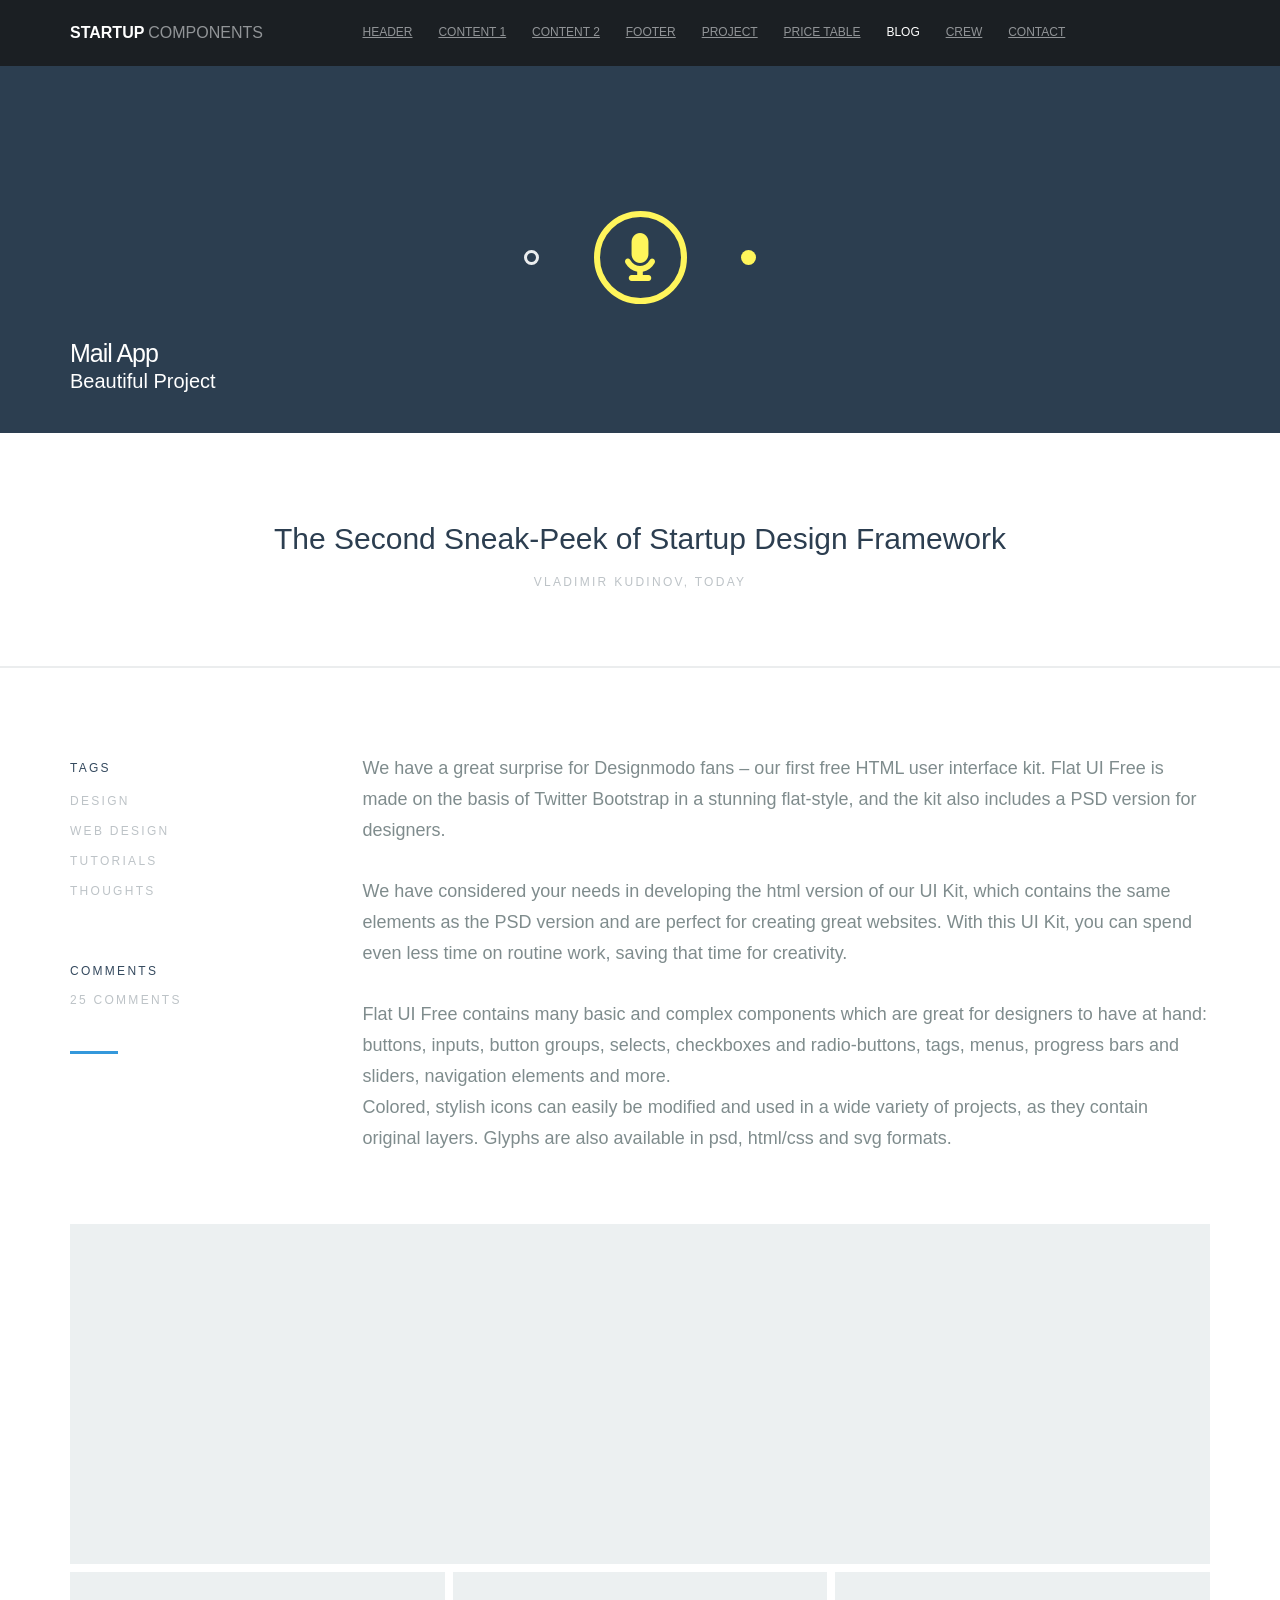
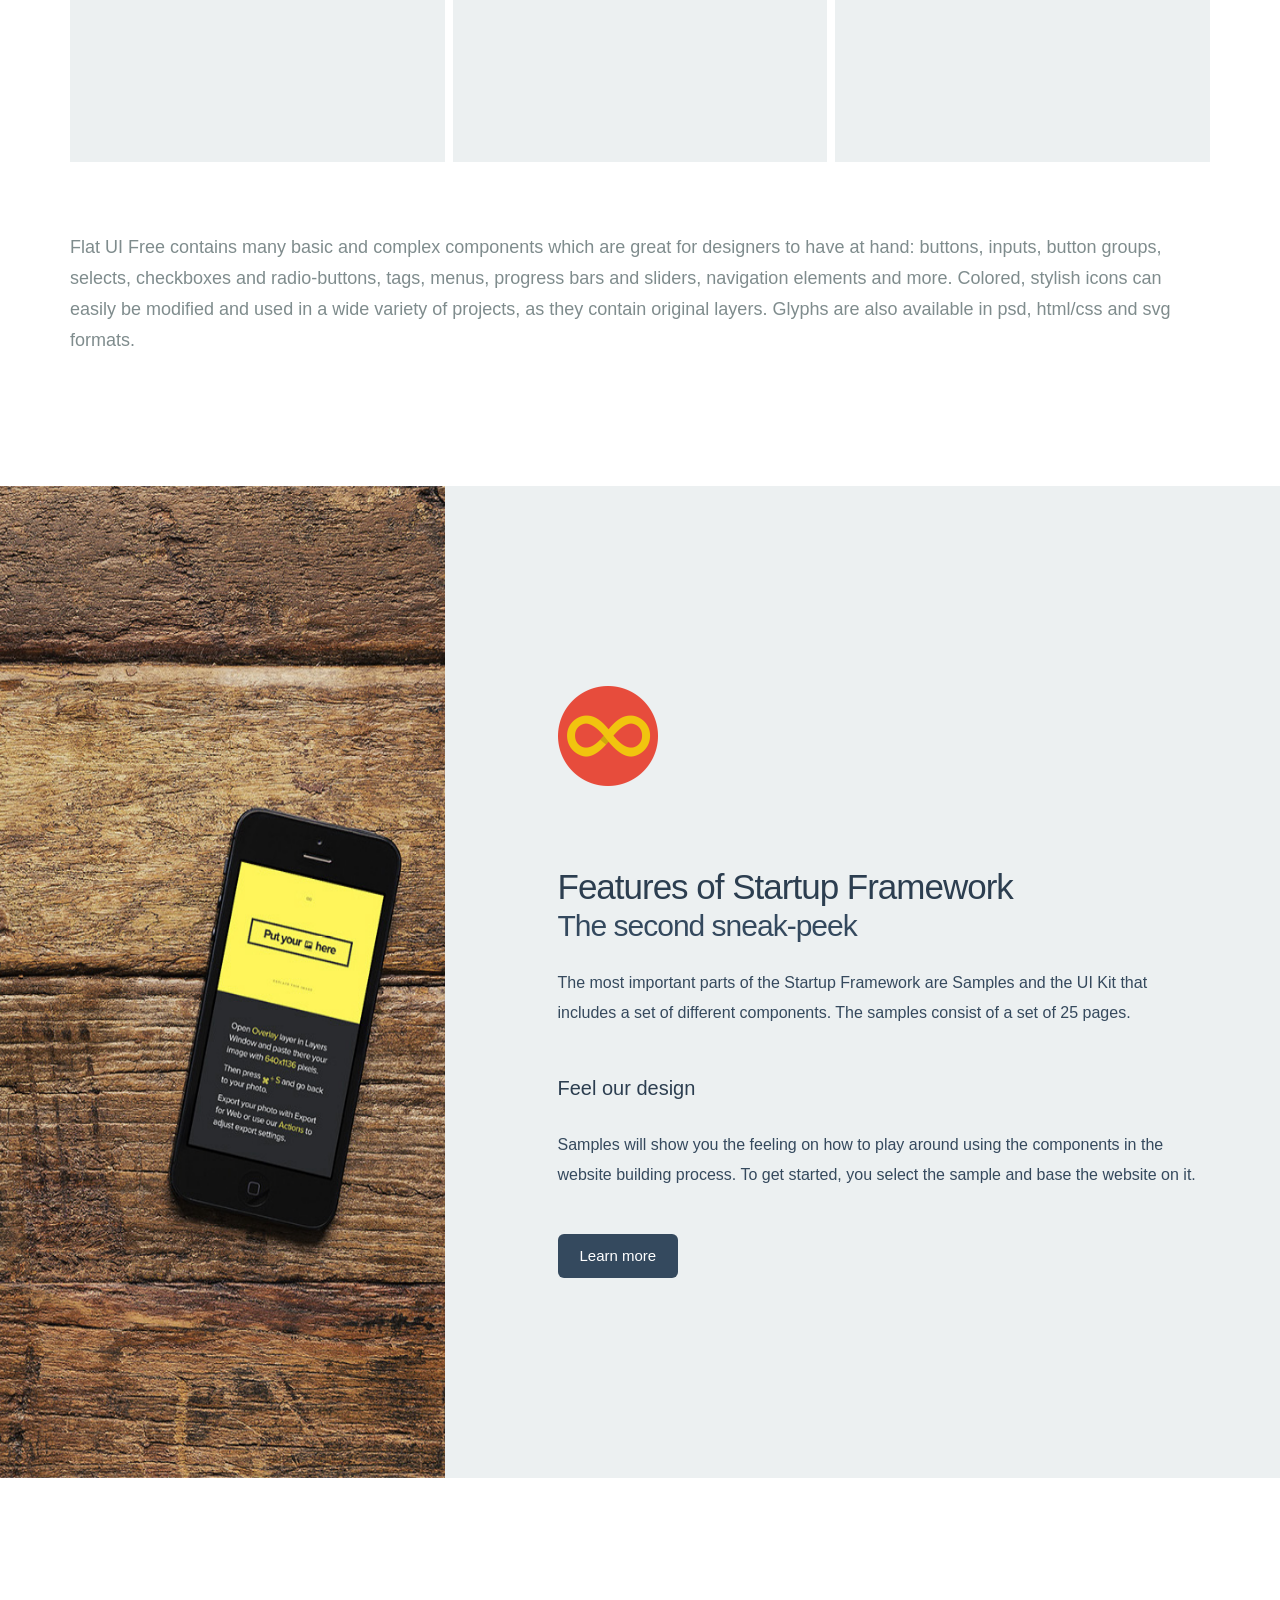
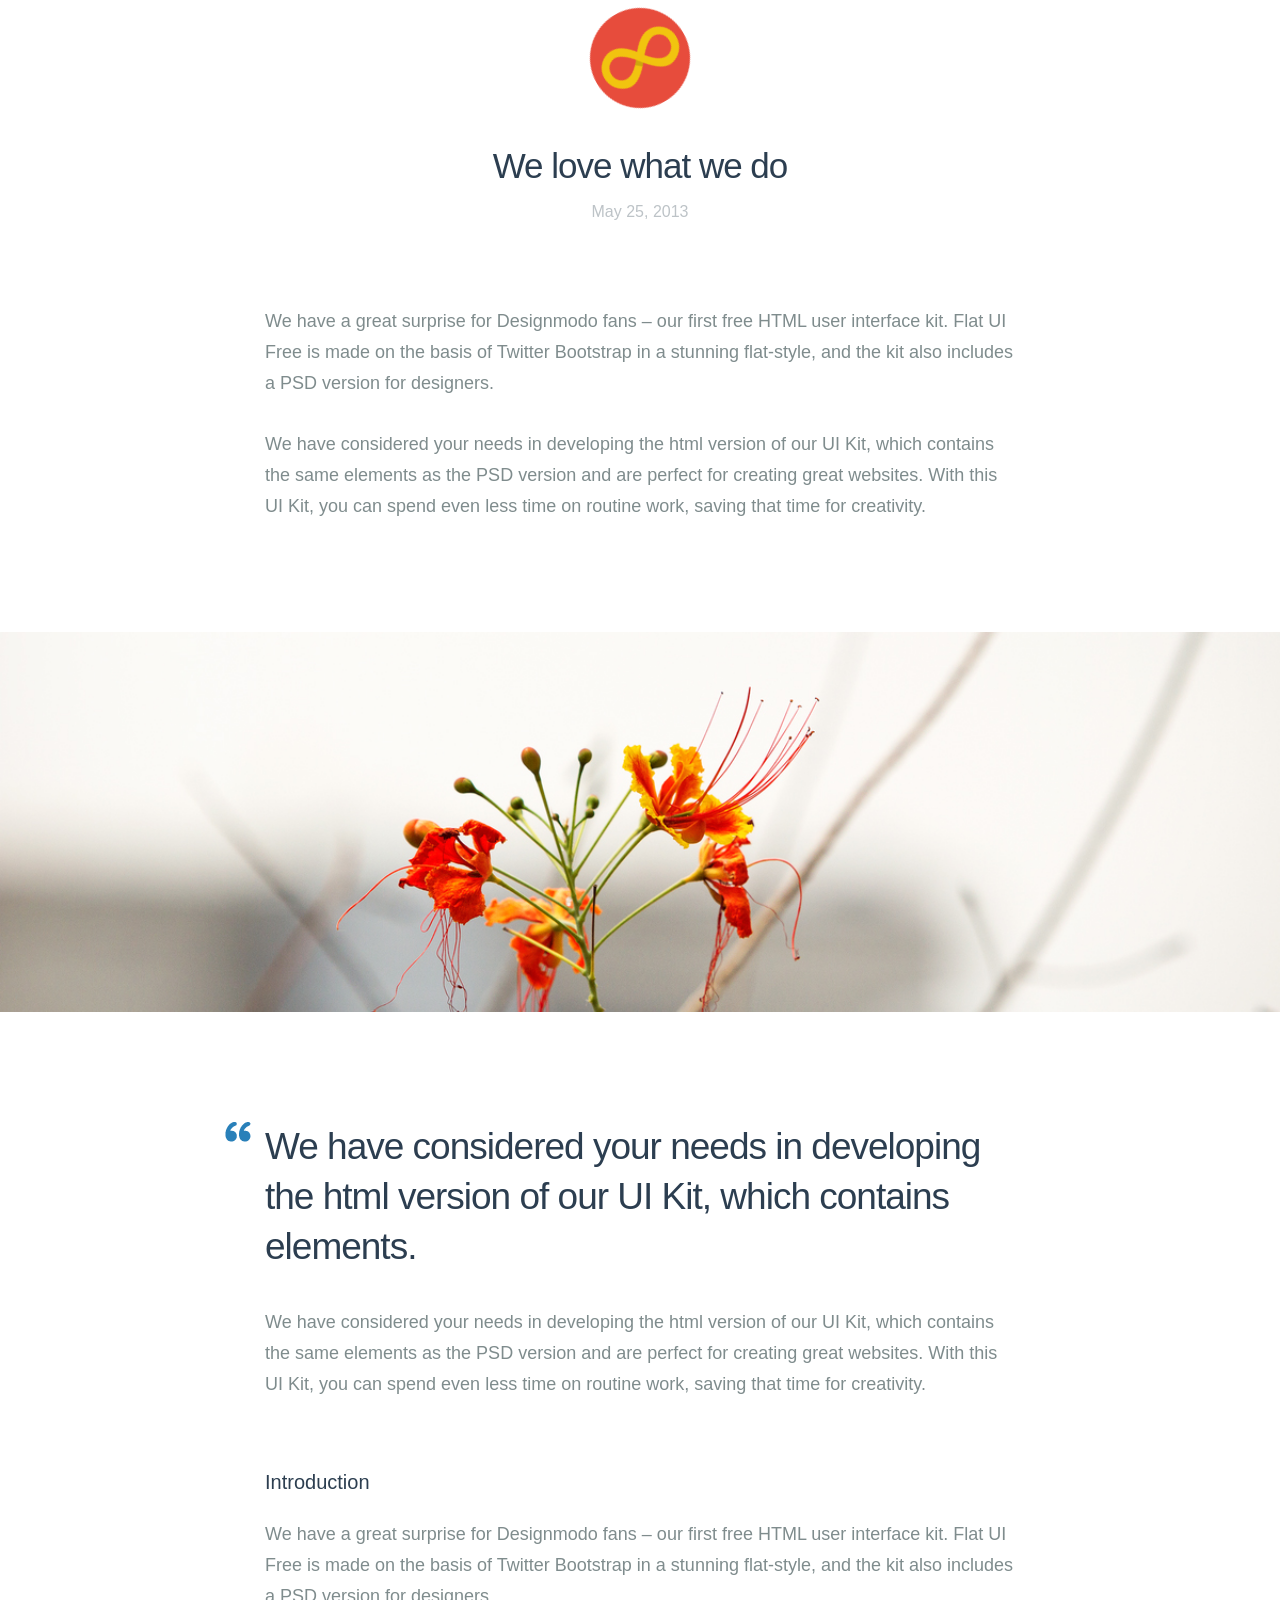
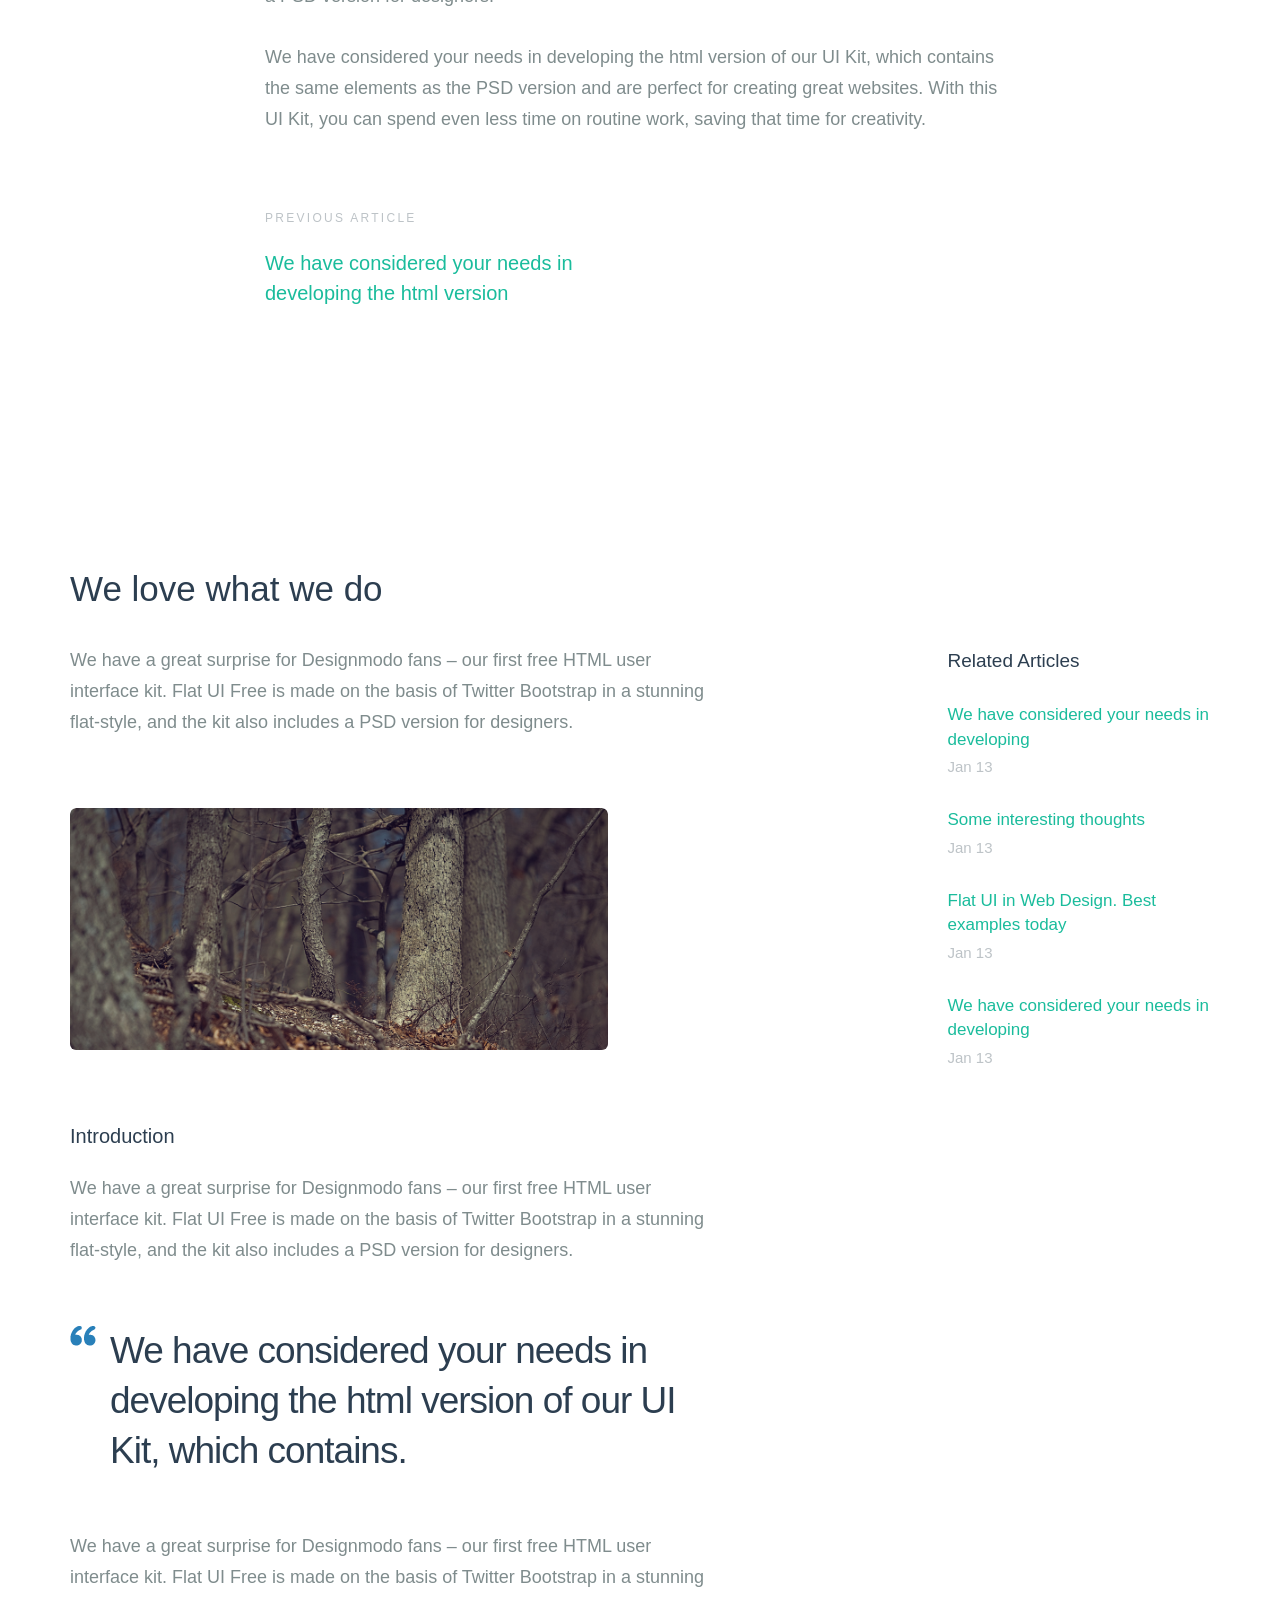
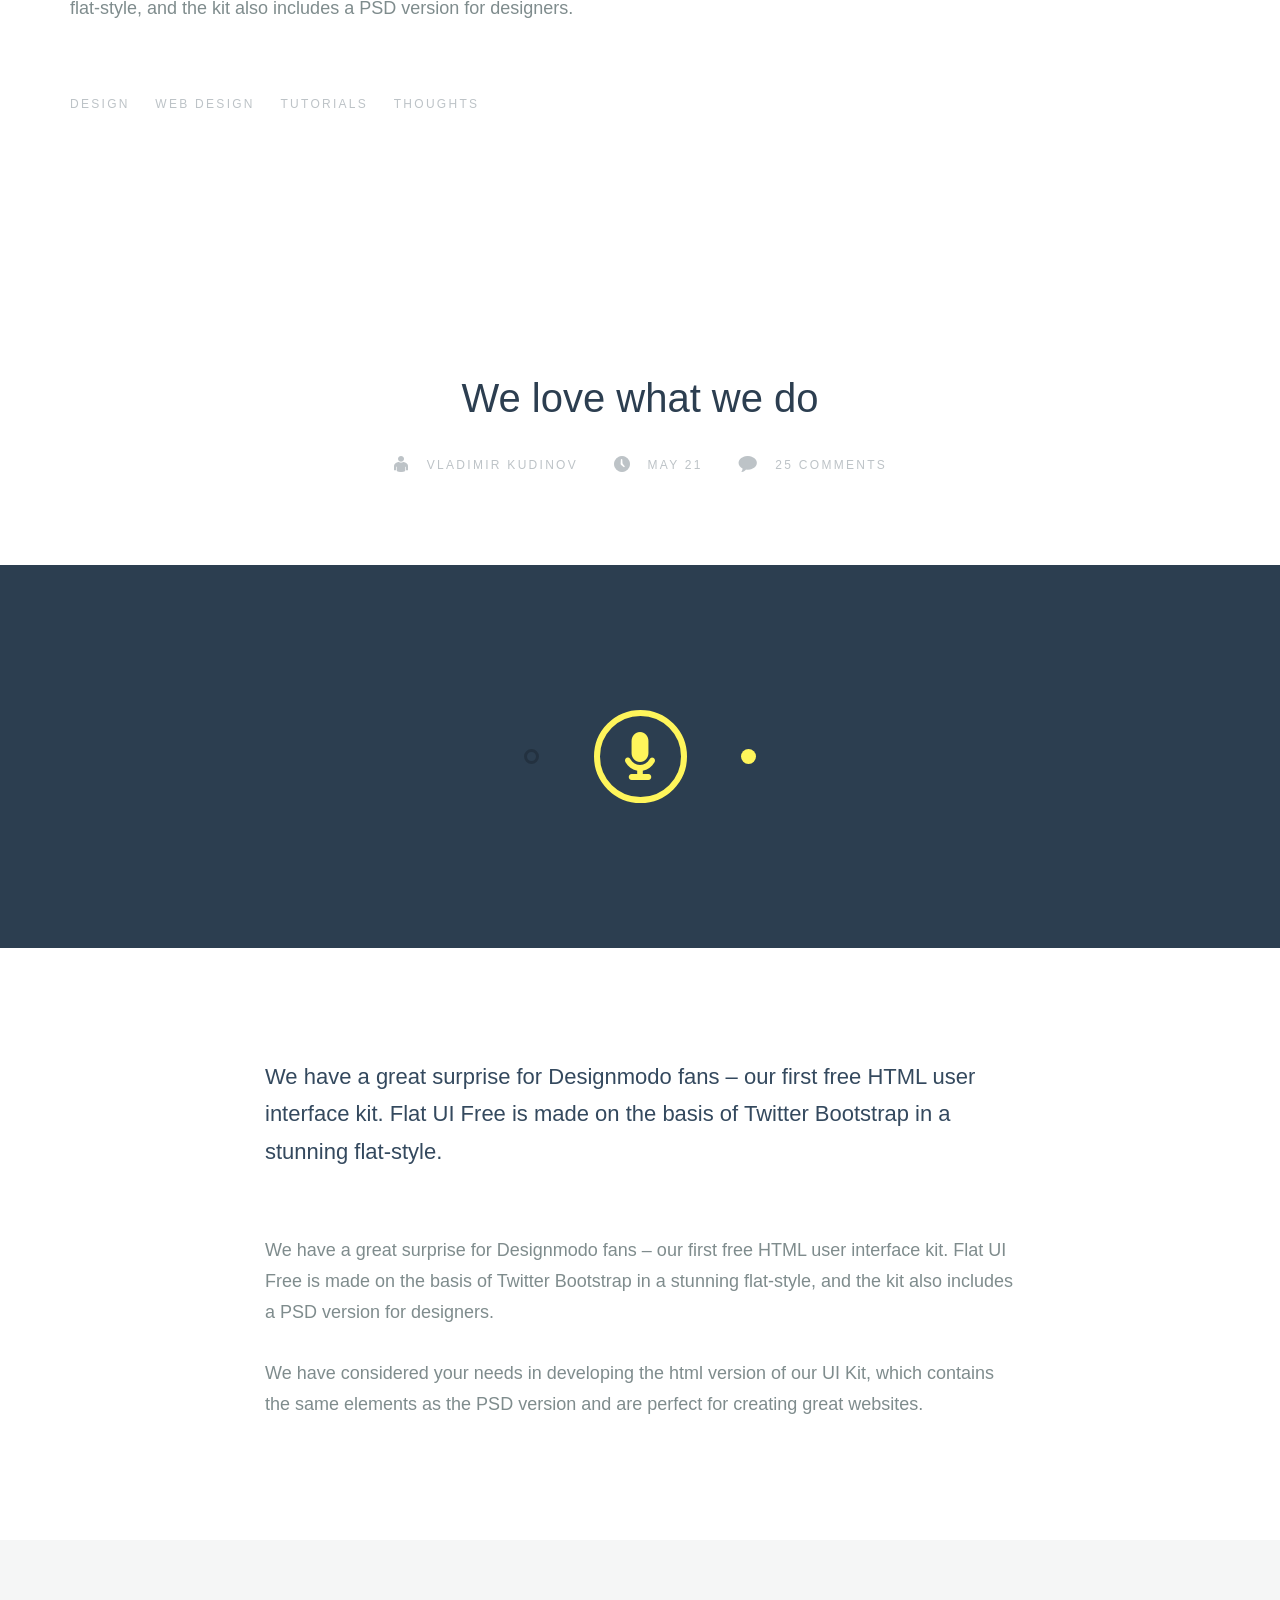
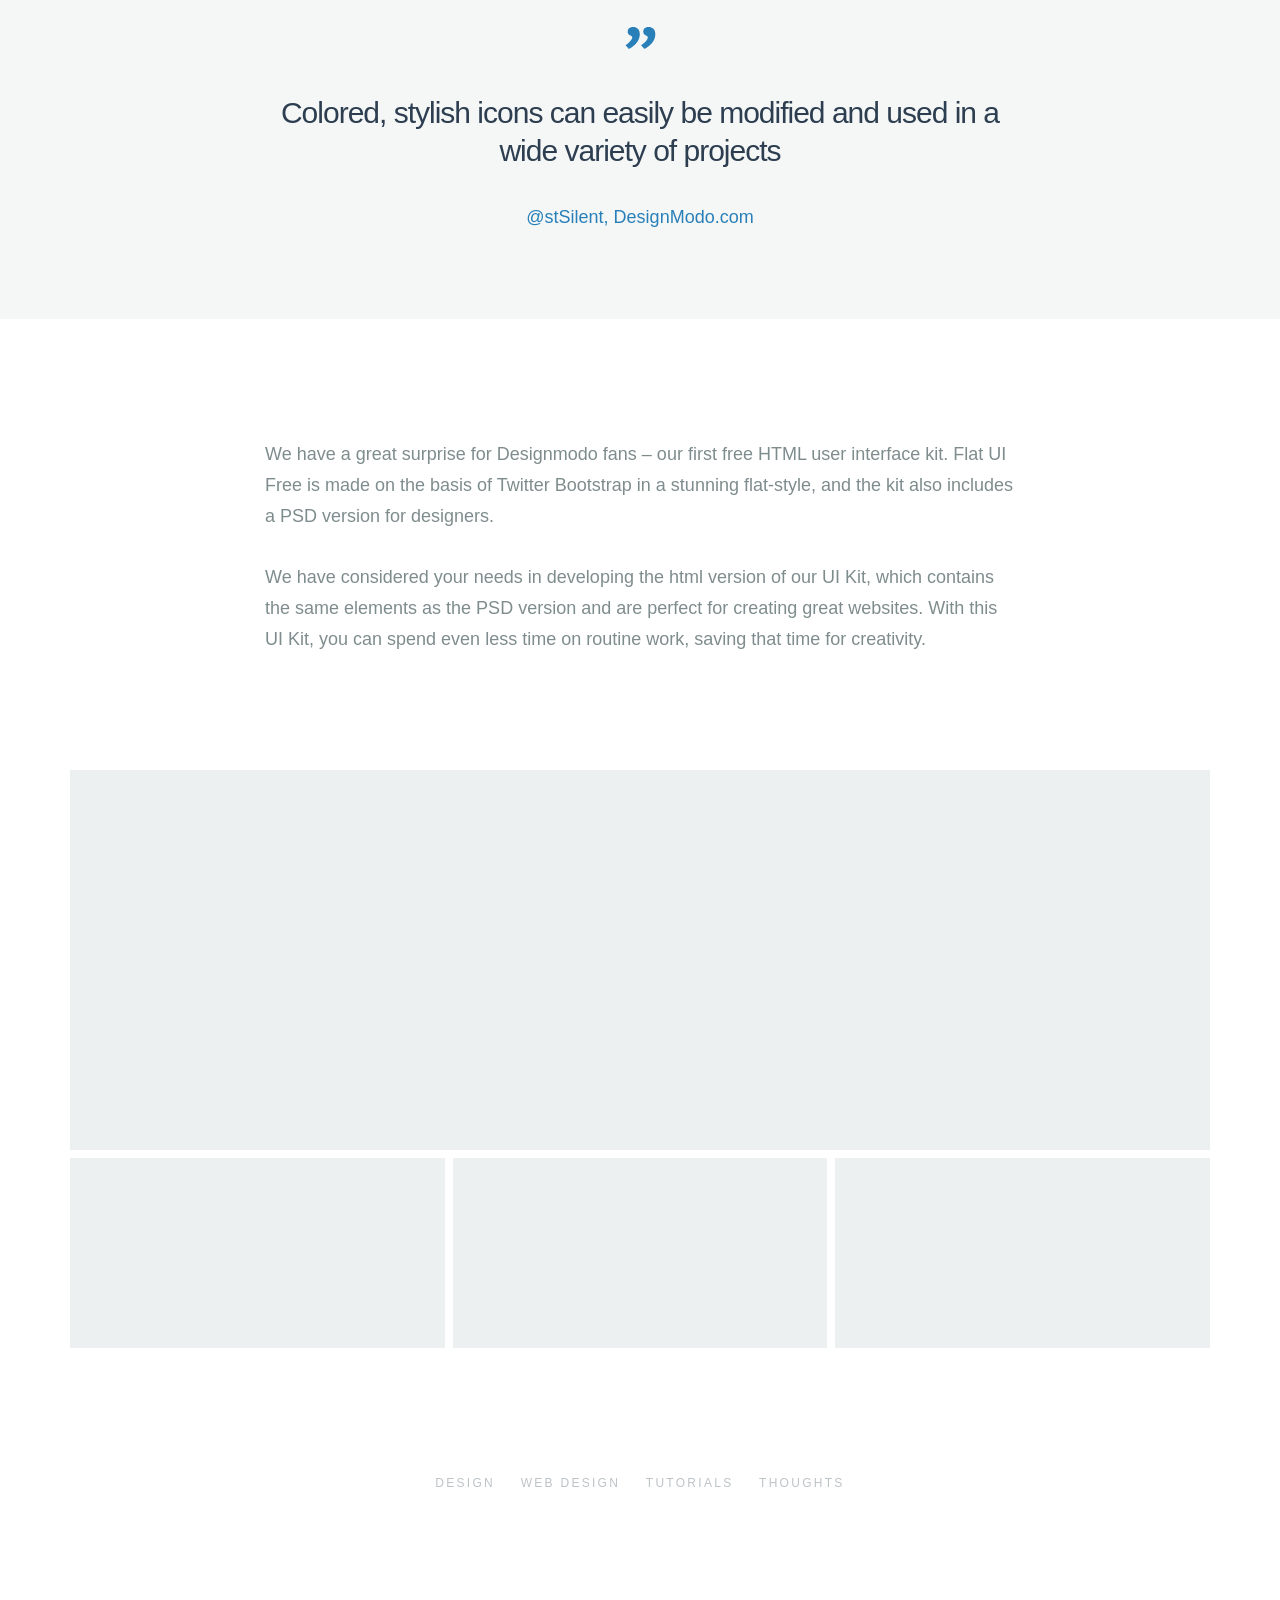
<file: ui-kit/ui-kit-blog/index.html>
<!DOCTYPE html>
<html lang="en">
  <head>
    <meta charset="utf-8">
    <title>Blog</title>
    <meta name="apple-mobile-web-app-capable" content="yes" />
    <meta name="viewport" content="width=device-width, initial-scale=1.0, maximum-scale=1.0, user-scalable=no" />
    <meta name="apple-mobile-web-app-status-bar-style" content="black" />
    <link rel="shortcut icon" href="../../flat-ui/images/favicon.ico">
    <link rel="stylesheet" href="../../flat-ui/bootstrap/css/bootstrap.css">
    <link rel="stylesheet" href="../../flat-ui/css/flat-ui.css">
    <!-- Using only with Flat-UI (free)-->
    <link rel="stylesheet" href="../../common-files/css/icon-font.css">
    <!-- end -->
    <link rel="stylesheet" href="../../common-files/css/animations.css">
    <link rel="stylesheet" href="../ui-kit-blog/css/ui-kit-styles.css">
  </head>
  <body>
    <nav class="dockbar navbar-fixed-top" id="header-dockbar">
      <menu class="main-menu">
        <div class="container">
          <div class="row">
            <a href="index.html" class="man-brand col-sm-3">
              <span class="logotype">Startup</span>
              <span class="doc-title">components</span>
            </a>
            <button id="open-close-menu" class="menu-btn btn-inverse"><span class="fui-list"></span>
            </button>
            <dl class="col-sm-8">
              <dd><a href="../ui-kit-header/index.html">header</a>
              </dd>
              <dd><a href="../ui-kit-content/index.html">content 1</a>
              </dd>
              <dd><a href="../ui-kit-content/index2.html">content 2</a>
              </dd>
              <dd><a href="../ui-kit-footer/index.html">footer</a>
              </dd>
              <dd><a href="../ui-kit-projects/index.html">project</a>
              </dd>
              <dd><a href="../ui-kit-price/index.html">price table</a>
              </dd>
              <dd><a class="active">blog</a>
              </dd>
              <dd><a href="../ui-kit-crew/index.html">crew</a>
              </dd>
              <dd><a href="../ui-kit-contacts/index.html">contact</a>
              </dd>
            </dl>
          </div>
        </div>
      </menu>
      <menu class="colapsed-menu">
        <dl>
          <dd><a href="../ui-kit-header/index.html">header</a>
          </dd>
          <dd><a href="../ui-kit-content/index.html">content 1</a>
          </dd>
          <dd><a href="../ui-kit-content/index2.html">content 2</a>
          </dd>
          <dd><a href="../ui-kit-footer/index.html">footer</a>
          </dd>
          <dd><a href="../ui-kit-projects/index.html">project</a>
          </dd>
          <dd><a href="../ui-kit-price/index.html">price table</a>
          </dd>
          <dd><a class="active">blog</a>
          </dd>
          <dd><a href="../ui-kit-crew/index.html">crew</a>
          </dd>
          <dd><a href="../ui-kit-contacts/index.html">contact</a>
          </dd>
        </dl>
      </menu>
    </nav>
    <div class="page-wrapper">
      <!-- blog-1 -->
      <section class="blog-1">
        <div id="b1-pt-1" class="page-transitions pt-perspective">
          <div class="pt-page pt-page-1 pt-page-current bg-midnight-blue">
            <div class="container">
              <div class="box-icon">
                <a class="pt-control-prev" href="#"></a>
                <span class="icon fui-mic"></span>
                <a class="pt-control-next" href="#"></a>
              </div>
              <div class="hero-unit">
                <h1>Mail App</h1>
                <p>Beautiful Project</p>
              </div>
            </div>
          </div>
          <div class="pt-page pt-page-2 bg-midnight-blue">
            <div class="container">
              <div class="box-icon">
                <a class="pt-control-prev" href="#"></a>
                <span class="icon fui-mic"></span>
                <a class="pt-control-next" href="#"></a>
              </div>
              <div class="hero-unit">
                <h1>Mail App</h1>
                <p>Beautiful Project</p>
              </div>
            </div>
          </div>
        </div>
        <div class="title">
          <div class="container">
            <h3>The Second Sneak-Peek of Startup Design Framework</h3>
            <div class="submitted">Vladimir kudinov, today</div>
          </div>
        </div>
        <div class="container">
          <div class="row">
            <div class="col-sm-3 links">
              <div class="tags">
                <h6>TAGS</h6>
                <ul>
                  <li><a href="#">design</a>
                  </li>
                  <li><a href="#">web design</a>
                  </li>
                  <li><a href="#">tutorials</a>
                  </li>
                  <li><a href="#">thoughts</a>
                  </li>
                </ul>
              </div>
              <div class="comments">
                <h6>COMMENTS</h6>
                <a href="#">25 comments</a>
              </div>
            </div>
            <div class="col-sm-9">
              <p>We have a great surprise for Designmodo fans – our first free HTML user interface kit. Flat UI Free is made on the basis of Twitter Bootstrap in a stunning flat-style, and the kit also includes a PSD version for designers.</p>
              <p>We have considered your needs in developing the html version of our UI Kit, which contains the same elements as the PSD version and are perfect for creating great websites. With this UI Kit, you can spend even less time on routine work,
                saving that time for creativity.</p>
              <p>Flat UI Free contains many basic and complex components which are great for designers to have at hand: buttons, inputs, button groups, selects, checkboxes and radio-buttons, tags, menus, progress bars and sliders, navigation elements and
                more.
                <br>Colored, stylish icons can easily be modified and used in a wide variety of projects, as they contain original layers. Glyphs are also available in psd, html/css and svg formats.</p>
            </div>
          </div>
          <div class="boxes">
            <div class="box-1"></div>
            <div class="box-2"></div>
            <div class="box-3"></div>
            <div class="box-4"></div>
          </div>
          <p>Flat UI Free contains many basic and complex components which are great for designers to have at hand: buttons, inputs, button groups, selects, checkboxes and radio-buttons, tags, menus, progress bars and sliders, navigation elements and more.
            Colored, stylish icons can easily be modified and used in a wide variety of projects, as they contain original layers. Glyphs are also available in psd, html/css and svg formats.</p>
        </div>
      </section>
      <!-- blog-2 -->
      <section class="blog-2">
        <div class="background hidden-xs">
          <div class="container">
            <div class="row">
              <div class="col-sm-4">
                <div>
                  <img src="../../common-files/img/Comp.jpg">
                </div>
              </div>
            </div>
          </div>
        </div>
        <div class="container">
          <div class="row">
            <div class="col-sm-7 col-sm-offset-5">
              <h3>
                    <img src="../../common-files/icons/Infinity-Loop@2x.png" width="100" height="100" alt="">
                    Features of Startup Framework
                </h3>
              <div class="promo">
                <h4>The second sneak-peek</h4>
                <p>The most important parts of the Startup Framework are Samples and the UI Kit that includes a set of different components. The samples consist of a set of 25 pages.</p>
              </div>
              <h6>Feel our design</h6>
              <p>Samples will show you the feeling on how to play around using the components in the website building process. To get started, you select the sample and base the website on it.</p>
              <p>
                <button class="btn btn-inverse">Learn more</button>
              </p>
            </div>
          </div>
        </div>
      </section>
      <!-- blog-3 -->
      <section class="blog-3">
        <div class="container">
          <div class="title">
            <img src="../../common-files/icons/Infinity-Loop@2x.png" width="100" height="100" alt="">
            <h3>We love what we do</h3>
            <div class="submitted">May 25, 2013</div>
          </div>
          <div class="row">
            <div class="col-sm-8 col-sm-offset-2">
              <p>We have a great surprise for Designmodo fans – our first free HTML user interface kit. Flat UI Free is made on the basis of Twitter Bootstrap in a stunning flat-style, and the kit also includes a PSD version for designers.</p>
              <p>We have considered your needs in developing the html version of our UI Kit, which contains the same elements as the PSD version and are perfect for creating great websites. With this UI Kit, you can spend even less time on routine work,
                saving that time for creativity.</p>
            </div>
          </div>
        </div>
        <div class="img"></div>
        <div class="container">
          <div class="row">
            <div class="col-sm-8 col-sm-offset-2">
              <div class="quote">We have considered your needs in developing the html version of our UI Kit, which contains elements.</div>
              <div class="promo">
                <p>We have considered your needs in developing the html version of our UI Kit, which contains the same elements as the PSD version and are perfect for creating great websites. With this UI Kit, you can spend even less time on routine work,
                  saving that time for creativity.</p>
              </div>
              <h6>Introduction</h6>
              <p>We have a great surprise for Designmodo fans – our first free HTML user interface kit. Flat UI Free is made on the basis of Twitter Bootstrap in a stunning flat-style, and the kit also includes a PSD version for designers.</p>
              <p>We have considered your needs in developing the html version of our UI Kit, which contains the same elements as the PSD version and are perfect for creating great websites. With this UI Kit, you can spend even less time on routine work,
                saving that time for creativity.</p>
            </div>
          </div>
          <div class="row">
            <div class="links col-sm-4 col-sm-offset-2">
              <h6>previous article</h6>
              <a href="#">We have considered your needs in developing the html version</a>
            </div>
          </div>
        </div>
      </section>
      <!-- blog-4 -->
      <section class="blog-4">
        <div class="container">
          <div class="row">
            <div class="col-sm-7">
              <h3>We love what we do</h3>
              <p>We have a great surprise for Designmodo fans – our first free HTML user interface kit. Flat UI Free is made on the basis of Twitter Bootstrap in a stunning flat-style, and the kit also includes a PSD version for designers.</p>
              <div class="img">
                <img src="../../common-files/img/NY_001.jpg" width="538" height="242" alt="">
              </div>
              <h6>Introduction</h6>
              <p>We have a great surprise for Designmodo fans – our first free HTML user interface kit. Flat UI Free is made on the basis of Twitter Bootstrap in a stunning flat-style, and the kit also includes a PSD version for designers.</p>
              <div class="quote">We have considered your needs in developing the html version of our UI Kit, which contains.</div>
              <p>We have a great surprise for Designmodo fans – our first free HTML user interface kit. Flat UI Free is made on the basis of Twitter Bootstrap in a stunning flat-style, and the kit also includes a PSD version for designers.</p>
              <div class="tags">
                <ul>
                  <li><a href="#">design</a>
                  </li>
                  <li><a href="#">web design</a>
                  </li>
                  <li><a href="#">tutorials</a>
                  </li>
                  <li><a href="#">thoughts</a>
                  </li>
                </ul>
              </div>
            </div>
            <div class="col-sm-3 col-sm-offset-2">
              <div class="related-articles">
                <h6>Related Articles</h6>
                <ul>
                  <li>
                    <a href="#">We have considered your needs in developing</a>
                    <div>Jan 13</div>
                  </li>
                  <li>
                    <a href="#">Some interesting thoughts</a>
                    <div>Jan 13</div>
                  </li>
                  <li>
                    <a href="#">Flat UI in Web Design. Best examples today</a>
                    <div>Jan 13</div>
                  </li>
                  <li>
                    <a href="#">We have considered your needs in developing</a>
                    <div>Jan 13</div>
                  </li>
                </ul>
              </div>
            </div>
          </div>
        </div>
      </section>
      <!-- blog-5 -->
      <section class="blog-5">
        <div class="title">
          <div class="container">
            <h3>We love what we do</h3>
            <div class="submitted">
              <span><span class="fui-user"></span> Vladimir kudinov</span>
              <span><span class="fui-time"></span> may 21</span>
              <span><span class="fui-round-bubble"></span> 25 comments</span>
            </div>
          </div>
        </div>
        <div id="b5-pt-2" class="page-transitions pt-perspective">
          <div class="pt-page pt-page-1 pt-page-current bg-midnight-blue">
            <div class="container">
              <div class="box-icon">
                <a class="pt-control-prev" href="#"></a>
                <span class="icon fui-mic"></span>
                <a class="pt-control-next" href="#"></a>
              </div>
            </div>
          </div>
          <div class="pt-page pt-page-2 bg-midnight-blue">
            <div class="container">
              <div class="box-icon">
                <a class="pt-control-prev" href="#"></a>
                <span class="icon fui-mic"></span>
                <a class="pt-control-next" href="#"></a>
              </div>
            </div>
          </div>
        </div>
        <div class="container">
          <div class="row">
            <div class="col-sm-8 col-sm-offset-2">
              <p class="lead">We have a great surprise for Designmodo fans – our first free HTML user interface kit. Flat UI Free is made on the basis of Twitter Bootstrap in a stunning flat-style.</p>
              <p>We have a great surprise for Designmodo fans – our first free HTML user interface kit. Flat UI Free is made on the basis of Twitter Bootstrap in a stunning flat-style, and the kit also includes a PSD version for designers.</p>
              <p>We have considered your needs in developing the html version of our UI Kit, which contains the same elements as the PSD version and are perfect for creating great websites.</p>
            </div>
          </div>
        </div>
        <div class="quote">
          <div class="container">
            <div class="row">
              <div class="col-sm-8 col-sm-offset-2">Colored, stylish icons can easily be modified and used in a wide variety of projects
                <div class="author">@stSilent, DesignModo.com</div>
              </div>
            </div>
          </div>
        </div>
        <div class="container">
          <div class="row">
            <div class="col-sm-8 col-sm-offset-2">
              <p>We have a great surprise for Designmodo fans – our first free HTML user interface kit. Flat UI Free is made on the basis of Twitter Bootstrap in a stunning flat-style, and the kit also includes a PSD version for designers.</p>
              <p>We have considered your needs in developing the html version of our UI Kit, which contains the same elements as the PSD version and are perfect for creating great websites. With this UI Kit, you can spend even less time on routine work,
                saving that time for creativity.</p>
            </div>
          </div>
          <div class="boxes">
            <div class="box-1"></div>
            <div class="box-2"></div>
            <div class="box-3"></div>
            <div class="box-4"></div>
          </div>
          <div class="tags">
            <ul>
              <li><a href="#">design</a>
              </li>
              <li><a href="#">web design</a>
              </li>
              <li><a href="#">tutorials</a>
              </li>
              <li><a href="#">thoughts</a>
              </li>
            </ul>
          </div>
        </div>
      </section>
    </div>
    <!-- Placed at the end of the document so the pages load faster -->
    <script src="../../common-files/js/jquery-1.10.2.min.js"></script>
    <script src="../../flat-ui/js/bootstrap.min.js"></script>
    <script src="../../common-files/js/modernizr.custom.js"></script>
    <script src="../../common-files/js/page-transitions.js"></script>
    <script src="../../common-files/js/startup-kit.js"></script>
  </body>
</html>
</file>
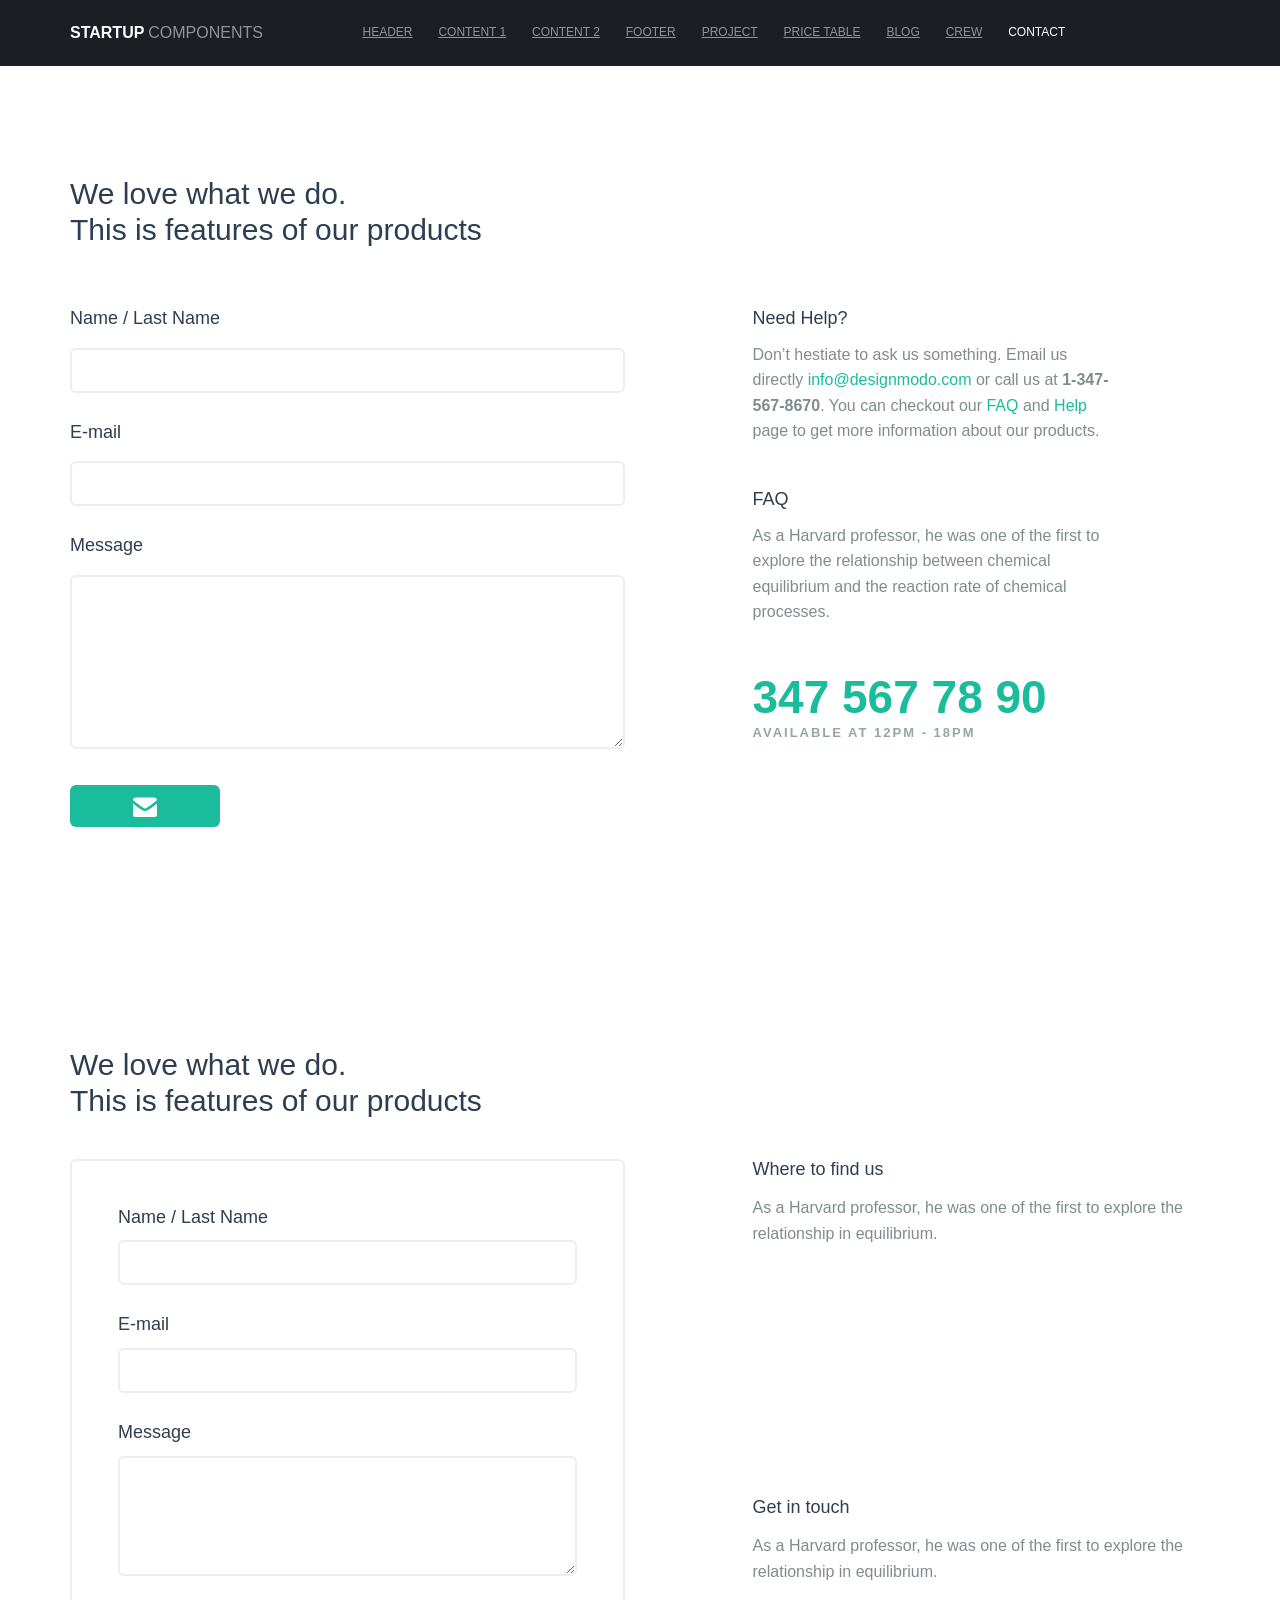
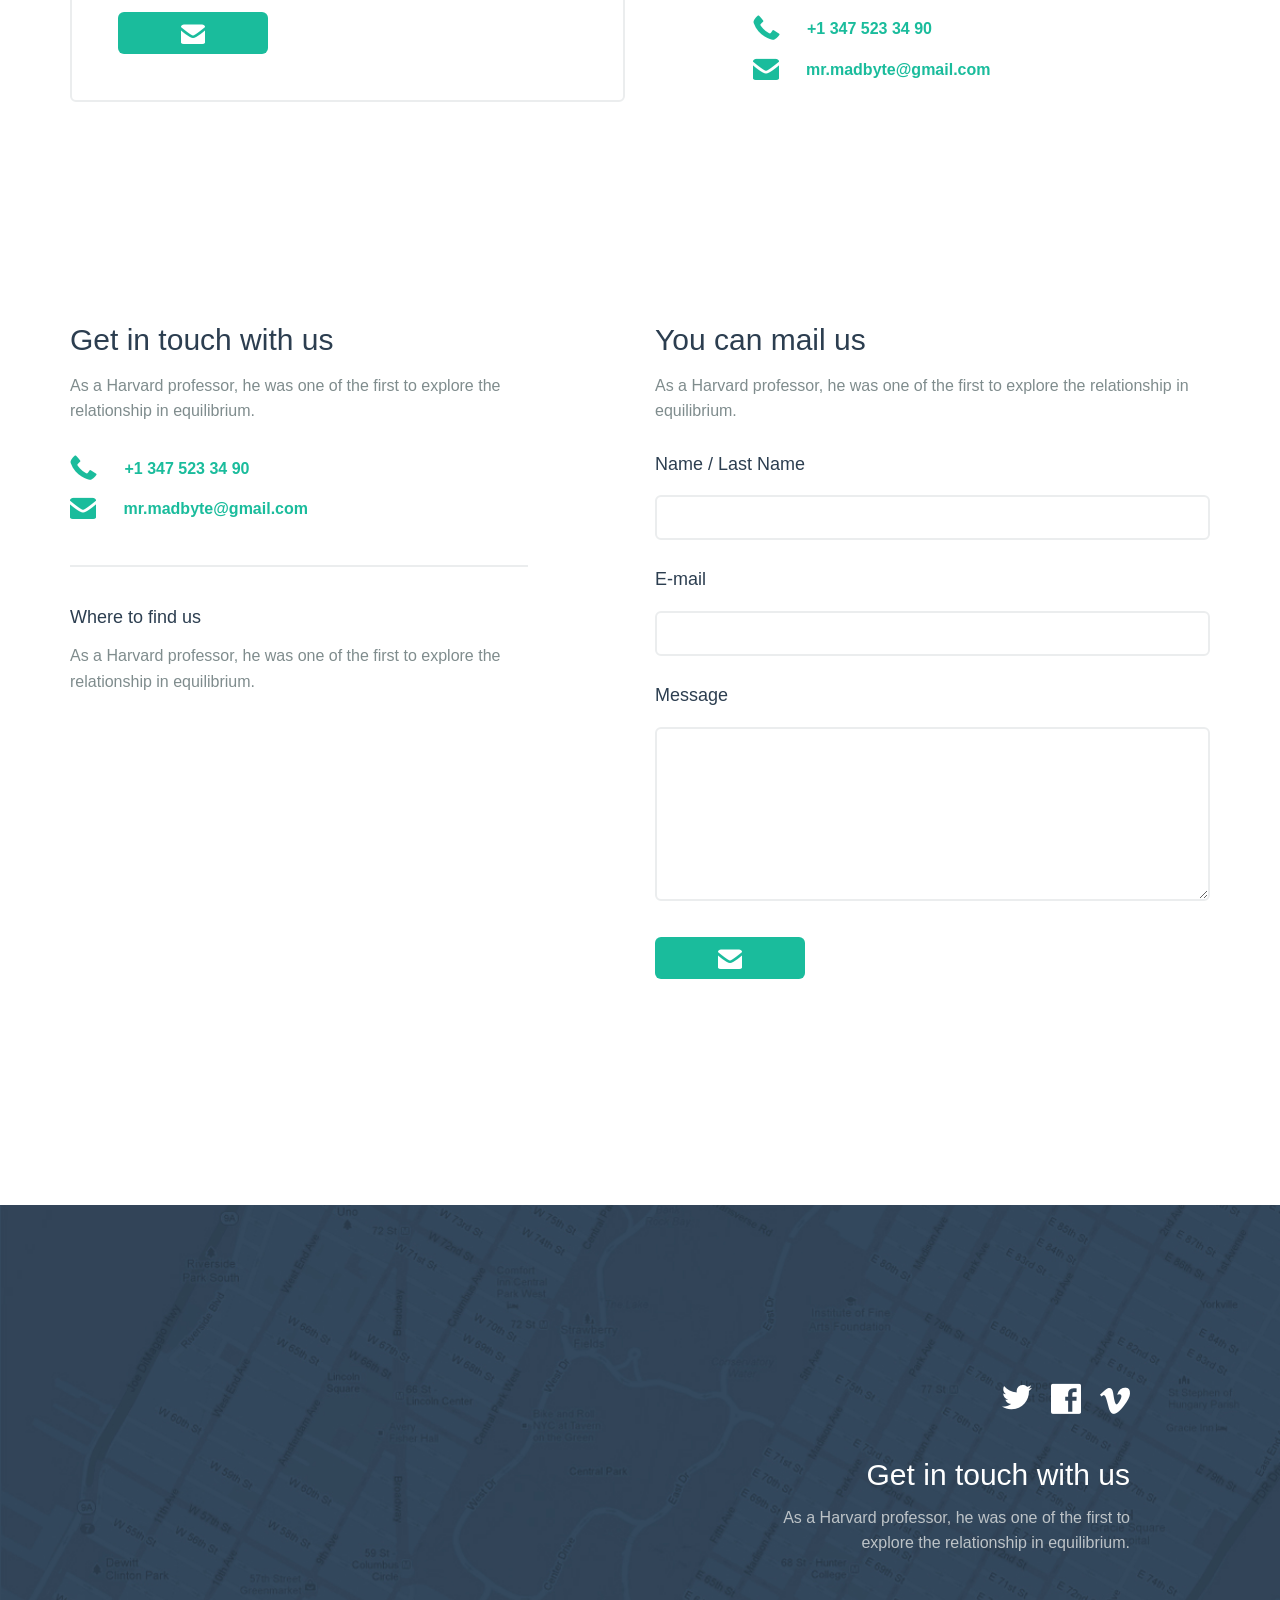
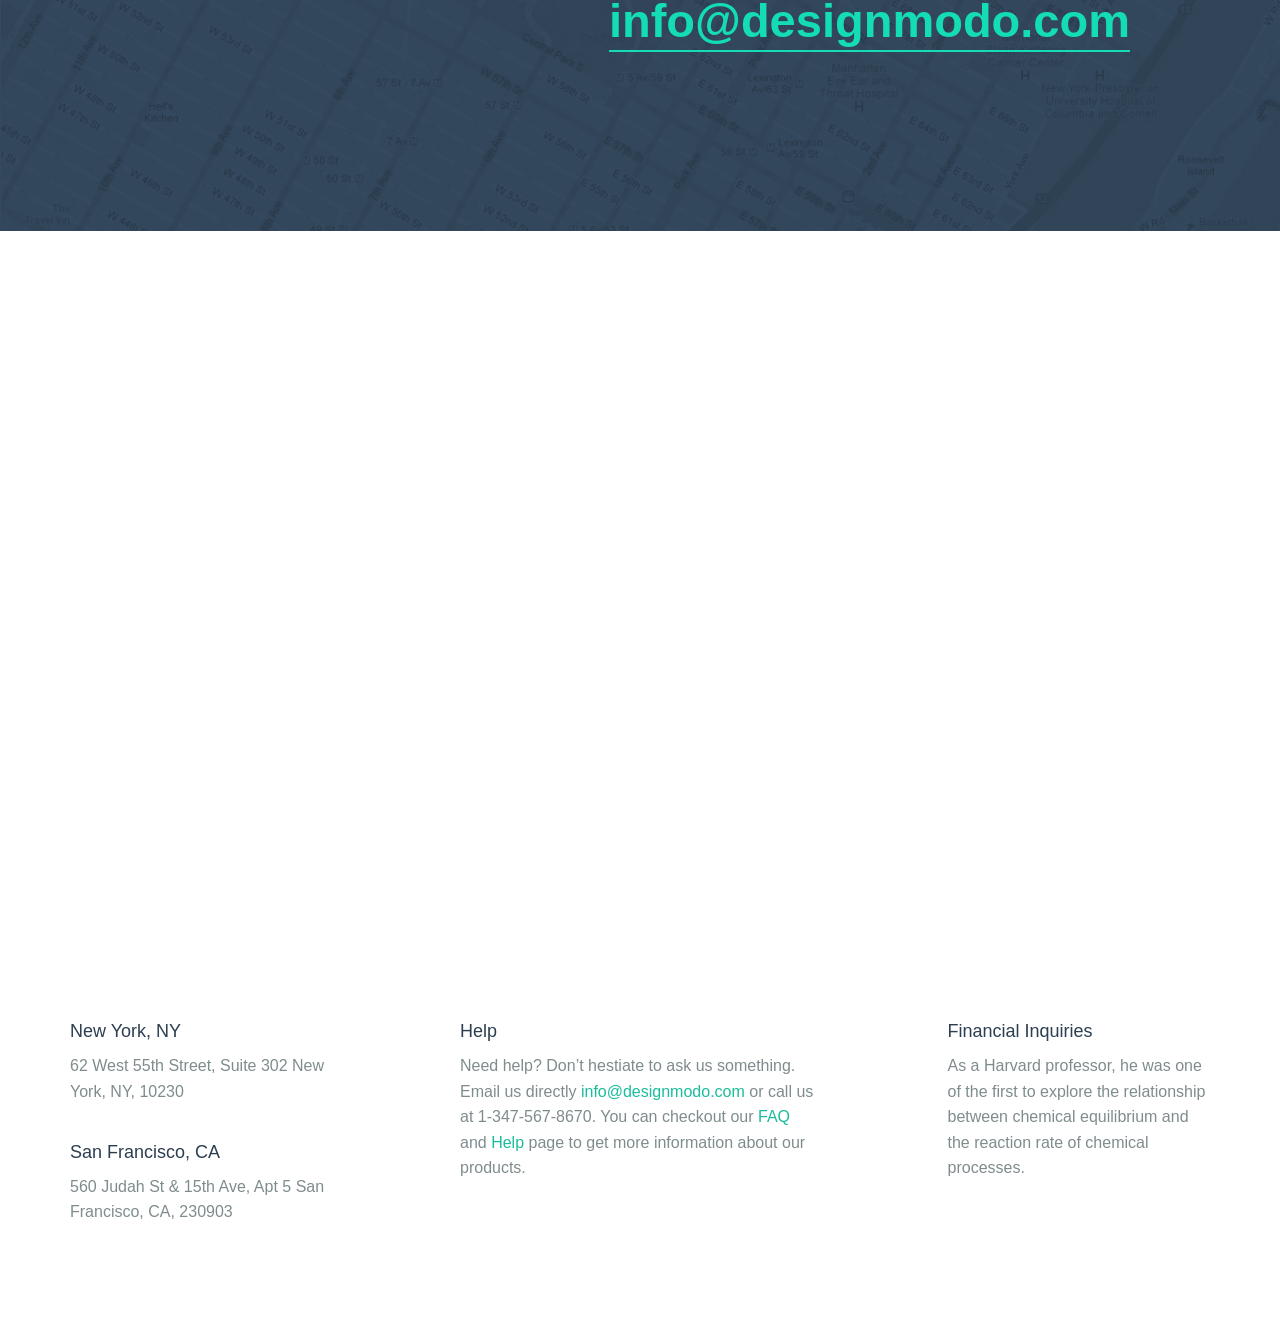
<file: ui-kit/ui-kit-contacts/index.html>
<!DOCTYPE html>
<html lang="en">
  <head>
    <meta charset="utf-8">
    <title>Contacts</title>
    <meta name="apple-mobile-web-app-capable" content="yes" />
    <meta name="viewport" content="width=device-width, initial-scale=1.0, maximum-scale=1.0, user-scalable=no" />
    <meta name="apple-mobile-web-app-status-bar-style" content="black" />
    <link rel="shortcut icon" href="../../flat-ui/images/favicon.ico">
    <link rel="stylesheet" href="../../flat-ui/bootstrap/css/bootstrap.css">
    <link rel="stylesheet" href="../../flat-ui/css/flat-ui.css">
    <!-- Using only with Flat-UI (free)-->
    <link rel="stylesheet" href="../../common-files/css/icon-font.css">
    <!-- end -->
    <link rel="stylesheet" href="../ui-kit-contacts/css/ui-kit-styles.css">
  </head>
  <body>
    <nav class="dockbar navbar-fixed-top" id="header-dockbar">
      <menu class="main-menu">
        <div class="container">
          <div class="row">
            <a href="index.html" class="man-brand col-sm-3">
              <span class="logotype">Startup</span>
              <span class="doc-title">components</span>
            </a>
            <button id="open-close-menu" class="menu-btn btn-inverse"><span class="fui-list"></span>
            </button>
            <dl class="col-sm-8">
              <dd><a href="../ui-kit-header/index.html">header</a>
              </dd>
              <dd><a href="../ui-kit-content/index.html">content 1</a>
              </dd>
              <dd><a href="../ui-kit-content/index2.html">content 2</a>
              </dd>
              <dd><a href="../ui-kit-footer/index.html">footer</a>
              </dd>
              <dd><a href="../ui-kit-projects/index.html">project</a>
              </dd>
              <dd><a href="../ui-kit-price/index.html">price table</a>
              </dd>
              <dd><a href="../ui-kit-blog/index.html">blog</a>
              </dd>
              <dd><a href="../ui-kit-crew/index.html">crew</a>
              </dd>
              <dd><a class="active">contact</a>
              </dd>
            </dl>
          </div>
        </div>
      </menu>
      <menu class="colapsed-menu">
        <dl>
          <dd><a href="../ui-kit-header/index.html">header</a>
          </dd>
          <dd><a href="../ui-kit-content/index.html">content 1</a>
          </dd>
          <dd><a href="../ui-kit-content/index2.html">content 2</a>
          </dd>
          <dd><a href="../ui-kit-footer/index.html">footer</a>
          </dd>
          <dd><a href="../ui-kit-projects/index.html">project</a>
          </dd>
          <dd><a href="../ui-kit-price/index.html">price table</a>
          </dd>
          <dd><a href="../ui-kit-blog/index.html">blog</a>
          </dd>
          <dd><a href="../ui-kit-crew/index.html">crew</a>
          </dd>
          <dd><a class="active">contact</a>
          </dd>
        </dl>
      </menu>
    </nav>
    <div class="page-wrapper">
      <!-- contacts-1 -->
      <section class="contacts-1">
        <div class="container">
          <div class="row">
            <div class="col-sm-8">
              <h3>We love what we do. <br> This is features of our products</h3>
            </div>
          </div>
          <div class="row">
            <div class="col-sm-6">
              <form>
                <label class="h6">Name / Last Name</label>
                <input type="text" class="form-control">
                <label class="h6">E-mail</label>
                <input type="text" class="form-control">
                <label class="h6">Message</label>
                <textarea rows="7" class="form-control"></textarea>
                <button type="submit" class="btn btn-primary"><span class="fui-mail"></span>
                </button>
              </form>
            </div>
            <div class="col-sm-4 col-sm-offset-1">
              <div class="additional">
                <h6>Need Help?</h6>
                <p>Don’t hestiate to ask us something. Email us directly <a href="#">info@designmodo.com</a> or call us at <b>1-347-567-8670</b>. You can checkout our <a href="#">FAQ</a> and <a href="#">Help</a> page to get more information about our products.</p>
              </div>
              <div class="additional">
                <h6>FAQ</h6>
                <p>As a Harvard professor, he was one of the first to explore the relationship between chemical equilibrium and the reaction rate of chemical processes.</p>
              </div>
              <div class="phone">
                <big>347 567 78 90</big>
AVAILABLE AT 12PM - 18PM
              </div>
            </div>
          </div>
        </div>
      </section>
      <!-- contacts-2 -->
      <section class="contacts-2">
        <div class="container">
          <div class="row">
            <div class="col-sm-8">
              <h3>We love what we do. <br> This is features of our products</h3>
            </div>
          </div>
          <div class="row">
            <div class="col-sm-6">
              <form>
                <label class="h6">Name / Last Name</label>
                <input type="text" class="form-control">
                <label class="h6">E-mail</label>
                <input type="text" class="form-control">
                <label class="h6">Message</label>
                <textarea rows="7" class="form-control"></textarea>
                <button type="submit" class="btn btn-primary"><span class="fui-mail"></span>
                </button>
              </form>
            </div>
            <div class="col-sm-5 col-sm-offset-1">
              <h6>Where to find us</h6>
              <p>As a Harvard professor, he was one of the first to explore the relationship in equilibrium.</p>
              <div class="map">
                <!--map-->
                <iframe width="100%" height="100%" frameborder="0" scrolling="no" marginheight="0" marginwidth="0" src="https://maps.google.com/?ie=UTF8&amp;t=m&amp;ll=40.714353,-74.005973&amp;spn=0.04554,0.072956&amp;z=12&amp;output=embed"></iframe>
              </div>
              <h6>Get in touch</h6>
              <p>As a Harvard professor, he was one of the first to explore the relationship in equilibrium.</p>
              <div class="links">
                <a href="#"><span class="fui-phone"></span> +1 347 523 34 90</a>
                <br>
                <a href="#"><span class="fui-mail"></span> mr.madbyte@gmail.com</a>
              </div>
            </div>
          </div>
        </div>
      </section>
      <!-- contacts-3 -->
      <section class="contacts-3">
        <div class="container">
          <div class="row">
            <div class="col-sm-5">
              <h3>Get in touch with us</h3>
              <p>As a Harvard professor, he was one of the first to explore the relationship in equilibrium.</p>
              <div class="links">
                <a href="#"><span class="fui-phone"></span> +1 347 523 34 90</a>
                <br>
                <a href="#"><span class="fui-mail"></span> mr.madbyte@gmail.com</a>
              </div>
              <h6>Where to find us</h6>
              <p>As a Harvard professor, he was one of the first to explore the relationship in equilibrium.</p>
              <div class="map">
                <!--map-->
                <iframe width="100%" height="100%" frameborder="0" scrolling="no" marginheight="0" marginwidth="0" src="https://maps.google.com/?ie=UTF8&amp;t=m&amp;ll=40.714353,-74.005973&amp;spn=0.04554,0.072956&amp;z=12&amp;output=embed"></iframe>
              </div>
            </div>
            <div class="col-sm-6 col-sm-offset-1">
              <h3>You can mail us</h3>
              <p>As a Harvard professor, he was one of the first to explore the relationship in equilibrium.</p>
              <form>
                <label class="h6">Name / Last Name</label>
                <input type="text" class="form-control">
                <label class="h6">E-mail</label>
                <input type="text" class="form-control">
                <label class="h6">Message</label>
                <textarea rows="7" class="form-control"></textarea>
                <button type="submit" class="btn btn-primary"><span class="fui-mail"></span>
                </button>
              </form>
            </div>
          </div>
        </div>
      </section>
      <div class="delimiter-big"></div>
      <!-- contacts-4 -->
      <section class="contacts-4">
        <div class="container">
          <div class="content">
            <div class="social-btns">
              <a href="#">
                <div class="fui-twitter"></div>
                <div class="fui-twitter"></div>
              </a>
              <a href="#">
                <div class="fui-facebook"></div>
                <div class="fui-facebook"></div>
              </a>
              <a href="#">
                <div class="fui-vimeo"></div>
                <div class="fui-vimeo"></div>
              </a>
            </div>
            <h3>Get in touch with us</h3>
            <p>As a Harvard professor, he was one of the first to
              <br class="hidden-phone">explore the relationship in equilibrium.</p>
            <div class="links">
              <a href="#">info@designmodo.com</a>
            </div>
          </div>
        </div>
      </section>
      <div class="delimiter-big"></div>
      <!-- contacts-5 -->
      <section class="contacts-5">
        <div class="map">
          <!--map-->
          <iframe width="100%" height="100%" frameborder="0" scrolling="no" marginheight="0" marginwidth="0" src="https://maps.google.com/?ie=UTF8&amp;t=m&amp;ll=40.714353,-74.005973&amp;spn=0.04554,0.072956&amp;z=12&amp;output=embed"></iframe>
        </div>
        <div class="container">
          <div class="row">
            <div class="col-sm-3">
              <div class="box box-first">
                <h6>New York, NY</h6>
                <p>62 West 55th Street, Suite 302 New York, NY, 10230</p>
              </div>
              <br class="hidden-xs">
              <div class="box">
                <h6>San Francisco, CA</h6>
                <p>560 Judah St &amp; 15th Ave, Apt 5 San Francisco, CA, 230903</p>
              </div>
            </div>
            <div class="col-sm-4 col-sm-offset-1 box">
              <h6>Help</h6>
              <p>Need help? Don’t hestiate to ask us something. Email us directly <a href="#">info@designmodo.com</a> or call us at 1-347-567-8670. You can checkout our <a href="#">FAQ</a> and <a href="#">Help</a> page to get more information about our products.</p>
            </div>
            <div class="col-sm-3 col-sm-offset-1 box">
              <h6>Financial Inquiries</h6>
              <p>As a Harvard professor, he was one of the first to explore the relationship between chemical equilibrium and the reaction rate of chemical processes.</p>
            </div>
          </div>
        </div>
      </section>
    </div>
    <!-- Placed at the end of the document so the pages load faster -->
    <script src="../../common-files/js/jquery-1.10.2.min.js"></script>
    <script src="../../flat-ui/js/bootstrap.min.js"></script>
    <script src="../../common-files/js/startup-kit.js"></script>
  </body>
</html>
</file>
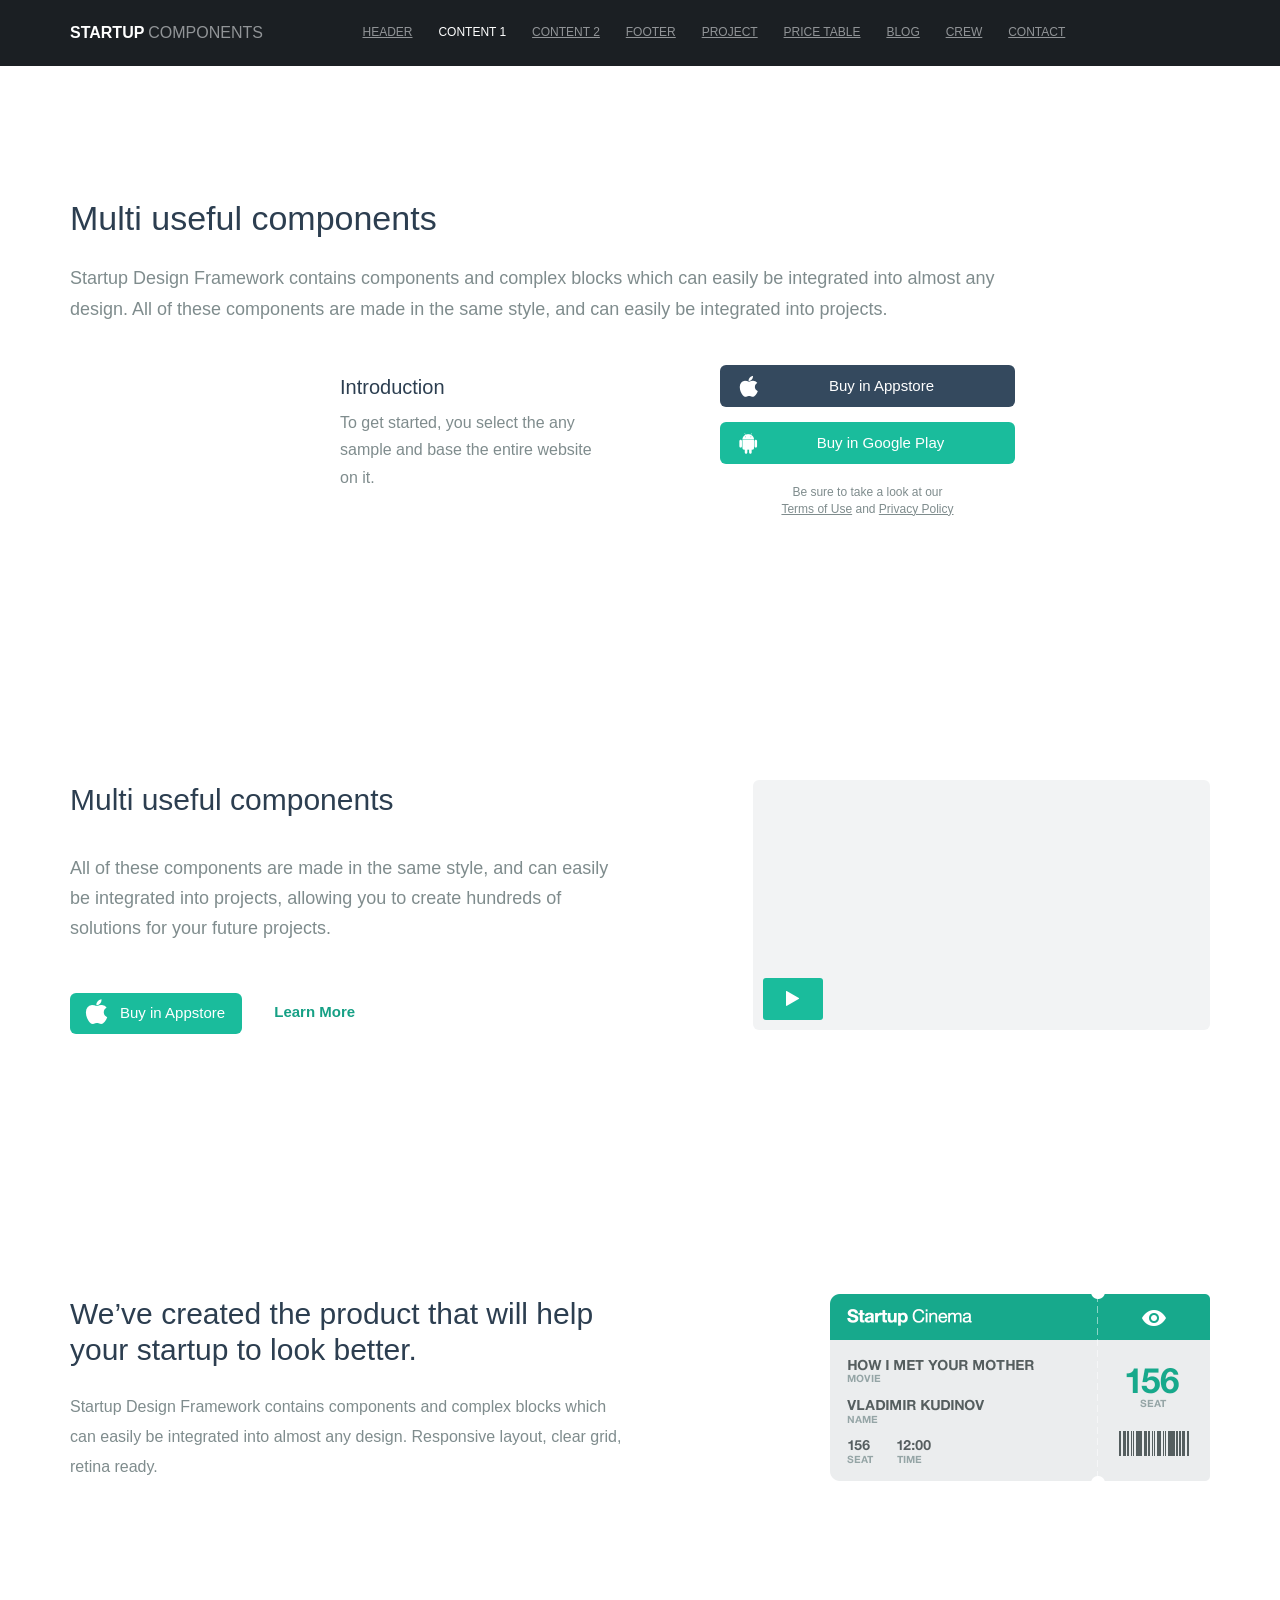
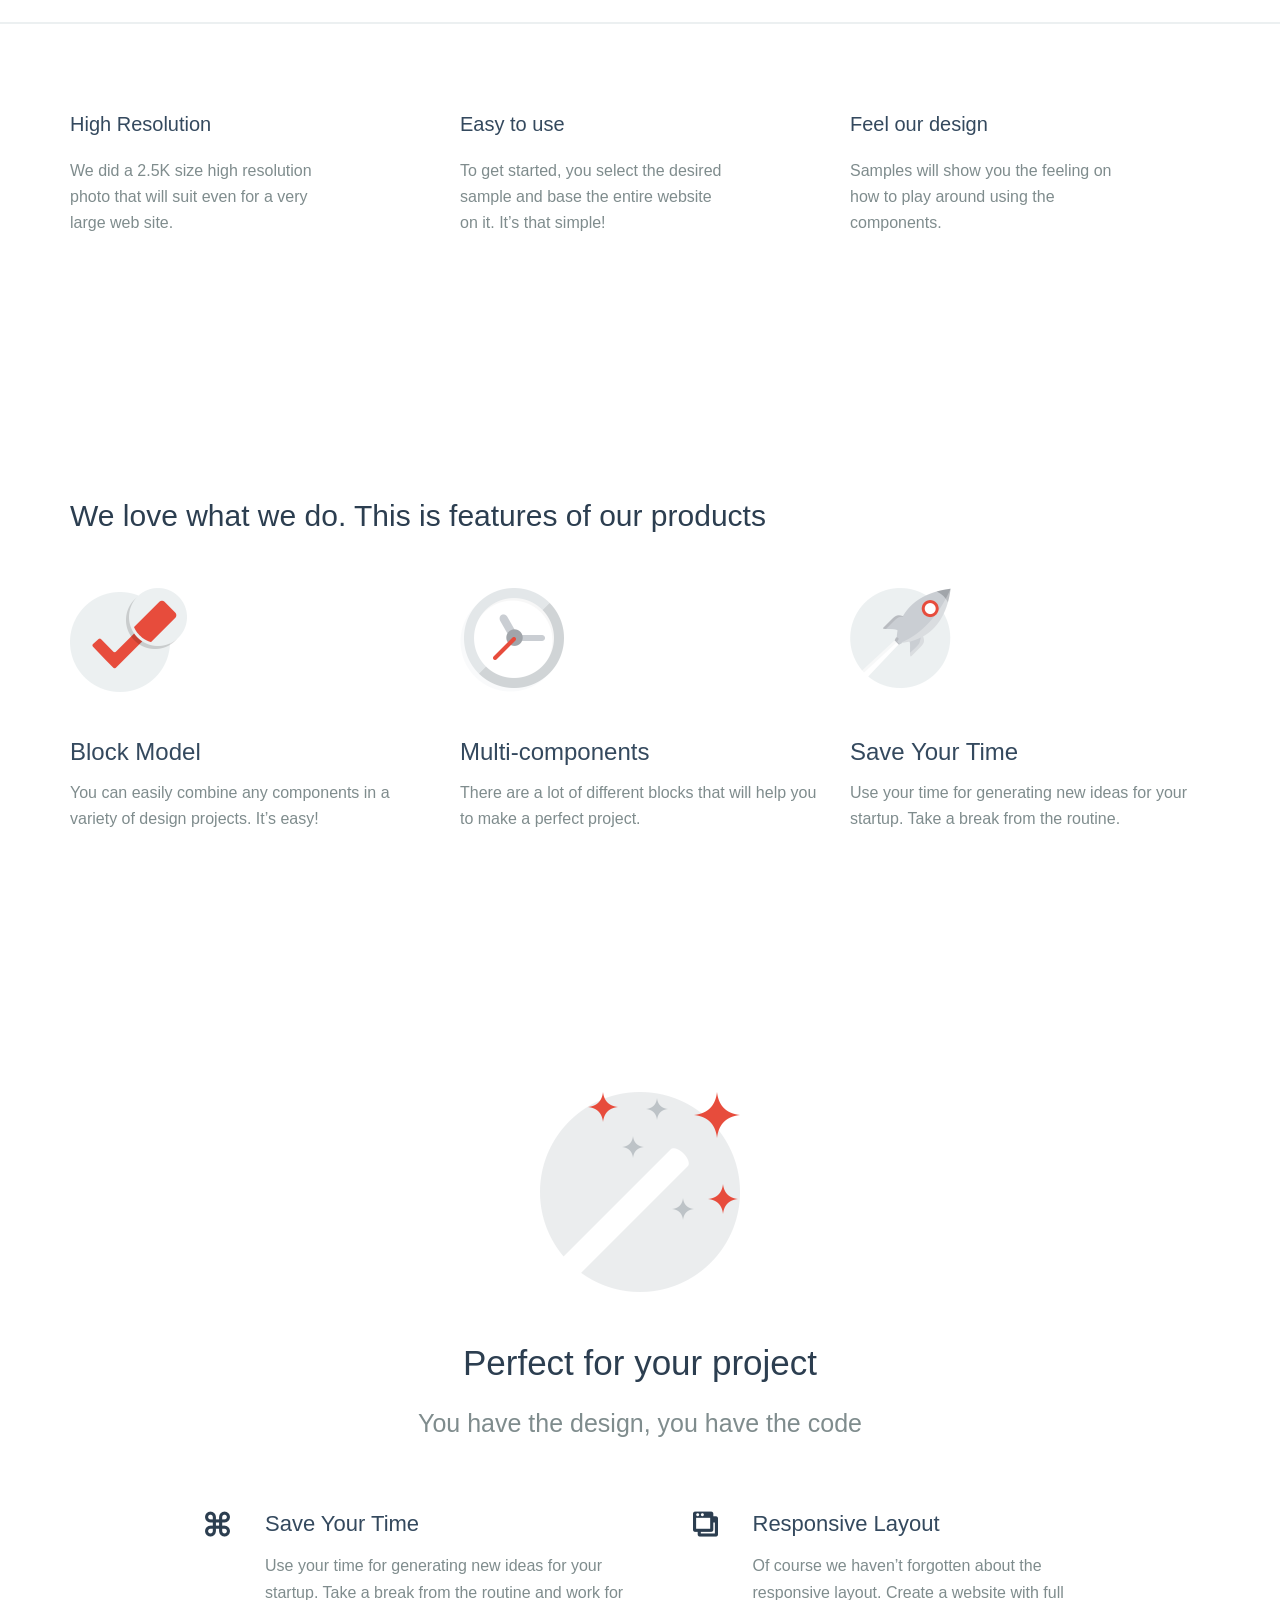
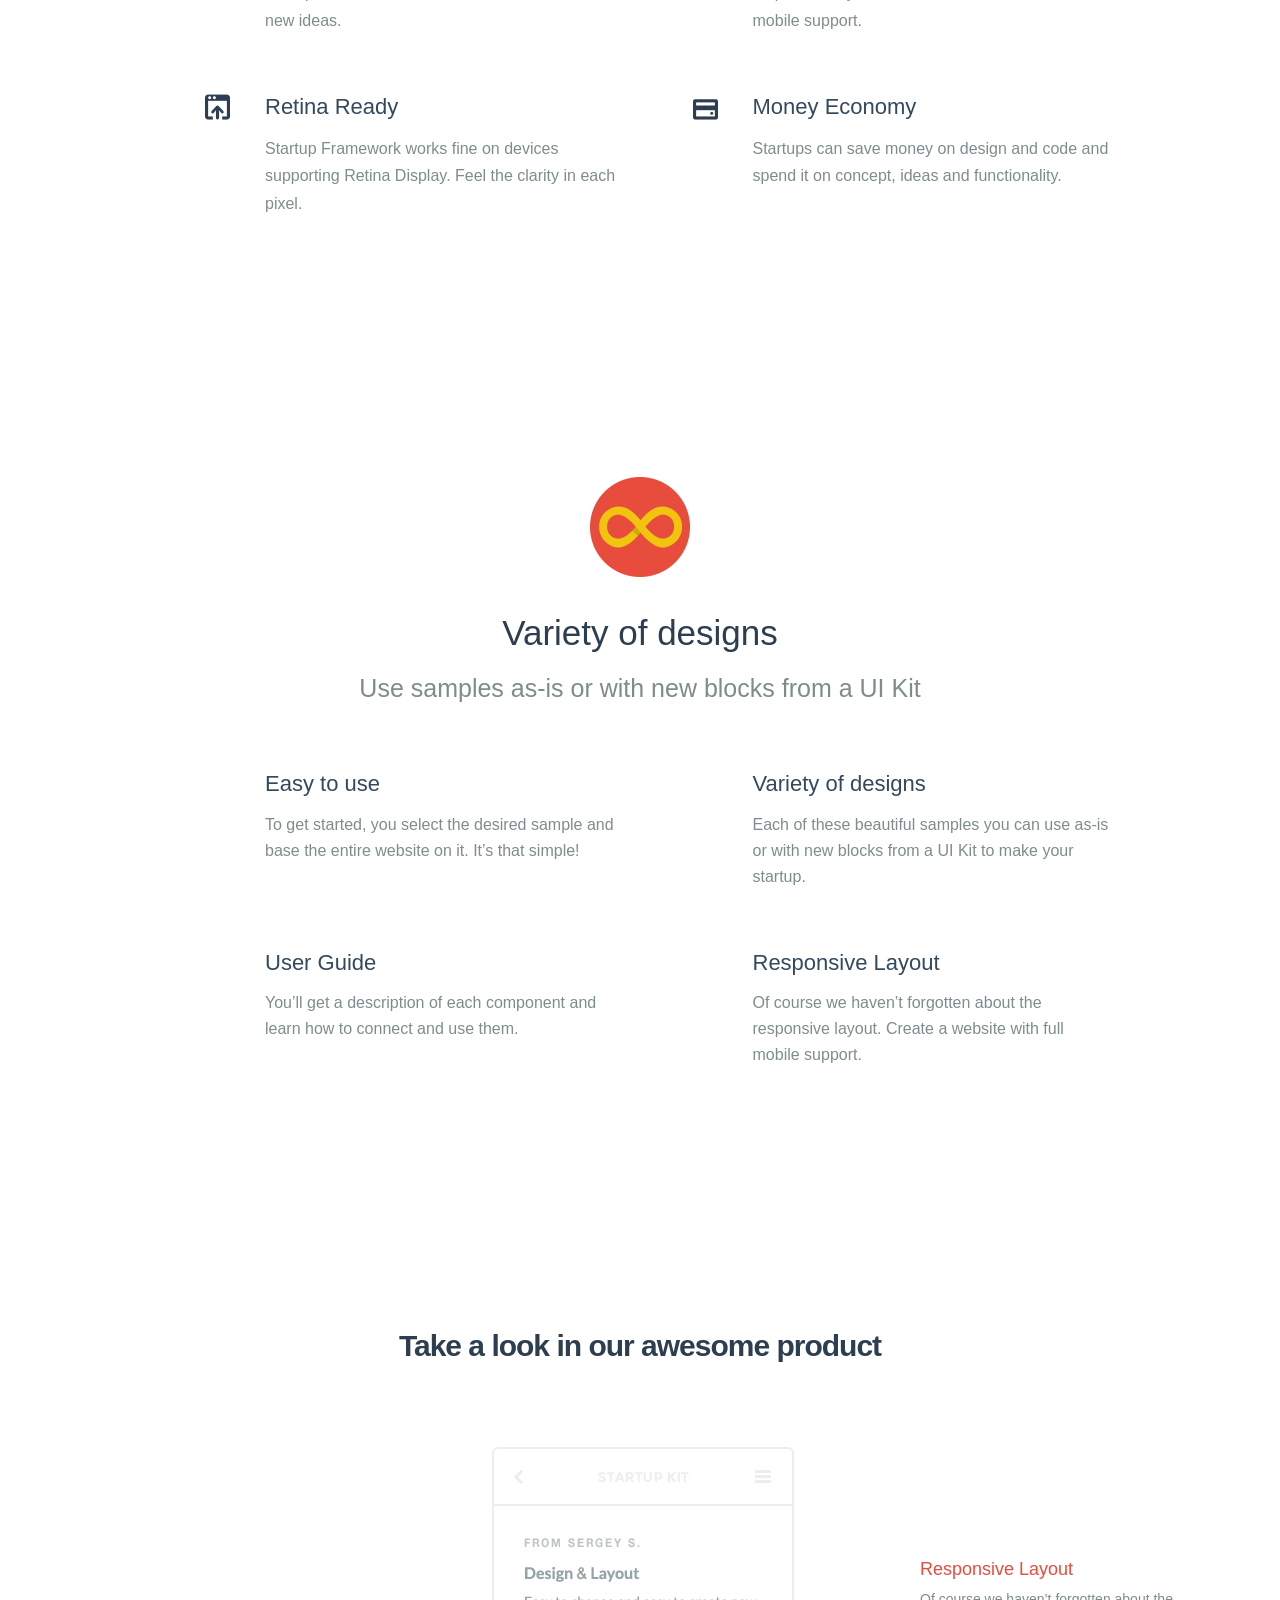
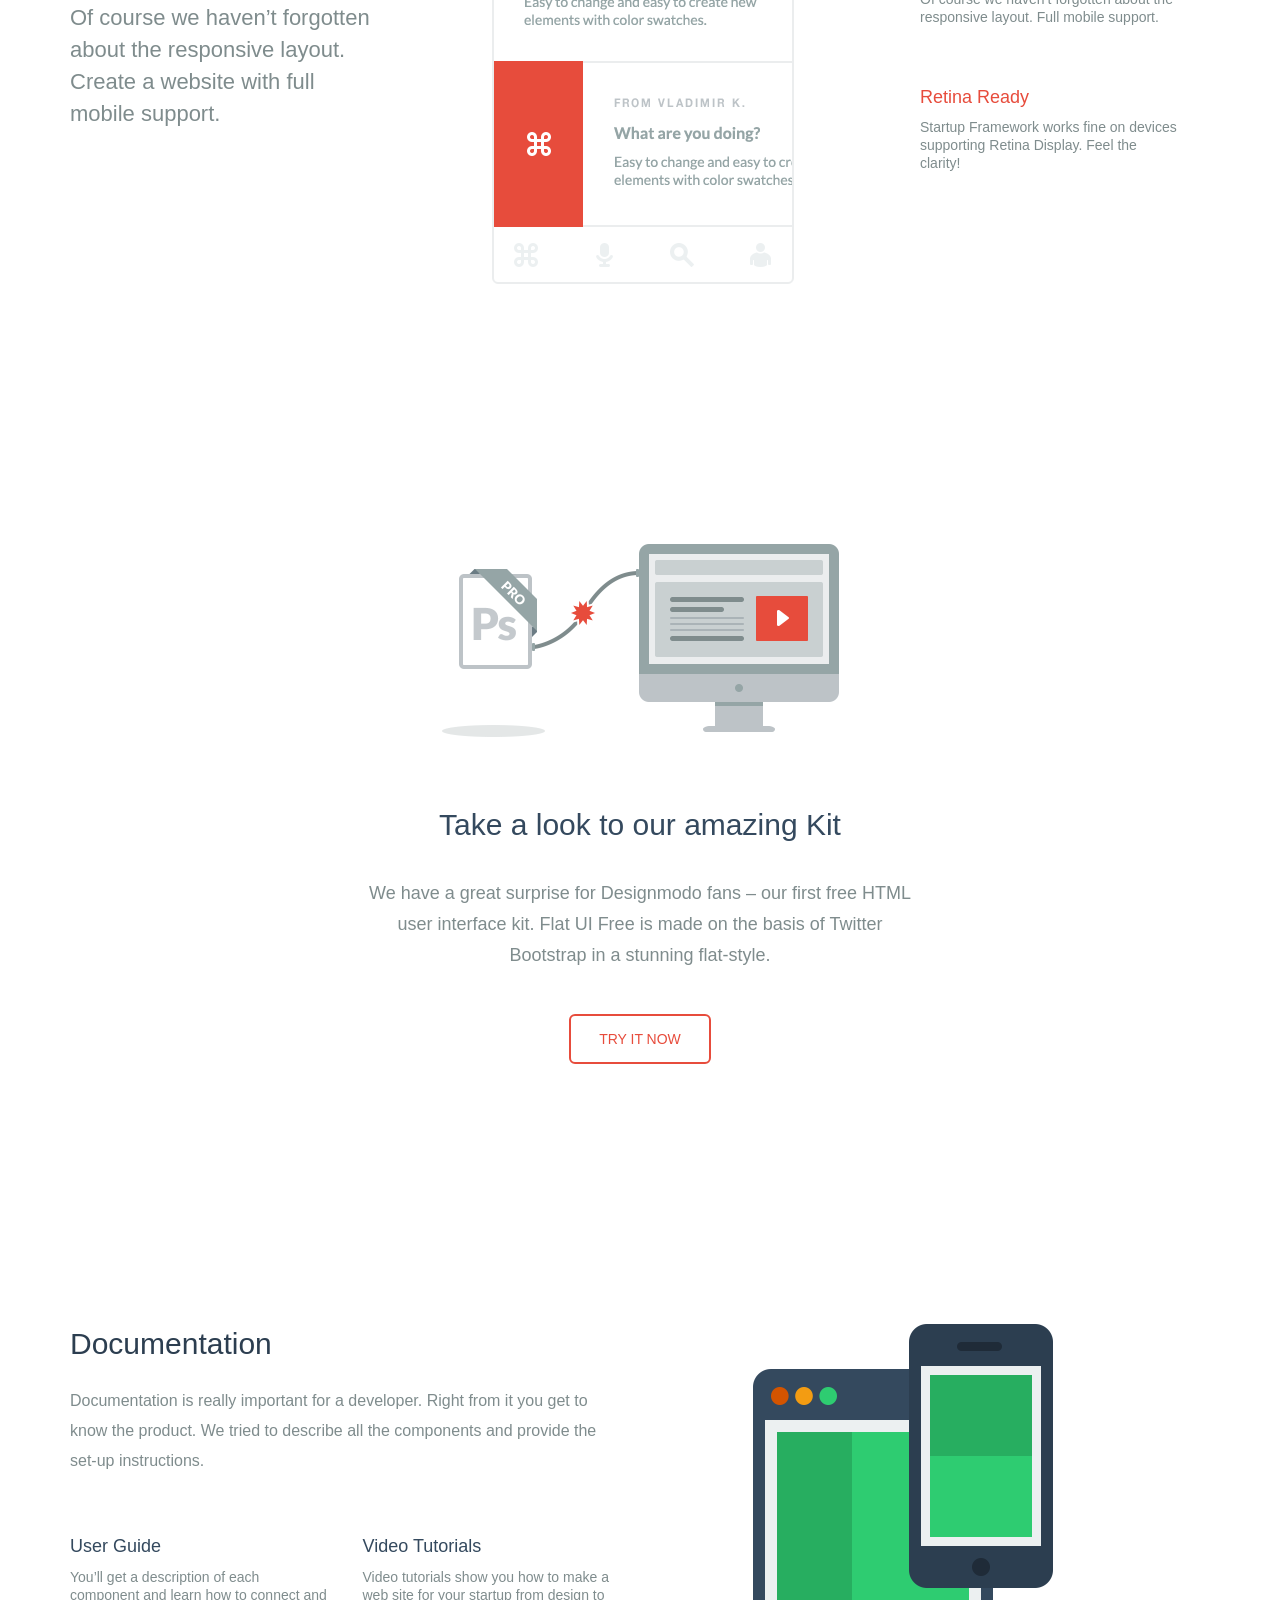
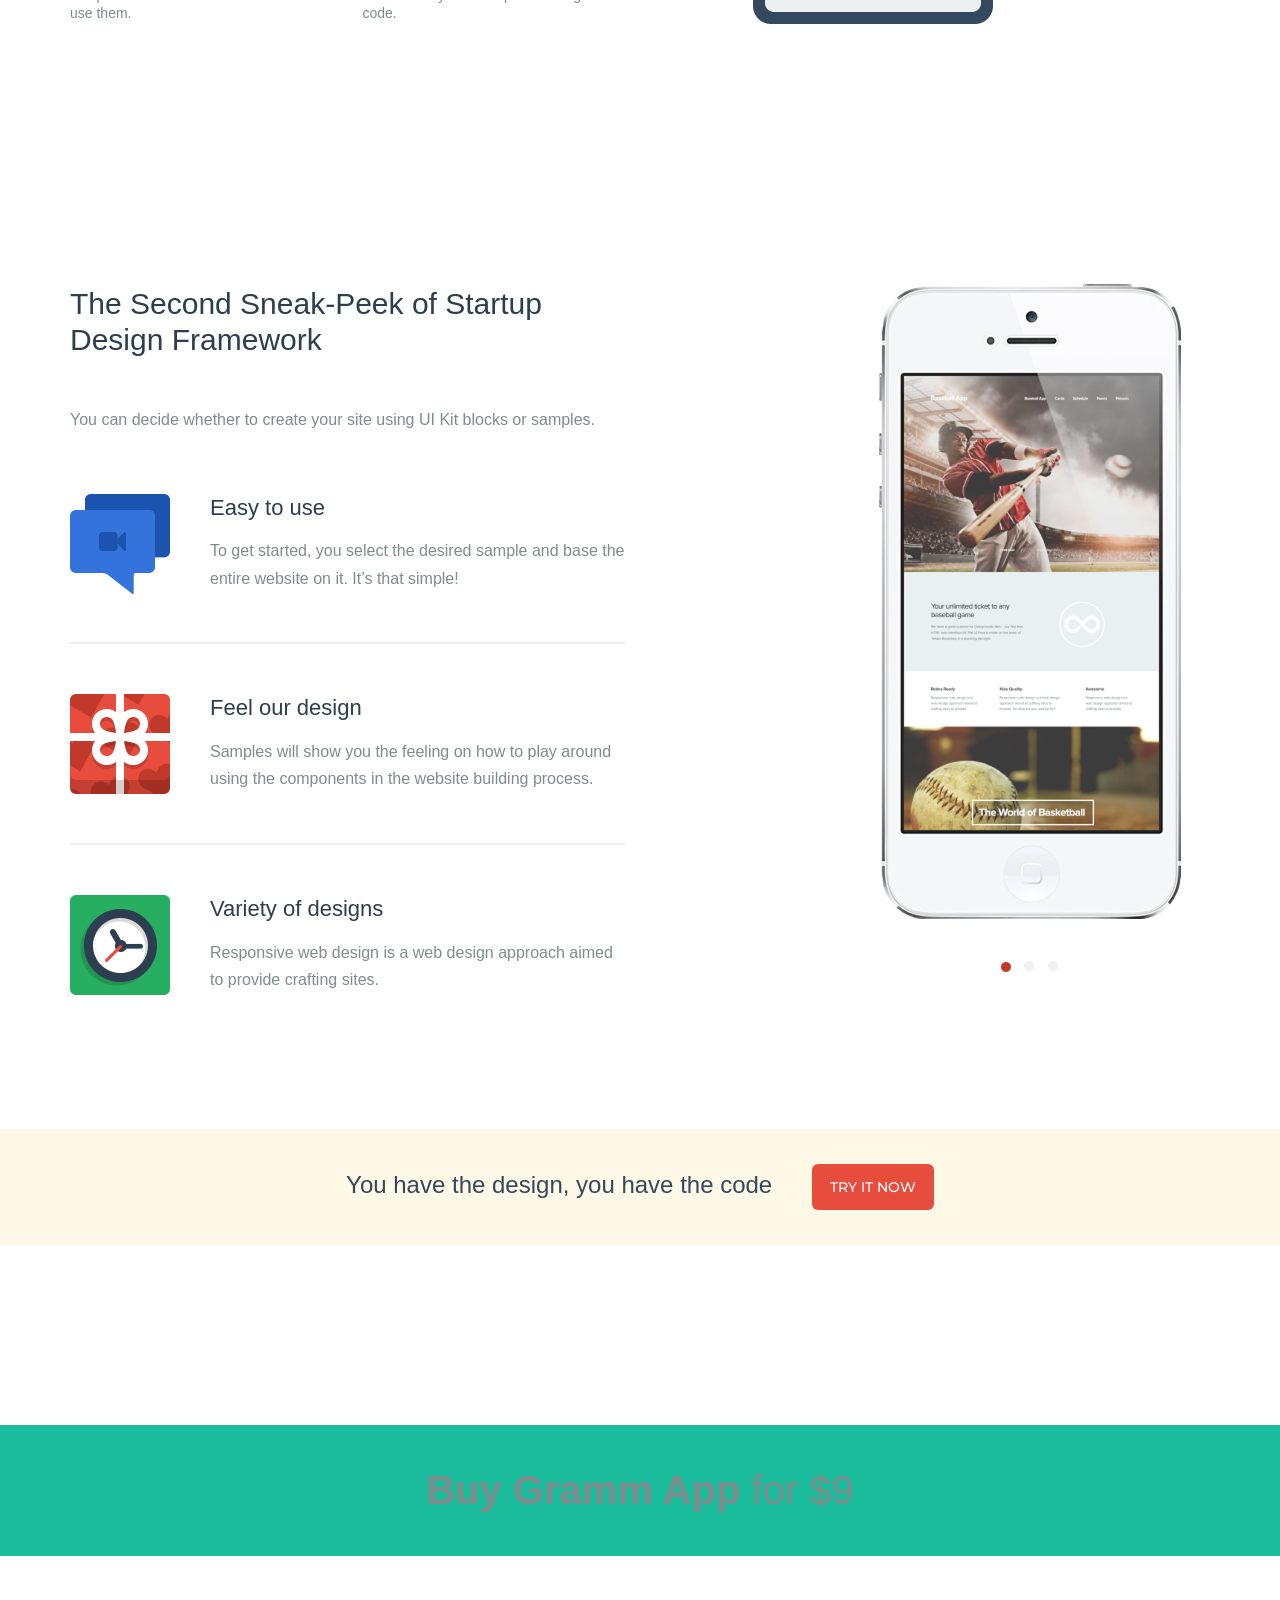
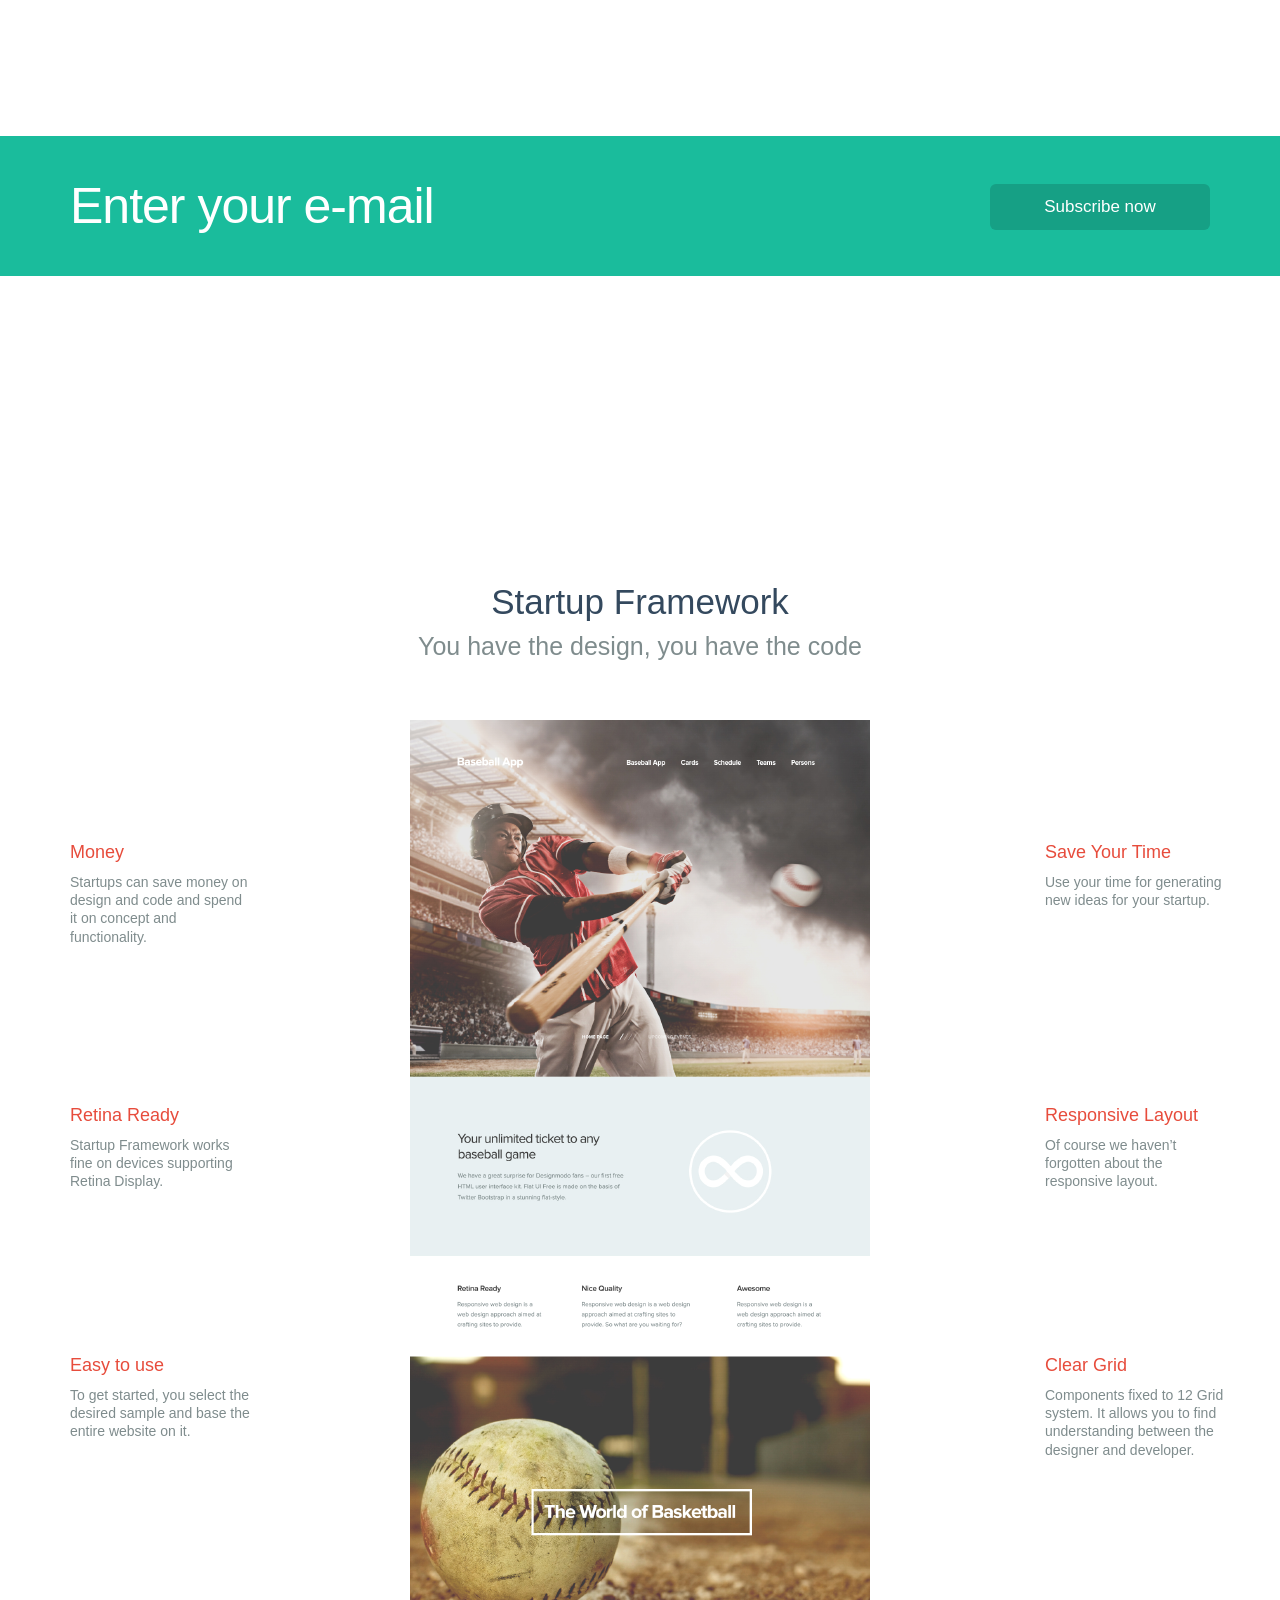
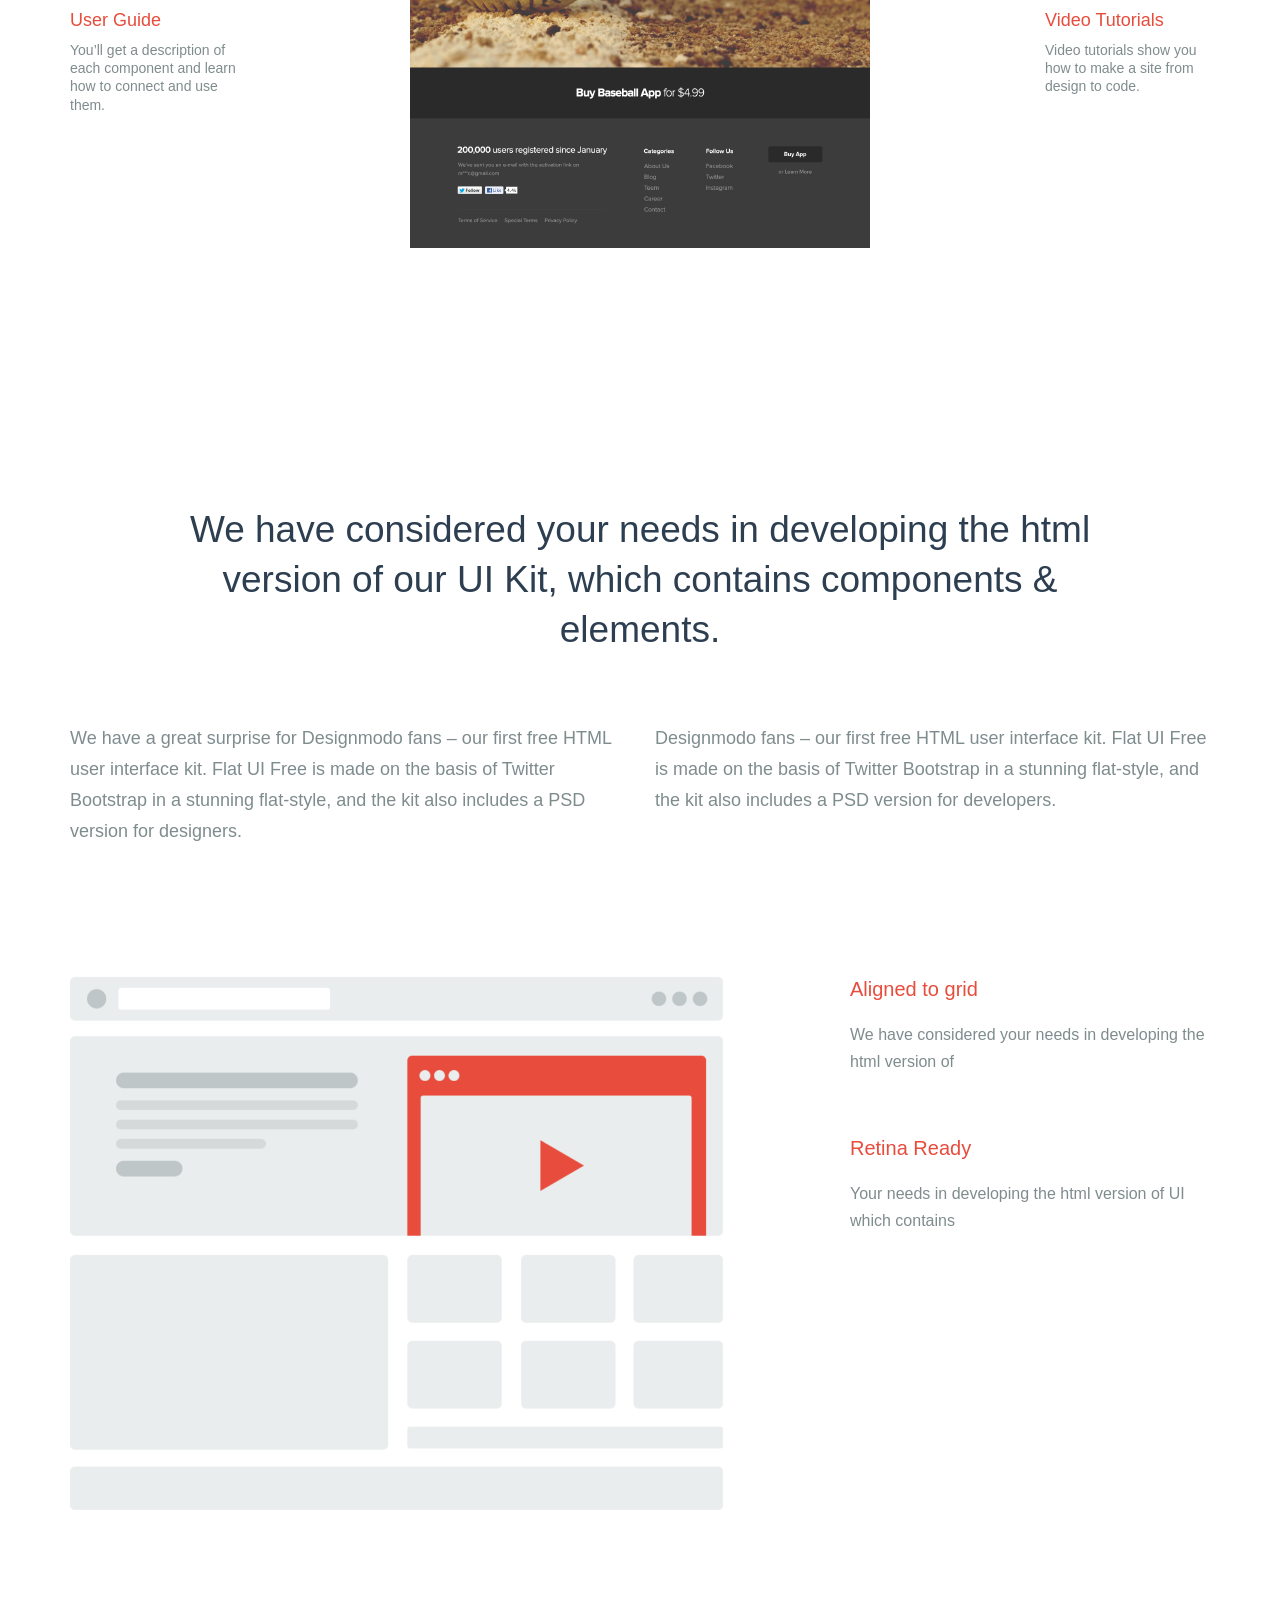
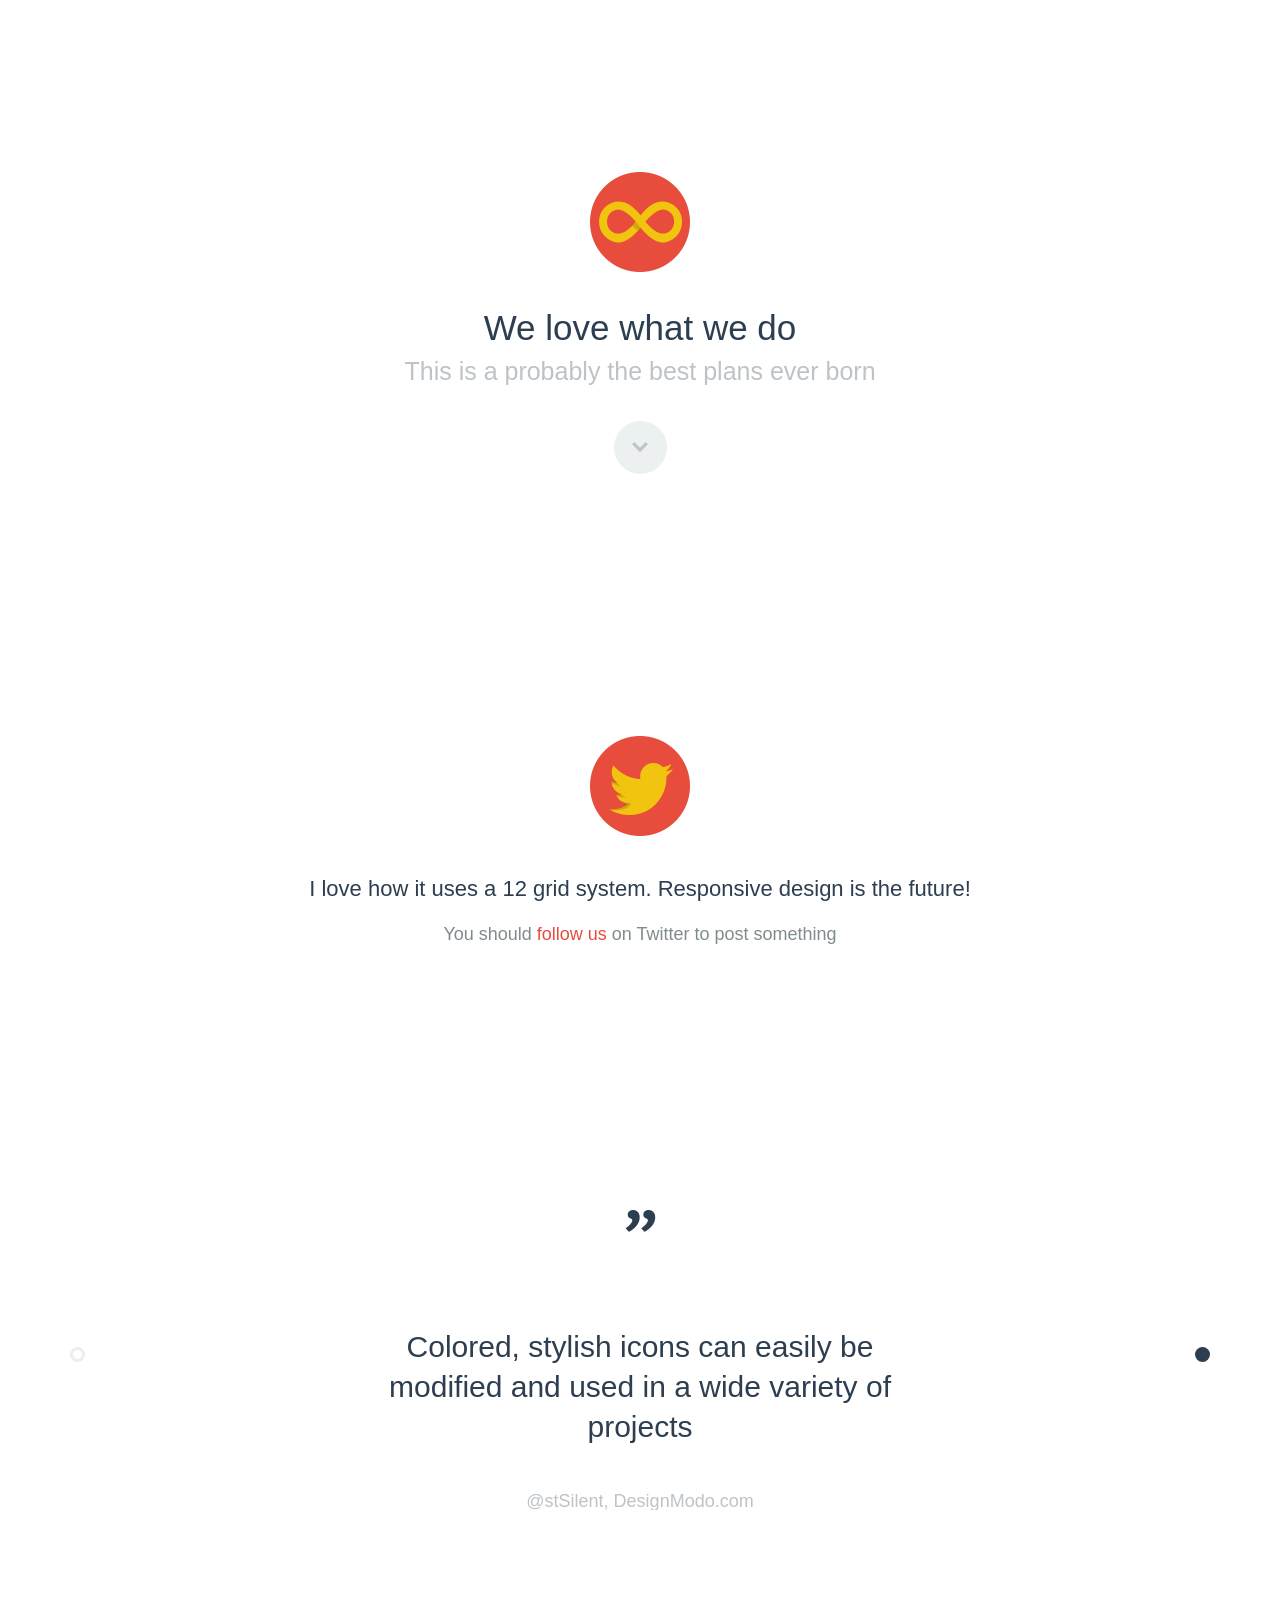
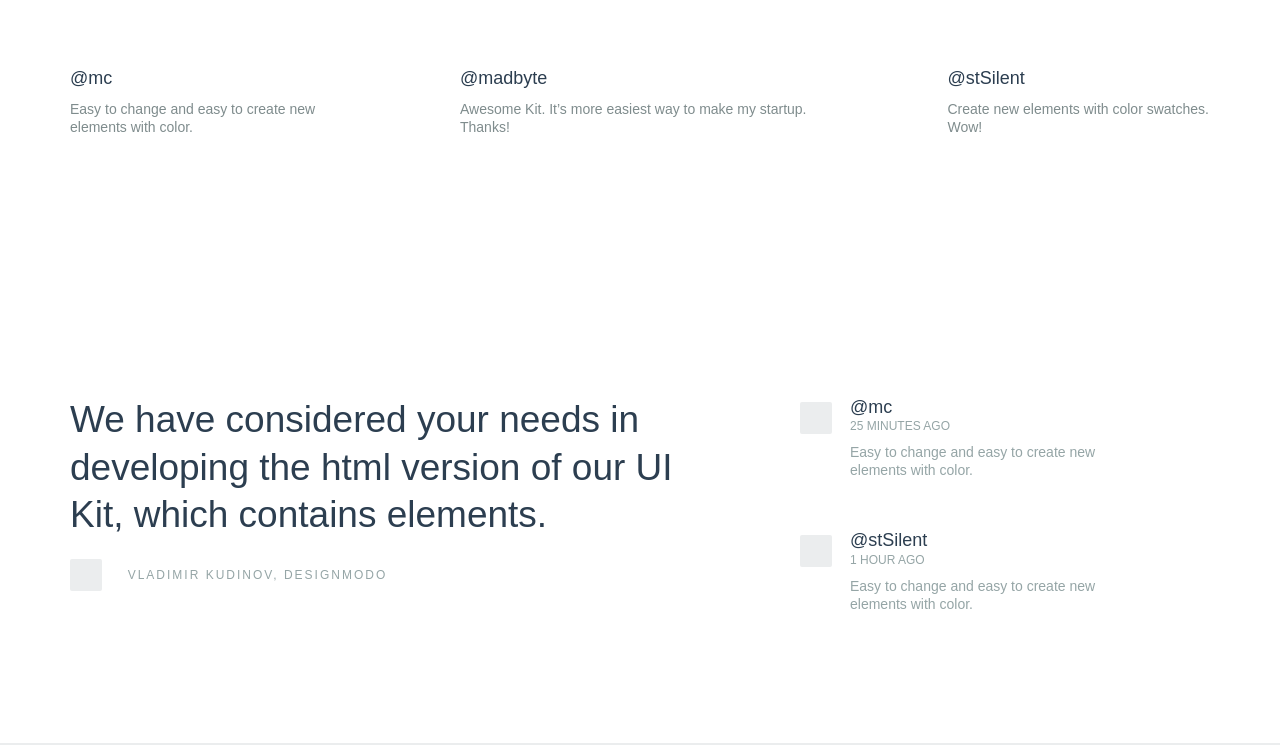
<file: ui-kit/ui-kit-content/index.html>
<!DOCTYPE html>
<html lang="en">
  <head>
    <meta charset="utf-8">
    <title>Content</title>
    <meta name="apple-mobile-web-app-capable" content="yes" />
    <meta name="viewport" content="width=device-width, initial-scale=1.0, maximum-scale=1.0, user-scalable=no" />
    <meta name="apple-mobile-web-app-status-bar-style" content="black" />
    <link rel="shortcut icon" href="../../flat-ui/images/favicon.ico">
    <link rel="stylesheet" href="../../flat-ui/bootstrap/css/bootstrap.css">
    <link rel="stylesheet" href="../../flat-ui/css/flat-ui.css">
    <!-- Using only with Flat-UI (free)-->
    <link rel="stylesheet" href="../../common-files/css/icon-font.css">
    <!-- end -->
    <link rel="stylesheet" href="../../common-files/css/animations.css">
    <link rel="stylesheet" href="../ui-kit-content/css/ui-kit-styles.css">
  </head>
  <body>
    <nav class="dockbar navbar-fixed-top" id="header-dockbar">
      <menu class="main-menu">
        <div class="container">
          <div class="row">
            <a href="index.html" class="man-brand col-sm-3">
              <span class="logotype">Startup</span>
              <span class="doc-title">components</span>
            </a>
            <button id="open-close-menu" class="menu-btn btn-inverse"><span class="fui-list"></span>
            </button>
            <dl class="col-sm-8">
              <dd><a href="../ui-kit-header/index.html">header</a>
              </dd>
              <dd><a class="active">content 1</a>
              </dd>
              <dd><a href="../ui-kit-content/index2.html">content 2</a>
              </dd>
              <dd><a href="../ui-kit-footer/index.html">footer</a>
              </dd>
              <dd><a href="../ui-kit-projects/index.html">project</a>
              </dd>
              <dd><a href="../ui-kit-price/index.html">price table</a>
              </dd>
              <dd><a href="../ui-kit-blog/index.html">blog</a>
              </dd>
              <dd><a href="../ui-kit-crew/index.html">crew</a>
              </dd>
              <dd><a href="../ui-kit-contacts/index.html">contact</a>
              </dd>
            </dl>
          </div>
        </div>
      </menu>
      <menu class="colapsed-menu">
        <dl>
          <dd><a href="../ui-kit-header/index.html">header</a>
          </dd>
          <dd><a class="active">content 1</a>
          </dd>
          <dd><a href="../ui-kit-content/index2.html">content 2</a>
          </dd>
          <dd><a href="../ui-kit-footer/index.html">footer</a>
          </dd>
          <dd><a href="../ui-kit-projects/index.html">project</a>
          </dd>
          <dd><a href="../ui-kit-price/index.html">price table</a>
          </dd>
          <dd><a href="../ui-kit-blog/index.html">blog</a>
          </dd>
          <dd><a href="../ui-kit-crew/index.html">crew</a>
          </dd>
          <dd><a href="../ui-kit-contacts/index.html">contact</a>
          </dd>
        </dl>
      </menu>
    </nav>
    <div class="page-wrapper">
      <!-- content-1 -->
      <section class="content-1">
        <div class="container">
          <div class="row">
            <div class="col-sm-10">
              <h3>Multi useful components</h3>
              <p>
                Startup Design Framework contains components and complex blocks which can easily be integrated into almost any design. All of these components are made in the same style, and can easily be integrated into projects.
              </p>
              <div class="row box-video">
                <div class="col-sm-7">
                  <div class="player">
                    <iframe id="pPlayer" src="http://player.vimeo.com/video/80282064?title=0&amp;byline=0&amp;portrait=0&amp;api=1&amp;player_id=pPlayer" frameborder="0" webkitallowfullscreen mozallowfullscreen allowfullscreen></iframe>
                  </div>
                  <h6>Introduction</h6>
                  <p>To get started, you select the any sample and base the entire website on it.</p>
                </div>
                <div class="col-sm-4 col-sm-offset-1">
                  <div class="btns">
                    <a class="btn btn-inverse" href="#"><span class="fui-apple"> </span>Buy in Appstore</a>
                    <a class="btn btn-primary" href="#"><span class="fui-android"> </span>Buy in Google Play</a>
                  </div>
                  <div class="additional-links">
                    Be sure to take a look at our
                    <br class="hidden-xs">
                    <a href="#">Terms of Use</a> and <a href="#">Privacy Policy</a>
                  </div>
                </div>
              </div>
            </div>
          </div>
        </div>
      </section>
      <!-- content-2 -->
      <section class="content-2">
        <div class="container">
          <div class="row">
            <div class="col-sm-6">
              <h3>Multi useful components</h3>
              <p>All of these components are made in the same style, and can easily be integrated into projects, allowing you to create hundreds of solutions for your future projects.
              </p>
              <div class="btns">
                <a class="btn btn-primary" href="#"><span class="fui-apple"> </span>Buy in Appstore</a>
                <a href="#"><b>Learn More</b></a>
              </div>
            </div>
            <div class="col-sm-5 col-sm-offset-1">
              <div class="player">
                <div class="btn btn-primary btn-play fui-play"></div>
              </div>
            </div>
          </div>
        </div>
      </section>
      <!-- content-3 -->
      <section class="content-3">
        <div>
          <div class="container">
            <div class="row">
              <div class="col-sm-6 aligment">
                <h3>We’ve created the product that will help your startup to look better.</h3>
                <p>
                  Startup Design Framework contains components and complex blocks which can easily be integrated into almost any design. Responsive layout, clear grid, retina ready.
                </p>
              </div>
              <div class="col-sm-6">
                <div class="img">
                  <img src="../../common-files/img/content/ticket-green@2x.png" alt="">
                </div>
              </div>
            </div>
          </div>
          <div class="delimiter">&nbsp;</div>
          <div class="container">
            <div class="row features">
              <div class="col-sm-3">
                <h6>High Resolution</h6>
                <p>We did a 2.5K size high resolution photo that will suit even for a very large web site.</p>
              </div>
              <div class="col-sm-3 col-sm-offset-1">
                <h6>Easy to use</h6>
                <p>To get started, you select the desired sample and base the entire website on it. It’s that simple!
                </p>
              </div>
              <div class="col-sm-3 col-sm-offset-1">
                <h6>Feel our design</h6>
                <p>Samples will show you the feeling on how to play around using the components.</p>
              </div>
            </div>
          </div>
        </div>
      </section>
      <!-- content-4 -->
      <section class="content-4">
        <div class="container">
          <h3>We love what we do. This is features of our products</h3>
          <div class="row features">
            <div class="col-sm-4">
              <img src="../../common-files/icons/retina-ready-s@2x.png" alt="" width="117" height="104">
              <h6>Block Model</h6>
              <p>You can easily combine any components in a variety of design projects. It’s easy!</p>
            </div>
            <div class="col-sm-4">
              <img src="../../common-files/icons/clock@2x.png" alt="" width="104" height="104">
              <h6>Multi-components</h6>
              <p>There are a lot of different blocks that will help you to make a perfect project.</p>
            </div>
            <div class="col-sm-4">
              <img src="../../common-files/icons/rocket@2x.png" alt="" width="101" height="101">
              <h6>Save Your Time</h6>
              <p>Use your time for generating new ideas for your startup. Take a break from the routine.</p>
            </div>
          </div>
        </div>
      </section>
      <!-- content-5 -->
      <section class="content-5">
        <div class="container">
          <img src="../../common-files/icons/magic-wand@2x.png" width="200" height="200" alt="">
          <div class="row">
            <div class="col-sm-10 col-sm-offset-1">
              <h3>Perfect for your project</h3>
              <p class="lead">You have the design, you have the code</p>
            </div>
          </div>
          <div class="row features">
            <div class="col-sm-4 col-sm-offset-2">
              <span class="fui-cmd"> </span>
              <h6>Save Your Time</h6>
              <p>Use your time for generating new ideas for your startup. Take a break from the routine and work for new ideas.</p>
            </div>
            <div class="col-sm-4 col-sm-offset-1">
              <span class="fui-windows"> </span>
              <h6>Responsive Layout</h6>
              <p>Of course we haven’t forgotten about the responsive layout. Create a website with full mobile support.
              </p>
            </div>
          </div>
          <div class="row features">
            <div class="col-sm-4 col-sm-offset-2">
              <span class="fui-upload"> </span>
              <h6>Retina Ready</h6>
              <p>Startup Framework works fine on devices supporting Retina Display. Feel the clarity in each pixel.
              </p>
            </div>
            <div class="col-sm-4 col-sm-offset-1">
              <span class="fui-credit-card"> </span>
              <h6>Money Economy</h6>
              <p>Startups can save money on design and code and spend it on concept, ideas and functionality.</p>
            </div>
          </div>
        </div>
      </section>
      <!-- content-6 -->
      <section class="content-6 v-center">
        <div>
          <div class="container">
            <h3><img src="../../common-files/icons/Infinity-Loop@2x.png" width="100" height="100" alt=""> Variety of designs </h3>
            <p class="lead">Use samples as-is or with new blocks from a UI Kit</p>
            <div class="row features">
              <div class="col-sm-4 col-sm-offset-2">
                <h6>Easy to use</h6>
                <p>To get started, you select the desired sample and base the entire website on it. It’s that simple!</p>
              </div>
              <div class="col-sm-4 col-sm-offset-1">
                <h6>Variety of designs</h6>
                <p>Each of these beautiful samples you can use as-is or with new blocks from a UI Kit to make your startup.
                </p>
              </div>
            </div>
            <div class="row features">
              <div class="col-sm-4 col-sm-offset-2">
                <h6>User Guide</h6>
                <p>You’ll get a description of each component and learn how to connect and use them.</p>
              </div>
              <div class="col-sm-4 col-sm-offset-1">
                <h6>Responsive Layout</h6>
                <p>Of course we haven’t forgotten about the responsive layout. Create a website with full mobile support.
                </p>
              </div>
            </div>
          </div>
        </div>
      </section>
      <!-- content-7 -->
      <section class="content-7 v-center">
        <div>
          <div class="container">
            <h3>Take a look in our awesome product</h3>
            <div class="row v-center">
              <div class="col-sm-3">
                <div>
                  Of course we haven’t forgotten about the responsive layout. Create a website with full mobile support.
                </div>
              </div>
              <div class="col-sm-4">
                <div class="col-sm-offset-1">
                  <div class="screen-wrapper">
                    <div class="screen">
                      <img src="../../common-files/img/content/screen-popup.png" alt="">
                      <img src="../../common-files/img/content/screen.png" alt="">
                    </div>
                  </div>
                </div>
              </div>
              <div class="col-sm-3">
                <div class="col-sm-offset-2">
                  <h6>Responsive Layout</h6>
Of course we haven’t forgotten about the responsive layout. Full mobile support.
                  <h6>Retina Ready</h6>
Startup Framework works fine on devices supporting Retina Display. Feel the clarity!
                </div>
              </div>
            </div>
          </div>
        </div>
      </section>
      <!-- content-8 -->
      <section class="content-8">
        <div>
          <div class="container">
            <div class="img">
              <img src="../../common-files/img/content/img-1@2x.png" alt="">
            </div>
            <h3>Take a look to our amazing Kit</h3>
            <div class="row">
              <div class="col-sm-6 col-sm-offset-3">
                <p>We have a great surprise for Designmodo fans – our first free HTML user interface kit. Flat UI Free is made on the basis of Twitter Bootstrap in a stunning flat-style.
                </p>
                <a class="btn btn-large btn-clear" href="#">TRY IT NOW</a>
              </div>
            </div>
          </div>
        </div>
      </section>
      <!-- content-9 -->
      <section class="content-9">
        <div class="container">
          <div class="row">
            <div class="col-sm-6">
              <h3>Documentation</h3>
              <p>Documentation is really important for a developer. Right from it you get to know the product. We tried to describe all the components and provide the set-up instructions.
              </p>
              <div class="row">
                <div class="col-sm-6 info">
                  <h6>User Guide</h6>
You’ll get a description of each component and learn how to connect and use them.
                </div>
                <div class="col-sm-6 info">
                  <h6>Video Tutorials</h6>
Video tutorials show you how to make a web site for your startup from design to code.
                </div>
              </div>
            </div>
            <div class="col-sm-5 col-sm-offset-1 hidden-xs">
              <img src="../../common-files/icons/browser-iphone@2x.png" width="300" height="300" alt="">
            </div>
          </div>
        </div>
      </section>
      <!-- content-10 -->
      <section class="content-10">
        <div class="container">
          <div class="row">
            <div class="col-sm-6">
              <h3>The Second Sneak-Peek
                    of Startup Design Framework</h3>
              <p>You can decide whether to create your site using UI Kit blocks or samples.</p>
              <div class="features">
                <div class="box">
                  <img src="../../common-files/icons/retina@2x.png" width="100" height="100" alt="">
                  <h6>Easy to use</h6>
                  <p>To get started, you select the desired sample and base the entire website on it. It’s that simple!
                  </p>
                </div>
                <div class="box">
                  <img src="../../common-files/icons/Gift-Box@2x.png" width="100" height="100" alt="">
                  <h6>Feel our design</h6>
                  <p>Samples will show you the feeling on how to play around using the components in the website building process.</p>
                </div>
                <div class="box">
                  <img src="../../common-files/icons/time@2x.png" width="100" height="100" alt="">
                  <h6>Variety of designs</h6>
                  <p>Responsive web design is a web design approach aimed to provide crafting sites.</p>
                </div>
              </div>
            </div>
            <div class="col-sm-4 col-sm-offset-2 text-center">
              <div id="c-10_myCarousel" class="carousel slide">
                <div class="carousel-inner">
                  <div class="item active">
                    <img src="../../common-files/img/content/iphone@2x.png" width="302" height="635" alt="">
                  </div>
                  <div class="item">
                    <img src="../../common-files/img/content/iphone@2x.png" width="302" height="635" alt="">
                  </div>
                  <div class="item">
                    <img src="../../common-files/img/content/iphone@2x.png" width="302" height="635" alt="">
                  </div>
                </div>
                <ol class="carousel-indicators">
                  <li data-target="#c-10_myCarousel" data-slide-to="0" class="active"></li>
                  <li data-target="#c-10_myCarousel" data-slide-to="1"></li>
                  <li data-target="#c-10_myCarousel" data-slide-to="2"></li>
                </ol>
              </div>
            </div>
          </div>
        </div>
      </section>
      <!-- content-11 -->
      <section class="content-11">
        <div class="container">
          <span>You have the design, you have the code</span>
          <a class="btn btn-large btn-danger" href="#">TRY IT NOW</a>
        </div>
      </section>
      <div class="delimiter-big"></div>
      <!-- content-12 -->
      <section class="content-12">
        <a class="wide btn-wide" href="#"><b>Buy Gramm App</b> for $9</a>
      </section>
      <div class="delimiter-big"></div>
      <!-- content-13 -->
      <section class="content-13 subscribe-form bg-turquoise">
        <div class="container">
          <div class="row">
            <form>
              <div class="col-sm-8">
                <input type="text" placeholder="Enter your e-mail" spellcheck="false">
              </div>
              <div class="col-sm-4">
                <button class="btn btn-large btn-primary" type="submit">
                  Subscribe now
                </button>
              </div>
            </form>
          </div>
        </div>
      </section>
      <div class="delimiter-big"></div>
      <!-- content-14 -->
      <section class="content-14 v-center">
        <div>
          <div class="container">
            <h3>Startup Framework</h3>
            <p class="lead">You have the design, you have the code</p>
            <div class="row features">
              <div class="col-sm-2">
                <div class="box-1">
                  <h6>Money</h6>
Startups can save money on design and code and spend it on concept and functionality.
                </div>
                <div class="box-2">
                  <h6>Retina Ready</h6>
Startup Framework works fine on devices supporting Retina Display.
                </div>
                <div class="box-3">
                  <h6>Easy to use</h6>
To get started, you select the desired sample and base the entire website on it.
                </div>
                <div class="box-4">
                  <h6>User Guide</h6>
You’ll get a description of each component and learn how to connect and use them.
                </div>
              </div>
              <div class="col-sm-6 col-sm-offset-1">
                <img src="../../common-files/img/content/page.png" alt="">
              </div>
              <div class="col-sm-2 col-sm-offset-1">
                <div class="box-5">
                  <h6>Save Your Time</h6>
Use your time for generating new ideas for your startup.
                </div>
                <div class="box-6">
                  <h6>Responsive Layout</h6>
Of course we haven’t forgotten about the responsive layout.
                </div>
                <div class="box-7">
                  <h6>Clear Grid</h6>
Components fixed to 12 Grid system. It allows you to find understanding between the designer and developer.
                </div>
                <div class="box-8">
                  <h6>Video Tutorials</h6>
Video tutorials show you how to make a site from design to code.
                </div>
              </div>
            </div>
          </div>
        </div>
      </section>
      <!-- content-15 -->
      <section class="content-15 v-center">
        <div>
          <div class="container">
            <div class="row">
              <h3 class="col-sm-10 col-sm-offset-1">We have considered your needs in developing the html version of our
                    UI Kit, which contains components &amp; elements.
                </h3>
            </div>
            <div class="row">
              <div class="col-sm-6">
                <p>We have a great surprise for Designmodo fans – our first free HTML user interface kit. Flat UI Free is made on the basis of Twitter Bootstrap in a stunning flat-style, and the kit also includes a PSD version for designers.
                </p>
              </div>
              <div class="col-sm-6">
                <p>
                  Designmodo fans – our first free HTML user interface kit. Flat UI Free is made on the basis of Twitter Bootstrap in a stunning flat-style, and the kit also includes a PSD version for developers.
                </p>
              </div>
            </div>
            <div class="row features">
              <div class="col-sm-7">
                <img src="../../common-files/img/content/screen-2@2x.png" width="540" height="441" alt="">
              </div>
              <div class="col-sm-4 col-sm-offset-1">
                <h6>Aligned to grid</h6>
                <p>We have considered your needs in developing the html version of</p>
                <h6>Retina Ready</h6>
                <p>Your needs in developing the html version of UI which contains</p>
              </div>
            </div>
          </div>
        </div>
      </section>
      <!-- content-16 -->
      <section class="content-16 v-center">
        <div>
          <div class="container">
            <h3><img src="../../common-files/icons/Infinity-Loop@2x.png" width="100" height="100" alt=""> We love what we
                do </h3>
            <p class="lead">This is a probably the best plans ever born</p>
          </div>
        </div>
        <a class="control-btn fui-arrow-down" href="#"></a>
      </section>
      <!-- content-17 -->
      <section class="content-17 v-center">
        <div>
          <div class="container">
            <h3><img src="../../common-files/icons/twitter@2x.png" width="100" height="100" alt=""></h3>
            <div id="c-17_myCarousel" class="carousel slide">
              <div class="carousel-inner">
                <div class="item active">I love how it uses a 12 grid system. Responsive design is the future!</div>
                <div class="item">Responsive design is the future!</div>
                <div class="item">Responsive design is the future! I love how it uses a 12 grid system.</div>
                <div class="item">I love how it uses a 12 grid system.</div>
              </div>
            </div>
            <p>
              You should <a href="#">follow us</a> on Twitter to post something
            </p>
          </div>
        </div>
      </section>
      <!-- content-18 -->
      <section class="content-18">
        <div class="container">
          <div id="c-18_myCarousel" class="carousel slide" data-interval="600000">
            <div class="controls">
              <a class="carousel-control left disabled" href="#" data-slide="prev"></a>
              <a class="carousel-control right" href="#c-18_myCarousel" data-slide="next"></a>
            </div>
            <div class="carousel-inner">
              <div class="item active">
                <div class="quote-text">
                  Colored, stylish icons can easily be modified and used in a wide variety of projects
                </div>
                <div class="quote-author">@stSilent, DesignModo.com</div>
              </div>
              <div class="item">
                <div class="quote-text">
                  Colored, stylish icons can easily be modified and used in a wide variety of projects
                </div>
                <div class="quote-author">@stSilent, DesignModo.com</div>
              </div>
              <div class="item">
                <div class="quote-text">
                  Colored, stylish icons can easily be modified and used in a wide variety of projects
                </div>
                <div class="quote-author">@stSilent, DesignModo.com</div>
              </div>
            </div>
          </div>
          <div class="row quotes">
            <div class="col-sm-3">
              <h6>@mc</h6>
Easy to change and easy to create new elements with color.
            </div>
            <div class="col-sm-4 col-sm-offset-1">
              <h6>@madbyte</h6>
Awesome Kit. It’s more easiest way to make my startup. Thanks!
            </div>
            <div class="col-sm-3 col-sm-offset-1">
              <h6>@stSilent</h6>
Create new elements with color swatches. Wow!
            </div>
          </div>
        </div>
      </section>
      <!-- content-19 -->
      <section class="content-19">
        <div class="container">
          <div class="row">
            <div class="col-sm-7">
              <div class="quote">
                <div class="quote-text">
                  We have considered your needs in developing the html version of our UI Kit, which contains elements.
                </div>
                <div class="quote-author">
                  <div class="quote-author-photo"></div>
                  <div class="quote-author-name">
                    VLADIMIR KUDINOV, DESIGNMODO
                  </div>
                </div>
              </div>
            </div>
            <div class="col-sm-3 col-sm-offset-1">
              <div class="quote">
                <div class="quote-author">
                  <div class="quote-author-photo"></div>
                  <div class="quote-author-name">@mc</div>
                </div>
                <div class="quote-date">25 MINUTES AGO</div>
                <div class="quote-text">Easy to change and easy to create new elements with color.</div>
              </div>
              <div class="quote">
                <div class="quote-author">
                  <div class="quote-author-photo"></div>
                  <div class="quote-author-name">@stSilent</div>
                </div>
                <div class="quote-date">1 HOUR AGO</div>
                <div class="quote-text">Easy to change and easy to create new elements with color.</div>
              </div>
            </div>
          </div>
        </div>
      </section>
    </div>
    <!-- Placed at the end of the document so the pages load faster -->
    <script src="../../common-files/js/jquery-1.10.2.min.js"></script>
    <script src="../../flat-ui/js/bootstrap.min.js"></script>
    <script src="../../common-files/js/modernizr.custom.js"></script>
    <script src="../../common-files/js/page-transitions.js"></script>
    <script src="../../common-files/js/jquery.scrollTo-1.4.3.1-min.js"></script>
    <script src="../../common-files/js/jquery.parallax.min.js"></script>
    <script src="../../common-files/js/easing.min.js"></script>
    <script src="../../common-files/js/jquery.svg.js"></script>
    <script src="../../common-files/js/jquery.svganim.js"></script>
    <script src="../../common-files/js/startup-kit.js"></script>
  </body>
</html>
</file>
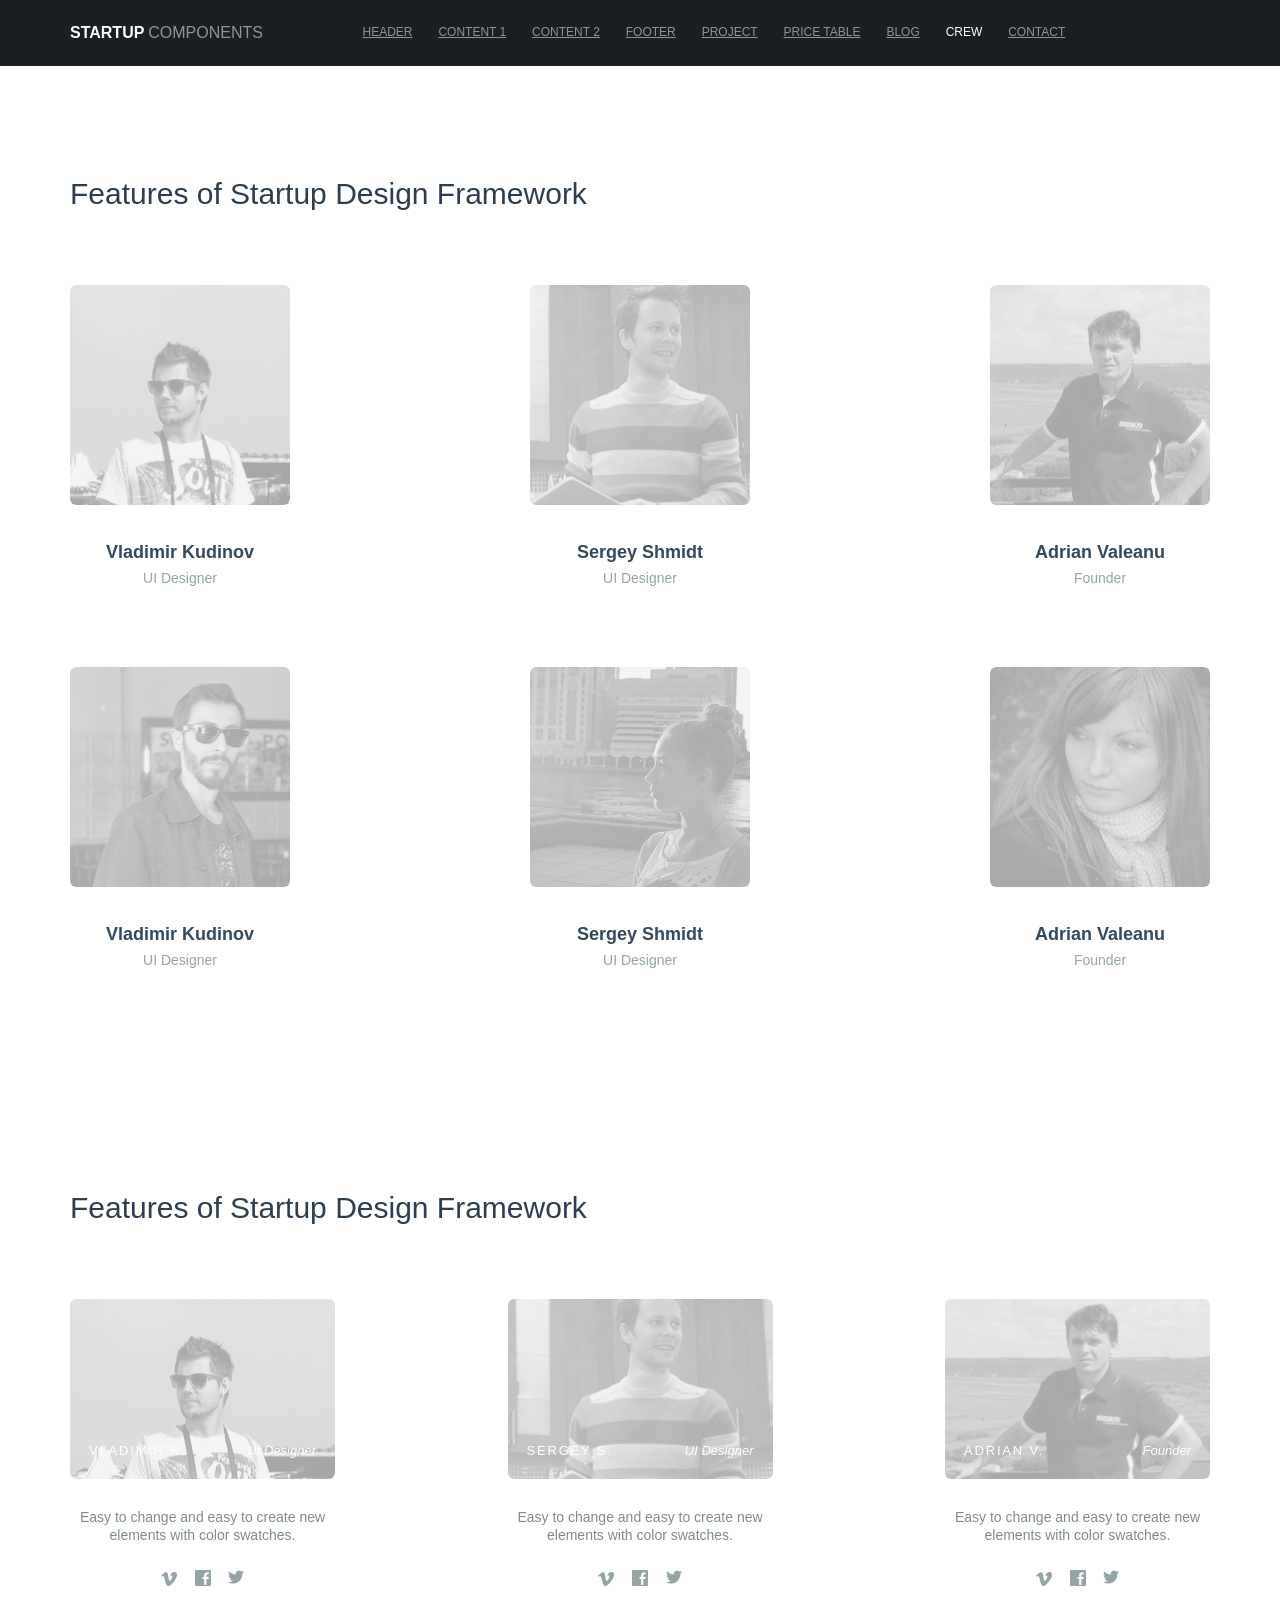
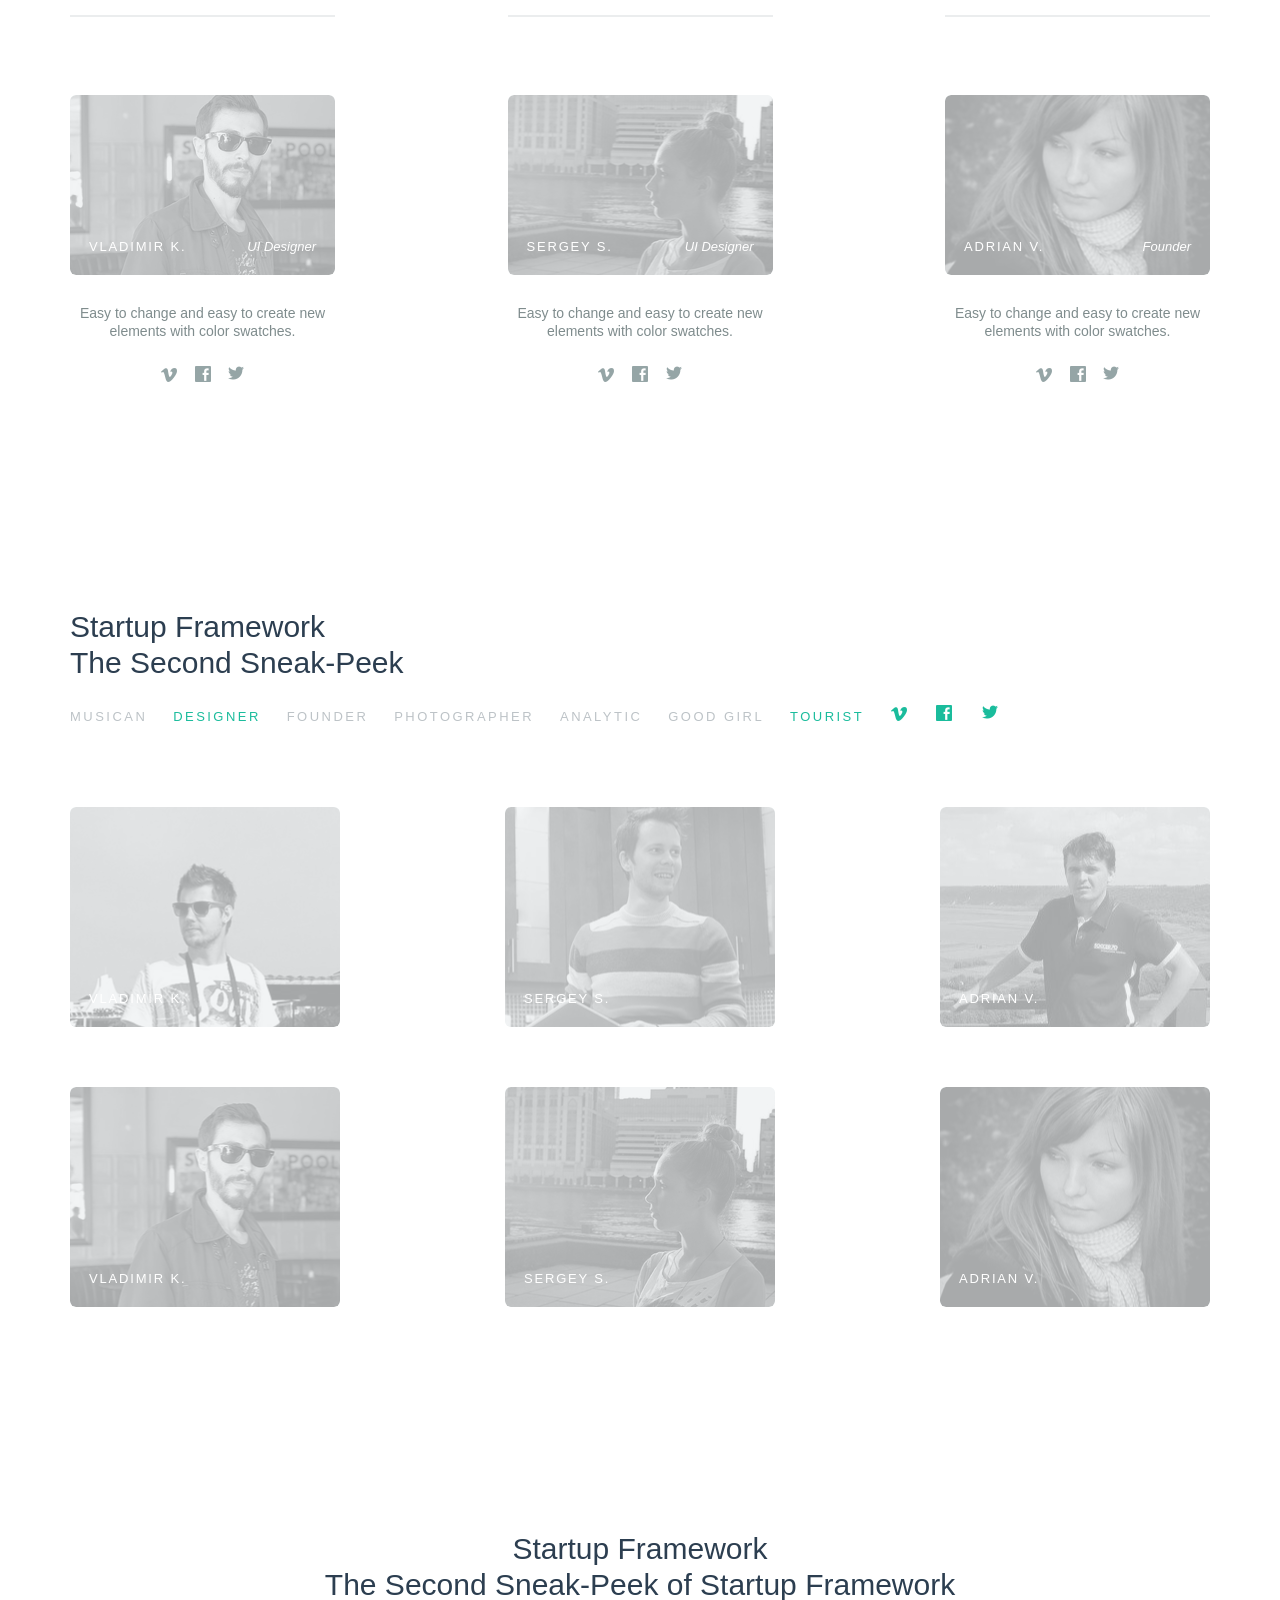
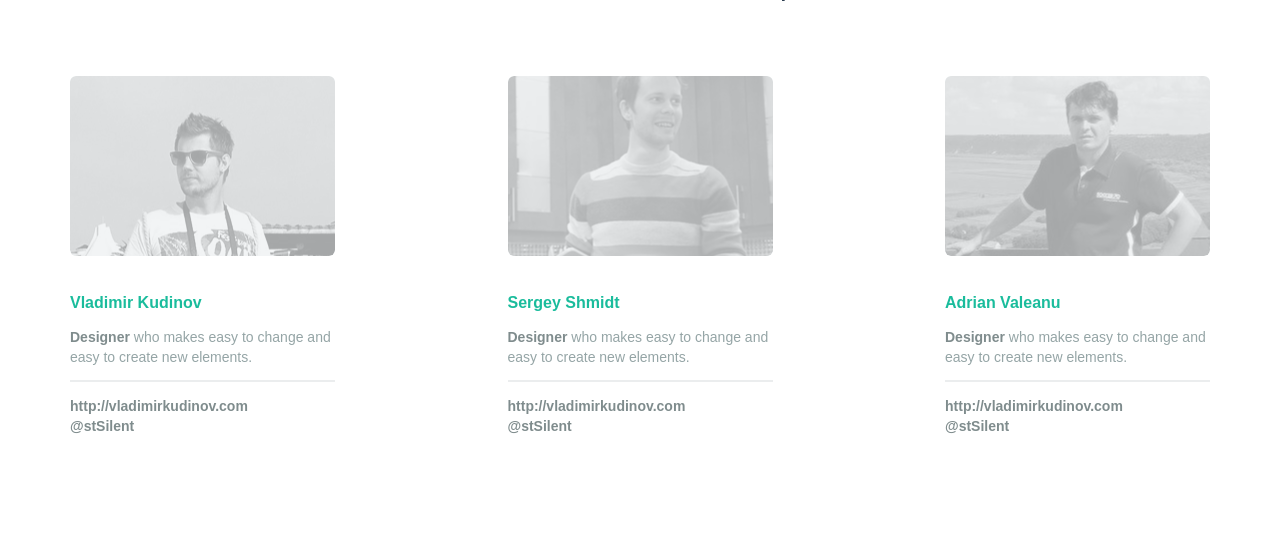
<file: ui-kit/ui-kit-crew/index.html>
<!DOCTYPE html>
<html lang="en">
  <head>
    <meta charset="utf-8">
    <title>Crew</title>
    <meta name="apple-mobile-web-app-capable" content="yes" />
    <meta name="viewport" content="width=device-width, initial-scale=1.0, maximum-scale=1.0, user-scalable=no" />
    <meta name="apple-mobile-web-app-status-bar-style" content="black" />
    <link rel="shortcut icon" href="../../flat-ui/images/favicon.ico">
    <link rel="stylesheet" href="../../flat-ui/bootstrap/css/bootstrap.css">
    <link rel="stylesheet" href="../../flat-ui/css/flat-ui.css">
    <!-- Using only with Flat-UI (free)-->
    <link rel="stylesheet" href="../../common-files/css/icon-font.css">
    <!-- end -->
    <link rel="stylesheet" href="../ui-kit-crew/css/ui-kit-styles.css">
  </head>
  <body>
    <nav class="dockbar navbar-fixed-top" id="header-dockbar">
      <menu class="main-menu">
        <div class="container">
          <div class="row">
            <a href="index.html" class="man-brand col-sm-3">
              <span class="logotype">Startup</span>
              <span class="doc-title">components</span>
            </a>
            <button id="open-close-menu" class="menu-btn btn-inverse"><span class="fui-list"></span>
            </button>
            <dl class="col-sm-8">
              <dd><a href="../ui-kit-header/index.html">header</a>
              </dd>
              <dd><a href="../ui-kit-content/index.html">content 1</a>
              </dd>
              <dd><a href="../ui-kit-content/index2.html">content 2</a>
              </dd>
              <dd><a href="../ui-kit-footer/index.html">footer</a>
              </dd>
              <dd><a href="../ui-kit-projects/index.html">project</a>
              </dd>
              <dd><a href="../ui-kit-price/index.html">price table</a>
              </dd>
              <dd><a href="../ui-kit-blog/index.html">blog</a>
              </dd>
              <dd><a class="active">crew</a>
              </dd>
              <dd><a href="../ui-kit-contacts/index.html">contact</a>
              </dd>
            </dl>
          </div>
        </div>
      </menu>
      <menu class="colapsed-menu">
        <dl>
          <dd><a href="../ui-kit-header/index.html">header</a>
          </dd>
          <dd><a href="../ui-kit-content/index.html">content 1</a>
          </dd>
          <dd><a href="../ui-kit-content/index2.html">content 2</a>
          </dd>
          <dd><a href="../ui-kit-footer/index.html">footer</a>
          </dd>
          <dd><a href="../ui-kit-projects/index.html">project</a>
          </dd>
          <dd><a href="../ui-kit-price/index.html">price table</a>
          </dd>
          <dd><a href="../ui-kit-blog/index.html">blog</a>
          </dd>
          <dd><a class="active">crew</a>
          </dd>
          <dd><a href="../ui-kit-contacts/index.html">contact</a>
          </dd>
        </dl>
      </menu>
    </nav>
    <div class="page-wrapper">
      <!-- crew-1 -->
      <section class="crew-1">
        <div class="container">
          <h3>Features of Startup Design Framework</h3>
          <div class="members">
            <div class="member-wrapper">
              <div class="member">
                <div class="photo-wrapper">
                  <div class="photo">
                    <img src="../../common-files/img/crew/vladimir-k.png" alt="">
                  </div>
                  <div class="overlay"><span class="fui-eye"></span>
                  </div>
                </div>
                <div class="info">
                  <div class="name">Vladimir Kudinov</div>
                  UI Designer
                </div>
              </div>
            </div>
            <div class="member-wrapper">
              <div class="member">
                <div class="photo-wrapper">
                  <div class="photo">
                    <img src="../../common-files/img/crew/sergey-s.png" alt="">
                  </div>
                  <div class="overlay"><span class="fui-eye"></span>
                  </div>
                </div>
                <div class="info">
                  <div class="name">Sergey Shmidt</div>
                  UI Designer
                </div>
              </div>
            </div>
            <div class="member-wrapper">
              <div class="member">
                <div class="photo-wrapper">
                  <div class="photo">
                    <img src="../../common-files/img/crew/adrian-v.png" alt="">
                  </div>
                  <div class="overlay"><span class="fui-eye"></span>
                  </div>
                </div>
                <div class="info">
                  <div class="name">Adrian Valeanu</div>
                  Founder
                </div>
              </div>
            </div>
          </div>
          <div class="members">
            <div class="member-wrapper">
              <div class="member">
                <div class="photo-wrapper">
                  <div class="photo">
                    <img src="../../common-files/img/crew/edvard-k.png" alt="">
                  </div>
                  <div class="overlay"><span class="fui-eye"></span>
                  </div>
                </div>
                <div class="info">
                  <div class="name">Vladimir Kudinov</div>
                  UI Designer
                </div>
              </div>
            </div>
            <div class="member-wrapper">
              <div class="member">
                <div class="photo-wrapper">
                  <div class="photo">
                    <img src="../../common-files/img/crew/oxana-n.png" alt="">
                  </div>
                  <div class="overlay"><span class="fui-eye"></span>
                  </div>
                </div>
                <div class="info">
                  <div class="name">Sergey Shmidt</div>
                  UI Designer
                </div>
              </div>
            </div>
            <div class="member-wrapper">
              <div class="member">
                <div class="photo-wrapper">
                  <div class="photo">
                    <img src="../../common-files/img/crew/tatiana-y.png" alt="">
                  </div>
                  <div class="overlay"><span class="fui-eye"></span>
                  </div>
                </div>
                <div class="info">
                  <div class="name">Adrian Valeanu</div>
                  Founder
                </div>
              </div>
            </div>
          </div>
        </div>
        <!--/.container-->
      </section>
      <!-- crew-2 -->
      <section class="crew-2">
        <div class="container">
          <h3>Features of Startup Design Framework</h3>
          <div class="members">
            <div class="member-wrapper">
              <div class="member">
                <div class="photo-wrapper">
                  <div class="photo">
                    <img src="../../common-files/img/crew/vladimir-k.png" alt="">
                  </div>
                  <div class="name">Vladimir K.</div>
                  <div class="position">UI Designer</div>
                </div>
                <div class="info">
                  Easy to change and easy to create new elements with color swatches.
                  <div class="social-btns">
                    <a href="#">
                      <div class="fui-vimeo"></div>
                      <div class="fui-vimeo"></div>
                    </a>
                    <a href="#">
                      <div class="fui-facebook"></div>
                      <div class="fui-facebook"></div>
                    </a>
                    <a href="#">
                      <div class="fui-twitter"></div>
                      <div class="fui-twitter"></div>
                    </a>
                  </div>
                </div>
              </div>
            </div>
            <div class="member-wrapper">
              <div class="member">
                <div class="photo-wrapper">
                  <div class="photo">
                    <img src="../../common-files/img/crew/sergey-s.png" alt="">
                  </div>
                  <div class="name">Sergey S.</div>
                  <div class="position">UI Designer</div>
                </div>
                <div class="info">
                  Easy to change and easy to create new elements with color swatches.
                  <div class="social-btns">
                    <a href="#">
                      <div class="fui-vimeo"></div>
                      <div class="fui-vimeo"></div>
                    </a>
                    <a href="#">
                      <div class="fui-facebook"></div>
                      <div class="fui-facebook"></div>
                    </a>
                    <a href="#">
                      <div class="fui-twitter"></div>
                      <div class="fui-twitter"></div>
                    </a>
                  </div>
                </div>
              </div>
            </div>
            <div class="member-wrapper">
              <div class="member">
                <div class="photo-wrapper">
                  <div class="photo">
                    <img src="../../common-files/img/crew/adrian-v.png" alt="">
                  </div>
                  <div class="name">Adrian V.</div>
                  <div class="position">Founder</div>
                </div>
                <div class="info">
                  Easy to change and easy to create new elements with color swatches.
                  <div class="social-btns">
                    <a href="#">
                      <div class="fui-vimeo"></div>
                      <div class="fui-vimeo"></div>
                    </a>
                    <a href="#">
                      <div class="fui-facebook"></div>
                      <div class="fui-facebook"></div>
                    </a>
                    <a href="#">
                      <div class="fui-twitter"></div>
                      <div class="fui-twitter"></div>
                    </a>
                  </div>
                </div>
              </div>
            </div>
          </div>
          <div class="members">
            <div class="member-wrapper">
              <div class="member">
                <div class="photo-wrapper">
                  <div class="photo">
                    <img src="../../common-files/img/crew/edvard-k.png" alt="">
                  </div>
                  <div class="name">Vladimir K.</div>
                  <div class="position">UI Designer</div>
                </div>
                <div class="info">
                  Easy to change and easy to create new elements with color swatches.
                  <div class="social-btns">
                    <a href="#">
                      <div class="fui-vimeo"></div>
                      <div class="fui-vimeo"></div>
                    </a>
                    <a href="#">
                      <div class="fui-facebook"></div>
                      <div class="fui-facebook"></div>
                    </a>
                    <a href="#">
                      <div class="fui-twitter"></div>
                      <div class="fui-twitter"></div>
                    </a>
                  </div>
                </div>
              </div>
            </div>
            <div class="member-wrapper">
              <div class="member">
                <div class="photo-wrapper">
                  <div class="photo">
                    <img src="../../common-files/img/crew/oxana-n.png" alt="">
                  </div>
                  <div class="name">Sergey S.</div>
                  <div class="position">UI Designer</div>
                </div>
                <div class="info">
                  Easy to change and easy to create new elements with color swatches.
                  <div class="social-btns">
                    <a href="#">
                      <div class="fui-vimeo"></div>
                      <div class="fui-vimeo"></div>
                    </a>
                    <a href="#">
                      <div class="fui-facebook"></div>
                      <div class="fui-facebook"></div>
                    </a>
                    <a href="#">
                      <div class="fui-twitter"></div>
                      <div class="fui-twitter"></div>
                    </a>
                  </div>
                </div>
              </div>
            </div>
            <div class="member-wrapper">
              <div class="member">
                <div class="photo-wrapper">
                  <div class="photo">
                    <img src="../../common-files/img/crew/tatiana-y.png" alt="">
                  </div>
                  <div class="name">Adrian V.</div>
                  <div class="position">Founder</div>
                </div>
                <div class="info">
                  Easy to change and easy to create new elements with color swatches.
                  <div class="social-btns">
                    <a href="#">
                      <div class="fui-vimeo"></div>
                      <div class="fui-vimeo"></div>
                    </a>
                    <a href="#">
                      <div class="fui-facebook"></div>
                      <div class="fui-facebook"></div>
                    </a>
                    <a href="#">
                      <div class="fui-twitter"></div>
                      <div class="fui-twitter"></div>
                    </a>
                  </div>
                </div>
              </div>
            </div>
          </div>
        </div>
        <!--/.container-->
      </section>
      <!-- crew-3 -->
      <section class="crew-3">
        <div class="container">
          <h3>Startup Framework<br/>
            The Second Sneak-Peek </h3>
          <div class="title">
            <a href="#">musican</a>
            <a href="#" class="active">designer</a>
            <a href="#">founder</a>
            <a href="#">photographer</a>
            <a href="#">analytic</a>
            <a href="#">good girl</a>
            <a href="#" class="active">tourist</a>
            <span class="social-btns">
                <a href="#">
                    <div class="fui-vimeo"></div>
                    <div class="fui-vimeo"></div>
                </a>
                <a href="#">
                    <div class="fui-facebook"></div>
                    <div class="fui-facebook"></div>
                </a>
                <a href="#">
                    <div class="fui-twitter"></div>
                    <div class="fui-twitter"></div>
                </a>
            </span>
          </div>
          <div class="members">
            <div class="member-wrapper">
              <div class="member">
                <div class="photo-wrapper">
                  <div class="photo">
                    <img src="../../common-files/img/crew/vladimir-k.png" alt="">
                  </div>
                  <div class="overlay"><span class="fui-eye"></span>
                  </div>
                  <div class="name">Vladimir K.</div>
                </div>
              </div>
            </div>
            <div class="member-wrapper">
              <div class="member">
                <div class="photo-wrapper">
                  <div class="photo">
                    <img src="../../common-files/img/crew/sergey-s.png" alt="">
                  </div>
                  <div class="overlay"><span class="fui-eye"></span>
                  </div>
                  <div class="name">Sergey S.</div>
                </div>
              </div>
            </div>
            <div class="member-wrapper">
              <div class="member">
                <div class="photo-wrapper">
                  <div class="photo">
                    <img src="../../common-files/img/crew/adrian-v.png" alt="">
                  </div>
                  <div class="overlay"><span class="fui-eye"></span>
                  </div>
                  <div class="name">Adrian V.</div>
                </div>
              </div>
            </div>
          </div>
          <div class="members">
            <div class="member-wrapper">
              <div class="member">
                <div class="photo-wrapper">
                  <div class="photo">
                    <img src="../../common-files/img/crew/edvard-k.png" alt="">
                  </div>
                  <div class="overlay"><span class="fui-eye"></span>
                  </div>
                  <div class="name">Vladimir K.</div>
                </div>
              </div>
            </div>
            <div class="member-wrapper">
              <div class="member">
                <div class="photo-wrapper">
                  <div class="photo">
                    <img src="../../common-files/img/crew/oxana-n.png" alt="">
                  </div>
                  <div class="overlay"><span class="fui-eye"></span>
                  </div>
                  <div class="name">Sergey S.</div>
                </div>
              </div>
            </div>
            <div class="member-wrapper">
              <div class="member">
                <div class="photo-wrapper">
                  <div class="photo">
                    <img src="../../common-files/img/crew/tatiana-y.png" alt="">
                  </div>
                  <div class="overlay"><span class="fui-eye"></span>
                  </div>
                  <div class="name">Adrian V.</div>
                </div>
              </div>
            </div>
          </div>
        </div>
        <!--/.container-->
      </section>
      <!-- crew-4 -->
      <section class="crew-4">
        <div class="container">
          <h3>Startup Framework<br/>
            The Second Sneak-Peek of Startup Framework</h3>
          <div class="members">
            <div class="member-wrapper">
              <div class="member">
                <div class="photo-wrapper">
                  <div class="photo">
                    <img src="../../common-files/img/crew/vladimir-k.png" alt="">
                  </div>
                  <div class="overlay">
                    <a href="#"><span class="fui-vimeo"></span></a>
                    <a href="#"><span class="fui-facebook"></span></a>
                    <a href="#"><span class="fui-twitter"></span></a>
                  </div>
                </div>
                <div class="info">
                  <div class="name">Vladimir Kudinov</div>
                  <b>Designer</b> who makes easy to change and easy to create new elements.
                  <div class="contacts">
                    <a href="#">http://vladimirkudinov.com</a>
                    <br>
                    <a href="#">@stSilent</a>
                  </div>
                </div>
              </div>
            </div>
            <div class="member-wrapper">
              <div class="member">
                <div class="photo-wrapper">
                  <div class="photo">
                    <img src="../../common-files/img/crew/sergey-s.png" alt="">
                  </div>
                  <div class="overlay">
                    <a href="#"><span class="fui-vimeo"></span></a>
                    <a href="#"><span class="fui-facebook"></span></a>
                    <a href="#"><span class="fui-twitter"></span></a>
                  </div>
                </div>
                <div class="info">
                  <div class="name">Sergey Shmidt</div>
                  <b>Designer</b> who makes easy to change and easy to create new elements.
                  <div class="contacts">
                    <a href="#">http://vladimirkudinov.com</a>
                    <br>
                    <a href="#">@stSilent</a>
                  </div>
                </div>
              </div>
            </div>
            <div class="member-wrapper">
              <div class="member">
                <div class="photo-wrapper">
                  <div class="photo">
                    <img src="../../common-files/img/crew/adrian-v.png" alt="">
                  </div>
                  <div class="overlay">
                    <a href="#"><span class="fui-vimeo"></span></a>
                    <a href="#"><span class="fui-facebook"></span></a>
                    <a href="#"><span class="fui-twitter"></span></a>
                  </div>
                </div>
                <div class="info">
                  <div class="name">Adrian Valeanu</div>
                  <b>Designer</b> who makes easy to change and easy to create new elements.
                  <div class="contacts">
                    <a href="#">http://vladimirkudinov.com</a>
                    <br>
                    <a href="#">@stSilent</a>
                  </div>
                </div>
              </div>
            </div>
          </div>
        </div>
        <!--/.container-->
      </section>
    </div>
    <!-- Placed at the end of the document so the pages load faster -->
    <script src="../../common-files/js/jquery-1.10.2.min.js"></script>
    <script src="../../flat-ui/js/bootstrap.min.js"></script>
    <script src="../../common-files/js/startup-kit.js"></script>
  </body>
</html>
</file>
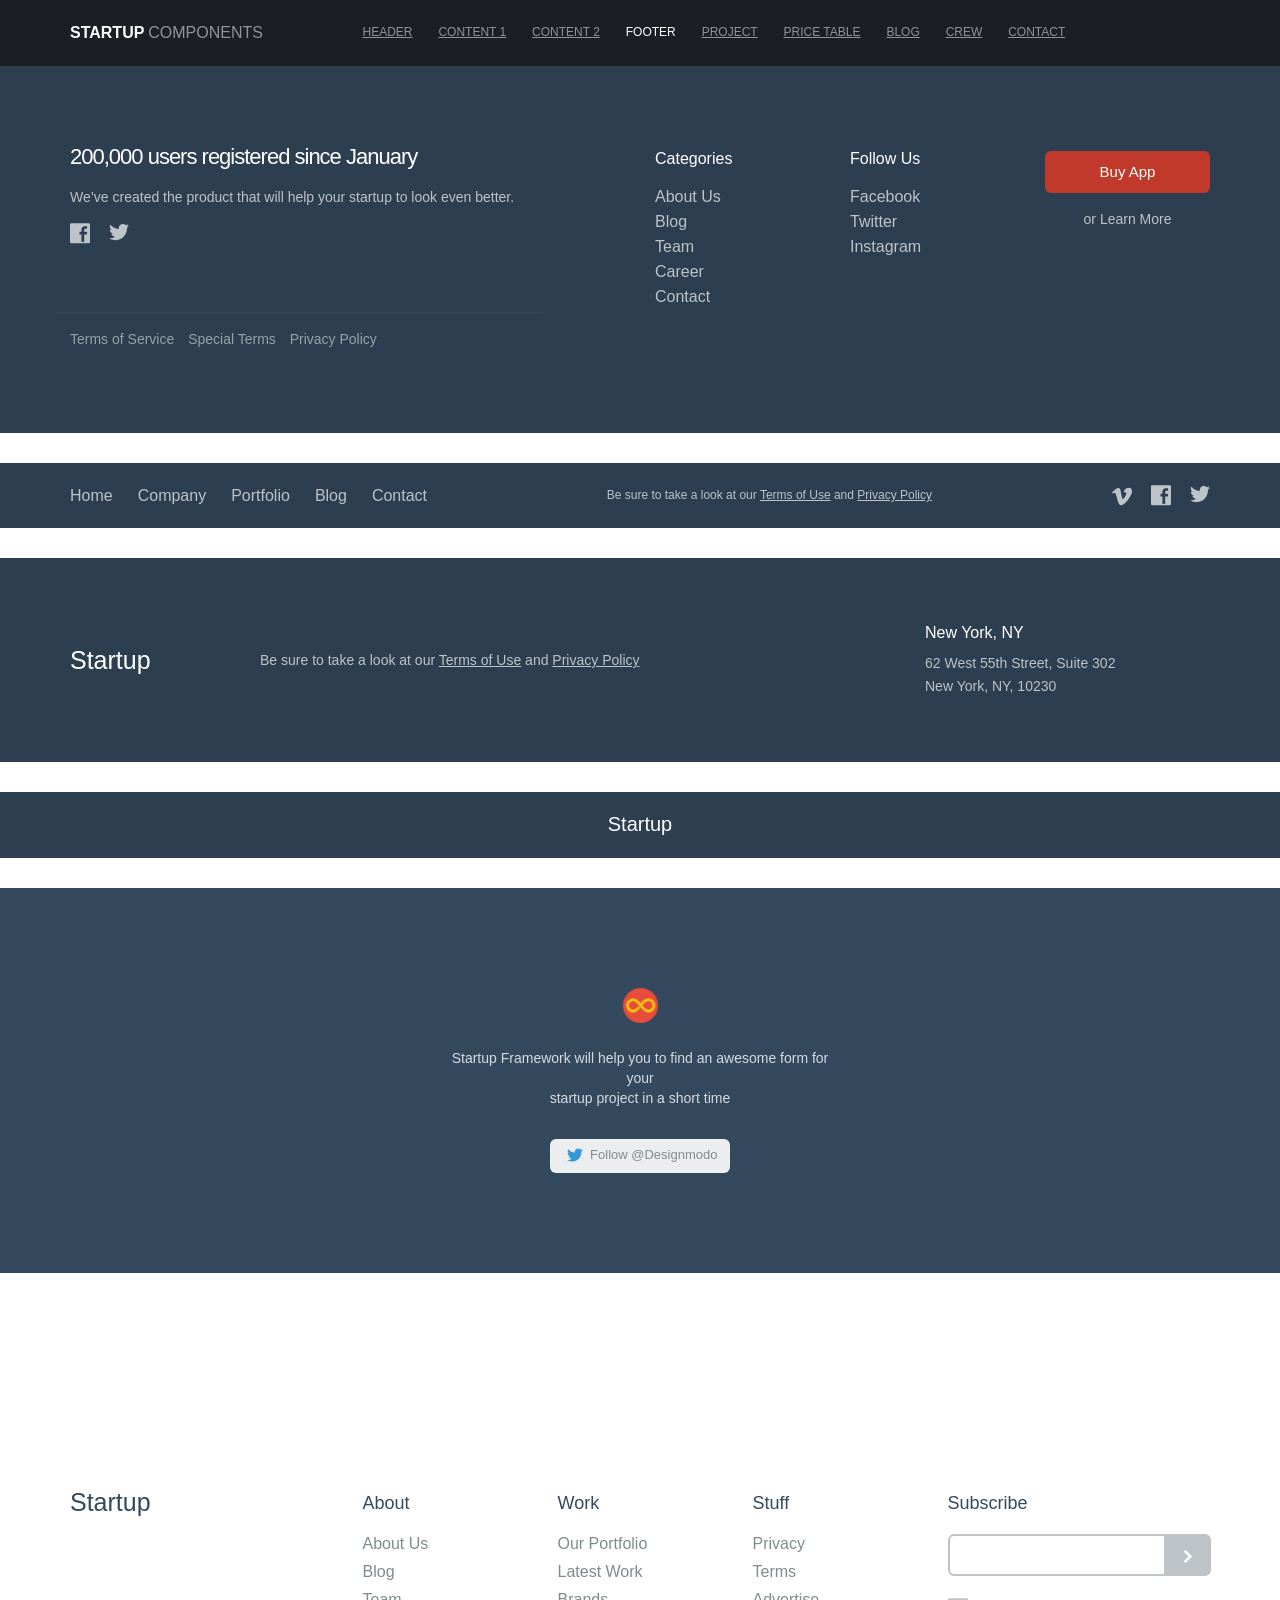
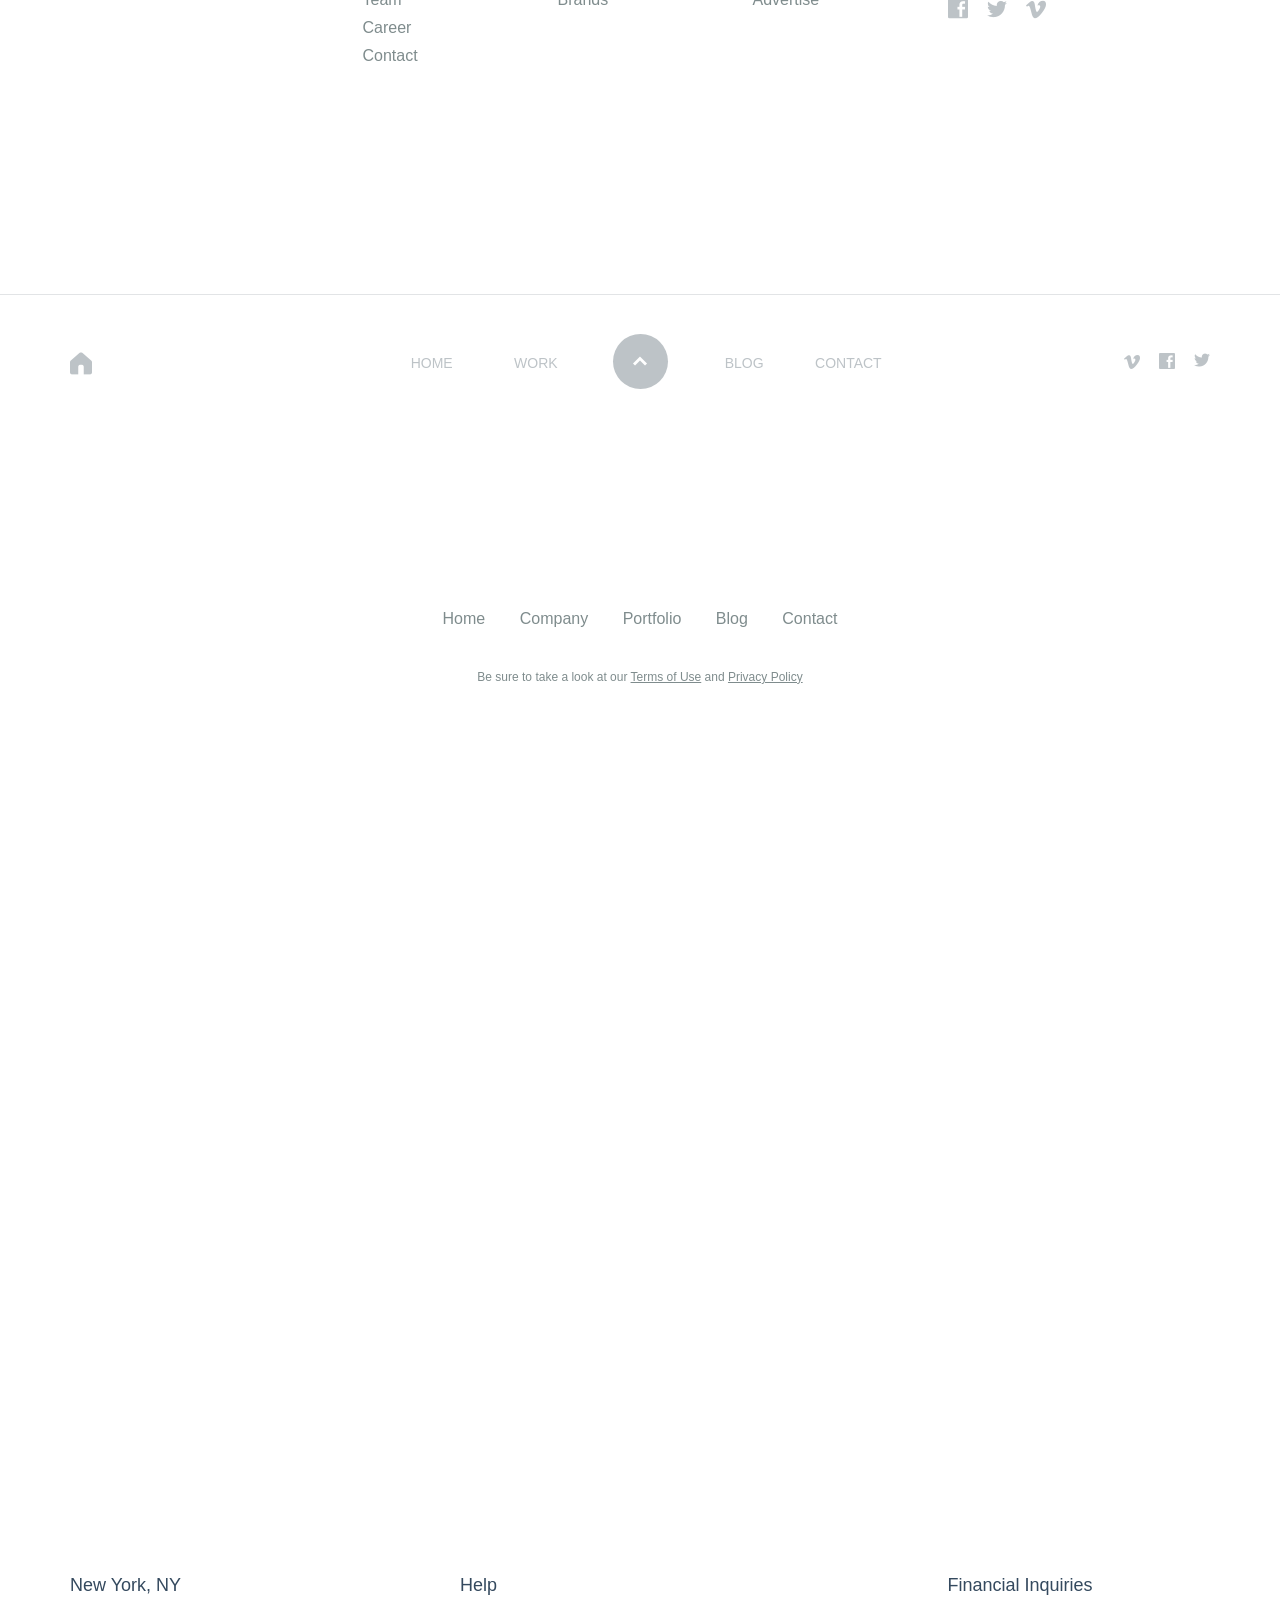
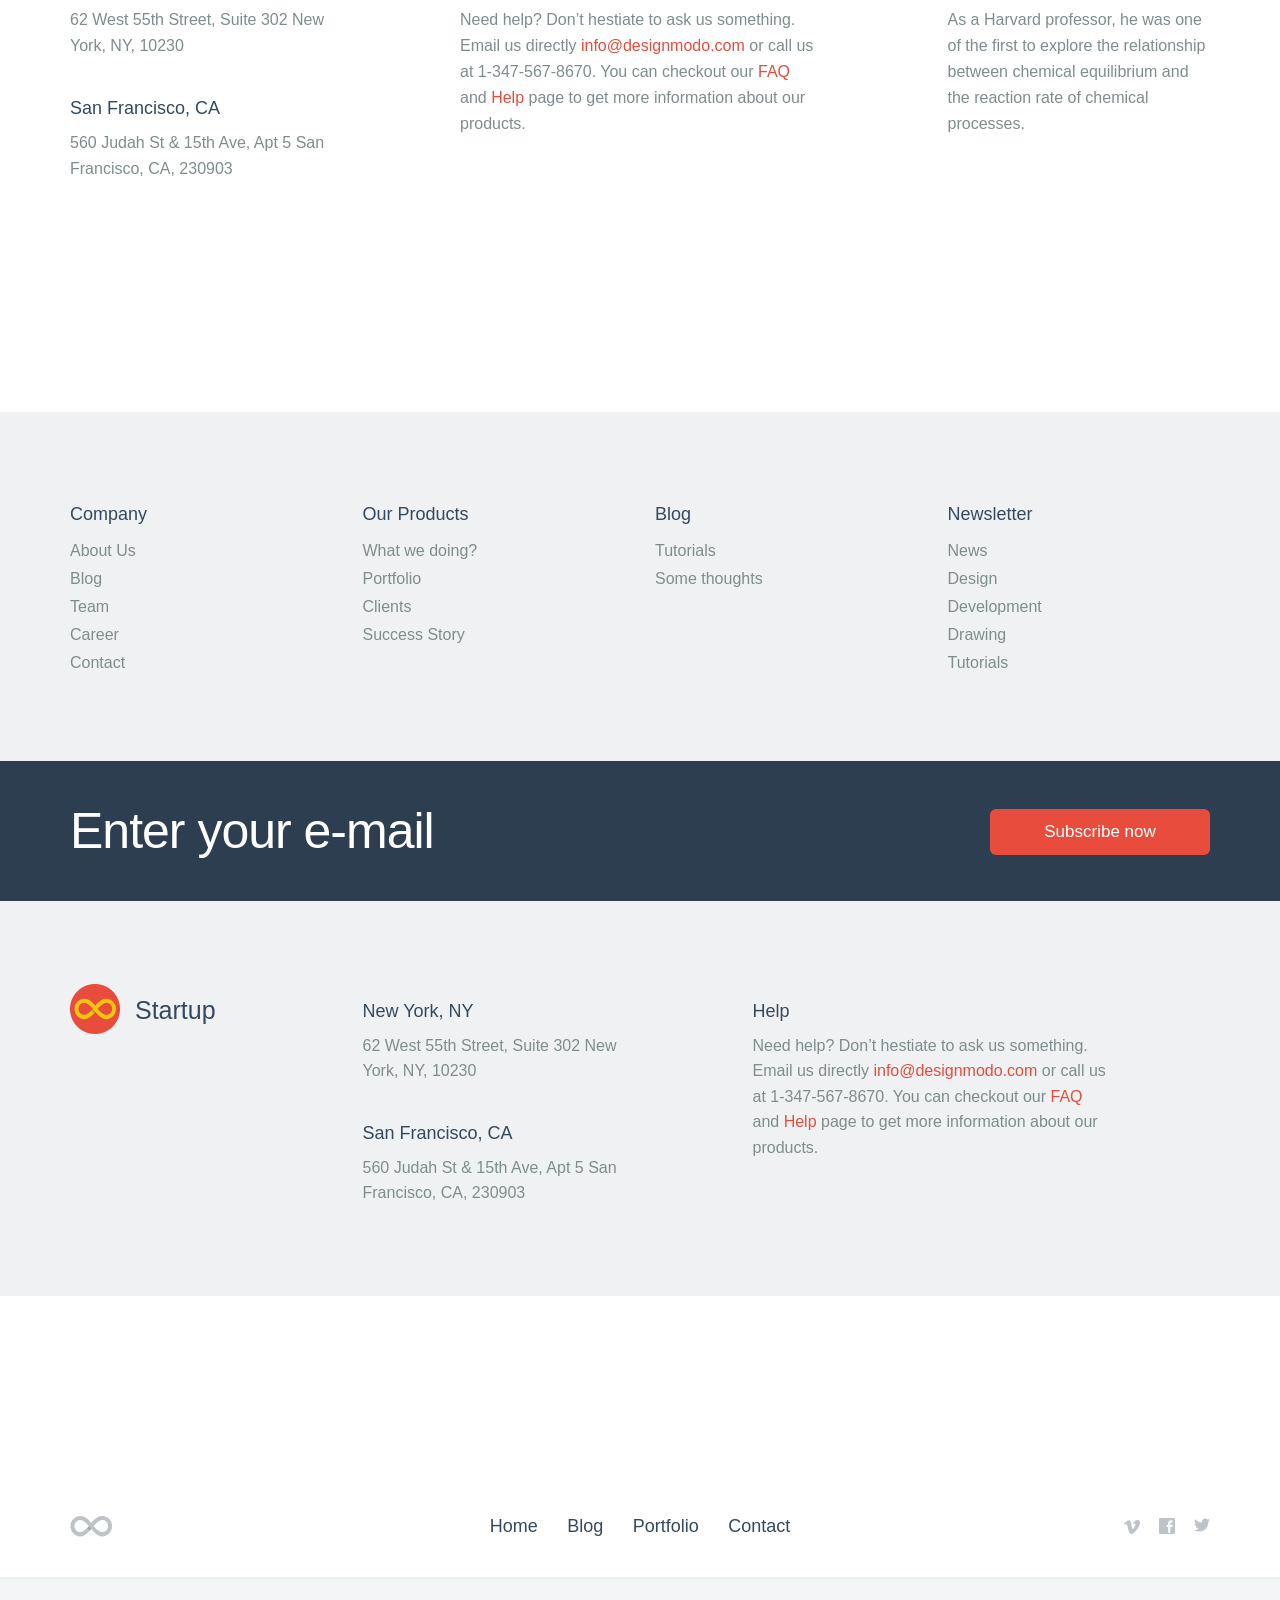
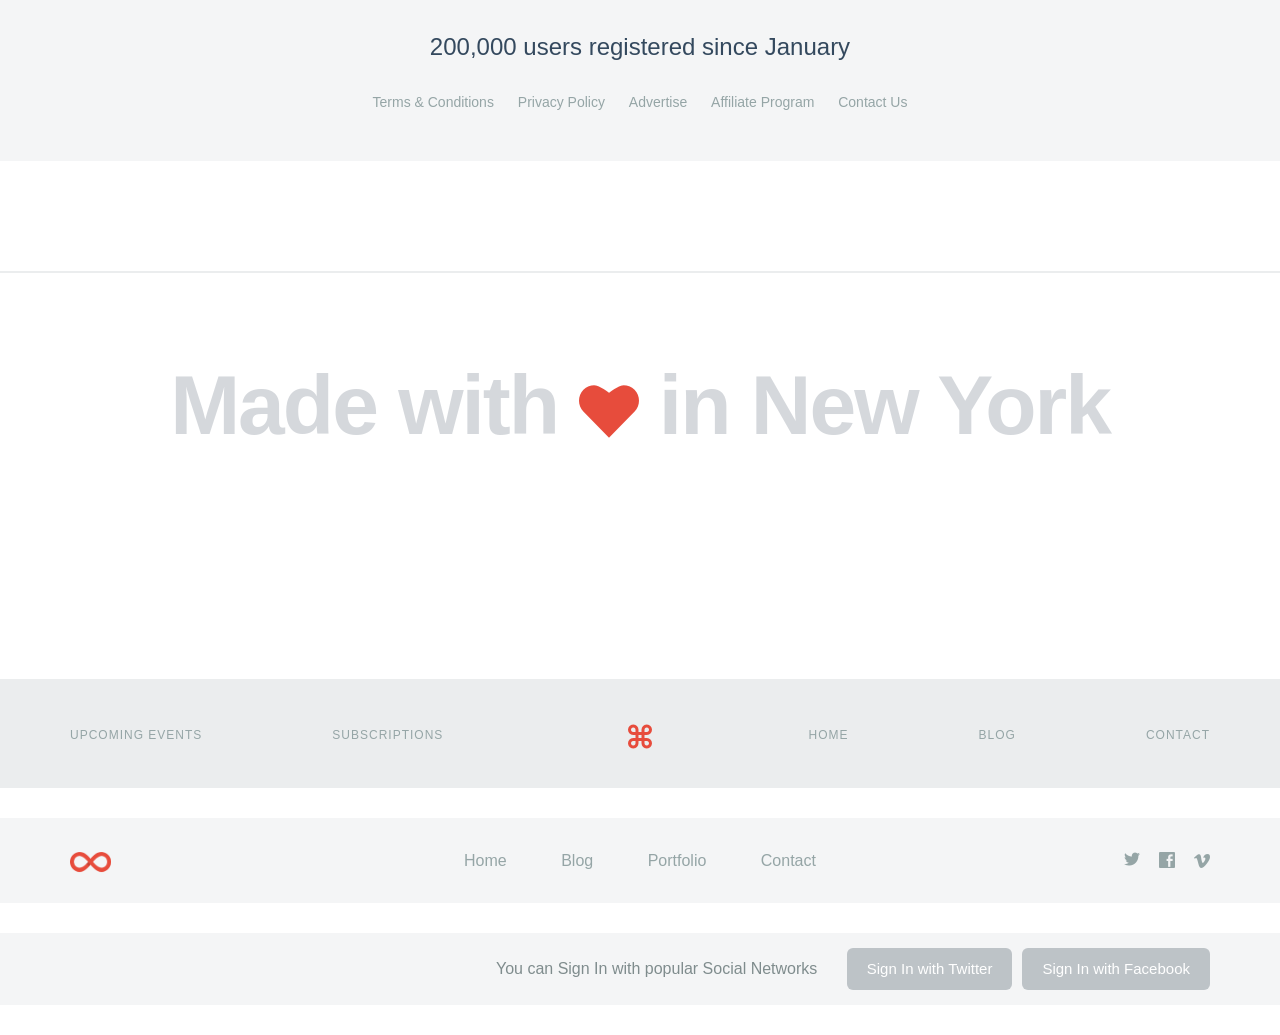
<file: ui-kit/ui-kit-footer/index.html>
<!DOCTYPE html>
<html lang="en">
  <head>
    <meta charset="utf-8">
    <title>Footer</title>
    <meta name="apple-mobile-web-app-capable" content="yes" />
    <meta name="viewport" content="width=device-width, initial-scale=1.0, maximum-scale=1.0, user-scalable=no" />
    <meta name="apple-mobile-web-app-status-bar-style" content="black" />
    <link rel="shortcut icon" href="../../flat-ui/images/favicon.ico">
    <link rel="stylesheet" href="../../flat-ui/bootstrap/css/bootstrap.css">
    <link rel="stylesheet" href="../../flat-ui/css/flat-ui.css">
    <!-- Using only with Flat-UI (free)-->
    <link rel="stylesheet" href="../../common-files/css/icon-font.css">
    <!-- end -->
    <link rel="stylesheet" href="../ui-kit-footer/css/ui-kit-styles.css">
  </head>
  <body>
    <nav class="dockbar navbar-fixed-top" id="header-dockbar">
      <menu class="main-menu">
        <div class="container">
          <div class="row">
            <a href="index.html" class="man-brand col-sm-3">
              <span class="logotype">Startup</span>
              <span class="doc-title">components</span>
            </a>
            <button id="open-close-menu" class="menu-btn btn-inverse"><span class="fui-list"></span>
            </button>
            <dl class="col-sm-8">
              <dd><a href="../ui-kit-header/index.html">header</a>
              </dd>
              <dd><a href="../ui-kit-content/index.html">content 1</a>
              </dd>
              <dd><a href="../ui-kit-content/index2.html">content 2</a>
              </dd>
              <dd><a class="active">footer</a>
              </dd>
              <dd><a href="../ui-kit-projects/index.html">project</a>
              </dd>
              <dd><a href="../ui-kit-price/index.html">price table</a>
              </dd>
              <dd><a href="../ui-kit-blog/index.html">blog</a>
              </dd>
              <dd><a href="../ui-kit-crew/index.html">crew</a>
              </dd>
              <dd><a href="../ui-kit-contacts/index.html">contact</a>
              </dd>
            </dl>
          </div>
        </div>
      </menu>
      <menu class="colapsed-menu">
        <dl>
          <dd><a href="../ui-kit-header/index.html">header</a>
          </dd>
          <dd><a href="../ui-kit-content/index.html">content 1</a>
          </dd>
          <dd><a href="../ui-kit-content/index2.html">content 2</a>
          </dd>
          <dd><a class="active">footer</a>
          </dd>
          <dd><a href="../ui-kit-projects/index.html">project</a>
          </dd>
          <dd><a href="../ui-kit-price/index.html">price table</a>
          </dd>
          <dd><a href="../ui-kit-blog/index.html">blog</a>
          </dd>
          <dd><a href="../ui-kit-crew/index.html">crew</a>
          </dd>
          <dd><a href="../ui-kit-contacts/index.html">contact</a>
          </dd>
        </dl>
      </menu>
    </nav>
    <div class="page-wrapper">
      <!-- footer-1 -->
      <footer class="footer-1 bg-midnight-blue">
        <div class="container">
          <div class="row">
            <div class="col-sm-5">
              <p class="lead"><b>200,000</b> users registered since January</p>
              We’ve created the product that will help your startup to look even better.
              <div class="social-btns">
                <a href="#" class="social-btn-facebook" data-text="Startup Design Framework - http://designmodo.com/startup/ Suit Up your Startup!" data-url="http://designmodo.com/startup/">
                  <div class="fui-facebook"></div>
                  <div class="fui-facebook"></div>
                </a>
                <a href="#" class="social-btn-twitter" data-text="Startup Design Framework - http://designmodo.com/startup/ Suit Up your Startup!" data-url="http://designmodo.com/startup/">
                  <div class="fui-twitter"></div>
                  <div class="fui-twitter"></div>
                </a>
              </div>
            </div>
            <nav>
              <div class="col-sm-2 col-sm-offset-1">
                <h6>Categories</h6>
                <ul>
                  <li><a href="#">About Us</a>
                  </li>
                  <li><a href="#">Blog</a>
                  </li>
                  <li><a href="#">Team</a>
                  </li>
                  <li><a href="#">Career</a>
                  </li>
                  <li><a href="#">Contact</a>
                  </li>
                </ul>
              </div>
              <div class="col-sm-2">
                <h6>Follow Us</h6>
                <ul>
                  <li><a href="#">Facebook</a>
                  </li>
                  <li><a href="#">Twitter</a>
                  </li>
                  <li><a href="#">Instagram</a>
                  </li>
                </ul>
              </div>
            </nav>
            <div class="col-sm-2 buy-btn">
              <a class="btn btn-danger btn-block" href="#">Buy App</a>
or <a href="#">Learn More</a>
            </div>
          </div>
          <div class="row">
            <div class="col-sm-5 additional-links">
              <a href="#">Terms of Service</a>
              <a href="#">Special Terms</a>
              <a href="#">Privacy Policy</a>
            </div>
          </div>
        </div>
      </footer>
      <div class="delimiter"></div>
      <!-- footer-2 -->
      <footer class="footer-2 bg-midnight-blue">
        <div class="container">
          <nav class="pull-left">
            <ul>
              <li class="active"><a href="#">Home</a>
              </li>
              <li><a href="#">Company</a>
              </li>
              <li><a href="#">Portfolio</a>
              </li>
              <li><a href="#">Blog</a>
              </li>
              <li><a href="#">Contact</a>
              </li>
            </ul>
          </nav>
          <div class="social-btns pull-right">
            <a href="#">
              <div class="fui-vimeo"></div>
              <div class="fui-vimeo"></div>
            </a>
            <a href="#">
              <div class="fui-facebook"></div>
              <div class="fui-facebook"></div>
            </a>
            <a href="#">
              <div class="fui-twitter"></div>
              <div class="fui-twitter"></div>
            </a>
          </div>
          <div class="additional-links">
            Be sure to take a look at our <a href="#">Terms of Use</a> and <a href="#">Privacy Policy</a>
          </div>
        </div>
      </footer>
      <div class="delimiter"></div>
      <!-- footer-3 -->
      <footer class="footer-3">
        <div class="container">
          <div class="row v-center">
            <div class="col-sm-2">
              <a class="brand" href="#">Startup</a>
            </div>
            <div class="col-sm-7">
              <div class="additional-links">
                Be sure to take a look at our <a href="#">Terms of Use</a> and <a href="#">Privacy Policy</a>
              </div>
            </div>
            <div class="col-sm-3">
              <h6>New York, NY</h6>
              <div class="address">
                62 West 55th Street, Suite 302
                <br>New York, NY, 10230
              </div>
            </div>
          </div>
        </div>
      </footer>
      <div class="delimiter"></div>
      <!-- footer-4 -->
      <footer class="footer-4 bg-midnight-blue">
        <div class="container">
          <a class="brand" href="#">Startup</a>
        </div>
      </footer>
      <div class="delimiter"></div>
      <!-- footer-5 -->
      <footer class="footer-5 bg-wet-asphalt">
        <div class="container">
          <a class="brand" href="#">
            <img src="../../common-files/icons/Infinity-Loop@2x.png" width="35" height="35" alt="">
          </a>
          <div class="row">
            <div class="col-sm-6 col-sm-offset-3">
              <div class="text">Startup Framework will help you to find an awesome form for your
                <br/>startup project in a short time</div>
            </div>
          </div>
          <a class="btn btn-small" href="#"><span class="fui-twitter"> </span> Follow @Designmodo</a>
        </div>
      </footer>
      <div class="delimiter-big"></div>
      <!-- footer-6 -->
      <footer class="footer-6">
        <div class="container">
          <div class="row">
            <div class="col-sm-3">
              <div><a class="brand" href="#">Startup</a>
              </div>
            </div>
            <nav>
              <div class="col-sm-2">
                <h6>About</h6>
                <ul>
                  <li><a href="#">About Us</a>
                  </li>
                  <li><a href="#">Blog</a>
                  </li>
                  <li><a href="#">Team</a>
                  </li>
                  <li><a href="#">Career</a>
                  </li>
                  <li><a href="#">Contact</a>
                  </li>
                </ul>
              </div>
              <div class="col-sm-2">
                <h6>Work</h6>
                <ul>
                  <li><a href="#">Our Portfolio</a>
                  </li>
                  <li><a href="#">Latest Work</a>
                  </li>
                  <li><a href="#">Brands</a>
                  </li>
                </ul>
              </div>
              <div class="col-sm-2">
                <h6>Stuff</h6>
                <ul>
                  <li><a href="#">Privacy</a>
                  </li>
                  <li><a href="#">Terms</a>
                  </li>
                  <li><a href="#">Advertise</a>
                  </li>
                </ul>
              </div>
            </nav>
            <div class="col-sm-3">
              <h6>Subscribe</h6>
              <div class="input-group">
                <input type="text" class="form-control">
                <span class="input-group-btn">
                        <button class="btn" type="button">
                            <span class="fui-arrow-right"> </span>
                </button>
                </span>
              </div>
              <div class="social-btns">
                <a href="#">
                  <div class="fui-facebook"></div>
                  <div class="fui-facebook"></div>
                </a>
                <a href="#">
                  <div class="fui-twitter"></div>
                  <div class="fui-twitter"></div>
                </a>
                <a href="#">
                  <div class="fui-vimeo"></div>
                  <div class="fui-vimeo"></div>
                </a>
              </div>
            </div>
          </div>
        </div>
      </footer>
      <!-- footer-7 -->
      <footer class="footer-7 ">
        <div class="container">
          <a href="#"><span class="fui-home"> </span></a>
          <nav>
            <ul>
              <li><a href="#">HOME</a>
              </li>
              <li><a href="#">WORK</a>
              </li>
              <li class="scroll-btn">
                <a href="#" class="scroll-top fui-arrow-up"></a>
              </li>
              <li><a href="#">BLOG</a>
              </li>
              <li><a href="#">CONTACT</a>
              </li>
            </ul>
          </nav>
          <div class="social-btns">
            <a href="#">
              <div class="fui-vimeo"></div>
              <div class="fui-vimeo"></div>
            </a>
            <a href="#">
              <div class="fui-facebook"></div>
              <div class="fui-facebook"></div>
            </a>
            <a href="#">
              <div class="fui-twitter"></div>
              <div class="fui-twitter"></div>
            </a>
          </div>
        </div>
      </footer>
      <!-- footer-8 -->
      <footer class="footer-8">
        <div class="container">
          <nav>
            <ul>
              <li class="active"><a href="#">Home</a>
              </li>
              <li><a href="#">Company</a>
              </li>
              <li><a href="#">Portfolio</a>
              </li>
              <li><a href="#">Blog</a>
              </li>
              <li><a href="#">Contact</a>
              </li>
            </ul>
          </nav>
          <div class="additional-links">
            Be sure to take a look at our <a href="#">Terms of Use</a> and <a href="#">Privacy Policy</a>
          </div>
        </div>
      </footer>
      <div class="delimiter-big"></div>
      <!-- footer-9 -->
      <section class="footer-9-map">
        <iframe width="100%" height="100%" frameborder="0" scrolling="no" marginheight="0" marginwidth="0" src="https://maps.google.com/?ie=UTF8&amp;t=m&amp;ll=40.714353,-74.005973&amp;spn=0.04554,0.072956&amp;z=12&amp;output=embed"></iframe>
      </section>
      <footer class="footer-9 v-center">
        <div>
          <div class="container">
            <div class="row">
              <div class="col-sm-3">
                <div class="box box-first">
                  <h6>New York, NY</h6>
                  <p>62 West 55th Street, Suite 302 New York, NY, 10230</p>
                </div>
                <br class="hidden-xs">
                <div class="box">
                  <h6>San Francisco, CA</h6>
                  <p>560 Judah St &amp; 15th Ave, Apt 5 San Francisco, CA, 230903</p>
                </div>
              </div>
              <div class="col-sm-4 col-sm-offset-1 box">
                <h6>Help</h6>
                <p>Need help? Don’t hestiate to ask us something. Email us directly <a href="#">info@designmodo.com</a> or call us at 1-347-567-8670. You can checkout our <a href="#">FAQ</a> and <a href="#">Help</a> page to get more information about our products.</p>
              </div>
              <div class="col-sm-3 col-sm-offset-1 box">
                <h6>Financial Inquiries</h6>
                <p>As a Harvard professor, he was one of the first to explore the relationship between chemical equilibrium and the reaction rate of chemical processes.</p>
              </div>
            </div>
          </div>
        </div>
      </footer>
      <div class="delimiter-big"></div>
      <!-- footer-10 -->
      <footer class="footer-10">
        <div class="container">
          <div class="row">
            <div class="col-sm-2">
              <nav>
                <h6>Company</h6>
                <ul>
                  <li><a href="#">About Us</a>
                  </li>
                  <li><a href="#">Blog</a>
                  </li>
                  <li><a href="#">Team</a>
                  </li>
                  <li><a href="#">Career</a>
                  </li>
                  <li><a href="#">Contact</a>
                  </li>
                </ul>
              </nav>
            </div>
            <div class="col-sm-2 col-sm-offset-1">
              <nav>
                <h6>Our Products</h6>
                <ul>
                  <li><a href="#">What we doing?</a>
                  </li>
                  <li><a href="#">Portfolio</a>
                  </li>
                  <li><a href="#">Clients</a>
                  </li>
                  <li><a href="#">Success Story</a>
                  </li>
                </ul>
              </nav>
            </div>
            <div class="col-sm-2 col-sm-offset-1">
              <nav>
                <h6>Blog</h6>
                <ul>
                  <li><a href="#">Tutorials</a>
                  </li>
                  <li><a href="#">Some thoughts</a>
                  </li>
                </ul>
              </nav>
            </div>
            <div class="col-sm-2 col-sm-offset-1">
              <nav>
                <h6>Newsletter</h6>
                <ul>
                  <li><a href="#">News</a>
                  </li>
                  <li><a href="#">Design</a>
                  </li>
                  <li><a href="#">Development</a>
                  </li>
                  <li><a href="#">Drawing</a>
                  </li>
                  <li><a href="#">Tutorials</a>
                  </li>
                </ul>
              </nav>
            </div>
          </div>
        </div>
        <div class="subscribe-form bg-midnight-blue">
          <form>
            <div class="container">
              <div class="row">
                <div class="col-sm-8">
                  <input type="text" placeholder="Enter your e-mail" spellcheck="false">
                </div>
                <div class="col-sm-4">
                  <button class="btn btn-large btn-danger" type="submit">Subscribe now</button>
                </div>
              </div>
            </div>
          </form>
        </div>
        <div class="container">
          <div class="row">
            <div class="col-sm-3">
              <a class="brand" href="#">
                <img src="../../common-files/icons/Infinity-Loop@2x.png" width="50" height="50" alt="">Startup
              </a>
            </div>
            <div class="col-sm-3">
              <div class="box box-first">
                <h6>New York, NY</h6>
                <p>62 West 55th Street, Suite 302 New York, NY, 10230</p>
              </div>
              <br class="hidden-xs">
              <div class="box">
                <h6>San Francisco, CA</h6>
                <p>560 Judah St &amp; 15th Ave, Apt 5 San Francisco, CA, 230903</p>
              </div>
            </div>
            <div class="col-sm-4 col-sm-offset-1 box">
              <h6>Help</h6>
              <p>Need help? Don’t hestiate to ask us something. Email us directly
                <a href="#">info@designmodo.com</a> or call us at 1-347-567-8670. You can checkout our <a href="#">FAQ</a> and <a href="#">Help</a>
page to get more information about our products.
              </p>
            </div>
          </div>
        </div>
      </footer>
      <div class="delimiter-big"></div>
      <!-- footer-11 -->
      <footer class="footer-11">
        <div class="container">
          <a class="brand" href="#">
            <img src="../../common-files/icons/infinity-bw@2x.png" width="42" height="21" alt="">
          </a>
          <nav>
            <ul>
              <li><a href="#">Home</a>
              </li>
              <li><a href="#">Blog</a>
              </li>
              <li><a href="#">Portfolio</a>
              </li>
              <li><a href="#">Contact</a>
              </li>
            </ul>
          </nav>
          <div class="social-btns">
            <a href="#">
              <div class="fui-vimeo"></div>
              <div class="fui-vimeo"></div>
            </a>
            <a href="#">
              <div class="fui-facebook"></div>
              <div class="fui-facebook"></div>
            </a>
            <a href="#">
              <div class="fui-twitter"></div>
              <div class="fui-twitter"></div>
            </a>
          </div>
        </div>
        <div class="additional-links">
          <div class="container">
            <p class="lead"><b>200,000</b> users registered since January</p>
            <a href="#">Terms &amp; Conditions</a>
            <a href="#">Privacy Policy</a>
            <a href="#">Advertise</a>
            <a href="#">Affiliate Program</a>
            <a href="#">Contact Us</a>
          </div>
        </div>
      </footer>
      <!-- footer-12 -->
      <footer class="footer-12">
        <div class="container">
          Made with <span class="fui-heart"> </span> in New York
        </div>
      </footer>
      <div class="delimiter-big"></div>
      <!-- footer-13 -->
      <footer class="footer-13">
        <div class="container">
          <nav class="pull-left">
            <ul>
              <li><a href="#">UPCOMING EVENTS</a>
              </li>
              <li><a href="#">SUBSCRIPTIONS</a>
              </li>
            </ul>
          </nav>
          <span class="fui-cmd"> </span>
          <nav class="pull-right">
            <ul>
              <li><a href="#">HOME</a>
              </li>
              <li><a href="#">BLOG</a>
              </li>
              <li><a href="#">CONTACT</a>
              </li>
            </ul>
          </nav>
        </div>
      </footer>
      <div class="delimiter"></div>
      <!-- footer-14 -->
      <footer class="footer-14">
        <div class="container">
          <a class="brand" href="#">
            <img src="../../common-files/icons/logo-red@2x.png" width="41" height="21" alt="">
          </a>
          <nav>
            <ul>
              <li class="active"><a href="#">Home</a>
              </li>
              <li><a href="#">Blog</a>
              </li>
              <li><a href="#">Portfolio</a>
              </li>
              <li><a href="#">Contact</a>
              </li>
            </ul>
          </nav>
          <div class="social-btns">
            <a href="#">
              <div class="fui-twitter"></div>
              <div class="fui-twitter"></div>
            </a>
            <a href="#">
              <div class="fui-facebook"></div>
              <div class="fui-facebook"></div>
            </a>
            <a href="#">
              <div class="fui-vimeo"></div>
              <div class="fui-vimeo"></div>
            </a>
          </div>
        </div>
      </footer>
      <div class="delimiter"></div>
      <!-- footer-15 -->
      <footer class="footer-15">
        <div class="container">
          <span>You can Sign In with popular Social Networks</span>
          <div class="btns">
            <a href="#" class="btn btn-default">Sign In with Twitter</a><a href="#" class="btn btn-default">Sign In with Facebook</a>
          </div>
        </div>
      </footer>
      <div class="delimiter"></div>
    </div>
    <!-- Placed at the end of the document so the pages load faster -->
    <script src="../../common-files/js/jquery-1.10.2.min.js"></script>
    <script src="../../flat-ui/js/bootstrap.min.js"></script>
    <script src="../../common-files/js/jquery.scrollTo-1.4.3.1-min.js"></script>
    <script src="../../common-files/js/jquery.parallax.min.js"></script>
    <script src="../../common-files/js/easing.min.js"></script>
    <script src="../../common-files/js/jquery.svg.js"></script>
    <script src="../../common-files/js/jquery.svganim.js"></script>
    <script src="../../common-files/js/jquery.sharrre.min.js"></script>
    <script src="../../common-files/js/startup-kit.js"></script>
  </body>
</html>
</file>
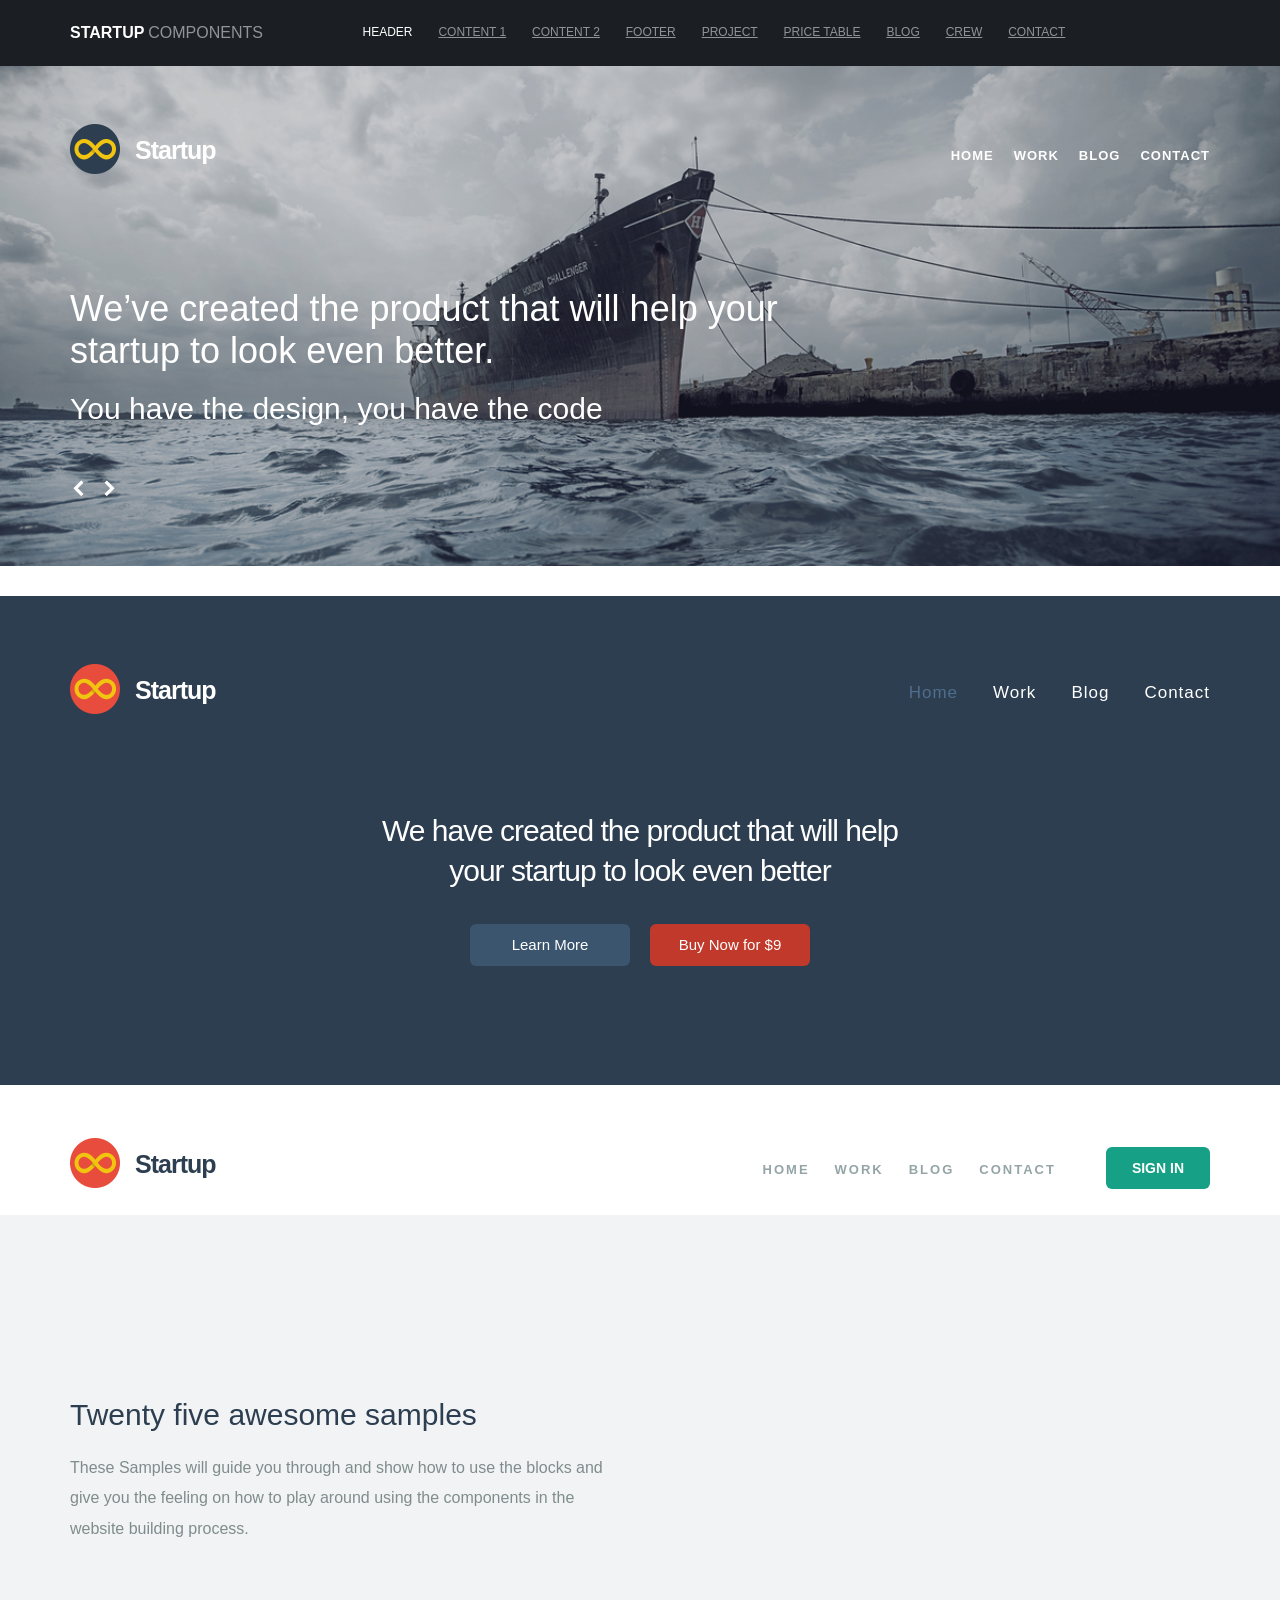
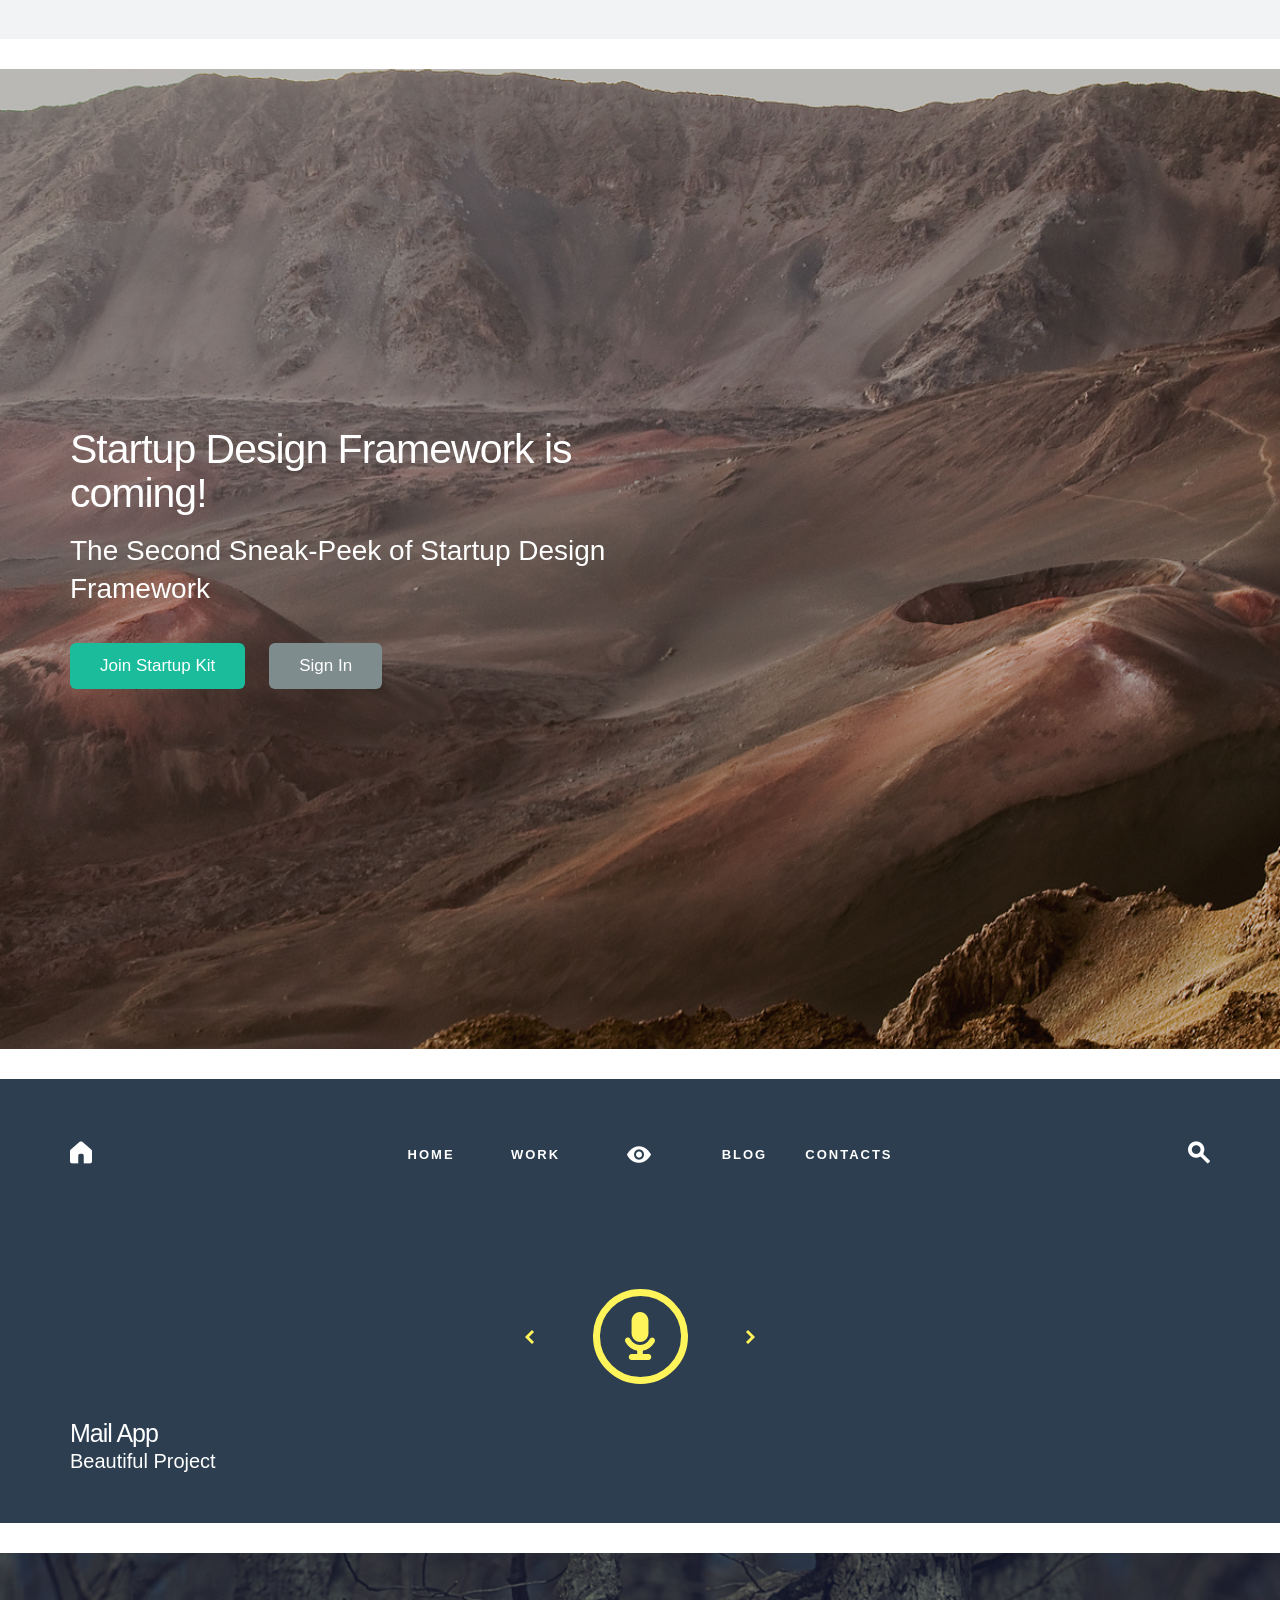
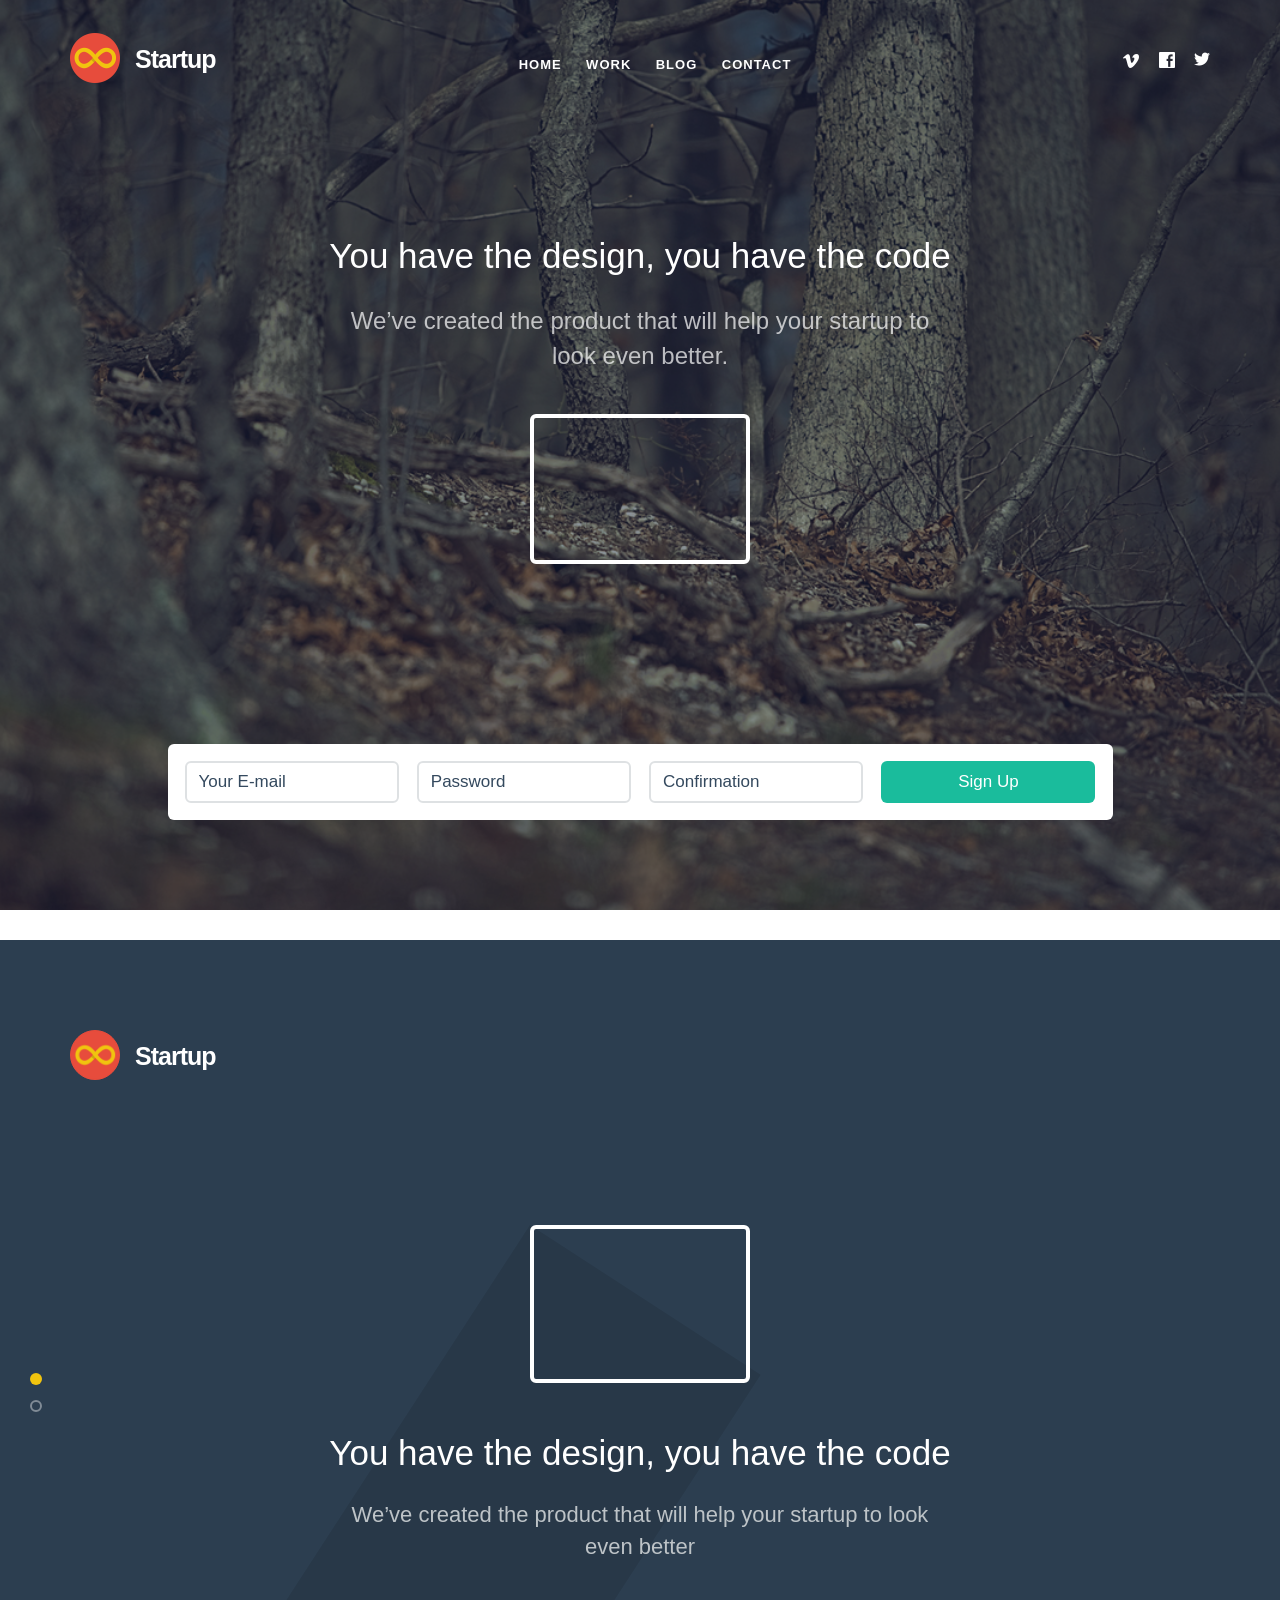
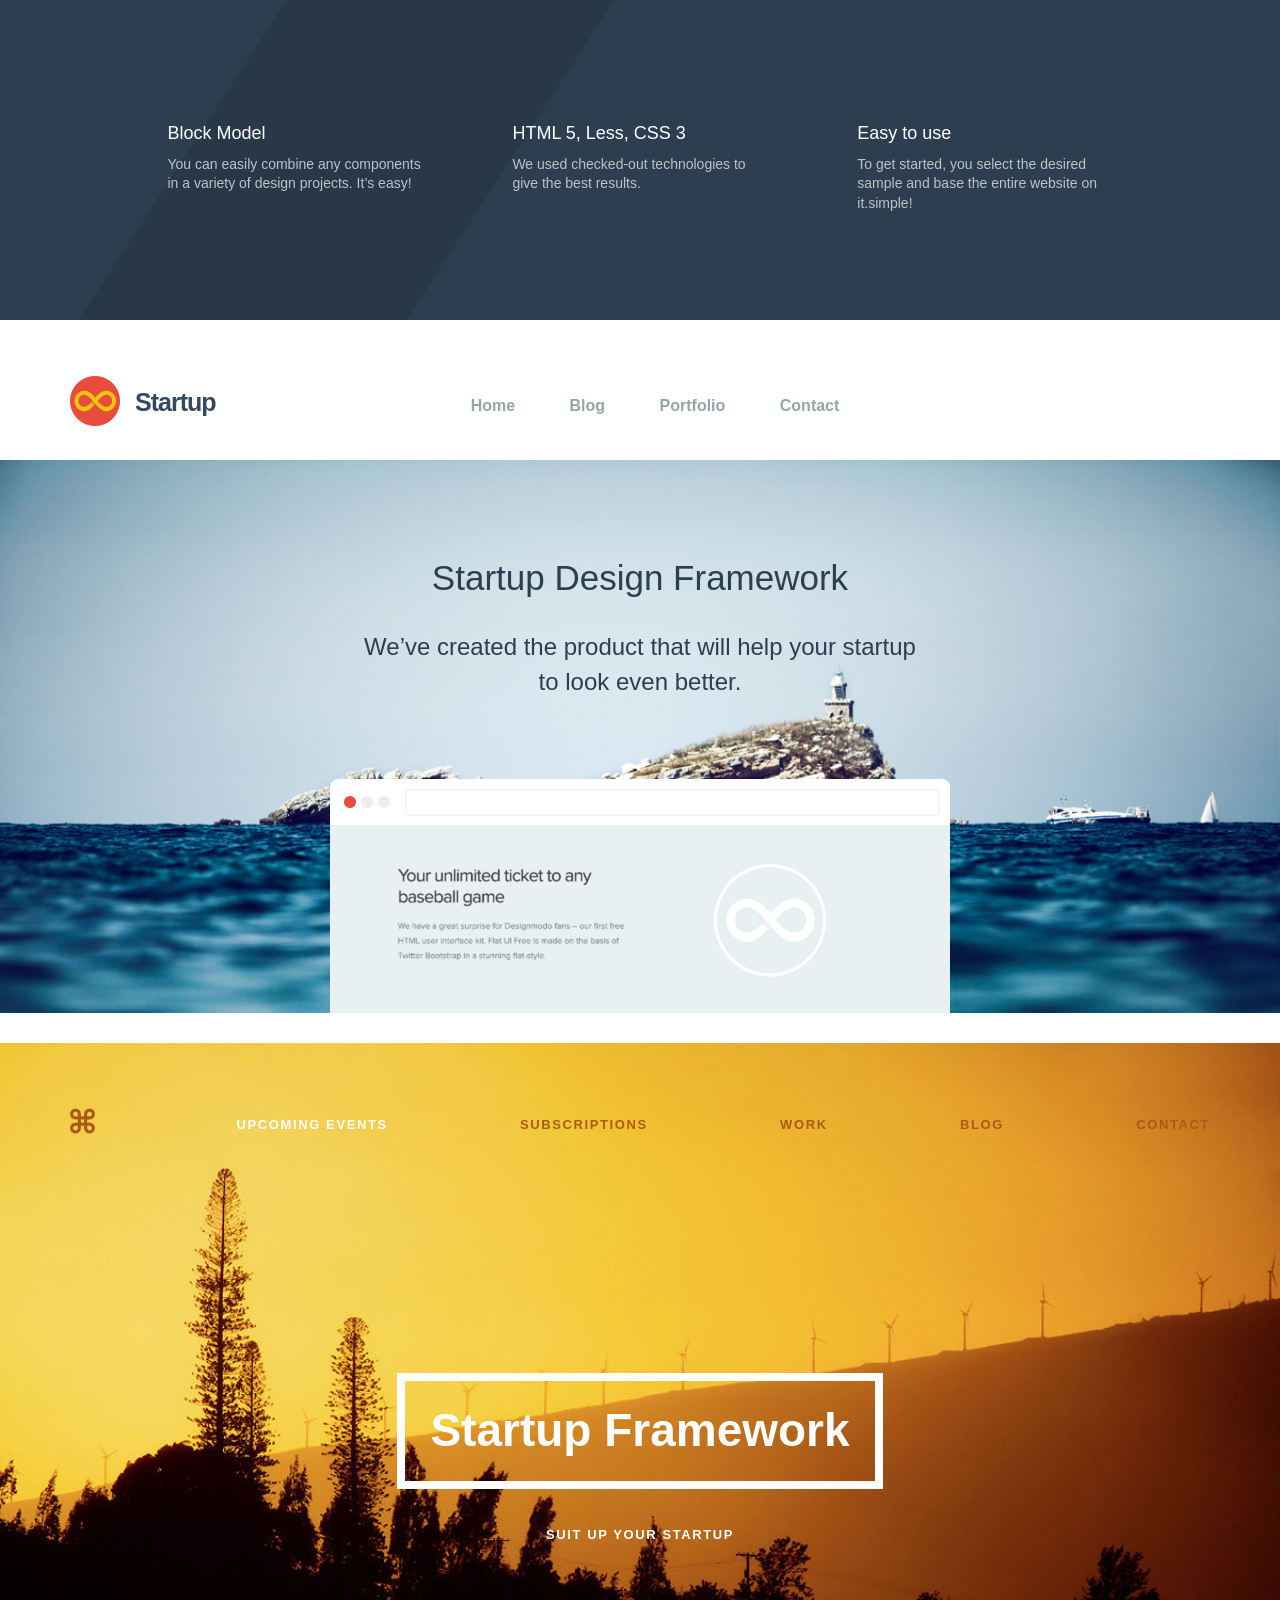
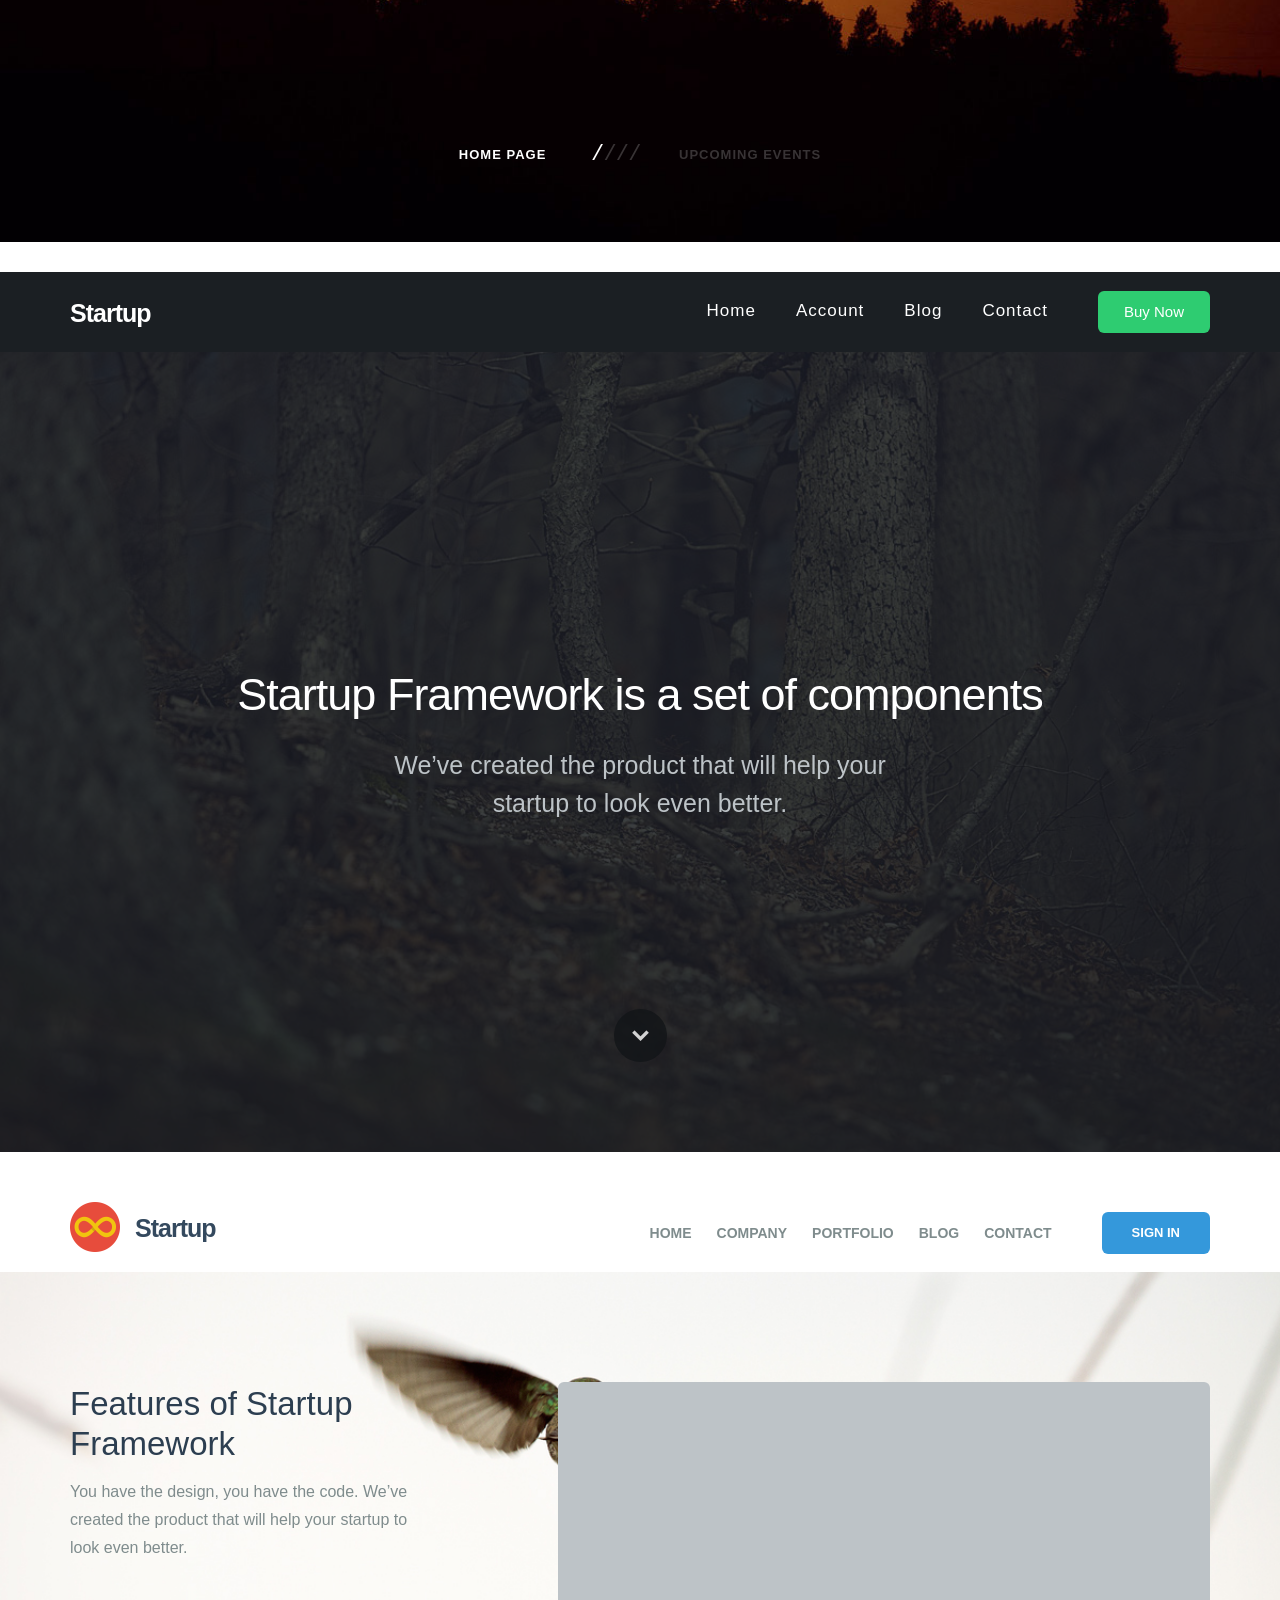
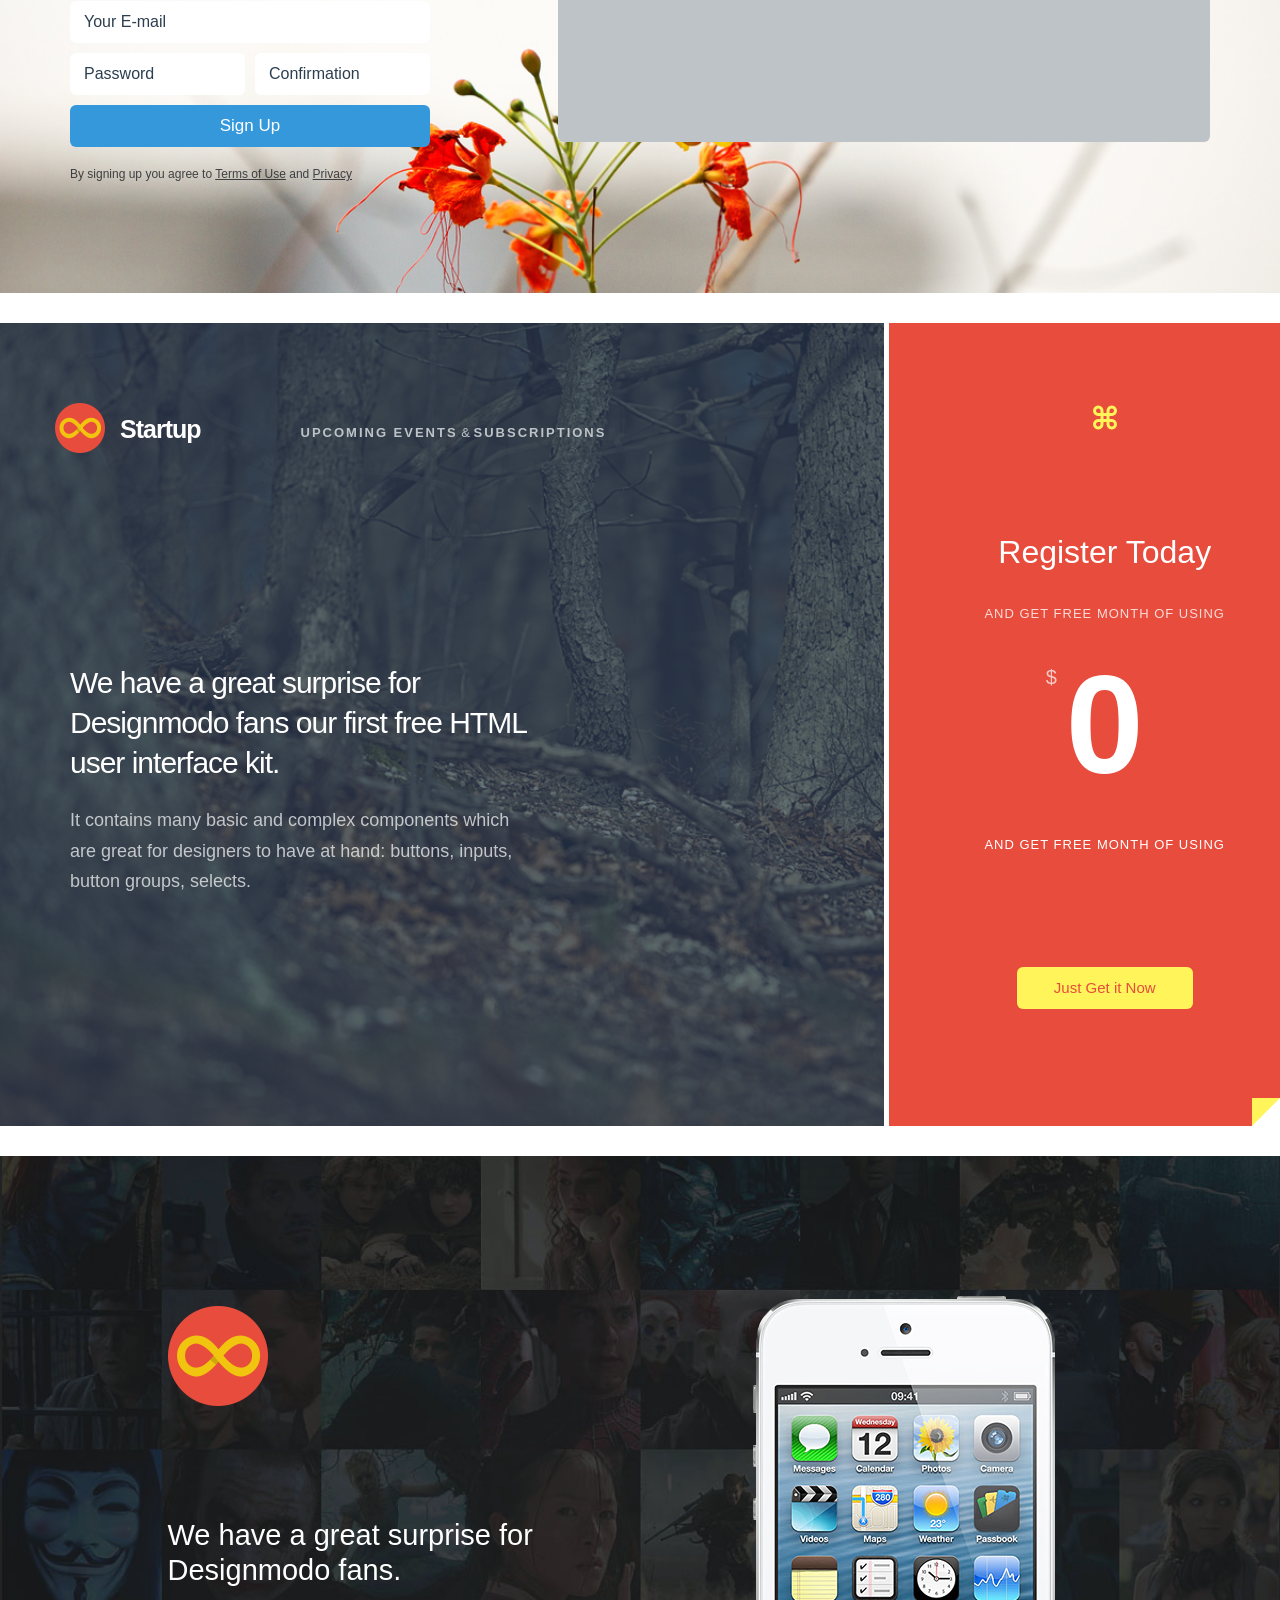
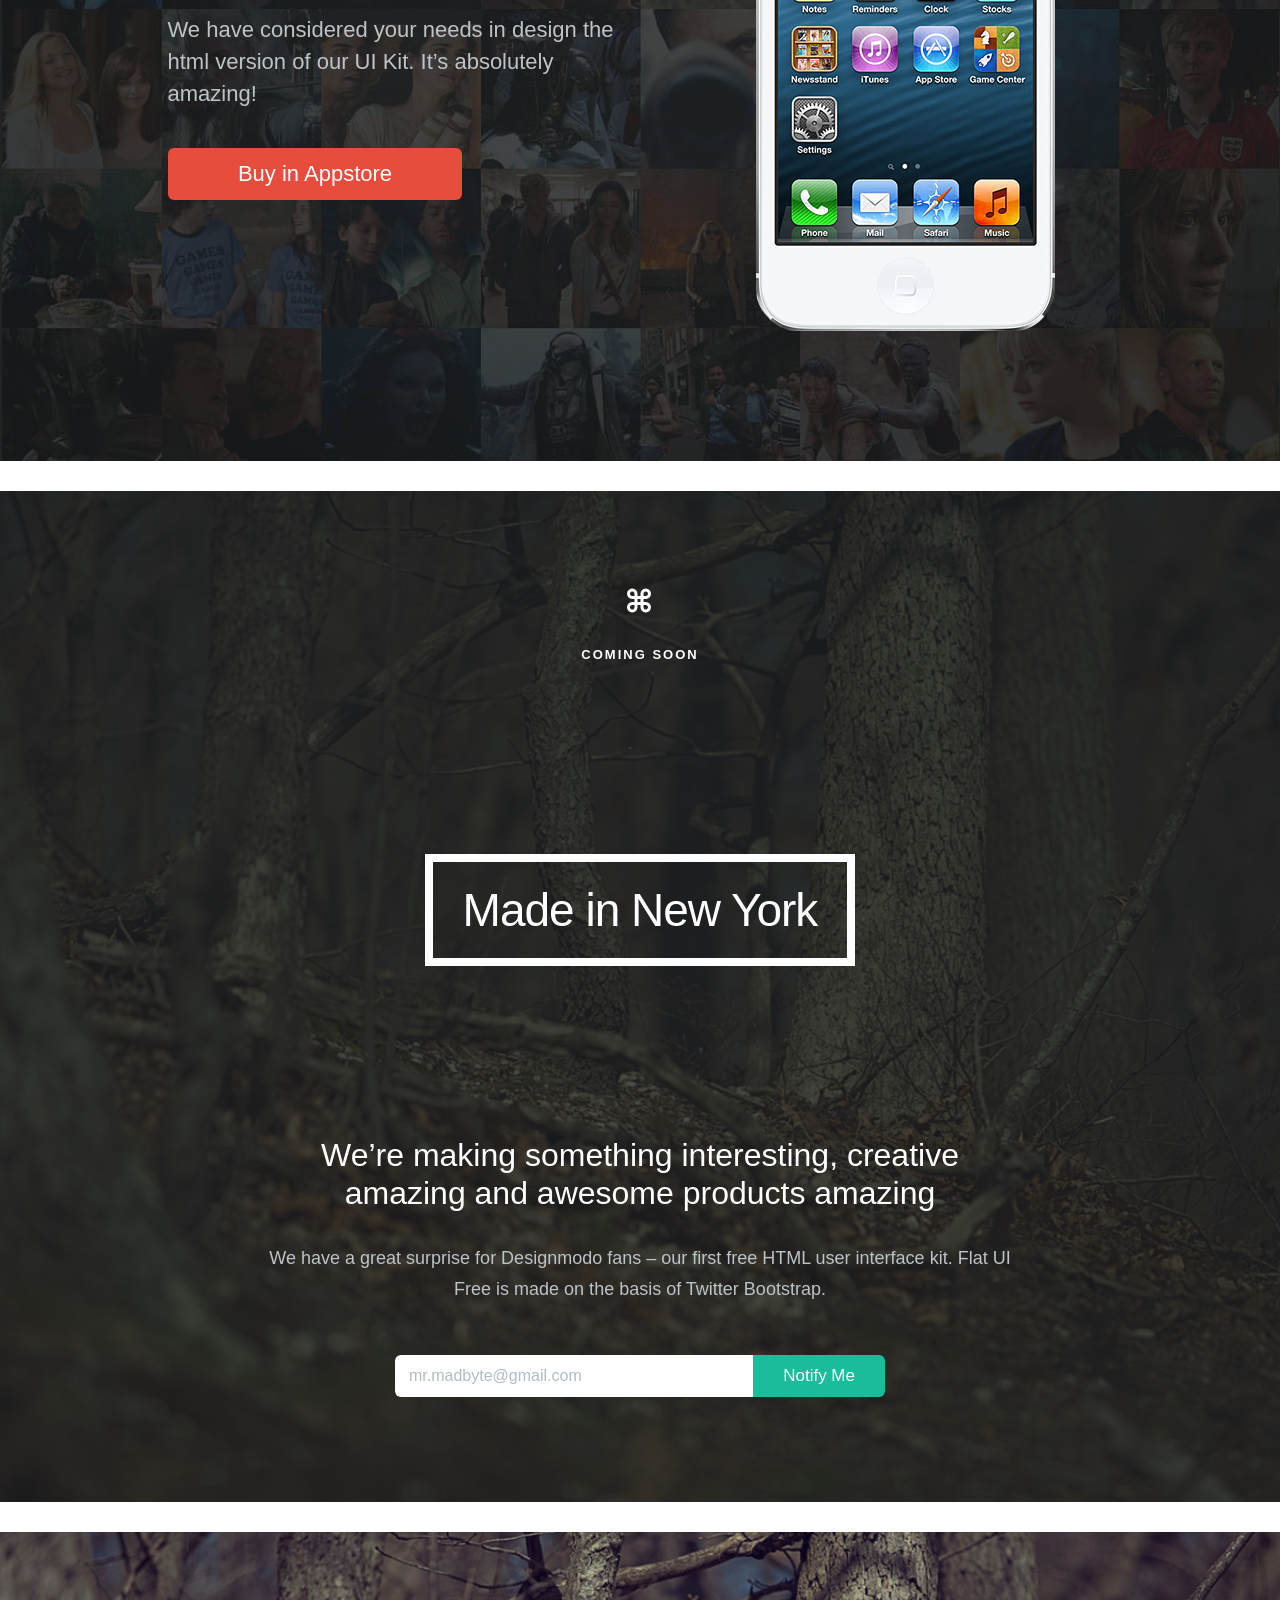
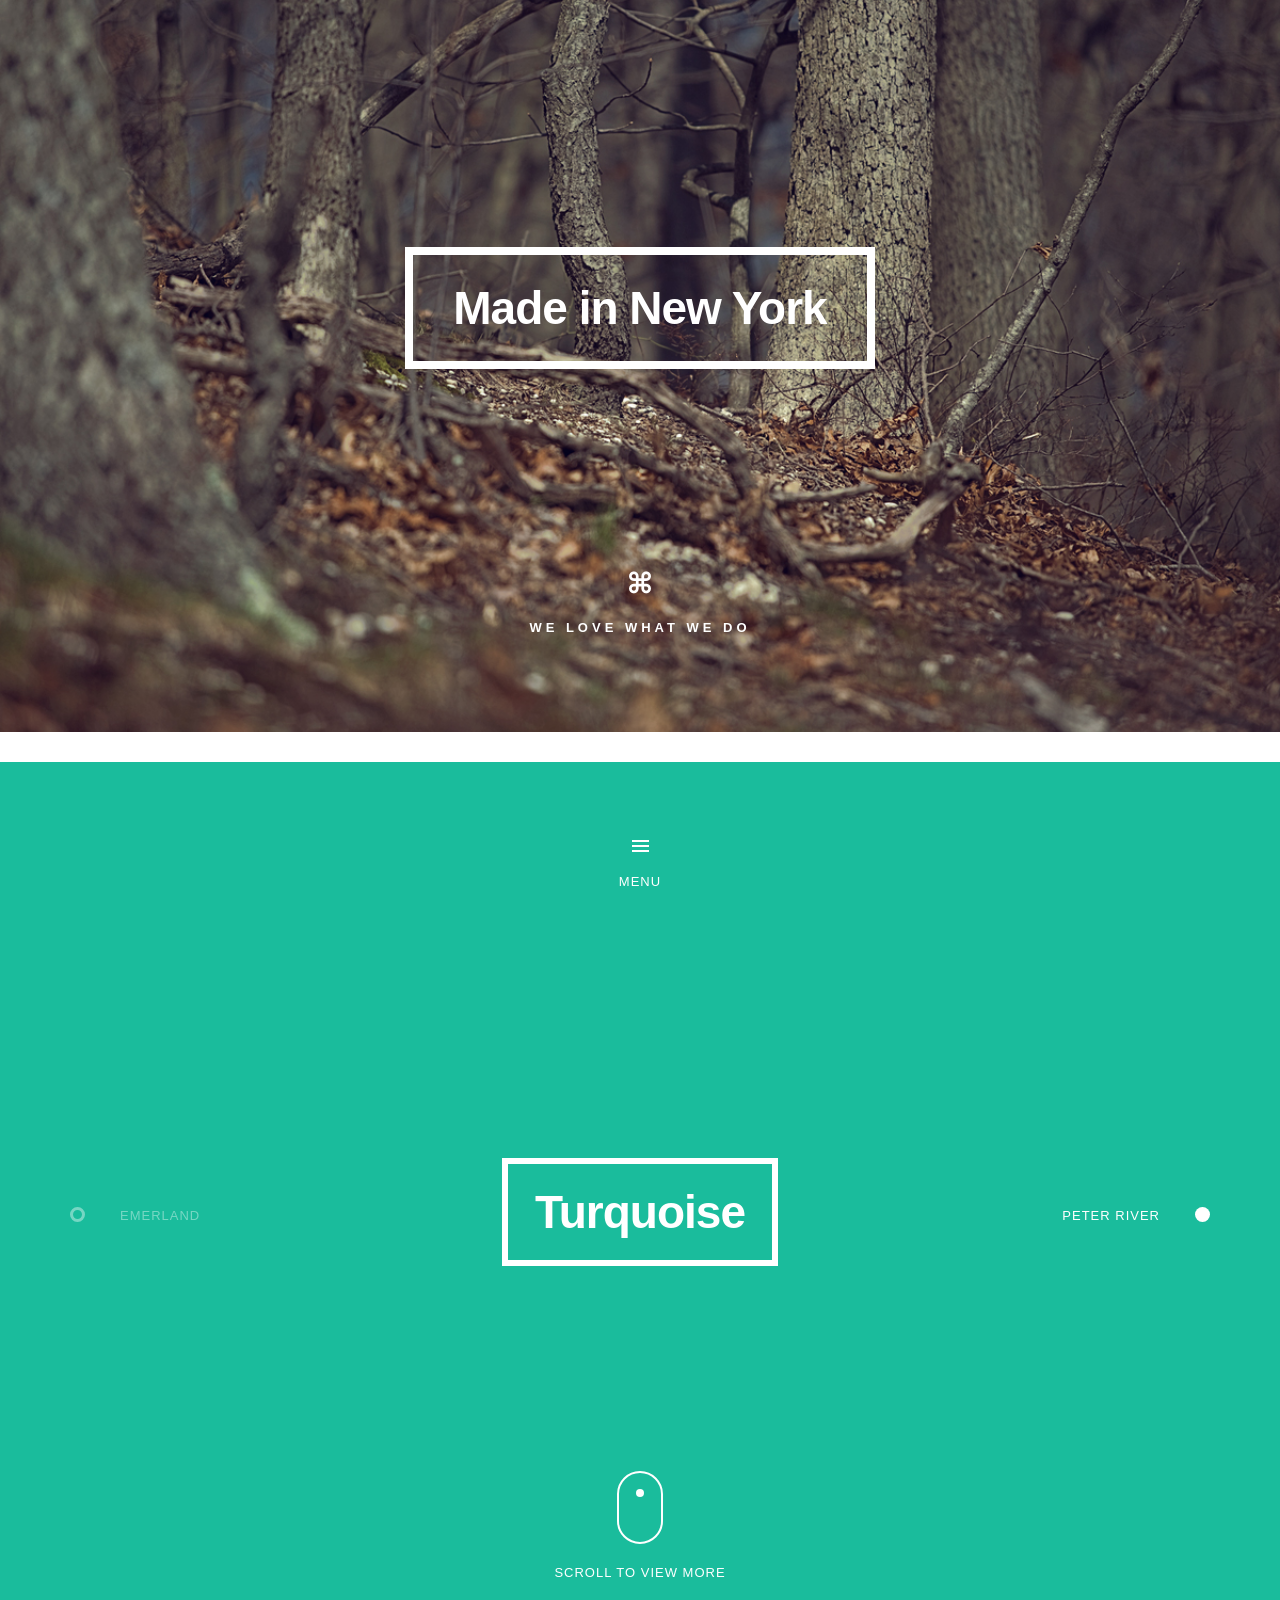
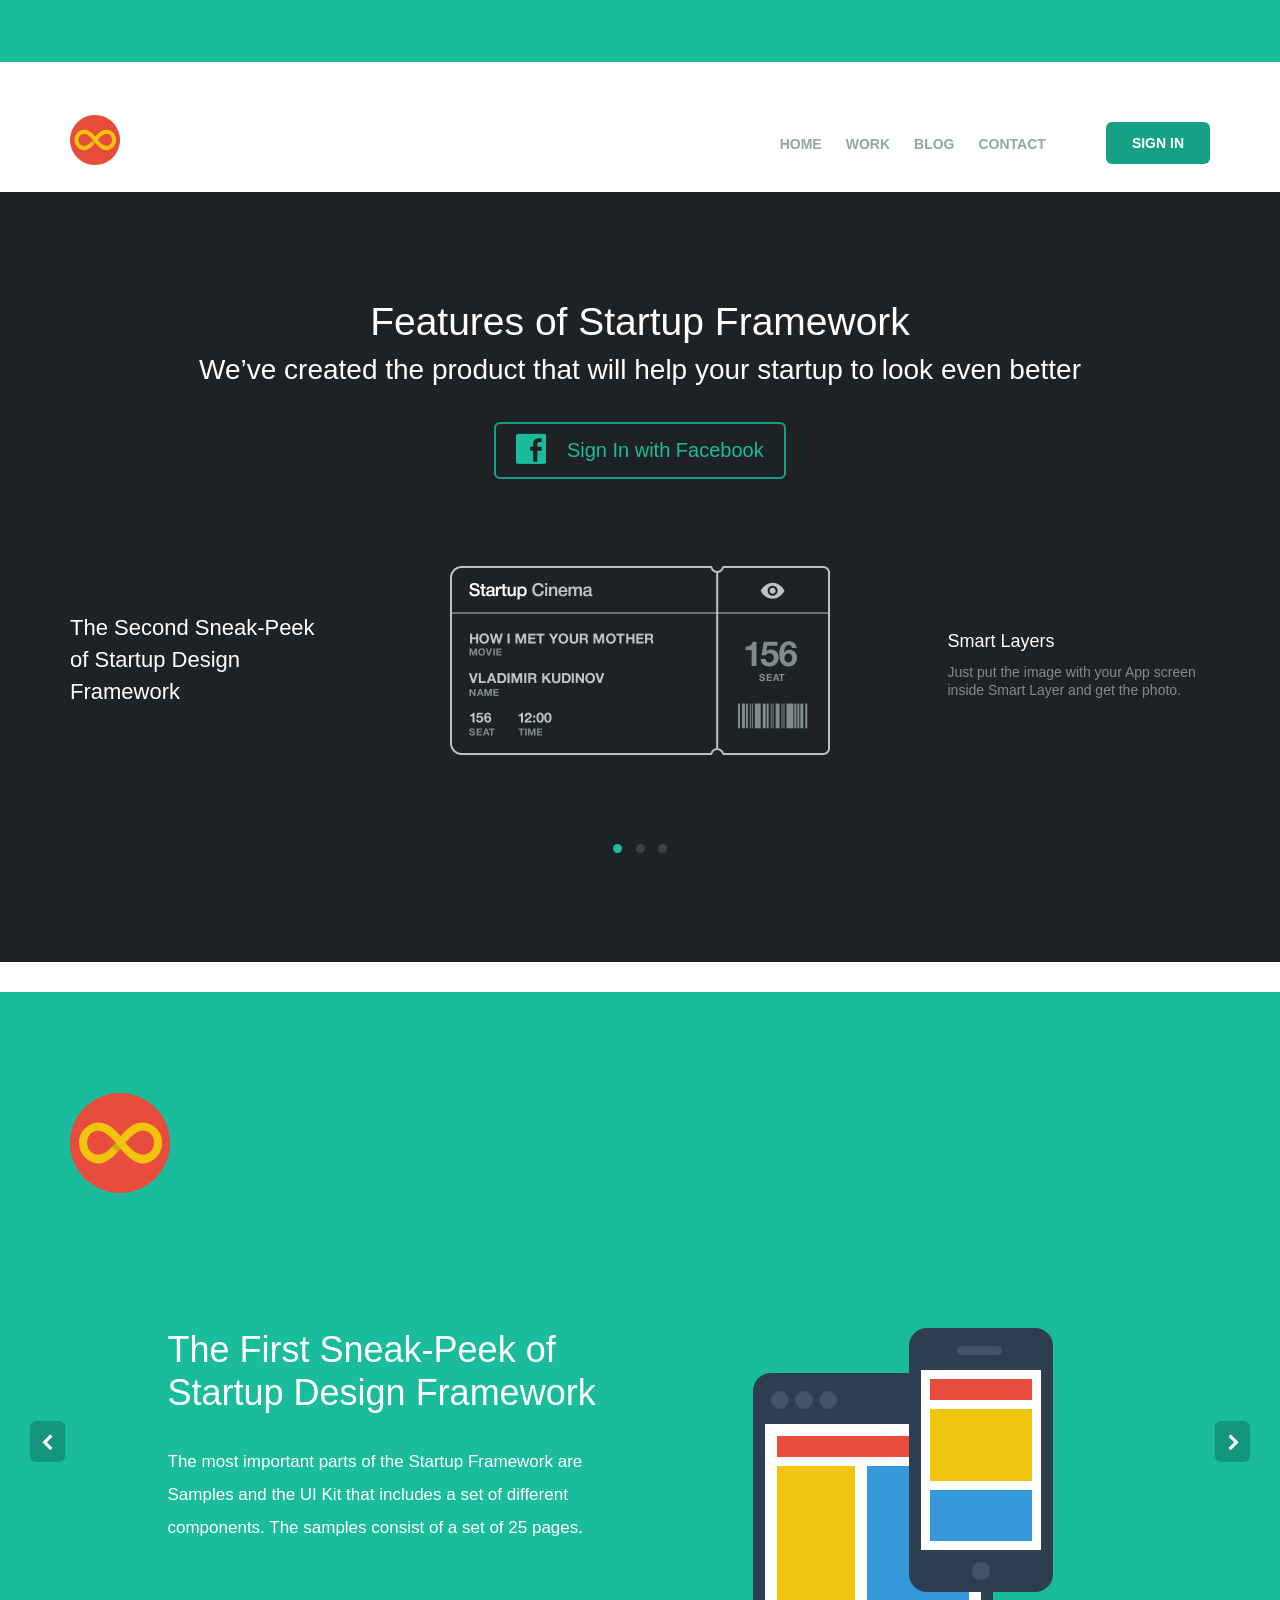
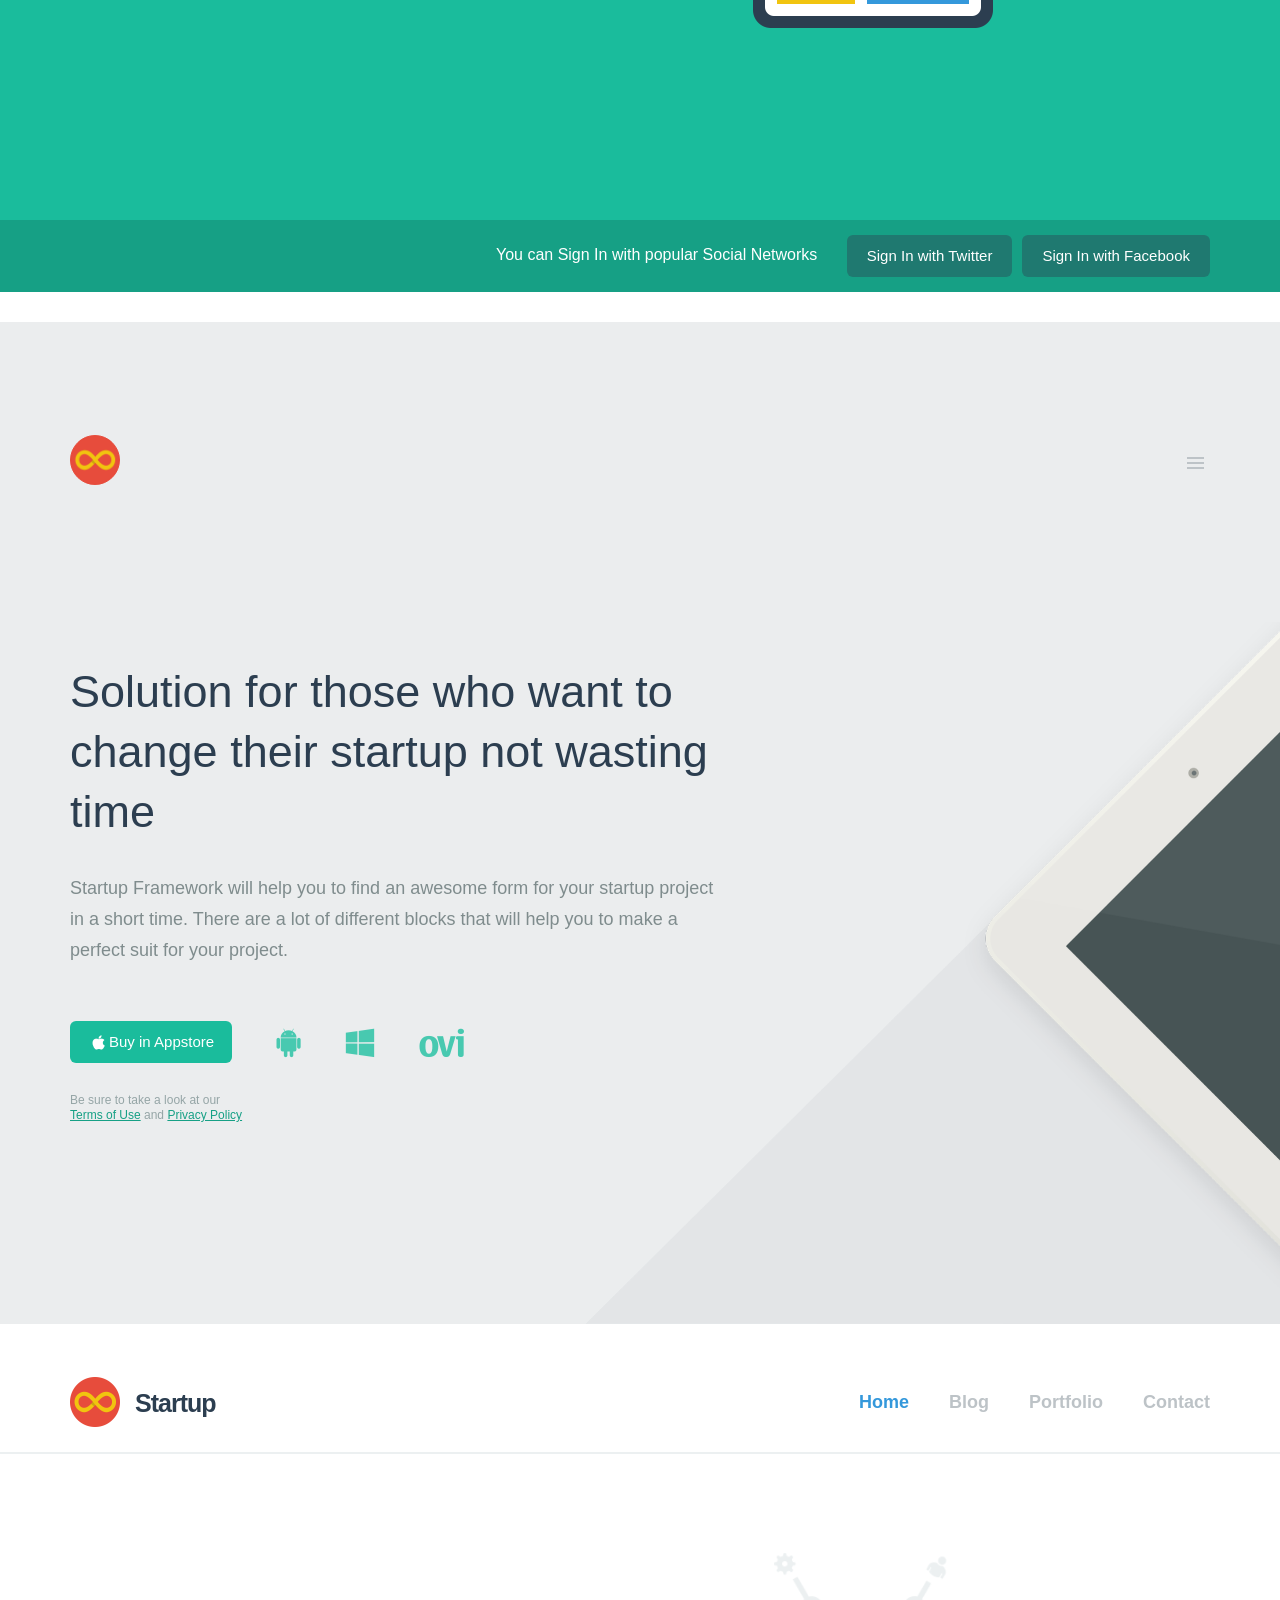
<file: ui-kit/ui-kit-header/index.html>
<!DOCTYPE html>
<html lang="en">
  <head>
    <meta charset="utf-8">
    <title>Headers</title>
    <meta name="apple-mobile-web-app-capable" content="yes" />
    <meta name="viewport" content="width=device-width, initial-scale=1.0, maximum-scale=1.0, user-scalable=no" />
    <meta name="apple-mobile-web-app-status-bar-style" content="black" />
    <link rel="shortcut icon" href="../../flat-ui/images/favicon.ico">
    <link rel="stylesheet" href="../../flat-ui/bootstrap/css/bootstrap.css">
    <link rel="stylesheet" href="../../flat-ui/css/flat-ui.css">
    <!-- Using only with Flat-UI (free)-->
    <link rel="stylesheet" href="../../common-files/css/icon-font.css">
    <!-- end -->
    <link rel="stylesheet" href="../../common-files/css/animations.css">
    <link rel="stylesheet" href="../ui-kit-header/css/ui-kit-styles.css">
  </head>
  <body>
    <nav class="dockbar navbar-fixed-top" id="header-dockbar">
      <menu class="main-menu">
        <div class="container">
          <div class="row">
            <a href="index.html" class="man-brand col-sm-3">
              <span class="logotype">Startup</span>
              <span class="doc-title">components</span>
            </a>
            <button id="open-close-menu" class="menu-btn btn-inverse"><span class="fui-list"></span>
            </button>
            <dl class="col-sm-8">
              <dd><a class="active">header</a>
              </dd>
              <dd><a href="../ui-kit-content/index.html">content 1</a>
              </dd>
              <dd><a href="../ui-kit-content/index2.html">content 2</a>
              </dd>
              <dd><a href="../ui-kit-footer/index.html">footer</a>
              </dd>
              <dd><a href="../ui-kit-projects/index.html">project</a>
              </dd>
              <dd><a href="../ui-kit-price/index.html">price table</a>
              </dd>
              <dd><a href="../ui-kit-blog/index.html">blog</a>
              </dd>
              <dd><a href="../ui-kit-crew/index.html">crew</a>
              </dd>
              <dd><a href="../ui-kit-contacts/index.html">contact</a>
              </dd>
            </dl>
          </div>
        </div>
      </menu>
      <menu class="colapsed-menu">
        <dl>
          <dd><a class="active">header</a>
          </dd>
          <dd><a href="../ui-kit-content/index.html">content 1</a>
          </dd>
          <dd><a href="../ui-kit-content/index2.html">content 2</a>
          </dd>
          <dd><a href="../ui-kit-footer/index.html">footer</a>
          </dd>
          <dd><a href="../ui-kit-projects/index.html">project</a>
          </dd>
          <dd><a href="../ui-kit-price/index.html">price table</a>
          </dd>
          <dd><a href="../ui-kit-blog/index.html">blog</a>
          </dd>
          <dd><a href="../ui-kit-crew/index.html">crew</a>
          </dd>
          <dd><a href="../ui-kit-contacts/index.html">contact</a>
          </dd>
        </dl>
      </menu>
    </nav>
    <div class="page-wrapper">
      <!-- header-1 -->
      <header class="header-1">
        <div class="container">
          <div class="row">
            <nav class="navbar col-sm-12" role="navigation">
              <div class="navbar-header">
                <button type="button" class="navbar-toggle"></button>
                <a class="brand" href="#">
                  <img src="../../common-files/img/header/logo@2x.png" width="50" height="50" alt="">Startup</a>
              </div>
              <div class="collapse navbar-collapse">
                <ul class="nav pull-right">
                  <li><a href="#">HOME</a>
                  </li>
                  <li><a href="#">WORK</a>
                  </li>
                  <li><a href="#">BLOG</a>
                  </li>
                  <li><a href="#">CONTACT</a>
                  </li>
                </ul>
                <ul class="subnav">
                  <li><a href="#">Privacy</a>
                  </li>
                  <li><a href="#">Terms</a>
                  </li>
                  <li><a href="#">Advertise</a>
                  </li>
                  <li><a href="#">Affiliates</a>
                  </li>
                  <li><a href="#">Newsletter</a>
                  </li>
                  <li><a href="#">About</a>
                  </li>
                  <li><a href="#">Contact Us</a>
                  </li>
                </ul>
              </div>
            </nav>
          </div>
        </div>
      </header>
      <section class="header-1-sub">
        <div id="pt-main" class="page-transitions pt-perspective">
          <div class="pt-page pt-page-1">
            <div class="background">&nbsp;</div>
            <div class="caption">
              <div class="container">
                <h3>We’ve created the product that will help your <br />startup to look even better.</h3>
                <p class="lead">You have the design, you have the code</p>
              </div>
            </div>
          </div>
          <div class="pt-page pt-page-2">
            <div class="background">&nbsp;</div>
            <div class="caption">
              <div class="container">
                <h3>Example headline.</h3>
                <p class="lead">Lorem ipsum dolor sit amet, consectetur adipisicing elit, sed do eiusmod tempor incididunt ut labore et dolore magna aliqua.</p>
              </div>
            </div>
          </div>
          <div class="pt-page pt-page-3">
            <div class="background">&nbsp;</div>
            <div class="caption">
              <div class="container">
                <h3>Another example headline.</h3>
                <p class="lead">Lorem ipsum dolor sit amet, consectetur adipisicing elit, sed do eiusmod tempor incididunt ut labore et dolore magna aliqua.</p>
              </div>
            </div>
          </div>
          <div class="container controls">
            <a class="control-prev" href="#"><span class="fui-arrow-left"> </span></a>
            <a class="control-next" href="#"><span class="fui-arrow-right"> </span></a>
          </div>
        </div>
      </section>
      <div class="delimiter"></div>
      <!-- header-2 -->
      <header class="header-2">
        <div class="container">
          <div class="row">
            <nav class="navbar col-sm-12" role="navigation">
              <div class="navbar-header">
                <button type="button" class="navbar-toggle"></button>
                <a class="brand" href="#">
                  <img src="../../common-files/icons/Infinity-Loop@2x.png" width="50" height="50" alt="">Startup</a>
              </div>
              <div class="collapse navbar-collapse">
                <ul class="nav pull-right">
                  <li class="active"><a href="#">Home</a>
                  </li>
                  <li><a href="#">Work</a>
                  </li>
                  <li><a href="#">Blog</a>
                  </li>
                  <li><a href="#">Contact</a>
                  </li>
                </ul>
                <ul class="subnav">
                  <li><a href="#">Privacy</a>
                  </li>
                  <li><a href="#">Terms</a>
                  </li>
                  <li><a href="#">Advertise</a>
                  </li>
                  <li><a href="#">Affiliates</a>
                  </li>
                  <li><a href="#">Newsletter</a>
                  </li>
                  <li><a href="#">About</a>
                  </li>
                  <li><a href="#">Contact Us</a>
                  </li>
                </ul>
              </div>
            </nav>
          </div>
        </div>
      </header>
      <section class="header-2-sub bg-midnight-blue">
        <div class="background">&nbsp;</div>
        <div class="container">
          <div class="row">
            <div class="col-sm-8 col-sm-offset-2">
              <div class="hero-unit">
                <h1>We have created the product that will help<br/>
                        your startup to look even better</h1>
              </div>
              <div class="btns">
                <a class="btn btn-inverse" href="#">Learn More</a>
                <a class="btn btn-danger" href="#">Buy Now for $9</a>
              </div>
            </div>
          </div>
        </div>
      </section>
      <div class="delimiter"></div>
      <!-- header-3 -->
      <header class="header-3">
        <div class="container">
          <div class="row">
            <nav class="navbar col-sm-12" role="navigation">
              <div class="navbar-header">
                <button type="button" class="navbar-toggle"></button>
                <a class="brand" href="#">
                  <img src="../../common-files/icons/Infinity-Loop@2x.png" width="50" height="50" alt="">Startup</a>
              </div>
              <div class="collapse navbar-collapse pull-right">
                <ul class="nav pull-left">
                  <li><a href="#">HOME</a>
                  </li>
                  <li><a href="#">WORK</a>
                  </li>
                  <li><a href="#">BLOG</a>
                  </li>
                  <li><a href="#">CONTACT</a>
                  </li>
                </ul>
                <form class="navbar-form pull-left">
                  <a class="btn btn-primary" href="#">SIGN IN</a>
                </form>
              </div>
            </nav>
          </div>
        </div>
        <div class="header-background"></div>
      </header>
      <section class="header-3-sub">
        <div class="background">&nbsp;</div>
        <div class="container">
          <div class="row">
            <div class="col-sm-6">
              <h3>Twenty five awesome samples</h3>
              <p>These Samples will guide you through and show how to use the blocks and give you the feeling on how to play around using the components in the website building process.</p>
            </div>
          </div>
        </div>
      </section>
      <div class="delimiter"></div>
      <!-- header-4 -->
      <header class="header-4 v-center bg-midnight-blue">
        <div class="background">&nbsp;</div>
        <div>
          <div class="container">
            <div class="row">
              <div class="col-sm-6">
                <div class="hero-unit">
                  <h1>Startup Design Framework is coming!</h1>
                  <p>The Second Sneak-Peek of Startup Design Framework</p>
                </div>
                <div class="btns">
                  <a class="btn btn-large btn-primary" href="#">Join Startup Kit</a>
                  <a class="btn btn-large btn-gray" href="#">Sign In</a>
                </div>
              </div>
            </div>
          </div>
        </div>
      </header>
      <div class="delimiter"></div>
      <!-- header-5 -->
      <header class="header-5">
        <div class="container">
          <div class="row">
            <div class="navbar col-sm-12" role="navigation">
              <div class="navbar-header">
                <button type="button" class="navbar-toggle"></button>
                <a class="home" href="#"> <span class="fui-home"> </span>
                </a>
                <a class="search" href="#"> <span class="fui-search"> </span>
                </a>
              </div>
              <div class="collapse navbar-collapse">
                <ul class="nav">
                  <li><a href="#">HOME</a>
                  </li>
                  <li><a href="#">WORK</a>
                  </li>
                  <li class="center"><a href="#"><span class="fui-eye"> </span><span>EYE ITEM</span></a>
                  </li>
                  <li><a href="#">BLOG</a>
                  </li>
                  <li><a href="#">CONTACTS</a>
                  </li>
                </ul>
              </div>
              <form class="navbar-search">
                <a class="close-search" href="#"><span class="fui-cross"> </span></a>
                <input type="text" placeholder="Search query">
              </form>
            </div>
          </div>
        </div>
      </header>
      <section class="header-5-sub">
        <div id="h-5-pt-1" class="page-transitions pt-perspective">
          <div class="pt-page pt-page-1 pt-page-current bg-midnight-blue">
            <div class="background">&nbsp;</div>
            <div class="container">
              <div class="box-icon">
                <a class="fui-arrow-left pt-control-prev" href="#"></a>
                <span class="icon fui-mic"> </span>
                <a class="fui-arrow-right pt-control-next" href="#"></a>
              </div>
              <div class="hero-unit">
                <h1>Mail App</h1>
                <p>Beautiful Project</p>
              </div>
            </div>
          </div>
          <div class="pt-page pt-page-2 bg-turquoise">
            <div class="background">&nbsp;</div>
            <div class="container">
              <div class="box-icon">
                <a class="fui-arrow-left pt-control-prev" href="#"></a>
                <span class="icon fui-mic"> </span>
                <a class="fui-arrow-right pt-control-next" href="#"></a>
              </div>
              <div class="hero-unit">
                <h1>Mail App</h1>
                <p>Beautiful Project</p>
              </div>
            </div>
          </div>
        </div>
      </section>
      <div class="delimiter"></div>
      <!-- header-6 -->
      <header class="header-6">
        <div class="container">
          <div class="row">
            <div class="navbar col-sm-12" role="navigation">
              <div class="navbar-header">
                <button type="button" class="navbar-toggle"></button>
                <a class="brand" href="#">
                  <img src="../../common-files/icons/Infinity-Loop@2x.png" width="50" height="50" alt="">Startup</a>
                <div class="social-btns">
                  <a href="#">
                    <div class="fui-vimeo"></div>
                    <div class="fui-vimeo"></div>
                  </a>
                  <a href="#">
                    <div class="fui-facebook"></div>
                    <div class="fui-facebook"></div>
                  </a>
                  <a href="#">
                    <div class="fui-twitter"></div>
                    <div class="fui-twitter"></div>
                  </a>
                </div>
              </div>
              <div class="collapse navbar-collapse">
                <ul class="nav">
                  <li><a href="#">HOME</a>
                  </li>
                  <li><a href="#">WORK</a>
                  </li>
                  <li><a href="#">BLOG</a>
                  </li>
                  <li><a href="#">CONTACT</a>
                  </li>
                </ul>
              </div>
            </div>
          </div>
        </div>
      </header>
      <section class="header-6-sub">
        <div class="background">&nbsp;</div>
        <div class="container">
          <div class="row">
            <div class="col-sm-8 col-sm-offset-2">
              <h3>You have the design, you have the code</h3>
              <div class="row">
                <p class="lead col-sm-10 col-sm-offset-1">
                  We’ve created the product that will help your startup to look even better.
                </p>
              </div>
              <div class="player">
                <iframe id="pPlayer" src="http://player.vimeo.com/video/80282064?title=0&amp;byline=0&amp;portrait=0&amp;api=1&amp;player_id=pPlayer" frameborder="0" width="212" height="142" webkitallowfullscreen mozallowfullscreen allowfullscreen></iframe>
              </div>
            </div>
          </div>
          <div class="row">
            <div class="col-sm-10 col-sm-offset-1">
              <div class="signup-form">
                <form>
                  <div class="clearfix">
                    <input type="text" class="form-control" placeholder="Your E-mail">
                    <input type="password" class="form-control" placeholder="Password">
                    <input type="password" class="form-control" placeholder="Confirmation">
                    <button type="submit" class="btn btn-primary">Sign Up</button>
                  </div>
                </form>
              </div>
            </div>
          </div>
        </div>
      </section>
      <div class="delimiter"></div>
      <!-- header-7 -->
      <div class="header-7-sub bg-midnight-blue">
        <div id="h-7-pt-main" class="page-transitions pt-perspective">
          <div class="pt-page pt-page-current">
            <section class="h-7-section-1">
              <div>
                <div class="background">&nbsp;</div>
                <header class="header-7">
                  <div class="container">
                    <a class="brand" href="#">
                      <img src="../../common-files/icons/Infinity-Loop@2x.png" width="50" height="50" alt="">Startup</a>
                  </div>
                </header>
                <div class="container">
                  <div class="row">
                    <div class="col-sm-8 col-sm-offset-2">
                      <div class="player-wrapper">
                        <div class="player">
                          <iframe id="pPlayer" src="http://player.vimeo.com/video/80282064?title=0&amp;byline=0&amp;portrait=0&amp;api=1&amp;player_id=pPlayer" frameborder="0" webkitallowfullscreen mozallowfullscreen allowfullscreen></iframe>
                        </div>
                      </div>
                      <h3>You have the design, you have the code</h3>
                      <div class="row">
                        <div class="col-sm-10 col-sm-offset-1">
                          <p class="lead">We’ve created the product that will help your startup to look even better</p>
                        </div>
                      </div>
                    </div>
                  </div>
                  <div class="row">
                    <div class="col-sm-10 col-sm-offset-1">
                      <div class="box">
                        <h6>Block Model</h6>
You can easily combine any components in a variety of design projects. It’s easy!
                      </div>
                      <div class="box">
                        <h6>HTML 5, Less, CSS 3</h6>
We used checked-out technologies to give the best results.
                      </div>
                      <div class="box">
                        <h6>Easy to use</h6>
To get started, you select the desired sample and base the entire website on it.simple!
                      </div>
                    </div>
                  </div>
                </div>
              </div>
            </section>
          </div>
          <div class="pt-page">
            <section class="h-7-section-2">
              <div>
                <div class="background">&nbsp;</div>
                This could be your content.
              </div>
            </section>
          </div>
        </div>
        <div class="pt-controls">
          <ol class="pt-indicators">
            <li class="active"></li>
            <li></li>
          </ol>
        </div>
      </div>
      <div class="delimiter"></div>
      <!-- header-8 -->
      <header class="header-8">
        <div class="container">
          <div class="row">
            <div class="navbar col-sm-12" role="navigation">
              <div class="navbar-header">
                <button type="button" class="navbar-toggle"></button>
                <a class="brand" href="#">
                  <img src="../../common-files/icons/Infinity-Loop@2x.png" width="50" height="50" alt="">Startup</a>
              </div>
              <div class="collapse navbar-collapse">
                <ul class="nav">
                  <li><a href="#">Home</a>
                  </li>
                  <li><a href="#">Blog</a>
                  </li>
                  <li><a href="#">Portfolio</a>
                  </li>
                  <li><a href="#">Contact</a>
                  </li>
                </ul>
              </div>
            </div>
          </div>
        </div>
        <div class="header-background"></div>
      </header>
      <section class="header-8-sub bg-midnight-blue">
        <div class="background">&nbsp;</div>
        <div class="container">
          <div class="row">
            <div class="col-sm-6 col-sm-offset-3">
              <h3>Startup Design Framework</h3>
              <p class="lead">We’ve created the product that will help your startup to look even better.</p>
            </div>
          </div>
          <div class="row">
            <div class="col-sm-8 col-sm-offset-2">
              <img src="../../common-files/img/header/browser@2x.png" width="620" height="234" alt="">
            </div>
          </div>
        </div>
      </section>
      <div class="delimiter"></div>
      <!-- header-9 -->
      <header class="header-9">
        <div class="container">
          <div class="row">
            <div class="navbar col-sm-12" role="navigation">
              <div class="navbar-header">
                <button type="button" class="navbar-toggle"></button>
                <a class="brand" href="#"><span class="fui-cmd"> </span></a>
              </div>
              <div class="collapse navbar-collapse">
                <ul class="nav">
                  <li class="active"><a href="#">UPCOMING EVENTS</a>
                  </li>
                  <li><a href="#">SUBSCRIPTIONS</a>
                  </li>
                  <li><a href="#">WORK</a>
                  </li>
                  <li><a href="#">BLOG</a>
                  </li>
                  <li><a href="#">CONTACT</a>
                  </li>
                </ul>
              </div>
            </div>
          </div>
        </div>
      </header>
      <section class="header-9-sub bg-midnight-blue">
        <div class="background">&nbsp;</div>
        <div class="container">
          <div class="row">
            <div class="col-sm-6 col-sm-offset-3">
              <div class="hero-unit bordered">
                <p class="wide-text">Startup Framework</p>
              </div>
              <p class="wide-text text-warning">suit up your startup</p>
            </div>
          </div>
          <div class="nav-steps">
            <a href="#" class="active">HOME PAGE</a>
            <div class="steps-selectors">
              <a href="#" class="active">/</a>
              <a href="#">/</a>
              <a href="#">/</a>
              <a href="#">/</a>
            </div>
            <a href="#">UPCOMING EVENTS</a>
          </div>
        </div>
      </section>
      <div class="delimiter"></div>
      <!-- header-10 -->
      <header class="header-10">
        <div class="container">
          <div class="row">
            <div class="navbar col-sm-12" role="navigation">
              <div class="navbar-header">
                <button type="button" class="navbar-toggle"></button>
                <a class="brand" href="#">Startup</a>
              </div>
              <div class="collapse navbar-collapse pull-right">
                <ul class="nav pull-left">
                  <li><a href="#">Home</a>
                  </li>
                  <li><a href="#">Account</a>
                  </li>
                  <li><a href="#">Blog</a>
                  </li>
                  <li><a href="#">Contact</a>
                  </li>
                </ul>
                <form class="navbar-form pull-left">
                  <a class="btn btn-success" href="#">Buy Now</a>
                </form>
              </div>
            </div>
          </div>
        </div>
        <div class="header-background"></div>
      </header>
      <section class="header-10-sub v-center">
        <div class="background">&nbsp;</div>
        <div>
          <div class="container">
            <div class="hero-unit">
              <h1>Startup Framework is a set of components</h1>
              <p>We’ve created the product that will help your
                <br/>startup to look even better.</p>
            </div>
          </div>
        </div>
        <a class="control-btn fui-arrow-down" href="#"></a>
      </section>
      <div class="delimiter"></div>
      <!-- header-11 -->
      <header class="header-11">
        <div class="container">
          <div class="row">
            <div class="navbar col-sm-12" role="navigation">
              <div class="navbar-header">
                <button type="button" class="navbar-toggle"></button>
                <a class="brand" href="#">
                  <img src="../../common-files/icons/Infinity-Loop@2x.png" width="50" height="50" alt="">Startup</a>
              </div>
              <div class="collapse navbar-collapse pull-right">
                <ul class="nav pull-left">
                  <li><a href="#">HOME</a>
                  </li>
                  <li><a href="#">COMPANY</a>
                  </li>
                  <li><a href="#">PORTFOLIO</a>
                  </li>
                  <li><a href="#">BLOG</a>
                  </li>
                  <li><a href="#">CONTACT</a>
                  </li>
                </ul>
                <form class="navbar-form pull-left">
                  <a class="btn btn-info" href="#">SIGN IN</a>
                </form>
              </div>
            </div>
          </div>
        </div>
        <div class="header-background"></div>
      </header>
      <section class="header-11-sub bg-midnight-blue">
        <div class="background">&nbsp;</div>
        <div class="container">
          <div class="row">
            <div class="col-sm-4">
              <h3>Features of Startup Framework</h3>
              <p>You have the design, you have the code. We’ve created the product that will help your startup to look even better.</p>
              <div class="signup-form">
                <form>
                  <div class="form-group">
                    <input class="form-control" type="text" placeholder="Your E-mail">
                  </div>
                  <div class="form-group">
                    <div>
                      <input type="password" class="form-control" placeholder="Password">
                    </div>
                    <div>
                      <input type="password" class="form-control" placeholder="Confirmation">
                    </div>
                  </div>
                  <div class="form-group">
                    <button type="submit" class="btn btn-block btn-info">Sign Up</button>
                  </div>
                </form>
              </div>
              <div class="additional-links">By signing up you agree to <a href="#">Terms of Use</a> and <a href="#">Privacy</a>
              </div>
            </div>
            <div class="col-sm-7 col-sm-offset-1 player-wrapper">
              <div class="player">
                <iframe id="pPlayer" src="http://player.vimeo.com/video/80282064?title=0&amp;byline=0&amp;portrait=0&amp;api=1&amp;player_id=pPlayer" frameborder="0" webkitallowfullscreen mozallowfullscreen allowfullscreen></iframe>
              </div>
            </div>
          </div>
        </div>
      </section>
      <div class="delimiter"></div>
      <!-- header-12 -->
      <header class="header-12">
        <div class="container">
          <div class="row">
            <div class="navbar">
              <div class="navbar-header">
                <a class="brand" href="#">
                  <img src="../../common-files/icons/Infinity-Loop@2x.png" width="50" height="50" alt="">Startup</a>
                <div class="nav">
                  <a href="#">UPCOMING EVENTS</a> &amp; <a href="#">SUBSCRIPTIONS</a>
                </div>
              </div>
            </div>
          </div>
        </div>
      </header>
      <section class="header-12-sub bg-midnight-blue">
        <div class="background">&nbsp;</div>
        <div class="container">
          <div class="row">
            <div class="col-sm-5">
              <div class="hero-unit">
                <h1>We have a great surprise for Designmodo fans our first free HTML user interface kit.</h1>
                <p>It contains many basic and complex components which are great for designers to have at hand: buttons, inputs, button groups, selects.</p>
              </div>
            </div>
            <div class="aside">
              <div>
                <span class="fui-cmd"> </span>
                <h3>Register Today</h3>
                <p class="muted">AND GET FREE MONTH OF USING</p>
                <div class="price">
                  <div class="currency">$</div>0
                </div>
                <p>AND GET FREE MONTH OF USING</p>
                <a class="btn" href="#">Just Get it Now</a>
              </div>
            </div>
          </div>
        </div>
      </section>
      <div class="delimiter"></div>
      <!-- header-13 -->
      <header class="header-13">
        <div class="container">
          <div class="row">
            <div class="col-sm-11 col-sm-offset-1">
              <a class="brand" href="#">
                <img src="../../common-files/icons/Infinity-Loop@2x.png" width="100" height="100" alt="">
              </a>
            </div>
          </div>
        </div>
      </header>
      <section class="header-13-sub v-center bg-midnight-blue">
        <div>
          <div class="background">&nbsp;</div>
          <div class="container">
            <div class="row">
              <div class="col-sm-5 col-sm-offset-1">
                <h3>We have a great surprise for Designmodo fans.</h3>
                <p class="lead">We have considered your needs in design the html version of our UI Kit. It’s absolutely amazing!</p>
                <br>
                <div class="row">
                  <div class="col-md-8">
                    <a class="btn btn-danger btn-huge" href="#">Buy in Appstore</a>
                  </div>
                </div>
              </div>
              <div class="col-sm-4 col-sm-offset-1">
                <img src="../../common-files/img/header/iphone.png" class="hidden-xs" alt="">
              </div>
            </div>
          </div>
        </div>
      </section>
      <div class="delimiter"></div>
      <!-- header-14 -->
      <section class="header-14-sub">
        <div class="background">&nbsp;</div>
        <div class="container">
          <div class="row">
            <div class="col-sm-8 col-sm-offset-2">
              <div class="header-14">
                <span class="fui-cmd"> </span>
                <div>COMING SOON</div>
              </div>
              <div class="hero-unit">
                <h1>Made in New York</h1>
              </div>
              <h3>We’re making something interesting, creative amazing and awesome products amazing</h3>
              <p>We have a great surprise for Designmodo fans – our first free HTML user interface kit. Flat UI Free is made on the basis of Twitter Bootstrap.</p>
              <div class="row">
                <div class="subscribe-form col-sm-8 col-sm-offset-2">
                  <form>
                    <div class="input-group">
                      <input type="text" class="form-control" placeholder="mr.madbyte@gmail.com">
                      <span class="input-group-btn">
                                    <button class="btn btn-primary" type="button">Notify Me</button>
                                </span>
                    </div>
                  </form>
                </div>
              </div>
            </div>
          </div>
        </div>
      </section>
      <div class="delimiter"></div>
      <!-- header-15 -->
      <header class="header-15 hidden">
        <div class="container">
          <div class="row">
            <div class="navbar col-sm-12" role="navigation">
              <div class="navbar-header">
                <button type="button" class="navbar-toggle"></button>
                <a class="brand" href="#">Startup</a>
              </div>
              <div class="navbar-collapse collapse">
                <ul class="nav">
                  <li class="active"><a href="#">Home</a>
                  </li>
                  <li><a href="#">Blog</a>
                  </li>
                  <li><a href="#">Portfolio</a>
                  </li>
                  <li><a href="#">Contact</a>
                  </li>
                </ul>
                <form class="navbar-form pull-right">
                  <a class="btn" href="#">TRY IT</a>
                </form>
              </div>
            </div>
          </div>
        </div>
        <div class="header-background"></div>
      </header>
      <section class="header-15-sub bg-midnight-blue">
        <div class="background">&nbsp;</div>
        <div class="container">
          <div class="hero-unit">
            <h1>Made in New York</h1>
            <div class="fui-cmd"></div>
            <p>WE LOVE WHAT WE DO</p>
          </div>
        </div>
      </section>
      <div class="delimiter"></div>
      <!-- header-16 -->
      <header class="header-16">
        <div class="container">
          <div class="row">
            <div class="navbar" role="navigation">
              <div class="navbar-header">
                <button type="button" class="navbar-toggle">
                  <span>MENU</span>
                  <div>CLOSE</div>
                </button>
                <div class="navbar-collapse collapse">
                  <ul class="nav">
                    <li class="active"><a href="#">HOME</a>
                    </li>
                    <li><a href="#">WORK</a>
                    </li>
                    <li><a href="#">BLOG</a>
                    </li>
                    <li><a href="#">CONTACT</a>
                    </li>
                  </ul>
                </div>
              </div>
            </div>
          </div>
        </div>
      </header>
      <section class="header-16-sub">
        <div id="h-16-pt-main" class="page-transitions pt-perspective">
          <div class="v-center pt-page pt-page-1 pt-page-current bg-turquoise">
            <div>
              <div class="background">&nbsp;</div>
              <div class="container">
                <div class="hero-unit">
                  <h1>Turquoise</h1>
                </div>
              </div>
            </div>
            <span class="scroll-btn"><a href="#"> <span class="mouse"><span> </span></span>SCROLL TO VIEW MORE</a>
            </span>
            <span class="pt-controls">
                <div class="container">
                    <a class="pt-control-prev">EMERLAND</a>
                    <a class="pt-control-next" href="#">PETER RIVER</a>
                </div>
            </span>
          </div>
          <div class="v-center pt-page pt-page-2 bg-peter-river">
            <div>
              <div class="background">&nbsp;</div>
              <div class="container">
                <div class="hero-unit">
                  <h1>Peter river</h1>
                </div>
              </div>
            </div>
            <span class="scroll-btn"><a href="#"> <span class="mouse"><span> </span></span>SCROLL TO VIEW MORE
            </a>
            </span>
            <span class="pt-controls">
                <div class="container">
                    <a class="pt-control-prev" href="#">TURQUOISE</a>
                    <a class="pt-control-next" href="#">EMERLAND</a>
                </div>
            </span>
          </div>
          <div class="v-center pt-page pt-page-3 bg-emerland">
            <div>
              <div class="background">&nbsp;</div>
              <div class="container">
                <div class="hero-unit">
                  <h1>Emerland</h1>
                </div>
              </div>
            </div>
            <span class="scroll-btn"><a href="#"> <span class="mouse"><span> </span></span>SCROLL TO VIEW MORE
            </a>
            </span>
            <span class="pt-controls">
                <div class="container">
                    <a class="pt-control-prev" href="#">PETER RIVER</a>
                    <a class="pt-control-next">TURQUOISE</a>
                </div>
            </span>
          </div>
        </div>
      </section>
      <div class="delimiter"></div>
      <!-- header-17 -->
      <header class="header-17">
        <div class="container">
          <div class="row">
            <div class="navbar col-sm-12" role="navigation">
              <div class="navbar-header">
                <button type="button" class="navbar-toggle"></button>
                <a class="brand" href="#">
                  <img src="../../common-files/icons/Infinity-Loop@2x.png" width="50" height="50" alt=""><span>Startup</span>
                </a>
              </div>
              <div class="collapse navbar-collapse pull-right">
                <ul class="nav pull-left">
                  <li><a href="#">HOME</a>
                  </li>
                  <li><a href="#">WORK</a>
                  </li>
                  <li><a href="#">BLOG</a>
                  </li>
                  <li><a href="#">CONTACT</a>
                  </li>
                </ul>
                <form class="navbar-form pull-left">
                  <a class="btn btn-primary" href="#">SIGN IN</a>
                </form>
              </div>
            </div>
          </div>
        </div>
        <div class="header-background"></div>
      </header>
      <section class="header-17-sub text-center bg-midnight-blue">
        <div class="background">&nbsp;</div>
        <div class="container">
          <div class="row">
            <div class="col-sm-10 col-sm-offset-1">
              <div class="hero-unit">
                <h1>Features of Startup Framework</h1>
                <p>We’ve created the product that will help your startup to look even better</p>
              </div>
              <a class="btn btn-huge btn-clear" href="#"><span class="fui-facebook"> </span> Sign In with Facebook</a>
            </div>
          </div>
          <div id="h-17-pt-1" class="page-transitions pt-perspective">
            <div class="pt-page pt-page-current">
              <div class="row v-center">
                <div class="col-sm-3 ani-processed">
                  <big>The Second Sneak-Peek of Startup Design Framework</big>
                </div>
                <div class="col-sm-6 ani-processed">
                  <img src="../../common-files/img/header/ticket-clear@2x.png" width="384" height="191" alt="">
                </div>
                <div class="col-sm-3 ani-processed">
                  <h6>Smart Layers</h6>
Just put the image with your App screen inside Smart Layer and get the photo.
                </div>
              </div>
            </div>
            <div class="pt-page">
              <div class="row v-center">
                <div class="col-sm-3 ani-processed">
                  <big>The Second Sneak-Peek of Startup Design Framework</big>
                </div>
                <div class="col-sm-6 ani-processed">
                  <img src="../../common-files/img/header/ticket-clear@2x.png" width="384" height="191" alt="">
                </div>
                <div class="col-sm-3 ani-processed">
                  <h6>Smart Layers</h6>
Just put the image with your App screen inside Smart Layer and get the photo.
                </div>
              </div>
            </div>
            <div class="pt-page">
              <div class="row v-center">
                <div class="col-sm-3 ani-processed">
                  <big>The Second Sneak-Peek of Startup Design Framework</big>
                </div>
                <div class="col-sm-6 ani-processed">
                  <img src="../../common-files/img/header/ticket-clear@2x.png" width="384" height="191" alt="">
                </div>
                <div class="col-sm-3 ani-processed">
                  <h6>Smart Layers</h6>
Just put the image with your App screen inside Smart Layer and get the photo.
                </div>
              </div>
            </div>
            <div class="pt-controls">
              <ol class="pt-indicators">
                <li class="active"></li>
                <li></li>
                <li></li>
              </ol>
            </div>
          </div>
        </div>
      </section>
      <div class="delimiter"></div>
      <!-- header-18 -->
      <div class="header-18">
        <div id="h-18-pt-main" class="header-18-sub page-transitions pt-perspective">
          <div class="pt-page pt-page-current">
            <section class="header-18-section s1 bg-turquoise clearfix">
              <div class="t-row">
                <div>
                  <div class="background">&nbsp;</div>
                  <header>
                    <div class="container">
                      <a class="brand" href="#">
                        <img src="../../common-files/icons/Infinity-Loop@2x.png" width="100" height="100" alt="">
                      </a>
                    </div>
                  </header>
                  <div class="container clearfix">
                    <div class="row">
                      <div class="col-sm-5 col-sm-offset-1">
                        <h3>The First Sneak-Peek of Startup Design Framework</h3>
                        <div class="visible-xs text-center" style="margin-bottom: 30px">
                          <img src="../../common-files/img/header/browser-iphone@2x.png" width="300" height="300" alt="">
                        </div>
                        <p>The most important parts of the Startup Framework are Samples and the UI Kit that includes a set of different components. The samples consist of a set of 25 pages.</p>
                      </div>
                      <div class="col-sm-4 col-sm-offset-1 hidden-xs">
                        <div class="img">
                          <img src="../../common-files/img/header/browser-iphone@2x.png" width="300" height="300" alt="">
                          <img src="../../common-files/img/header/browser1@2x.png" width="240" height="255" alt="">
                          <img src="../../common-files/img/header/iphone@2x.png" width="144" height="264" alt="">
                        </div>
                      </div>
                    </div>
                  </div>
                </div>
              </div>
              <div class="t-row footer">
                <footer class="bg-green-sea">
                  <div class="container">
                    <span>You can Sign In with popular Social Networks</span>
                    <div class="btns">
                      <a href="#" class="btn btn-primary">Sign In with Twitter</a><a href="#" class="btn btn-primary">Sign In with Facebook</a>
                    </div>
                  </div>
                </footer>
              </div>
            </section>
          </div>
          <div class="pt-page">
            <section class="header-18-section s2 bg-alizarin">
              <div>
                <div class="background">&nbsp;</div>This could be your content
              </div>
            </section>
          </div>
          <div class="pt-controls">
            <div>
              <a class="pt-control-prev" href="#"><span class="fui-arrow-left"> </span></a>
            </div>
            <div>
              <a class="pt-control-next" href="#"><span class="fui-arrow-right"> </span></a>
            </div>
          </div>
        </div>
      </div>
      <div class="delimiter"></div>
      <!-- header-19 -->
      <header class="header-19">
        <div class="container">
          <div class="row">
            <div class="navbar col-sm-12" role="navigation">
              <div class="navbar-header">
                <button type="button" class="navbar-toggle"></button>
                <a class="brand" href="#">
                  <img src="../../common-files/icons/Infinity-Loop@2x.png" width="50" height="50" alt=""> <span>Startup</span>
                </a>
              </div>
              <div class="navbar-collapse collapse">
                <ul class="nav">
                  <li class="active"><a href="#">HOME</a>
                  </li>
                  <li><a href="#">WORK</a>
                  </li>
                  <li><a href="#">BLOG</a>
                  </li>
                  <li><a href="#">CONTACT</a>
                  </li>
                </ul>
                <ul class="subnav">
                  <li><a href="#">Privacy</a>
                  </li>
                  <li><a href="#">Terms</a>
                  </li>
                  <li><a href="#">Advertise</a>
                  </li>
                  <li><a href="#">Affiliates</a>
                  </li>
                  <li><a href="#">Newsletter</a>
                  </li>
                  <li><a href="#">About</a>
                  </li>
                  <li><a href="#">Contact Us</a>
                  </li>
                </ul>
              </div>
            </div>
          </div>
        </div>
      </header>
      <section class="header-19-sub">
        <div class="background">&nbsp;</div>
        <img class="hidden-xs" src="../../common-files/img/header/ipad@2x.png" alt="">
        <div class="container">
          <div class="row">
            <div class="col-sm-7">
              <h1>Solution for those who want to change their startup not wasting time</h1>
              <p>Startup Framework will help you to find an awesome form for your startup project in a short time. There are a lot of different blocks that will help you to make a perfect suit for your project.</p>
              <div class="btns">
                <a class="btn btn-primary" href="#"><span class="fui-apple"> </span><span>Buy in Appstore</span></a>
                <a class="btn btn-primary" href="#"><span class="fui-android"> </span><span>Buy in Google Play</span></a>
                <a class="btn btn-primary" href="#"><span class="fui-microsoft"> </span> <span>Buy in Microsoft Market</span></a>
                <a class="btn btn-primary" href="#"><span class="fui-ovi"> </span><span>Buy in Ovi</span></a>
              </div>
              <div class="additional-links">
                Be sure to take a look at our
                <br>
                <a href="#">Terms of Use</a> and <a href="#">Privacy Policy</a>
              </div>
            </div>
          </div>
        </div>
      </section>
      <div class="delimiter"></div>
      <!-- header-20 -->
      <header class="header-20">
        <div class="container">
          <div class="row">
            <div class="navbar col-sm-12" role="navigation">
              <div class="navbar-header">
                <button type="button" class="navbar-toggle"></button>
                <a class="brand" href="#">
                  <img src="../../common-files/icons/Infinity-Loop@2x.png" width="50" height="50" alt="">Startup
                </a>
              </div>
              <div class="navbar-collapse collapse pull-right">
                <ul class="nav">
                  <li class="active"><a href="#">Home</a>
                  </li>
                  <li><a href="#">Blog</a>
                  </li>
                  <li><a href="#">Portfolio</a>
                  </li>
                  <li><a href="#">Contact</a>
                  </li>
                </ul>
              </div>
            </div>
          </div>
        </div>
        <div class="header-background"></div>
      </header>
      <section class="header-20-sub">
        <div class="background">&nbsp;</div>
        <div class="container">
          <div class="row">
            <div class="col-sm-4 col-sm-offset-2 pull-right">
              <div class="img-wrapper">
                <img src="../../common-files/img/header/hexahedron@2x.png" width="334" height="324" alt="">
                <div class="visible-xs">
                  <img src="../../common-files/img/header/browser-iphone@2x.png" width="300" height="300" alt="">
                </div>
                <div class="img hidden-xs">
                  <img src="../../common-files/img/header/browser-iphone@2x.png" width="300" height="300" alt="">
                  <img src="../../common-files/img/header/browser1@2x.png" width="240" height="255" alt="">
                  <img src="../../common-files/img/header/iphone@2x.png" width="144" height="264" alt="">
                </div>
              </div>
            </div>
            <div class="col-sm-4 col-sm-offset-1">
              <h3>We love what we do. This is a feature</h3>
              <p>We have a great surprise for our Designmodo fans.</p>
              <a class="btn btn-info" href="#">Learn More</a>
            </div>
          </div>
          <div class="row">
            <div class="col-sm-11 col-sm-offset-1">
              <div class="videos">
                <div class="video-box active">
                  <div class="player">
                    <div class="btn btn-play fui-play"></div>
                  </div>
                  <div class="description">
                    Ultra fast
                    <br class="hidden-xs">scripting
                  </div>
                </div>
                <div class="video-box">
                  <div class="player">
                    <div class="btn btn-play fui-play"></div>
                  </div>
                  <div class="description">
                    Time
                    <br class="hidden-xs">economy
                  </div>
                </div>
                <div class="video-box">
                  <div class="player">
                    <div class="btn btn-play fui-play"></div>
                  </div>
                  <div class="description">
                    Ready for
                    <br class="hidden-xs">retina
                  </div>
                </div>
              </div>
            </div>
          </div>
        </div>
      </section>
      <div class="delimiter"></div>
      <!-- header-21 -->
      <header class="header-21">
        <div class="container">
          <div class="row">
            <div class="navbar col-sm-12" role="navigation">
              <div class="navbar-header">
                <button type="button" class="navbar-toggle"></button>
                <a class="brand" href="#">Startup</a>
              </div>
              <div class="navbar-collapse collapse">
                <ul class="nav">
                  <li class="active"><a href="#">HOME</a>
                  </li>
                  <li><a href="#">WORK</a>
                  </li>
                  <li><a href="#">BLOG</a>
                  </li>
                  <li><a href="#">CONTACT</a>
                  </li>
                </ul>
                <form class="navbar-form pull-right">
                  <a class="btn btn-default" href="#">SIGN IN</a>
                </form>
              </div>
            </div>
          </div>
        </div>
      </header>
      <section class="header-21-sub v-center">
        <div>
          <div class="background">&nbsp;</div>
          <div class="container">
            <h3><img class="hl" src="../../common-files/icons/Infinity-Loop@2x.png" width="100" height="100" alt="">Startup Framework</h3>
            <p class="lead">You have the design, you have the code</p>
          </div>
        </div>
        <a class="control-btn fui-arrow-down" href="#"></a>
      </section>
      <div class="delimiter-big"></div>
      <!-- header-22 -->
      <header class="header-22">
        <span class="fui-cmd hidden-xs"> </span>
        <div class="container">
          <div class="row">
            <div class="navbar col-sm-12" role="navigation">
              <div class="navbar-header">
                <button type="button" class="navbar-toggle"></button>
                <a class="brand" href="#">
                  <img src="../../common-files/icons/Infinity-Loop@2x.png" width="50" height="50" alt="">Startup
                </a>
              </div>
              <div class="navbar-collapse collapse">
                <ul class="nav">
                  <li><a href="#">UPCOMING EVENTS</a>
                  </li>
                  <li><a href="#">SUBSCRIPTIONS</a>
                  </li>
                  <li><a href="#">WORK</a>
                  </li>
                  <li><a href="#">BLOG</a>
                  </li>
                  <li><a href="#">CONTACT</a>
                  </li>
                </ul>
              </div>
            </div>
          </div>
        </div>
        <div class="header-background"></div>
      </header>
      <section class="header-22-sub v-center">
        <div>
          <div class="background">&nbsp;</div>
          <div class="container">
            <div class="row">
              <h3 class="col-sm-10 col-sm-offset-1">We have considered your needs in developing the html version of our UI Kit, which contains components &amp; elements.</h3>
            </div>
            <div class="row">
              <div class="col-sm-6">
                <p>We have a great surprise for Designmodo fans – our first free HTML user interface kit. Flat UI Free is made on the basis of Twitter Bootstrap in a stunning flat-style, and the kit also includes a PSD version for designers.</p>
              </div>
              <div class="col-sm-6">
                <p>Designmodo fans – our first free HTML user interface kit. Flat UI Free is made on the basis of Twitter Bootstrap in a stunning flat-style, and the kit also includes a PSD version for developers.</p>
              </div>
            </div>
          </div>
        </div>
      </section>
      <div class="delimiter"></div>
      <!-- header-23 -->
      <header class="header-23">
        <div class="mask">&nbsp;</div>
        <div class="popup-video">
          <iframe id="pPlayer" src="http://player.vimeo.com/video/80282064?title=0&amp;byline=0&amp;portrait=0&amp;api=1&amp;player_id=pPlayer" frameborder="0" webkitallowfullscreen mozallowfullscreen allowfullscreen></iframe>
        </div>
        <div class="container">
          <div class="row">
            <div class="navbar col-sm-12" role="navigation">
              <div class="navbar-header">
                <button type="button" class="navbar-toggle"></button>
                <a class="brand" href="#">Startup</a>
              </div>
              <div class="navbar-collapse collapse">
                <ul class="nav pull-right">
                  <li><a href="#">Home</a>
                  </li>
                  <li><a href="#">Work</a>
                  </li>
                  <li><a href="#">Blog</a>
                  </li>
                  <li><a href="#">Contact</a>
                  </li>
                </ul>
                <ul class="subnav">
                  <li><a href="#">Privacy</a>
                  </li>
                  <li><a href="#">Terms</a>
                  </li>
                  <li><a href="#">Advertise</a>
                  </li>
                  <li><a href="#">Affiliates</a>
                  </li>
                  <li><a href="#">Newsletter</a>
                  </li>
                  <li><a href="#">About</a>
                  </li>
                  <li><a href="#">Contact Us</a>
                  </li>
                </ul>
              </div>
            </div>
          </div>
        </div>
      </header>
      <section class="header-23-sub bg-midnight-blue">
        <div id="bgVideo" class="background">&nbsp;</div>
        <div class="container">
          <div class="row">
            <div class="col-sm-12">
              <div class="hero-unit">
                <strong>Startup Framework</strong>
                <a class="btn-play" id="play" href="#">Play</a>
                <span>Now you have the design</span>
              </div>
            </div>
          </div>
        </div>
      </section>
    </div>
    <!-- Placed at the end of the document so the pages load faster -->
    <script src="../../common-files/js/jquery-1.10.2.min.js"></script>
    <script src="../../flat-ui/js/bootstrap.min.js"></script>
    <script src="../../common-files/js/modernizr.custom.js"></script>
    <script src="../../common-files/js/page-transitions.js"></script>
    <script src="../../common-files/js/jquery.backgroundvideo.min.js"></script>
    <script src="../../common-files/js/froogaloop.min.js"></script>
    <script src="../../common-files/js/jquery.scrollTo-1.4.3.1-min.js"></script>
    <script src="../../common-files/js/startup-kit.js"></script>
  </body>
</html>
</file>
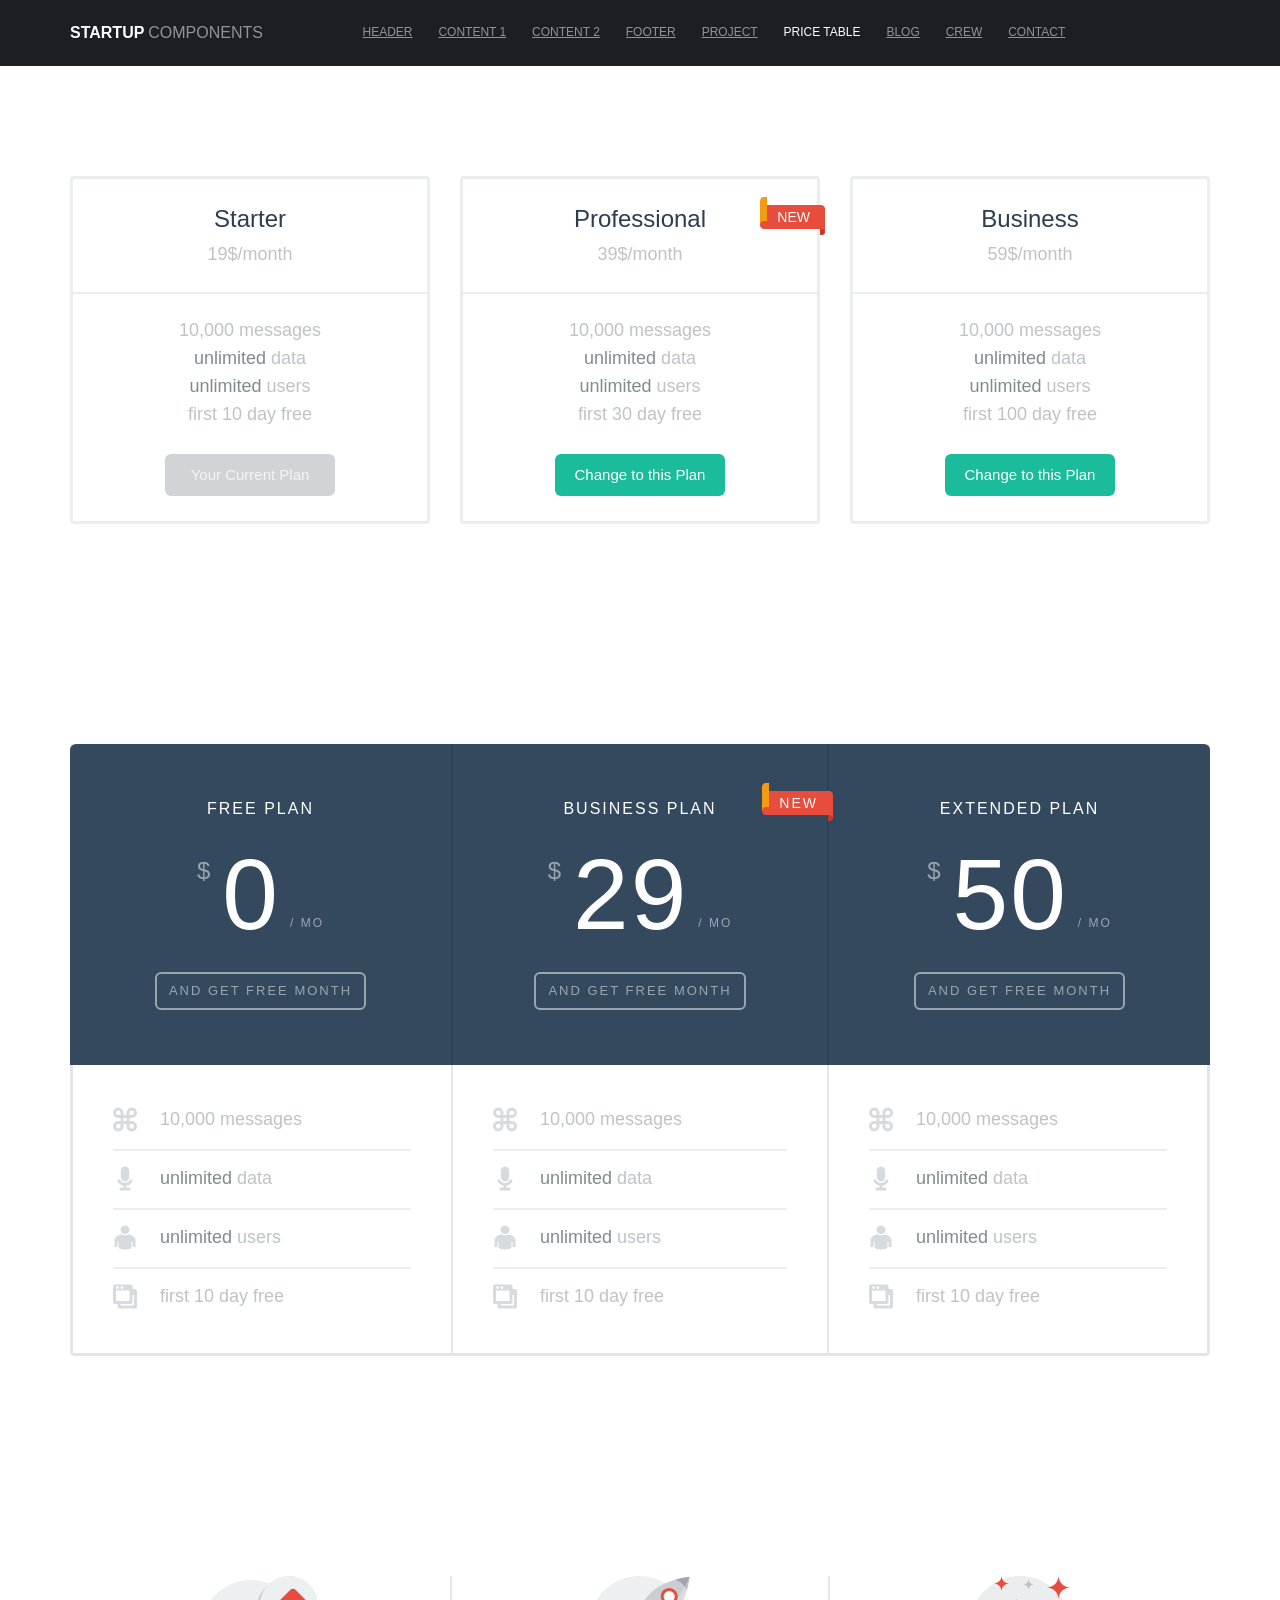
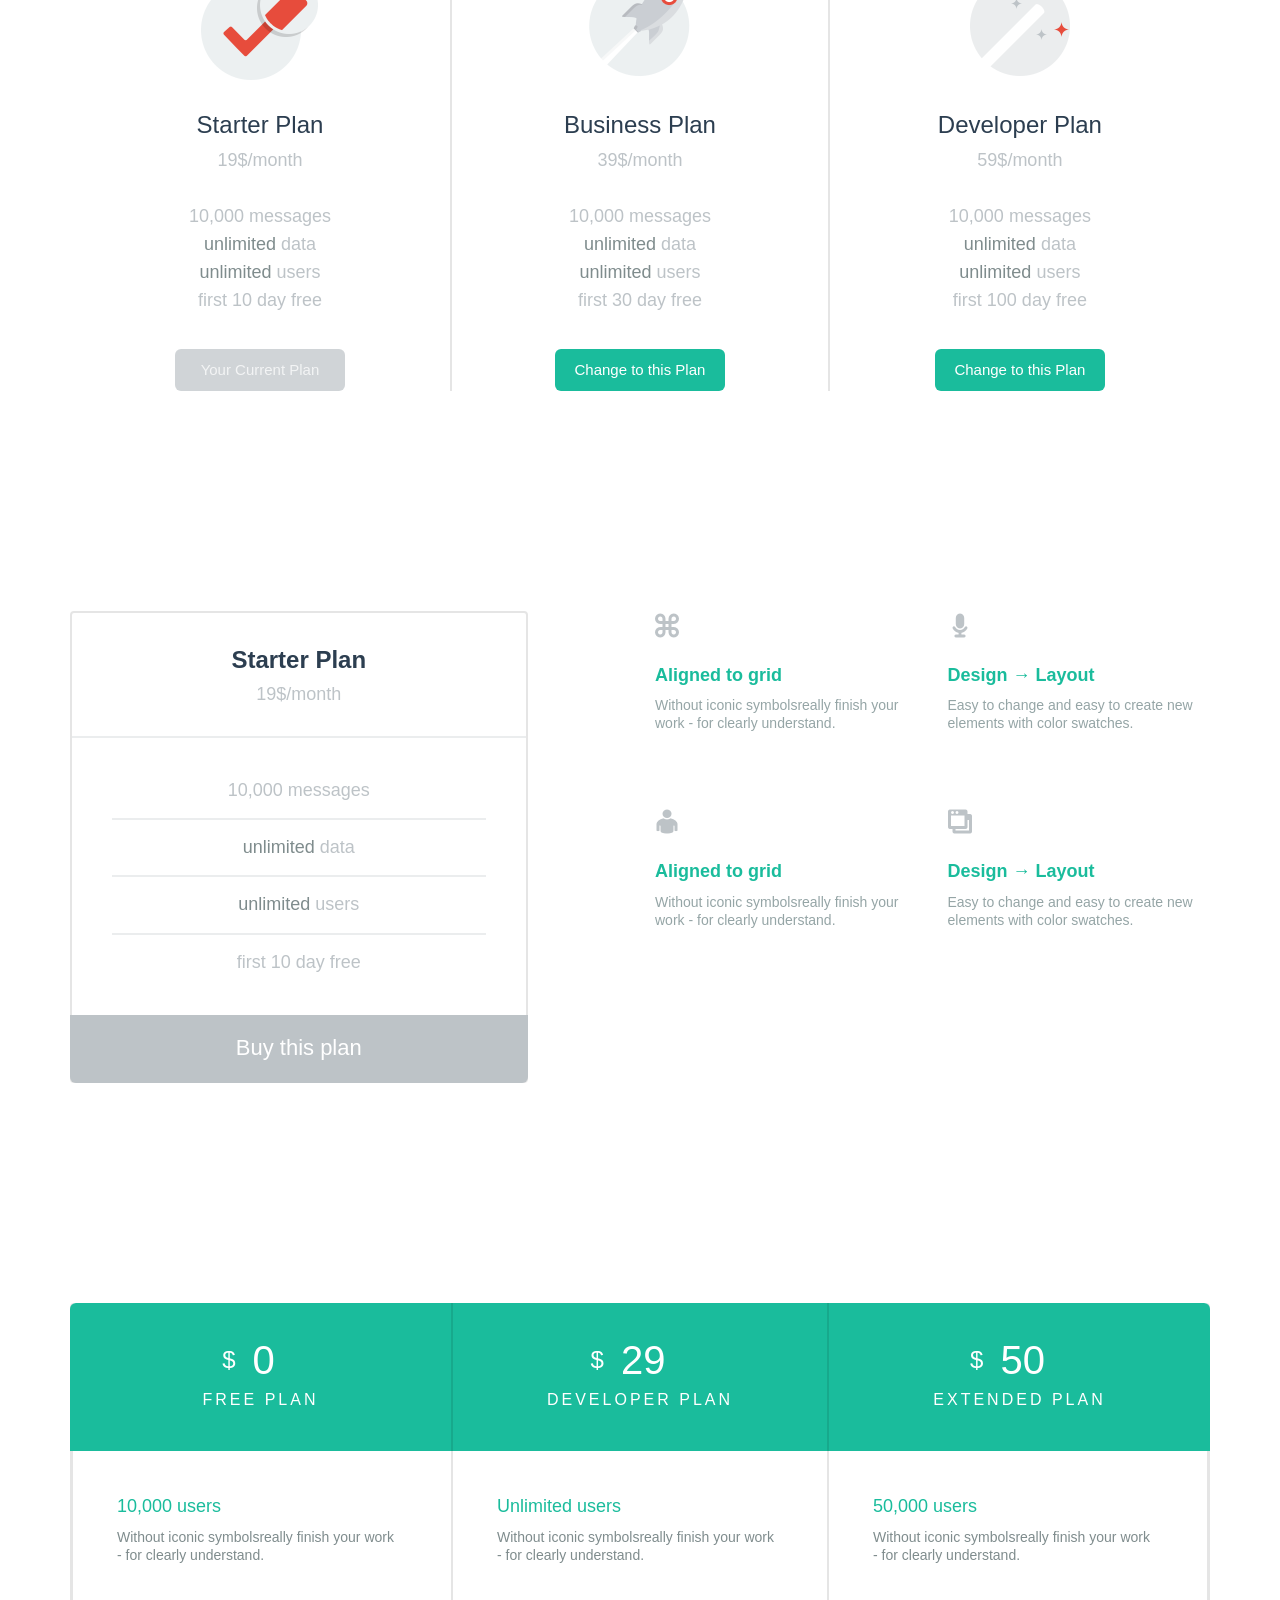
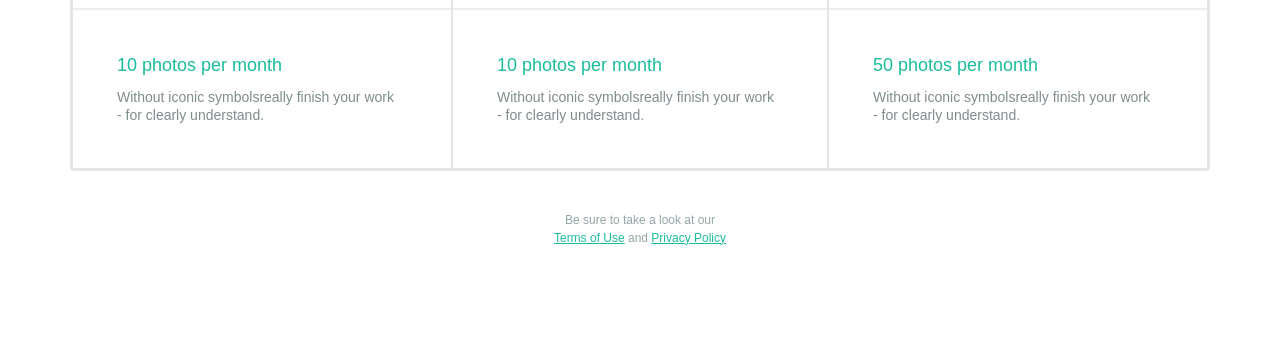
<file: ui-kit/ui-kit-price/index.html>
<!DOCTYPE html>
<html lang="en">
  <head>
    <meta charset="utf-8">
    <title>Price</title>
    <meta name="apple-mobile-web-app-capable" content="yes" />
    <meta name="viewport" content="width=device-width, initial-scale=1.0, maximum-scale=1.0, user-scalable=no" />
    <meta name="apple-mobile-web-app-status-bar-style" content="black" />
    <link rel="shortcut icon" href="../../flat-ui/images/favicon.ico">
    <link rel="stylesheet" href="../../flat-ui/bootstrap/css/bootstrap.css">
    <link rel="stylesheet" href="../../flat-ui/css/flat-ui.css">
    <!-- Using only with Flat-UI (free)-->
    <link rel="stylesheet" href="../../common-files/css/icon-font.css">
    <!-- end -->
    <link rel="stylesheet" href="../ui-kit-price/css/ui-kit-styles.css">
  </head>
  <body>
    <nav class="dockbar navbar-fixed-top" id="header-dockbar">
      <menu class="main-menu">
        <div class="container">
          <div class="row">
            <a href="index.html" class="man-brand col-sm-3">
              <span class="logotype">Startup</span>
              <span class="doc-title">components</span>
            </a>
            <button id="open-close-menu" class="menu-btn btn-inverse"><span class="fui-list"></span>
            </button>
            <dl class="col-sm-8">
              <dd><a href="../ui-kit-header/index.html">header</a>
              </dd>
              <dd><a href="../ui-kit-content/index.html">content 1</a>
              </dd>
              <dd><a href="../ui-kit-content/index2.html">content 2</a>
              </dd>
              <dd><a href="../ui-kit-footer/index.html">footer</a>
              </dd>
              <dd><a href="../ui-kit-projects/index.html">project</a>
              </dd>
              <dd><a class="active">price table</a>
              </dd>
              <dd><a href="../ui-kit-blog/index.html">blog</a>
              </dd>
              <dd><a href="../ui-kit-crew/index.html">crew</a>
              </dd>
              <dd><a href="../ui-kit-contacts/index.html">contact</a>
              </dd>
            </dl>
          </div>
        </div>
      </menu>
      <menu class="colapsed-menu">
        <dl>
          <dd><a href="../ui-kit-header/index.html">header</a>
          </dd>
          <dd><a href="../ui-kit-content/index.html">content 1</a>
          </dd>
          <dd><a href="../ui-kit-content/index2.html">content 2</a>
          </dd>
          <dd><a href="../ui-kit-footer/index.html">footer</a>
          </dd>
          <dd><a href="../ui-kit-projects/index.html">project</a>
          </dd>
          <dd><a class="active">price table</a>
          </dd>
          <dd><a href="../ui-kit-blog/index.html">blog</a>
          </dd>
          <dd><a href="../ui-kit-crew/index.html">crew</a>
          </dd>
          <dd><a href="../ui-kit-contacts/index.html">contact</a>
          </dd>
        </dl>
      </menu>
    </nav>
    <div class="page-wrapper">
      <!-- price-1 -->
      <section class="price-1">
        <div class="container">
          <div class="row plans">
            <div class="col-sm-4">
              <div class="plan">
                <div class="title">Starter</div>
                <div class="price">19$/month</div>
                <div class="description">
                  10,000 messages
                  <br>
                  <b>unlimited</b> data
                  <br>
                  <b>unlimited</b> users
                  <br>first 10 day free
                </div>
                <a class="btn disabled" href="#">Your Current Plan</a>
              </div>
            </div>
            <div class="col-sm-4">
              <div class="plan">
                <div class="title">Professional</div>
                <div class="price">39$/month</div>
                <div class="description">
                  10,000 messages
                  <br>
                  <b>unlimited</b> data
                  <br>
                  <b>unlimited</b> users
                  <br>first 30 day free
                </div>
                <a class="btn btn-primary" href="#">Change to this Plan</a>
                <div class="ribbon">NEW</div>
              </div>
            </div>
            <div class="col-sm-4">
              <div class="plan">
                <div class="title">Business</div>
                <div class="price">59$/month</div>
                <div class="description">
                  10,000 messages
                  <br>
                  <b>unlimited</b> data
                  <br>
                  <b>unlimited</b> users
                  <br>first 100 day free
                </div>
                <a class="btn btn-primary" href="#">Change to this Plan</a>
              </div>
            </div>
          </div>
        </div>
        <!--/.container-->
      </section>
      <!-- price-2 -->
      <section class="price-2">
        <div class="container">
          <div class="plans">
            <div class="plan">
              <div class="title">
                FREE PLAN
                <div class="price"><span class="currency">$</span>0<span class="period">/ MO</span>
                </div>
                <a class="btn btn-clear btn-small" href="#">AND GET FREE MONTH</a>
              </div>
              <div class="description">
                <div class="description-box">
                  <span class="fui-cmd"></span> 10,000 messages
                </div>
                <div class="description-box">
                  <span class="fui-mic"></span>  <b>unlimited</b> data
                </div>
                <div class="description-box">
                  <span class="fui-user"></span>  <b>unlimited</b> users
                </div>
                <div class="description-box">
                  <span class="fui-windows"></span> first 10 day free
                </div>
              </div>
            </div>
            <div class="plan plan-2">
              <div class="title">
                BUSINESS PLAN
                <div class="price"><span class="currency">$</span>29<span class="period">/ MO</span>
                </div>
                <a class="btn btn-clear btn-small" href="#">AND GET FREE MONTH</a>
                <div class="ribbon">NEW</div>
              </div>
              <div class="description">
                <div class="description-box">
                  <span class="fui-cmd"></span> 10,000 messages
                </div>
                <div class="description-box">
                  <span class="fui-mic"></span>  <b>unlimited</b> data
                </div>
                <div class="description-box">
                  <span class="fui-user"></span>  <b>unlimited</b> users
                </div>
                <div class="description-box">
                  <span class="fui-windows"></span> first 10 day free
                </div>
              </div>
            </div>
            <div class="plan">
              <div class="title">
                EXTENDED PLAN
                <div class="price"><span class="currency">$</span>50<span class="period">/ MO</span>
                </div>
                <a class="btn btn-clear btn-small" href="#">AND GET FREE MONTH</a>
              </div>
              <div class="description">
                <div class="description-box">
                  <span class="fui-cmd"></span> 10,000 messages
                </div>
                <div class="description-box">
                  <span class="fui-mic"></span>  <b>unlimited</b> data
                </div>
                <div class="description-box">
                  <span class="fui-user"></span>  <b>unlimited</b> users
                </div>
                <div class="description-box">
                  <span class="fui-windows"></span> first 10 day free
                </div>
              </div>
            </div>
          </div>
        </div>
        <!--/.container-->
      </section>
      <!-- price-3 -->
      <section class="price-3">
        <div class="container">
          <div class="plans">
            <div class="plan">
              <div class="title">
                <div class="img">
                  <img src="../../common-files/icons/retina-ready-s@2x.png" width="117" height="104" alt="">
                </div>
                Starter Plan
              </div>
              <div class="price">19$/month</div>
              <div class="description">
                10,000 messages
                <br>
                <b>unlimited</b> data
                <br>
                <b>unlimited</b> users
                <br>first 10 day free
              </div>
              <a class="btn disabled" href="#">Your Current Plan</a>
            </div>
            <div class="plan plan-2">
              <div class="title">
                <div class="img">
                  <img src="../../common-files/icons/rocket@2x.png" width="101" height="101" alt="">
                </div>
                Business Plan
              </div>
              <div class="price">39$/month</div>
              <div class="description">
                10,000 messages
                <br>
                <b>unlimited</b> data
                <br>
                <b>unlimited</b> users
                <br>first 30 day free
              </div>
              <a class="btn btn-primary" href="#">Change to this Plan</a>
            </div>
            <div class="plan">
              <div class="title">
                <div class="img">
                  <img src="../../common-files/icons/magic-wand@2x.png" width="100" height="100" alt="">
                </div>
                Developer Plan
              </div>
              <div class="price">59$/month</div>
              <div class="description">
                10,000 messages
                <br>
                <b>unlimited</b> data
                <br>
                <b>unlimited</b> users
                <br>first 100 day free
              </div>
              <a class="btn btn-primary" href="#">Change to this Plan</a>
            </div>
          </div>
        </div>
        <!--/.container-->
      </section>
      <!-- price-4 -->
      <section class="price-4">
        <div class="container">
          <div class="row">
            <div class="col-sm-5">
              <div class="span5 plan">
                <div class="title">Starter Plan</div>
                <div class="price">19$/month</div>
                <div class="description">
                  <div class="description-box">
                    10,000 messages
                  </div>
                  <div class="description-box">
                    <b>unlimited</b> data
                  </div>
                  <div class="description-box">
                    <b>unlimited</b> users
                  </div>
                  <div class="description-box">
                    first 10 day free
                  </div>
                </div>
                <a class="btn btn-huge" href="#">Buy this plan</a>
              </div>
            </div>
            <div class="col-sm-6 col-sm-offset-1 description-detail">
              <div class="row">
                <div class="col-sm-6">
                  <span class="fui-cmd"></span>
                  <h6>Aligned to grid</h6>
Without iconic symbolsreally finish your work - for clearly understand.
                </div>
                <div class="col-sm-6">
                  <span class="fui-mic"></span>
                  <h6>Design → Layout</h6>
Easy to change and easy to create new elements with color swatches.
                </div>
              </div>
              <div class="row">
                <div class="col-sm-6">
                  <span class="fui-user"></span>
                  <h6>Aligned to grid</h6>
Without iconic symbolsreally finish your work - for clearly understand.
                </div>
                <div class="col-sm-6">
                  <span class="fui-windows"></span>
                  <h6>Design → Layout</h6>
Easy to change and easy to create new elements with color swatches.
                </div>
              </div>
            </div>
          </div>
        </div>
        <!--/.container-->
      </section>
      <!-- price-5 -->
      <section class="price-5">
        <div class="container">
          <div class="plans">
            <div class="plan">
              <div class="title">
                <div class="price">
                  <small>$</small>
0
                </div>
                FREE PLAN
              </div>
              <div>
                <div class="description">
                  <div class="description-box">
                    <big>10,000 users</big>
Without iconic symbolsreally finish your work - for clearly understand.
                  </div>
                  <div class="description-box">
                    <big>10 photos per month</big>
Without iconic symbolsreally finish your work - for clearly understand.
                  </div>
                </div>
                <div class="description-more">
                  <span class="fui-cmd"></span>
                  <big>10,000 users</big>
                  <p class="info">Without iconic symbolsreally finish your work - for clearly understand.</p>
                  <a class="btn btn-primary" href="#">Change to this Plan</a>
                </div>
              </div>
            </div>
            <div class="plan plan-2">
              <div class="title">
                <div class="price">
                  <small>$</small>
29
                </div>
                DEVELOPER PLAN
              </div>
              <div>
                <div class="description">
                  <div class="description-box">
                    <big>Unlimited users</big>
Without iconic symbolsreally finish your work - for clearly understand.
                  </div>
                  <div class="description-box">
                    <big>10 photos per month</big>
Without iconic symbolsreally finish your work - for clearly understand.
                  </div>
                </div>
                <div class="description-more">
                  <span class="fui-cmd"></span>
                  <big>Unlimited users</big>
                  <p class="info">Without iconic symbolsreally finish your work - for clearly understand.</p>
                  <a class="btn btn-primary" href="#">Change to this Plan</a>
                </div>
              </div>
            </div>
            <div class="plan">
              <div class="title">
                <div class="price">
                  <small>$</small>
50
                </div>
                EXTENDED PLAN
              </div>
              <div>
                <div class="description">
                  <div class="description-box">
                    <big>50,000 users</big>
Without iconic symbolsreally finish your work - for clearly understand.
                  </div>
                  <div class="description-box">
                    <big>50 photos per month</big>
Without iconic symbolsreally finish your work - for clearly understand.
                  </div>
                </div>
                <div class="description-more">
                  <span class="fui-cmd"></span>
                  <big>50,000 users</big>
                  <p class="info">Without iconic symbolsreally finish your work - for clearly understand.</p>
                  <a class="btn btn-primary" href="#">Change to this Plan</a>
                </div>
              </div>
            </div>
          </div>
          <div class="terms">Be sure to take a look at our
            <br><a href="#">Terms of Use</a> and <a href="#">Privacy
            Policy</a>
          </div>
        </div>
        <!--/.container-->
      </section>
    </div>
    <!-- Placed at the end of the document so the pages load faster -->
    <script src="../../common-files/js/jquery-1.10.2.min.js"></script>
    <script src="../../flat-ui/js/bootstrap.min.js"></script>
    <script src="../../common-files/js/startup-kit.js"></script>
  </body>
</html>
</file>
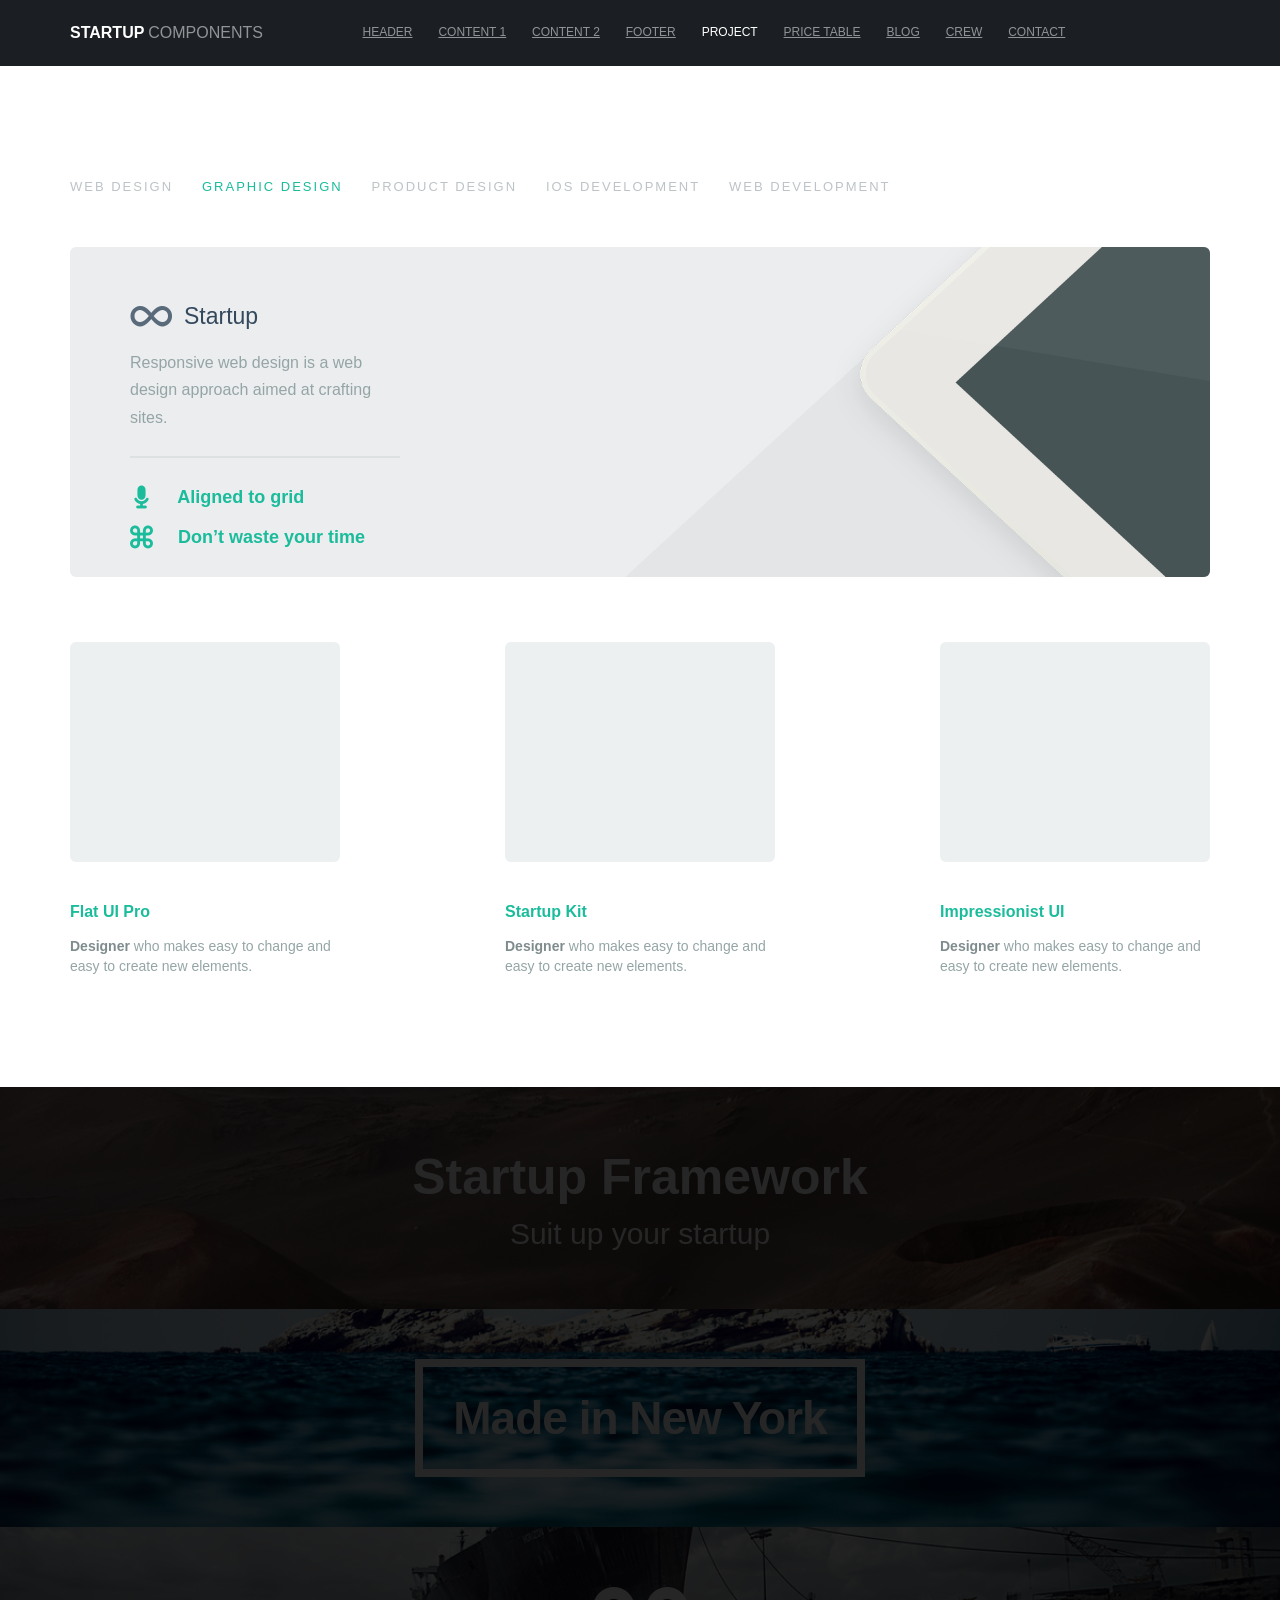
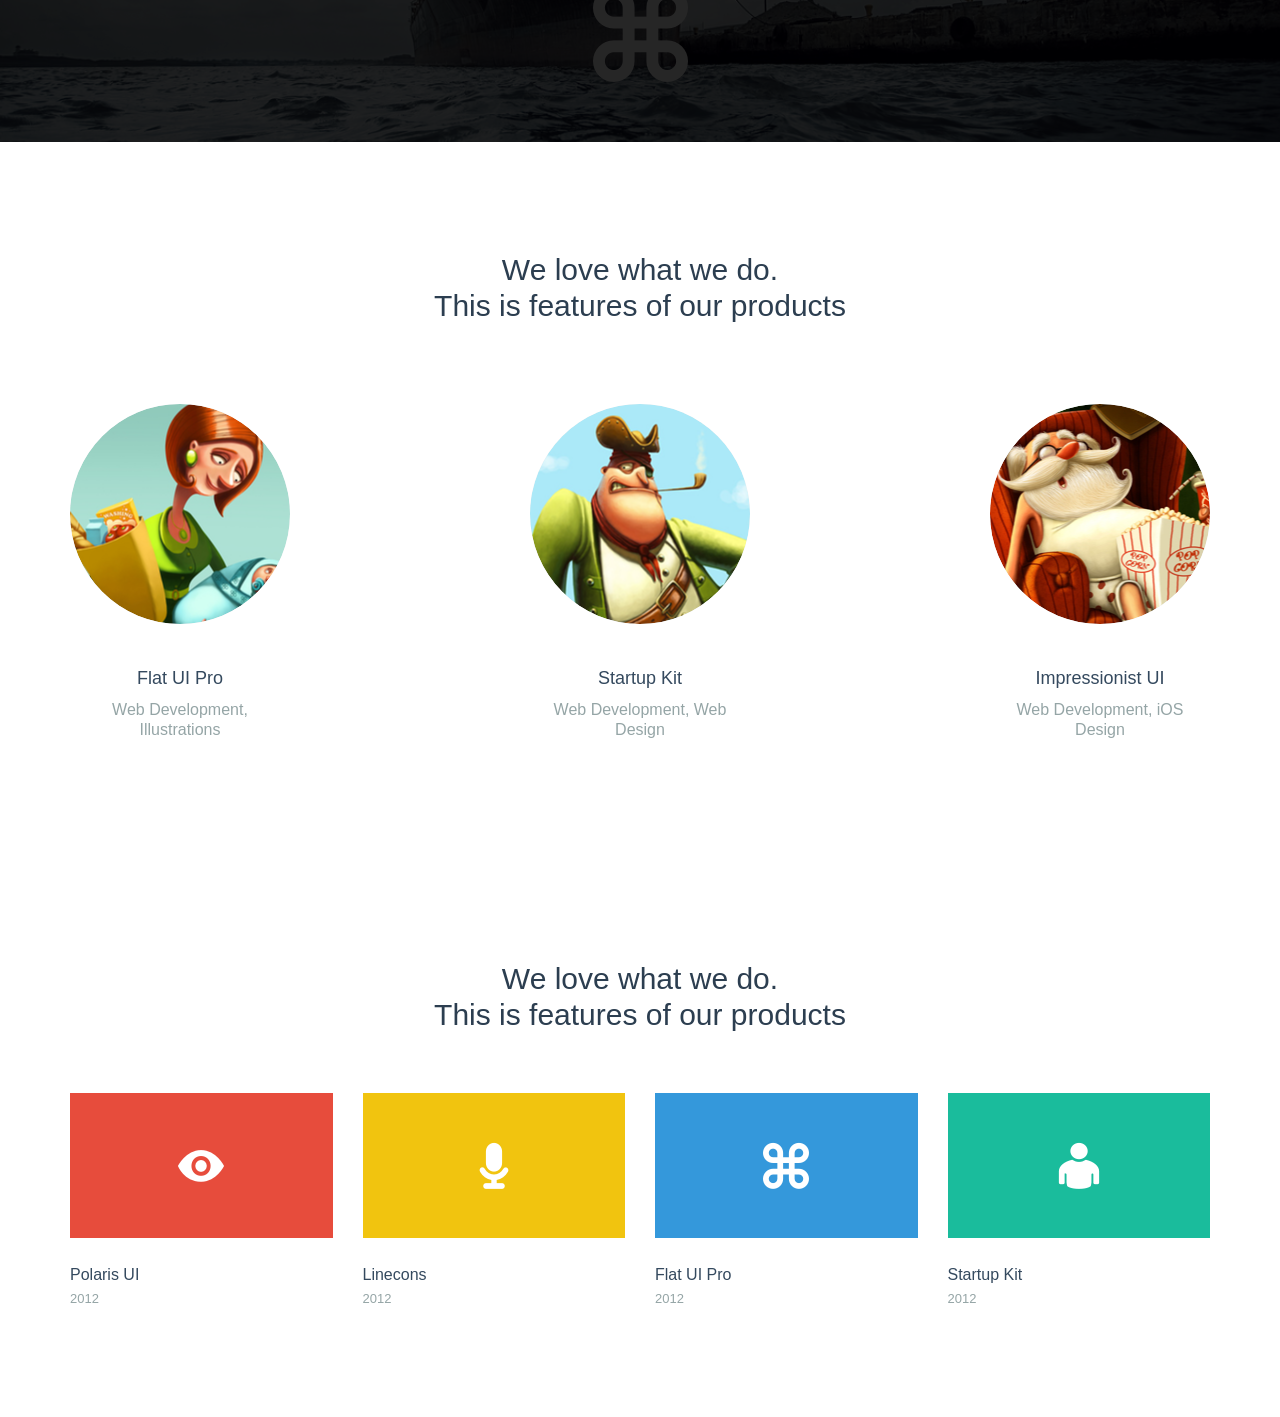
<file: ui-kit/ui-kit-projects/index.html>
<!DOCTYPE html>
<html lang="en">
  <head>
    <meta charset="utf-8">
    <title>Projects</title>
    <meta name="apple-mobile-web-app-capable" content="yes" />
    <meta name="viewport" content="width=device-width, initial-scale=1.0, maximum-scale=1.0, user-scalable=no" />
    <meta name="apple-mobile-web-app-status-bar-style" content="black" />
    <link rel="shortcut icon" href="../../flat-ui/images/favicon.ico">
    <link rel="stylesheet" href="../../flat-ui/bootstrap/css/bootstrap.css">
    <link rel="stylesheet" href="../../flat-ui/css/flat-ui.css">
    <!-- Using only with Flat-UI (free)-->
    <link rel="stylesheet" href="../../common-files/css/icon-font.css">
    <!-- end -->
    <link rel="stylesheet" href="../../common-files/css/animations.css">
    <link rel="stylesheet" href="../ui-kit-projects/css/ui-kit-styles.css">
  </head>
  <body>
    <nav class="dockbar navbar-fixed-top" id="header-dockbar">
      <menu class="main-menu">
        <div class="container">
          <div class="row">
            <a href="index.html" class="man-brand col-sm-3">
              <span class="logotype">Startup</span>
              <span class="doc-title">components</span>
            </a>
            <button id="open-close-menu" class="menu-btn btn-inverse"><span class="fui-list"></span>
            </button>
            <dl class="col-sm-8">
              <dd><a href="../ui-kit-header/index.html">header</a>
              </dd>
              <dd><a href="../ui-kit-content/index.html">content 1</a>
              </dd>
              <dd><a href="../ui-kit-content/index2.html">content 2</a>
              </dd>
              <dd><a href="../ui-kit-footer/index.html">footer</a>
              </dd>
              <dd><a class="active">project</a>
              </dd>
              <dd><a href="../ui-kit-price/index.html">price table</a>
              </dd>
              <dd><a href="../ui-kit-blog/index.html">blog</a>
              </dd>
              <dd><a href="../ui-kit-crew/index.html">crew</a>
              </dd>
              <dd><a href="../ui-kit-contacts/index.html">contact</a>
              </dd>
            </dl>
          </div>
        </div>
      </menu>
      <menu class="colapsed-menu">
        <dl>
          <dd><a href="../ui-kit-header/index.html">header</a>
          </dd>
          <dd><a href="../ui-kit-content/index.html">content 1</a>
          </dd>
          <dd><a href="../ui-kit-content/index2.html">content 2</a>
          </dd>
          <dd><a href="../ui-kit-footer/index.html">footer</a>
          </dd>
          <dd><a class="active">project</a>
          </dd>
          <dd><a href="../ui-kit-price/index.html">price table</a>
          </dd>
          <dd><a href="../ui-kit-blog/index.html">blog</a>
          </dd>
          <dd><a href="../ui-kit-crew/index.html">crew</a>
          </dd>
          <dd><a href="../ui-kit-contacts/index.html">contact</a>
          </dd>
        </dl>
      </menu>
    </nav>
    <div class="page-wrapper">
      <!-- projects-1 -->
      <section class="projects-1">
        <div class="container">
          <div class="title">
            <a href="#">web design</a>
            <a href="#" class="active">graphic design</a>
            <a href="#">product design</a>
            <a href="#">ios development</a>
            <a href="#">web development</a>
          </div>
          <div class="head-box">
            <div class="brand">
              <img src="../../common-files/icons/logo-2@2x.png" width="42" height="21" alt="">Startup</div>
            <p>Responsive web design is a web design approach aimed at crafting sites.</p>
            <div class="features">
              <div>
                <span class="fui-mic"></span> Aligned to grid
              </div>
              <div>
                <span class="fui-cmd"></span> Don’t waste your time
              </div>
            </div>
          </div>
          <div class="projects">
            <div class="project-wrapper">
              <div class="project">
                <div class="photo-wrapper">
                  <div class="photo">
                    <!--<img src="" alt="">-->
                  </div>
                  <div class="overlay"><span class="fui-eye"></span>
                  </div>
                </div>
                <div class="info">
                  <div class="name">Flat UI Pro</div>
                  <b>Designer</b> who makes easy to change and easy to create new elements.
                </div>
              </div>
            </div>
            <div class="project-wrapper">
              <div class="project">
                <div class="photo-wrapper">
                  <div class="photo">
                    <!--<img src="" alt="">-->
                  </div>
                  <div class="overlay"><span class="fui-eye"></span>
                  </div>
                </div>
                <div class="info">
                  <div class="name">Startup Kit</div>
                  <b>Designer</b> who makes easy to change and easy to create new elements.
                </div>
              </div>
            </div>
            <div class="project-wrapper">
              <div class="project">
                <div class="photo-wrapper">
                  <div class="photo">
                    <!--<img src="" alt="">-->
                  </div>
                  <div class="overlay"><span class="fui-eye"></span>
                  </div>
                </div>
                <div class="info">
                  <div class="name">Impressionist UI</div>
                  <b>Designer</b> who makes easy to change and easy to create new elements.
                </div>
              </div>
            </div>
          </div>
        </div>
        <!--/.container-->
      </section>
      <!-- projects-2 -->
      <section class="projects-2">
        <div class="project-1 v-center">
          <div>
            <!--v-center-->
            <div class="container">
              <h1>Startup Framework</h1>
              <p>Suit up your startup</p>
            </div>
            <!--/.container-->
          </div>
          <!--/v-center-->
        </div>
        <div class="project-2 v-center">
          <div>
            <!--v-center-->
            <div class="container">
              <div class="hero-unit">
                <h1>Made in New York</h1>
              </div>
            </div>
            <!--/.container-->
          </div>
          <!--/v-center-->
        </div>
        <div class="project-3 v-center">
          <div>
            <!--v-center-->
            <div class="container">
              &nbsp;
              <span class="fui-cmd"></span>
&nbsp;
            </div>
            <!--/.container-->
          </div>
          <!--/v-center-->
        </div>
      </section>
      <!-- projects-3 -->
      <section class="projects-3">
        <div class="container">
          <h3>We love what we do. <br> This is features of our products</h3>
          <div class="projects">
            <div class="project-wrapper">
              <div class="project">
                <div class="photo-wrapper">
                  <div class="photo">
                    <img src="../../common-files/img/projects/img-2.png" alt="">
                  </div>
                  <div class="overlay"><span class="fui-eye"></span>
                  </div>
                </div>
                <div class="info">
                  <div class="name">Flat UI Pro</div>
                  Web Development, Illustrations
                </div>
              </div>
            </div>
            <div class="project-wrapper">
              <div class="project">
                <div class="photo-wrapper">
                  <div class="photo">
                    <img src="../../common-files/img/projects/img-3.png" alt="">
                  </div>
                  <div class="overlay"><span class="fui-eye"></span>
                  </div>
                </div>
                <div class="info">
                  <div class="name">Startup Kit</div>
                  Web Development, Web Design
                </div>
              </div>
            </div>
            <div class="project-wrapper">
              <div class="project">
                <div class="photo-wrapper">
                  <div class="photo">
                    <img src="../../common-files/img/projects/img-4.png" alt="">
                  </div>
                  <div class="overlay"><span class="fui-eye"></span>
                  </div>
                </div>
                <div class="info">
                  <div class="name">Impressionist UI</div>
                  Web Development, iOS Design
                </div>
              </div>
            </div>
          </div>
        </div>
        <!--/.container-->
      </section>
      <!-- projects-4 -->
      <section class="projects-4">
        <div class="container">
          <h3>We love what we do. <br> This is features of our products</h3>
          <div class="projects row">
            <div class="project-wrapper col-sm-3">
              <div class="project">
                <div class="photo-wrapper bg-alizarin">
                  <div class="photo"></div>
                  <a href="#" class="overlay"><span class="fui-eye"></span></a>
                </div>
                <div class="info">
                  <a href="#" class="name color-pomegranate">Polaris UI</a>
2012
                </div>
              </div>
            </div>
            <div class="project-wrapper col-sm-3">
              <div class="project">
                <div class="photo-wrapper bg-sun-flower">
                  <div class="photo"></div>
                  <a href="#" class="overlay"><span class="fui-mic"></span></a>
                </div>
                <div class="info">
                  <a href="#" class="name color-orange">Linecons</a>
2012
                </div>
              </div>
            </div>
            <div class="project-wrapper col-sm-3">
              <div class="project">
                <div class="photo-wrapper bg-peter-river">
                  <div class="photo"></div>
                  <a href="#" class="overlay"><span class="fui-cmd"></span></a>
                </div>
                <div class="info">
                  <a href="#" class="name color-belize-hole">Flat UI Pro</a>
2012
                </div>
              </div>
            </div>
            <div class="project-wrapper col-sm-3">
              <div class="project">
                <div class="photo-wrapper bg-turquoise">
                  <div class="photo"></div>
                  <a href="#" class="overlay"><span class="fui-user"></span></a>
                </div>
                <div class="info">
                  <a href="#" class="name color-green-sea">Startup Kit</a href="#">
                        2012
                    </div>
                </div>
            </div>
        </div>
    </div>
    <!--/.container-->
</section>
        </div>
        <!-- Placed at the end of the document so the pages load faster -->
        <script src="../../common-files/js/jquery-1.10.2.min.js"></script>
        <script src="../../flat-ui/js/bootstrap.min.js"></script>
        <script src="../../common-files/js/modernizr.custom.js"></script>
        <script src="../../common-files/js/page-transitions.js"></script>
        <script src="../../common-files/js/startup-kit.js"></script>
    </body>
</html>
</file>
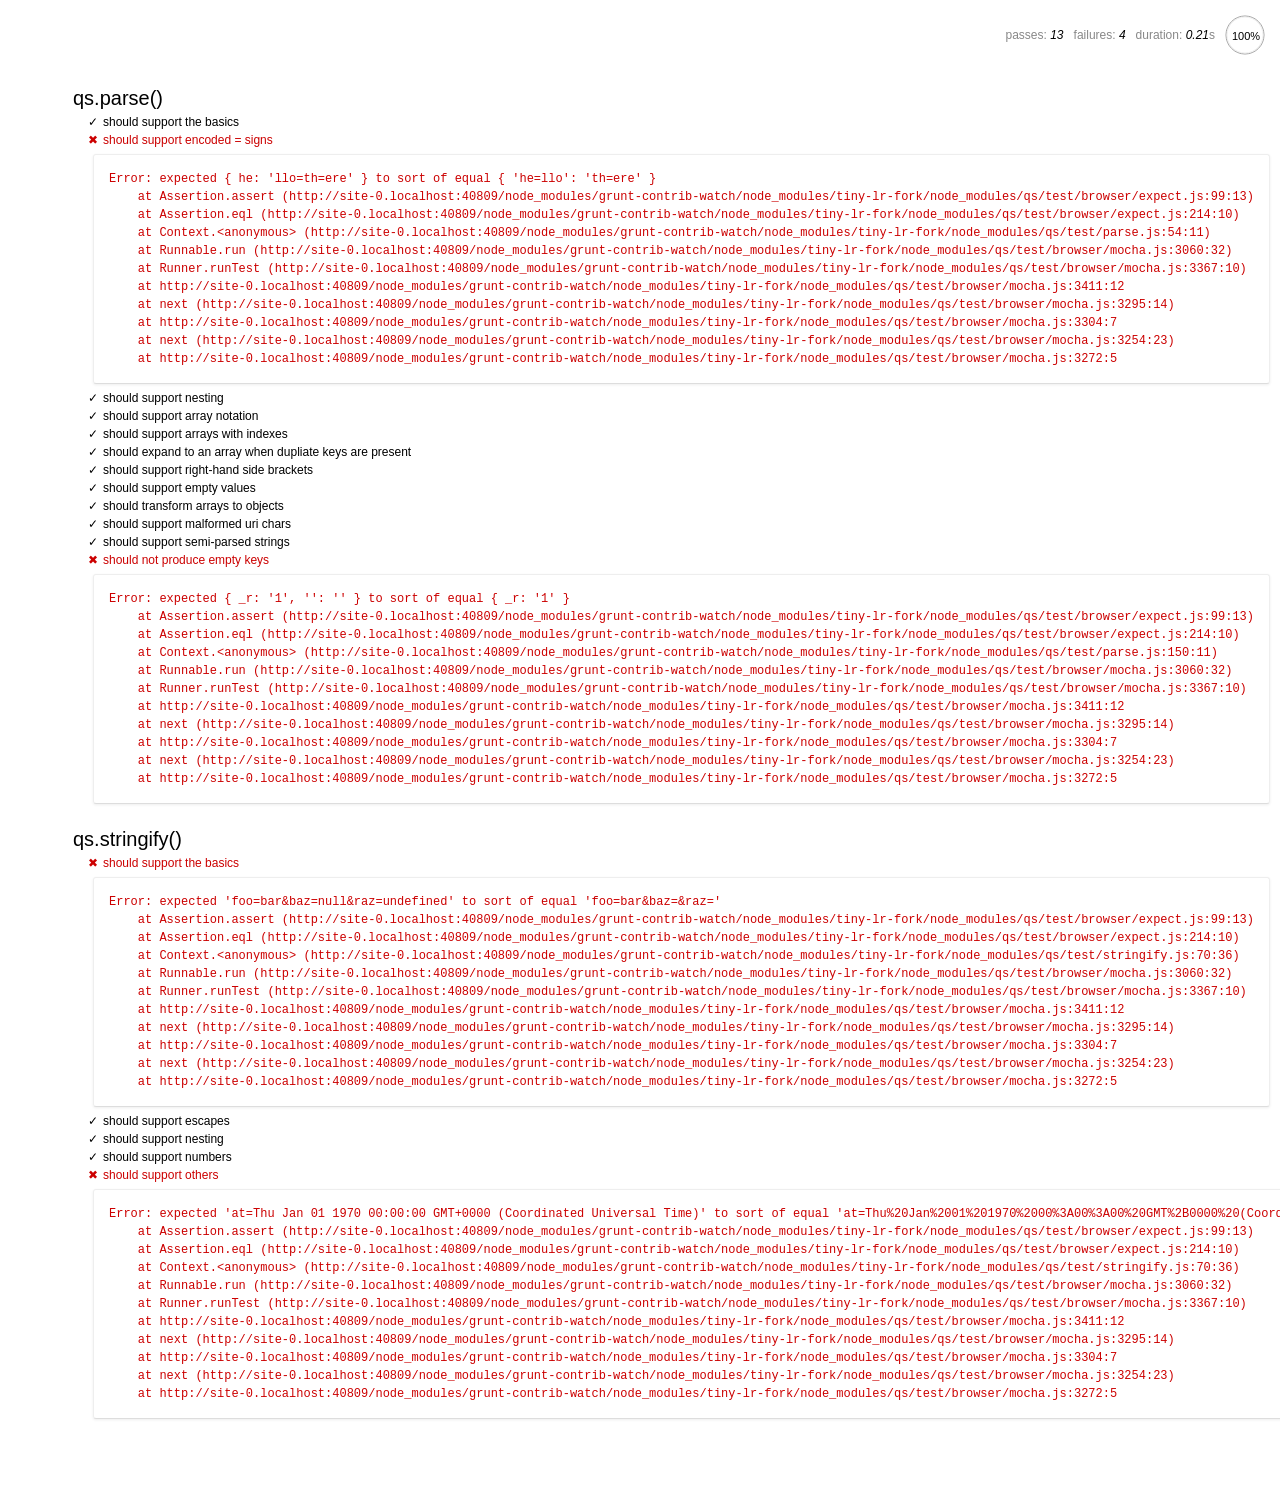
<file: node_modules/grunt-contrib-watch/node_modules/tiny-lr-fork/node_modules/qs/test/browser/index.html>
<html>
  <head>
    <title>Mocha</title>
    <meta http-equiv="Content-Type" content="text/html; charset=UTF-8">
    <link rel="stylesheet" href="mocha.css" />
    <script src="jquery.js" type="text/javascript"></script>
    <script src="expect.js"></script>
    <script src="mocha.js"></script>
    <script>mocha.setup('bdd')</script>
    <script src="qs.js"></script>
    <script src="../parse.js"></script>
    <script src="../stringify.js"></script>
    <script>onload = mocha.run;</script>
  </head>
  <body>
    <div id="mocha"></div>
  </body>
</html>
</file>
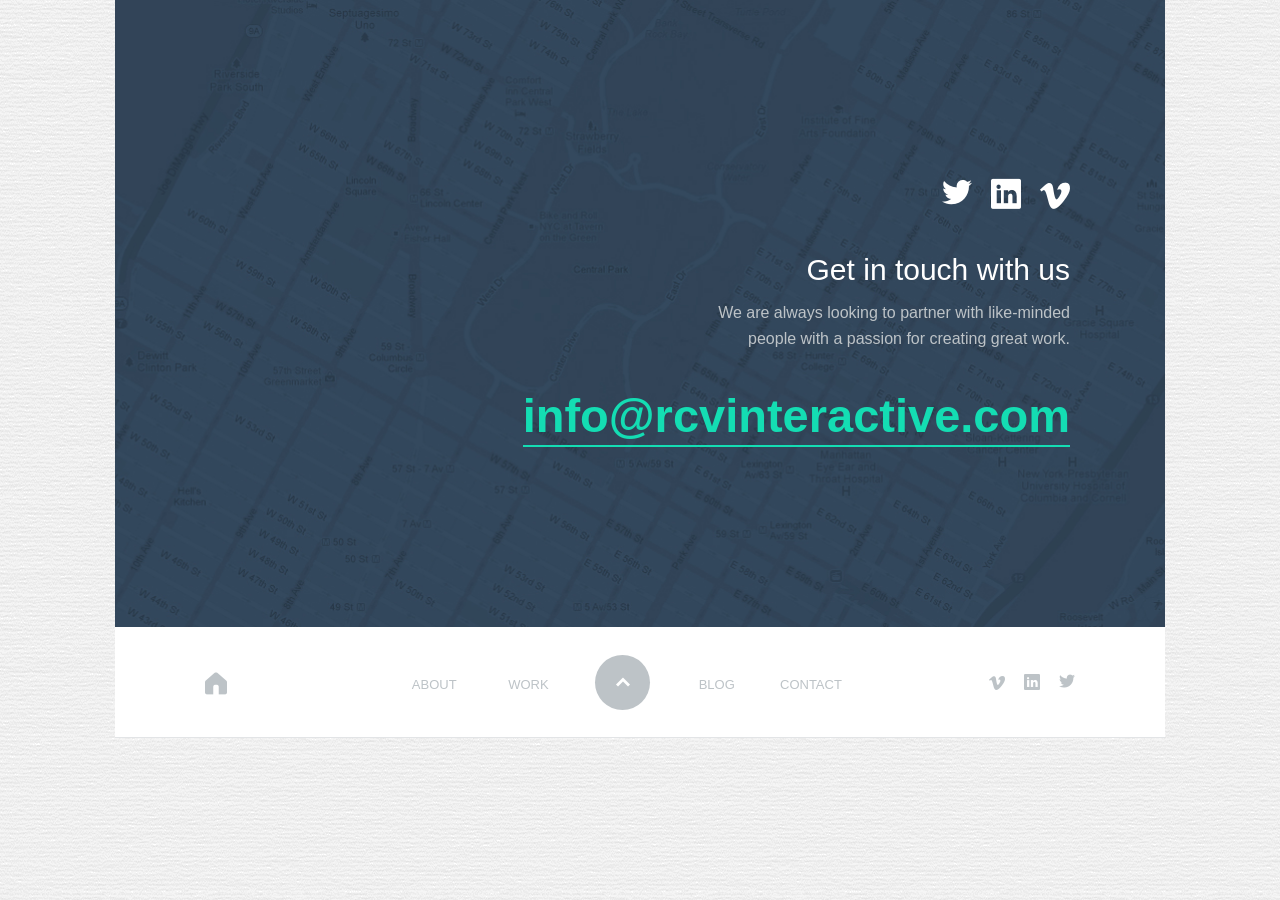
<file: contact.html>
<!DOCTYPE html>
<html lang="en">
<head>
    <meta charset="utf-8">
    <title>RCV Interactive</title>
    <meta name="apple-mobile-web-app-capable" content="yes" />
    <meta name="viewport" content="width=device-width, initial-scale=1.0, maximum-scale=1.0, user-scalable=no" />
    <meta name="apple-mobile-web-app-status-bar-style" content="black" />
    <link rel="shortcut icon" href="common-files/img/favicon.ico">
    <link rel="stylesheet" href="flat-ui/bootstrap/css/bootstrap.css">
    <link rel="stylesheet" href="flat-ui/css/flat-ui.css">
    <!-- Using only with Flat-UI (free)-->
    <link rel="stylesheet" href="common-files/css/icon-font.css">
    <!-- end -->
    <link rel="stylesheet" href="common-files/css/animations.css">
    <link rel="stylesheet" href="css/style.css">
</head>

<body>

<div class="page-wrapper">
    <section class="contact">
        <div class="container">
            <div class="content">
                <div class="social-btns">
                    <a href="#">
                        <div class="fui-twitter"></div>
                        <div class="fui-twitter"></div>
                    </a>
                    <a href="#">
                        <div class="fui-linkedin"></div>
                        <div class="fui-linkedin"></div>
                    </a>
                    <a href="#">
                        <div class="fui-vimeo"></div>
                        <div class="fui-vimeo"></div>
                    </a>
                </div>
                <h3>Get in touch with us</h3>
                <p>We are always looking to partner with like-minded<br /> people with a passion for creating great work.</p>
                <div class="links">
                    <a href="#">info@rcvinteractive.com</a>
                </div>
            </div>
        </div>
    </section>
    <footer class="footer">
        <div class="container">
            <a href="#"><span class="fui-home"> </span></a>
            <nav>
                <ul>
                    <li><a href="#">ABOUT</a>
                    </li>
                    <li><a href="#">WORK</a>
                    </li>
                    <li class="scroll-btn">
                        <a href="#" class="scroll-top fui-arrow-up"></a>
                    </li>
                    <li><a href="#">BLOG</a>
                    </li>
                    <li><a href="#">CONTACT</a>
                    </li>
                </ul>
            </nav>
            <div class="social-btns">
                <a href="#">
                    <div class="fui-vimeo"></div>
                    <div class="fui-vimeo"></div>
                </a>
                <a href="#">
                    <div class="fui-linkedin"></div>
                    <div class="fui-linkedin"></div>
                </a>
                <a href="#">
                    <div class="fui-twitter"></div>
                    <div class="fui-twitter"></div>
                </a>
            </div>
        </div>
    </footer>
</div>

<!-- Placed at the end of the document so the pages load faster -->
<script src="common-files/js/jquery-1.10.2.min.js"></script>
<script src="flat-ui/js/bootstrap.min.js"></script>
<script src="common-files/js/modernizr.custom.js"></script>
<script src="common-files/js/page-transitions.js"></script>
<script src="common-files/js/jquery.parallax.min.js"></script>
<script src="common-files/js/startup-kit.js"></script>
<script src="js/main.js"></script>
</body>
</html>
</file>
<file: flat-ui/css/flat-ui.css>
@font-face {
  font-family: 'Lato';
  src: url('../fonts/lato/lato-black.eot');
  src: url('../fonts/lato/lato-black.eot?#iefix') format('embedded-opentype'), url('../fonts/lato/lato-black.woff') format('woff'), url('../fonts/lato/lato-black.ttf') format('truetype'), url('../fonts/lato/lato-black.svg#latoblack') format('svg');
  font-weight: 900;
  font-style: normal;
}
@font-face {
  font-family: 'Lato';
  src: url('../fonts/lato/lato-bold.eot');
  src: url('../fonts/lato/lato-bold.eot?#iefix') format('embedded-opentype'), url('../fonts/lato/lato-bold.woff') format('woff'), url('../fonts/lato/lato-bold.ttf') format('truetype'), url('../fonts/lato/lato-bold.svg#latobold') format('svg');
  font-weight: bold;
  font-style: normal;
}
@font-face {
  font-family: 'Lato';
  src: url('../fonts/lato/lato-bolditalic.eot');
  src: url('../fonts/lato/lato-bolditalic.eot?#iefix') format('embedded-opentype'), url('../fonts/lato/lato-bolditalic.woff') format('woff'), url('../fonts/lato/lato-bolditalic.ttf') format('truetype'), url('../fonts/lato/lato-bolditalic.svg#latobold-italic') format('svg');
  font-weight: bold;
  font-style: italic;
}
@font-face {
  font-family: 'Lato';
  src: url('../fonts/lato/lato-italic.eot');
  src: url('../fonts/lato/lato-italic.eot?#iefix') format('embedded-opentype'), url('../fonts/lato/lato-italic.woff') format('woff'), url('../fonts/lato/lato-italic.ttf') format('truetype'), url('../fonts/lato/lato-italic.svg#latoitalic') format('svg');
  font-weight: normal;
  font-style: italic;
}
@font-face {
  font-family: 'Lato';
  src: url('../fonts/lato/lato-light.eot');
  src: url('../fonts/lato/lato-light.eot?#iefix') format('embedded-opentype'), url('../fonts/lato/lato-light.woff') format('woff'), url('../fonts/lato/lato-light.ttf') format('truetype'), url('../fonts/lato/lato-light.svg#latolight') format('svg');
  font-weight: 300;
  font-style: normal;
}
@font-face {
  font-family: 'Lato';
  src: url('../fonts/lato/lato-regular.eot');
  src: url('../fonts/lato/lato-regular.eot?#iefix') format('embedded-opentype'), url('../fonts/lato/lato-regular.woff') format('woff'), url('../fonts/lato/lato-regular.ttf') format('truetype'), url('../fonts/lato/lato-regular.svg#latoregular') format('svg');
  font-weight: normal;
  font-style: normal;
}
@font-face {
  font-family: "Flat-UI-Icons";
  src: url('../fonts/flat-ui-icons-regular.eot');
  src: url('../fonts/flat-ui-icons-regular.eot?#iefix') format('embedded-opentype'), url('../fonts/flat-ui-icons-regular.woff') format('woff'), url('../fonts/flat-ui-icons-regular.ttf') format('truetype'), url('../fonts/flat-ui-icons-regular.svg#flat-ui-icons-regular') format('svg');
  font-weight: normal;
  font-style: normal;
}
/* Use the following CSS code if you want to use data attributes for inserting your icons */
[data-icon]:before {
  font-family: 'Flat-UI-Icons';
  content: attr(data-icon);
  speak: none;
  font-weight: normal;
  font-variant: normal;
  text-transform: none;
  -webkit-font-smoothing: antialiased;
  -moz-osx-font-smoothing: grayscale;
}
/* Use the following CSS code if you want to have a class per icon */
/*
Instead of a list of all class selectors,
you can use the generic selector below, but it's slower:
[class*="fui-"] {
*/
.fui-arrow-right,
.fui-arrow-left,
.fui-cmd,
.fui-check-inverted,
.fui-heart,
.fui-location,
.fui-plus,
.fui-check,
.fui-cross,
.fui-list,
.fui-new,
.fui-video,
.fui-photo,
.fui-volume,
.fui-time,
.fui-eye,
.fui-chat,
.fui-search,
.fui-user,
.fui-mail,
.fui-lock,
.fui-gear,
.fui-radio-unchecked,
.fui-radio-checked,
.fui-checkbox-unchecked,
.fui-checkbox-checked,
.fui-calendar-solid,
.fui-pause,
.fui-play,
.fui-check-inverted-2 {
  display: inline-block;
  font-family: 'Flat-UI-Icons';
  speak: none;
  font-style: normal;
  font-weight: normal;
  font-variant: normal;
  text-transform: none;
  -webkit-font-smoothing: antialiased;
  -moz-osx-font-smoothing: grayscale;
}
.fui-arrow-right:before {
  content: "\e02c";
}
.fui-arrow-left:before {
  content: "\e02d";
}
.fui-cmd:before {
  content: "\e02f";
}
.fui-check-inverted:before {
  content: "\e006";
}
.fui-heart:before {
  content: "\e007";
}
.fui-location:before {
  content: "\e008";
}
.fui-plus:before {
  content: "\e009";
}
.fui-check:before {
  content: "\e00a";
}
.fui-cross:before {
  content: "\e00b";
}
.fui-list:before {
  content: "\e00c";
}
.fui-new:before {
  content: "\e00d";
}
.fui-video:before {
  content: "\e00e";
}
.fui-photo:before {
  content: "\e00f";
}
.fui-volume:before {
  content: "\e010";
}
.fui-time:before {
  content: "\e011";
}
.fui-eye:before {
  content: "\e012";
}
.fui-chat:before {
  content: "\e013";
}
.fui-search:before {
  content: "\e01c";
}
.fui-user:before {
  content: "\e01d";
}
.fui-mail:before {
  content: "\e01e";
}
.fui-lock:before {
  content: "\e01f";
}
.fui-gear:before {
  content: "\e024";
}
.fui-radio-unchecked:before {
  content: "\e02b";
}
.fui-radio-checked:before {
  content: "\e032";
}
.fui-checkbox-unchecked:before {
  content: "\e033";
}
.fui-checkbox-checked:before {
  content: "\e034";
}
.fui-calendar-solid:before {
  content: "\e022";
}
.fui-pause:before {
  content: "\e03b";
}
.fui-play:before {
  content: "\e03c";
}
.fui-check-inverted-2:before {
  content: "\e000";
}
.dropdown-arrow-inverse {
  border-bottom-color: #34495e !important;
  border-top-color: #34495e !important;
}
body {
  font-family: "Lato", Helvetica, Arial, sans-serif;
  font-size: 18px;
  line-height: 1.72222;
  color: #34495e;
  background-color: #ffffff;
}
a {
  color: #16a085;
  text-decoration: none;
  -webkit-transition: 0.25s;
  transition: 0.25s;
}
a:hover,
a:focus {
  color: #1abc9c;
  text-decoration: none;
}
a:focus {
  outline: none;
}
.img-rounded {
  border-radius: 6px;
}
.img-thumbnail {
  padding: 4px;
  line-height: 1.72222;
  background-color: #ffffff;
  border: 2px solid #bdc3c7;
  border-radius: 6px;
  -webkit-transition: all 0.25s ease-in-out;
  transition: all 0.25s ease-in-out;
  display: inline-block;
  max-width: 100%;
  height: auto;
}
.img-comment {
  font-size: 15px;
  line-height: 1.2;
  font-style: italic;
  margin: 24px 0;
}
h1,
h2,
h3,
h4,
h5,
h6,
.h1,
.h2,
.h3,
.h4,
.h5,
.h6 {
  font-family: inherit;
  font-weight: 700;
  line-height: 1.1;
  color: inherit;
}
h1 small,
h2 small,
h3 small,
h4 small,
h5 small,
h6 small,
.h1 small,
.h2 small,
.h3 small,
.h4 small,
.h5 small,
.h6 small {
  color: #e7e9ec;
}
h1,
h2,
h3 {
  margin-top: 30px;
  margin-bottom: 15px;
}
h4,
h5,
h6 {
  margin-top: 15px;
  margin-bottom: 15px;
}
h6 {
  font-weight: normal;
}
h1,
.h1 {
  font-size: 61px;
}
h2,
.h2 {
  font-size: 53px;
}
h3,
.h3 {
  font-size: 40px;
}
h4,
.h4 {
  font-size: 29px;
}
h5,
.h5 {
  font-size: 28px;
}
h6,
.h6 {
  font-size: 24px;
}
p {
  font-size: 18px;
  line-height: 1.72222;
  margin: 0 0 15px;
}
.lead {
  margin-bottom: 30px;
  font-size: 28px;
  line-height: 1.46428571;
  font-weight: 300;
}
@media (min-width: 768px) {
  .lead {
    font-size: 30.006px;
  }
}
small,
.small {
  font-size: 83%;
  line-height: 2.067;
}
.text-muted {
  color: #bdc3c7;
}
.text-inverse {
  color: #ffffff;
}
.text-primary {
  color: #1abc9c;
}
a.text-primary:hover {
  color: #15967d;
}
.text-warning {
  color: #f1c40f;
}
a.text-warning:hover {
  color: #c19d0c;
}
.text-danger {
  color: #e74c3c;
}
a.text-danger:hover {
  color: #b93d30;
}
.text-success {
  color: #2ecc71;
}
a.text-success:hover {
  color: #25a35a;
}
.text-info {
  color: #3498db;
}
a.text-info:hover {
  color: #2a7aaf;
}
.bg-primary {
  color: #ffffff;
  background-color: #34495e;
}
a.bg-primary:hover {
  background-color: #222f3d;
}
.bg-success {
  background-color: #dff0d8;
}
a.bg-success:hover {
  background-color: #c1e2b3;
}
.bg-info {
  background-color: #d9edf7;
}
a.bg-info:hover {
  background-color: #afd9ee;
}
.bg-warning {
  background-color: #fcf8e3;
}
a.bg-warning:hover {
  background-color: #f7ecb5;
}
.bg-danger {
  background-color: #f2dede;
}
a.bg-danger:hover {
  background-color: #e4b9b9;
}
.page-header {
  padding-bottom: 14px;
  margin: 60px 0 30px;
  border-bottom: 1px solid #e7e9ec;
}
ul,
ol {
  margin-bottom: 15px;
}
dl {
  margin-bottom: 30px;
}
dt,
dd {
  line-height: 1.72222;
}
@media (min-width: 768px) {
  .dl-horizontal dt {
    width: 160px;
  }
  .dl-horizontal dd {
    margin-left: 180px;
  }
}
abbr[title],
abbr[data-original-title] {
  border-bottom: 1px dotted #bdc3c7;
}
blockquote {
  border-left: 3px solid #e7e9ec;
  padding: 0 0 0 16px;
  margin: 0 0 30px;
}
blockquote p {
  font-size: 20px;
  line-height: 1.55;
  font-weight: normal;
  margin-bottom: .4em;
}
blockquote small,
blockquote .small {
  font-size: 18px;
  line-height: 1.72222;
  font-style: italic;
  color: inherit;
}
blockquote small:before,
blockquote .small:before {
  content: "";
}
blockquote.pull-right {
  padding-right: 16px;
  padding-left: 0;
  border-right: 3px solid #e7e9ec;
  border-left: 0;
}
blockquote.pull-right small:after {
  content: "";
}
address {
  margin-bottom: 30px;
  line-height: 1.72222;
}
code,
kbd,
pre,
samp {
  font-family: Monaco, Menlo, Consolas, "Courier New", monospace;
}
code {
  padding: 2px 6px;
  font-size: 85%;
  color: #c7254e;
  background-color: #f9f2f4;
  border-radius: 4px;
}
kbd {
  padding: 2px 6px;
  font-size: 85%;
  color: #ffffff;
  background-color: #34495e;
  border-radius: 4px;
  box-shadow: none;
}
pre {
  padding: 8px;
  margin: 0 0 15px;
  font-size: 13px;
  line-height: 1.72222;
  color: inherit;
  background-color: #ffffff;
  border: 2px solid #e7e9ec;
  border-radius: 6px;
  white-space: pre;
}
.pre-scrollable {
  max-height: 340px;
}
.thumbnail {
  display: block;
  padding: 4px;
  margin-bottom: 5px;
  line-height: 1.72222;
  background-color: #ffffff;
  border: 2px solid #bdc3c7;
  border-radius: 6px;
  -webkit-transition: all 0.25s ease-in-out;
  transition: all 0.25s ease-in-out;
}
.thumbnail > img,
.thumbnail a > img {
  display: block;
  max-width: 100%;
  height: auto;
  margin-left: auto;
  margin-right: auto;
}
a.thumbnail:hover,
a.thumbnail:focus,
a.thumbnail.active {
  border-color: #16a085;
}
.thumbnail .caption {
  padding: 9px;
  color: #34495e;
}
.btn {
  border: none;
  font-size: 15px;
  font-weight: normal;
  line-height: 1.4;
  border-radius: 4px;
  padding: 10px 15px;
  -webkit-font-smoothing: subpixel-antialiased;
  -webkit-transition: border .25s linear, color .25s linear, background-color .25s linear;
  transition: border .25s linear, color .25s linear, background-color .25s linear;
}
.btn:hover,
.btn:focus {
  outline: none;
  color: #ffffff;
}
.btn:active,
.btn.active {
  outline: none;
  -webkit-box-shadow: none;
  box-shadow: none;
}
.btn.disabled,
.btn[disabled],
fieldset[disabled] .btn {
  background-color: #bdc3c7;
  color: rgba(255, 255, 255, 0.75);
  opacity: 0.7;
  filter: alpha(opacity=70);
}
.btn > [class^="fui-"] {
  margin: 0 1px;
  position: relative;
  line-height: 1;
  top: 1px;
}
.btn-xs.btn > [class^="fui-"] {
  font-size: 11px;
  top: 0;
}
.btn-hg.btn > [class^="fui-"] {
  top: 2px;
}
.btn-default {
  color: #ffffff;
  background-color: #bdc3c7;
}
.btn-default:hover,
.btn-default:focus,
.btn-default:active,
.btn-default.active,
.open .dropdown-toggle.btn-default {
  color: #ffffff;
  background-color: #cacfd2;
  border-color: #cacfd2;
}
.btn-default:active,
.btn-default.active,
.open .dropdown-toggle.btn-default {
  background: #a1a6a9;
  border-color: #a1a6a9;
}
.btn-default.disabled,
.btn-default[disabled],
fieldset[disabled] .btn-default,
.btn-default.disabled:hover,
.btn-default[disabled]:hover,
fieldset[disabled] .btn-default:hover,
.btn-default.disabled:focus,
.btn-default[disabled]:focus,
fieldset[disabled] .btn-default:focus,
.btn-default.disabled:active,
.btn-default[disabled]:active,
fieldset[disabled] .btn-default:active,
.btn-default.disabled.active,
.btn-default[disabled].active,
fieldset[disabled] .btn-default.active {
  background-color: #bdc3c7;
  border-color: #bdc3c7;
}
.btn-primary {
  color: #ffffff;
  background-color: #1abc9c;
}
.btn-primary:hover,
.btn-primary:focus,
.btn-primary:active,
.btn-primary.active,
.open .dropdown-toggle.btn-primary {
  color: #ffffff;
  background-color: #48c9b0;
  border-color: #48c9b0;
}
.btn-primary:active,
.btn-primary.active,
.open .dropdown-toggle.btn-primary {
  background: #16a085;
  border-color: #16a085;
}
.btn-primary.disabled,
.btn-primary[disabled],
fieldset[disabled] .btn-primary,
.btn-primary.disabled:hover,
.btn-primary[disabled]:hover,
fieldset[disabled] .btn-primary:hover,
.btn-primary.disabled:focus,
.btn-primary[disabled]:focus,
fieldset[disabled] .btn-primary:focus,
.btn-primary.disabled:active,
.btn-primary[disabled]:active,
fieldset[disabled] .btn-primary:active,
.btn-primary.disabled.active,
.btn-primary[disabled].active,
fieldset[disabled] .btn-primary.active {
  background-color: #1abc9c;
  border-color: #1abc9c;
}
.btn-info {
  color: #ffffff;
  background-color: #3498db;
}
.btn-info:hover,
.btn-info:focus,
.btn-info:active,
.btn-info.active,
.open .dropdown-toggle.btn-info {
  color: #ffffff;
  background-color: #5dade2;
  border-color: #5dade2;
}
.btn-info:active,
.btn-info.active,
.open .dropdown-toggle.btn-info {
  background: #2c81ba;
  border-color: #2c81ba;
}
.btn-info.disabled,
.btn-info[disabled],
fieldset[disabled] .btn-info,
.btn-info.disabled:hover,
.btn-info[disabled]:hover,
fieldset[disabled] .btn-info:hover,
.btn-info.disabled:focus,
.btn-info[disabled]:focus,
fieldset[disabled] .btn-info:focus,
.btn-info.disabled:active,
.btn-info[disabled]:active,
fieldset[disabled] .btn-info:active,
.btn-info.disabled.active,
.btn-info[disabled].active,
fieldset[disabled] .btn-info.active {
  background-color: #3498db;
  border-color: #3498db;
}
.btn-danger {
  color: #ffffff;
  background-color: #e74c3c;
}
.btn-danger:hover,
.btn-danger:focus,
.btn-danger:active,
.btn-danger.active,
.open .dropdown-toggle.btn-danger {
  color: #ffffff;
  background-color: #ec7063;
  border-color: #ec7063;
}
.btn-danger:active,
.btn-danger.active,
.open .dropdown-toggle.btn-danger {
  background: #c44133;
  border-color: #c44133;
}
.btn-danger.disabled,
.btn-danger[disabled],
fieldset[disabled] .btn-danger,
.btn-danger.disabled:hover,
.btn-danger[disabled]:hover,
fieldset[disabled] .btn-danger:hover,
.btn-danger.disabled:focus,
.btn-danger[disabled]:focus,
fieldset[disabled] .btn-danger:focus,
.btn-danger.disabled:active,
.btn-danger[disabled]:active,
fieldset[disabled] .btn-danger:active,
.btn-danger.disabled.active,
.btn-danger[disabled].active,
fieldset[disabled] .btn-danger.active {
  background-color: #e74c3c;
  border-color: #e74c3c;
}
.btn-success {
  color: #ffffff;
  background-color: #2ecc71;
}
.btn-success:hover,
.btn-success:focus,
.btn-success:active,
.btn-success.active,
.open .dropdown-toggle.btn-success {
  color: #ffffff;
  background-color: #58d68d;
  border-color: #58d68d;
}
.btn-success:active,
.btn-success.active,
.open .dropdown-toggle.btn-success {
  background: #27ad60;
  border-color: #27ad60;
}
.btn-success.disabled,
.btn-success[disabled],
fieldset[disabled] .btn-success,
.btn-success.disabled:hover,
.btn-success[disabled]:hover,
fieldset[disabled] .btn-success:hover,
.btn-success.disabled:focus,
.btn-success[disabled]:focus,
fieldset[disabled] .btn-success:focus,
.btn-success.disabled:active,
.btn-success[disabled]:active,
fieldset[disabled] .btn-success:active,
.btn-success.disabled.active,
.btn-success[disabled].active,
fieldset[disabled] .btn-success.active {
  background-color: #2ecc71;
  border-color: #2ecc71;
}
.btn-warning {
  color: #ffffff;
  background-color: #f1c40f;
}
.btn-warning:hover,
.btn-warning:focus,
.btn-warning:active,
.btn-warning.active,
.open .dropdown-toggle.btn-warning {
  color: #ffffff;
  background-color: #f5d313;
  border-color: #f5d313;
}
.btn-warning:active,
.btn-warning.active,
.open .dropdown-toggle.btn-warning {
  background: #cda70d;
  border-color: #cda70d;
}
.btn-warning.disabled,
.btn-warning[disabled],
fieldset[disabled] .btn-warning,
.btn-warning.disabled:hover,
.btn-warning[disabled]:hover,
fieldset[disabled] .btn-warning:hover,
.btn-warning.disabled:focus,
.btn-warning[disabled]:focus,
fieldset[disabled] .btn-warning:focus,
.btn-warning.disabled:active,
.btn-warning[disabled]:active,
fieldset[disabled] .btn-warning:active,
.btn-warning.disabled.active,
.btn-warning[disabled].active,
fieldset[disabled] .btn-warning.active {
  background-color: #f1c40f;
  border-color: #f1c40f;
}
.btn-inverse {
  color: #ffffff;
  background-color: #34495e;
}
.btn-inverse:hover,
.btn-inverse:focus,
.btn-inverse:active,
.btn-inverse.active,
.open .dropdown-toggle.btn-inverse {
  color: #ffffff;
  background-color: #415b76;
  border-color: #415b76;
}
.btn-inverse:active,
.btn-inverse.active,
.open .dropdown-toggle.btn-inverse {
  background: #2c3e50;
  border-color: #2c3e50;
}
.btn-inverse.disabled,
.btn-inverse[disabled],
fieldset[disabled] .btn-inverse,
.btn-inverse.disabled:hover,
.btn-inverse[disabled]:hover,
fieldset[disabled] .btn-inverse:hover,
.btn-inverse.disabled:focus,
.btn-inverse[disabled]:focus,
fieldset[disabled] .btn-inverse:focus,
.btn-inverse.disabled:active,
.btn-inverse[disabled]:active,
fieldset[disabled] .btn-inverse:active,
.btn-inverse.disabled.active,
.btn-inverse[disabled].active,
fieldset[disabled] .btn-inverse.active {
  background-color: #34495e;
  border-color: #34495e;
}
.btn-embossed {
  -webkit-box-shadow: inset 0 -2px 0 rgba(0, 0, 0, 0.15);
  box-shadow: inset 0 -2px 0 rgba(0, 0, 0, 0.15);
}
.btn-embossed.active,
.btn-embossed:active {
  -webkit-box-shadow: inset 0 2px 0 rgba(0, 0, 0, 0.15);
  box-shadow: inset 0 2px 0 rgba(0, 0, 0, 0.15);
}
.btn-wide {
  min-width: 140px;
  padding-left: 30px;
  padding-right: 30px;
}
.btn-link {
  color: #16a085;
}
.btn-link:hover,
.btn-link:focus {
  color: #1abc9c;
  text-decoration: underline;
  background-color: transparent;
}
.btn-link[disabled]:hover,
fieldset[disabled] .btn-link:hover,
.btn-link[disabled]:focus,
fieldset[disabled] .btn-link:focus {
  color: #bdc3c7;
  text-decoration: none;
}
.btn-hg {
  padding: 13px 20px;
  font-size: 22px;
  line-height: 1.227;
  border-radius: 6px;
}
.btn-lg {
  padding: 10px 19px;
  font-size: 17px;
  line-height: 1.471;
  border-radius: 6px;
}
.btn-sm {
  padding: 9px 13px;
  font-size: 13px;
  line-height: 1.385;
  border-radius: 4px;
}
.btn-xs {
  padding: 6px 9px;
  font-size: 12px;
  line-height: 1.083;
  border-radius: 3px;
}
.btn-tip {
  font-weight: 300;
  padding-left: 10px;
  font-size: 92%;
}
.btn-block {
  white-space: normal;
}
.btn-default .caret {
  border-top-color: #ffffff;
}
.btn-primary .caret,
.btn-success .caret,
.btn-warning .caret,
.btn-danger .caret,
.btn-info .caret {
  border-top-color: #ffffff;
}
.dropup .btn-default .caret {
  border-bottom-color: #ffffff;
}
.dropup .btn-primary .caret,
.dropup .btn-success .caret,
.dropup .btn-warning .caret,
.dropup .btn-danger .caret,
.dropup .btn-info .caret {
  border-bottom-color: #ffffff;
}
.btn-group-xs > .btn {
  padding: 6px 9px;
  font-size: 12px;
  line-height: 1.083;
  border-radius: 3px;
}
.btn-group-sm > .btn {
  padding: 9px 13px;
  font-size: 13px;
  line-height: 1.385;
  border-radius: 4px;
}
.btn-group-lg > .btn {
  padding: 10px 19px;
  font-size: 17px;
  line-height: 1.471;
  border-radius: 6px;
}
.btn-group-gh > .btn {
  padding: 13px 20px;
  font-size: 22px;
  line-height: 1.227;
  border-radius: 6px;
}
.btn-group > .btn + .btn {
  margin-left: 0;
}
.btn-group > .btn + .dropdown-toggle {
  border-left: 2px solid rgba(52, 73, 94, 0.15);
  padding-left: 12px;
  padding-right: 12px;
}
.btn-group > .btn + .dropdown-toggle .caret {
  margin-left: 3px;
  margin-right: 3px;
}
.btn-group > .btn.btn-gh + .dropdown-toggle .caret {
  margin-left: 7px;
  margin-right: 7px;
}
.btn-group > .btn.btn-sm + .dropdown-toggle .caret {
  margin-left: 0;
  margin-right: 0;
}
.dropdown-toggle .caret {
  margin-left: 8px;
}
.btn-group > .btn,
.btn-group > .dropdown-menu,
.btn-group > .popover {
  font-weight: 400;
}
.btn-group:focus .dropdown-toggle {
  outline: none;
  -webkit-transition: 0.25s;
  transition: 0.25s;
}
.btn-group.open .dropdown-toggle {
  color: rgba(255, 255, 255, 0.75);
  -webkit-box-shadow: none;
  box-shadow: none;
}
.btn-toolbar .btn.active {
  color: #ffffff;
}
.btn-toolbar .btn > [class^="fui-"] {
  font-size: 16px;
  margin: 0 1px;
}
.caret {
  border-width: 8px 6px;
  border-bottom-color: #34495e;
  border-top-color: #34495e;
  border-style: solid;
  border-bottom-style: none;
  -webkit-transition: 0.25s;
  transition: 0.25s;
  -webkit-transform: scale(1.001, );
  -ms-transform: scale(1.001, );
  transform: scale(1.001, );
}
.dropup .caret,
.dropup .btn-lg .caret,
.navbar-fixed-bottom .dropdown .caret {
  border-bottom-width: 8px;
}
.btn-lg .caret {
  border-top-width: 8px;
  border-right-width: 6px;
  border-left-width: 6px;
}
.select {
  display: inline-block;
  margin-bottom: 10px;
}
[class*="span"] > .select[class*="span"] {
  margin-left: 0;
}
.select[class*="span"] .btn {
  width: 100%;
}
.select.select-block {
  display: block;
  float: none;
  margin-left: 0;
  width: auto;
}
.select.select-block:before,
.select.select-block:after {
  content: " ";
  /* 1 */

  display: table;
  /* 2 */

}
.select.select-block:after {
  clear: both;
}
.select.select-block .btn {
  width: 100%;
}
.select.select-block .dropdown-menu {
  width: 100%;
}
.select .btn {
  width: 220px;
}
.select .btn.btn-hg .filter-option {
  left: 20px;
  right: 40px;
  top: 13px;
}
.select .btn.btn-hg .caret {
  right: 20px;
}
.select .btn.btn-lg .filter-option {
  left: 18px;
  right: 38px;
}
.select .btn.btn-sm .filter-option {
  left: 13px;
  right: 33px;
}
.select .btn.btn-sm .caret {
  right: 13px;
}
.select .btn.btn-xs .filter-option {
  left: 13px;
  right: 33px;
  top: 5px;
}
.select .btn.btn-xs .caret {
  right: 13px;
}
.select .btn .filter-option {
  height: 26px;
  left: 13px;
  overflow: hidden;
  position: absolute;
  right: 33px;
  text-align: left;
  top: 10px;
}
.select .btn .caret {
  position: absolute;
  right: 16px;
  top: 50%;
  margin-top: -3px;
}
.select .btn .dropdown-toggle {
  border-radius: 6px;
}
.select .btn .dropdown-menu {
  min-width: 100%;
}
.select .btn .dropdown-menu dt {
  cursor: default;
  display: block;
  padding: 3px 20px;
}
.select .btn .dropdown-menu li:not(.disabled) > a:hover small {
  color: rgba(255, 255, 255, 0.004);
}
.select .btn .dropdown-menu li > a {
  min-height: 20px;
}
.select .btn .dropdown-menu li > a.opt {
  padding-left: 35px;
}
.select .btn .dropdown-menu li small {
  padding-left: .5em;
}
.select .btn .dropdown-menu li > dt small {
  font-weight: normal;
}
.select .btn > .disabled,
.select .btn .dropdown-menu li.disabled > a {
  cursor: default;
}
.select .caret {
  border-bottom-color: #ffffff;
  border-top-color: #ffffff;
}
legend {
  display: block;
  width: 100%;
  padding: 0;
  margin-bottom: 15px;
  font-size: 24px;
  line-height: inherit;
  color: inherit;
  border-bottom: none;
}
textarea {
  font-size: 20px;
  line-height: 24px;
  padding: 5px 11px;
}
input[type="search"] {
  -webkit-appearance: none !important;
}
label {
  font-weight: normal;
  font-size: 15px;
  line-height: 2.4;
}
.form-control:-moz-placeholder {
  color: #b2bcc5;
}
.form-control::-moz-placeholder {
  color: #b2bcc5;
  opacity: 1;
}
.form-control:-ms-input-placeholder {
  color: #b2bcc5;
}
.form-control::-webkit-input-placeholder {
  color: #b2bcc5;
}
.form-control.placeholder {
  color: #b2bcc5;
}
.form-control {
  border: 2px solid #bdc3c7;
  color: #34495e;
  font-family: "Lato", Helvetica, Arial, sans-serif;
  font-size: 15px;
  line-height: 1.467;
  padding: 8px 12px;
  height: 42px;
  -webkit-appearance: none;
  border-radius: 6px;
  -webkit-box-shadow: none;
  box-shadow: none;
  -webkit-transition: border .25s linear, color .25s linear, background-color .25s linear;
  transition: border .25s linear, color .25s linear, background-color .25s linear;
}
.form-group.focus .form-control,
.form-control:focus {
  border-color: #1abc9c;
  outline: 0;
  -webkit-box-shadow: none;
  box-shadow: none;
}
.form-control[disabled],
.form-control[readonly],
fieldset[disabled] .form-control {
  background-color: #f4f6f6;
  border-color: #d5dbdb;
  color: #d5dbdb;
  cursor: default;
  opacity: 0.7;
  filter: alpha(opacity=70);
}
.form-control.flat {
  border-color: transparent;
}
.form-control.flat:hover {
  border-color: #bdc3c7;
}
.form-control.flat:focus {
  border-color: #1abc9c;
}
.input-sm {
  height: 35px;
  padding: 6px 10px;
  font-size: 13px;
  line-height: 1.462;
  border-radius: 6px;
}
select.input-sm {
  height: 35px;
  line-height: 35px;
}
textarea.input-sm,
select[multiple].input-sm {
  height: auto;
}
.input-lg {
  height: 45px;
  padding: 10px 15px;
  font-size: 17px;
  line-height: 1.235;
  border-radius: 6px;
}
select.input-lg {
  height: 45px;
  line-height: 45px;
}
textarea.input-lg,
select[multiple].input-lg {
  height: auto;
}
.input-hg {
  height: 53px;
  padding: 10px 16px;
  font-size: 22px;
  line-height: 1.318;
  border-radius: 6px;
}
select.input-hg {
  height: 53px;
  line-height: 53px;
}
textarea.input-hg,
select[multiple].input-hg {
  height: auto;
}
.has-warning .help-block,
.has-warning .control-label,
.has-warning .radio,
.has-warning .checkbox,
.has-warning .radio-inline,
.has-warning .checkbox-inline {
  color: #f1c40f;
}
.has-warning .form-control {
  color: #f1c40f;
  border-color: #f1c40f;
  -webkit-box-shadow: none;
  box-shadow: none;
}
.has-warning .form-control:-moz-placeholder {
  color: #f1c40f;
}
.has-warning .form-control::-moz-placeholder {
  color: #f1c40f;
  opacity: 1;
}
.has-warning .form-control:-ms-input-placeholder {
  color: #f1c40f;
}
.has-warning .form-control::-webkit-input-placeholder {
  color: #f1c40f;
}
.has-warning .form-control.placeholder {
  color: #f1c40f;
}
.has-warning .form-control:focus {
  border-color: #f1c40f;
  -webkit-box-shadow: none;
  box-shadow: none;
}
.has-warning .input-group-addon {
  color: #f1c40f;
  border-color: #f1c40f;
  background-color: #ffffff;
}
.has-error .help-block,
.has-error .control-label,
.has-error .radio,
.has-error .checkbox,
.has-error .radio-inline,
.has-error .checkbox-inline {
  color: #e74c3c;
}
.has-error .form-control {
  color: #e74c3c;
  border-color: #e74c3c;
  -webkit-box-shadow: none;
  box-shadow: none;
}
.has-error .form-control:-moz-placeholder {
  color: #e74c3c;
}
.has-error .form-control::-moz-placeholder {
  color: #e74c3c;
  opacity: 1;
}
.has-error .form-control:-ms-input-placeholder {
  color: #e74c3c;
}
.has-error .form-control::-webkit-input-placeholder {
  color: #e74c3c;
}
.has-error .form-control.placeholder {
  color: #e74c3c;
}
.has-error .form-control:focus {
  border-color: #e74c3c;
  -webkit-box-shadow: none;
  box-shadow: none;
}
.has-error .input-group-addon {
  color: #e74c3c;
  border-color: #e74c3c;
  background-color: #ffffff;
}
.has-success .help-block,
.has-success .control-label,
.has-success .radio,
.has-success .checkbox,
.has-success .radio-inline,
.has-success .checkbox-inline {
  color: #2ecc71;
}
.has-success .form-control {
  color: #2ecc71;
  border-color: #2ecc71;
  -webkit-box-shadow: none;
  box-shadow: none;
}
.has-success .form-control:-moz-placeholder {
  color: #2ecc71;
}
.has-success .form-control::-moz-placeholder {
  color: #2ecc71;
  opacity: 1;
}
.has-success .form-control:-ms-input-placeholder {
  color: #2ecc71;
}
.has-success .form-control::-webkit-input-placeholder {
  color: #2ecc71;
}
.has-success .form-control.placeholder {
  color: #2ecc71;
}
.has-success .form-control:focus {
  border-color: #2ecc71;
  -webkit-box-shadow: none;
  box-shadow: none;
}
.has-success .input-group-addon {
  color: #2ecc71;
  border-color: #2ecc71;
  background-color: #ffffff;
}
.help-block {
  font-size: 15px;
  margin-bottom: 5px;
  color: inherit;
}
.form-group {
  position: relative;
  margin-bottom: 20px;
}
.form-horizontal .control-label,
.form-horizontal .radio,
.form-horizontal .checkbox,
.form-horizontal .radio-inline,
.form-horizontal .checkbox-inline {
  margin-top: 0;
  margin-bottom: 0;
  padding-top: 6px;
}
.form-horizontal .form-group {
  margin-left: -15px;
  margin-right: -15px;
}
.form-horizontal .form-group:before,
.form-horizontal .form-group:after {
  content: " ";
  /* 1 */

  display: table;
  /* 2 */

}
.form-horizontal .form-group:after {
  clear: both;
}
.form-horizontal .form-control-static {
  padding-top: 6px;
}
.form-group {
  position: relative;
}
.form-control + .input-icon {
  position: absolute;
  top: 2px;
  right: 2px;
  line-height: 37px;
  vertical-align: middle;
  font-size: 20px;
  color: #b2bcc5;
  background-color: #ffffff;
  padding: 0 12px 0 0;
  border-radius: 6px;
}
.input-hg + .input-icon {
  line-height: 49px;
  padding: 0 16px 0 0;
}
.input-lg + .input-icon {
  line-height: 41px;
  padding: 0 15px 0 0;
}
.input-sm + .input-icon {
  font-size: 18px;
  line-height: 30px;
  padding: 0 10px 0 0;
}
.has-success .input-icon {
  color: #2ecc71;
}
.has-warning .input-icon {
  color: #f1c40f;
}
.has-error .input-icon {
  color: #e74c3c;
}
.form-control[disabled] + .input-icon,
.form-control[readonly] + .input-icon,
fieldset[disabled] .form-control + .input-icon,
.form-control.disabled + .input-icon {
  color: #d5dbdb;
  background-color: transparent;
  opacity: 0.7;
  filter: alpha(opacity=70);
}
.input-group-hg > .form-control,
.input-group-hg > .input-group-addon,
.input-group-hg > .input-group-btn > .btn {
  height: 53px;
  padding: 10px 16px;
  font-size: 22px;
  line-height: 1.318;
  border-radius: 6px;
}
select.input-group-hg > .form-control,
select.input-group-hg > .input-group-addon,
select.input-group-hg > .input-group-btn > .btn {
  height: 53px;
  line-height: 53px;
}
textarea.input-group-hg > .form-control,
textarea.input-group-hg > .input-group-addon,
textarea.input-group-hg > .input-group-btn > .btn,
select[multiple].input-group-hg > .form-control,
select[multiple].input-group-hg > .input-group-addon,
select[multiple].input-group-hg > .input-group-btn > .btn {
  height: auto;
}
.input-group-lg > .form-control,
.input-group-lg > .input-group-addon,
.input-group-lg > .input-group-btn > .btn {
  height: 45px;
  padding: 10px 15px;
  font-size: 17px;
  line-height: 1.235;
  border-radius: 6px;
}
select.input-group-lg > .form-control,
select.input-group-lg > .input-group-addon,
select.input-group-lg > .input-group-btn > .btn {
  height: 45px;
  line-height: 45px;
}
textarea.input-group-lg > .form-control,
textarea.input-group-lg > .input-group-addon,
textarea.input-group-lg > .input-group-btn > .btn,
select[multiple].input-group-lg > .form-control,
select[multiple].input-group-lg > .input-group-addon,
select[multiple].input-group-lg > .input-group-btn > .btn {
  height: auto;
}
.input-group-sm > .form-control,
.input-group-sm > .input-group-addon,
.input-group-sm > .input-group-btn > .btn {
  height: 35px;
  padding: 6px 10px;
  font-size: 13px;
  line-height: 1.462;
  border-radius: 6px;
}
select.input-group-sm > .form-control,
select.input-group-sm > .input-group-addon,
select.input-group-sm > .input-group-btn > .btn {
  height: 35px;
  line-height: 35px;
}
textarea.input-group-sm > .form-control,
textarea.input-group-sm > .input-group-addon,
textarea.input-group-sm > .input-group-btn > .btn,
select[multiple].input-group-sm > .form-control,
select[multiple].input-group-sm > .input-group-addon,
select[multiple].input-group-sm > .input-group-btn > .btn {
  height: auto;
}
.input-group-addon {
  padding: 10px 12px;
  font-size: 15px;
  color: #ffffff;
  text-align: center;
  background-color: #bdc3c7;
  border: 1px solid #bdc3c7;
  border-radius: 6px;
  -webkit-transition: border .25s linear, color .25s linear, background-color .25s linear;
  transition: border .25s linear, color .25s linear, background-color .25s linear;
}
.input-group-hg .input-group-addon,
.input-group-lg .input-group-addon,
.input-group-sm .input-group-addon {
  line-height: 1;
}
.input-group .form-control:first-child,
.input-group-addon:first-child,
.input-group-btn:first-child > .btn,
.input-group-btn:first-child > .dropdown-toggle,
.input-group-btn:last-child > .btn:not(:last-child):not(.dropdown-toggle) {
  border-bottom-right-radius: 0;
  border-top-right-radius: 0;
}
.input-group .form-control:last-child,
.input-group-addon:last-child,
.input-group-btn:last-child > .btn,
.input-group-btn:last-child > .dropdown-toggle,
.input-group-btn:first-child > .btn:not(:first-child) {
  border-bottom-left-radius: 0;
  border-top-left-radius: 0;
}
.form-group.focus .input-group-addon,
.input-group.focus .input-group-addon {
  background-color: #1abc9c;
  border-color: #1abc9c;
}
.form-group.focus .input-group-btn > .btn-default + .btn-default,
.input-group.focus .input-group-btn > .btn-default + .btn-default {
  border-left-color: #16a085;
}
.form-group.focus .input-group-btn .btn,
.input-group.focus .input-group-btn .btn {
  border-color: #1abc9c;
  background-color: #ffffff;
  color: #1abc9c;
}
.form-group.focus .input-group-btn .btn-default,
.input-group.focus .input-group-btn .btn-default {
  color: #ffffff;
  background-color: #1abc9c;
}
.form-group.focus .input-group-btn .btn-default:hover,
.input-group.focus .input-group-btn .btn-default:hover,
.form-group.focus .input-group-btn .btn-default:focus,
.input-group.focus .input-group-btn .btn-default:focus,
.form-group.focus .input-group-btn .btn-default:active,
.input-group.focus .input-group-btn .btn-default:active,
.form-group.focus .input-group-btn .btn-default.active,
.input-group.focus .input-group-btn .btn-default.active,
.open .dropdown-toggle.form-group.focus .input-group-btn .btn-default,
.open .dropdown-toggle.input-group.focus .input-group-btn .btn-default {
  color: #ffffff;
  background-color: #48c9b0;
  border-color: #48c9b0;
}
.form-group.focus .input-group-btn .btn-default:active,
.input-group.focus .input-group-btn .btn-default:active,
.form-group.focus .input-group-btn .btn-default.active,
.input-group.focus .input-group-btn .btn-default.active,
.open .dropdown-toggle.form-group.focus .input-group-btn .btn-default,
.open .dropdown-toggle.input-group.focus .input-group-btn .btn-default {
  background: #16a085;
  border-color: #16a085;
}
.form-group.focus .input-group-btn .btn-default.disabled,
.input-group.focus .input-group-btn .btn-default.disabled,
.form-group.focus .input-group-btn .btn-default[disabled],
.input-group.focus .input-group-btn .btn-default[disabled],
fieldset[disabled] .form-group.focus .input-group-btn .btn-default,
fieldset[disabled] .input-group.focus .input-group-btn .btn-default,
.form-group.focus .input-group-btn .btn-default.disabled:hover,
.input-group.focus .input-group-btn .btn-default.disabled:hover,
.form-group.focus .input-group-btn .btn-default[disabled]:hover,
.input-group.focus .input-group-btn .btn-default[disabled]:hover,
fieldset[disabled] .form-group.focus .input-group-btn .btn-default:hover,
fieldset[disabled] .input-group.focus .input-group-btn .btn-default:hover,
.form-group.focus .input-group-btn .btn-default.disabled:focus,
.input-group.focus .input-group-btn .btn-default.disabled:focus,
.form-group.focus .input-group-btn .btn-default[disabled]:focus,
.input-group.focus .input-group-btn .btn-default[disabled]:focus,
fieldset[disabled] .form-group.focus .input-group-btn .btn-default:focus,
fieldset[disabled] .input-group.focus .input-group-btn .btn-default:focus,
.form-group.focus .input-group-btn .btn-default.disabled:active,
.input-group.focus .input-group-btn .btn-default.disabled:active,
.form-group.focus .input-group-btn .btn-default[disabled]:active,
.input-group.focus .input-group-btn .btn-default[disabled]:active,
fieldset[disabled] .form-group.focus .input-group-btn .btn-default:active,
fieldset[disabled] .input-group.focus .input-group-btn .btn-default:active,
.form-group.focus .input-group-btn .btn-default.disabled.active,
.input-group.focus .input-group-btn .btn-default.disabled.active,
.form-group.focus .input-group-btn .btn-default[disabled].active,
.input-group.focus .input-group-btn .btn-default[disabled].active,
fieldset[disabled] .form-group.focus .input-group-btn .btn-default.active,
fieldset[disabled] .input-group.focus .input-group-btn .btn-default.active {
  background-color: #1abc9c;
  border-color: #1abc9c;
}
.input-group-btn .btn {
  background-color: #ffffff;
  border: 2px solid #bdc3c7;
  color: #bdc3c7;
  line-height: 18px;
}
.input-group-btn .btn-default {
  color: #ffffff;
  background-color: #bdc3c7;
}
.input-group-btn .btn-default:hover,
.input-group-btn .btn-default:focus,
.input-group-btn .btn-default:active,
.input-group-btn .btn-default.active,
.open .dropdown-toggle.input-group-btn .btn-default {
  color: #ffffff;
  background-color: #cacfd2;
  border-color: #cacfd2;
}
.input-group-btn .btn-default:active,
.input-group-btn .btn-default.active,
.open .dropdown-toggle.input-group-btn .btn-default {
  background: #a1a6a9;
  border-color: #a1a6a9;
}
.input-group-btn .btn-default.disabled,
.input-group-btn .btn-default[disabled],
fieldset[disabled] .input-group-btn .btn-default,
.input-group-btn .btn-default.disabled:hover,
.input-group-btn .btn-default[disabled]:hover,
fieldset[disabled] .input-group-btn .btn-default:hover,
.input-group-btn .btn-default.disabled:focus,
.input-group-btn .btn-default[disabled]:focus,
fieldset[disabled] .input-group-btn .btn-default:focus,
.input-group-btn .btn-default.disabled:active,
.input-group-btn .btn-default[disabled]:active,
fieldset[disabled] .input-group-btn .btn-default:active,
.input-group-btn .btn-default.disabled.active,
.input-group-btn .btn-default[disabled].active,
fieldset[disabled] .input-group-btn .btn-default.active {
  background-color: #bdc3c7;
  border-color: #bdc3c7;
}
.input-group-hg .input-group-btn .btn {
  line-height: 31px;
}
.input-group-lg .input-group-btn .btn {
  line-height: 21px;
}
.input-group-sm .input-group-btn .btn {
  line-height: 19px;
}
.input-group-btn:first-child > .btn {
  border-right-width: 0;
  margin-right: -2px;
}
.input-group-btn:last-child > .btn {
  border-left-width: 0;
  margin-left: -2px;
}
.input-group-btn > .btn-default + .btn-default {
  border-left: 2px solid #bdc3c7;
}
.input-group-btn > .btn:first-child + .btn .caret {
  margin-left: 0;
}
.input-group-rounded .input-group-btn + .form-control,
.input-group-rounded .input-group-btn:last-child .btn {
  border-bottom-right-radius: 20px;
  border-top-right-radius: 20px;
}
.input-group-hg.input-group-rounded .input-group-btn + .form-control,
.input-group-hg.input-group-rounded .input-group-btn:last-child .btn {
  border-bottom-right-radius: 27px;
  border-top-right-radius: 27px;
}
.input-group-lg.input-group-rounded .input-group-btn + .form-control,
.input-group-lg.input-group-rounded .input-group-btn:last-child .btn {
  border-bottom-right-radius: 25px;
  border-top-right-radius: 25px;
}
.input-group-rounded .form-control:first-child,
.input-group-rounded .input-group-btn:first-child .btn {
  border-bottom-left-radius: 20px;
  border-top-left-radius: 20px;
}
.input-group-hg.input-group-rounded .form-control:first-child,
.input-group-hg.input-group-rounded .input-group-btn:first-child .btn {
  border-bottom-left-radius: 27px;
  border-top-left-radius: 27px;
}
.input-group-lg.input-group-rounded .form-control:first-child,
.input-group-lg.input-group-rounded .input-group-btn:first-child .btn {
  border-bottom-left-radius: 25px;
  border-top-left-radius: 25px;
}
.input-group-rounded .input-group-btn + .form-control {
  padding-left: 0;
}
.checkbox,
.radio {
  margin-bottom: 12px;
  padding-left: 32px;
  position: relative;
  -webkit-transition: color 0.25s linear;
  transition: color 0.25s linear;
  font-size: 14px;
  line-height: 1.5;
}
.checkbox input,
.radio input {
  outline: none !important;
  display: none;
}
.checkbox .icons,
.radio .icons {
  color: #bdc3c7;
  display: block;
  height: 20px;
  left: 0;
  position: absolute;
  top: 0;
  width: 20px;
  text-align: center;
  line-height: 21px;
  font-size: 20px;
  cursor: pointer;
  -webkit-transition: color 0.25s linear;
  transition: color 0.25s linear;
}
.checkbox .icons .first-icon,
.radio .icons .first-icon,
.checkbox .icons .second-icon,
.radio .icons .second-icon {
  display: inline-table;
  position: absolute;
  left: 0;
  top: 0;
  background-color: transparent;
  margin: 0;
  opacity: 1;
  filter: alpha(opacity=100);
}
.checkbox .icons .second-icon,
.radio .icons .second-icon {
  opacity: 0;
  filter: alpha(opacity=0);
}
.checkbox:hover,
.radio:hover {
  -webkit-transition: color 0.25s linear;
  transition: color 0.25s linear;
}
.checkbox:hover .first-icon,
.radio:hover .first-icon {
  opacity: 0;
  filter: alpha(opacity=0);
}
.checkbox:hover .second-icon,
.radio:hover .second-icon {
  opacity: 1;
  filter: alpha(opacity=100);
}
.checkbox.checked,
.radio.checked {
  color: #1abc9c;
}
.checkbox.checked .first-icon,
.radio.checked .first-icon {
  opacity: 0;
  filter: alpha(opacity=0);
}
.checkbox.checked .second-icon,
.radio.checked .second-icon {
  opacity: 1;
  filter: alpha(opacity=100);
  color: #1abc9c;
  -webkit-transition: color 0.25s linear;
  transition: color 0.25s linear;
}
.checkbox.disabled,
.radio.disabled {
  cursor: default;
  color: #e6e8ea;
}
.checkbox.disabled .icons,
.radio.disabled .icons {
  color: #e6e8ea;
}
.checkbox.disabled .first-icon,
.radio.disabled .first-icon {
  opacity: 1;
  filter: alpha(opacity=100);
}
.checkbox.disabled .second-icon,
.radio.disabled .second-icon {
  opacity: 0;
  filter: alpha(opacity=0);
}
.checkbox.disabled.checked .icons,
.radio.disabled.checked .icons {
  color: #e6e8ea;
}
.checkbox.disabled.checked .first-icon,
.radio.disabled.checked .first-icon {
  opacity: 0;
  filter: alpha(opacity=0);
}
.checkbox.disabled.checked .second-icon,
.radio.disabled.checked .second-icon {
  opacity: 1;
  filter: alpha(opacity=100);
  color: #e6e8ea;
}
.checkbox.primary .icons,
.radio.primary .icons {
  color: #34495e;
}
.checkbox.primary.checked,
.radio.primary.checked {
  color: #1abc9c;
}
.checkbox.primary.checked .icons,
.radio.primary.checked .icons {
  color: #1abc9c;
}
.checkbox.primary.disabled,
.radio.primary.disabled {
  cursor: default;
  color: #bdc3c7;
}
.checkbox.primary.disabled .icons,
.radio.primary.disabled .icons {
  color: #bdc3c7;
}
.checkbox.primary.disabled.checked .icons,
.radio.primary.disabled.checked .icons {
  color: #bdc3c7;
}
.radio + .radio,
.checkbox + .checkbox {
  margin-top: 10px;
}
.navbar {
  font-size: 16px;
  min-height: 53px;
  margin-bottom: 30px;
  border: none;
  border-radius: 6px;
}
@media (min-width: 768px) {
  .navbar-header {
    float: left;
  }
}
.navbar-collapse {
  box-shadow: none;
  padding-right: 21px;
  padding-left: 21px;
}
@media (min-width: 768px) {
  .navbar-collapse .navbar-nav.navbar-left:first-child {
    margin-left: -21px;
  }
  .navbar-collapse .navbar-nav.navbar-left:first-child > li:first-child a {
    border-bottom-left-radius: 6px;
    border-top-left-radius: 6px;
  }
  .navbar-collapse .navbar-nav.navbar-right:last-child {
    margin-right: -21px;
  }
  .navbar > .container .navbar-collapse .navbar-nav.navbar-right:last-child {
    margin-right: -36px;
  }
  .navbar-collapse .navbar-nav.navbar-right:last-child > .dropdown:last-child > a {
    border-radius: 0 6px 6px 0;
  }
  .navbar-collapse .navbar-form.navbar-right:last-child {
    margin-right: -17px;
  }
  .navbar-fixed-top .navbar-collapse .navbar-form.navbar-right:last-child,
  .navbar-fixed-bottom .navbar-collapse .navbar-form.navbar-right:last-child {
    margin-right: 0;
  }
}
@media (max-width: 767px) {
  .navbar-collapse .navbar-nav.navbar-right:last-child {
    margin-bottom: 3px;
  }
}
.container > .navbar-header,
.container-fluid > .navbar-header,
.container > .navbar-collapse,
.container-fluid > .navbar-collapse {
  margin-right: -21px;
  margin-left: -21px;
}
@media (min-width: 768px) {
  .container > .navbar-header,
  .container-fluid > .navbar-header,
  .container > .navbar-collapse,
  .container-fluid > .navbar-collapse {
    margin-right: 0;
    margin-left: 0;
  }
}
.navbar-static-top {
  z-index: 1000;
  border-width: 0;
  border-radius: 0;
}
.navbar-fixed-top,
.navbar-fixed-bottom {
  z-index: 1030;
  border-radius: 0;
}
.navbar-fixed-top {
  border-width: 0;
}
.navbar-fixed-bottom {
  margin-bottom: 0;
  border-width: 0;
}
.navbar-brand {
  font-size: 24px;
  line-height: 1.042;
  font-weight: 700;
  padding: 14px 21px;
}
.navbar-brand > [class*="fui-"] {
  font-size: 19px;
  line-height: 1.263;
  vertical-align: top;
}
@media (min-width: 768px) {
  .navbar > .container .navbar-brand,
  .navbar > .container-fluid .navbar-brand {
    margin-left: -21px;
  }
}
.navbar-toggle {
  border: none;
  color: #34495e;
  margin: 0 0 0 21px;
  padding: 0 21px;
  height: 53px;
  line-height: 53px;
}
.navbar-toggle:before {
  color: #16a085;
  content: "\e00c";
  font-family: "Flat-UI-Icons";
  font-size: 22px;
  font-style: normal;
  font-weight: normal;
  -webkit-font-smoothing: antialiased;
  -webkit-transition: color 0.25s linear;
  transition: color 0.25s linear;
}
.navbar-toggle:hover,
.navbar-toggle:focus {
  outline: none;
}
.navbar-toggle:hover:before,
.navbar-toggle:focus:before {
  color: #1abc9c;
}
.navbar-toggle .icon-bar {
  display: none;
}
@media (min-width: 768px) {
  .navbar-toggle {
    display: none;
  }
}
.navbar-nav {
  margin: 0;
}
.navbar-nav > li > a {
  font-size: 16px;
  padding: 15px 21px;
  line-height: 23px;
  font-weight: 700;
}
.navbar-nav .dropdown-toggle .caret {
  border-top-color: #16a085;
  border-bottom-color: #16a085;
  border-width: 8px 6px 0;
  margin-left: 12px;
}
.navbar-nav > li > a:hover,
.navbar-nav > li > a:focus,
.navbar-nav .open > a:focus,
.navbar-nav .open > a:hover {
  background-color: transparent;
}
.navbar-nav > li > a:hover .caret,
.navbar-nav > li > a:focus .caret,
.navbar-nav .open > a:focus .caret,
.navbar-nav .open > a:hover .caret {
  border-top-color: #1abc9c;
  border-bottom-color: #1abc9c;
}
.navbar-nav [class^="fui-"] {
  line-height: 20px;
  position: relative;
  top: 1px;
}
.navbar-nav .visible-sm > [class^="fui-"],
.navbar-nav .visible-xs > [class^="fui-"] {
  margin-left: 12px;
}
@media (max-width: 767px) {
  .navbar-nav {
    margin: 0 -21px;
  }
  .navbar-nav .open .dropdown-menu > li > a,
  .navbar-nav .open .dropdown-menu .dropdown-header {
    padding: 7px 15px 7px 31px !important;
  }
  .navbar-nav .open .dropdown-menu > li > a {
    line-height: 23px;
  }
  .navbar-nav > li > a {
    padding-top: 7px;
    padding-bottom: 7px;
  }
}
.navbar-input {
  height: 35px;
  padding: 5px 10px;
  font-size: 13px;
  line-height: 1.4;
  border-radius: 6px;
}
select.navbar-input {
  height: 35px;
  line-height: 35px;
}
textarea.navbar-input,
select[multiple].navbar-input {
  height: auto;
}
.navbar-form {
  -webkit-box-shadow: none;
  box-shadow: none;
  margin-top: 0;
  margin-bottom: 0;
  padding-right: 19px;
  padding-left: 19px;
  padding-top: 9px;
  padding-bottom: 9px;
}
@media (max-width: 767px) {
  .navbar-form .form-group {
    margin-bottom: 5px;
  }
}
@media (max-width: 767px) {
  .navbar-form {
    margin: 3px -21px;
    width: auto;
  }
}
@media (min-width: 768px) {
  .navbar-nav + .navbar-form.navbar-left,
  .navbar-form.navbar-right:last-child {
    width: 260px;
  }
}
.navbar-form .form-control,
.navbar-form .input-group-addon,
.navbar-form .btn {
  height: 35px;
  padding: 5px 10px;
  font-size: 13px;
  line-height: 1.4;
  border-radius: 6px;
}
select.navbar-form .form-control,
select.navbar-form .input-group-addon,
select.navbar-form .btn {
  height: 35px;
  line-height: 35px;
}
textarea.navbar-form .form-control,
textarea.navbar-form .input-group-addon,
textarea.navbar-form .btn,
select[multiple].navbar-form .form-control,
select[multiple].navbar-form .input-group-addon,
select[multiple].navbar-form .btn {
  height: auto;
}
.navbar-form .input-group .form-control:first-child,
.navbar-form .input-group-addon:first-child,
.navbar-form .input-group-btn:first-child > .btn,
.navbar-form .input-group-btn:first-child > .dropdown-toggle,
.navbar-form .input-group-btn:last-child > .btn:not(:last-child):not(.dropdown-toggle) {
  border-bottom-right-radius: 0;
  border-top-right-radius: 0;
}
.navbar-form .input-group .form-control:last-child,
.navbar-form .input-group-addon:last-child,
.navbar-form .input-group-btn:last-child > .btn,
.navbar-form .input-group-btn:last-child > .dropdown-toggle,
.navbar-form .input-group-btn:first-child > .btn:not(:first-child) {
  border-bottom-left-radius: 0;
  border-top-left-radius: 0;
}
.navbar-form .form-control {
  font-size: 15px;
  border-radius: 5px;
  display: table-cell;
}
.navbar-form .form-group + .btn {
  font-size: 15px;
  border-radius: 5px;
  margin-left: 4px;
}
@media (max-width: 767px) {
  .navbar-form .form-group {
    margin-bottom: 0;
  }
  .navbar-form .form-group + .btn {
    margin-top: 9px;
    margin-left: 0;
  }
}
.navbar-nav > li > .dropdown-menu {
  min-width: 100%;
  border-radius: 4px;
}
@media (max-width: 767px) {
  .navbar-nav > li > .dropdown-menu {
    -webkit-transition: all 0s;
    transition: all 0s;
    display: none;
  }
}
@media (max-width: 767px) {
  .navbar-nav > li.open > .dropdown-menu {
    margin-top: 0 !important;
    display: block;
  }
}
.navbar-fixed-bottom .navbar-nav > li > .dropdown-menu {
  border-bottom-right-radius: 4px;
  border-bottom-left-radius: 4px;
}
.navbar-nav > .open > .dropdown-toggle,
.navbar-nav > .open > .dropdown-toggle:focus,
.navbar-nav > .open > .dropdown-toggle:hover {
  background-color: transparent;
}
.navbar-text {
  font-size: 16px;
  line-height: 1.438;
  color: #34495e;
  margin-top: 0;
  margin-bottom: 0;
  padding-top: 15px;
  padding-bottom: 15px;
}
@media (min-width: 768px) {
  .navbar-text {
    margin-left: 21px;
    margin-right: 21px;
  }
  .navbar-text.navbar-right:last-child {
    margin-right: 0;
  }
}
.navbar-btn {
  margin-top: 6px;
  margin-bottom: 6px;
}
.navbar-btn.btn-sm {
  margin-top: 9px;
  margin-bottom: 8px;
}
.navbar-btn.btn-xs {
  margin-top: 14px;
  margin-bottom: 14px;
}
.navbar-unread,
.navbar-new {
  font-family: "Lato", Helvetica, Arial, sans-serif;
  background-color: #1abc9c;
  border-radius: 50%;
  color: #ffffff;
  font-size: 0;
  font-weight: 700;
  height: 6px;
  line-height: 1;
  position: absolute;
  right: 12px;
  text-align: center;
  top: 35%;
  width: 6px;
  z-index: 10;
}
@media (max-width: 768px) {
  .navbar-unread,
  .navbar-new {
    position: static;
    float: right;
    margin: 0 0 0 10px;
  }
}
.active .navbar-unread,
.active .navbar-new {
  background-color: #ffffff;
  display: none;
}
.navbar-new {
  background-color: #e74c3c;
  font-size: 12px;
  height: 18px;
  line-height: 17px;
  margin: -6px -10px;
  min-width: 18px;
  padding: 0 1px;
  width: auto;
  -webkit-font-smoothing: subpixel-antialiased;
}
.navbar-default {
  background-color: #ecf0f1;
}
.navbar-default .navbar-brand {
  color: #34495e;
}
.navbar-default .navbar-brand:hover,
.navbar-default .navbar-brand:focus {
  color: #1abc9c;
  background-color: transparent;
}
.navbar-default .navbar-toggle:before {
  color: #34495e;
}
.navbar-default .navbar-toggle:hover,
.navbar-default .navbar-toggle:focus {
  background-color: transparent;
}
.navbar-default .navbar-toggle:hover:before,
.navbar-default .navbar-toggle:focus:before {
  color: #1abc9c;
}
.navbar-default .navbar-collapse,
.navbar-default .navbar-form {
  border-color: #e5e9ea;
  border-width: 2px;
}
.navbar-default .navbar-nav > li > a {
  color: #34495e;
}
.navbar-default .navbar-nav > li > a:hover,
.navbar-default .navbar-nav > li > a:focus {
  color: #1abc9c;
  background-color: transparent;
}
.navbar-default .navbar-nav > .active > a,
.navbar-default .navbar-nav > .active > a:hover,
.navbar-default .navbar-nav > .active > a:focus {
  color: #1abc9c;
  background-color: transparent;
}
.navbar-default .navbar-nav > .disabled > a,
.navbar-default .navbar-nav > .disabled > a:hover,
.navbar-default .navbar-nav > .disabled > a:focus {
  color: #cccccc;
  background-color: transparent;
}
.navbar-default .navbar-nav > .dropdown > a .caret {
  border-top-color: #34495e;
  border-bottom-color: #34495e;
}
.navbar-default .navbar-nav > .active > a .caret {
  border-top-color: #1abc9c;
  border-bottom-color: #1abc9c;
}
.navbar-default .navbar-nav > .dropdown > a:hover .caret,
.navbar-default .navbar-nav > .dropdown > a:focus .caret {
  border-top-color: #1abc9c;
  border-bottom-color: #1abc9c;
}
.navbar-default .navbar-nav > .open > a,
.navbar-default .navbar-nav > .open > a:hover,
.navbar-default .navbar-nav > .open > a:focus {
  background-color: transparent;
  color: #1abc9c;
}
.navbar-default .navbar-nav > .open > a .caret,
.navbar-default .navbar-nav > .open > a:hover .caret,
.navbar-default .navbar-nav > .open > a:focus .caret {
  border-top-color: #1abc9c;
  border-bottom-color: #1abc9c;
}
@media (max-width: 767px) {
  .navbar-default .navbar-nav .open .dropdown-menu > li > a {
    color: #34495e;
  }
  .navbar-default .navbar-nav .open .dropdown-menu > li > a:hover,
  .navbar-default .navbar-nav .open .dropdown-menu > li > a:focus {
    color: #1abc9c;
    background-color: transparent;
  }
  .navbar-default .navbar-nav .open .dropdown-menu > .active > a,
  .navbar-default .navbar-nav .open .dropdown-menu > .active > a:hover,
  .navbar-default .navbar-nav .open .dropdown-menu > .active > a:focus {
    color: #1abc9c;
    background-color: transparent;
  }
  .navbar-default .navbar-nav .open .dropdown-menu > .disabled > a,
  .navbar-default .navbar-nav .open .dropdown-menu > .disabled > a:hover,
  .navbar-default .navbar-nav .open .dropdown-menu > .disabled > a:focus {
    color: #cccccc;
    background-color: transparent;
  }
}
.navbar-default .navbar-form .form-control {
  border-color: transparent;
}
.navbar-default .navbar-form .form-control:-moz-placeholder {
  color: #aeb6bf;
}
.navbar-default .navbar-form .form-control::-moz-placeholder {
  color: #aeb6bf;
  opacity: 1;
}
.navbar-default .navbar-form .form-control:-ms-input-placeholder {
  color: #aeb6bf;
}
.navbar-default .navbar-form .form-control::-webkit-input-placeholder {
  color: #aeb6bf;
}
.navbar-default .navbar-form .form-control.placeholder {
  color: #aeb6bf;
}
.navbar-default .navbar-form .form-control:focus {
  border-color: #1abc9c;
  color: #1abc9c;
}
.navbar-default .navbar-form .input-group-btn .btn {
  border-color: transparent;
  color: #919ba4;
}
.navbar-default .navbar-form .input-group.focus .form-control,
.navbar-default .navbar-form .input-group.focus .input-group-btn .btn {
  border-color: #1abc9c;
  color: #1abc9c;
}
.navbar-default .navbar-text {
  color: #34495e;
}
.navbar-default .navbar-text a {
  color: #34495e;
}
.navbar-default .navbar-text a:hover,
.navbar-default .navbar-text a:focus {
  color: #1abc9c;
}
.navbar-inverse {
  background-color: #34495e;
}
.navbar-inverse .navbar-brand {
  color: #ffffff;
}
.navbar-inverse .navbar-brand:hover,
.navbar-inverse .navbar-brand:focus {
  color: #1abc9c;
  background-color: transparent;
}
.navbar-inverse .navbar-toggle:before {
  color: #ffffff;
}
.navbar-inverse .navbar-toggle:hover,
.navbar-inverse .navbar-toggle:focus {
  background-color: transparent;
}
.navbar-inverse .navbar-toggle:hover:before,
.navbar-inverse .navbar-toggle:focus:before {
  color: #1abc9c;
}
.navbar-inverse .navbar-collapse {
  border-color: #2f4154;
  border-width: 2px;
}
.navbar-inverse .navbar-nav > li > a {
  color: #ffffff;
}
.navbar-inverse .navbar-nav > li > a:hover,
.navbar-inverse .navbar-nav > li > a:focus {
  color: #1abc9c;
  background-color: transparent;
}
.navbar-inverse .navbar-nav > .active > a,
.navbar-inverse .navbar-nav > .active > a:hover,
.navbar-inverse .navbar-nav > .active > a:focus {
  color: #ffffff;
  background-color: #1abc9c;
}
.navbar-inverse .navbar-nav > .disabled > a,
.navbar-inverse .navbar-nav > .disabled > a:hover,
.navbar-inverse .navbar-nav > .disabled > a:focus {
  color: #444444;
  background-color: transparent;
}
.navbar-inverse .navbar-nav > .dropdown > a:hover .caret,
.navbar-inverse .navbar-nav > .dropdown > a:focus .caret {
  border-top-color: #1abc9c;
  border-bottom-color: #1abc9c;
}
.navbar-inverse .navbar-nav > .open > a,
.navbar-inverse .navbar-nav > .open > a:hover,
.navbar-inverse .navbar-nav > .open > a:focus {
  background-color: #1abc9c;
  color: #ffffff;
  border-left-color: transparent;
}
.navbar-inverse .navbar-nav > .open > a .caret,
.navbar-inverse .navbar-nav > .open > a:hover .caret,
.navbar-inverse .navbar-nav > .open > a:focus .caret {
  border-top-color: #ffffff;
  border-bottom-color: #ffffff;
}
.navbar-inverse .navbar-nav > .dropdown > a .caret {
  border-top-color: #4b6075;
  border-bottom-color: #4b6075;
}
.navbar-inverse .navbar-nav > .open > .dropdown-arrow {
  border-top-color: #34495e;
  border-bottom-color: #34495e;
}
.navbar-inverse .navbar-nav > .open > .dropdown-menu {
  background-color: #34495e;
  padding: 3px 4px;
}
.navbar-inverse .navbar-nav > .open > .dropdown-menu > li > a {
  color: #e1e4e7;
  border-radius: 4px;
  padding: 6px 9px;
}
.navbar-inverse .navbar-nav > .open > .dropdown-menu > li > a:hover,
.navbar-inverse .navbar-nav > .open > .dropdown-menu > li > a:focus {
  color: #ffffff;
  background-color: #1abc9c;
}
.navbar-inverse .navbar-nav > .open > .dropdown-menu > .divider {
  background-color: #2f4154;
  height: 2px;
  margin-left: -4px;
  margin-right: -4px;
}
@media (max-width: 767px) {
  .navbar-inverse .navbar-nav > li > a {
    border-left-width: 0;
  }
  .navbar-inverse .navbar-nav .open .dropdown-menu > li > a {
    color: #ffffff;
  }
  .navbar-inverse .navbar-nav .open .dropdown-menu > li > a:hover,
  .navbar-inverse .navbar-nav .open .dropdown-menu > li > a:focus {
    color: #1abc9c;
    background-color: transparent;
  }
  .navbar-inverse .navbar-nav .open .dropdown-menu > .active > a,
  .navbar-inverse .navbar-nav .open .dropdown-menu > .active > a:hover,
  .navbar-inverse .navbar-nav .open .dropdown-menu > .active > a:focus {
    color: #ffffff;
    background-color: #1abc9c;
  }
  .navbar-inverse .navbar-nav .open .dropdown-menu > .disabled > a,
  .navbar-inverse .navbar-nav .open .dropdown-menu > .disabled > a:hover,
  .navbar-inverse .navbar-nav .open .dropdown-menu > .disabled > a:focus {
    color: #444444;
    background-color: transparent;
  }
  .navbar-inverse .navbar-nav .dropdown-menu .divider {
    background-color: #2f4154;
  }
}
.navbar-inverse .navbar-form .form-control {
  color: #536a81;
  border-color: transparent;
  background-color: #293a4a;
}
.navbar-inverse .navbar-form .form-control:-moz-placeholder {
  color: #536a81;
}
.navbar-inverse .navbar-form .form-control::-moz-placeholder {
  color: #536a81;
  opacity: 1;
}
.navbar-inverse .navbar-form .form-control:-ms-input-placeholder {
  color: #536a81;
}
.navbar-inverse .navbar-form .form-control::-webkit-input-placeholder {
  color: #536a81;
}
.navbar-inverse .navbar-form .form-control.placeholder {
  color: #536a81;
}
.navbar-inverse .navbar-form .form-control:focus {
  border-color: #1abc9c;
  color: #1abc9c;
}
.navbar-inverse .navbar-form .btn {
  color: #ffffff;
  background-color: #1abc9c;
}
.navbar-inverse .navbar-form .btn:hover,
.navbar-inverse .navbar-form .btn:focus,
.navbar-inverse .navbar-form .btn:active,
.navbar-inverse .navbar-form .btn.active,
.open .dropdown-toggle.navbar-inverse .navbar-form .btn {
  color: #ffffff;
  background-color: #48c9b0;
  border-color: #48c9b0;
}
.navbar-inverse .navbar-form .btn:active,
.navbar-inverse .navbar-form .btn.active,
.open .dropdown-toggle.navbar-inverse .navbar-form .btn {
  background: #16a085;
  border-color: #16a085;
}
.navbar-inverse .navbar-form .btn.disabled,
.navbar-inverse .navbar-form .btn[disabled],
fieldset[disabled] .navbar-inverse .navbar-form .btn,
.navbar-inverse .navbar-form .btn.disabled:hover,
.navbar-inverse .navbar-form .btn[disabled]:hover,
fieldset[disabled] .navbar-inverse .navbar-form .btn:hover,
.navbar-inverse .navbar-form .btn.disabled:focus,
.navbar-inverse .navbar-form .btn[disabled]:focus,
fieldset[disabled] .navbar-inverse .navbar-form .btn:focus,
.navbar-inverse .navbar-form .btn.disabled:active,
.navbar-inverse .navbar-form .btn[disabled]:active,
fieldset[disabled] .navbar-inverse .navbar-form .btn:active,
.navbar-inverse .navbar-form .btn.disabled.active,
.navbar-inverse .navbar-form .btn[disabled].active,
fieldset[disabled] .navbar-inverse .navbar-form .btn.active {
  background-color: #1abc9c;
  border-color: #1abc9c;
}
.navbar-inverse .navbar-form .input-group-btn .btn {
  border-color: transparent;
  background-color: #293a4a;
  color: #526a82;
}
.navbar-inverse .navbar-form .input-group.focus .form-control,
.navbar-inverse .navbar-form .input-group.focus .input-group-btn .btn {
  border-color: #1abc9c;
  color: #1abc9c;
}
@media (max-width: 767px) {
  .navbar-inverse .navbar-form {
    border-color: #2f4154;
    border-width: 2px 0;
  }
}
.navbar-inverse .navbar-text {
  color: #ffffff;
}
.navbar-inverse .navbar-text a {
  color: #ffffff;
}
.navbar-inverse .navbar-text a:hover,
.navbar-inverse .navbar-text a:focus {
  color: #1abc9c;
}
.navbar-inverse .navbar-btn {
  color: #ffffff;
  background-color: #1abc9c;
}
.navbar-inverse .navbar-btn:hover,
.navbar-inverse .navbar-btn:focus,
.navbar-inverse .navbar-btn:active,
.navbar-inverse .navbar-btn.active,
.open .dropdown-toggle.navbar-inverse .navbar-btn {
  color: #ffffff;
  background-color: #48c9b0;
  border-color: #48c9b0;
}
.navbar-inverse .navbar-btn:active,
.navbar-inverse .navbar-btn.active,
.open .dropdown-toggle.navbar-inverse .navbar-btn {
  background: #16a085;
  border-color: #16a085;
}
.navbar-inverse .navbar-btn.disabled,
.navbar-inverse .navbar-btn[disabled],
fieldset[disabled] .navbar-inverse .navbar-btn,
.navbar-inverse .navbar-btn.disabled:hover,
.navbar-inverse .navbar-btn[disabled]:hover,
fieldset[disabled] .navbar-inverse .navbar-btn:hover,
.navbar-inverse .navbar-btn.disabled:focus,
.navbar-inverse .navbar-btn[disabled]:focus,
fieldset[disabled] .navbar-inverse .navbar-btn:focus,
.navbar-inverse .navbar-btn.disabled:active,
.navbar-inverse .navbar-btn[disabled]:active,
fieldset[disabled] .navbar-inverse .navbar-btn:active,
.navbar-inverse .navbar-btn.disabled.active,
.navbar-inverse .navbar-btn[disabled].active,
fieldset[disabled] .navbar-inverse .navbar-btn.active {
  background-color: #1abc9c;
  border-color: #1abc9c;
}
@media (min-width: 768px) {
  .navbar-embossed > .navbar-collapse {
    border-radius: 6px;
    -webkit-box-shadow: inset 0 -2px 0 rgba(0, 0, 0, 0.15);
    box-shadow: inset 0 -2px 0 rgba(0, 0, 0, 0.15);
  }
  .navbar-embossed.navbar-inverse .navbar-nav .active > a,
  .navbar-embossed.navbar-inverse .navbar-nav .open > a {
    -webkit-box-shadow: inset 0 -2px 0 rgba(0, 0, 0, 0.15);
    box-shadow: inset 0 -2px 0 rgba(0, 0, 0, 0.15);
  }
}
.navbar-lg {
  min-height: 76px;
}
.navbar-lg .navbar-brand {
  line-height: 1;
  padding-top: 26px;
  padding-bottom: 26px;
}
.navbar-lg .navbar-brand > [class*="fui-"] {
  font-size: 24px;
  line-height: 1;
}
.navbar-lg .navbar-nav > li > a {
  font-size: 15px;
  line-height: 1.6;
}
@media (min-width: 768px) {
  .navbar-lg .navbar-nav > li > a {
    padding-top: 26px;
    padding-bottom: 26px;
  }
}
.navbar-lg .navbar-toggle {
  height: 76px;
  line-height: 76px;
}
.navbar-lg .navbar-form {
  padding-top: 20.5px;
  padding-bottom: 20.5px;
}
.navbar-lg .navbar-text {
  padding-top: 26.5px;
  padding-bottom: 26.5px;
}
.navbar-lg .navbar-btn {
  margin-top: 17.5px;
  margin-bottom: 17.5px;
}
.navbar-lg .navbar-btn.btn-sm {
  margin-top: 20.5px;
  margin-bottom: 20.5px;
}
.navbar-lg .navbar-btn.btn-xs {
  margin-top: 25.5px;
  margin-bottom: 25.5px;
}
.tagsinput {
  background: white;
  border: 2px solid #1abc9c;
  border-radius: 6px;
  height: 100px;
  margin-bottom: 18px;
  padding: 6px 1px 1px 6px;
  overflow-y: auto;
  text-align: left;
}
.tagsinput .tag {
  border-radius: 4px;
  background-color: #1abc9c;
  color: #ffffff;
  font-size: 14px;
  cursor: pointer;
  display: inline-block;
  margin-right: 5px;
  margin-bottom: 5px;
  overflow: hidden;
  line-height: 15px;
  padding: 6px 13px 8px 19px;
  position: relative;
  vertical-align: middle;
  -webkit-transition: 0.25s linear;
  transition: 0.25s linear;
}
.tagsinput .tag:hover {
  background-color: #16a085;
  color: #ffffff;
  padding-left: 12px;
  padding-right: 20px;
}
.tagsinput .tag:hover .tagsinput-remove-link {
  color: #ffffff;
  opacity: 1;
  display: block\9;
}
.tagsinput input {
  background: transparent;
  border: none;
  color: #34495e;
  font-family: "Lato", Helvetica, Arial, sans-serif;
  font-size: 14px;
  margin: 0px;
  padding: 0 0 0 5px;
  outline: none !important;
  margin: 6px 5px 0 0;
  vertical-align: top;
  width: 12px;
}
.tagsinput-remove-link {
  bottom: 0;
  color: #ffffff;
  cursor: pointer;
  font-size: 12px;
  opacity: 0;
  padding: 7px 7px 5px 0;
  position: absolute;
  right: 0;
  text-align: right;
  text-decoration: none;
  top: 0;
  width: 100%;
  z-index: 2;
  display: none\9;
}
.tagsinput-remove-link:before {
  color: #ffffff;
  content: "\e00b";
  font-family: "Flat-UI-Icons";
}
.tagsinput-add-container {
  vertical-align: middle;
  display: inline-block;
}
.tagsinput-add {
  background-color: #d6dbdf;
  border-radius: 3px;
  color: #ffffff;
  cursor: pointer;
  display: inline-block;
  font-size: 14px;
  line-height: 1;
  margin-bottom: 5px;
  padding: 7px 9px;
  vertical-align: top;
  -webkit-transition: 0.25s linear;
  transition: 0.25s linear;
}
.tagsinput-add:hover {
  background-color: #1abc9c;
}
.tagsinput-add:before {
  content: "\e009";
  font-family: "Flat-UI-Icons";
}
.tags_clear {
  clear: both;
  width: 100%;
  height: 0px;
}
.not_valid {
  background: #fbd8db !important;
  color: #90111a !important;
  margin-left: 5px !important;
}
.twitter-typeahead {
  width: 100%;
}
.twitter-typeahead .tt-query,
.twitter-typeahead .tt-hint {
  border: 2px solid #bdc3c7;
  color: #34495e;
  font-family: "Lato", Helvetica, Arial, sans-serif;
  font-size: 15px;
  line-height: 1.467;
  padding: 8px 12px;
  height: 42px;
  -webkit-appearance: none;
  border-radius: 6px;
  -webkit-box-shadow: none;
  box-shadow: none;
  -webkit-transition: border .25s linear, color .25s linear, background-color .25s linear;
  transition: border .25s linear, color .25s linear, background-color .25s linear;
}
.twitter-typeahead .tt-query:-moz-placeholder,
.twitter-typeahead .tt-hint:-moz-placeholder {
  color: #b2bcc5;
}
.twitter-typeahead .tt-query::-moz-placeholder,
.twitter-typeahead .tt-hint::-moz-placeholder {
  color: #b2bcc5;
  opacity: 1;
}
.twitter-typeahead .tt-query:-ms-input-placeholder,
.twitter-typeahead .tt-hint:-ms-input-placeholder {
  color: #b2bcc5;
}
.twitter-typeahead .tt-query::-webkit-input-placeholder,
.twitter-typeahead .tt-hint::-webkit-input-placeholder {
  color: #b2bcc5;
}
.twitter-typeahead .tt-query.placeholder,
.twitter-typeahead .tt-hint.placeholder {
  color: #b2bcc5;
}
.form-group.focus .twitter-typeahead .tt-query,
.form-group.focus .twitter-typeahead .tt-hint,
.twitter-typeahead .tt-query:focus,
.twitter-typeahead .tt-hint:focus {
  border-color: #1abc9c;
  outline: 0;
  -webkit-box-shadow: none;
  box-shadow: none;
}
.twitter-typeahead .tt-query[disabled],
.twitter-typeahead .tt-hint[disabled],
.twitter-typeahead .tt-query[readonly],
.twitter-typeahead .tt-hint[readonly],
fieldset[disabled] .twitter-typeahead .tt-query,
fieldset[disabled] .twitter-typeahead .tt-hint {
  background-color: #f4f6f6;
  border-color: #d5dbdb;
  color: #d5dbdb;
  cursor: default;
  opacity: 0.7;
  filter: alpha(opacity=70);
}
.twitter-typeahead .tt-query.flat,
.twitter-typeahead .tt-hint.flat {
  border-color: transparent;
}
.twitter-typeahead .tt-query.flat:hover,
.twitter-typeahead .tt-hint.flat:hover {
  border-color: #bdc3c7;
}
.twitter-typeahead .tt-query.flat:focus,
.twitter-typeahead .tt-hint.flat:focus {
  border-color: #1abc9c;
}
.twitter-typeahead .tt-query + .input-icon,
.twitter-typeahead .tt-hint + .input-icon {
  position: absolute;
  top: 2px;
  right: 2px;
  line-height: 37px;
  vertical-align: middle;
  font-size: 20px;
  color: #b2bcc5;
  background-color: #ffffff;
  padding: 0 12px 0 0;
  border-radius: 6px;
}
.twitter-typeahead .tt-dropdown-menu {
  width: 100%;
  margin-top: 5px;
  border: 2px solid #1abc9c;
  padding: 5px 0;
  background-color: #ffffff;
  border-radius: 6px;
}
.twitter-typeahead .tt-suggestion p {
  padding: 6px 14px;
  font-size: 14px;
  line-height: 1.429;
  margin: 0;
}
.twitter-typeahead .tt-suggestion:first-child p,
.twitter-typeahead .tt-suggestion:last-child p {
  padding: 6px 14px;
}
.twitter-typeahead .tt-suggestion.tt-is-under-cursor {
  color: #fff;
  background-color: #16a085;
}
.progress {
  background: #ebedef;
  border-radius: 32px;
  height: 12px;
  -webkit-box-shadow: none;
  box-shadow: none;
}
.progress-bar {
  background: #1abc9c;
  line-height: 12px;
  -webkit-box-shadow: none;
  box-shadow: none;
}
.progress-bar-success {
  background-color: #2ecc71;
}
.progress-bar-warning {
  background-color: #f1c40f;
}
.progress-bar-danger {
  background-color: #e74c3c;
}
.progress-bar-info {
  background-color: #3498db;
}
.ui-slider {
  background: #ebedef;
  border-radius: 32px;
  height: 12px;
  -webkit-box-shadow: none;
  box-shadow: none;
  margin-bottom: 20px;
  position: relative;
  cursor: pointer;
}
.ui-slider-handle {
  background-color: #16a085;
  border-radius: 50%;
  cursor: pointer;
  height: 18px;
  position: absolute;
  width: 18px;
  z-index: 2;
  -webkit-transition: background 0.25s;
  transition: background 0.25s;
}
.ui-slider-handle:hover,
.ui-slider-handle:focus {
  background-color: #48c9b0;
  outline: none;
}
.ui-slider-handle:active {
  background-color: #16a085;
}
.ui-slider-range {
  background-color: #1abc9c;
  display: block;
  height: 100%;
  position: absolute;
  z-index: 1;
}
.ui-slider-segment {
  background-color: #d9dbdd;
  border-radius: 50%;
  height: 6px;
  width: 6px;
}
.ui-slider-value {
  float: right;
  font-size: 13px;
  margin-top: 12px;
}
.ui-slider-value.first {
  clear: left;
  float: left;
}
.ui-slider-horizontal .ui-slider-handle {
  margin-left: -9px;
  top: -3px;
}
.ui-slider-horizontal .ui-slider-handle[style*="100"] {
  margin-left: -15px;
}
.ui-slider-horizontal .ui-slider-range {
  border-radius: 30px 0 0 30px;
}
.ui-slider-horizontal .ui-slider-segment {
  float: left;
  margin: 3px -6px 0 0;
}
.ui-slider-vertical {
  width: 12px;
}
.ui-slider-vertical .ui-slider-handle {
  margin-left: -3px;
  margin-bottom: -11px;
  top: auto;
}
.ui-slider-vertical .ui-slider-range {
  width: 100%;
  bottom: 0;
  border-radius: 0 0 30px 30px;
}
.ui-slider-vertical .ui-slider-segment {
  position: absolute;
  right: 3px;
}
.pager {
  background-color: #34495e;
  border-radius: 6px;
  color: #ffffff;
  font-size: 16px;
  font-weight: 700;
  display: inline-block;
}
.pager li:first-child > a,
.pager li:first-child > span {
  border-left: none;
  border-radius: 6px 0 0 6px;
}
.pager li > a,
.pager li > span {
  background: none;
  border: none;
  border-left: 2px solid #2c3e50;
  color: #ffffff;
  padding: 9px 15px 10px;
  text-decoration: none;
  white-space: nowrap;
  border-radius: 0 6px 6px 0;
  line-height: 1.313;
}
.pager li > a:hover,
.pager li > span:hover,
.pager li > a:focus,
.pager li > span:focus {
  background-color: #2c3e50;
}
.pager li > a:active,
.pager li > span:active {
  background-color: #2c3e50;
}
.pager li > a [class*="fui-"] + span,
.pager li > span [class*="fui-"] + span {
  margin-left: 8px;
}
.pager li > a span + [class*="fui-"],
.pager li > span span + [class*="fui-"] {
  margin-left: 8px;
}
.pagination {
  position: relative;
}
.pagination ul {
  background: #d6dbdf;
  color: #ffffff;
  padding: 0;
  margin: 0;
  display: inline-block;
  border-radius: 6px;
}
.pagination ul li {
  display: inline-block;
  margin-right: -3px;
  vertical-align: middle;
}
.pagination ul li:first-child {
  border-radius: 6px 0 0 6px;
}
.pagination ul li:first-child.previous + li > a,
.pagination ul li:first-child.previous + li > span {
  border-left-width: 5px;
}
.pagination ul li:last-child {
  border-radius: 0 6px 6px 0;
  margin-right: 0;
}
.pagination ul li.previous > a,
.pagination ul li.next > a,
.pagination ul li.previous > span,
.pagination ul li.next > span {
  background: transparent;
  border: none;
  border-right: 2px solid #e4e7ea;
  font-size: 16px;
  margin: 0 9px 0 0;
  padding: 12px 17px;
  border-radius: 6px 0 0 6px;
}
.pagination ul li.previous > a,
.pagination ul li.next > a,
.pagination ul li.previous > span,
.pagination ul li.next > span,
.pagination ul li.previous > a:hover,
.pagination ul li.next > a:hover,
.pagination ul li.previous > span:hover,
.pagination ul li.next > span:hover,
.pagination ul li.previous > a:focus,
.pagination ul li.next > a:focus,
.pagination ul li.previous > span:focus,
.pagination ul li.next > span:focus {
  border-color: #e4e7ea !important;
}
@media (max-width: 480px) {
  .pagination ul li.previous > a,
  .pagination ul li.next > a,
  .pagination ul li.previous > span,
  .pagination ul li.next > span {
    margin-right: 0;
  }
}
.pagination ul li.next {
  margin-left: 9px;
}
.pagination ul li.next > a,
.pagination ul li.next > span {
  border-left: 2px solid #e4e7ea;
  border-right: none;
  margin: 0;
  border-radius: 0 6px 6px 0;
}
.pagination ul li.active > a,
.pagination ul li.active > span {
  background-color: #ffffff;
  border-color: #ffffff;
  border-width: 2px !important;
  color: #d6dbdf;
  margin: 10px 5px 9px;
}
.pagination ul li.active > a:hover,
.pagination ul li.active > span:hover,
.pagination ul li.active > a:focus,
.pagination ul li.active > span:focus {
  background-color: #ffffff;
  border-color: #ffffff;
  color: #d6dbdf;
}
.pagination ul li.active.previous,
.pagination ul li.active.next {
  border-color: #e4e7ea;
}
.pagination ul li.active.previous > a,
.pagination ul li.active.next > a,
.pagination ul li.active.previous > span,
.pagination ul li.active.next > span {
  margin: 0;
}
.pagination ul li.active.previous > a,
.pagination ul li.active.next > a,
.pagination ul li.active.previous > span,
.pagination ul li.active.next > span,
.pagination ul li.active.previous > a:hover,
.pagination ul li.active.next > a:hover,
.pagination ul li.active.previous > span:hover,
.pagination ul li.active.next > span:hover,
.pagination ul li.active.previous > a:focus,
.pagination ul li.active.next > a:focus,
.pagination ul li.active.previous > span:focus,
.pagination ul li.active.next > span:focus {
  background-color: #1abc9c;
  color: #ffffff;
}
.pagination ul li.active.previous {
  margin-right: 6px;
}
.pagination ul li > a,
.pagination ul li > span {
  display: inline-block;
  background: #ffffff;
  border: 5px solid #d6dbdf;
  color: #ffffff;
  font-size: 14px;
  line-height: 16px;
  margin: 7px 2px 6px;
  min-width: 0;
  min-height: 16px;
  padding: 0 4px;
  border-radius: 50px;
  -webkit-transition: background .2s ease-out, border-color 0s ease-out, color .2s ease-out;
  transition: background .2s ease-out, border-color 0s ease-out, color .2s ease-out;
}
.pagination ul li > a:hover,
.pagination ul li > span:hover,
.pagination ul li > a:focus,
.pagination ul li > span:focus {
  background-color: #1abc9c;
  border-color: #1abc9c;
  color: #ffffff;
  -webkit-transition: background .2s ease-out, border-color .2s ease-out, color .2s ease-out;
  transition: background .2s ease-out, border-color .2s ease-out, color .2s ease-out;
}
.pagination ul li > a:active,
.pagination ul li > span:active {
  background-color: #16a085;
  border-color: #16a085;
}
.pagination > .btn.previous,
.pagination > .btn.next {
  margin-right: 8px;
  font-size: 14px;
  line-height: 1.429;
  padding-left: 23px;
  padding-right: 23px;
}
.pagination > .btn.previous [class*="fui-"],
.pagination > .btn.next [class*="fui-"] {
  font-size: 16px;
  margin-left: -2px;
  margin-top: -2px;
}
.pagination > .btn.next {
  margin-left: 8px;
  margin-right: 0;
}
.pagination > .btn.next [class*="fui-"] {
  margin-right: -2px;
  margin-left: 4px;
}
.tooltip {
  font-size: 14px;
  line-height: 1.286;
}
.tooltip.in {
  opacity: 1;
}
.tooltip.top {
  padding-bottom: 9px;
}
.tooltip.top .tooltip-arrow {
  border-top-color: #34495e;
  border-width: 9px 9px 0;
  bottom: 0;
  margin-left: -9px;
}
.tooltip.right .tooltip-arrow {
  border-right-color: #34495e;
  border-width: 9px 9px 9px 0;
  margin-top: -9px;
  left: -3px;
}
.tooltip.bottom {
  padding-top: 8px;
}
.tooltip.bottom .tooltip-arrow {
  border-bottom-color: #34495e;
  border-width: 0 9px 9px;
  margin-left: -9px;
  top: -1px;
}
.tooltip.left .tooltip-arrow {
  border-left-color: #34495e;
  border-width: 9px 0 9px 9px;
  margin-top: -9px;
  right: -3px;
}
.tooltip-inner {
  background-color: #34495e;
  line-height: 1.286;
  padding: 12px 12px;
  text-align: center;
  width: 183px;
  border-radius: 6px;
}
.dropdown-menu {
  background-color: #f3f4f5;
  border: none;
  display: block;
  margin-top: 8px;
  opacity: 0;
  padding: 0;
  visibility: hidden;
  -webkit-box-shadow: none;
  box-shadow: none;
  -webkit-transition: 0.25s;
  transition: 0.25s;
}
.open > .dropdown-menu {
  margin-top: 18px !important;
  opacity: 1;
  visibility: visible;
}
.dropdown-menu li:first-child dt + a {
  border-radius: 0;
}
.dropdown-menu li:first-child > a {
  border-radius: 6px 6px 0 0;
  padding-top: 8px;
}
.dropdown-menu li:last-child > a {
  border-radius: 0 0 6px 6px;
  padding-bottom: 10px;
}
.dropdown-menu li.active > a,
.dropdown-menu li.selected > a,
.dropdown-menu li.active > a.highlighted,
.dropdown-menu li.selected > a.highlighted {
  background: #1abc9c;
  color: #ffffff;
}
.dropdown-menu li.active > a:hover,
.dropdown-menu li.selected > a:hover,
.dropdown-menu li.active > a.highlighted:hover,
.dropdown-menu li.selected > a.highlighted:hover,
.dropdown-menu li.active > a:focus,
.dropdown-menu li.selected > a:focus,
.dropdown-menu li.active > a.highlighted:focus,
.dropdown-menu li.selected > a.highlighted:focus {
  background: #16a085;
  color: #ffffff;
}
.dropdown-menu li > a {
  color: rgba(52, 73, 94, 0.75);
  padding: 6px 15px 8px;
  text-decoration: none;
  -webkit-transition: background-color 0.25s;
  transition: background-color 0.25s;
}
.dropdown-menu li > a:before,
.dropdown-menu li > a:after {
  content: " ";
  /* 1 */

  display: table;
  /* 2 */

}
.dropdown-menu li > a:after {
  clear: both;
}
.dropdown-menu li > a:hover,
.dropdown-menu li > a:active,
.dropdown-menu li > a:focus {
  background: #e1e4e7;
  color: inherit;
  outline: none;
}
.dropdown-menu li > a.highlighted {
  background: #c9cfd4;
  color: #ffffff;
}
.dropdown-menu li > a.highlighted:hover,
.dropdown-menu li > a.highlighted:focus {
  background: #bac1c8;
  color: #ffffff;
}
.dropdown-menu li > a:before {
  float: right;
  margin-top: 3px;
}
.dropdown-menu li dt {
  font-weight: 300;
  margin-bottom: 3px;
  margin-top: 12px;
  padding: 0 15px;
}
@media (max-width: 991px) {
  .dropdown-menu {
    border-radius: 0 0 6px 6px !important;
  }
}
.dropdown-menu .divider {
  margin-top: 3px;
  margin-bottom: 3px;
}
.dropup .dropdown-menu,
.navbar-fixed-bottom .dropdown .dropdown-menu {
  margin-bottom: 8px;
}
.dropup .dropdown-arrow,
.navbar-fixed-bottom .dropdown .dropdown-arrow {
  border-bottom: none;
  border-top: 8px outset #f3f4f5;
  bottom: 100%;
  top: auto;
}
.navbar-fixed-bottom .nav > li > ul:before {
  border-bottom: none;
  border-top: 9px outset #34495e;
  bottom: 4px;
  top: auto;
}
.open.dropup > .dropdown-menu {
  margin-bottom: 18px;
}
.open.dropup > .dropdown-arrow {
  margin-bottom: 10px;
}
.open.dropup > .dropdown-arrow.dropdown-arrow-inverse {
  border-top-color: #34495e;
}
.open > .dropdown-arrow {
  margin-top: 11px;
  opacity: 1;
}
.dropdown-arrow {
  border-style: solid;
  border-width: 0 8px 7px;
  border-color: transparent transparent #f3f4f5 transparent;
  height: 0;
  margin-top: 0;
  opacity: 0;
  position: absolute;
  right: 19px;
  top: 100%;
  width: 0;
  z-index: 10;
  -webkit-transform: rotate(360deg);
  -webkit-transition: 0.25s;
  transition: 0.25s;
}
.dropdown-inverse {
  background-color: #34495e;
  color: #cccccc;
  padding: 4px 0 6px;
}
.dropdown-inverse li {
  margin: 0 4px -2px;
}
.dropdown-inverse li:first-child > a,
.dropdown-inverse li:last-child > a {
  border-radius: 2px;
  padding-bottom: 7px;
  padding-top: 5px;
}
.dropdown-inverse li:first-child dt + a,
.dropdown-inverse li:last-child dt + a {
  border-radius: 2px;
}
.dropdown-inverse li.active > a,
.dropdown-inverse li.selected > a {
  background: #1abc9c;
  color: #ffffff;
  position: relative;
  z-index: 1;
}
.dropdown-inverse li dt {
  padding-left: 11px;
  padding-right: 11px;
}
.dropdown-inverse li .divider {
  margin-left: 11px;
  margin-right: 11px;
}
.dropdown-inverse li > a {
  border-radius: 2px;
  color: #ffffff;
  padding: 5px 11px 7px;
}
.dropdown-inverse li > a:hover,
.dropdown-inverse li > a:active,
.dropdown-inverse li > a:focus {
  background: #2c3e50;
}
.dropdown-inverse li > a.highlighted {
  background: #526476;
}
.dropdown-inverse li > a.highlighted:hover,
.dropdown-inverse li > a.highlighted:focus {
  background: #677786;
}
.dropdown-inverse li .divider {
  background-color: #526476;
  border-bottom-color: #526476;
}
/* ============================================================
 * bootstrapSwitch v1.3 by Larentis Mattia @spiritualGuru
 * http://www.larentis.eu/switch/
 * ============================================================
 * Licensed under the Apache License, Version 2.0
 * http://www.apache.org/licenses/LICENSE-2.0
 * ============================================================ */
.has-switch {
  border-radius: 30px;
  display: inline-block;
  cursor: pointer;
  line-height: 1.72222;
  overflow: hidden;
  position: relative;
  text-align: left;
  width: 80px;
  -webkit-mask: url('../images/switch/mask.png') 0 0 no-repeat;
  mask: url('../images/switch/mask.png') 0 0 no-repeat;
  -webkit-user-select: none;
  -moz-user-select: none;
  -ms-user-select: none;
  -o-user-select: none;
  user-select: none;
}
.has-switch.deactivate {
  opacity: 0.5;
  filter: alpha(opacity=50);
  cursor: default !important;
}
.has-switch.deactivate label,
.has-switch.deactivate span {
  cursor: default !important;
}
.has-switch > div {
  width: 130px;
  position: relative;
  top: 0;
}
.has-switch > div.switch-animate {
  -webkit-transition: left 0.25s ease-out;
  transition: left 0.25s ease-out;
}
.has-switch > div.switch-off {
  left: -50px;
}
.has-switch > div.switch-off label {
  background-color: #7f8c9a;
  border-color: #bdc3c7;
  -webkit-box-shadow: -1px 0 0 rgba(255, 255, 255, 0.5);
  box-shadow: -1px 0 0 rgba(255, 255, 255, 0.5);
}
.has-switch > div.switch-on {
  left: 0;
}
.has-switch > div.switch-on label {
  background-color: #1abc9c;
}
.has-switch input[type=checkbox] {
  display: none;
}
.has-switch span {
  cursor: pointer;
  font-size: 15px;
  font-weight: 700;
  float: left;
  height: 29px;
  line-height: 19px;
  margin: 0;
  padding-bottom: 6px;
  padding-top: 5px;
  position: relative;
  text-align: center;
  width: 50%;
  z-index: 1;
  -webkit-transition: 0.25s ease-out;
  transition: 0.25s ease-out;
}
.has-switch span.switch-left {
  border-radius: 30px 0 0 30px;
  background-color: #34495e;
  color: #1abc9c;
  border-left: 1px solid transparent;
}
.has-switch span.switch-right {
  border-radius: 0 30px 30px 0;
  background-color: #bdc3c7;
  color: #ffffff;
  text-indent: 7px;
}
.has-switch span.switch-right [class*="fui-"] {
  text-indent: 0;
}
.has-switch label {
  border: 4px solid #34495e;
  border-radius: 50%;
  float: left;
  height: 29px;
  margin: 0 -15px;
  padding: 0;
  position: relative;
  vertical-align: middle;
  width: 29px;
  z-index: 100;
  -webkit-transition: 0.25s ease-out;
  transition: 0.25s ease-out;
}
.switch-square {
  border-radius: 6px;
  -webkit-mask: url('../images/switch/mask.png') 0 0 no-repeat;
  mask: url('../images/switch/mask.png') 0 0 no-repeat;
}
.switch-square > div.switch-off label {
  border-color: #7f8c9a;
  border-radius: 6px 0 0 6px;
}
.switch-square span.switch-left {
  border-radius: 6px 0 0 6px;
}
.switch-square span.switch-left [class*="fui-"] {
  text-indent: -10px;
}
.switch-square span.switch-right {
  border-radius: 0 6px 6px 0;
}
.switch-square span.switch-right [class*="fui-"] {
  text-indent: 5px;
}
.switch-square label {
  border-radius: 0 6px 6px 0;
  border-color: #1abc9c;
}
.share {
  background-color: #eff0f2;
  position: relative;
  border-radius: 6px;
}
.share:before {
  content: "";
  border-style: solid;
  border-width: 0 9px 9px 9px;
  border-color: transparent transparent #eff0f2 transparent;
  height: 0;
  position: absolute;
  left: 23px;
  top: -9px;
  width: 0;
  -webkit-transform: rotate(360deg);
}
.share ul {
  list-style-type: none;
  margin: 0;
  padding: 15px;
}
.share li {
  font-size: 15px;
  line-height: 1.4;
  padding-top: 11px;
}
.share li:before,
.share li:after {
  content: " ";
  /* 1 */

  display: table;
  /* 2 */

}
.share li:after {
  clear: both;
}
.share li:first-child {
  padding-top: 0;
}
.share .toggle {
  float: right;
  margin: 0;
}
.share .btn {
  border-radius: 0 0 6px 6px;
}
.share-label {
  float: left;
  font-size: 15px;
  line-height: 1.4;
  padding-top: 5px;
  width: 50%;
}
.pallete-item {
  width: 140px;
  float: left;
  margin: 0 0 20px 20px;
}
.palette {
  font-size: 14px;
  line-height: 1.214;
  color: #ffffff;
  margin: 0;
  padding: 15px;
  text-transform: uppercase;
}
.palette dt,
.palette dd {
  line-height: 1.429;
}
.palette dt {
  display: block;
  font-weight: bold;
  opacity: 0.8;
  filter: alpha(opacity=80);
}
.palette dd {
  font-weight: 300;
  margin-left: 0;
  opacity: 0.8;
  filter: alpha(opacity=80);
  -webkit-font-smoothing: subpixel-antialiased;
}
.palette-turquoise {
  background-color: #1abc9c;
}
.palette-green-sea {
  background-color: #16a085;
}
.palette-emerald {
  background-color: #2ecc71;
}
.palette-nephritis {
  background-color: #27ae60;
}
.palette-peter-river {
  background-color: #3498db;
}
.palette-belize-hole {
  background-color: #2980b9;
}
.palette-amethyst {
  background-color: #9b59b6;
}
.palette-wisteria {
  background-color: #8e44ad;
}
.palette-wet-asphalt {
  background-color: #34495e;
}
.palette-midnight-blue {
  background-color: #2c3e50;
}
.palette-sun-flower {
  background-color: #f1c40f;
}
.palette-orange {
  background-color: #f39c12;
}
.palette-carrot {
  background-color: #e67e22;
}
.palette-pumpkin {
  background-color: #d35400;
}
.palette-alizarin {
  background-color: #e74c3c;
}
.palette-pomegranate {
  background-color: #c0392b;
}
.palette-clouds {
  background-color: #ecf0f1;
}
.palette-silver {
  background-color: #bdc3c7;
}
.palette-concrete {
  background-color: #95a5a6;
}
.palette-asbestos {
  background-color: #7f8c8d;
}
.palette-clouds {
  color: #bdc3c7;
}
.palette-paragraph {
  color: #7f8c8d;
  font-size: 12px;
  line-height: 17px;
}
.palette-paragraph span {
  color: #bdc3c7;
}
.palette-headline {
  color: #7f8c8d;
  font-size: 13px;
  font-weight: 700;
  margin-top: -3px;
}
.tile {
  background-color: #eff0f2;
  border-radius: 6px;
  padding: 14px;
  position: relative;
  text-align: center;
}
.tile.tile-hot:before {
  background: url(../images/tile/ribbon.png) 0 0 no-repeat;
  background-size: 82px 82px;
  content: '';
  height: 82px;
  position: absolute;
  right: -4px;
  top: -4px;
  width: 82px;
}
.tile p {
  font-size: 15px;
  margin-bottom: 33px;
}
.tile-image {
  height: 100px;
  margin: 31px 0 27px;
  vertical-align: bottom;
}
.tile-image.big-illustration {
  height: 111px;
  margin-top: 20px;
  width: 112px;
}
.tile-title {
  font-size: 20px;
  margin: 0;
}
@media only screen and (-webkit-min-device-pixel-ratio: 2), only screen and (-webkit-min-device-pixel-ratio: 1.5), only screen and (-moz-min-device-pixel-ratio: 2), only screen and (-o-min-device-pixel-ratio: 3/2), only screen and (-o-min-device-pixel-ratio: 2/1), only screen and (-moz-min-device-pixel-ratio: 1.5), only screen and (min-device-pixel-ratio: 1.5), only screen and (min-device-pixel-ratio: 2) {
  .tile.tile-hot:before {
    background-image: url(../images/tile/ribbon-2x.png);
  }
}
.todo {
  color: #798795;
  margin-bottom: 20px;
  border-radius: 6px;
}
.todo ul {
  background-color: #2c3e50;
  margin: 0;
  padding: 0;
  list-style-type: none;
  border-radius: 0 0 6px 6px;
}
.todo li {
  background: #34495e url(../images/todo/todo.png) 92% center no-repeat;
  background-size: 20px 20px;
  cursor: pointer;
  font-size: 14px;
  line-height: 1.214;
  margin-top: 2px;
  padding: 18px 42px 21px 25px;
  position: relative;
  -webkit-transition: 0.25s;
  transition: 0.25s;
}
.todo li:first-child {
  margin-top: 0;
}
.todo li:last-child {
  border-radius: 0 0 6px 6px;
  padding-bottom: 21px;
}
.todo li.todo-done {
  background: transparent url(../images/todo/done.png) 92% center no-repeat;
  background-size: 20px 20px;
  color: #1abc9c;
}
.todo li.todo-done .todo-name {
  color: #1abc9c;
}
.todo-search {
  position: relative;
  background: #1abc9c;
  background-size: 16px 16px;
  border-radius: 6px 6px 0 0;
  color: #34495e;
  padding: 19px 25px 20px;
}
.todo-search:before {
  position: absolute;
  font-family: 'Flat-UI-Icons';
  content: "\e01c";
  font-size: 16px;
  line-height: 17px;
  display: inline-block;
  top: 50%;
  left: 92%;
  margin: -0.5em 0 0 -1em;
}
input.todo-search-field {
  background: none;
  border: none;
  color: #34495e;
  font-size: 19px;
  font-weight: 700;
  margin: 0;
  line-height: 23px;
  padding: 5px 0;
  text-indent: 0;
  -webkit-box-shadow: none;
  box-shadow: none;
}
input.todo-search-field:-moz-placeholder {
  color: #34495e;
}
input.todo-search-field::-moz-placeholder {
  color: #34495e;
  opacity: 1;
}
input.todo-search-field:-ms-input-placeholder {
  color: #34495e;
}
input.todo-search-field::-webkit-input-placeholder {
  color: #34495e;
}
input.todo-search-field.placeholder {
  color: #34495e;
}
.todo-icon {
  float: left;
  font-size: 24px;
  padding: 11px 22px 0 0;
}
.todo-content {
  padding-top: 1px;
  overflow: hidden;
}
.todo-name {
  color: #ffffff;
  font-size: 17px;
  margin: 1px 0 3px;
}
@media only screen and (-webkit-min-device-pixel-ratio: 2), only screen and (-webkit-min-device-pixel-ratio: 1.5), only screen and (-moz-min-device-pixel-ratio: 2), only screen and (-o-min-device-pixel-ratio: 3/2), only screen and (-o-min-device-pixel-ratio: 2/1), only screen and (-moz-min-device-pixel-ratio: 1.5), only screen and (min-device-pixel-ratio: 1.5), only screen and (min-device-pixel-ratio: 2) {
  .todo li {
    background-image: url(../images/todo/todo-2x.png);
  }
  .todo li.todo-done {
    background-image: url(../images/todo/done-2x.png);
  }
}
.video-js {
  background-color: transparent;
  margin-top: -95px;
  position: relative;
  padding: 0;
  font-size: 10px;
  vertical-align: middle;
  border-radius: 6px 6px 0 0;
  -webkit-backface-visibility: hidden;
  -moz-backface-visibility: hidden;
  -ms-backface-visibility: hidden;
  backface-visibility: hidden;
}
.video-js .vjs-tech {
  position: absolute;
  top: 0;
  left: 0;
  width: 100%;
  height: 100%;
  border-radius: 6px 6px 0 0;
}
.video-js:-moz-full-screen {
  position: absolute;
}
body.vjs-full-window {
  padding: 0;
  margin: 0;
  height: 100%;
  overflow-y: auto;
}
.video-js.vjs-fullscreen {
  position: fixed;
  overflow: hidden;
  z-index: 1000;
  left: 0;
  top: 0;
  bottom: 0;
  right: 0;
  width: 100% !important;
  height: 100% !important;
  _position: absolute;
}
.video-js:-webkit-full-screen {
  width: 100% !important;
  height: 100% !important;
}
.vjs-poster {
  margin: 0 auto;
  padding: 0;
  cursor: pointer;
  position: relative;
  width: 100%;
  max-height: 100%;
  border-radius: 6px 6px 0 0;
}
.video-js .vjs-text-track-display {
  text-align: center;
  position: absolute;
  bottom: 4em;
  left: 1em;
  right: 1em;
  font-family: "Lato", Helvetica, Arial, sans-serif;
}
.video-js .vjs-text-track {
  display: none;
  color: #ffffff;
  font-size: 1.4em;
  text-align: center;
  margin-bottom: .1em;
  background: #000;
  background: rgba(0, 0, 0, 0.5);
}
.video-js .vjs-subtitles {
  color: #fff;
}
.video-js .vjs-captions {
  color: #fc6;
}
.vjs-tt-cue {
  display: block;
}
.vjs-fade-in {
  visibility: visible !important;
  opacity: 1 !important;
  -webkit-transition: visibility 0s linear 0s, opacity .3s linear;
  transition: visibility 0s linear 0s, opacity .3s linear;
}
.vjs-fade-out {
  visibility: hidden !important;
  opacity: 0 !important;
  -webkit-transition: visibility 0s linear 1.5s, opacity 1.5s linear;
  transition: visibility 0s linear 1.5s, opacity 1.5s linear;
}
.vjs-control-bar {
  position: absolute;
  bottom: -47px;
  left: 0;
  right: 0;
  margin: 0;
  padding: 0;
  height: 47px;
  color: #ffffff;
  background: #273747;
  border-radius: 0 0 6px 6px;
}
.vjs-control-bar.vjs-fade-out {
  visibility: visible !important;
  opacity: 1 !important;
}
.vjs-control {
  background-position: center center;
  background-repeat: no-repeat;
  position: relative;
  float: left;
  text-align: center;
  margin: 0;
  padding: 0;
  height: 18px;
  width: 18px;
}
.vjs-control:focus {
  outline: 0;
}
.vjs-control div {
  background-position: center center;
  background-repeat: no-repeat;
}
.vjs-control-text {
  border: 0;
  clip: rect(0 0 0 0);
  height: 1px;
  margin: -1px;
  overflow: hidden;
  padding: 0;
  position: absolute;
  width: 1px;
}
.vjs-play-control {
  cursor: pointer !important;
  height: 47px;
  left: 0;
  position: absolute;
  top: 0;
  width: 58px;
}
.vjs-play-control div {
  position: relative;
  height: 47px;
}
.vjs-play-control div:before,
.vjs-play-control div:after {
  position: absolute;
  font-family: "Flat-UI-Icons";
  color: #1abc9c;
  font-size: 16px;
  top: 50%;
  left: 50%;
  margin: -0.55em 0 0 -0.5em;
  -webkit-transition: color .25s, opacity .25s;
  transition: color .25s, opacity .25s;
}
.vjs-play-control div:after {
  content: "\e03b";
}
.vjs-play-control div:before {
  content: "\e03c";
}
.vjs-paused .vjs-play-control:hover div:before {
  color: #16a085;
}
.vjs-paused .vjs-play-control div:after {
  opacity: 0;
  filter: alpha(opacity=0);
}
.vjs-paused .vjs-play-control div:before {
  opacity: 1;
  filter: alpha(opacity=100);
}
.vjs-playing .vjs-play-control:hover div:after {
  color: #16a085;
}
.vjs-playing .vjs-play-control div:after {
  opacity: 1;
  filter: alpha(opacity=100);
}
.vjs-playing .vjs-play-control div:before {
  opacity: 0;
  filter: alpha(opacity=0);
}
.vjs-rewind-control {
  width: 5em;
  cursor: pointer !important;
}
.vjs-rewind-control div {
  width: 19px;
  height: 16px;
  background: none transparent;
  margin: .5em auto 0;
}
.vjs-mute-control {
  background: url(../images/video/volume-full.png) center -48px no-repeat;
  background-size: 16px 64px;
  cursor: pointer !important;
  position: absolute;
  right: 51px;
  top: 14px;
}
.vjs-mute-control:hover div,
.vjs-mute-control:focus div {
  opacity: 0;
}
.vjs-mute-control.vjs-vol-0,
.vjs-mute-control.vjs-vol-0 div {
  background-image: url(../images/video/volume-off.png);
}
.vjs-mute-control div {
  background: #273747 url(../images/video/volume-full.png) no-repeat center 2px;
  background-size: 16px 64px;
  height: 18px;
  -webkit-transition: opacity 0.25s;
  transition: opacity 0.25s;
}
.vjs-volume-control,
.vjs-volume-level,
.vjs-volume-handle,
.vjs-volume-bar {
  display: none;
}
.vjs-progress-control {
  position: absolute;
  left: 60px;
  right: 180px;
  height: 12px;
  width: auto;
  top: 18px;
  background: #425669;
  border-radius: 32px;
}
.vjs-progress-holder {
  position: relative;
  cursor: pointer !important;
  padding: 0;
  margin: 0;
  height: 12px;
}
.vjs-play-progress,
.vjs-load-progress {
  position: absolute;
  display: block;
  height: 12px;
  margin: 0;
  padding: 0;
  left: 0;
  top: 0;
  border-radius: 32px;
}
.vjs-play-progress {
  background: #1abc9c;
  left: -1px;
}
.vjs-load-progress {
  background: #d6dbdf;
  border-radius: 32px 0 0 32px;
}
.vjs-load-progress[style*='100%'],
.vjs-load-progress[style*='99%'] {
  border-radius: 32px;
}
.vjs-seek-handle {
  background-color: #16a085;
  position: absolute;
  width: 18px;
  height: 18px;
  margin: -3px 0 0 1px;
  left: 0;
  top: 0;
  border-radius: 50%;
  -webkit-transition: background-color 0.25s;
  transition: background-color 0.25s;
}
.vjs-seek-handle[style*='95.'] {
  margin-left: 3px;
}
.vjs-seek-handle[style='left: 0%;'] {
  margin-left: -2px;
}
.vjs-seek-handle:hover,
.vjs-seek-handle:focus {
  background-color: #148d75;
}
.vjs-seek-handle:active {
  background-color: #117a65;
}
.vjs-time-controls {
  position: absolute;
  height: 20px;
  width: 50px;
  top: 16px;
  font: 300 13px "Lato", Helvetica, Arial, sans-serif;
}
.vjs-current-time {
  right: 128px;
  text-align: right;
}
.vjs-duration {
  color: #5d6d7e;
  right: 69px;
  text-align: left;
}
.vjs-remaining-time {
  display: none;
}
.vjs-time-divider {
  color: #5d6d7e;
  font-size: 14px;
  position: absolute;
  right: 121px;
  top: 15px;
}
.vjs-secondary-controls {
  float: right;
}
.vjs-fullscreen-control {
  background-image: url(../images/video/fullscreen.png);
  background-position: center -47px;
  background-size: 15px 64px;
  cursor: pointer !important;
  position: absolute;
  right: 17px;
  top: 13px;
}
.vjs-fullscreen-control:hover div,
.vjs-fullscreen-control:focus div {
  opacity: 0;
}
.vjs-fullscreen-control div {
  height: 18px;
  background: url(../images/video/fullscreen.png) no-repeat center 2px;
  background-size: 15px 64px;
  -webkit-transition: opacity 0.25s;
  transition: opacity 0.25s;
}
.vjs-menu-button {
  display: none !important;
}
@-webkit-keyframes sharp {
  0% {
    background: #e74c3c;
    border-radius: 10px;
    -webkit-transform: rotate(0deg);
    -ms-transform: rotate(0deg);
    transform: rotate(0deg);
  }
  50% {
    background: #ebedee;
    border-radius: 0;
    -webkit-transform: rotate(180deg);
    -ms-transform: rotate(180deg);
    transform: rotate(180deg);
  }
  100% {
    background: #e74c3c;
    border-radius: 10px;
    -webkit-transform: rotate(360deg);
    -ms-transform: rotate(360deg);
    transform: rotate(360deg);
  }
}
@-moz-keyframes sharp {
  0% {
    background: #e74c3c;
    border-radius: 10px;
    -webkit-transform: rotate(0deg);
    -ms-transform: rotate(0deg);
    transform: rotate(0deg);
  }
  50% {
    background: #ebedee;
    border-radius: 0;
    -webkit-transform: rotate(180deg);
    -ms-transform: rotate(180deg);
    transform: rotate(180deg);
  }
  100% {
    background: #e74c3c;
    border-radius: 10px;
    -webkit-transform: rotate(360deg);
    -ms-transform: rotate(360deg);
    transform: rotate(360deg);
  }
}
@-o-keyframes sharp {
  0% {
    background: #e74c3c;
    border-radius: 10px;
    -webkit-transform: rotate(0deg);
    -ms-transform: rotate(0deg);
    transform: rotate(0deg);
  }
  50% {
    background: #ebedee;
    border-radius: 0;
    -webkit-transform: rotate(180deg);
    -ms-transform: rotate(180deg);
    transform: rotate(180deg);
  }
  100% {
    background: #e74c3c;
    border-radius: 10px;
    -webkit-transform: rotate(360deg);
    -ms-transform: rotate(360deg);
    transform: rotate(360deg);
  }
}
@keyframes sharp {
  0% {
    background: #e74c3c;
    border-radius: 10px;
    -webkit-transform: rotate(0deg);
    -ms-transform: rotate(0deg);
    transform: rotate(0deg);
  }
  50% {
    background: #ebedee;
    border-radius: 0;
    -webkit-transform: rotate(180deg);
    -ms-transform: rotate(180deg);
    transform: rotate(180deg);
  }
  100% {
    background: #e74c3c;
    border-radius: 10px;
    -webkit-transform: rotate(360deg);
    -ms-transform: rotate(360deg);
    transform: rotate(360deg);
  }
}
.vjs-loading-spinner {
  background: #ebedee;
  display: none;
  height: 16px;
  left: 50%;
  margin: -8px 0 0 -8px;
  position: absolute;
  top: 50%;
  width: 16px;
  border-radius: 10px;
  -webkit-animation: sharp 2s ease infinite;
  animation: sharp 2s ease infinite;
}
.login {
  background: url(../images/login/imac.png) 0 0 no-repeat;
  background-size: 940px 778px;
  color: #ffffff;
  margin-bottom: 77px;
  padding: 38px 38px 267px;
  position: relative;
}
.login-screen {
  background-color: #1abc9c;
  min-height: 473px;
  padding: 123px 199px 33px 306px;
}
.login-icon {
  left: 200px;
  position: absolute;
  top: 160px;
  width: 96px;
}
.login-icon > img {
  display: block;
  margin-bottom: 6px;
  width: 100%;
}
.login-icon > h4 {
  font-size: 17px;
  font-weight: 300;
  line-height: 34px;
  opacity: 0.95;
  filter: alpha(opacity=95);
}
.login-icon > h4 small {
  color: inherit;
  display: block;
  font-size: inherit;
  font-weight: 700;
}
.login-form {
  background-color: #edeff1;
  padding: 24px 23px 20px;
  position: relative;
  border-radius: 6px;
}
.login-form:before {
  content: '';
  border-style: solid;
  border-width: 12px 12px 12px 0;
  border-color: transparent #edeff1 transparent transparent;
  height: 0;
  position: absolute;
  left: -12px;
  top: 35px;
  width: 0;
  -webkit-transform: rotate(360deg);
}
.login-form .control-group {
  margin-bottom: 6px;
  position: relative;
}
.login-form .login-field {
  border-color: transparent;
  font-size: 17px;
  text-indent: 3px;
}
.login-form .login-field:focus {
  border-color: #1abc9c;
}
.login-form .login-field:focus + .login-field-icon {
  color: #1abc9c;
}
.login-form .login-field-icon {
  color: #bfc9ca;
  font-size: 16px;
  position: absolute;
  right: 15px;
  top: 3px;
  -webkit-transition: 0.25s;
  transition: 0.25s;
}
.login-link {
  color: #bfc9ca;
  display: block;
  font-size: 13px;
  margin-top: 15px;
  text-align: center;
}
@media only screen and (-webkit-min-device-pixel-ratio: 2), only screen and (-webkit-min-device-pixel-ratio: 1.5), only screen and (-moz-min-device-pixel-ratio: 2), only screen and (-o-min-device-pixel-ratio: 3/2), only screen and (-o-min-device-pixel-ratio: 2/1), only screen and (-moz-min-device-pixel-ratio: 1.5), only screen and (min-device-pixel-ratio: 1.5), only screen and (min-device-pixel-ratio: 2) {
  .login {
    background-image: url(../images/login/imac-2x.png);
  }
}
footer {
  background-color: #edeff1;
  color: #bac1c8;
  font-size: 15px;
  padding: 0;
}
footer a {
  color: #9aa4af;
  font-weight: 700;
}
footer p {
  font-size: 15px;
  line-height: 20px;
  margin-bottom: 10px;
}
.footer-title {
  margin: 0 0 22px;
  padding-top: 21px;
  font-size: 24px;
  line-height: 40px;
}
.footer-brand {
  display: block;
  margin-bottom: 26px;
  width: 220px;
}
.footer-brand img {
  width: 216px;
}
.footer-banner {
  background-color: #1abc9c;
  color: #d1f2eb;
  margin-left: 42px;
  min-height: 316px;
  padding: 0 30px 30px;
}
.footer-banner .footer-title {
  color: #ffffff;
}
.footer-banner a {
  color: #b7f5e9;
  text-decoration: underline;
}
.footer-banner a:hover {
  text-decoration: none;
}
.footer-banner ul {
  list-style-type: none;
  margin: 0 0 26px;
  padding: 0;
}
.footer-banner ul li {
  border-top: 1px solid #1bc5a3;
  line-height: 19px;
  padding: 6px 0;
}
.footer-banner ul li:first-child {
  border-top: none;
  padding-top: 1px;
}
.last-col {
  overflow: hidden;
}
.ptn,
.pvn,
.pan {
  padding-top: 0;
}
.ptx,
.pvx,
.pax {
  padding-top: 3px;
}
.pts,
.pvs,
.pas {
  padding-top: 5px;
}
.ptm,
.pvm,
.pam {
  padding-top: 10px;
}
.ptl,
.pvl,
.pal {
  padding-top: 20px;
}
.prn,
.phn,
.pan {
  padding-right: 0;
}
.prx,
.phx,
.pax {
  padding-right: 3px;
}
.prs,
.phs,
.pas {
  padding-right: 5px;
}
.prm,
.phm,
.pam {
  padding-right: 10px;
}
.prl,
.phl,
.pal {
  padding-right: 20px;
}
.pbn,
.pvn,
.pan {
  padding-bottom: 0;
}
.pbx,
.pvx,
.pax {
  padding-bottom: 3px;
}
.pbs,
.pvs,
.pas {
  padding-bottom: 5px;
}
.pbm,
.pvm,
.pam {
  padding-bottom: 10px;
}
.pbl,
.pvl,
.pal {
  padding-bottom: 20px;
}
.pln,
.phn,
.pan {
  padding-left: 0;
}
.plx,
.phx,
.pax {
  padding-left: 3px;
}
.pls,
.phs,
.pas {
  padding-left: 5px;
}
.plm,
.phm,
.pam {
  padding-left: 10px;
}
.pll,
.phl,
.pal {
  padding-left: 20px;
}
.mtn,
.mvn,
.man {
  margin-top: 0px;
}
.mtx,
.mvx,
.max {
  margin-top: 3px;
}
.mts,
.mvs,
.mas {
  margin-top: 5px;
}
.mtm,
.mvm,
.mam {
  margin-top: 10px;
}
.mtl,
.mvl,
.mal {
  margin-top: 20px;
}
.mrn,
.mhn,
.man {
  margin-right: 0px;
}
.mrx,
.mhx,
.max {
  margin-right: 3px;
}
.mrs,
.mhs,
.mas {
  margin-right: 5px;
}
.mrm,
.mhm,
.mam {
  margin-right: 10px;
}
.mrl,
.mhl,
.mal {
  margin-right: 20px;
}
.mbn,
.mvn,
.man {
  margin-bottom: 0px;
}
.mbx,
.mvx,
.max {
  margin-bottom: 3px;
}
.mbs,
.mvs,
.mas {
  margin-bottom: 5px;
}
.mbm,
.mvm,
.mam {
  margin-bottom: 10px;
}
.mbl,
.mvl,
.mal {
  margin-bottom: 20px;
}
.mln,
.mhn,
.man {
  margin-left: 0px;
}
.mlx,
.mhx,
.max {
  margin-left: 3px;
}
.mls,
.mhs,
.mas {
  margin-left: 5px;
}
.mlm,
.mhm,
.mam {
  margin-left: 10px;
}
.mll,
.mhl,
.mal {
  margin-left: 20px;
}
</file>
<file: common-files/css/icon-font.css>
@font-face {
  font-family: "Flat-UI-Icons";
  src: url("../fonts/Startup-Icons.eot");
  src: url("../fonts/Startup-Icons.eot?#iefix") format("embedded-opentype"),
       url("../fonts/Startup-Icons.woff") format("woff"),
       url("../fonts/Startup-Icons.ttf") format("truetype"),
       url("../fonts/Startup-Icons.svg#Flat-UI-Icons") format("svg");
  font-weight: normal;
  font-style: normal;
}


/* Use the following CSS code if you want to use data attributes for inserting your icons */
[data-icon]:before {
  font-family: 'Flat-UI-Icons';
  content: attr(data-icon);
  speak: none;
  font-weight: normal;
  font-variant: normal;
  text-transform: none;
  -webkit-font-smoothing: antialiased;
  -moz-osx-font-smoothing: grayscale;
}

/* Use the following CSS code if you want to have a class per icon */
/*
Instead of a list of all class selectors,
you can use the generic selector below, but it's slower:
[class*="fui-"] {
*/
.fui-triangle-up,
.fui-triangle-up-small,
.fui-triangle-right-large,
.fui-triangle-left-large,
.fui-triangle-down,
.fui-info,
.fui-alert,
.fui-question,
.fui-window,
.fui-windows,
.fui-arrow-right,
.fui-arrow-left,
.fui-loop,
.fui-cmd,
.fui-mic,
.fui-triangle-down-small,
.fui-check-inverted,
.fui-heart,
.fui-location,
.fui-plus,
.fui-check,
.fui-cross,
.fui-list,
.fui-new,
.fui-video,
.fui-photo,
.fui-volume,
.fui-time,
.fui-eye,
.fui-chat,
.fui-home,
.fui-upload,
.fui-search,
.fui-user,
.fui-mail,
.fui-lock,
.fui-power,
.fui-star,
.fui-calendar,
.fui-gear,
.fui-book,
.fui-exit,
.fui-trash,
.fui-folder,
.fui-bubble,
.fui-cross-inverted,
.fui-plus-inverted,
.fui-export,
.fui-radio-unchecked,
.fui-radio-checked,
.fui-checkbox-unchecked,
.fui-checkbox-checked,
.fui-flat,
.fui-calendar-solid,
.fui-star-2,
.fui-credit-card,
.fui-clip,
.fui-link,
.fui-pause,
.fui-play,
.fui-tag,
.fui-document,
.fui-image,
.fui-facebook,
.fui-youtube,
.fui-vimeo,
.fui-twitter,
.fui-stumbleupon,
.fui-spotify,
.fui-skype,
.fui-pinterest,
.fui-path,
.fui-myspace,
.fui-linkedin,
.fui-googleplus,
.fui-dribbble,
.fui-blogger,
.fui-behance,
.fui-list-thumbnailed,
.fui-list-small-thumbnails,
.fui-list-numbered,
.fui-list-large-thumbnails,
.fui-list-columned,
.fui-list-bulleted,
.fui-arrow-down,
.fui-arrow-up,
.fui-phone,
.fui-round-bubble,
.fui-apple,
.fui-android,
.fui-microsoft,
.fui-ovi {
  display: inline-block;
  font-family: 'Flat-UI-Icons';
  speak: none;
  font-style: normal;
  font-weight: normal;
  font-variant: normal;
  text-transform: none;
  -webkit-font-smoothing: antialiased;
  -moz-osx-font-smoothing: grayscale;
}
.fui-triangle-up:before {
  content: "\e000";
}
.fui-triangle-up-small:before {
  content: "\e001";
}
.fui-triangle-right-large:before {
  content: "\e002";
}
.fui-triangle-left-large:before {
  content: "\e003";
}
.fui-triangle-down:before {
  content: "\e004";
}
.fui-info:before {
  content: "\e016";
}
.fui-alert:before {
  content: "\e017";
}
.fui-question:before {
  content: "\e018";
}
.fui-window:before {
  content: "\e019";
}
.fui-windows:before {
  content: "\e01a";
}
.fui-arrow-right:before {
  content: "\e02c";
}
.fui-arrow-left:before {
  content: "\e02d";
}
.fui-loop:before {
  content: "\e02e";
}
.fui-cmd:before {
  content: "\e02f";
}
.fui-mic:before {
  content: "\e030";
}
.fui-triangle-down-small:before {
  content: "\e005";
}
.fui-check-inverted:before {
  content: "\e006";
}
.fui-heart:before {
  content: "\e007";
}
.fui-location:before {
  content: "\e008";
}
.fui-plus:before {
  content: "\e009";
}
.fui-check:before {
  content: "\e00a";
}
.fui-cross:before {
  content: "\e00b";
}
.fui-list:before {
  content: "\e00c";
}
.fui-new:before {
  content: "\e00d";
}
.fui-video:before {
  content: "\e00e";
}
.fui-photo:before {
  content: "\e00f";
}
.fui-volume:before {
  content: "\e010";
}
.fui-time:before {
  content: "\e011";
}
.fui-eye:before {
  content: "\e012";
}
.fui-chat:before {
  content: "\e013";
}
.fui-home:before {
  content: "\e015";
}
.fui-upload:before {
  content: "\e01b";
}
.fui-search:before {
  content: "\e01c";
}
.fui-user:before {
  content: "\e01d";
}
.fui-mail:before {
  content: "\e01e";
}
.fui-lock:before {
  content: "\e01f";
}
.fui-power:before {
  content: "\e020";
}
.fui-star:before {
  content: "\e021";
}
.fui-calendar:before {
  content: "\e023";
}
.fui-gear:before {
  content: "\e024";
}
.fui-book:before {
  content: "\e025";
}
.fui-exit:before {
  content: "\e026";
}
.fui-trash:before {
  content: "\e027";
}
.fui-folder:before {
  content: "\e028";
}
.fui-bubble:before {
  content: "\e029";
}
.fui-cross-inverted:before {
  content: "\e02a";
}
.fui-plus-inverted:before {
  content: "\e031";
}
.fui-export:before {
  content: "\e014";
}
.fui-radio-unchecked:before {
  content: "\e02b";
}
.fui-radio-checked:before {
  content: "\e032";
}
.fui-checkbox-unchecked:before {
  content: "\e033";
}
.fui-checkbox-checked:before {
  content: "\e034";
}
.fui-flat:before {
  content: "\e035";
}
.fui-calendar-solid:before {
  content: "\e022";
}
.fui-star-2:before {
  content: "\e036";
}
.fui-credit-card:before {
  content: "\e037";
}
.fui-clip:before {
  content: "\e038";
}
.fui-link:before {
  content: "\e039";
}
.fui-pause:before {
  content: "\e03b";
}
.fui-play:before {
  content: "\e03c";
}
.fui-tag:before {
  content: "\e03d";
}
.fui-document:before {
  content: "\e03e";
}
.fui-image:before {
  content: "\e03a";
}
.fui-facebook:before {
  content: "\e03f";
}
.fui-youtube:before {
  content: "\e040";
}
.fui-vimeo:before {
  content: "\e041";
}
.fui-twitter:before {
  content: "\e042";
}
.fui-stumbleupon:before {
  content: "\e043";
}
.fui-spotify:before {
  content: "\e044";
}
.fui-skype:before {
  content: "\e045";
}
.fui-pinterest:before {
  content: "\e046";
}
.fui-path:before {
  content: "\e047";
}
.fui-myspace:before {
  content: "\e048";
}
.fui-linkedin:before {
  content: "\e049";
}
.fui-googleplus:before {
  content: "\e04a";
}
.fui-dribbble:before {
  content: "\e04c";
}
.fui-blogger:before {
  content: "\e04d";
}
.fui-behance:before {
  content: "\e04e";
}
.fui-list-thumbnailed:before {
  content: "\e04b";
}
.fui-list-small-thumbnails:before {
  content: "\e04f";
}
.fui-list-numbered:before {
  content: "\e050";
}
.fui-list-large-thumbnails:before {
  content: "\e051";
}
.fui-list-columned:before {
  content: "\e052";
}
.fui-list-bulleted:before {
  content: "\e053";
}
.fui-arrow-down:before {
  content: "\e054";
}
.fui-arrow-up:before {
  content: "\e055";
}
.fui-phone:before {
  content: "\e056";
}
.fui-round-bubble:before {
  content: "\e057";
}
.fui-apple:before {
  content: "\e058";
}
.fui-android:before {
  content: "\e059";
}
.fui-microsoft:before {
  content: "\e05a";
}
.fui-ovi:before {
  content: "\e05b";
}
</file>
<file: common-files/css/animations.css>
/* animation sets */

/* move from / to  */

.pt-page-moveToLeft {
	-webkit-animation: moveToLeft .6s ease both;
	-moz-animation: moveToLeft .6s ease both;
	animation: moveToLeft .6s ease both;
}

.pt-page-moveFromLeft {
	-webkit-animation: moveFromLeft .6s ease both;
	-moz-animation: moveFromLeft .6s ease both;
	animation: moveFromLeft .6s ease both;
}

.pt-page-moveToRight {
	-webkit-animation: moveToRight .6s ease both;
	-moz-animation: moveToRight .6s ease both;
	animation: moveToRight .6s ease both;
}

.pt-page-moveFromRight {
	-webkit-animation: moveFromRight .6s ease both;
	-moz-animation: moveFromRight .6s ease both;
	animation: moveFromRight .6s ease both;
}

.pt-page-moveToTop {
	-webkit-animation: moveToTop .6s ease both;
	-moz-animation: moveToTop .6s ease both;
	animation: moveToTop .6s ease both;
}

.pt-page-moveFromTop {
	-webkit-animation: moveFromTop .6s ease both;
	-moz-animation: moveFromTop .6s ease both;
	animation: moveFromTop .6s ease both;
}

.pt-page-moveToBottom {
	-webkit-animation: moveToBottom .6s ease both;
	-moz-animation: moveToBottom .6s ease both;
	animation: moveToBottom .6s ease both;
}

.pt-page-moveFromBottom {
	-webkit-animation: moveFromBottom .6s ease both;
	-moz-animation: moveFromBottom .6s ease both;
	animation: moveFromBottom .6s ease both;
}

/* fade */

.pt-page-fade {
	-webkit-animation: fade .7s ease both;
	-moz-animation: fade .7s ease both;
	animation: fade .7s ease both;
}

.pt-page-fade-in {
    -webkit-animation: fade-in .8s ease both;
    -moz-animation: fade-in .8s ease both;
    animation: fade-in .8s ease both;
}

.pt-page-fade-out {
    -webkit-animation: fade-out .5s ease both;
    -moz-animation: fade-out .5s ease both;
    animation: fade-out .5s ease both;
}

/* move from / to and fade */

.pt-page-moveToLeftFade {
	-webkit-animation: moveToLeftFade .7s ease both;
	-moz-animation: moveToLeftFade .7s ease both;
	animation: moveToLeftFade .7s ease both;
}

.pt-page-moveFromLeftFade {
	-webkit-animation: moveFromLeftFade .7s ease both;
	-moz-animation: moveFromLeftFade .7s ease both;
	animation: moveFromLeftFade .7s ease both;
}

.pt-page-moveToRightFade {
	-webkit-animation: moveToRightFade .7s ease both;
	-moz-animation: moveToRightFade .7s ease both;
	animation: moveToRightFade .7s ease both;
}

.pt-page-moveFromRightFade {
	-webkit-animation: moveFromRightFade .7s ease both;
	-moz-animation: moveFromRightFade .7s ease both;
	animation: moveFromRightFade .7s ease both;
}

.pt-page-moveToTopFade {
	-webkit-animation: moveToTopFade .7s ease both;
	-moz-animation: moveToTopFade .7s ease both;
	animation: moveToTopFade .7s ease both;
}

.pt-page-moveFromTopFade {
	-webkit-animation: moveFromTopFade .7s ease both;
	-moz-animation: moveFromTopFade .7s ease both;
	animation: moveFromTopFade .7s ease both;
}

.pt-page-moveToBottomFade {
	-webkit-animation: moveToBottomFade .7s ease both;
	-moz-animation: moveToBottomFade .7s ease both;
	animation: moveToBottomFade .7s ease both;
}

.pt-page-moveFromBottomFade {
	-webkit-animation: moveFromBottomFade .7s ease both;
	-moz-animation: moveFromBottomFade .7s ease both;
	animation: moveFromBottomFade .7s ease both;
}

/* move to with different easing */

.pt-page-moveToLeftEasing {
	-webkit-animation: moveToLeft .7s ease-in-out both;
	-moz-animation: moveToLeft .7s ease-in-out both;
	animation: moveToLeft .7s ease-in-out both;
}
.pt-page-moveToRightEasing {
	-webkit-animation: moveToRight .7s ease-in-out both;
	-moz-animation: moveToRight .7s ease-in-out both;
	animation: moveToRight .7s ease-in-out both;
}
.pt-page-moveToTopEasing {
	-webkit-animation: moveToTop .7s ease-in-out both;
	-moz-animation: moveToTop .7s ease-in-out both;
	animation: moveToTop .7s ease-in-out both;
}
.pt-page-moveToBottomEasing {
	-webkit-animation: moveToBottom .7s ease-in-out both;
	-moz-animation: moveToBottom .7s ease-in-out both;
	animation: moveToBottom .7s ease-in-out both;
}

/********************************* keyframes **************************************/

/* move from / to  */

@-webkit-keyframes moveToLeft {
	to { -webkit-transform: translateX(-100%); }
}
@-moz-keyframes moveToLeft {
	to { -moz-transform: translateX(-100%); }
}
@keyframes moveToLeft {
	to { transform: translateX(-100%); }
}

@-webkit-keyframes moveFromLeft {
	from { -webkit-transform: translateX(-100%); }
}
@-moz-keyframes moveFromLeft {
	from { -moz-transform: translateX(-100%); }
}
@keyframes moveFromLeft {
	from { transform: translateX(-100%); }
}

@-webkit-keyframes moveToRight { 
	to { -webkit-transform: translateX(100%); }
}
@-moz-keyframes moveToRight { 
	to { -moz-transform: translateX(100%); }
}
@keyframes moveToRight { 
	to { transform: translateX(100%); }
}

@-webkit-keyframes moveFromRight {
	from { -webkit-transform: translateX(100%); }
}
@-moz-keyframes moveFromRight {
	from { -moz-transform: translateX(100%); }
}
@keyframes moveFromRight {
	from { transform: translateX(100%); }
}

@-webkit-keyframes moveToTop {
	to { -webkit-transform: translateY(-100%); }
}
@-moz-keyframes moveToTop {
	to { -moz-transform: translateY(-100%); }
}
@keyframes moveToTop {
	to { transform: translateY(-100%); }
}

@-webkit-keyframes moveFromTop {
	from { -webkit-transform: translateY(-100%); }
}
@-moz-keyframes moveFromTop {
	from { -moz-transform: translateY(-100%); }
}
@keyframes moveFromTop {
	from { transform: translateY(-100%); }
}

@-webkit-keyframes moveToBottom {
	to { -webkit-transform: translateY(100%); }
}
@-moz-keyframes moveToBottom {
	to { -moz-transform: translateY(100%); }
}
@keyframes moveToBottom {
	to { transform: translateY(100%); }
}

@-webkit-keyframes moveFromBottom {
	from { -webkit-transform: translateY(100%); }
}
@-moz-keyframes moveFromBottom {
	from { -moz-transform: translateY(100%); }
}
@keyframes moveFromBottom {
	from { transform: translateY(100%); }
}

/* fade */

@-webkit-keyframes fade {
	to { opacity: 0.3; }
}
@-moz-keyframes fade {
	to { opacity: 0.3; }
}
@keyframes fade {
	to { opacity: 0.3; }
}

/* fade out */

@-webkit-keyframes fade-out {
    to { opacity: 0; }
}
@-moz-keyframes fade-out {
    to { opacity: 0; }
}
@keyframes fade-out {
    to { opacity: 0; }
}

/* fade in */

@-webkit-keyframes fade-in {
    from {opacity: 0 }
    to { opacity: 1; }
}
@-moz-keyframes fade-in {
    from {opacity: 0 }
    to { opacity: 1; }
}
@keyframes fade-in {
    from {opacity: 0 }
    to { opacity: 1; }
}

/* move from / to and fade */

@-webkit-keyframes moveToLeftFade {
	to { opacity: 0.3; -webkit-transform: translateX(-100%); }
}
@-moz-keyframes moveToLeftFade {
	to { opacity: 0.3; -moz-transform: translateX(-100%); }
}
@keyframes moveToLeftFade {
	to { opacity: 0.3; transform: translateX(-100%); }
}

@-webkit-keyframes moveFromLeftFade {
	from { opacity: 0.3; -webkit-transform: translateX(-100%); }
}
@-moz-keyframes moveFromLeftFade {
	from { opacity: 0.3; -moz-transform: translateX(-100%); }
}
@keyframes moveFromLeftFade {
	from { opacity: 0.3; transform: translateX(-100%); }
}

@-webkit-keyframes moveToRightFade {
	to { opacity: 0.3; -webkit-transform: translateX(100%); }
}
@-moz-keyframes moveToRightFade {
	to { opacity: 0.3; -moz-transform: translateX(100%); }
}
@keyframes moveToRightFade {
	to { opacity: 0.3; transform: translateX(100%); }
}

@-webkit-keyframes moveFromRightFade {
	from { opacity: 0.3; -webkit-transform: translateX(100%); }
}
@-moz-keyframes moveFromRightFade {
	from { opacity: 0.3; -moz-transform: translateX(100%); }
}
@keyframes moveFromRightFade {
	from { opacity: 0.3; transform: translateX(100%); }
}

@-webkit-keyframes moveToTopFade {
	to { opacity: 0.3; -webkit-transform: translateY(-100%); }
}
@-moz-keyframes moveToTopFade {
	to { opacity: 0.3; -moz-transform: translateY(-100%); }
}
@keyframes moveToTopFade {
	to { opacity: 0.3; transform: translateY(-100%); }
}

@-webkit-keyframes moveFromTopFade {
	from { opacity: 0.3; -webkit-transform: translateY(-100%); }
}
@-moz-keyframes moveFromTopFade {
	from { opacity: 0.3; -moz-transform: translateY(-100%); }
}
@keyframes moveFromTopFade {
	from { opacity: 0.3; transform: translateY(-100%); }
}

@-webkit-keyframes moveToBottomFade {
	to { opacity: 0.3; -webkit-transform: translateY(100%); }
}
@-moz-keyframes moveToBottomFade {
	to { opacity: 0.3; -moz-transform: translateY(100%); }
}
@keyframes moveToBottomFade {
	to { opacity: 0.3; transform: translateY(100%); }
}

@-webkit-keyframes moveFromBottomFade {
	from { opacity: 0.3; -webkit-transform: translateY(100%); }
}
@-moz-keyframes moveFromBottomFade {
	from { opacity: 0.3; -moz-transform: translateY(100%); }
}
@keyframes moveFromBottomFade {
	from { opacity: 0.3; transform: translateY(100%); }
}

/* scale and fade */

.pt-page-scaleDown {
	-webkit-animation: scaleDown .7s ease both;
	-moz-animation: scaleDown .7s ease both;
	animation: scaleDown .7s ease both;
}

.pt-page-scaleUp {
	-webkit-animation: scaleUp .7s ease both;
	-moz-animation: scaleUp .7s ease both;
	animation: scaleUp .7s ease both;
}

.pt-page-scaleUpDown {
	-webkit-animation: scaleUpDown .5s ease both;
	-moz-animation: scaleUpDown .5s ease both;
	animation: scaleUpDown .5s ease both;
}

.pt-page-scaleDownUp {
	-webkit-animation: scaleDownUp .5s ease both;
	-moz-animation: scaleDownUp .5s ease both;
	animation: scaleDownUp .5s ease both;
}

.pt-page-scaleDownCenter {
	-webkit-animation: scaleDownCenter .4s ease-in both;
	-moz-animation: scaleDownCenter .4s ease-in both;
	animation: scaleDownCenter .4s ease-in both;
}

.pt-page-scaleUpCenter {
	-webkit-animation: scaleUpCenter .4s ease-out both;
	-moz-animation: scaleUpCenter .4s ease-out both;
	animation: scaleUpCenter .4s ease-out both;
}

/********************************* keyframes **************************************/

/* scale and fade */

@-webkit-keyframes scaleDown {
	to { opacity: 0; -webkit-transform: scale(.8); }
}
@-moz-keyframes scaleDown {
	to { opacity: 0; -moz-transform: scale(.8); }
}
@keyframes scaleDown {
	to { opacity: 0; transform: scale(.8); }
}

@-webkit-keyframes scaleUp {
	from { opacity: 0; -webkit-transform: scale(.8); }
}
@-moz-keyframes scaleUp {
	from { opacity: 0; -moz-transform: scale(.8); }
}
@keyframes scaleUp {
	from { opacity: 0; transform: scale(.8); }
}

@-webkit-keyframes scaleUpDown {
	from { opacity: 0; -webkit-transform: scale(1.2); }
}
@-moz-keyframes scaleUpDown {
	from { opacity: 0; -moz-transform: scale(1.2); }
}
@keyframes scaleUpDown {
	from { opacity: 0; transform: scale(1.2); }
}

@-webkit-keyframes scaleDownUp {
	to { opacity: 0; -webkit-transform: scale(1.2); }
}
@-moz-keyframes scaleDownUp {
	to { opacity: 0; -moz-transform: scale(1.2); }
}
@keyframes scaleDownUp {
	to { opacity: 0; transform: scale(1.2); }
}

@-webkit-keyframes scaleDownCenter {
	to { opacity: 0; -webkit-transform: scale(.7); }
}
@-moz-keyframes scaleDownCenter {
	to { opacity: 0; -moz-transform: scale(.7); }
}
@keyframes scaleDownCenter {
	to { opacity: 0; transform: scale(.7); }
}

@-webkit-keyframes scaleUpCenter {
	from { opacity: 0; -webkit-transform: scale(.7); }
}
@-moz-keyframes scaleUpCenter {
	from { opacity: 0; -moz-transform: scale(.7); }
}
@keyframes scaleUpCenter {
	from { opacity: 0; transform: scale(.7); }
}

/* rotate sides first and scale */

.pt-page-rotateRightSideFirst {
	-webkit-transform-origin: 0% 50%;
	-webkit-animation: rotateRightSideFirst .8s both ease-in;
	-moz-transform-origin: 0% 50%;
	-moz-animation: rotateRightSideFirst .8s both ease-in;
	transform-origin: 0% 50%;
	animation: rotateRightSideFirst .8s both ease-in;
}
.pt-page-rotateLeftSideFirst {
	-webkit-transform-origin: 100% 50%;
	-webkit-animation: rotateLeftSideFirst .8s both ease-in;
	-moz-transform-origin: 100% 50%;
	-moz-animation: rotateLeftSideFirst .8s both ease-in;
	transform-origin: 100% 50%;
	animation: rotateLeftSideFirst .8s both ease-in;
}
.pt-page-rotateTopSideFirst {
	-webkit-transform-origin: 50% 100%;
	-webkit-animation: rotateTopSideFirst .8s both ease-in;
	-moz-transform-origin: 50% 100%;
	-moz-animation: rotateTopSideFirst .8s both ease-in;
	transform-origin: 50% 100%;
	animation: rotateTopSideFirst .8s both ease-in;
}
.pt-page-rotateBottomSideFirst {
	-webkit-transform-origin: 50% 0%;
	-webkit-animation: rotateBottomSideFirst .8s both ease-in;
	-moz-transform-origin: 50% 0%;
	-moz-animation: rotateBottomSideFirst .8s both ease-in;
	transform-origin: 50% 0%;
	animation: rotateBottomSideFirst .8s both ease-in;
}

/* flip */

.pt-page-flipOutRight {
	-webkit-transform-origin: 50% 50%;
	-webkit-animation: flipOutRight .5s both ease-in;
	-moz-transform-origin: 50% 50%;
	-moz-animation: flipOutRight .5s both ease-in;
	transform-origin: 50% 50%;
	animation: flipOutRight .5s both ease-in;
}
.pt-page-flipInLeft {
	-webkit-transform-origin: 50% 50%;
	-webkit-animation: flipInLeft .5s both ease-out;
	-moz-transform-origin: 50% 50%;
	-moz-animation: flipInLeft .5s both ease-out;
	transform-origin: 50% 50%;
	animation: flipInLeft .5s both ease-out;
}
.pt-page-flipOutLeft {
	-webkit-transform-origin: 50% 50%;
	-webkit-animation: flipOutLeft .5s both ease-in;
	-moz-transform-origin: 50% 50%;
	-moz-animation: flipOutLeft .5s both ease-in;
	transform-origin: 50% 50%;
	animation: flipOutLeft .5s both ease-in;
}
.pt-page-flipInRight {
	-webkit-transform-origin: 50% 50%;
	-webkit-animation: flipInRight .5s both ease-out;
	-moz-transform-origin: 50% 50%;
	-moz-animation: flipInRight .5s both ease-out;
	transform-origin: 50% 50%;
	animation: flipInRight .5s both ease-out;
}
.pt-page-flipOutTop {
	-webkit-transform-origin: 50% 50%;
	-webkit-animation: flipOutTop .5s both ease-in;
	-moz-transform-origin: 50% 50%;
	-moz-animation: flipOutTop .5s both ease-in;
	transform-origin: 50% 50%;
	animation: flipOutTop .5s both ease-in;
}
.pt-page-flipInBottom {
	-webkit-transform-origin: 50% 50%;
	-webkit-animation: flipInBottom .5s both ease-out;
	-moz-transform-origin: 50% 50%;
	-moz-animation: flipInBottom .5s both ease-out;
	transform-origin: 50% 50%;
	animation: flipInBottom .5s both ease-out;
}
.pt-page-flipOutBottom {
	-webkit-transform-origin: 50% 50%;
	-webkit-animation: flipOutBottom .5s both ease-in;
	-moz-transform-origin: 50% 50%;
	-moz-animation: flipOutBottom .5s both ease-in;
	transform-origin: 50% 50%;
	animation: flipOutBottom .5s both ease-in;
}
.pt-page-flipInTop {
	-webkit-transform-origin: 50% 50%;
	-webkit-animation: flipInTop .5s both ease-out;
	-moz-transform-origin: 50% 50%;
	-moz-animation: flipInTop .5s both ease-out;
	transform-origin: 50% 50%;
	animation: flipInTop .5s both ease-out;
}

/* rotate fall */

.pt-page-rotateFall {
	-webkit-transform-origin: 0% 0%;
	-webkit-animation: rotateFall 1s both ease-in;
	-moz-transform-origin: 0% 0%;
	-moz-animation: rotateFall 1s both ease-in;
	transform-origin: 0% 0%;
	animation: rotateFall 1s both ease-in;
}

/* rotate newspaper */
.pt-page-rotateOutNewspaper {
	-webkit-transform-origin: 50% 50%;
	-webkit-animation: rotateOutNewspaper .5s both ease-in;
	-moz-transform-origin: 50% 50%;
	-moz-animation: rotateOutNewspaper .5s both ease-in;
	transform-origin: 50% 50%;
	animation: rotateOutNewspaper .5s both ease-in;
}
.pt-page-rotateInNewspaper {
	-webkit-transform-origin: 50% 50%;
	-webkit-animation: rotateInNewspaper .5s both ease-out;
	-moz-transform-origin: 50% 50%;
	-moz-animation: rotateInNewspaper .5s both ease-out;
	transform-origin: 50% 50%;
	animation: rotateInNewspaper .5s both ease-out;
}

/* push */
.pt-page-rotatePushLeft {
	-webkit-transform-origin: 0% 50%;
	-webkit-animation: rotatePushLeft .8s both ease;
	-moz-transform-origin: 0% 50%;
	-moz-animation: rotatePushLeft .8s both ease;
	transform-origin: 0% 50%;
	animation: rotatePushLeft .8s both ease;
}
.pt-page-rotatePushRight {
	-webkit-transform-origin: 100% 50%;
	-webkit-animation: rotatePushRight .8s both ease;
	-moz-transform-origin: 100% 50%;
	-moz-animation: rotatePushRight .8s both ease;
	transform-origin: 100% 50%;
	animation: rotatePushRight .8s both ease;
}
.pt-page-rotatePushTop {
	-webkit-transform-origin: 50% 0%;
	-webkit-animation: rotatePushTop .8s both ease;
	-moz-transform-origin: 50% 0%;
	-moz-animation: rotatePushTop .8s both ease;
	transform-origin: 50% 0%;
	animation: rotatePushTop .8s both ease;
}
.pt-page-rotatePushBottom {
	-webkit-transform-origin: 50% 100%;
	-webkit-animation: rotatePushBottom .8s both ease;
	-moz-transform-origin: 50% 100%;
	-moz-animation: rotatePushBottom .8s both ease;
	transform-origin: 50% 100%;
	animation: rotatePushBottom .8s both ease;
}

/* pull */
.pt-page-rotatePullRight {
	-webkit-transform-origin: 100% 50%;
	-webkit-animation: rotatePullRight .5s both ease;
	-moz-transform-origin: 100% 50%;
	-moz-animation: rotatePullRight .5s both ease;
	transform-origin: 100% 50%;
	animation: rotatePullRight .5s both ease;
}
.pt-page-rotatePullLeft {
	-webkit-transform-origin: 0% 50%;
	-webkit-animation: rotatePullLeft .5s both ease;
	-moz-transform-origin: 0% 50%;
	-moz-animation: rotatePullLeft .5s both ease;
	transform-origin: 0% 50%;
	animation: rotatePullLeft .5s both ease;
}
.pt-page-rotatePullTop {
	-webkit-transform-origin: 50% 0%;
	-webkit-animation: rotatePullTop .5s both ease;
	-moz-transform-origin: 50% 0%;
	-moz-animation: rotatePullTop .5s both ease;
	transform-origin: 50% 0%;
	animation: rotatePullTop .5s both ease;
}
.pt-page-rotatePullBottom {
	-webkit-transform-origin: 50% 100%;
	-webkit-animation: rotatePullBottom .5s both ease;
	-moz-transform-origin: 50% 100%;
	-moz-animation: rotatePullBottom .5s both ease;
	transform-origin: 50% 100%;
	animation: rotatePullBottom .5s both ease;
}

/* fold */
.pt-page-rotateFoldRight {
	-webkit-transform-origin: 0% 50%;
	-webkit-animation: rotateFoldRight .7s both ease;
	-moz-transform-origin: 0% 50%;
	-moz-animation: rotateFoldRight .7s both ease;
	transform-origin: 0% 50%;
	animation: rotateFoldRight .7s both ease;
}
.pt-page-rotateFoldLeft {
	-webkit-transform-origin: 100% 50%;
	-webkit-animation: rotateFoldLeft .7s both ease;
	-moz-transform-origin: 100% 50%;
	-moz-animation: rotateFoldLeft .7s both ease;
	transform-origin: 100% 50%;
	animation: rotateFoldLeft .7s both ease;
}
.pt-page-rotateFoldTop {
	-webkit-transform-origin: 50% 100%;
	-webkit-animation: rotateFoldTop .7s both ease;
	-moz-transform-origin: 50% 100%;
	-moz-animation: rotateFoldTop .7s both ease;
	transform-origin: 50% 100%;
	animation: rotateFoldTop .7s both ease;
}
.pt-page-rotateFoldBottom {
	-webkit-transform-origin: 50% 0%;
	-webkit-animation: rotateFoldBottom .7s both ease;
	-moz-transform-origin: 50% 0%;
	-moz-animation: rotateFoldBottom .7s both ease;
	transform-origin: 50% 0%;
	animation: rotateFoldBottom .7s both ease;
}

/* unfold */
.pt-page-rotateUnfoldLeft {
	-webkit-transform-origin: 100% 50%;
	-webkit-animation: rotateUnfoldLeft .7s both ease;
	-moz-transform-origin: 100% 50%;
	-moz-animation: rotateUnfoldLeft .7s both ease;
	transform-origin: 100% 50%;
	animation: rotateUnfoldLeft .7s both ease;
}
.pt-page-rotateUnfoldRight {
	-webkit-transform-origin: 0% 50%;
	-webkit-animation: rotateUnfoldRight .7s both ease;
	-moz-transform-origin: 0% 50%;
	-moz-animation: rotateUnfoldRight .7s both ease;
	transform-origin: 0% 50%;
	animation: rotateUnfoldRight .7s both ease;
}
.pt-page-rotateUnfoldTop {
	-webkit-transform-origin: 50% 100%;
	-webkit-animation: rotateUnfoldTop .7s both ease;
	-moz-transform-origin: 50% 100%;
	-moz-animation: rotateUnfoldTop .7s both ease;
	transform-origin: 50% 100%;
	animation: rotateUnfoldTop .7s both ease;
}
.pt-page-rotateUnfoldBottom {
	-webkit-transform-origin: 50% 0%;
	-webkit-animation: rotateUnfoldBottom .7s both ease;
	-moz-transform-origin: 50% 0%;
	-moz-animation: rotateUnfoldBottom .7s both ease;
	transform-origin: 50% 0%;
	animation: rotateUnfoldBottom .7s both ease;
}

/* room walls */
.pt-page-rotateRoomLeftOut {
	-webkit-transform-origin: 100% 50%;
	-webkit-animation: rotateRoomLeftOut .8s both ease;
	-moz-transform-origin: 100% 50%;
	-moz-animation: rotateRoomLeftOut .8s both ease;
	transform-origin: 100% 50%;
	animation: rotateRoomLeftOut .8s both ease;
}
.pt-page-rotateRoomLeftIn {
	-webkit-transform-origin: 0% 50%;
	-webkit-animation: rotateRoomLeftIn .8s both ease;
	-moz-transform-origin: 0% 50%;
	-moz-animation: rotateRoomLeftIn .8s both ease;
	transform-origin: 0% 50%;
	animation: rotateRoomLeftIn .8s both ease;
}
.pt-page-rotateRoomRightOut {
	-webkit-transform-origin: 0% 50%;
	-webkit-animation: rotateRoomRightOut .8s both ease;
	-moz-transform-origin: 0% 50%;
	-moz-animation: rotateRoomRightOut .8s both ease;
	transform-origin: 0% 50%;
	animation: rotateRoomRightOut .8s both ease;
}
.pt-page-rotateRoomRightIn {
	-webkit-transform-origin: 100% 50%;
	-webkit-animation: rotateRoomRightIn .8s both ease;
	-moz-transform-origin: 100% 50%;
	-moz-animation: rotateRoomRightIn .8s both ease;
	transform-origin: 100% 50%;
	animation: rotateRoomRightIn .8s both ease;
}
.pt-page-rotateRoomTopOut {
	-webkit-transform-origin: 50% 100%;
	-webkit-animation: rotateRoomTopOut .8s both ease;
	-moz-transform-origin: 50% 100%;
	-moz-animation: rotateRoomTopOut .8s both ease;
	transform-origin: 50% 100%;
	animation: rotateRoomTopOut .8s both ease;
}
.pt-page-rotateRoomTopIn {
	-webkit-transform-origin: 50% 0%;
	-webkit-animation: rotateRoomTopIn .8s both ease;
	-moz-transform-origin: 50% 0%;
	-moz-animation: rotateRoomTopIn .8s both ease;
	transform-origin: 50% 0%;
	animation: rotateRoomTopIn .8s both ease;
}
.pt-page-rotateRoomBottomOut {
	-webkit-transform-origin: 50% 0%;
	-webkit-animation: rotateRoomBottomOut .8s both ease;
	-moz-transform-origin: 50% 0%;
	-moz-animation: rotateRoomBottomOut .8s both ease;
	transform-origin: 50% 0%;
	animation: rotateRoomBottomOut .8s both ease;
}
.pt-page-rotateRoomBottomIn {
	-webkit-transform-origin: 50% 100%;
	-webkit-animation: rotateRoomBottomIn .8s both ease;
	-moz-transform-origin: 50% 100%;
	-moz-animation: rotateRoomBottomIn .8s both ease;
	transform-origin: 50% 100%;
	animation: rotateRoomBottomIn .8s both ease;
}

/* cube */
.pt-page-rotateCubeLeftOut {
	-webkit-transform-origin: 100% 50%;
	-webkit-animation: rotateCubeLeftOut .6s both ease-in;
	-moz-transform-origin: 100% 50%;
	-moz-animation: rotateCubeLeftOut .6s both ease-in;
	transform-origin: 100% 50%;
	animation: rotateCubeLeftOut .6s both ease-in;
}
.pt-page-rotateCubeLeftIn {
	-webkit-transform-origin: 0% 50%;
	-webkit-animation: rotateCubeLeftIn .6s both ease-in;
	-moz-transform-origin: 0% 50%;
	-moz-animation: rotateCubeLeftIn .6s both ease-in;
	transform-origin: 0% 50%;
	animation: rotateCubeLeftIn .6s both ease-in;
}
.pt-page-rotateCubeRightOut {
	-webkit-transform-origin: 0% 50%;
	-webkit-animation: rotateCubeRightOut .6s both ease-in;
	-moz-transform-origin: 0% 50%;
	-moz-animation: rotateCubeRightOut .6s both ease-in;
	transform-origin: 0% 50%;
	animation: rotateCubeRightOut .6s both ease-in;
}
.pt-page-rotateCubeRightIn {
	-webkit-transform-origin: 100% 50%;
	-webkit-animation: rotateCubeRightIn .6s both ease-in;
	-moz-transform-origin: 100% 50%;
	-moz-animation: rotateCubeRightIn .6s both ease-in;
	transform-origin: 100% 50%;
	animation: rotateCubeRightIn .6s both ease-in;
}
.pt-page-rotateCubeTopOut {
	-webkit-transform-origin: 50% 100%;
	-webkit-animation: rotateCubeTopOut .6s both ease-in;
	-moz-transform-origin: 50% 100%;
	-moz-animation: rotateCubeTopOut .6s both ease-in;
	transform-origin: 50% 100%;
	animation: rotateCubeTopOut .6s both ease-in;
}
.pt-page-rotateCubeTopIn {
	-webkit-transform-origin: 50% 0%;
	-webkit-animation: rotateCubeTopIn .6s both ease-in;
	-moz-transform-origin: 50% 0%;
	-moz-animation: rotateCubeTopIn .6s both ease-in;
	transform-origin: 50% 0%;
	animation: rotateCubeTopIn .6s both ease-in;
}
.pt-page-rotateCubeBottomOut {
	-webkit-transform-origin: 50% 0%;
	-webkit-animation: rotateCubeBottomOut .6s both ease-in;
	-moz-transform-origin: 50% 0%;
	-moz-animation: rotateCubeBottomOut .6s both ease-in;
	transform-origin: 50% 0%;
	animation: rotateCubeBottomOut .6s both ease-in;
}
.pt-page-rotateCubeBottomIn {
	-webkit-transform-origin: 50% 100%;
	-webkit-animation: rotateCubeBottomIn .6s both ease-in;
	-moz-transform-origin: 50% 100%;
	-moz-animation: rotateCubeBottomIn .6s both ease-in;
	transform-origin: 50% 100%;
	animation: rotateCubeBottomIn .6s both ease-in;
}

/* carousel */
.pt-page-rotateCarouselLeftOut {
	-webkit-transform-origin: 100% 50%;
	-webkit-animation: rotateCarouselLeftOut .8s both ease;
	-moz-transform-origin: 100% 50%;
	-moz-animation: rotateCarouselLeftOut .8s both ease;
	transform-origin: 100% 50%;
	animation: rotateCarouselLeftOut .8s both ease;
}
.pt-page-rotateCarouselLeftIn {
	-webkit-transform-origin: 0% 50%;
	-webkit-animation: rotateCarouselLeftIn .8s both ease;
	-moz-transform-origin: 0% 50%;
	-moz-animation: rotateCarouselLeftIn .8s both ease;
	transform-origin: 0% 50%;
	animation: rotateCarouselLeftIn .8s both ease;
}
.pt-page-rotateCarouselRightOut {
	-webkit-transform-origin: 0% 50%;
	-webkit-animation: rotateCarouselRightOut .8s both ease;
	-moz-transform-origin: 0% 50%;
	-moz-animation: rotateCarouselRightOut .8s both ease;
	transform-origin: 0% 50%;
	animation: rotateCarouselRightOut .8s both ease;
}
.pt-page-rotateCarouselRightIn {
	-webkit-transform-origin: 100% 50%;
	-webkit-animation: rotateCarouselRightIn .8s both ease;
	-moz-transform-origin: 100% 50%;
	-moz-animation: rotateCarouselRightIn .8s both ease;
	transform-origin: 100% 50%;
	animation: rotateCarouselRightIn .8s both ease;
}
.pt-page-rotateCarouselTopOut {
	-webkit-transform-origin: 50% 100%;
	-webkit-animation: rotateCarouselTopOut .8s both ease;
	-moz-transform-origin: 50% 100%;
	-moz-animation: rotateCarouselTopOut .8s both ease;
	transform-origin: 50% 100%;
	animation: rotateCarouselTopOut .8s both ease;
}
.pt-page-rotateCarouselTopIn {
	-webkit-transform-origin: 50% 0%;
	-webkit-animation: rotateCarouselTopIn .8s both ease;
	-moz-transform-origin: 50% 0%;
	-moz-animation: rotateCarouselTopIn .8s both ease;
	transform-origin: 50% 0%;
	animation: rotateCarouselTopIn .8s both ease;
}
.pt-page-rotateCarouselBottomOut {
	-webkit-transform-origin: 50% 0%;
	-webkit-animation: rotateCarouselBottomOut .8s both ease;
	-moz-transform-origin: 50% 0%;
	-moz-animation: rotateCarouselBottomOut .8s both ease;
	transform-origin: 50% 0%;
	animation: rotateCarouselBottomOut .8s both ease;
}
.pt-page-rotateCarouselBottomIn {
	-webkit-transform-origin: 50% 100%;
	-webkit-animation: rotateCarouselBottomIn .8s both ease;
	-moz-transform-origin: 50% 100%;
	-moz-animation: rotateCarouselBottomIn .8s both ease;
	transform-origin: 50% 100%;
	animation: rotateCarouselBottomIn .8s both ease;
}

/* sides */
.pt-page-rotateSidesOut {
	-webkit-transform-origin: -50% 50%;
	-webkit-animation: rotateSidesOut .5s both ease-in;
	-moz-transform-origin: -50% 50%;
	-moz-animation: rotateSidesOut .5s both ease-in;
	transform-origin: -50% 50%;
	animation: rotateSidesOut .5s both ease-in;
}
.pt-page-rotateSidesIn {
	-webkit-transform-origin: 150% 50%;
	-webkit-animation: rotateSidesIn .5s both ease-out;
	-moz-transform-origin: 150% 50%;
	-moz-animation: rotateSidesIn .5s both ease-out;
	transform-origin: 150% 50%;
	animation: rotateSidesIn .5s both ease-out;
}

/* slide */
.pt-page-rotateSlideOut {
	-webkit-animation: rotateSlideOut 1s both ease;
	-moz-animation: rotateSlideOut 1s both ease;
	animation: rotateSlideOut 1s both ease;
}
.pt-page-rotateSlideIn {
	-webkit-animation: rotateSlideIn 1s both ease;
	-moz-animation: rotateSlideIn 1s both ease;
	animation: rotateSlideIn 1s both ease;
}

/********************************* keyframes **************************************/

/* rotate sides first and scale */

@-webkit-keyframes rotateRightSideFirst {
	40% { -webkit-transform: rotateY(15deg); opacity: .8; -webkit-animation-timing-function: ease-out; }
	100% { -webkit-transform: scale(0.8) translateZ(-200px); opacity:0; }
}
@-moz-keyframes rotateRightSideFirst {
	40% { -moz-transform: rotateY(15deg); opacity: .8; -moz-animation-timing-function: ease-out; }
	100% { -moz-transform: scale(0.8) translateZ(-200px); opacity:0; }
}
@keyframes rotateRightSideFirst {
	40% { transform: rotateY(15deg); opacity: .8; animation-timing-function: ease-out; }
	100% { transform: scale(0.8) translateZ(-200px); opacity:0; }
}

@-webkit-keyframes rotateLeftSideFirst {
	40% { -webkit-transform: rotateY(-15deg); opacity: .8; -webkit-animation-timing-function: ease-out; }
	100% { -webkit-transform: scale(0.8) translateZ(-200px); opacity:0; }
}
@-moz-keyframes rotateLeftSideFirst {
	40% { -moz-transform: rotateY(-15deg); opacity: .8; -moz-animation-timing-function: ease-out; }
	100% { -moz-transform: scale(0.8) translateZ(-200px); opacity:0; }
}
@keyframes rotateLeftSideFirst {
	40% { transform: rotateY(-15deg); opacity: .8; animation-timing-function: ease-out; }
	100% { transform: scale(0.8) translateZ(-200px); opacity:0; }
}

@-webkit-keyframes rotateTopSideFirst {
	40% { -webkit-transform: rotateX(15deg); opacity: .8; -webkit-animation-timing-function: ease-out; }
	100% { -webkit-transform: scale(0.8) translateZ(-200px); opacity:0; }
}
@-moz-keyframes rotateTopSideFirst {
	40% { -moz-transform: rotateX(15deg); opacity: .8; -moz-animation-timing-function: ease-out; }
	100% { -moz-transform: scale(0.8) translateZ(-200px); opacity:0; }
}
@keyframes rotateTopSideFirst {
	40% { transform: rotateX(15deg); opacity: .8; animation-timing-function: ease-out; }
	100% { transform: scale(0.8) translateZ(-200px); opacity:0; }
}

@-webkit-keyframes rotateBottomSideFirst {
	40% { -webkit-transform: rotateX(-15deg); opacity: .8; -webkit-animation-timing-function: ease-out; }
	100% { -webkit-transform: scale(0.8) translateZ(-200px); opacity:0; }
}
@-moz-keyframes rotateBottomSideFirst {
	40% { -moz-transform: rotateX(-15deg); opacity: .8; -moz-animation-timing-function: ease-out; }
	100% { -moz-transform: scale(0.8) translateZ(-200px); opacity:0; }
}
@keyframes rotateBottomSideFirst {
	40% { transform: rotateX(-15deg); opacity: .8; animation-timing-function: ease-out; }
	100% { transform: scale(0.8) translateZ(-200px); opacity:0; }
}

/* flip */

@-webkit-keyframes flipOutRight {
	to { -webkit-transform: translateZ(-1000px) rotateY(90deg); opacity: 0.2; }
}
@-moz-keyframes flipOutRight {
	to { -moz-transform: translateZ(-1000px) rotateY(90deg); opacity: 0.2; }
}
@keyframes flipOutRight {
	to { transform: translateZ(-1000px) rotateY(90deg); opacity: 0.2; }
}

@-webkit-keyframes flipInLeft {
	from { -webkit-transform: translateZ(-1000px) rotateY(-90deg); opacity: 0.2; }
}
@-moz-keyframes flipInLeft {
	from { -moz-transform: translateZ(-1000px) rotateY(-90deg); opacity: 0.2; }
}
@keyframes flipInLeft {
	from { transform: translateZ(-1000px) rotateY(-90deg); opacity: 0.2; }
}

@-webkit-keyframes flipOutLeft {
	to { -webkit-transform: translateZ(-1000px) rotateY(-90deg); opacity: 0.2; }
}
@-moz-keyframes flipOutLeft {
	to { -moz-transform: translateZ(-1000px) rotateY(-90deg); opacity: 0.2; }
}
@keyframes flipOutLeft {
	to { transform: translateZ(-1000px) rotateY(-90deg); opacity: 0.2; }
}

@-webkit-keyframes flipInRight {
	from { -webkit-transform: translateZ(-1000px) rotateY(90deg); opacity: 0.2; }
}
@-moz-keyframes flipInRight {
	from { -moz-transform: translateZ(-1000px) rotateY(90deg); opacity: 0.2; }
}
@keyframes flipInRight {
	from { transform: translateZ(-1000px) rotateY(90deg); opacity: 0.2; }
}

@-webkit-keyframes flipOutTop {
	to { -webkit-transform: translateZ(-1000px) rotateX(90deg); opacity: 0.2; }
}
@-moz-keyframes flipOutTop {
	to { -moz-transform: translateZ(-1000px) rotateX(90deg); opacity: 0.2; }
}
@keyframes flipOutTop {
	to { transform: translateZ(-1000px) rotateX(90deg); opacity: 0.2; }
}

@-webkit-keyframes flipInBottom {
	from { -webkit-transform: translateZ(-1000px) rotateX(-90deg); opacity: 0.2; }
}
@-moz-keyframes flipInBottom {
	from { -moz-transform: translateZ(-1000px) rotateX(-90deg); opacity: 0.2; }
}
@keyframes flipInBottom {
	from { transform: translateZ(-1000px) rotateX(-90deg); opacity: 0.2; }
}

@-webkit-keyframes flipOutBottom {
	to { -webkit-transform: translateZ(-1000px) rotateX(-90deg); opacity: 0.2; }
}
@-moz-keyframes flipOutBottom {
	to { -moz-transform: translateZ(-1000px) rotateX(-90deg); opacity: 0.2; }
}
@keyframes flipOutBottom {
	to { transform: translateZ(-1000px) rotateX(-90deg); opacity: 0.2; }
}

@-webkit-keyframes flipInTop {
	from { -webkit-transform: translateZ(-1000px) rotateX(90deg); opacity: 0.2; }
}
@-moz-keyframes flipInTop {
	from { -moz-transform: translateZ(-1000px) rotateX(90deg); opacity: 0.2; }
}
@keyframes flipInTop {
	from { transform: translateZ(-1000px) rotateX(90deg); opacity: 0.2; }
}

/* fall */

@-webkit-keyframes rotateFall {
	0% { -webkit-transform: rotateZ(0deg); }
	20% { -webkit-transform: rotateZ(10deg); -webkit-animation-timing-function: ease-out; }
	40% { -webkit-transform: rotateZ(17deg); }
	60% { -webkit-transform: rotateZ(16deg); }
	100% { -webkit-transform: translateY(100%) rotateZ(17deg); }
}
@-moz-keyframes rotateFall {
	0% { -moz-transform: rotateZ(0deg); }
	20% { -moz-transform: rotateZ(10deg); -moz-animation-timing-function: ease-out; }
	40% { -moz-transform: rotateZ(17deg); }
	60% { -moz-transform: rotateZ(16deg); }
	100% { -moz-transform: translateY(100%) rotateZ(17deg); }
}
@keyframes rotateFall {
	0% { transform: rotateZ(0deg); }
	20% { transform: rotateZ(10deg); animation-timing-function: ease-out; }
	40% { transform: rotateZ(17deg); }
	60% { transform: rotateZ(16deg); }
	100% { transform: translateY(100%) rotateZ(17deg); }
}

/* newspaper */

@-webkit-keyframes rotateOutNewspaper {
	to { -webkit-transform: translateZ(-3000px) rotateZ(360deg); opacity: 0; }
}
@-moz-keyframes rotateOutNewspaper {
	to { -moz-transform: translateZ(-3000px) rotateZ(360deg); opacity: 0; }
}
@keyframes rotateOutNewspaper {
	to { transform: translateZ(-3000px) rotateZ(360deg); opacity: 0; }
}

@-webkit-keyframes rotateInNewspaper {
	from { -webkit-transform: translateZ(-3000px) rotateZ(-360deg); opacity: 0; }
}
@-moz-keyframes rotateInNewspaper {
	from { -moz-transform: translateZ(-3000px) rotateZ(-360deg); opacity: 0; }
}
@keyframes rotateInNewspaper {
	from { transform: translateZ(-3000px) rotateZ(-360deg); opacity: 0; }
}

/* push */

@-webkit-keyframes rotatePushLeft {
	to { opacity: 0; -webkit-transform: rotateY(90deg); }
}
@-moz-keyframes rotatePushLeft {
	to { opacity: 0; -moz-transform: rotateY(90deg); }
}
@keyframes rotatePushLeft {
	to { opacity: 0; transform: rotateY(90deg); }
}

@-webkit-keyframes rotatePushRight {
	to { opacity: 0; -webkit-transform: rotateY(-90deg); }
}
@-moz-keyframes rotatePushRight {
	to { opacity: 0; -moz-transform: rotateY(-90deg); }
}
@keyframes rotatePushRight {
	to { opacity: 0; transform: rotateY(-90deg); }
}

@-webkit-keyframes rotatePushTop {
	to { opacity: 0; -webkit-transform: rotateX(-90deg); }
}
@-moz-keyframes rotatePushTop {
	to { opacity: 0; -moz-transform: rotateX(-90deg); }
}
@keyframes rotatePushTop {
	to { opacity: 0; transform: rotateX(-90deg); }
}

@-webkit-keyframes rotatePushBottom {
	to { opacity: 0; -webkit-transform: rotateX(90deg); }
}
@-moz-keyframes rotatePushBottom {
	to { opacity: 0; -moz-transform: rotateX(90deg); }
}
@keyframes rotatePushBottom {
	to { opacity: 0; transform: rotateX(90deg); }
}

/* pull */

@-webkit-keyframes rotatePullRight {
	from { opacity: 0; -webkit-transform: rotateY(-90deg); }
}
@-moz-keyframes rotatePullRight {
	from { opacity: 0; -moz-transform: rotateY(-90deg); }
}
@keyframes rotatePullRight {
	from { opacity: 0; transform: rotateY(-90deg); }
}

@-webkit-keyframes rotatePullLeft {
	from { opacity: 0; -webkit-transform: rotateY(90deg); }
}
@-moz-keyframes rotatePullLeft {
	from { opacity: 0; -moz-transform: rotateY(90deg); }
}
@keyframes rotatePullLeft {
	from { opacity: 0; transform: rotateY(90deg); }
}

@-webkit-keyframes rotatePullTop {
	from { opacity: 0; -webkit-transform: rotateX(-90deg); }
}
@-moz-keyframes rotatePullTop {
	from { opacity: 0; -moz-transform: rotateX(-90deg); }
}
@keyframes rotatePullTop {
	from { opacity: 0; transform: rotateX(-90deg); }
}

@-webkit-keyframes rotatePullBottom {
	from { opacity: 0; -webkit-transform: rotateX(90deg); }
}
@-moz-keyframes rotatePullBottom {
	from { opacity: 0; -moz-transform: rotateX(90deg); }
}
@keyframes rotatePullBottom {
	from { opacity: 0; transform: rotateX(90deg); }
}

/* fold */

@-webkit-keyframes rotateFoldRight {
	to { opacity: 0; -webkit-transform: translateX(100%) rotateY(90deg); }
}
@-moz-keyframes rotateFoldRight {
	to { opacity: 0; -moz-transform: translateX(100%) rotateY(90deg); }
}
@keyframes rotateFoldRight {
	to { opacity: 0; transform: translateX(100%) rotateY(90deg); }
}

@-webkit-keyframes rotateFoldLeft {
	to { opacity: 0; -webkit-transform: translateX(-100%) rotateY(-90deg); }
}
@-moz-keyframes rotateFoldLeft {
	to { opacity: 0; -moz-transform: translateX(-100%) rotateY(-90deg); }
}
@keyframes rotateFoldLeft {
	to { opacity: 0; transform: translateX(-100%) rotateY(-90deg); }
}

@-webkit-keyframes rotateFoldTop {
	to { opacity: 0; -webkit-transform: translateY(-100%) rotateX(90deg); }
}
@-moz-keyframes rotateFoldTop {
	to { opacity: 0; -moz-transform: translateY(-100%) rotateX(90deg); }
}
@keyframes rotateFoldTop {
	to { opacity: 0; transform: translateY(-100%) rotateX(90deg); }
}

@-webkit-keyframes rotateFoldBottom {
	to { opacity: 0; -webkit-transform: translateY(100%) rotateX(-90deg); }
}
@-moz-keyframes rotateFoldBottom {
	to { opacity: 0; -moz-transform: translateY(100%) rotateX(-90deg); }
}
@keyframes rotateFoldBottom {
	to { opacity: 0; transform: translateY(100%) rotateX(-90deg); }
}

/* unfold */

@-webkit-keyframes rotateUnfoldLeft {
	from { opacity: 0; -webkit-transform: translateX(-100%) rotateY(-90deg); }
}
@-moz-keyframes rotateUnfoldLeft {
	from { opacity: 0; -moz-transform: translateX(-100%) rotateY(-90deg); }
}
@keyframes rotateUnfoldLeft {
	from { opacity: 0; transform: translateX(-100%) rotateY(-90deg); }
}

@-webkit-keyframes rotateUnfoldRight {
	from { opacity: 0; -webkit-transform: translateX(100%) rotateY(90deg); }
}
@-moz-keyframes rotateUnfoldRight {
	from { opacity: 0; -moz-transform: translateX(100%) rotateY(90deg); }
}
@keyframes rotateUnfoldRight {
	from { opacity: 0; transform: translateX(100%) rotateY(90deg); }
}

@-webkit-keyframes rotateUnfoldTop {
	from { opacity: 0; -webkit-transform: translateY(-100%) rotateX(90deg); }
}
@-moz-keyframes rotateUnfoldTop {
	from { opacity: 0; -moz-transform: translateY(-100%) rotateX(90deg); }
}
@keyframes rotateUnfoldTop {
	from { opacity: 0; transform: translateY(-100%) rotateX(90deg); }
}

@-webkit-keyframes rotateUnfoldBottom {
	from { opacity: 0; -webkit-transform: translateY(100%) rotateX(-90deg); }
}
@-moz-keyframes rotateUnfoldBottom {
	from { opacity: 0; -moz-transform: translateY(100%) rotateX(-90deg); }
}
@keyframes rotateUnfoldBottom {
	from { opacity: 0; transform: translateY(100%) rotateX(-90deg); }
}

/* room walls */

@-webkit-keyframes rotateRoomLeftOut {
	to { opacity: .3; -webkit-transform: translateX(-100%) rotateY(90deg); }
}
@-moz-keyframes rotateRoomLeftOut {
	to { opacity: .3; -moz-transform: translateX(-100%) rotateY(90deg); }
}
@keyframes rotateRoomLeftOut {
	to { opacity: .3; transform: translateX(-100%) rotateY(90deg); }
}

@-webkit-keyframes rotateRoomLeftIn {
	from { opacity: .3; -webkit-transform: translateX(100%) rotateY(-90deg); }
}
@-moz-keyframes rotateRoomLeftIn {
	from { opacity: .3; -moz-transform: translateX(100%) rotateY(-90deg); }
}
@keyframes rotateRoomLeftIn {
	from { opacity: .3; transform: translateX(100%) rotateY(-90deg); }
}

@-webkit-keyframes rotateRoomRightOut {
	to { opacity: .3; -webkit-transform: translateX(100%) rotateY(-90deg); }
}
@-moz-keyframes rotateRoomRightOut {
	to { opacity: .3; -moz-transform: translateX(100%) rotateY(-90deg); }
}
@keyframes rotateRoomRightOut {
	to { opacity: .3; transform: translateX(100%) rotateY(-90deg); }
}

@-webkit-keyframes rotateRoomRightIn {
	from { opacity: .3; -webkit-transform: translateX(-100%) rotateY(90deg); }
}
@-moz-keyframes rotateRoomRightIn {
	from { opacity: .3; -moz-transform: translateX(-100%) rotateY(90deg); }
}
@keyframes rotateRoomRightIn {
	from { opacity: .3; transform: translateX(-100%) rotateY(90deg); }
}

@-webkit-keyframes rotateRoomTopOut {
	to { opacity: .3; -webkit-transform: translateY(-100%) rotateX(-90deg); }
}
@-moz-keyframes rotateRoomTopOut {
	to { opacity: .3; -moz-transform: translateY(-100%) rotateX(-90deg); }
}
@keyframes rotateRoomTopOut {
	to { opacity: .3; transform: translateY(-100%) rotateX(-90deg); }
}

@-webkit-keyframes rotateRoomTopIn {
	from { opacity: .3; -webkit-transform: translateY(100%) rotateX(90deg); }
}
@-moz-keyframes rotateRoomTopIn {
	from { opacity: .3; -moz-transform: translateY(100%) rotateX(90deg); }
}
@keyframes rotateRoomTopIn {
	from { opacity: .3; transform: translateY(100%) rotateX(90deg); }
}

@-webkit-keyframes rotateRoomBottomOut {
	to { opacity: .3; -webkit-transform: translateY(100%) rotateX(90deg); }
}
@-moz-keyframes rotateRoomBottomOut {
	to { opacity: .3; -moz-transform: translateY(100%) rotateX(90deg); }
}
@keyframes rotateRoomBottomOut {
	to { opacity: .3; transform: translateY(100%) rotateX(90deg); }
}

@-webkit-keyframes rotateRoomBottomIn {
	from { opacity: .3; -webkit-transform: translateY(-100%) rotateX(-90deg); }
}
@-moz-keyframes rotateRoomBottomIn {
	from { opacity: .3; -moz-transform: translateY(-100%) rotateX(-90deg); }
}
@keyframes rotateRoomBottomIn {
	from { opacity: .3; transform: translateY(-100%) rotateX(-90deg); }
}

/* cube */

@-webkit-keyframes rotateCubeLeftOut {
	50% { -webkit-animation-timing-function: ease-out;  -webkit-transform: translateX(-50%) translateZ(-200px) rotateY(-45deg); }
	100% { opacity: .3; -webkit-transform: translateX(-100%) rotateY(-90deg); }
}
@-moz-keyframes rotateCubeLeftOut {
	50% { -moz-animation-timing-function: ease-out;  -moz-transform: translateX(-50%) translateZ(-200px) rotateY(-45deg); }
	100% { opacity: .3; -moz-transform: translateX(-100%) rotateY(-90deg); }
}
@keyframes rotateCubeLeftOut {
	50% { animation-timing-function: ease-out;  transform: translateX(-50%) translateZ(-200px) rotateY(-45deg); }
	100% { opacity: .3; transform: translateX(-100%) rotateY(-90deg); }
}

@-webkit-keyframes rotateCubeLeftIn {
	0% { opacity: .3; -webkit-transform: translateX(100%) rotateY(90deg); }
	50% { -webkit-animation-timing-function: ease-out;  -webkit-transform: translateX(50%) translateZ(-200px) rotateY(45deg); }
}
@-moz-keyframes rotateCubeLeftIn {
	0% { opacity: .3; -moz-transform: translateX(100%) rotateY(90deg); }
	50% { -moz-animation-timing-function: ease-out;  -moz-transform: translateX(50%) translateZ(-200px) rotateY(45deg); }
}
@keyframes rotateCubeLeftIn {
	0% { opacity: .3; transform: translateX(100%) rotateY(90deg); }
	50% { animation-timing-function: ease-out;  transform: translateX(50%) translateZ(-200px) rotateY(45deg); }
}

@-webkit-keyframes rotateCubeRightOut {
	50% { -webkit-animation-timing-function: ease-out; -webkit-transform: translateX(50%) translateZ(-200px) rotateY(45deg); }
	100% { opacity: .3; -webkit-transform: translateX(100%) rotateY(90deg); }
}
@-moz-keyframes rotateCubeRightOut {
	50% { -moz-animation-timing-function: ease-out; -moz-transform: translateX(50%) translateZ(-200px) rotateY(45deg); }
	100% { opacity: .3; -moz-transform: translateX(100%) rotateY(90deg); }
}
@keyframes rotateCubeRightOut {
	50% { animation-timing-function: ease-out; transform: translateX(50%) translateZ(-200px) rotateY(45deg); }
	100% { opacity: .3; transform: translateX(100%) rotateY(90deg); }
}

@-webkit-keyframes rotateCubeRightIn {
	0% { opacity: .3; -webkit-transform: translateX(-100%) rotateY(-90deg); }
	50% { -webkit-animation-timing-function: ease-out; -webkit-transform: translateX(-50%) translateZ(-200px) rotateY(-45deg); }
}
@-moz-keyframes rotateCubeRightIn {
	0% { opacity: .3; -moz-transform: translateX(-100%) rotateY(-90deg); }
	50% { -moz-animation-timing-function: ease-out; -moz-transform: translateX(-50%) translateZ(-200px) rotateY(-45deg); }
}
@keyframes rotateCubeRightIn {
	0% { opacity: .3; transform: translateX(-100%) rotateY(-90deg); }
	50% { animation-timing-function: ease-out; transform: translateX(-50%) translateZ(-200px) rotateY(-45deg); }
}

@-webkit-keyframes rotateCubeTopOut {
	50% { -webkit-animation-timing-function: ease-out; -webkit-transform: translateY(-50%) translateZ(-200px) rotateX(45deg); }
	100% { opacity: .3; -webkit-transform: translateY(-100%) rotateX(90deg); }
}
@-moz-keyframes rotateCubeTopOut {
	50% { -moz-animation-timing-function: ease-out; -moz-transform: translateY(-50%) translateZ(-200px) rotateX(45deg); }
	100% { opacity: .3; -moz-transform: translateY(-100%) rotateX(90deg); }
}
@keyframes rotateCubeTopOut {
	50% { animation-timing-function: ease-out; transform: translateY(-50%) translateZ(-200px) rotateX(45deg); }
	100% { opacity: .3; transform: translateY(-100%) rotateX(90deg); }
}

@-webkit-keyframes rotateCubeTopIn {
	0% { opacity: .3; -webkit-transform: translateY(100%) rotateX(-90deg); }
	50% { -webkit-animation-timing-function: ease-out; -webkit-transform: translateY(50%) translateZ(-200px) rotateX(-45deg); }
}
@-moz-keyframes rotateCubeTopIn {
	0% { opacity: .3; -moz-transform: translateY(100%) rotateX(-90deg); }
	50% { -moz-animation-timing-function: ease-out; -moz-transform: translateY(50%) translateZ(-200px) rotateX(-45deg); }
}
@keyframes rotateCubeTopIn {
	0% { opacity: .3; transform: translateY(100%) rotateX(-90deg); }
	50% { animation-timing-function: ease-out; transform: translateY(50%) translateZ(-200px) rotateX(-45deg); }
}

@-webkit-keyframes rotateCubeBottomOut {
	50% { -webkit-animation-timing-function: ease-out; -webkit-transform: translateY(50%) translateZ(-200px) rotateX(-45deg); }
	100% { opacity: .3; -webkit-transform: translateY(100%) rotateX(-90deg); }
}
@-moz-keyframes rotateCubeBottomOut {
	50% { -moz-animation-timing-function: ease-out; -moz-transform: translateY(50%) translateZ(-200px) rotateX(-45deg); }
	100% { opacity: .3; -moz-transform: translateY(100%) rotateX(-90deg); }
}
@keyframes rotateCubeBottomOut {
	50% { animation-timing-function: ease-out; transform: translateY(50%) translateZ(-200px) rotateX(-45deg); }
	100% { opacity: .3; transform: translateY(100%) rotateX(-90deg); }
}

@-webkit-keyframes rotateCubeBottomIn {
	0% { opacity: .3; -webkit-transform: translateY(-100%) rotateX(90deg); }
	50% { -webkit-animation-timing-function: ease-out; -webkit-transform: translateY(-50%) translateZ(-200px) rotateX(45deg); }
}
@-moz-keyframes rotateCubeBottomIn {
	0% { opacity: .3; -moz-transform: translateY(-100%) rotateX(90deg); }
	50% { -moz-animation-timing-function: ease-out; -moz-transform: translateY(-50%) translateZ(-200px) rotateX(45deg); }
}
@keyframes rotateCubeBottomIn {
	0% { opacity: .3; transform: translateY(-100%) rotateX(90deg); }
	50% { animation-timing-function: ease-out; transform: translateY(-50%) translateZ(-200px) rotateX(45deg); }
}

/* carousel */

@-webkit-keyframes rotateCarouselLeftOut {
	to { opacity: .3; -webkit-transform: translateX(-150%) scale(.4) rotateY(-65deg); }
}
@-moz-keyframes rotateCarouselLeftOut {
	to { opacity: .3; -moz-transform: translateX(-150%) scale(.4) rotateY(-65deg); }
}
@keyframes rotateCarouselLeftOut {
	to { opacity: .3; transform: translateX(-150%) scale(.4) rotateY(-65deg); }
}

@-webkit-keyframes rotateCarouselLeftIn {
	from { opacity: .3; -webkit-transform: translateX(200%) scale(.4) rotateY(65deg); }
}
@-moz-keyframes rotateCarouselLeftIn {
	from { opacity: .3; -moz-transform: translateX(200%) scale(.4) rotateY(65deg); }
}
@keyframes rotateCarouselLeftIn {
	from { opacity: .3; transform: translateX(200%) scale(.4) rotateY(65deg); }
}

@-webkit-keyframes rotateCarouselRightOut {
	to { opacity: .3; -webkit-transform: translateX(200%) scale(.4) rotateY(65deg); }
}
@-moz-keyframes rotateCarouselRightOut {
	to { opacity: .3; -moz-transform: translateX(200%) scale(.4) rotateY(65deg); }
}
@keyframes rotateCarouselRightOut {
	to { opacity: .3; transform: translateX(200%) scale(.4) rotateY(65deg); }
}

@-webkit-keyframes rotateCarouselRightIn {
	from { opacity: .3; -webkit-transform: translateX(-200%) scale(.4) rotateY(-65deg); }
}
@-moz-keyframes rotateCarouselRightIn {
	from { opacity: .3; -moz-transform: translateX(-200%) scale(.4) rotateY(-65deg); }
}
@keyframes rotateCarouselRightIn {
	from { opacity: .3; transform: translateX(-200%) scale(.4) rotateY(-65deg); }
}

@-webkit-keyframes rotateCarouselTopOut {
	to { opacity: .3; -webkit-transform: translateY(-200%) scale(.4) rotateX(65deg); }
}
@-moz-keyframes rotateCarouselTopOut {
	to { opacity: .3; -moz-transform: translateY(-200%) scale(.4) rotateX(65deg); }
}
@keyframes rotateCarouselTopOut {
	to { opacity: .3; transform: translateY(-200%) scale(.4) rotateX(65deg); }
}

@-webkit-keyframes rotateCarouselTopIn {
	from { opacity: .3; -webkit-transform: translateY(200%) scale(.4) rotateX(-65deg); }
}
@-moz-keyframes rotateCarouselTopIn {
	from { opacity: .3; -moz-transform: translateY(200%) scale(.4) rotateX(-65deg); }
}
@keyframes rotateCarouselTopIn {
	from { opacity: .3; transform: translateY(200%) scale(.4) rotateX(-65deg); }
}

@-webkit-keyframes rotateCarouselBottomOut {
	to { opacity: .3; -webkit-transform: translateY(200%) scale(.4) rotateX(-65deg); }
}
@-moz-keyframes rotateCarouselBottomOut {
	to { opacity: .3; -moz-transform: translateY(200%) scale(.4) rotateX(-65deg); }
}
@keyframes rotateCarouselBottomOut {
	to { opacity: .3; transform: translateY(200%) scale(.4) rotateX(-65deg); }
}

@-webkit-keyframes rotateCarouselBottomIn {
	from { opacity: .3; -webkit-transform: translateY(-200%) scale(.4) rotateX(65deg); }
}
@-moz-keyframes rotateCarouselBottomIn {
	from { opacity: .3; -moz-transform: translateY(-200%) scale(.4) rotateX(65deg); }
}
@keyframes rotateCarouselBottomIn {
	from { opacity: .3; transform: translateY(-200%) scale(.4) rotateX(65deg); }
}

/* sides */

@-webkit-keyframes rotateSidesOut {
	to { opacity: 0; -webkit-transform: translateZ(-500px) rotateY(90deg); }
}
@-moz-keyframes rotateSidesOut {
	to { opacity: 0; -moz-transform: translateZ(-500px) rotateY(90deg); }
}
@keyframes rotateSidesOut {
	to { opacity: 0; transform: translateZ(-500px) rotateY(90deg); }
}

@-webkit-keyframes rotateSidesIn {
	from { opacity: 0; -webkit-transform: translateZ(-500px) rotateY(-90deg); }
}
@-moz-keyframes rotateSidesIn {
	from { opacity: 0; -moz-transform: translateZ(-500px) rotateY(-90deg); }
}
@keyframes rotateSidesIn {
	from { opacity: 0; transform: translateZ(-500px) rotateY(-90deg); }
}

/* slide */

@-webkit-keyframes rotateSlideOut {
	25% { opacity: .5; -webkit-transform: translateZ(-500px); }
	75% { opacity: .5; -webkit-transform: translateZ(-500px) translateX(-200%); }
	100% { opacity: .5; -webkit-transform: translateZ(-500px) translateX(-200%); }
}
@-moz-keyframes rotateSlideOut {
	25% { opacity: .5; -moz-transform: translateZ(-500px); }
	75% { opacity: .5; -moz-transform: translateZ(-500px) translateX(-200%); }
	100% { opacity: .5; -moz-transform: translateZ(-500px) translateX(-200%); }
}
@keyframes rotateSlideOut {
	25% { opacity: .5; transform: translateZ(-500px); }
	75% { opacity: .5; transform: translateZ(-500px) translateX(-200%); }
	100% { opacity: .5; transform: translateZ(-500px) translateX(-200%); }
}

@-webkit-keyframes rotateSlideIn {
	0%, 25% { opacity: .5; -webkit-transform: translateZ(-500px) translateX(200%); }
	75% { opacity: .5; -webkit-transform: translateZ(-500px); }
	100% { opacity: 1; -webkit-transform: translateZ(0) translateX(0); }
}
@-moz-keyframes rotateSlideIn {
	0%, 25% { opacity: .5; -moz-transform: translateZ(-500px) translateX(200%); }
	75% { opacity: .5; -moz-transform: translateZ(-500px); }
	100% { opacity: 1; -moz-transform: translateZ(0) translateX(0); }
}
@keyframes rotateSlideIn {
	0%, 25% { opacity: .5; transform: translateZ(-500px) translateX(200%); }
	75% { opacity: .5; transform: translateZ(-500px); }
	100% { opacity: 1; transform: translateZ(0) translateX(0); }
}

/* animation delay classes */

.pt-page-delay100 {
	-webkit-animation-delay: .1s;
	-moz-animation-delay: .1s;
	animation-delay: .1s;
}
.pt-page-delay180 {
	-webkit-animation-delay: .180s;
	-moz-animation-delay: .180s;
	animation-delay: .180s;
}
.pt-page-delay200 {
	-webkit-animation-delay: .2s;
	-moz-animation-delay: .2s;
	animation-delay: .2s;
}
.pt-page-delay300 {
	-webkit-animation-delay: .3s;
	-moz-animation-delay: .3s;
	animation-delay: .3s;
}
.pt-page-delay400 {
	-webkit-animation-delay: .4s;
	-moz-animation-delay: .4s;
	animation-delay: .4s;
}
.pt-page-delay500 {
	-webkit-animation-delay: .5s;
	-moz-animation-delay: .5s;
	animation-delay: .5s;
}
.pt-page-delay700 {
	-webkit-animation-delay: .7s;
	-moz-animation-delay: .7s;
	animation-delay: .7s;
}
.pt-page-delay1000 {
	-webkit-animation-delay: 1s;
	-moz-animation-delay: 1s;
	animation-delay: 1s;
}
</file>
<file: ui-kit/ui-kit-blog/css/ui-kit-styles.css>
.dropdown-arrow-inverse {
  border-bottom-color: #34495e !important;
  border-top-color: #34495e !important;
}
/* styles from flat-ui-free2.0.0-fix.less files */
body {
  color: #34495e;
  font-family: "Helvetica Neue", Helvetica, Arial, sans-serif;
  font-size: 14px;
  line-height: 1.231;
}
input,
button,
select,
textarea {
  font-family: "Helvetica Neue", Helvetica, Arial, sans-serif;
  font-size: 14px;
}
a {
  color: #16a085;
  text-decoration: none;
  -webkit-transition: color 0.25s, background 0.25s;
  -moz-transition: color 0.25s, background 0.25s;
  -o-transition: color 0.25s, background 0.25s;
  transition: color 0.25s, background 0.25s;
}
a:hover {
  color: #1abc9c;
  text-decoration: none;
}
h1,
.h1 {
  font-size: 48px /* 64px */;
}
h2,
.h2 {
  font-size: 41px /* 52px */;
}
h3,
.h3 {
  font-size: 32px /* 40px */;
}
h4,
.h4 {
  font-size: 23px /* 29px */;
}
h5,
.h5 {
  font-size: 21px /* 28px */;
}
h6,
.h6 {
  font-size: 19px /* 24px */;
}
h1,
.h1,
h2,
.h2,
h3,
.h3,
h4,
.h4,
h5,
.h5,
h6,
.h6 {
  line-height: 1.2em;
}
h1 {
  font-weight: 700;
}
h2 {
  font-weight: 700;
  margin-bottom: 2px;
}
h3 {
  font-weight: 700;
  margin-bottom: 4px;
  margin-top: 2px;
}
h4 {
  font-weight: 500;
  margin-top: 4px;
}
h5 {
  font-weight: 500;
}
h6 {
  font-weight: normal;
}
p {
  font-size: 18.004px;
  /* 18px */

  line-height: 1.722169;
  /* 31px */

}
.lead {
  font-size: 28px;
  /* 28px */

  line-height: 1.4642745000000001;
  /* 41px */

  font-weight: 300;
  margin-bottom: 20px;
}
small {
  font-size: 84%;
  /* 15px */

  line-height: 2.050846;
  /* 31px */

}
blockquote {
  position: relative;
  border-left: none;
  padding-left: 19px;
}
blockquote p {
  font-size: 20.006px;
  line-height: 1.549829;
  font-weight: normal;
  margin-bottom: .4em;
}
blockquote small {
  font-size: 18.004px;
  line-height: 1.722169;
  font-style: italic;
  color: #34495e;
}
blockquote small:before {
  content: "";
}
blockquote:before {
  position: absolute;
  left: 0;
  width: 3px;
  height: 100%;
  top: 0;
  bottom: 0;
  background-color: #ebedee;
  content: "";
  -webkit-border-radius: 2px;
  -moz-border-radius: 2px;
  border-radius: 2px;
}
.img-rounded {
  -webkit-border-radius: 5px;
  -moz-border-radius: 5px;
  border-radius: 5px;
}
.img-comment {
  font-size: 14.994px;
  line-height: 1.231;
  font-style: italic;
  margin: 24px 0;
}
.text-primary {
  color: #1abc9c;
}
a.text-primary:hover,
a.text-primary:focus {
  color: #15967d;
}
.text-success {
  color: #2ecc71;
}
a.text-success:hover,
a.text-success:focus {
  color: #25a35a;
}
.text-danger {
  color: #e74c3c;
}
a.text-danger:hover,
a.text-danger:focus {
  color: #b93d30;
}
.text-warning {
  color: #f1c40f;
}
a.text-warning:hover,
a.text-warning:focus {
  color: #c19d0c;
}
.text-info {
  color: #3498db;
}
a.text-info:hover,
a.text-info:focus {
  color: #2a7aaf;
}
.text-inverse {
  color: #ffffff;
}
a.text-inverse:hover,
a.text-inverse:focus {
  color: #cccccc;
}
.muted {
  color: #bdc3c7;
}
a.muted:hover,
a.muted:focus {
  color: #979c9f;
}
footer {
  background-color: transparent;
}
.input-append input {
  -webkit-border-radius: 6px 0 0 6px;
  -moz-border-radius: 6px 0 0 6px;
  border-radius: 6px 0 0 6px;
}
.bg-white {
  background-color: #ffffff;
}
.bg-black {
  background-color: #000000;
}
.bg-turquoise {
  background-color: #1abc9c;
}
.bg-green-sea {
  background-color: #16a085;
}
.bg-emerland {
  background-color: #2ecc71;
}
.bg-nephritis {
  background-color: #27ae60;
}
.bg-peter-river {
  background-color: #3498db;
}
.bg-belize-hole {
  background-color: #2980b9;
}
.bg-amethyst {
  background-color: #9b59b6;
}
.bg-wisteria {
  background-color: #8e44ad;
}
.bg-wet-asphalt {
  background-color: #34495e;
}
.bg-midnight-blue {
  background-color: #2c3e50;
}
.bg-sun-flower {
  background-color: #f1c40f;
}
.bg-orange {
  background-color: #f39c12;
}
.bg-carrot {
  background-color: #e67e22;
}
.bg-pumpkin {
  background-color: #d35400;
}
.bg-alizarin {
  background-color: #e74c3c;
}
.bg-pomegranate {
  background-color: #c0392b;
}
.bg-clouds {
  background-color: #ecf0f1;
}
.bg-silver {
  background-color: #bdc3c7;
}
.bg-concrete {
  background-color: #95a5a6;
}
.bg-asbestos {
  background-color: #7f8c8d;
}
.bg-base {
  background-color: #34495e;
}
.bg-firm {
  background-color: #1abc9c;
}
.bg-success {
  background-color: #2ecc71;
}
.bg-danger {
  background-color: #e74c3c;
}
.bg-warning {
  background-color: #f1c40f;
}
.bg-info {
  background-color: #3498db;
}
.bordered {
  border-style: solid;
}
.bordered.bg-turquoise {
  border-color: #16a085;
}
.bordered.bg-emerland {
  border-color: #27ae60;
}
.bordered.bg-peter-river {
  border-color: #2980b9;
}
.bordered.bg-amethyst {
  border-color: #8e44ad;
}
.bordered.bg-wet-asphalt {
  border-color: #2c3e50;
}
.bordered.bg-sun-flower {
  border-color: #f39c12;
}
.bordered.bg-carrot {
  border-color: #d35400;
}
.bordered.bg-alizarin {
  border-color: #c0392b;
}
.bordered.bg-clouds {
  border-color: #bdc3c7;
}
.bordered.bg-concrete {
  border-color: #7f8c8d;
}
html,
body {
  height: 100%;
}
body {
  overflow-x: hidden;
  color: #7f8c8d;
  line-height: 1.29;
}
@media (max-width: 767px) {
  body {
    padding-right: 0;
    padding-left: 0;
  }
}
li {
  line-height: 20px;
}
.btn {
  -webkit-border-radius: 6px;
  -moz-border-radius: 6px;
  border-radius: 6px;
  line-height: 22px;
  -webkit-transition: color 0.25s, background 0.25s;
  -moz-transition: color 0.25s, background 0.25s;
  -o-transition: color 0.25s, background 0.25s;
  transition: color 0.25s, background 0.25s;
}
.btn.btn-large {
  font-size: 17px;
  padding: 12px 18px;
}
.btn > [class^="fui-"] {
  margin-left: 4px;
  margin-right: 4px;
  line-height: inherit;
  display: inline-block;
  vertical-align: top;
}
.input-group-btn .btn {
  background: #bdc3c7;
  line-height: 9px 12px 10px;
  line-height: 22px;
  border: 0;
  margin: 0;
  color: #fff;
  margin-left: 0 !important;
  padding-left: 10px;
  padding-right: 12px;
}
.input-group-btn .btn:hover {
  background: #cacfd2;
}
textarea,
input[type="text"],
input[type="password"],
input[type="datetime"],
input[type="datetime-local"],
input[type="date"],
input[type="month"],
input[type="time"],
input[type="week"],
input[type="number"],
input[type="email"],
input[type="url"],
input[type="search"],
input[type="tel"],
input[type="color"],
.uneditable-input {
  outline: none;
}
.form-group {
  margin-bottom: 10px;
}
label {
  line-height: 20px;
}
.carousel {
  line-height: 1;
}
.hero-unit h1 {
  margin-bottom: 0;
  font-size: 60px;
  line-height: 1;
  letter-spacing: -1px;
  color: inherit;
}
h4,
h5,
h6 {
  margin-top: 10px;
  margin-bottom: 10px;
}
p {
  margin-bottom: 10px;
}
.page-wrapper {
  position: relative;
  z-index: 2;
  background: #fff;
  overflow: hidden;
  min-height: 100%;
}
.header-background {
  position: absolute;
  top: 0;
  left: 0;
  right: 0;
  bottom: 0;
}
.loaded .page-wrapper,
.loaded .header-antiflicker,
.loaded body > header .header-background {
  -webkit-transform: translate3d(0, 0, 0);
  -moz-transform: translate3d(0, 0, 0);
  -o-transform: translate3d(0, 0, 0);
  transform: translate3d(0, 0, 0);
  -webkit-transition: all 0.33s cubic-bezier(0.694, 0.0482, 0.335, 1);
  -moz-transition: all 0.33s cubic-bezier(0.694, 0.0482, 0.335, 1);
  -o-transition: all 0.33s cubic-bezier(0.694, 0.0482, 0.335, 1);
  transition: all 0.33s cubic-bezier(0.694, 0.0482, 0.335, 1);
}
.loaded.nav-visible .page-wrapper,
.loaded.nav-visible .navbar.navbar-fixed-top,
.loaded.nav-visible .header-antiflicker,
.loaded.nav-visible body > header .header-background {
  -webkit-transform: translate3d(-230px, 0, 0);
  -moz-transform: translate3d(-230px, 0, 0);
  -o-transform: translate3d(-230px, 0, 0);
  transform: translate3d(-230px, 0, 0);
}
.loaded.no-csstransitions .page-wrapper,
.loaded.no-csstransitions .header-antiflicker {
  left: 0;
}
.loaded.no-csstransitions.nav-visible .page-wrapper,
.loaded.no-csstransitions.nav-visible .navbar.navbar-fixed-top,
.loaded.no-csstransitions.nav-visible .header-antiflicker {
  left: -230px !important;
  right: auto;
}
.carousel-indicators {
  width: 100%;
}
[class^="fui-"] {
  display: inline-block;
  vertical-align: middle;
}
body > section,
header,
footer {
  position: relative;
  -webkit-box-sizing: border-box;
  -moz-box-sizing: border-box;
  box-sizing: border-box;
}
@media (max-width: 767px) {
  body > section,
  header,
  footer {
    padding-right: 5px;
    padding-left: 5px;
  }
}
img {
  width: auto\9;
  height: auto;
  max-width: 100%;
  vertical-align: middle;
  border: 0;
  -ms-interpolation-mode: bicubic;
}
h1,
.h1,
h2,
.h2,
h3,
.h3,
h4,
.h4,
h5,
.h5,
h6,
.h6 {
  font-family: "Helvetica Neue", Helvetica, Arial, sans-serif;
  color: #2c3e50;
}
h1 {
  font-weight: normal;
}
h3 {
  font-weight: normal;
}
img {
  -webkit-backface-visibility: hidden;
}
textarea,
input[type="text"],
input[type="password"],
input[type="datetime"],
input[type="datetime-local"],
input[type="date"],
input[type="month"],
input[type="time"],
input[type="week"],
input[type="number"],
input[type="email"],
input[type="url"],
input[type="search"],
input[type="tel"],
input[type="color"],
.uneditable-input {
  font-family: "Helvetica Neue", Helvetica, Arial, sans-serif;
  font-size: 16px;
  font-weight: normal;
  color: #7f8c8d;
}
a:hover,
button:hover,
a:focus,
button:focus,
a:active,
button:active {
  outline: none;
}
#bgVideo {
  overflow: hidden;
}
#bgVideo > video {
  position: absolute !important;
}
.delimiter {
  margin-top: 200px;
}
.delimiter.line {
  margin-top: 150px;
  margin-bottom: 150px;
  border-top: 2px solid #ebedee;
}
header {
  padding-top: 100px;
  padding-bottom: 70px;
  z-index: 100;
}
header .brand {
  font-size: 25px;
  font-weight: normal;
  color: #34495e;
  font-family: "Helvetica Neue", Helvetica, Arial, sans-serif;
  font-weight: 800;
  letter-spacing: -1px;
  color: #2c3e50;
}
header .brand img:first-child {
  float: left;
  margin: -10px 15px 0 0;
}
section * {
  z-index: 2;
}
.background {
  position: absolute;
  left: 0;
  top: 0;
  right: 0;
  bottom: 0;
  z-index: 1;
  background: 50% 50% no-repeat;
  -webkit-background-size: cover;
  -moz-background-size: cover;
  -o-background-size: cover;
  background-size: cover;
  opacity: 20;
  filter: alpha(opacity=2000);
  opacity: 0.2;
  filter: alpha(opacity=20);
}
.container {
  position: relative;
  z-index: 2;
}
@media (max-width: 767px) {
  header {
    -webkit-box-sizing: border-box;
    -moz-box-sizing: border-box;
    box-sizing: border-box;
  }
}
.pt-perspective {
  position: relative;
  height: 100%;
  -webkit-perspective: 1200px;
  -moz-perspective: 1200px;
  perspective: 1200px;
  overflow: hidden;
}
.pt-page {
  -webkit-box-sizing: border-box;
  -moz-box-sizing: border-box;
  box-sizing: border-box;
  width: 100%;
  height: 100%;
  position: absolute;
  top: 0;
  left: 0;
  visibility: hidden;
  overflow: hidden;
  -webkit-backface-visibility: hidden;
  -moz-backface-visibility: hidden;
  backface-visibility: hidden;
  -webkit-transform: translate3d(0, 0, 0);
  -moz-transform: translate3d(0, 0, 0);
  transform: translate3d(0, 0, 0);
  -webkit-transform-style: preserve-3d;
  -moz-transform-style: preserve-3d;
  transform-style: preserve-3d;
}
.pt-page-current,
.no-js .pt-page {
  visibility: visible;
  z-index: 1;
}
.pt-page-ontop {
  z-index: 999;
}
.nav-visible .read-man {
  display: none;
}
.dockbar {
  -webkit-transition: z-index 4s ease 0s;
  -moz-transition: z-index 4s ease 0s;
  -o-transition: z-index 4s ease 0s;
  transition: z-index 4s ease 0s;
  display: block;
  width: 100%;
  -webkit-box-sizing: border-box;
  -moz-box-sizing: border-box;
  box-sizing: border-box;
  padding: 0;
  margin: 0;
  overflow: visible;
  font-family: "Helvetica Neue", Helvetica, Arial, sans-serif;
}
@media (max-width: 1200px) {
  .dockbar.navbar-fixed-top {
    position: fixed;
  }
  .dockbar.navbar-fixed-top .container {
    width: auto;
  }
}
.dockbar .menu-btn {
  display: none;
}
@media (max-width: 1200px) {
  .dockbar .menu-btn {
    display: inline-block;
    float: right;
    position: relative;
    -webkit-box-sizing: border-box;
    -moz-box-sizing: border-box;
    box-sizing: border-box;
    width: 66px;
    height: 66px;
    background: none #1b1f23;
    border: 0 none;
    border-left: 1px solid #272b2f;
    color: #919497;
  }
  .dockbar .menu-btn:hover,
  .dockbar .menu-btn:focus {
    border: 0 none;
    border-left: 1px solid #272b2f;
    color: #ffffff;
  }
  .dockbar .menu-btn span {
    content: '';
    background-image: url("../../../common-files/icons/menu-icon@2x.png");
    -webkit-background-size: 17px 12px;
    -moz-background-size: 17px 12px;
    -o-background-size: 17px 12px;
    background-size: 17px 12px;
    width: 17px;
    height: 12px;
  }
  .dockbar .menu-btn span:before {
    content: '';
  }
}
.dockbar .main-menu {
  display: block;
  overflow: hidden;
  background-color: #1b1f23;
  margin: 0;
  -webkit-box-sizing: border-box;
  -moz-box-sizing: border-box;
  box-sizing: border-box;
  width: 100%;
  padding: 0;
}
.dockbar .main-menu > div {
  height: 65px;
}
.dockbar .main-menu > div > div {
  height: 65px;
}
.dockbar .main-menu a.man-brand {
  display: inline-block;
  float: left;
  text-decoration: none;
  line-height: 65px;
}
@media (max-width: 1200px) {
  .dockbar .main-menu a.man-brand {
    line-height: 65px;
    width: auto;
  }
}
.dockbar .main-menu a.man-brand .logotype {
  font-size: 16px;
  font-weight: normal;
  color: #ffffff;
  font-weight: 800;
  text-transform: uppercase;
}
.dockbar .main-menu a.man-brand .doc-title {
  text-transform: uppercase;
  font-size: 16px;
  color: #919497;
  font-weight: normal;
}
.dockbar .main-menu dl {
  display: inline-block;
  margin: 0;
}
@media (max-width: 1200px) {
  .dockbar .main-menu dl {
    display: none;
  }
}
.dockbar .main-menu dl dd {
  margin: 0;
  padding: 17px 0;
  line-height: 30.999999999999996px;
  display: inline-block;
}
.dockbar .main-menu dl dd a {
  font-size: 12px;
  font-weight: normal;
  font-family: "Helvetica Neue", Helvetica, Arial, sans-serif;
  font-weight: 500;
  padding-right: 22px;
  text-transform: uppercase;
  text-decoration: underline;
  color: #919497;
  display: block;
}
.dockbar .main-menu dl dd a:hover,
.dockbar .main-menu dl dd a:focus,
.dockbar .main-menu dl dd a.active {
  color: #ffffff;
}
.dockbar .main-menu dl dd a.active {
  text-decoration: none;
  color: white;
}
body {
  padding-top: 66px;
  position: relative;
  font-family: "Helvetica Neue", Helvetica, Arial, sans-serif;
}
body.hovered {
  background-color: #ecf0f1;
}
body .delimiter-big {
  margin-top: 180px;
}
body .delimiter {
  margin-top: 30px;
}
body section[class*=content-] {
  margin-top: 0;
  margin-bottom: 0;
}
body .colapsed-menu {
  display: none;
  width: 230px;
  position: fixed;
  top: 0;
  right: 0;
  bottom: 0;
  padding: 25px 0;
  margin: 0;
  overflow: auto;
  background-color: #222527;
}
body .colapsed-menu dl {
  position: relative;
  display: block;
  margin: 0;
}
body .colapsed-menu dl dd {
  border-bottom: 1px solid #24292D;
  line-height: 45px;
  margin: 0;
  -webkit-box-sizing: 'border-box';
  -moz-box-sizing: 'border-box';
  box-sizing: 'border-box';
  width: 100%;
  text-transform: uppercase;
}
body .colapsed-menu dl dd dd {
  padding: 0 0 0 20px;
  font-size: 12px;
  border-top: 1px solid #24292D;
  border-bottom: 0;
  line-height: 30px;
}
body .colapsed-menu dl dd > a {
  display: block;
  padding: 0 0 0 35px;
  color: #5b5e61;
}
body .colapsed-menu dl dd > a:hover,
body .colapsed-menu dl dd > a:focus,
body .colapsed-menu dl dd > a.active {
  color: #ffffff;
}
body .colapsed-menu dl dd > a.active {
  text-decoration: none;
  color: white;
}
body .colapsed-menu dl dd > a.active:after {
  display: none;
}
body .colapsed-menu.show-menu {
  display: block;
}
body .colapsed-menu::-webkit-scrollbar {
  display: none;
}
/**
 * Blog 1 stylesheet  
 * */
.blog-1 {
  padding-bottom: 130px;
}
.blog-1 .box-icon {
  margin: 0 auto 35px;
  text-align: center;
  font-size: 16px;
}
.blog-1 .box-icon > * {
  display: inline-block;
  vertical-align: middle;
}
.blog-1 .box-icon .icon {
  -webkit-box-sizing: border-box;
  -moz-box-sizing: border-box;
  box-sizing: border-box;
  width: 93px;
  height: 93px;
  margin: 0 50px;
  border: 6px solid #fff55b;
  -webkit-border-radius: 50%;
  -moz-border-radius: 50%;
  border-radius: 50%;
  overflow: hidden;
  font-size: 48px;
  line-height: 81px;
  color: #fff55b;
}
.blog-1 .page-transitions {
  background: #000;
  height: 380px;
}
@media (max-width: 767px) {
  .blog-1 .page-transitions {
    margin-right: -20px;
    margin-left: -20px;
  }
}
.blog-1 .page-transitions,
.blog-1 .page-transitions h1,
.blog-1 .page-transitions .h1,
.blog-1 .page-transitions h2,
.blog-1 .page-transitions .h2,
.blog-1 .page-transitions h3,
.blog-1 .page-transitions .h3,
.blog-1 .page-transitions h4,
.blog-1 .page-transitions .h4,
.blog-1 .page-transitions h5,
.blog-1 .page-transitions .h5,
.blog-1 .page-transitions h6,
.blog-1 .page-transitions .h6 {
  color: #fff;
}
.blog-1 .page-transitions a {
  color: #ffffff;
}
.blog-1 .page-transitions a:hover,
.blog-1 .page-transitions a:focus,
.blog-1 .page-transitions a.active {
  color: rgba(0, 0, 0, 0.4);
}
.blog-1 .page-transitions .hero-unit {
  margin: 0;
  padding: 0;
  background: transparent;
}
.blog-1 .page-transitions .hero-unit h1 {
  margin: 0 0 2px;
  font-size: 25px;
  line-height: normal;
}
.blog-1 .page-transitions .hero-unit p {
  font-size: 20px;
  font-family: "Helvetica Neue", Helvetica, Arial, sans-serif;
  font-weight: normal;
  line-height: normal;
}
.blog-1 .pt-page {
  padding-top: 145px;
  padding-bottom: 40px;
}
@media (max-width: 767px) {
  .blog-1 .pt-page {
    padding-right: 20px;
    padding-left: 20px;
  }
}
.blog-1 [class*="pt-control-"] {
  display: inline-block;
  overflow: hidden;
  -webkit-box-sizing: border-box;
  -moz-box-sizing: border-box;
  box-sizing: border-box;
  width: 15px;
  height: 15px;
  -webkit-border-radius: 50%;
  -moz-border-radius: 50%;
  border-radius: 50%;
  background: #fff55b;
}
.blog-1 .pt-first .pt-control-prev,
.blog-1 .pt-last .pt-control-next {
  background: none;
  border: 3px solid #ebedee;
}
.blog-1 .pt-first .bg-peter-river .pt-control-prev,
.blog-1 .pt-last .bg-peter-river .pt-control-next {
  background: none;
  border: 3px solid #5fccff;
}
.blog-1 .pt-first .bg-turquoise .pt-control-prev,
.blog-1 .pt-last .bg-turquoise .pt-control-next {
  background: none;
  border: 3px solid #1fe0ba;
}
.blog-1 .title {
  margin-bottom: 85px;
  padding: 88px 0 76px;
  border-bottom: 2px solid #ebedee;
  text-align: center;
}
@media (max-width: 767px) {
  .blog-1 .title {
    margin-right: -20px;
    margin-left: -20px;
    padding-right: 20px;
    padding-left: 20px;
  }
}
.blog-1 .title h3 {
  font-size: 30px;
  color: #2c3e50;
  line-height: 36px;
  letter-spacing: 0;
  margin: 0;
  font-weight: 300;
}
.blog-1 .title .submitted {
  font-size: 12px;
  font-family: "Helvetica Neue", Helvetica, Arial, sans-serif;
  font-weight: 500;
  text-transform: uppercase;
  letter-spacing: 0.19em;
  color: #bdc3c7;
  margin-top: 18px;
}
.blog-1 .links {
  padding-bottom: 45px;
  position: relative;
  margin-top: 8px;
}
.blog-1 .links:after {
  content: '';
  display: block;
  position: absolute;
  left: 15px;
  bottom: 0;
  width: 48px;
  border-top: 3px solid #3498db;
}
.blog-1 .links,
.blog-1 .links * {
  font-size: 12px;
  font-family: "Helvetica Neue", Helvetica, Arial, sans-serif;
  font-weight: 500;
  text-transform: uppercase;
  letter-spacing: 0.19em;
  color: #34495e;
}
.blog-1 .links > * + * {
  margin-top: 63px;
}
.blog-1 .links h6 {
  margin: 0 0 15px;
  text-transform: none;
}
.blog-1 .links a {
  color: #bdc3c7;
}
.blog-1 .links a:hover,
.blog-1 .links a:focus,
.blog-1 .links a.active {
  color: #979c9f;
}
.blog-1 .links ul,
.blog-1 .links ol {
  list-style: none;
  display: block;
  margin: 0;
  padding: 0;
}
.blog-1 .links li {
  display: block;
}
.blog-1 .links li + li {
  margin-top: 10px;
}
@media (max-width: 767px) {
  .blog-1 .links {
    display: none;
  }
}
.blog-1 p {
  margin: 0;
}
.blog-1 p + p {
  margin-top: 30px;
}
.blog-1 .boxes {
  *zoom: 1;
  margin: 70px 0;
}
.blog-1 .boxes:before,
.blog-1 .boxes:after {
  content: " ";
  /* 1 */

  display: table;
  /* 2 */

}
.blog-1 .boxes:after {
  clear: both;
}
.blog-1 .boxes:before,
.blog-1 .boxes:after {
  display: table;
  content: "";
  line-height: 0;
}
.blog-1 .boxes:after {
  clear: both;
}
.blog-1 .boxes [class*="box-"] {
  background-color: #ecf0f1;
}
.blog-1 .boxes .box-1 {
  *zoom: 1;
  height: 340px;
}
.blog-1 .boxes .box-1:before,
.blog-1 .boxes .box-1:after {
  content: " ";
  /* 1 */

  display: table;
  /* 2 */

}
.blog-1 .boxes .box-1:after {
  clear: both;
}
.blog-1 .boxes .box-1:before,
.blog-1 .boxes .box-1:after {
  display: table;
  content: "";
  line-height: 0;
}
.blog-1 .boxes .box-1:after {
  clear: both;
}
.blog-1 .boxes .box-2,
.blog-1 .boxes .box-3,
.blog-1 .boxes .box-4 {
  margin-top: 8px;
  float: left;
  height: 190px;
  width: 308px;
}
.blog-1 .boxes .box-3,
.blog-1 .boxes .box-4 {
  margin-left: 8px;
}
@media (min-width: 1200px) {
  .blog-1 .boxes .box-2,
  .blog-1 .boxes .box-3,
  .blog-1 .boxes .box-4 {
    width: 374.666px;
  }
}
@media (max-width: 991px) and (min-width: 768px) {
  .blog-1 .boxes .box-2,
  .blog-1 .boxes .box-3,
  .blog-1 .boxes .box-4 {
    width: 234.666px;
  }
}
@media (max-width: 767px) {
  .blog-1 .boxes .box-2,
  .blog-1 .boxes .box-3,
  .blog-1 .boxes .box-4 {
    width: auto;
    margin-left: 0;
    float: none;
  }
}
/**
 * Blog 2 stylesheet  
 * */
.blog-2 {
  padding-top: 200px;
  padding-bottom: 200px;
  position: relative;
  background-color: #ecf0f1;
  font-family: "Helvetica Neue", Helvetica, Arial, sans-serif;
  color: #35495d;
}
@media (max-width: 768px) {
  .blog-2 {
    padding-top: 80px;
    padding-bottom: 80px;
  }
}
.blog-2 h3 {
  margin: 0 0 20px;
  font-size: 35px;
  font-weight: 500;
  font-family: "Helvetica Neue", Helvetica, Arial, sans-serif;
  letter-spacing: -1px;
}
.blog-2 h3 img {
  display: block;
  margin-bottom: 80px;
}
.blog-2 h4 {
  margin: 0 0 24px;
  color: #34495e;
  font-family: "Helvetica Neue", Helvetica, Arial, sans-serif;
  font-size: 30px;
  letter-spacing: -1px;
  font-weight: 300;
}
.blog-2 h6 {
  font-size: 20px;
  font-weight: 500;
  margin: 0 0 30px;
  text-transform: none;
}
.blog-2 p {
  line-height: 1.85;
  margin: 0;
  font-size: 16px;
}
.blog-2 p + p {
  margin-top: 20px;
}
.blog-2 > * {
  position: relative;
}
.blog-2 .promo {
  margin: -20px 0 49px;
}
.blog-2 .btn {
  padding: 11px 22px;
  margin-top: 24px;
}
.blog-2 .background {
  display: block;
  position: absolute;
  left: 0;
  right: 0;
  top: 0;
  bottom: 0;
  opacity: 100;
  filter: alpha(opacity=10000);
  opacity: 1;
  filter: alpha(opacity=100);
}
.blog-2 .background > .container {
  height: 100%;
}
.blog-2 .background .col-sm-4 {
  position: absolute;
  height: 100%;
}
.blog-2 .background .col-sm-4 > div {
  position: absolute;
  right: 0;
  height: 100%;
  width: 1000px;
  margin: 0;
  -webkit-background-size: cover;
  -moz-background-size: cover;
  -o-background-size: cover;
  background-size: cover;
}
.blog-2 .background .col-sm-4 > div img {
  height: 100% !important;
  width: auto;
}
@media (max-width: 480px) {
  .blog-2 h3 img {
    margin-bottom: 30px;
  }
  .blog-2 h4 {
    font-size: 26px;
    line-height: 1.2;
    margin-bottom: 45px;
  }
}
/**
 * Blog 3 stylesheet  
 * */
.blog-3 {
  padding-top: 130px;
  padding-bottom: 130px;
}
.blog-3 p {
  margin: 0;
}
.blog-3 p + p {
  margin-top: 30px;
}
.blog-3 h6 {
  font-size: 20px;
  font-family: "Helvetica Neue", Helvetica, Arial, sans-serif;
  font-weight: 500;
  margin: 0 0 25px;
  text-transform: none;
}
.blog-3 .title {
  margin-bottom: 84px;
  text-align: center;
}
.blog-3 .title h3 {
  font-size: 35px;
  margin: 0;
  font-weight: 300;
  letter-spacing: -1px;
}
.blog-3 .title .submitted {
  font-size: 16px;
  color: #bdc3c7;
  margin-top: 15px;
}
.blog-3 .title img {
  display: block;
  margin: 0 auto 37px;
  -webkit-transform: rotate(-30deg);
  -moz-transform: rotate(-30deg);
  -ms-transform: rotate(-30deg);
  -o-transform: rotate(-30deg);
  transform: rotate(-30deg);
}
.blog-3 .img {
  height: 380px;
  margin: 110px 0;
  background: url('../../../common-files/img/Brazil_002.jpg') 50% 80% no-repeat;
  -webkit-background-size: cover;
  -moz-background-size: cover;
  -o-background-size: cover;
  background-size: cover;
}
@media (max-width: 1200px) and (min-width: 768px) {
  .blog-3 .img {
    background-position-y: 100%;
  }
}
@media (max-width: 767px) {
  .blog-3 .img {
    margin-right: -20px;
    margin-left: -20px;
    padding-right: 20px;
    padding-left: 20px;
  }
}
.blog-3 .quote {
  position: relative;
  margin-bottom: 35px;
  font-size: 37px;
  line-height: 50px;
  font-family: "Helvetica Neue", Helvetica, Arial, sans-serif;
  color: #2c3e50;
  letter-spacing: -1px;
  font-weight: 300;
}
.blog-3 .quote:before {
  content: url('../../../common-files/icons/quote-up.png');
  position: absolute;
  top: -17px;
  left: -40px;
}
@media (max-width: 767px) {
  .blog-3 .quote {
    margin-left: 40px;
    font-size: 29px;
    line-height: 38px;
  }
}
.blog-3 .promo {
  margin-bottom: 70px;
}
.blog-3 .links {
  margin-top: 76px;
}
.blog-3 .links,
.blog-3 .links * {
  font-size: 13px;
  font-family: "Helvetica Neue", Helvetica, Arial, sans-serif;
  font-weight: 500;
  text-transform: uppercase;
  letter-spacing: 0.2em;
  color: #bdc3c7;
}
.blog-3 .links h6 {
  margin: 0 0 23px;
  letter-spacing: 0.19em;
  font-size: 12px;
  font-weight: 500;
}
.blog-3 .links a {
  color: #1abc9c;
  font-size: 20px;
  font-family: "Helvetica Neue", Helvetica, Arial, sans-serif;
  font-weight: 500;
  text-transform: none;
  letter-spacing: normal;
  line-height: 1.5;
}
.blog-3 .links a:hover,
.blog-3 .links a:focus,
.blog-3 .links a.active {
  color: #15967d;
}
/**
 * Blog 4 stylesheet  
 * */
.blog-4 {
  padding-top: 130px;
  padding-bottom: 130px;
}
.blog-4 p {
  margin: 0;
}
.blog-4 p + p {
  margin-top: 30px;
}
.blog-4 h3 {
  font-size: 35px;
  margin: 0 0 35px;
}
.blog-4 h6 {
  font-size: 20px;
  font-family: "Helvetica Neue", Helvetica, Arial, sans-serif;
  font-weight: 500;
  margin: 0 0 25px;
  text-transform: none;
}
.blog-4 .img {
  max-height: 242px;
  max-width: 538px;
  margin: 70px 0;
  -webkit-border-radius: 6px;
  -moz-border-radius: 6px;
  border-radius: 6px;
  overflow: hidden;
  display: inline-block;
}
@media (max-width: 560px) {
  .blog-4 .img {
    display: block;
  }
}
.blog-4 .img > img {
  display: block;
  -webkit-border-radius: 6px;
  -moz-border-radius: 6px;
  border-radius: 6px;
  max-height: 100%;
}
.blog-4 .quote {
  position: relative;
  margin: 60px 0 55px 40px;
  font-size: 37px;
  line-height: 50px;
  font-family: "Helvetica Neue", Helvetica, Arial, sans-serif;
  color: #2c3e50;
  font-weight: 300;
  letter-spacing: -1px;
}
.blog-4 .quote:before {
  content: url('../../../common-files/icons/quote-up.png');
  position: absolute;
  top: -17px;
  left: -40px;
}
@media (max-width: 767px) {
  .blog-4 .quote {
    font-size: 29px;
    line-height: 38px;
  }
}
.blog-4 .tags {
  margin-top: 70px;
  font-size: 12px;
  font-family: "Helvetica Neue", Helvetica, Arial, sans-serif;
  font-weight: 500;
  text-transform: uppercase;
  letter-spacing: 0.19em;
  color: #bdc3c7;
}
.blog-4 .tags a {
  color: #bdc3c7;
}
.blog-4 .tags a:hover,
.blog-4 .tags a:focus,
.blog-4 .tags a.active {
  color: #979c9f;
}
.blog-4 .tags ul,
.blog-4 .tags ol {
  list-style: none;
  display: block;
  margin: 0;
  padding: 0;
}
.blog-4 .tags li {
  display: inline-block;
  margin-right: 20px;
}
@media (max-width: 767px) {
  .blog-4 .tags {
    display: none;
  }
}
.blog-4 .related-articles {
  margin-top: 82px;
  font-size: 15px;
  color: #bdc3c7;
}
.blog-4 .related-articles h6 {
  font-size: 19px;
  font-family: "Helvetica Neue", Helvetica, Arial, sans-serif;
  font-weight: 500;
  margin: 0 0 30px;
}
.blog-4 .related-articles ul,
.blog-4 .related-articles ol {
  list-style: none;
  display: block;
  margin: 0;
  padding: 0;
}
.blog-4 .related-articles li {
  display: block;
  line-height: 1.45;
}
.blog-4 .related-articles li + li {
  margin-top: 30px;
}
.blog-4 .related-articles a {
  color: #1abc9c;
  font-size: 17px;
  font-weight: 500;
}
.blog-4 .related-articles a:hover,
.blog-4 .related-articles a:focus,
.blog-4 .related-articles a.active {
  color: #15967d;
}
.blog-4 .related-articles a + div {
  margin-top: 4px;
}
@media (max-width: 767px) {
  .blog-4 .related-articles {
    margin-top: 60px;
  }
}
/**
 * Blog 5 stylesheet  
 * */
.blog-5 {
  padding-top: 130px;
  padding-bottom: 130px;
}
.blog-5 .box-icon {
  margin: 0 auto 0;
  text-align: center;
  font-size: 16px;
}
.blog-5 .box-icon > * {
  display: inline-block;
  vertical-align: middle;
}
.blog-5 .box-icon .icon {
  -webkit-box-sizing: border-box;
  -moz-box-sizing: border-box;
  box-sizing: border-box;
  width: 93px;
  height: 93px;
  margin: 0 50px;
  border: 6px solid #fff55b;
  -webkit-border-radius: 50%;
  -moz-border-radius: 50%;
  border-radius: 50%;
  overflow: hidden;
  font-size: 48px;
  line-height: 81px;
  color: #fff55b;
}
.blog-5 .page-transitions {
  background: #000;
  height: 380px;
  margin-bottom: 110px;
}
@media (max-width: 767px) {
  .blog-5 .page-transitions {
    margin-right: -20px;
    margin-left: -20px;
  }
}
.blog-5 .page-transitions,
.blog-5 .page-transitions h1,
.blog-5 .page-transitions .h1,
.blog-5 .page-transitions h2,
.blog-5 .page-transitions .h2,
.blog-5 .page-transitions h3,
.blog-5 .page-transitions .h3,
.blog-5 .page-transitions h4,
.blog-5 .page-transitions .h4,
.blog-5 .page-transitions h5,
.blog-5 .page-transitions .h5,
.blog-5 .page-transitions h6,
.blog-5 .page-transitions .h6 {
  color: #fff;
}
.blog-5 .page-transitions a {
  color: #ffffff;
}
.blog-5 .page-transitions a:hover,
.blog-5 .page-transitions a:focus,
.blog-5 .page-transitions a.active {
  color: rgba(0, 0, 0, 0.4);
}
.blog-5 .page-transitions .hero-unit {
  margin: 0;
  padding: 0;
  background: transparent;
}
.blog-5 .page-transitions .hero-unit h1 {
  margin: 0 0 5px;
  font-size: 25px;
  line-height: normal;
}
.blog-5 .page-transitions .hero-unit p {
  font-size: 20px;
  font-family: "Helvetica Neue", Helvetica, Arial, sans-serif;
  font-weight: normal;
  line-height: normal;
}
.blog-5 .pt-page {
  padding-top: 145px;
  padding-bottom: 145px;
}
@media (max-width: 767px) {
  .blog-5 .pt-page {
    padding-right: 20px;
    padding-left: 20px;
  }
}
.blog-5 [class*="pt-control-"] {
  display: inline-block;
  overflow: hidden;
  -webkit-box-sizing: border-box;
  -moz-box-sizing: border-box;
  box-sizing: border-box;
  width: 15px;
  height: 15px;
  -webkit-border-radius: 50%;
  -moz-border-radius: 50%;
  border-radius: 50%;
  background: #fff55b;
}
.blog-5 .pt-first .pt-control-prev,
.blog-5 .pt-last .pt-control-next {
  background: none;
  border: 3px solid rgba(0, 0, 0, 0.2);
}
.blog-5 .title {
  margin-bottom: 90px;
  text-align: center;
}
.blog-5 .title h3 {
  font-size: 40px;
  margin: 0;
}
.blog-5 .title .submitted {
  font-size: 12px;
  font-family: "Helvetica Neue", Helvetica, Arial, sans-serif;
  font-weight: 500;
  text-transform: uppercase;
  letter-spacing: 0.19em;
  color: #bdc3c7;
  margin-top: 35px;
}
.blog-5 .title .submitted > * {
  margin: 0 15px;
  white-space: nowrap;
}
.blog-5 .title .submitted [class*="fui-"] {
  font-size: 16px;
  vertical-align: middle;
  margin: -3px 10px 0 0;
}
@media (max-width: 480px) {
  .blog-5 .title .submitted {
    display: block;
    text-align: left;
  }
  .blog-5 .title .submitted > * {
    display: block;
  }
  .blog-5 .title .submitted > * + * {
    margin-top: 10px;
  }
}
.blog-5 p {
  margin: 0;
}
.blog-5 p + p {
  margin-top: 30px;
}
.blog-5 .lead {
  margin: 0;
  color: #34495e;
  font-size: 22px;
  font-weight: normal;
  line-height: 1.7;
}
.blog-5 .lead + p {
  margin-top: 65px;
}
.blog-5 .quote {
  position: relative;
  margin: 120px 0;
  padding: 80px 0 90px;
  color: #2c3e50;
  background: #f5f6f6;
  font-size: 30px;
  font-family: "Helvetica Neue", Helvetica, Arial, sans-serif;
  text-align: center;
  letter-spacing: -1px;
}
.blog-5 .quote:before {
  content: url('../../../common-files/icons/quote-down.png');
  display: block;
  margin: 0 auto 35px;
  text-align: center;
}
.blog-5 .quote .author {
  margin-top: 35px;
  font-size: 18px;
  font-weight: 500;
  color: #2980b9;
  font-family: "Helvetica Neue", Helvetica, Arial, sans-serif;
  letter-spacing: 0;
}
@media (max-width: 767px) {
  .blog-5 .quote {
    margin-right: -20px;
    margin-left: -20px;
    padding-right: 20px;
    padding-left: 20px;
  }
}
.blog-5 .boxes {
  *zoom: 1;
  margin: 115px 0 125px;
}
.blog-5 .boxes:before,
.blog-5 .boxes:after {
  content: " ";
  /* 1 */

  display: table;
  /* 2 */

}
.blog-5 .boxes:after {
  clear: both;
}
.blog-5 .boxes:before,
.blog-5 .boxes:after {
  display: table;
  content: "";
  line-height: 0;
}
.blog-5 .boxes:after {
  clear: both;
}
.blog-5 .boxes [class*="box-"] {
  background-color: #ecf0f1;
}
.blog-5 .boxes .box-1 {
  *zoom: 1;
  height: 380px;
}
.blog-5 .boxes .box-1:before,
.blog-5 .boxes .box-1:after {
  content: " ";
  /* 1 */

  display: table;
  /* 2 */

}
.blog-5 .boxes .box-1:after {
  clear: both;
}
.blog-5 .boxes .box-1:before,
.blog-5 .boxes .box-1:after {
  display: table;
  content: "";
  line-height: 0;
}
.blog-5 .boxes .box-1:after {
  clear: both;
}
.blog-5 .boxes .box-2,
.blog-5 .boxes .box-3,
.blog-5 .boxes .box-4 {
  margin-top: 8px;
  float: left;
  height: 190px;
  width: 308px;
}
.blog-5 .boxes .box-3,
.blog-5 .boxes .box-4 {
  margin-left: 8px;
}
@media (min-width: 1200px) {
  .blog-5 .boxes .box-2,
  .blog-5 .boxes .box-3,
  .blog-5 .boxes .box-4 {
    width: 374.666px;
  }
}
@media (max-width: 991px) and (min-width: 768px) {
  .blog-5 .boxes .box-2,
  .blog-5 .boxes .box-3,
  .blog-5 .boxes .box-4 {
    width: 234.666px;
  }
}
@media (max-width: 767px) {
  .blog-5 .boxes .box-2,
  .blog-5 .boxes .box-3,
  .blog-5 .boxes .box-4 {
    width: auto;
    margin-left: 0;
    float: none;
  }
}
.blog-5 .tags {
  font-size: 12px;
  font-family: "Helvetica Neue", Helvetica, Arial, sans-serif;
  font-weight: 500;
  text-transform: uppercase;
  letter-spacing: 0.19em;
  text-align: center;
  color: #bdc3c7;
}
.blog-5 .tags a {
  color: #bdc3c7;
}
.blog-5 .tags a:hover,
.blog-5 .tags a:focus,
.blog-5 .tags a.active {
  color: #979c9f;
}
.blog-5 .tags ul,
.blog-5 .tags ol {
  list-style: none;
  display: block;
  margin: 0;
  padding: 0;
}
.blog-5 .tags li {
  display: inline-block;
  margin: 0 10px;
}
</file>
<file: ui-kit/ui-kit-contacts/css/ui-kit-styles.css>
.dropdown-arrow-inverse {
  border-bottom-color: #34495e !important;
  border-top-color: #34495e !important;
}
/* styles from flat-ui-free2.0.0-fix.less files */
body {
  color: #34495e;
  font-family: "Helvetica Neue", Helvetica, Arial, sans-serif;
  font-size: 14px;
  line-height: 1.231;
}
input,
button,
select,
textarea {
  font-family: "Helvetica Neue", Helvetica, Arial, sans-serif;
  font-size: 14px;
}
a {
  color: #16a085;
  text-decoration: none;
  -webkit-transition: color 0.25s, background 0.25s;
  -moz-transition: color 0.25s, background 0.25s;
  -o-transition: color 0.25s, background 0.25s;
  transition: color 0.25s, background 0.25s;
}
a:hover {
  color: #1abc9c;
  text-decoration: none;
}
h1,
.h1 {
  font-size: 48px /* 64px */;
}
h2,
.h2 {
  font-size: 41px /* 52px */;
}
h3,
.h3 {
  font-size: 32px /* 40px */;
}
h4,
.h4 {
  font-size: 23px /* 29px */;
}
h5,
.h5 {
  font-size: 21px /* 28px */;
}
h6,
.h6 {
  font-size: 19px /* 24px */;
}
h1,
.h1,
h2,
.h2,
h3,
.h3,
h4,
.h4,
h5,
.h5,
h6,
.h6 {
  line-height: 1.2em;
}
h1 {
  font-weight: 700;
}
h2 {
  font-weight: 700;
  margin-bottom: 2px;
}
h3 {
  font-weight: 700;
  margin-bottom: 4px;
  margin-top: 2px;
}
h4 {
  font-weight: 500;
  margin-top: 4px;
}
h5 {
  font-weight: 500;
}
h6 {
  font-weight: normal;
}
p {
  font-size: 18.004px;
  /* 18px */

  line-height: 1.722169;
  /* 31px */

}
.lead {
  font-size: 28px;
  /* 28px */

  line-height: 1.4642745000000001;
  /* 41px */

  font-weight: 300;
  margin-bottom: 20px;
}
small {
  font-size: 84%;
  /* 15px */

  line-height: 2.050846;
  /* 31px */

}
blockquote {
  position: relative;
  border-left: none;
  padding-left: 19px;
}
blockquote p {
  font-size: 20.006px;
  line-height: 1.549829;
  font-weight: normal;
  margin-bottom: .4em;
}
blockquote small {
  font-size: 18.004px;
  line-height: 1.722169;
  font-style: italic;
  color: #34495e;
}
blockquote small:before {
  content: "";
}
blockquote:before {
  position: absolute;
  left: 0;
  width: 3px;
  height: 100%;
  top: 0;
  bottom: 0;
  background-color: #ebedee;
  content: "";
  -webkit-border-radius: 2px;
  -moz-border-radius: 2px;
  border-radius: 2px;
}
.img-rounded {
  -webkit-border-radius: 5px;
  -moz-border-radius: 5px;
  border-radius: 5px;
}
.img-comment {
  font-size: 14.994px;
  line-height: 1.231;
  font-style: italic;
  margin: 24px 0;
}
.text-primary {
  color: #1abc9c;
}
a.text-primary:hover,
a.text-primary:focus {
  color: #15967d;
}
.text-success {
  color: #2ecc71;
}
a.text-success:hover,
a.text-success:focus {
  color: #25a35a;
}
.text-danger {
  color: #e74c3c;
}
a.text-danger:hover,
a.text-danger:focus {
  color: #b93d30;
}
.text-warning {
  color: #f1c40f;
}
a.text-warning:hover,
a.text-warning:focus {
  color: #c19d0c;
}
.text-info {
  color: #3498db;
}
a.text-info:hover,
a.text-info:focus {
  color: #2a7aaf;
}
.text-inverse {
  color: #ffffff;
}
a.text-inverse:hover,
a.text-inverse:focus {
  color: #cccccc;
}
.muted {
  color: #bdc3c7;
}
a.muted:hover,
a.muted:focus {
  color: #979c9f;
}
footer {
  background-color: transparent;
}
.input-append input {
  -webkit-border-radius: 6px 0 0 6px;
  -moz-border-radius: 6px 0 0 6px;
  border-radius: 6px 0 0 6px;
}
.bg-white {
  background-color: #ffffff;
}
.bg-black {
  background-color: #000000;
}
.bg-turquoise {
  background-color: #1abc9c;
}
.bg-green-sea {
  background-color: #16a085;
}
.bg-emerland {
  background-color: #2ecc71;
}
.bg-nephritis {
  background-color: #27ae60;
}
.bg-peter-river {
  background-color: #3498db;
}
.bg-belize-hole {
  background-color: #2980b9;
}
.bg-amethyst {
  background-color: #9b59b6;
}
.bg-wisteria {
  background-color: #8e44ad;
}
.bg-wet-asphalt {
  background-color: #34495e;
}
.bg-midnight-blue {
  background-color: #2c3e50;
}
.bg-sun-flower {
  background-color: #f1c40f;
}
.bg-orange {
  background-color: #f39c12;
}
.bg-carrot {
  background-color: #e67e22;
}
.bg-pumpkin {
  background-color: #d35400;
}
.bg-alizarin {
  background-color: #e74c3c;
}
.bg-pomegranate {
  background-color: #c0392b;
}
.bg-clouds {
  background-color: #ecf0f1;
}
.bg-silver {
  background-color: #bdc3c7;
}
.bg-concrete {
  background-color: #95a5a6;
}
.bg-asbestos {
  background-color: #7f8c8d;
}
.bg-base {
  background-color: #34495e;
}
.bg-firm {
  background-color: #1abc9c;
}
.bg-success {
  background-color: #2ecc71;
}
.bg-danger {
  background-color: #e74c3c;
}
.bg-warning {
  background-color: #f1c40f;
}
.bg-info {
  background-color: #3498db;
}
.bordered {
  border-style: solid;
}
.bordered.bg-turquoise {
  border-color: #16a085;
}
.bordered.bg-emerland {
  border-color: #27ae60;
}
.bordered.bg-peter-river {
  border-color: #2980b9;
}
.bordered.bg-amethyst {
  border-color: #8e44ad;
}
.bordered.bg-wet-asphalt {
  border-color: #2c3e50;
}
.bordered.bg-sun-flower {
  border-color: #f39c12;
}
.bordered.bg-carrot {
  border-color: #d35400;
}
.bordered.bg-alizarin {
  border-color: #c0392b;
}
.bordered.bg-clouds {
  border-color: #bdc3c7;
}
.bordered.bg-concrete {
  border-color: #7f8c8d;
}
html,
body {
  height: 100%;
}
body {
  overflow-x: hidden;
  color: #7f8c8d;
  line-height: 1.29;
}
@media (max-width: 767px) {
  body {
    padding-right: 0;
    padding-left: 0;
  }
}
li {
  line-height: 20px;
}
.btn {
  -webkit-border-radius: 6px;
  -moz-border-radius: 6px;
  border-radius: 6px;
  line-height: 22px;
  -webkit-transition: color 0.25s, background 0.25s;
  -moz-transition: color 0.25s, background 0.25s;
  -o-transition: color 0.25s, background 0.25s;
  transition: color 0.25s, background 0.25s;
}
.btn.btn-large {
  font-size: 17px;
  padding: 12px 18px;
}
.btn > [class^="fui-"] {
  margin-left: 4px;
  margin-right: 4px;
  line-height: inherit;
  display: inline-block;
  vertical-align: top;
}
.input-group-btn .btn {
  background: #bdc3c7;
  line-height: 9px 12px 10px;
  line-height: 22px;
  border: 0;
  margin: 0;
  color: #fff;
  margin-left: 0 !important;
  padding-left: 10px;
  padding-right: 12px;
}
.input-group-btn .btn:hover {
  background: #cacfd2;
}
textarea,
input[type="text"],
input[type="password"],
input[type="datetime"],
input[type="datetime-local"],
input[type="date"],
input[type="month"],
input[type="time"],
input[type="week"],
input[type="number"],
input[type="email"],
input[type="url"],
input[type="search"],
input[type="tel"],
input[type="color"],
.uneditable-input {
  outline: none;
}
.form-group {
  margin-bottom: 10px;
}
label {
  line-height: 20px;
}
.carousel {
  line-height: 1;
}
.hero-unit h1 {
  margin-bottom: 0;
  font-size: 60px;
  line-height: 1;
  letter-spacing: -1px;
  color: inherit;
}
h4,
h5,
h6 {
  margin-top: 10px;
  margin-bottom: 10px;
}
p {
  margin-bottom: 10px;
}
.page-wrapper {
  position: relative;
  z-index: 2;
  background: #fff;
  overflow: hidden;
  min-height: 100%;
}
.header-background {
  position: absolute;
  top: 0;
  left: 0;
  right: 0;
  bottom: 0;
}
.loaded .page-wrapper,
.loaded .header-antiflicker,
.loaded body > header .header-background {
  -webkit-transform: translate3d(0, 0, 0);
  -moz-transform: translate3d(0, 0, 0);
  -o-transform: translate3d(0, 0, 0);
  transform: translate3d(0, 0, 0);
  -webkit-transition: all 0.33s cubic-bezier(0.694, 0.0482, 0.335, 1);
  -moz-transition: all 0.33s cubic-bezier(0.694, 0.0482, 0.335, 1);
  -o-transition: all 0.33s cubic-bezier(0.694, 0.0482, 0.335, 1);
  transition: all 0.33s cubic-bezier(0.694, 0.0482, 0.335, 1);
}
.loaded.nav-visible .page-wrapper,
.loaded.nav-visible .navbar.navbar-fixed-top,
.loaded.nav-visible .header-antiflicker,
.loaded.nav-visible body > header .header-background {
  -webkit-transform: translate3d(-230px, 0, 0);
  -moz-transform: translate3d(-230px, 0, 0);
  -o-transform: translate3d(-230px, 0, 0);
  transform: translate3d(-230px, 0, 0);
}
.loaded.no-csstransitions .page-wrapper,
.loaded.no-csstransitions .header-antiflicker {
  left: 0;
}
.loaded.no-csstransitions.nav-visible .page-wrapper,
.loaded.no-csstransitions.nav-visible .navbar.navbar-fixed-top,
.loaded.no-csstransitions.nav-visible .header-antiflicker {
  left: -230px !important;
  right: auto;
}
.carousel-indicators {
  width: 100%;
}
[class^="fui-"] {
  display: inline-block;
  vertical-align: middle;
}
body > section,
header,
footer {
  position: relative;
  -webkit-box-sizing: border-box;
  -moz-box-sizing: border-box;
  box-sizing: border-box;
}
@media (max-width: 767px) {
  body > section,
  header,
  footer {
    padding-right: 5px;
    padding-left: 5px;
  }
}
img {
  width: auto\9;
  height: auto;
  max-width: 100%;
  vertical-align: middle;
  border: 0;
  -ms-interpolation-mode: bicubic;
}
h1,
.h1,
h2,
.h2,
h3,
.h3,
h4,
.h4,
h5,
.h5,
h6,
.h6 {
  font-family: "Helvetica Neue", Helvetica, Arial, sans-serif;
  color: #2c3e50;
}
h1 {
  font-weight: normal;
}
h3 {
  font-weight: normal;
}
img {
  -webkit-backface-visibility: hidden;
}
textarea,
input[type="text"],
input[type="password"],
input[type="datetime"],
input[type="datetime-local"],
input[type="date"],
input[type="month"],
input[type="time"],
input[type="week"],
input[type="number"],
input[type="email"],
input[type="url"],
input[type="search"],
input[type="tel"],
input[type="color"],
.uneditable-input {
  font-family: "Helvetica Neue", Helvetica, Arial, sans-serif;
  font-size: 16px;
  font-weight: normal;
  color: #7f8c8d;
}
a:hover,
button:hover,
a:focus,
button:focus,
a:active,
button:active {
  outline: none;
}
#bgVideo {
  overflow: hidden;
}
#bgVideo > video {
  position: absolute !important;
}
.delimiter {
  margin-top: 200px;
}
.delimiter.line {
  margin-top: 150px;
  margin-bottom: 150px;
  border-top: 2px solid #ebedee;
}
header {
  padding-top: 100px;
  padding-bottom: 70px;
  z-index: 100;
}
header .brand {
  font-size: 25px;
  font-weight: normal;
  color: #34495e;
  font-family: "Helvetica Neue", Helvetica, Arial, sans-serif;
  font-weight: 800;
  letter-spacing: -1px;
  color: #2c3e50;
}
header .brand img:first-child {
  float: left;
  margin: -10px 15px 0 0;
}
section * {
  z-index: 2;
}
.background {
  position: absolute;
  left: 0;
  top: 0;
  right: 0;
  bottom: 0;
  z-index: 1;
  background: 50% 50% no-repeat;
  -webkit-background-size: cover;
  -moz-background-size: cover;
  -o-background-size: cover;
  background-size: cover;
  opacity: 20;
  filter: alpha(opacity=2000);
  opacity: 0.2;
  filter: alpha(opacity=20);
}
.container {
  position: relative;
  z-index: 2;
}
@media (max-width: 767px) {
  header {
    -webkit-box-sizing: border-box;
    -moz-box-sizing: border-box;
    box-sizing: border-box;
  }
}
.nav-visible .read-man {
  display: none;
}
.dockbar {
  -webkit-transition: z-index 4s ease 0s;
  -moz-transition: z-index 4s ease 0s;
  -o-transition: z-index 4s ease 0s;
  transition: z-index 4s ease 0s;
  display: block;
  width: 100%;
  -webkit-box-sizing: border-box;
  -moz-box-sizing: border-box;
  box-sizing: border-box;
  padding: 0;
  margin: 0;
  overflow: visible;
  font-family: "Helvetica Neue", Helvetica, Arial, sans-serif;
}
@media (max-width: 1200px) {
  .dockbar.navbar-fixed-top {
    position: fixed;
  }
  .dockbar.navbar-fixed-top .container {
    width: auto;
  }
}
.dockbar .menu-btn {
  display: none;
}
@media (max-width: 1200px) {
  .dockbar .menu-btn {
    display: inline-block;
    float: right;
    position: relative;
    -webkit-box-sizing: border-box;
    -moz-box-sizing: border-box;
    box-sizing: border-box;
    width: 66px;
    height: 66px;
    background: none #1b1f23;
    border: 0 none;
    border-left: 1px solid #272b2f;
    color: #919497;
  }
  .dockbar .menu-btn:hover,
  .dockbar .menu-btn:focus {
    border: 0 none;
    border-left: 1px solid #272b2f;
    color: #ffffff;
  }
  .dockbar .menu-btn span {
    content: '';
    background-image: url("../../../common-files/icons/menu-icon@2x.png");
    -webkit-background-size: 17px 12px;
    -moz-background-size: 17px 12px;
    -o-background-size: 17px 12px;
    background-size: 17px 12px;
    width: 17px;
    height: 12px;
  }
  .dockbar .menu-btn span:before {
    content: '';
  }
}
.dockbar .main-menu {
  display: block;
  overflow: hidden;
  background-color: #1b1f23;
  margin: 0;
  -webkit-box-sizing: border-box;
  -moz-box-sizing: border-box;
  box-sizing: border-box;
  width: 100%;
  padding: 0;
}
.dockbar .main-menu > div {
  height: 65px;
}
.dockbar .main-menu > div > div {
  height: 65px;
}
.dockbar .main-menu a.man-brand {
  display: inline-block;
  float: left;
  text-decoration: none;
  line-height: 65px;
}
@media (max-width: 1200px) {
  .dockbar .main-menu a.man-brand {
    line-height: 65px;
    width: auto;
  }
}
.dockbar .main-menu a.man-brand .logotype {
  font-size: 16px;
  font-weight: normal;
  color: #ffffff;
  font-weight: 800;
  text-transform: uppercase;
}
.dockbar .main-menu a.man-brand .doc-title {
  text-transform: uppercase;
  font-size: 16px;
  color: #919497;
  font-weight: normal;
}
.dockbar .main-menu dl {
  display: inline-block;
  margin: 0;
}
@media (max-width: 1200px) {
  .dockbar .main-menu dl {
    display: none;
  }
}
.dockbar .main-menu dl dd {
  margin: 0;
  padding: 17px 0;
  line-height: 30.999999999999996px;
  display: inline-block;
}
.dockbar .main-menu dl dd a {
  font-size: 12px;
  font-weight: normal;
  font-family: "Helvetica Neue", Helvetica, Arial, sans-serif;
  font-weight: 500;
  padding-right: 22px;
  text-transform: uppercase;
  text-decoration: underline;
  color: #919497;
  display: block;
}
.dockbar .main-menu dl dd a:hover,
.dockbar .main-menu dl dd a:focus,
.dockbar .main-menu dl dd a.active {
  color: #ffffff;
}
.dockbar .main-menu dl dd a.active {
  text-decoration: none;
  color: white;
}
body {
  padding-top: 66px;
  position: relative;
  font-family: "Helvetica Neue", Helvetica, Arial, sans-serif;
}
body.hovered {
  background-color: #ecf0f1;
}
body .delimiter-big {
  margin-top: 180px;
}
body .delimiter {
  margin-top: 30px;
}
body section[class*=content-] {
  margin-top: 0;
  margin-bottom: 0;
}
body .colapsed-menu {
  display: none;
  width: 230px;
  position: fixed;
  top: 0;
  right: 0;
  bottom: 0;
  padding: 25px 0;
  margin: 0;
  overflow: auto;
  background-color: #222527;
}
body .colapsed-menu dl {
  position: relative;
  display: block;
  margin: 0;
}
body .colapsed-menu dl dd {
  border-bottom: 1px solid #24292D;
  line-height: 45px;
  margin: 0;
  -webkit-box-sizing: 'border-box';
  -moz-box-sizing: 'border-box';
  box-sizing: 'border-box';
  width: 100%;
  text-transform: uppercase;
}
body .colapsed-menu dl dd dd {
  padding: 0 0 0 20px;
  font-size: 12px;
  border-top: 1px solid #24292D;
  border-bottom: 0;
  line-height: 30px;
}
body .colapsed-menu dl dd > a {
  display: block;
  padding: 0 0 0 35px;
  color: #5b5e61;
}
body .colapsed-menu dl dd > a:hover,
body .colapsed-menu dl dd > a:focus,
body .colapsed-menu dl dd > a.active {
  color: #ffffff;
}
body .colapsed-menu dl dd > a.active {
  text-decoration: none;
  color: white;
}
body .colapsed-menu dl dd > a.active:after {
  display: none;
}
body .colapsed-menu.show-menu {
  display: block;
}
body .colapsed-menu::-webkit-scrollbar {
  display: none;
}
/**
 * Copntact 1 stylesheet  
 * */
.contacts-1 {
  padding-top: 110px;
  padding-bottom: 110px;
}
.contacts-1 h3 {
  font-size: 30px;
  margin: 0 0 60px;
  font-weight: 300;
}
@media (max-width: 480px) {
  .contacts-1 h3 {
    font-size: 26px;
    margin: 0 0 30px;
  }
}
.contacts-1 h6,
.contacts-1 .h6 {
  margin: 0 0 12px;
  font-family: "Helvetica Neue", Helvetica, Arial, sans-serif;
  font-weight: 500;
  font-size: 18px;
  text-transform: none;
}
.contacts-1 label.h6 {
  margin-bottom: 18px;
}
.contacts-1 label.h6 {
  margin-bottom: 18px;
}
.contacts-1 p {
  font-size: 16px;
  line-height: 1.6;
}
.contacts-1 b {
  font-weight: 700;
}
.contacts-1 a {
  color: #1abc9c;
}
.contacts-1 a:hover,
.contacts-1 a:focus,
.contacts-1 a.active {
  color: #15967d;
}
.contacts-1 form {
  margin: 0;
}
.contacts-1 form input,
.contacts-1 form textarea {
  -webkit-box-sizing: border-box;
  -moz-box-sizing: border-box;
  box-sizing: border-box;
  width: 100%;
  max-width: 100%;
  min-width: 100%;
  margin-bottom: 29px;
  border-color: #ebedee;
  color: #7f8c8d;
  font-size: 17px;
  line-height: 22px;
}
.contacts-1 form input:focus,
.contacts-1 form textarea:focus {
  border-color: #1abc9c;
}
.contacts-1 form input {
  height: 45px;
}
.contacts-1 form label {
  margin-bottom: 18px;
}
.contacts-1 form .btn {
  margin-top: 7px;
  min-width: 150px;
}
.contacts-1 form .btn [class*="fui-"] {
  font-size: 24px;
}
.contacts-1 form .btn.btn-primary:hover,
.contacts-1 form .btn.btn-primary:focus {
  background-color: #e74c3c;
}
.contacts-1 form .btn.btn-primary:active,
.contacts-1 form .btn.btn-primary.active {
  background-color: #c44133;
}
.contacts-1 .additional {
  margin-bottom: 45px;
}
.contacts-1 .phone {
  font-size: 13px;
  font-family: "Helvetica Neue", Helvetica, Arial, sans-serif;
  font-weight: 700;
  letter-spacing: 2px;
  line-height: 1.2;
  color: #95a5a6;
}
.contacts-1 .phone big {
  display: block;
  font-size: 46px;
  letter-spacing: normal;
  white-space: nowrap;
  color: #1abc9c;
}
@media (max-width: 992px) and (min-width: 768px) {
  .contacts-1 .phone big {
    font-size: 32px;
  }
}
@media (max-width: 767px) {
  .contacts-1 > .container > .row > * + * {
    margin-top: 55px;
  }
}
@media (max-width: 480px) {
  .contacts-1 form {
    margin-bottom: 80px;
  }
  .contacts-1 form label {
    margin-bottom: 0px;
  }
  .contacts-1 .phone big {
    font-size: 40px;
  }
}
/**
 * Copntact 2 stylesheet  
 * */
.contacts-2 {
  padding-top: 110px;
  padding-bottom: 110px;
}
.contacts-2 h3 {
  font-size: 30px;
  margin: 0 0 40px;
  font-weight: 300px;
}
@media (max-width: 480px) {
  .contacts-2 h3 {
    font-size: 26px;
    margin: 0 0 30px;
  }
}
.contacts-2 h6,
.contacts-2 .h6 {
  margin: 0 0 15px;
  font-family: "Helvetica Neue", Helvetica, Arial, sans-serif;
  font-weight: 500;
  font-size: 18px;
  text-transform: none;
}
.contacts-2 label.h6 {
  margin-bottom: 12px;
}
.contacts-2 p {
  font-size: 16px;
  line-height: 1.6;
}
.contacts-2 a {
  color: #1abc9c;
}
.contacts-2 a:hover,
.contacts-2 a:focus,
.contacts-2 a.active {
  color: #15967d;
}
.contacts-2 form {
  margin: 0;
  padding: 46px;
  border: 2px solid #ebedee;
  -webkit-border-radius: 6px;
  -moz-border-radius: 6px;
  border-radius: 6px;
}
.contacts-2 form input,
.contacts-2 form textarea {
  -webkit-box-sizing: border-box;
  -moz-box-sizing: border-box;
  box-sizing: border-box;
  width: 100%;
  max-width: 100%;
  min-width: 100%;
  margin-bottom: 29px;
  border-color: #ebedee;
  color: #7f8c8d;
}
.contacts-2 form input:focus,
.contacts-2 form textarea:focus {
  border-color: #1abc9c;
}
.contacts-2 form textarea {
  height: 120px;
}
.contacts-2 form input {
  height: 45px;
}
.contacts-2 form textarea {
  height: 120px;
}
.contacts-2 form label {
  margin-bottom: 18px;
}
.contacts-2 form .btn {
  margin-top: 7px;
  min-width: 150px;
}
.contacts-2 form .btn [class*="fui-"] {
  font-size: 24px;
}
.contacts-2 form .btn.btn-primary:hover,
.contacts-2 form .btn.btn-primary:focus {
  background-color: #e74c3c;
}
.contacts-2 form .btn.btn-primary:active,
.contacts-2 form .btn.btn-primary.active {
  background-color: #c44133;
}
.contacts-2 .map {
  height: 165px;
  margin: 25px 0 60px;
  -webkit-border-radius: 6px;
  -moz-border-radius: 6px;
  border-radius: 6px;
  overflow: hidden;
}
.contacts-2 .links {
  margin-top: 20px;
}
.contacts-2 .links a {
  font-size: 16px;
  font-weight: bold;
  display: inline-block;
  margin-top: 10px;
}
.contacts-2 .links [class*="fui-"] {
  font-size: 26px;
  vertical-align: middle;
  margin: -3px 23px 0 0;
}
@media (max-width: 767px) {
  .contacts-2 > .container > .row > * + * {
    margin-top: 55px;
  }
}
@media (max-width: 480px) {
  .contacts-2 form {
    margin-bottom: 80px;
    padding: 15px;
  }
  .contacts-2 form label {
    margin-bottom: 0px;
  }
}
/**
 * Copntact 3 stylesheet  
 * */
.contacts-3 {
  padding-top: 110px;
  padding-bottom: 50px;
}
.contacts-3 h3 {
  font-size: 30px;
  margin: 0 0 15px;
  font-weight: 300px;
}
.contacts-3 h6,
.contacts-3 .h6 {
  margin: 0 0 15px;
  font-family: "Helvetica Neue", Helvetica, Arial, sans-serif;
  font-weight: 500;
  font-size: 18px;
  text-transform: none;
}
.contacts-3 label.h6 {
  margin-bottom: 20px;
}
.contacts-3 p {
  font-size: 16px;
  line-height: 1.6;
}
.contacts-3 a {
  color: #1abc9c;
}
.contacts-3 a:hover,
.contacts-3 a:focus,
.contacts-3 a.active {
  color: #15967d;
}
.contacts-3 form {
  margin: 30px 0 0;
}
.contacts-3 form input,
.contacts-3 form textarea {
  -webkit-box-sizing: border-box;
  -moz-box-sizing: border-box;
  box-sizing: border-box;
  width: 100%;
  max-width: 100%;
  min-width: 100%;
  margin-bottom: 29px;
  border-color: #ebedee;
  color: #7f8c8d;
}
.contacts-3 form input:focus,
.contacts-3 form textarea:focus {
  border-color: #1abc9c;
}
.contacts-3 form input {
  height: 45px;
}
.contacts-3 form label {
  margin-bottom: 18px;
}
.contacts-3 form .btn {
  margin-top: 7px;
  min-width: 150px;
}
.contacts-3 form .btn [class*="fui-"] {
  font-size: 24px;
}
.contacts-3 form .btn.btn-primary:hover,
.contacts-3 form .btn.btn-primary:focus {
  background-color: #e74c3c;
}
.contacts-3 form .btn.btn-primary:active,
.contacts-3 form .btn.btn-primary.active {
  background-color: #c44133;
}
.contacts-3 .map {
  height: 255px;
  margin: 35px 0 60px;
  -webkit-border-radius: 6px;
  -moz-border-radius: 6px;
  border-radius: 6px;
  overflow: hidden;
}
.contacts-3 .links {
  margin: 20px 0 40px;
  padding-bottom: 40px;
  border-bottom: 2px solid #ebedee;
}
.contacts-3 .links a {
  font-size: 16px;
  font-weight: bold;
  display: inline-block;
  margin-top: 10px;
}
.contacts-3 .links [class*="fui-"] {
  font-size: 26px;
  vertical-align: middle;
  margin: -3px 23px 0 0;
}
@media (max-width: 767px) {
  .contacts-3 > .container > .row > * + * {
    margin-top: 55px;
  }
}
@media (max-width: 480px) {
  .contacts-3 form {
    margin-bottom: 80px;
  }
  .contacts-3 form label {
    margin-bottom: 0px;
  }
}
/**
 * Copntact 4 stylesheet  
 * */
.contacts-4 {
  background: #34495e url('../../../common-files/img/map.jpg') 50% 50% no-repeat;
  -webkit-background-size: cover;
  -moz-background-size: cover;
  -o-background-size: cover;
  background-size: cover;
  color: #bdc3c7;
  text-align: right;
  padding-top: 175px;
  padding-bottom: 180px;
}
.contacts-4 h3 {
  font-size: 30px;
  margin: 0 0 12px;
  color: #fff;
  font-weight: 300px;
}
.contacts-4 p {
  font-size: 16px;
  line-height: 1.6;
}
.contacts-4 a {
  color: #1abc9c;
}
.contacts-4 a:hover,
.contacts-4 a:focus,
.contacts-4 a.active {
  color: #15967d;
}
.contacts-4 .content {
  margin: 0 80px;
}
@media (max-width: 767px) {
  .contacts-4 .content {
    margin: 0;
  }
}
.contacts-4 .social-btns {
  white-space: nowrap;
  margin-bottom: 35px;
}
.contacts-4 .social-btns > * {
  display: inline-block;
  margin-left: 15px;
  font-size: 30px;
  width: 30px;
  height: 38px;
  overflow: hidden;
  text-align: center;
  color: #1abc9c;
}
.contacts-4 .social-btns > *:first-child {
  margin-left: 0;
}
.contacts-4 .social-btns > * > * {
  display: block;
  position: relative;
  -webkit-transition: 0.25s top;
  -moz-transition: 0.25s top;
  -o-transition: 0.25s top;
  transition: 0.25s top;
}
.contacts-4 .social-btns > * > *:first-child {
  color: #fff;
}
.contacts-4 .social-btns > *:hover > * {
  top: -100%;
}
.contacts-4 .links {
  margin: 35px 0 0;
  font-size: 47px;
  font-family: "Helvetica Neue", Helvetica, Arial, sans-serif;
  font-weight: 700;
  word-break: break-all;
}
.contacts-4 .links a {
  padding-bottom: 3px;
  color: #14ddb3;
  border-bottom: 2px solid;
}
.contacts-4 .links a:hover,
.contacts-4 .links a:focus,
.contacts-4 .links a.active {
  color: #10b18f;
}
@media (max-width: 480px) {
  .contacts-4 .links a {
    font-size: 26px;
  }
}
/**
 * Copntact 5 stylesheet  
 * */
.contacts-5 {
  padding-bottom: 100px;
}
.contacts-5 h6 {
  font-size: 18px;
  text-transform: none;
}
.contacts-5 p {
  font-size: 16px;
  line-height: 1.6;
}
.contacts-5 a {
  color: #1abc9c;
}
.contacts-5 a:hover,
.contacts-5 a:focus,
.contacts-5 a.active {
  color: #15967d;
}
.contacts-5 .map {
  height: 550px;
  margin-bottom: 120px;
}
@media (max-width: 767px) {
  .contacts-5 .map {
    height: 480px;
    margin-bottom: 80px;
    margin-right: -20px;
    margin-left: -20px;
  }
  .contacts-5 .box {
    margin-top: 33px;
  }
  .contacts-5 .box.box-first {
    margin-top: 0;
  }
}
body .delimiter-big {
  margin-top: 110px;
}
</file>
<file: ui-kit/ui-kit-content/css/ui-kit-styles.css>
@import url(http://fonts.googleapis.com/css?family=Montserrat);
.dropdown-arrow-inverse {
  border-bottom-color: #34495e !important;
  border-top-color: #34495e !important;
}
/* styles from flat-ui-free2.0.0-fix.less files */
body {
  color: #34495e;
  font-family: "Helvetica Neue", Helvetica, Arial, sans-serif;
  font-size: 14px;
  line-height: 1.231;
}
input,
button,
select,
textarea {
  font-family: "Helvetica Neue", Helvetica, Arial, sans-serif;
  font-size: 14px;
}
a {
  color: #16a085;
  text-decoration: none;
  -webkit-transition: color 0.25s, background 0.25s;
  -moz-transition: color 0.25s, background 0.25s;
  -o-transition: color 0.25s, background 0.25s;
  transition: color 0.25s, background 0.25s;
}
a:hover {
  color: #1abc9c;
  text-decoration: none;
}
h1,
.h1 {
  font-size: 48px /* 64px */;
}
h2,
.h2 {
  font-size: 41px /* 52px */;
}
h3,
.h3 {
  font-size: 32px /* 40px */;
}
h4,
.h4 {
  font-size: 23px /* 29px */;
}
h5,
.h5 {
  font-size: 21px /* 28px */;
}
h6,
.h6 {
  font-size: 19px /* 24px */;
}
h1,
.h1,
h2,
.h2,
h3,
.h3,
h4,
.h4,
h5,
.h5,
h6,
.h6 {
  line-height: 1.2em;
}
h1 {
  font-weight: 700;
}
h2 {
  font-weight: 700;
  margin-bottom: 2px;
}
h3 {
  font-weight: 700;
  margin-bottom: 4px;
  margin-top: 2px;
}
h4 {
  font-weight: 500;
  margin-top: 4px;
}
h5 {
  font-weight: 500;
}
h6 {
  font-weight: normal;
}
p {
  font-size: 18.004px;
  /* 18px */

  line-height: 1.722169;
  /* 31px */

}
.lead {
  font-size: 28px;
  /* 28px */

  line-height: 1.4642745000000001;
  /* 41px */

  font-weight: 300;
  margin-bottom: 20px;
}
small {
  font-size: 84%;
  /* 15px */

  line-height: 2.050846;
  /* 31px */

}
blockquote {
  position: relative;
  border-left: none;
  padding-left: 19px;
}
blockquote p {
  font-size: 20.006px;
  line-height: 1.549829;
  font-weight: normal;
  margin-bottom: .4em;
}
blockquote small {
  font-size: 18.004px;
  line-height: 1.722169;
  font-style: italic;
  color: #34495e;
}
blockquote small:before {
  content: "";
}
blockquote:before {
  position: absolute;
  left: 0;
  width: 3px;
  height: 100%;
  top: 0;
  bottom: 0;
  background-color: #ebedee;
  content: "";
  -webkit-border-radius: 2px;
  -moz-border-radius: 2px;
  border-radius: 2px;
}
.img-rounded {
  -webkit-border-radius: 5px;
  -moz-border-radius: 5px;
  border-radius: 5px;
}
.img-comment {
  font-size: 14.994px;
  line-height: 1.231;
  font-style: italic;
  margin: 24px 0;
}
.text-primary {
  color: #1abc9c;
}
a.text-primary:hover,
a.text-primary:focus {
  color: #15967d;
}
.text-success {
  color: #2ecc71;
}
a.text-success:hover,
a.text-success:focus {
  color: #25a35a;
}
.text-danger {
  color: #e74c3c;
}
a.text-danger:hover,
a.text-danger:focus {
  color: #b93d30;
}
.text-warning {
  color: #f1c40f;
}
a.text-warning:hover,
a.text-warning:focus {
  color: #c19d0c;
}
.text-info {
  color: #3498db;
}
a.text-info:hover,
a.text-info:focus {
  color: #2a7aaf;
}
.text-inverse {
  color: #ffffff;
}
a.text-inverse:hover,
a.text-inverse:focus {
  color: #cccccc;
}
.muted {
  color: #bdc3c7;
}
a.muted:hover,
a.muted:focus {
  color: #979c9f;
}
footer {
  background-color: transparent;
}
.input-append input {
  -webkit-border-radius: 6px 0 0 6px;
  -moz-border-radius: 6px 0 0 6px;
  border-radius: 6px 0 0 6px;
}
.bg-white {
  background-color: #ffffff;
}
.bg-black {
  background-color: #000000;
}
.bg-turquoise {
  background-color: #1abc9c;
}
.bg-green-sea {
  background-color: #16a085;
}
.bg-emerland {
  background-color: #2ecc71;
}
.bg-nephritis {
  background-color: #27ae60;
}
.bg-peter-river {
  background-color: #3498db;
}
.bg-belize-hole {
  background-color: #2980b9;
}
.bg-amethyst {
  background-color: #9b59b6;
}
.bg-wisteria {
  background-color: #8e44ad;
}
.bg-wet-asphalt {
  background-color: #34495e;
}
.bg-midnight-blue {
  background-color: #2c3e50;
}
.bg-sun-flower {
  background-color: #f1c40f;
}
.bg-orange {
  background-color: #f39c12;
}
.bg-carrot {
  background-color: #e67e22;
}
.bg-pumpkin {
  background-color: #d35400;
}
.bg-alizarin {
  background-color: #e74c3c;
}
.bg-pomegranate {
  background-color: #c0392b;
}
.bg-clouds {
  background-color: #ecf0f1;
}
.bg-silver {
  background-color: #bdc3c7;
}
.bg-concrete {
  background-color: #95a5a6;
}
.bg-asbestos {
  background-color: #7f8c8d;
}
.bg-base {
  background-color: #34495e;
}
.bg-firm {
  background-color: #1abc9c;
}
.bg-success {
  background-color: #2ecc71;
}
.bg-danger {
  background-color: #e74c3c;
}
.bg-warning {
  background-color: #f1c40f;
}
.bg-info {
  background-color: #3498db;
}
.bordered {
  border-style: solid;
}
.bordered.bg-turquoise {
  border-color: #16a085;
}
.bordered.bg-emerland {
  border-color: #27ae60;
}
.bordered.bg-peter-river {
  border-color: #2980b9;
}
.bordered.bg-amethyst {
  border-color: #8e44ad;
}
.bordered.bg-wet-asphalt {
  border-color: #2c3e50;
}
.bordered.bg-sun-flower {
  border-color: #f39c12;
}
.bordered.bg-carrot {
  border-color: #d35400;
}
.bordered.bg-alizarin {
  border-color: #c0392b;
}
.bordered.bg-clouds {
  border-color: #bdc3c7;
}
.bordered.bg-concrete {
  border-color: #7f8c8d;
}
html,
body {
  height: 100%;
}
body {
  overflow-x: hidden;
  color: #7f8c8d;
  line-height: 1.29;
}
@media (max-width: 767px) {
  body {
    padding-right: 0;
    padding-left: 0;
  }
}
li {
  line-height: 20px;
}
.btn {
  -webkit-border-radius: 6px;
  -moz-border-radius: 6px;
  border-radius: 6px;
  line-height: 22px;
  -webkit-transition: color 0.25s, background 0.25s;
  -moz-transition: color 0.25s, background 0.25s;
  -o-transition: color 0.25s, background 0.25s;
  transition: color 0.25s, background 0.25s;
}
.btn.btn-large {
  font-size: 17px;
  padding: 12px 18px;
}
.btn > [class^="fui-"] {
  margin-left: 4px;
  margin-right: 4px;
  line-height: inherit;
  display: inline-block;
  vertical-align: top;
}
.input-group-btn .btn {
  background: #bdc3c7;
  line-height: 9px 12px 10px;
  line-height: 22px;
  border: 0;
  margin: 0;
  color: #fff;
  margin-left: 0 !important;
  padding-left: 10px;
  padding-right: 12px;
}
.input-group-btn .btn:hover {
  background: #cacfd2;
}
textarea,
input[type="text"],
input[type="password"],
input[type="datetime"],
input[type="datetime-local"],
input[type="date"],
input[type="month"],
input[type="time"],
input[type="week"],
input[type="number"],
input[type="email"],
input[type="url"],
input[type="search"],
input[type="tel"],
input[type="color"],
.uneditable-input {
  outline: none;
}
.form-group {
  margin-bottom: 10px;
}
label {
  line-height: 20px;
}
.carousel {
  line-height: 1;
}
.hero-unit h1 {
  margin-bottom: 0;
  font-size: 60px;
  line-height: 1;
  letter-spacing: -1px;
  color: inherit;
}
h4,
h5,
h6 {
  margin-top: 10px;
  margin-bottom: 10px;
}
p {
  margin-bottom: 10px;
}
.page-wrapper {
  position: relative;
  z-index: 2;
  background: #fff;
  overflow: hidden;
  min-height: 100%;
}
.header-background {
  position: absolute;
  top: 0;
  left: 0;
  right: 0;
  bottom: 0;
}
.loaded .page-wrapper,
.loaded .header-antiflicker,
.loaded body > header .header-background {
  -webkit-transform: translate3d(0, 0, 0);
  -moz-transform: translate3d(0, 0, 0);
  -o-transform: translate3d(0, 0, 0);
  transform: translate3d(0, 0, 0);
  -webkit-transition: all 0.33s cubic-bezier(0.694, 0.0482, 0.335, 1);
  -moz-transition: all 0.33s cubic-bezier(0.694, 0.0482, 0.335, 1);
  -o-transition: all 0.33s cubic-bezier(0.694, 0.0482, 0.335, 1);
  transition: all 0.33s cubic-bezier(0.694, 0.0482, 0.335, 1);
}
.loaded.nav-visible .page-wrapper,
.loaded.nav-visible .navbar.navbar-fixed-top,
.loaded.nav-visible .header-antiflicker,
.loaded.nav-visible body > header .header-background {
  -webkit-transform: translate3d(-230px, 0, 0);
  -moz-transform: translate3d(-230px, 0, 0);
  -o-transform: translate3d(-230px, 0, 0);
  transform: translate3d(-230px, 0, 0);
}
.loaded.no-csstransitions .page-wrapper,
.loaded.no-csstransitions .header-antiflicker {
  left: 0;
}
.loaded.no-csstransitions.nav-visible .page-wrapper,
.loaded.no-csstransitions.nav-visible .navbar.navbar-fixed-top,
.loaded.no-csstransitions.nav-visible .header-antiflicker {
  left: -230px !important;
  right: auto;
}
.carousel-indicators {
  width: 100%;
}
[class^="fui-"] {
  display: inline-block;
  vertical-align: middle;
}
body > section,
header,
footer {
  position: relative;
  -webkit-box-sizing: border-box;
  -moz-box-sizing: border-box;
  box-sizing: border-box;
}
@media (max-width: 767px) {
  body > section,
  header,
  footer {
    padding-right: 5px;
    padding-left: 5px;
  }
}
img {
  width: auto\9;
  height: auto;
  max-width: 100%;
  vertical-align: middle;
  border: 0;
  -ms-interpolation-mode: bicubic;
}
h1,
.h1,
h2,
.h2,
h3,
.h3,
h4,
.h4,
h5,
.h5,
h6,
.h6 {
  font-family: "Helvetica Neue", Helvetica, Arial, sans-serif;
  color: #2c3e50;
}
h1 {
  font-weight: normal;
}
h3 {
  font-weight: normal;
}
img {
  -webkit-backface-visibility: hidden;
}
textarea,
input[type="text"],
input[type="password"],
input[type="datetime"],
input[type="datetime-local"],
input[type="date"],
input[type="month"],
input[type="time"],
input[type="week"],
input[type="number"],
input[type="email"],
input[type="url"],
input[type="search"],
input[type="tel"],
input[type="color"],
.uneditable-input {
  font-family: "Helvetica Neue", Helvetica, Arial, sans-serif;
  font-size: 16px;
  font-weight: normal;
  color: #7f8c8d;
}
a:hover,
button:hover,
a:focus,
button:focus,
a:active,
button:active {
  outline: none;
}
#bgVideo {
  overflow: hidden;
}
#bgVideo > video {
  position: absolute !important;
}
.delimiter {
  margin-top: 200px;
}
.delimiter.line {
  margin-top: 150px;
  margin-bottom: 150px;
  border-top: 2px solid #ebedee;
}
header {
  padding-top: 100px;
  padding-bottom: 70px;
  z-index: 100;
}
header .brand {
  font-size: 25px;
  font-weight: normal;
  color: #34495e;
  font-family: "Helvetica Neue", Helvetica, Arial, sans-serif;
  font-weight: 800;
  letter-spacing: -1px;
  color: #2c3e50;
}
header .brand img:first-child {
  float: left;
  margin: -10px 15px 0 0;
}
section * {
  z-index: 2;
}
.background {
  position: absolute;
  left: 0;
  top: 0;
  right: 0;
  bottom: 0;
  z-index: 1;
  background: 50% 50% no-repeat;
  -webkit-background-size: cover;
  -moz-background-size: cover;
  -o-background-size: cover;
  background-size: cover;
  opacity: 20;
  filter: alpha(opacity=2000);
  opacity: 0.2;
  filter: alpha(opacity=20);
}
.container {
  position: relative;
  z-index: 2;
}
@media (max-width: 767px) {
  header {
    -webkit-box-sizing: border-box;
    -moz-box-sizing: border-box;
    box-sizing: border-box;
  }
}
.nav-visible .read-man {
  display: none;
}
.dockbar {
  -webkit-transition: z-index 4s ease 0s;
  -moz-transition: z-index 4s ease 0s;
  -o-transition: z-index 4s ease 0s;
  transition: z-index 4s ease 0s;
  display: block;
  width: 100%;
  -webkit-box-sizing: border-box;
  -moz-box-sizing: border-box;
  box-sizing: border-box;
  padding: 0;
  margin: 0;
  overflow: visible;
  font-family: "Helvetica Neue", Helvetica, Arial, sans-serif;
}
@media (max-width: 1200px) {
  .dockbar.navbar-fixed-top {
    position: fixed;
  }
  .dockbar.navbar-fixed-top .container {
    width: auto;
  }
}
.dockbar .menu-btn {
  display: none;
}
@media (max-width: 1200px) {
  .dockbar .menu-btn {
    display: inline-block;
    float: right;
    position: relative;
    -webkit-box-sizing: border-box;
    -moz-box-sizing: border-box;
    box-sizing: border-box;
    width: 66px;
    height: 66px;
    background: none #1b1f23;
    border: 0 none;
    border-left: 1px solid #272b2f;
    color: #919497;
  }
  .dockbar .menu-btn:hover,
  .dockbar .menu-btn:focus {
    border: 0 none;
    border-left: 1px solid #272b2f;
    color: #ffffff;
  }
  .dockbar .menu-btn span {
    content: '';
    background-image: url("../../../common-files/icons/menu-icon@2x.png");
    -webkit-background-size: 17px 12px;
    -moz-background-size: 17px 12px;
    -o-background-size: 17px 12px;
    background-size: 17px 12px;
    width: 17px;
    height: 12px;
  }
  .dockbar .menu-btn span:before {
    content: '';
  }
}
.dockbar .main-menu {
  display: block;
  overflow: hidden;
  background-color: #1b1f23;
  margin: 0;
  -webkit-box-sizing: border-box;
  -moz-box-sizing: border-box;
  box-sizing: border-box;
  width: 100%;
  padding: 0;
}
.dockbar .main-menu > div {
  height: 65px;
}
.dockbar .main-menu > div > div {
  height: 65px;
}
.dockbar .main-menu a.man-brand {
  display: inline-block;
  float: left;
  text-decoration: none;
  line-height: 65px;
}
@media (max-width: 1200px) {
  .dockbar .main-menu a.man-brand {
    line-height: 65px;
    width: auto;
  }
}
.dockbar .main-menu a.man-brand .logotype {
  font-size: 16px;
  font-weight: normal;
  color: #ffffff;
  font-weight: 800;
  text-transform: uppercase;
}
.dockbar .main-menu a.man-brand .doc-title {
  text-transform: uppercase;
  font-size: 16px;
  color: #919497;
  font-weight: normal;
}
.dockbar .main-menu dl {
  display: inline-block;
  margin: 0;
}
@media (max-width: 1200px) {
  .dockbar .main-menu dl {
    display: none;
  }
}
.dockbar .main-menu dl dd {
  margin: 0;
  padding: 17px 0;
  line-height: 30.999999999999996px;
  display: inline-block;
}
.dockbar .main-menu dl dd a {
  font-size: 12px;
  font-weight: normal;
  font-family: "Helvetica Neue", Helvetica, Arial, sans-serif;
  font-weight: 500;
  padding-right: 22px;
  text-transform: uppercase;
  text-decoration: underline;
  color: #919497;
  display: block;
}
.dockbar .main-menu dl dd a:hover,
.dockbar .main-menu dl dd a:focus,
.dockbar .main-menu dl dd a.active {
  color: #ffffff;
}
.dockbar .main-menu dl dd a.active {
  text-decoration: none;
  color: white;
}
body {
  padding-top: 66px;
  position: relative;
  font-family: "Helvetica Neue", Helvetica, Arial, sans-serif;
}
body.hovered {
  background-color: #ecf0f1;
}
body .delimiter-big {
  margin-top: 180px;
}
body .delimiter {
  margin-top: 30px;
}
body section[class*=content-] {
  margin-top: 0;
  margin-bottom: 0;
}
body .colapsed-menu {
  display: none;
  width: 230px;
  position: fixed;
  top: 0;
  right: 0;
  bottom: 0;
  padding: 25px 0;
  margin: 0;
  overflow: auto;
  background-color: #222527;
}
body .colapsed-menu dl {
  position: relative;
  display: block;
  margin: 0;
}
body .colapsed-menu dl dd {
  border-bottom: 1px solid #24292D;
  line-height: 45px;
  margin: 0;
  -webkit-box-sizing: 'border-box';
  -moz-box-sizing: 'border-box';
  box-sizing: 'border-box';
  width: 100%;
  text-transform: uppercase;
}
body .colapsed-menu dl dd dd {
  padding: 0 0 0 20px;
  font-size: 12px;
  border-top: 1px solid #24292D;
  border-bottom: 0;
  line-height: 30px;
}
body .colapsed-menu dl dd > a {
  display: block;
  padding: 0 0 0 35px;
  color: #5b5e61;
}
body .colapsed-menu dl dd > a:hover,
body .colapsed-menu dl dd > a:focus,
body .colapsed-menu dl dd > a.active {
  color: #ffffff;
}
body .colapsed-menu dl dd > a.active {
  text-decoration: none;
  color: white;
}
body .colapsed-menu dl dd > a.active:after {
  display: none;
}
body .colapsed-menu.show-menu {
  display: block;
}
body .colapsed-menu::-webkit-scrollbar {
  display: none;
}
/**
 * Content 1 stylesheet  
 * */
.content-1 {
  padding-top: 130px;
  padding-bottom: 125px;
  position: relative;
}
.content-1 h3 {
  font-size: 34px;
  font-weight: normal;
  color: #2c3e50;
  font-family: "Helvetica Neue", Helvetica, Arial, sans-serif;
  margin-bottom: 24px;
}
.content-1 p {
  font-size: 18px;
  font-weight: normal;
  color: #7f8c8d;
  font-family: "Helvetica Neue", Helvetica, Arial, sans-serif;
}
.content-1 .box-video {
  margin-top: 40px;
  font-size: 16px;
  font-weight: normal;
  color: #7f8c8d;
  font-family: "Helvetica Neue", Helvetica, Arial, sans-serif;
}
.content-1 .box-video p {
  font-size: 16px;
  font-weight: normal;
  color: #7f8c8d;
  font-family: "Helvetica Neue", Helvetica, Arial, sans-serif;
}
.content-1 .box-video h6 {
  font-size: 20px;
  font-weight: normal;
  color: #2c3e50;
  font-family: "Helvetica Neue", Helvetica, Arial, sans-serif;
  text-transform: none;
}
.content-1 .box-video .btns {
  text-align: center;
}
@media (max-width: 767px) {
  .content-1 .box-video .btns {
    text-align: left;
  }
}
.content-1 .box-video .btns .btn {
  min-width: 100%;
}
@media (max-width: 767px) {
  .content-1 .box-video .btns .btn {
    min-width: 178px;
  }
}
.content-1 .box-video .btns .btn [class*="fui-"] {
  float: left;
  font-size: 22px;
  font-weight: normal;
  color: #ffffff;
  margin-right: 4px;
}
.content-1 .box-video .btns .btn + .btn {
  margin-top: 15px;
}
@media (max-width: 767px) {
  .content-1 .box-video .btns .btn + .btn {
    margin: 0 0 0 15px;
  }
}
.content-1 .box-video .additional-links {
  margin-top: 20px;
  font-size: 12px;
  font-weight: normal;
  color: #7f8c8d;
  line-height: 17px;
  text-align: center;
}
@media (max-width: 767px) {
  .content-1 .box-video .additional-links {
    text-align: left;
  }
}
.content-1 .box-video .additional-links a {
  text-decoration: underline;
  color: #7f8c8d;
}
.content-1 .box-video .additional-links a:hover,
.content-1 .box-video .additional-links a:focus,
.content-1 .box-video .additional-links a.active {
  color: #1abc9c;
}
@media (max-width: 480px) {
  .content-1 .box-video {
    margin-top: 40px;
  }
  .content-1 .box-video .player {
    margin-bottom: 40px;
    width: 100%;
  }
  .content-1 .box-video .btns {
    margin-top: 35px;
  }
  .content-1 .box-video .btns .btn {
    display: block;
  }
  .content-1 .box-video .btns .btn + .btn {
    margin: 16px 0 0;
  }
  .content-1 .box-video .additional-links {
    text-align: center;
    max-width: 170px;
    margin: 20px auto 0;
  }
}
.content-1 .player {
  -webkit-border-radius: 6px;
  -moz-border-radius: 6px;
  border-radius: 6px;
  position: relative;
  overflow: hidden;
  float: left;
  width: 220px;
  height: 150px;
  margin: 0 50px 10px 0;
}
@media (max-width: 767px) {
  .content-1 .player {
    float: none;
    margin: 0 auto 10px;
  }
}
.content-1 .player .btn-play {
  -webkit-box-sizing: border-box;
  -moz-box-sizing: border-box;
  box-sizing: border-box;
  position: absolute;
  left: 50%;
  top: 50%;
  width: 60px;
  margin: -20px 0 0 -30px;
  padding-left: 16px;
  background-color: #16a085;
  -webkit-border-radius: 3px;
  -moz-border-radius: 3px;
  border-radius: 3px;
}
.content-1 .player .btn-play:hover,
.content-1 .player .btn-play:focus {
  background-color: #45b39d;
}
.content-1 .player .btn-play:active,
.content-1 .player .btn-play.active {
  background-color: #138871;
}
.content-1 .player > iframe {
  width: 100%;
  height: 100%;
  border: 0;
  display: block;
}
/**
 * Content 2 stylesheet  
 * */
.content-2 {
  padding-top: 130px;
  padding-bottom: 130px;
  position: relative;
}
.content-2 h3 {
  font-size: 30px;
  font-weight: normal;
  color: #2c3e50;
  font-family: "Helvetica Neue", Helvetica, Arial, sans-serif;
  margin-bottom: 35px;
  font-weight: 300;
}
.content-2 p {
  font-size: 18px;
  font-weight: normal;
  color: #7f8c8d;
  font-family: "Helvetica Neue", Helvetica, Arial, sans-serif;
  line-height: 29.999999999999996px;
}
.content-2 .btns {
  margin-top: 50px;
  font-size: 15px;
  font-weight: normal;
  color: #7f8c8d;
}
.content-2 .btns .btn {
  padding: 9px 17px 10px 15px;
  margin-right: 28px;
}
.content-2 .btns .btn > [class^="fui-"] {
  font-size: 26px;
  font-weight: normal;
  color: #ffffff;
  margin: -2px 12px 0 0;
}
@media (max-width: 767px) {
  .content-2 .btns {
    margin-top: 35px;
  }
  .content-2 .col-sm-5.col-sm-offset-1 {
    margin-top: 45px;
  }
}
.content-2 .player {
  -webkit-border-radius: 6px;
  -moz-border-radius: 6px;
  border-radius: 6px;
  background: #f2f3f4;
  position: relative;
  overflow: hidden;
  height: 250px;
}
.content-2 .player .btn-play {
  -webkit-box-sizing: border-box;
  -moz-box-sizing: border-box;
  box-sizing: border-box;
  position: absolute;
  left: 10px;
  bottom: 10px;
  width: 60px;
  padding-left: 16px;
  -webkit-border-radius: 3px;
  -moz-border-radius: 3px;
  border-radius: 3px;
}
/**
 * Content 3 stylesheet  
 * */
.content-3 {
  padding-top: 130px;
  padding-bottom: 130px;
  position: relative;
}
.content-3 h3 {
  font-size: 30px;
  font-weight: normal;
  color: #2c3e50;
  font-family: "Helvetica Neue", Helvetica, Arial, sans-serif;
  font-weight: 300;
  margin-bottom: 24px;
}
.content-3 p {
  font-size: 16px;
  font-weight: normal;
  color: #7f8c8d;
  font-family: "Helvetica Neue", Helvetica, Arial, sans-serif;
  line-height: 29.999999999999996px;
}
@media (max-width: 767px) {
  .content-3 p {
    margin-bottom: 34px;
  }
}
.content-3.v-center,
.content-3 .v-center {
  display: table;
  width: 100%;
}
.content-3.v-center > div,
.content-3 .v-center > div {
  display: table-cell;
  vertical-align: middle;
  margin-top: 0;
  margin-bottom: 0;
  float: none;
}
@media (min-width: 768px) {
  .content-3.v-center.row:before,
  .content-3 .v-center.row:before,
  .content-3.v-center.row:after,
  .content-3 .v-center.row:after {
    display: none;
  }
}
@media (max-width: 767px) {
  .content-3.v-center,
  .content-3 .v-center {
    -webkit-box-sizing: border-box;
    -moz-box-sizing: border-box;
    box-sizing: border-box;
    padding-left: 5px;
    padding-right: 5px;
  }
  .content-3.v-center.row,
  .content-3 .v-center.row {
    display: block;
    width: auto;
  }
  .content-3.v-center.row:before,
  .content-3 .v-center.row:before,
  .content-3.v-center.row:after,
  .content-3 .v-center.row:after {
    display: none;
  }
  .content-3.v-center.row > *,
  .content-3 .v-center.row > * {
    display: block;
    vertical-align: baseline;
  }
}
.content-3 .img {
  max-width: 380px;
  margin-left: auto;
}
.content-3 .img img {
  width: 100%;
}
@media (max-width: 767px) {
  .content-3 .img {
    margin-right: auto;
    margin-bottom: 30px;
  }
}
.content-3 .delimiter {
  margin-top: 130px;
  padding-top: 70px;
  border-top: 2px solid #ecf0f1;
}
@media (max-width: 767px) {
  .content-3 .delimiter {
    display: none;
  }
}
.content-3 .features h6 {
  margin-top: 0;
  margin-bottom: 22px;
  font-size: 20px;
  font-weight: normal;
  color: #34495e;
  font-family: "Helvetica Neue", Helvetica, Arial, sans-serif;
  font-weight: 500;
  text-transform: none;
}
@media (max-width: 767px) {
  .content-3 .features h6 {
    margin-top: 30px;
    margin-bottom: 15px;
  }
}
.content-3 .features p {
  margin-top: 0;
  margin-bottom: 0;
  line-height: 26px;
}
.content-3.mirror .aligment {
  float: right;
}
.content-3.mirror .img {
  margin-left: 0;
  margin-right: auto;
  max-width: 397px;
}
@media (max-width: 767px) {
  .content-3.mirror .img {
    margin-left: auto;
  }
}
/**
 * Content 4 stylesheet  
 * */
.content-4 {
  padding-top: 130px;
  padding-bottom: 120px;
  position: relative;
}
.content-4 h3 {
  font-size: 30px;
  font-weight: normal;
  color: #2c3e50;
  font-family: "Helvetica Neue", Helvetica, Arial, sans-serif;
  margin-bottom: 24px;
  font-weight: 300;
}
.content-4 p {
  font-size: 16px;
  font-weight: normal;
  color: #7f8c8d;
  font-family: "Helvetica Neue", Helvetica, Arial, sans-serif;
  line-height: 26px;
}
.content-4 .features h6 {
  margin: 0 0 13px;
  font-size: 24px;
  font-weight: normal;
  color: #34495e;
  font-family: "Helvetica Neue", Helvetica, Arial, sans-serif;
  font-weight: 500;
  text-transform: none;
}
.content-4 .features p {
  font-size: 16px;
  font-weight: normal;
  color: #7f8c8d;
}
.content-4 .features > [class*="col-sm-"] {
  position: relative;
  padding-top: 180px;
  padding-bottom: 50px;
}
.content-4 .features > [class*="col-sm-"] > img:first-child {
  position: absolute;
  left: 15px;
  top: 30px;
}
.content-4 .features:last-child > [class*="col-sm-"],
.content-4 .features.last > [class*="col-sm-"] {
  padding-bottom: 0;
}
@media (max-width: 767px) {
  .content-4 .features > [class*="col-sm-"],
  .content-4 .features:last-child > [class*="col-sm-"],
  .content-4 .features.last > [class*="col-sm-"] {
    padding-top: 150px;
    padding-bottom: 20px;
  }
  .content-4 .features:last-child > [class*="col-sm-"]:last-child,
  .content-4 .features.last > [class*="col-sm-"]:last-child,
  .content-4 .features:last-child > [class*="col-sm-"].last,
  .content-4 .features.last > [class*="col-sm-"].last {
    padding-bottom: 0;
  }
}
/**
 * Content 5 stylesheet  
 * */
.content-5 {
  padding-top: 130px;
  padding-bottom: 120px;
  position: relative;
}
.content-5 .container > img {
  display: block;
  margin: 0 auto 50px;
}
.content-5 h3 {
  margin: 0 0 21px;
  font-size: 35px;
  font-weight: normal;
  color: #2c3e50;
  font-family: "Helvetica Neue", Helvetica, Arial, sans-serif;
  text-align: center;
}
@media (max-width: 767px) {
  .content-5 h3 {
    margin-bottom: 15px;
  }
}
.content-5 h3 + .lead {
  font-size: 25px;
  font-weight: normal;
  color: #7f8c8d;
  font-family: "Helvetica Neue", Helvetica, Arial, sans-serif;
  font-weight: 300;
  text-align: center;
}
@media (max-width: 767px) {
  .content-5 h3 + .lead {
    line-height: 1.25;
  }
}
@media (max-width: 480px) {
  .content-5 {
    padding-bottom: 40px;
  }
}
.content-5 .features > [class*="col-sm-"] {
  position: relative;
  margin-top: 40px;
}
.content-5 .features > [class*="col-sm-"] > [class*="fui-"] {
  position: absolute;
  left: -45px;
  top: 7px;
  font-size: 25px;
  font-weight: normal;
  color: #2c3e50;
}
@media (max-width: 767px) {
  .content-5 .features > [class*="col-sm-"] > [class*="fui-"] {
    position: static;
    float: left;
    margin: -7px 20px 0 0;
  }
}
.content-5 .features > [class*="col-sm-"] p {
  font-size: 16px;
  font-weight: normal;
  color: #7f8c8d;
}
.content-5 .features > [class*="col-sm-"] h6 {
  font-size: 22px;
  font-weight: normal;
  color: #34495e;
  font-family: "Helvetica Neue", Helvetica, Arial, sans-serif;
  font-weight: 500;
  margin-bottom: 14px;
  text-transform: none;
}
/**
 * Content 6 stylesheet  
 * */
.content-6 {
  position: relative;
  padding-top: 130px;
  padding-bottom: 120px;
}
@media (max-width: 768px) {
  .content-6 {
    padding-top: 80px;
    padding-bottom: 80px;
  }
}
.content-6 h3 {
  margin: 0 0 21px;
  text-align: center;
  font-size: 35px;
  font-weight: normal;
  color: #2c3e50;
  font-family: "Helvetica Neue", Helvetica, Arial, sans-serif;
}
.content-6 h3 img {
  display: block;
  margin-left: auto;
  margin-right: auto;
  margin-bottom: 35px;
}
@media (max-width: 767px) {
  .content-6 h3 {
    margin-bottom: 15px;
  }
}
.content-6 p {
  font-size: 16px;
  font-weight: normal;
  color: #7f8c8d;
  line-height: 26px;
}
.content-6 .lead {
  text-align: center;
  font-size: 25px;
  font-weight: normal;
  color: #7f8c8d;
  font-family: "Helvetica Neue", Helvetica, Arial, sans-serif;
  font-weight: 300;
}
@media (max-width: 767px) {
  .content-6 .lead {
    line-height: 1.25;
  }
}
.content-6.v-center,
.content-6 .v-center {
  display: table;
  width: 100%;
}
.content-6.v-center > div,
.content-6 .v-center > div {
  display: table-cell;
  vertical-align: middle;
  margin-top: 0;
  margin-bottom: 0;
  float: none;
}
@media (min-width: 768px) {
  .content-6.v-center.row:before,
  .content-6 .v-center.row:before,
  .content-6.v-center.row:after,
  .content-6 .v-center.row:after {
    display: none;
  }
}
@media (max-width: 767px) {
  .content-6.v-center,
  .content-6 .v-center {
    -webkit-box-sizing: border-box;
    -moz-box-sizing: border-box;
    box-sizing: border-box;
    padding-left: 5px;
    padding-right: 5px;
  }
  .content-6.v-center.row,
  .content-6 .v-center.row {
    display: block;
    width: auto;
  }
  .content-6.v-center.row:before,
  .content-6 .v-center.row:before,
  .content-6.v-center.row:after,
  .content-6 .v-center.row:after {
    display: none;
  }
  .content-6.v-center.row > *,
  .content-6 .v-center.row > * {
    display: block;
    vertical-align: baseline;
  }
}
@media (max-width: 480px) {
  .content-6 {
    padding-bottom: 210px;
  }
}
.content-6 .features > * {
  margin-top: 40px;
}
.content-6 .features h6 {
  font-size: 22px;
  font-weight: normal;
  color: #34495e;
  font-family: "Helvetica Neue", Helvetica, Arial, sans-serif;
  font-weight: 500;
  margin-bottom: 14px;
  text-transform: none;
}
/**
 * Content 7 stylesheet  
 * */
.content-7 {
  padding-top: 125px;
  padding-bottom: 130px;
  position: relative;
  text-align: center;
}
.content-7 h3 {
  text-align: center;
  font-size: 30px;
  font-weight: normal;
  color: #2c3e50;
  font-family: "Helvetica Neue", Helvetica, Arial, sans-serif;
  margin-bottom: 80px;
  line-height: 42px;
  font-weight: 800;
  letter-spacing: -1px;
}
@media (max-width: 767px) {
  .content-7 h3 {
    margin-bottom: 20px;
    line-height: 36px;
  }
}
.content-7.v-center,
.content-7 .v-center {
  display: table;
  width: 100%;
}
.content-7.v-center > div,
.content-7 .v-center > div {
  display: table-cell;
  vertical-align: middle;
  margin-top: 0;
  margin-bottom: 0;
  float: none;
}
@media (min-width: 768px) {
  .content-7.v-center.row:before,
  .content-7 .v-center.row:before,
  .content-7.v-center.row:after,
  .content-7 .v-center.row:after {
    display: none;
  }
}
@media (max-width: 767px) {
  .content-7.v-center,
  .content-7 .v-center {
    -webkit-box-sizing: border-box;
    -moz-box-sizing: border-box;
    box-sizing: border-box;
    padding-left: 5px;
    padding-right: 5px;
  }
  .content-7.v-center.row,
  .content-7 .v-center.row {
    display: block;
    width: auto;
  }
  .content-7.v-center.row:before,
  .content-7 .v-center.row:before,
  .content-7.v-center.row:after,
  .content-7 .v-center.row:after {
    display: none;
  }
  .content-7.v-center.row > *,
  .content-7 .v-center.row > * {
    display: block;
    vertical-align: baseline;
  }
}
.content-7 .row {
  text-align: left;
}
.content-7 h6 {
  font-size: 18px;
  font-weight: normal;
  color: #e74c3c;
  font-weight: 500;
  margin-top: 60px;
  text-transform: none;
}
.content-7 h6:first-child {
  margin-top: auto;
}
@media (max-width: 767px) {
  .content-7 h6 {
    margin-top: 20px;
  }
}
.content-7 .row > .col-sm-3:first-child {
  font-size: 22px;
  font-weight: normal;
  color: #7f8c8d;
  font-family: "Helvetica Neue", Helvetica, Arial, sans-serif;
  line-height: 32px;
  font-weight: 300;
}
@media (max-width: 767px) {
  .content-7 .v-center {
    padding-left: 0;
    padding-right: 0;
  }
  .content-7 .row > [class*="col-sm-"] {
    margin-top: 45px;
  }
  .content-7 .row > [class*="col-sm-"]:first-child {
    margin-top: 0;
  }
}
@media (max-width: 480px) {
  .content-7 h3 {
    text-align: left;
  }
}
.content-7 .screen-wrapper {
  position: relative;
  height: 437px;
}
.content-7 .screen-wrapper .screen {
  position: absolute;
  left: 50%;
  margin-left: -151px;
  overflow: hidden;
}
.content-7 .screen-wrapper .screen img {
  position: relative;
  max-width: none;
}
.content-7 .screen-wrapper .screen img:first-child {
  position: absolute;
  left: 0;
  top: 0;
  max-height: 100%;
}
/**
 * Content 8 stylesheet  
 * */
.content-8 {
  padding-top: 130px;
  padding-bottom: 130px;
  position: relative;
  text-align: center;
}
.content-8 h3 {
  text-align: center;
  font-size: 30px;
  font-weight: normal;
  color: #34495e;
  font-family: "Helvetica Neue", Helvetica, Arial, sans-serif;
  margin: 70px 0 35px;
}
.content-8 p {
  font-size: 18px;
  font-weight: normal;
  color: #7f8c8d;
  margin-bottom: 43px;
}
.content-8 .img {
  max-width: 397px;
  margin: 0 auto;
}
.content-8 .img img {
  width: 100%;
}
.content-8 .btn.btn-clear {
  -webkit-box-sizing: border-box;
  -moz-box-sizing: border-box;
  box-sizing: border-box;
  background: none;
  border: 2px solid #e74c3c;
  font-size: 14px;
  font-weight: normal;
  color: #7f8c8d;
  font-weight: 500;
  font-family: "Helvetica Neue", Helvetica, Arial, sans-serif;
  padding: 12px 28px 12px;
  color: #e74c3c;
}
.content-8 .btn.btn-clear:hover,
.content-8 .btn.btn-clear:focus {
  background: #e74c3c;
  color: #fff;
}
.content-8 .btn.btn-clear:active,
.content-8 .btn.btn-clear.active {
  border-color: #c44133;
  background: #c44133;
  color: rgba(255, 255, 255, 0.75);
}
.content-8.v-center,
.content-8 .v-center {
  display: table;
  width: 100%;
}
.content-8.v-center > div,
.content-8 .v-center > div {
  display: table-cell;
  vertical-align: middle;
  margin-top: 0;
  margin-bottom: 0;
  float: none;
}
@media (min-width: 768px) {
  .content-8.v-center.row:before,
  .content-8 .v-center.row:before,
  .content-8.v-center.row:after,
  .content-8 .v-center.row:after {
    display: none;
  }
}
@media (max-width: 767px) {
  .content-8.v-center,
  .content-8 .v-center {
    -webkit-box-sizing: border-box;
    -moz-box-sizing: border-box;
    box-sizing: border-box;
    padding-left: 5px;
    padding-right: 5px;
  }
  .content-8.v-center.row,
  .content-8 .v-center.row {
    display: block;
    width: auto;
  }
  .content-8.v-center.row:before,
  .content-8 .v-center.row:before,
  .content-8.v-center.row:after,
  .content-8 .v-center.row:after {
    display: none;
  }
  .content-8.v-center.row > *,
  .content-8 .v-center.row > * {
    display: block;
    vertical-align: baseline;
  }
}
/**
 * Content 9 stylesheet  
 * */
.content-9 {
  padding-top: 130px;
  padding-bottom: 130px;
  position: relative;
}
.content-9 h3 {
  font-size: 30px;
  font-weight: normal;
  color: #2c3e50;
  font-family: "Helvetica Neue", Helvetica, Arial, sans-serif;
  margin-bottom: 24px;
  font-weight: 300;
}
.content-9 p {
  font-size: 16px;
  font-weight: normal;
  color: #7f8c8d;
  line-height: 30px;
}
.content-9 h6 {
  text-transform: none;
  font-size: 18px;
  font-weight: normal;
  color: #34495e;
  font-family: "Helvetica Neue", Helvetica, Arial, sans-serif;
  font-weight: 500;
}
.content-9 .info {
  font-size: 14px;
  font-weight: normal;
  color: #7f8c8d;
  margin-top: 40px;
}
@media (max-width: 767px) {
  .content-9 .info {
    margin-top: 20px;
  }
}
/**
 * Content 10 stylesheet  
 * */
.content-10 {
  padding-top: 130px;
  padding-bottom: 125px;
  position: relative;
}
.content-10 .carousel {
  margin-bottom: 0;
  display: inline-block;
  text-align: center;
}
@media (max-width: 767px) {
  .content-10 .carousel {
    margin-top: 80px;
  }
}
.content-10 .carousel .item img {
  margin: 0 auto;
}
.content-10 .carousel .carousel-indicators {
  position: static;
  text-align: center;
  margin: 0;
  padding-top: 40px;
}
.content-10 .carousel .carousel-indicators li {
  display: inline-block;
  float: none;
  width: 12px;
  height: 12px;
  margin-left: 7px;
  text-indent: -999px;
  background-color: #f1f1f1;
  border-radius: 50%;
  cursor: pointer;
}
.content-10 .carousel .carousel-indicators li:first-child {
  margin-left: 0;
}
.content-10 .carousel .carousel-indicators .active {
  background-color: #c0392b;
}
.content-10 .carousel .item {
  -webkit-transition: 0.6s ease-in-out opacity;
  -moz-transition: 0.6s ease-in-out opacity;
  -o-transition: 0.6s ease-in-out opacity;
  transition: 0.6s ease-in-out opacity;
  left: 0!important;
}
.content-10 .carousel .item.active.left,
.content-10 .carousel .item.active.right {
  opacity: 0;
  z-index: 2;
}
.content-10 .carousel .item.next {
  opacity: 1;
  z-index: 1;
}
.content-10 h3 {
  font-size: 30px;
  font-weight: normal;
  color: #2c3e50;
  font-family: "Helvetica Neue", Helvetica, Arial, sans-serif;
  margin-bottom: 48px;
  font-weight: 300;
}
.content-10 p {
  font-size: 16px;
  font-weight: normal;
  color: #7f8c8d;
}
.content-10 .features .box {
  position: relative;
  padding-left: 140px;
  padding-top: 50px;
  margin-top: 50px;
  min-height: 100px;
  border-top: 2px solid #ecf0f1;
}
.content-10 .features .box.first,
.content-10 .features .box:first-child,
.content-10 .features .box:first-of-type {
  margin-top: 0;
  border-top: 0;
}
.content-10 .features .box > img {
  position: absolute;
  left: 0;
  top: 50px;
}
.content-10 .features h6 {
  text-transform: none;
  font-size: 22px;
  font-weight: normal;
  color: #2c3e50;
  font-family: "Helvetica Neue", Helvetica, Arial, sans-serif;
  font-weight: 500;
  margin-top: 0;
  margin-bottom: 15px;
  line-height: 1.3;
}
.content-10 .features p {
  font-size: 16px;
  font-weight: normal;
  color: #7f8c8d;
}
/**
 * Content 11 stylesheet  
 * */
.content-11 {
  position: relative;
  text-align: center;
  padding-top: 35px;
  padding-bottom: 35px;
  background: rgba(241, 196, 15, 0.1);
  font-size: 24px;
  font-weight: normal;
  color: #34495e;
  font-family: "Helvetica Neue", Helvetica, Arial, sans-serif;
  font-weight: 300;
}
.content-11 > .container {
  position: relative;
}
.content-11 .btn {
  margin-left: 33px;
  font-size: 14px;
  font-weight: normal;
  color: #ffffff;
  font-weight: 500;
  font-family: 'Montserrat', sans-serif;
}
@media (max-width: 480px) {
  .content-11 > .container > span {
    display: block;
  }
  .content-11 .btn {
    margin: 30px 0 0;
  }
}
@media (max-width: 614px) {
  .content-11 > .container > span {
    display: block;
  }
  .content-11 .btn {
    margin: 30px 0 0;
  }
}
/**
 * Content 12 stylesheet  
 * */
.content-12 {
  position: relative;
}
.content-12 .wide {
  -webkit-box-sizing: border-box;
  -moz-box-sizing: border-box;
  box-sizing: border-box;
  display: block;
}
.content-12 .btn-wide {
  padding-top: 40px;
  padding-bottom: 40px;
  text-align: center;
  font-size: 40px;
  font-weight: normal;
  font-family: "Helvetica Neue", Helvetica, Arial, sans-serif;
  color: #7f8c8d;
  background: #1abc9c;
  font-weight: 300;
  -webkit-transition: 0.25s color, 0.25s background-color;
  -moz-transition: 0.25s color, 0.25s background-color;
  -o-transition: 0.25s color, 0.25s background-color;
  transition: 0.25s color, 0.25s background-color;
}
.content-12 .btn-wide:hover,
.content-12 .btn-wide:focus,
.content-12 .btn-wide.active {
  color: #ffffff;
}
.content-12 .btn-wide:hover,
.content-12 .btn-wide:active {
  background: #e74c3c;
}
@media (max-width: 767px) {
  .content-12 .btn-wide {
    font-size: 30px;
  }
}
/**
 * Content 13 stylesheet  
 * */
.content-13 {
  position: relative;
}
.content-13.subscribe-form {
  padding-top: 40px;
  padding-bottom: 40px;
  color: #a1a9b1;
}
.content-13.subscribe-form .col-sm-4 {
  text-align: right;
}
@media (max-width: 767px) {
  .content-13.subscribe-form .col-sm-4 {
    width: auto;
    display: inline-block;
    float: right;
    text-align: center;
  }
}
@media (max-width: 668px) {
  .content-13.subscribe-form .col-sm-4 {
    display: block;
    float: none;
  }
}
.content-13.subscribe-form form {
  margin: 0;
  position: relative;
}
@media (max-width: 767px) {
  .content-13.subscribe-form form .col-sm-8 {
    width: 65%;
    display: inline-block;
    float: left;
  }
}
@media (max-width: 668px) {
  .content-13.subscribe-form form .col-sm-8 {
    width: auto;
    display: block;
    float: none;
    text-align: center;
  }
}
.content-13.subscribe-form input[type="text"],
.content-13.subscribe-form input[type="email"] {
  width: 100%;
  height: auto;
  margin: 0;
  padding: 0;
  border: 0;
  background: transparent;
  line-height: 59.99999999999999px;
  font-size: 50px;
  font-weight: normal;
  color: #ffffff;
  font-family: "Helvetica Neue", Helvetica, Arial, sans-serif;
  font-weight: 500;
  letter-spacing: -1px;
}
.content-13.subscribe-form input[type="text"]:-moz-placeholder,
.content-13.subscribe-form input[type="email"]:-moz-placeholder {
  color: #ffffff;
}
.content-13.subscribe-form input[type="text"]::-moz-placeholder,
.content-13.subscribe-form input[type="email"]::-moz-placeholder {
  color: #ffffff;
  opacity: 1;
}
.content-13.subscribe-form input[type="text"]:-ms-input-placeholder,
.content-13.subscribe-form input[type="email"]:-ms-input-placeholder {
  color: #ffffff;
}
.content-13.subscribe-form input[type="text"]::-webkit-input-placeholder,
.content-13.subscribe-form input[type="email"]::-webkit-input-placeholder {
  color: #ffffff;
}
.content-13.subscribe-form input[type="text"].placeholder,
.content-13.subscribe-form input[type="email"].placeholder {
  color: #ffffff;
}
.content-13.subscribe-form input[type="text"]::-webkit-input-placeholder,
.content-13.subscribe-form input[type="email"]::-webkit-input-placeholder {
  font-weight: 500;
  letter-spacing: -1px;
}
.content-13.subscribe-form input[type="text"]:-moz-placeholder,
.content-13.subscribe-form input[type="email"]:-moz-placeholder {
  font-weight: 500;
  letter-spacing: -1px;
}
.content-13.subscribe-form input[type="text"]::-moz-placeholder,
.content-13.subscribe-form input[type="email"]::-moz-placeholder {
  font-weight: 500;
  letter-spacing: -1px;
}
.content-13.subscribe-form input[type="text"]:-ms-input-placeholder,
.content-13.subscribe-form input[type="email"]:-ms-input-placeholder {
  font-weight: 500;
  letter-spacing: -1px;
}
.content-13.subscribe-form .ani-placeholder {
  -webkit-box-sizing: border-box;
  -moz-box-sizing: border-box;
  box-sizing: border-box;
  position: absolute;
  padding-left: 6px;
  line-height: 59.99999999999999px;
  font-size: 50px;
  font-weight: normal;
  color: #ffffff;
  font-family: "Helvetica Neue", Helvetica, Arial, sans-serif;
}
.content-13.subscribe-form .btn {
  margin-top: 8px;
  width: 220px;
  max-width: 100%;
}
.content-13.subscribe-form .btn.btn-primary {
  background: #16a085;
}
.content-13.subscribe-form .btn.btn-primary:hover,
.content-13.subscribe-form .btn.btn-primary:focus {
  background: #24deb4;
}
.content-13.subscribe-form .btn.btn-primary:active,
.content-13.subscribe-form .btn.btn-primary.active {
  background: #138871;
}
@media (max-width: 480px) {
  .content-13.subscribe-form input[type="text"],
  .content-13.subscribe-form input[type="email"],
  .content-13.subscribe-form .ani-placeholder {
    width: 100%;
    margin-bottom: 33px;
    line-height: 27px;
    font-size: 25px;
    font-weight: normal;
    color: #ffffff;
    font-family: "Helvetica Neue", Helvetica, Arial, sans-serif;
    text-align: center;
  }
}
@media (max-width: 688px) {
  .content-13.subscribe-form input[type="text"],
  .content-13.subscribe-form input[type="email"],
  .content-13.subscribe-form .ani-placeholder {
    width: 100%;
    margin-bottom: 20px;
    text-align: center;
  }
}
/**
 * Content 14 stylesheet  
 * */
.content-14 {
  padding-top: 125px;
  padding-bottom: 130px;
  position: relative;
}
@media (max-width: 767px) {
  .content-14 {
    height: auto!important;
  }
}
.content-14 h3 {
  margin: 0 0 5px;
  text-align: center;
  font-size: 35px;
  font-weight: normal;
  color: #34495e;
  font-family: "Helvetica Neue", Helvetica, Arial, sans-serif;
  font-weight: 500;
}
@media (max-width: 767px) {
  .content-14 h3 {
    margin-bottom: 15px;
  }
}
.content-14 .lead {
  font-size: 25px;
  font-weight: normal;
  color: #7f8c8d;
  font-family: "Helvetica Neue", Helvetica, Arial, sans-serif;
  text-align: center;
  font-weight: 300;
}
@media (max-width: 767px) {
  .content-14 .lead {
    line-height: 1.25;
    margin-bottom: 50px;
  }
}
.content-14 .features {
  margin-top: 55px;
}
.content-14 .features.v-center,
.content-14 .features .v-center {
  display: table;
  width: 100%;
}
.content-14 .features.v-center > div,
.content-14 .features .v-center > div {
  display: table-cell;
  vertical-align: middle;
  margin-top: 0;
  margin-bottom: 0;
  float: none;
}
@media (min-width: 768px) {
  .content-14 .features.v-center.row:before,
  .content-14 .features .v-center.row:before,
  .content-14 .features.v-center.row:after,
  .content-14 .features .v-center.row:after {
    display: none;
  }
}
@media (max-width: 767px) {
  .content-14 .features.v-center,
  .content-14 .features .v-center {
    -webkit-box-sizing: border-box;
    -moz-box-sizing: border-box;
    box-sizing: border-box;
    padding-left: 5px;
    padding-right: 5px;
  }
  .content-14 .features.v-center.row,
  .content-14 .features .v-center.row {
    display: block;
    width: auto;
  }
  .content-14 .features.v-center.row:before,
  .content-14 .features .v-center.row:before,
  .content-14 .features.v-center.row:after,
  .content-14 .features .v-center.row:after {
    display: none;
  }
  .content-14 .features.v-center.row > *,
  .content-14 .features .v-center.row > * {
    display: block;
    vertical-align: baseline;
  }
}
.content-14 .features h6 {
  text-transform: none;
  color: #e74c3c;
  font-size: 18px;
  font-family: "Helvetica Neue", Helvetica, Arial, sans-serif;
  font-weight: 500;
}
.content-14 .features .row {
  margin-top: 70px;
  color: #95a5a6;
}
@media (max-width: 767px) {
  .content-14 .features .col-sm-6 {
    display: none;
  }
}
.content-14 .features .col-sm-6 img {
  display: block;
  margin-left: auto;
  margin-right: auto;
}
.content-14 .features .col-sm-2 {
  position: relative;
}
.content-14 .features [class*="box"] {
  position: absolute;
}
@media (max-width: 767px) {
  .content-14 .features [class*="box"] {
    position: static;
  }
}
.content-14 .features [class*="box"] img {
  position: absolute;
}
@media (max-width: 767px) {
  .content-14 .features [class*="box"] img {
    display: none;
  }
}
.content-14 .features [class*="box"] img[src*="line-l"] {
  bottom: 100%;
  left: 85%;
  margin-bottom: 30px;
}
.content-14 .features [class*="box"] img[src*="line-r"] {
  top: 100%;
  right: 85%;
  margin-top: 30px;
}
.content-14 .features .box-1,
.content-14 .features .box-5 {
  top: 112px;
  font-size: 14px;
  font-weight: normal;
  color: #7f8c8d;
}
@media (max-width: 991px) and (min-width: 768px) {
  .content-14 .features .box-1,
  .content-14 .features .box-5 {
    top: 220px;
  }
}
.content-14 .features .box-2,
.content-14 .features .box-6 {
  top: 375px;
  font-size: 14px;
  font-weight: normal;
  color: #7f8c8d;
}
@media (max-width: 991px) and (min-width: 768px) {
  .content-14 .features .box-2,
  .content-14 .features .box-6 {
    top: 440px;
  }
}
.content-14 .features .box-3,
.content-14 .features .box-7 {
  top: 625px;
  font-size: 14px;
  font-weight: normal;
  color: #7f8c8d;
}
@media (max-width: 991px) and (min-width: 768px) {
  .content-14 .features .box-3,
  .content-14 .features .box-7 {
    top: 660px;
  }
}
.content-14 .features .box-4,
.content-14 .features .box-8 {
  top: 880px;
  font-size: 14px;
  font-weight: normal;
  color: #7f8c8d;
}
@media (max-width: 991px) and (min-width: 768px) {
  .content-14 .features .box-4,
  .content-14 .features .box-8 {
    top: 10px;
  }
}
@media (max-width: 480px) {
  .content-14 .features {
    margin-top: -35px;
  }
  .content-14 .features [class*="box"] {
    margin-top: 35px;
    opacity: 100 !important;
    filter: alpha(opacity=10000) !important;
    opacity: 1 !important;
    filter: alpha(opacity=100) !important;
  }
}
/**
 * Content 15 stylesheet  
 * */
.content-15 {
  padding-top: 125px;
  padding-bottom: 130px;
  position: relative;
}
.content-15 h3 {
  margin-bottom: 68px;
  font-size: 37px;
  font-weight: normal;
  color: #2c3e50;
  font-family: "Helvetica Neue", Helvetica, Arial, sans-serif;
  font-weight: 300;
  line-height: 50px;
  text-align: center;
}
@media (max-width: 767px) {
  .content-15 h3 {
    margin-bottom: 76px;
    font-size: 30px;
    font-weight: normal;
    color: #2c3e50;
    font-weight: 300;
    text-align: center;
  }
}
.content-15 p {
  font-size: 18px;
  font-weight: normal;
  color: #7f8c8d;
}
.content-15 .features {
  margin-top: 120px;
}
.content-15 .features h6 {
  text-transform: none;
  margin: 60px 0 20px;
  font-size: 20px;
  font-weight: normal;
  color: #e74c3c;
  font-family: "Helvetica Neue", Helvetica, Arial, sans-serif;
  font-weight: 500;
}
.content-15 .features h6:first-child {
  margin-top: auto;
}
@media (max-width: 767px) {
  .content-15 .features h6 {
    margin-bottom: 10px;
    margin-top: 40px;
    text-align: center;
  }
}
.content-15 .features p {
  font-size: 16px;
  font-weight: normal;
  color: #7f8c8d;
}
.content-15 .features .col-sm-7 img {
  width: 100%;
}
@media (max-width: 767px) {
  .content-15 .features .col-sm-7 {
    text-align: center;
    margin-bottom: 46px;
  }
}
@media (max-width: 767px) {
  .content-15 .features {
    margin-top: 76px;
  }
}
/**
 * Content 16 stylesheet  
 * */
.content-16 {
  position: relative;
  padding-top: 130px;
  padding-bottom: 180px;
}
.content-16.v-center,
.content-16 .v-center {
  display: table;
  width: 100%;
}
.content-16.v-center > div,
.content-16 .v-center > div {
  display: table-cell;
  vertical-align: middle;
  margin-top: 0;
  margin-bottom: 0;
  float: none;
}
@media (min-width: 768px) {
  .content-16.v-center.row:before,
  .content-16 .v-center.row:before,
  .content-16.v-center.row:after,
  .content-16 .v-center.row:after {
    display: none;
  }
}
@media (max-width: 767px) {
  .content-16.v-center,
  .content-16 .v-center {
    -webkit-box-sizing: border-box;
    -moz-box-sizing: border-box;
    box-sizing: border-box;
    padding-left: 5px;
    padding-right: 5px;
  }
  .content-16.v-center.row,
  .content-16 .v-center.row {
    display: block;
    width: auto;
  }
  .content-16.v-center.row:before,
  .content-16 .v-center.row:before,
  .content-16.v-center.row:after,
  .content-16 .v-center.row:after {
    display: none;
  }
  .content-16.v-center.row > *,
  .content-16 .v-center.row > * {
    display: block;
    vertical-align: baseline;
  }
}
.content-16 .lead {
  text-align: center;
  font-size: 25px;
  font-weight: normal;
  color: #bdc3c7;
  font-family: "Helvetica Neue", Helvetica, Arial, sans-serif;
  font-weight: 300;
  margin-bottom: 35px;
}
.content-16 h3 {
  text-align: center;
  font-size: 35px;
  font-weight: normal;
  color: #2c3e50;
}
.content-16 h3 img {
  display: block;
  margin-left: auto;
  margin-right: auto;
  margin-bottom: 35px;
}
.content-16 .control-btn {
  width: 53px;
  height: 53px;
  line-height: 53px;
  margin: 0;
  padding: 0;
  border-radius: 50%;
  text-align: center;
  font-size: 18px;
  font-weight: normal;
  color: #bdc3c7;
  background: #ecf0f1;
  position: absolute;
  left: 50%;
  bottom: 130px;
  margin-left: -26.5px;
}
.content-16 .control-btn:hover,
.content-16 .control-btn:focus {
  color: white;
  background: #34495e;
}
.content-16 .control-btn:active {
  color: #bdc3c7;
}
/**
 * Content 17 stylesheet  
 * */
.content-17 {
  position: relative;
  text-align: center;
  padding-top: 130px;
  padding-bottom: 130px;
}
@media (max-width: 768px) {
  .content-17 {
    padding-top: auto;
    padding-bottom: auto;
    -webkit-box-sizing: border-box;
    -moz-box-sizing: border-box;
    box-sizing: border-box;
  }
}
.content-17 p {
  font-size: 18px;
  font-weight: normal;
  color: #7f8c8d;
  margin: 0;
}
.content-17 a {
  color: #e74c3c;
}
.content-17 .carousel {
  margin-top: 40px;
  margin-bottom: 18px;
  text-align: center;
  font-size: 22px;
  font-weight: normal;
  color: #2c3e50;
  font-weight: 500;
  line-height: 25px;
}
.content-17 .carousel .item {
  -webkit-transition: .8s ease-in-out top, .6s ease-in-out opacity;
  -moz-transition: .8s ease-in-out top, .6s ease-in-out opacity;
  -o-transition: .8s ease-in-out top, .6s ease-in-out opacity;
  transition: .8s ease-in-out top, .6s ease-in-out opacity;
  opacity: 0;
}
.content-17 .carousel .item.active.left,
.content-17 .carousel .item.active.right {
  opacity: 0;
  z-index: 2;
}
.content-17 .carousel .item.active,
.content-17 .carousel .item.prev,
.content-17 .carousel .item.next {
  opacity: 1;
  z-index: 1;
}
.content-17 .carousel + * {
  position: relative;
}
/**
 * Content 18 stylesheet  
 * */
.content-18 {
  padding-top: 130px;
  padding-bottom: 130px;
  position: relative;
}
.content-18 .carousel {
  margin-bottom: 100px;
  text-align: center;
}
.content-18 .carousel:before {
  content: '';
  background: url("../../../common-files/icons/quote-down-mb@2x.png") no-repeat;
  -webkit-background-size: 31px 22px;
  -moz-background-size: 31px 22px;
  -o-background-size: 31px 22px;
  background-size: 31px 22px;
  display: block;
  margin: 0 auto 95px;
  width: 31px;
  height: 22px;
  text-align: center;
}
@media (max-width: 767px) {
  .content-18 .carousel:before {
    margin-bottom: 45px;
  }
}
.content-18 .carousel .quote-text {
  max-width: 625px;
  margin: 0 auto;
  padding: 0 20px;
  font-size: 30px;
  font-weight: normal;
  color: #2c3e50;
  font-family: "Helvetica Neue", Helvetica, Arial, sans-serif;
  font-weight: 300;
  line-height: 40px;
}
.content-18 .carousel .quote-author {
  max-width: 625px;
  margin: 45px auto 0;
  padding: 0 20px;
  font-size: 18px;
  font-weight: normal;
  color: #bdc3c7;
  font-family: "Helvetica Neue", Helvetica, Arial, sans-serif;
  font-weight: 500;
}
.content-18 .carousel .controls {
  position: relative;
  z-index: 3;
}
.content-18 .carousel .controls > .carousel-control {
  z-index: 5;
  position: absolute;
  top: 20px;
  display: block;
  -webkit-box-sizing: border-box;
  -moz-box-sizing: border-box;
  box-sizing: border-box;
  width: 15px;
  height: 15px;
  margin: 0;
  padding: 0;
  -webkit-border-radius: 50%;
  -moz-border-radius: 50%;
  border-radius: 50%;
  border: 0;
  opacity: 100;
  filter: alpha(opacity=10000);
  opacity: 1;
  filter: alpha(opacity=100);
  overflow: hidden;
  background: #2c3e50;
}
.content-18 .carousel .controls > .carousel-control.disabled {
  z-index: auto;
  background: none;
  border: 3px solid #ebedee;
  pointer-events: none;
  cursor: default;
}
.content-18 .carousel .controls > .carousel-control.left {
  left: 0;
}
.content-18 .carousel .controls > .carousel-control.right {
  right: 0;
}
.content-18 .carousel .carousel-inner {
  padding-bottom: 0;
}
.content-18 .carousel .item {
  -webkit-transition: 0.8s ease-in-out opacity;
  -moz-transition: 0.8s ease-in-out opacity;
  -o-transition: 0.8s ease-in-out opacity;
  transition: 0.8s ease-in-out opacity;
  display: block;
  position: absolute;
  top: 0;
  left: 0!important;
  right: 0;
  opacity: 0;
}
.content-18 .carousel .item.active.left,
.content-18 .carousel .item.active.right {
  opacity: 0;
  top: 100%;
  z-index: 2;
}
.content-18 .carousel .item.active,
.content-18 .carousel .item.prev,
.content-18 .carousel .item.next {
  opacity: 1;
  top: 0;
  z-index: 1;
}
.content-18 .carousel + * {
  position: relative;
}
@media (max-width: 767px) {
  .content-18 .carousel {
    margin-bottom: 0;
  }
}
.content-18 .quotes > * {
  margin-top: 48px;
}
.content-18 .quotes h6 {
  text-transform: none;
  font-size: 18px;
  font-weight: normal;
  color: #2c3e50;
  font-family: "Helvetica Neue", Helvetica, Arial, sans-serif;
  font-weight: 500;
}
/**
 * Content 19 stylesheet  
 * */
.content-19 {
  position: relative;
  padding-top: 130px;
  padding-bottom: 130px;
  border-bottom: 2px solid #ebedee;
}
.content-19 .col-sm-7 .quote {
  position: relative;
}
.content-19 .col-sm-7 .quote:before {
  content: '';
  background: url("../../../common-files/icons/quote-up-mb@2x.png") no-repeat;
  -webkit-background-size: 31px 22px;
  -moz-background-size: 31px 22px;
  -o-background-size: 31px 22px;
  background-size: 31px 22px;
  position: absolute;
  width: 31px;
  height: 22px;
  top: 0;
  left: -60px;
}
@media (min-width: 1200px) and (max-width: 1300px), (min-width: 992px) and (max-width: 1080px), (max-width: 870px) {
  .content-19 .col-sm-7 .quote:before {
    display: none;
  }
}
@media (max-width: 767px) {
  .content-19 .col-sm-7 .quote {
    margin-bottom: 50px;
  }
}
.content-19 .col-sm-7 .quote .quote-text {
  font-size: 37px;
  font-weight: normal;
  color: #2c3e50;
  font-weight: 300;
  font-family: "Helvetica Neue", Helvetica, Arial, sans-serif;
}
.content-19 .col-sm-7 .quote .quote-author {
  margin-top: 20px;
  font-size: 13px;
  font-weight: normal;
  color: #95a5a6;
  font-family: "Helvetica Neue", Helvetica, Arial, sans-serif;
  letter-spacing: 2px;
  text-transform: capitalize;
}
.content-19 .col-sm-7 .quote .quote-author > * {
  vertical-align: middle;
}
.content-19 .col-sm-7 .quote .quote-author-photo {
  display: inline-block;
  width: 32px;
  height: 32px;
  background: #ebedee;
  -webkit-border-radius: 2px;
  -moz-border-radius: 2px;
  border-radius: 2px;
  overflow: hidden;
  margin-right: 20px;
}
.content-19 .col-sm-7 .quote .quote-author-name {
  display: inline-block;
  font-weight: 500;
  font-size: 12px;
  line-height: 1.19em;
}
.content-19 .col-sm-3 .quote {
  position: relative;
  margin-top: 50px;
}
.content-19 .col-sm-3 .quote:first-child {
  margin-top: 0;
}
.content-19 .col-sm-3 .quote .quote-text {
  margin-top: 10px;
  font-size: 14px;
  font-weight: normal;
  color: #95a5a6;
}
.content-19 .col-sm-3 .quote .quote-author {
  font-size: 18px;
  font-weight: normal;
  color: #2c3e50;
  font-family: "Helvetica Neue", Helvetica, Arial, sans-serif;
  font-weight: 500;
}
.content-19 .col-sm-3 .quote .quote-author-photo {
  position: absolute;
  width: 32px;
  height: 32px;
  background: #ebedee;
  -webkit-border-radius: 2px;
  -moz-border-radius: 2px;
  border-radius: 2px;
  overflow: hidden;
  margin-left: -50px;
  margin-top: 6px;
}
.content-19 .col-sm-3 .quote .quote-date {
  font-size: 12px;
  font-weight: normal;
  color: #95a5a6;
  font-family: "Helvetica Neue", Helvetica, Arial, sans-serif;
  font-weight: 500;
  line-height: 1.19em;
}
@media (max-width: 480px) {
  .content-19 {
    padding-top: 80px;
    padding-bottom: 80px;
  }
  .content-19 .col-sm-7 .quote .quote-author {
    font-size: 11px;
    font-weight: normal;
    color: #7f8c8d;
    letter-spacing: 0;
  }
  .content-19 .col-sm-7 .quote .quote-author .quote-author-photo {
    margin-right: 10px;
  }
  .content-19 .col-sm-3 .quote .quote-author-photo {
    position: static;
    margin: 5px 10px 0 0;
    float: left;
  }
}
.content-20 {
  position: relative;
  padding: 200px 0;
}
.content-20.v-center,
.content-20 .v-center {
  display: table;
  width: 100%;
}
.content-20.v-center > div,
.content-20 .v-center > div {
  display: table-cell;
  vertical-align: middle;
  margin-top: 0;
  margin-bottom: 0;
  float: none;
}
@media (min-width: 768px) {
  .content-20.v-center.row:before,
  .content-20 .v-center.row:before,
  .content-20.v-center.row:after,
  .content-20 .v-center.row:after {
    display: none;
  }
}
@media (max-width: 767px) {
  .content-20.v-center,
  .content-20 .v-center {
    -webkit-box-sizing: border-box;
    -moz-box-sizing: border-box;
    box-sizing: border-box;
    padding-left: 5px;
    padding-right: 5px;
  }
  .content-20.v-center.row,
  .content-20 .v-center.row {
    display: block;
    width: auto;
  }
  .content-20.v-center.row:before,
  .content-20 .v-center.row:before,
  .content-20.v-center.row:after,
  .content-20 .v-center.row:after {
    display: none;
  }
  .content-20.v-center.row > *,
  .content-20 .v-center.row > * {
    display: block;
    vertical-align: baseline;
  }
}
.content-20 h3 {
  font-size: 30px;
  font-weight: normal;
  color: #ffffff;
  font-family: "Helvetica Neue", Helvetica, Arial, sans-serif;
  margin-bottom: 35px;
  line-height: 40px;
  font-weight: 300;
}
.content-20 h6 {
  text-transform: none;
  font-size: 18px;
  font-weight: normal;
  color: #ffffff;
  font-weight: 500;
  margin: 0 0 9px;
}
.content-20 .signup-form,
.content-20 .signup-form + div {
  display: inline-block;
  vertical-align: middle;
}
.content-20 .signup-form + div {
  margin-left: 100px;
  max-width: 300px;
}
@media (max-width: 992px) and (min-width: 768px) {
  .content-20 .signup-form + div {
    max-width: 228px;
  }
}
@media (max-width: 767px) {
  .content-20 {
    padding: 80px 20px;
  }
  .content-20 .signup-form,
  .content-20 .signup-form + div {
    display: block;
    vertical-align: baseline;
  }
  .content-20 .signup-form + div {
    margin-top: 70px;
    margin-left: 0;
    max-width: none;
  }
}
@media (max-width: 480px) {
  .content-20 {
    display: none;
  }
}
.content-20 .signup-form {
  width: 100%;
}
.content-20 .signup-form form {
  -webkit-box-sizing: border-box;
  -moz-box-sizing: border-box;
  box-sizing: border-box;
  position: relative;
  display: inline-block;
  margin: 10px 0 0;
  padding: 37px 10.263% 76px;
  background: white;
  font-size: 15px;
  font-weight: normal;
  color: #34495e;
  font-family: "Helvetica Neue", Helvetica, Arial, sans-serif;
}
.content-20 .signup-form form .form-group {
  margin-bottom: 23px;
}
.content-20 .signup-form form .form-group.pull-left {
  margin-right: 3%;
  width: 47%;
}
.content-20 .signup-form form .form-group.pull-right {
  margin-left: 3%;
  width: 47%;
}
.content-20 .signup-form form label {
  font-size: 15px;
  font-weight: normal;
  color: #34495e;
  margin-bottom: 12px;
}
.content-20 .signup-form form input[type="text"],
.content-20 .signup-form form input[type="password"] {
  width: 100%;
  font-size: 16px;
  font-weight: normal;
  color: #34495e;
  border-color: #ecf0f1;
}
.content-20 .signup-form form input[type="text"]:hover,
.content-20 .signup-form form input[type="password"]:hover {
  border-color: #bdc3c7;
}
.content-20 .signup-form form input[type="text"]:focus,
.content-20 .signup-form form input[type="password"]:focus {
  border-color: #3498db;
}
.content-20 .signup-form form .site-link {
  width: 100%;
  *zoom: 1;
}
.content-20 .signup-form form .site-link:before,
.content-20 .signup-form form .site-link:after {
  content: " ";
  /* 1 */

  display: table;
  /* 2 */

}
.content-20 .signup-form form .site-link:after {
  clear: both;
}
.content-20 .signup-form form .site-link:before,
.content-20 .signup-form form .site-link:after {
  display: table;
  content: "";
  line-height: 0;
}
.content-20 .signup-form form .site-link:after {
  clear: both;
}
.content-20 .signup-form form .site-link input[type="text"],
.content-20 .signup-form form .site-link input[type="password"] {
  width: 70%;
  float: left;
}
.content-20 .signup-form form .site-link b {
  float: right;
  width: 28%;
  text-align: right;
  line-height: 42px;
}
.content-20 .signup-form form .btn {
  height: 54px;
  -webkit-border-radius: 0;
  -moz-border-radius: 0;
  border-radius: 0;
  position: absolute;
  left: 0;
  right: 0;
  bottom: 0;
  font-size: 17px;
  font-weight: normal;
  color: #ffffff;
  width: 100%;
}
@media (max-width: 767px) {
  .content-20 .signup-form form {
    display: block;
    margin: 0 -20px;
  }
}
@media (max-width: 991px) and (min-width: 768px) {
  .content-20 .signup-form form {
    width: 100%;
  }
  .content-20 .signup-form form input[type="text"],
  .content-20 .signup-form form input[type="password"] {
    -webkit-box-sizing: border-box;
    -moz-box-sizing: border-box;
    box-sizing: border-box;
    width: 100%;
    height: auto;
  }
  .content-20 .signup-form form .form-group.pull-left {
    margin-right: 0;
    width: 100%;
    float: none;
  }
  .content-20 .signup-form form .form-group.pull-right {
    margin-left: 0;
    width: 100%;
    float: none;
  }
  .content-20 .signup-form form .site-link input[type="text"],
  .content-20 .signup-form form .site-link input[type="password"] {
    width: 62%;
  }
  .content-20 .signup-form form .site-link b {
    width: 35%;
  }
}
@media (max-width: 480px) {
  .content-20 .signup-form form .site-link input[type="text"],
  .content-20 .signup-form form .site-link input[type="password"] {
    width: 55%;
  }
  .content-20 .signup-form form .site-link b {
    width: 44%;
  }
}
.content-20 .features {
  margin-top: 40px;
  font-size: 14px;
  font-weight: normal;
  color: #95a5a6;
  font-family: "Helvetica Neue", Helvetica, Arial, sans-serif;
}
.content-20 .features big {
  display: block;
  font-size: 22px;
  font-weight: normal;
  color: #ffffff;
  font-family: "Helvetica Neue", Helvetica, Arial, sans-serif;
  font-weight: 300;
  line-height: 32px;
  margin-bottom: 8px;
}
.content-20 .features h6 {
  font-size: 18px;
  font-weight: normal;
  color: #ffffff;
  font-family: "Helvetica Neue", Helvetica, Arial, sans-serif;
  margin-top: 38px;
}
@media (max-width: 767px) {
  .content-20 .features h6 {
    margin-top: 0;
  }
}
@media (max-width: 767px) {
  .content-20 .features > * + * {
    margin-top: 30px;
  }
}
.content-21 {
  position: relative;
  padding-top: 140px;
  padding-bottom: 0;
}
.content-21 h3 {
  font-size: 30px;
  font-weight: normal;
  color: #ffffff;
  font-family: "Helvetica Neue", Helvetica, Arial, sans-serif;
  text-align: center;
  margin-bottom: 55px;
  font-weight: 300;
}
@media (max-width: 480px) {
  .content-21 {
    padding-bottom: 20px;
  }
}
.content-21 .features.features-tabs .features-header {
  *zoom: 1;
  background: #34495e;
  -webkit-border-top-right-radius: 6px;
  -moz-border-radius-topright: 6px;
  border-top-right-radius: 6px;
  -webkit-border-top-left-radius: 6px;
  -moz-border-radius-topleft: 6px;
  border-top-left-radius: 6px;
}
.content-21 .features.features-tabs .features-header:before,
.content-21 .features.features-tabs .features-header:after {
  content: " ";
  /* 1 */

  display: table;
  /* 2 */

}
.content-21 .features.features-tabs .features-header:after {
  clear: both;
}
.content-21 .features.features-tabs .features-header:before,
.content-21 .features.features-tabs .features-header:after {
  display: table;
  content: "";
  line-height: 0;
}
.content-21 .features.features-tabs .features-header:after {
  clear: both;
}
.content-21 .features.features-tabs .features-header .box {
  -webkit-box-sizing: border-box;
  -moz-box-sizing: border-box;
  box-sizing: border-box;
  padding: 20px 5px;
  float: left;
  width: 33%;
  text-align: center;
  font-size: 12px;
  font-weight: normal;
  color: #bdc3c7;
  font-family: "Helvetica Neue", Helvetica, Arial, sans-serif;
  letter-spacing: 3px;
  border-left: 2px solid #304357;
  cursor: pointer;
  font-weight: 500;
  letter-spacing: 0.19em;
  -webkit-transition: 0.25s;
  -moz-transition: 0.25s;
  -o-transition: 0.25s;
  transition: 0.25s;
}
.content-21 .features.features-tabs .features-header .box:first-child {
  border-left: 0;
}
.content-21 .features.features-tabs .features-header .box.active {
  color: white;
}
.content-21 .features.features-tabs .features-header .box.active [class*="fui-"] {
  color: white;
}
.content-21 .features.features-tabs .features-header .box [class*="fui-"] {
  display: block;
  font-size: 24px;
  font-weight: normal;
  color: #bdc3c7;
  line-height: 30.9667px;
  margin-bottom: 15px;
}
.content-21 .features.features-tabs .features-bodies {
  position: relative;
  background: #ebedee url('../../../common-files/img/content/screen@2x.png') 0 50% no-repeat;
  -webkit-background-size: 322px 418px;
  -moz-background-size: 322px 418px;
  -o-background-size: 322px 418px;
  background-size: 322px 418px;
}
@media (max-width: 991px) {
  .content-21 .features.features-tabs .features-bodies {
    background-position: -15% 50%;
  }
}
@media (max-width: 600px) {
  .content-21 .features.features-tabs .features-bodies {
    background-image: none;
  }
}
.content-21 .features.features-tabs .features-body {
  position: absolute;
  left: 0;
  right: 0;
  top: 0;
  -webkit-box-sizing: border-box;
  -moz-box-sizing: border-box;
  box-sizing: border-box;
  padding: 120px 50px 120px 50%;
  opacity: 0;
  filter: alpha(opacity=0);
  -webkit-transition: 0.6s opacity;
  -moz-transition: 0.6s opacity;
  -o-transition: 0.6s opacity;
  transition: 0.6s opacity;
  -webkit-backface-visibility: hidden;
}
@media (max-width: 600px) {
  .content-21 .features.features-tabs .features-body {
    padding: 120px 50px 120px 50px;
  }
}
.content-21 .features.features-tabs .features-body.active {
  opacity: 100;
  filter: alpha(opacity=10000);
  opacity: 1;
  filter: alpha(opacity=100);
  z-index: 1;
}
.content-21 .features.features-tabs .features-body h6 {
  text-transform: none;
  margin: 0 0 30px;
  font-size: 20px;
  font-weight: normal;
  color: #2c3e50;
  font-family: "Helvetica Neue", Helvetica, Arial, sans-serif;
  font-weight: 500;
}
.content-21 .features.features-tabs .features-body p {
  font-size: 16px;
  font-weight: normal;
  color: #7f8c8d;
  margin-bottom: 40px;
}
.content-21 .features.features-tabs .features-body.active {
  position: relative;
}
.content-21 .features.features-tabs .calculated .features-body.active {
  position: absolute;
  z-index: 3;
}
@media (max-width: 480px) {
  .content-21 .features.features-tabs .features-header .box {
    font-size: 10px;
    font-weight: normal;
    color: #7f8c8d;
  }
  .content-21 .features.features-tabs .features-bodies {
    -webkit-border-bottom-right-radius: 6px;
    -moz-border-radius-bottomright: 6px;
    border-bottom-right-radius: 6px;
    -webkit-border-bottom-left-radius: 6px;
    -moz-border-radius-bottomleft: 6px;
    border-bottom-left-radius: 6px;
  }
  .content-21 .features.features-tabs .features-body {
    padding: 60px 20px 60px 20px;
  }
}
.content-22 {
  position: relative;
  color: #bdc3c7;
  overflow: hidden;
  padding: 80px 0;
}
@media (max-width: 767px) {
  .content-22 {
    padding: 40px 25px;
  }
}
.content-22 h3 {
  font-size: 30px;
  font-weight: normal;
  color: #ffffff;
  font-family: "Helvetica Neue", Helvetica, Arial, sans-serif;
  margin: 40px 0;
  font-weight: 300;
}
@media (max-width: 767px) {
  .content-22 h3 {
    margin-top: 0;
    margin-bottom: 30px;
  }
}
.content-22 h6 {
  font-size: 18px;
  font-weight: normal;
  color: #ffffff;
  font-family: "Helvetica Neue", Helvetica, Arial, sans-serif;
  font-weight: 500;
  text-transform: none;
}
.content-22 p {
  font-size: 18px;
  font-weight: normal;
  color: #bdc3c7;
  font-family: "Helvetica Neue", Helvetica, Arial, sans-serif;
  margin-bottom: 50px;
}
.content-22 .col-sm-8 {
  position: relative;
  padding-top: 600px;
}
@media (max-width: 767px) {
  .content-22 .col-sm-8 {
    padding-top: 50px;
  }
}
.content-22 .description {
  font-size: 14px;
  font-weight: normal;
  color: #bdc3c7;
  font-family: "Helvetica Neue", Helvetica, Arial, sans-serif;
  position: relative;
  max-width: 220px;
  background: url("../../../common-files/img/content/line-l@2x.png") no-repeat scroll center top / 50% auto rgba(0, 0, 0, 0);
  padding-top: 110px;
  opacity: 0;
  filter: alpha(opacity=0);
  -webkit-transform-origin: 200% 100%;
  -moz-transform-origin: 200% 100%;
  -ms-transform-origin: 200% 100%;
  -o-transform-origin: 200% 100%;
  transform-origin: 200% 100%;
  -webkit-transform: rotate(26deg);
  -moz-transform: rotate(26deg);
  -ms-transform: rotate(26deg);
  -o-transform: rotate(26deg);
  transform: rotate(26deg);
}
.content-22 .description img {
  position: absolute;
  bottom: 110%;
  left: 50%;
  -webkit-transform-origin: 0% 100%;
  -moz-transform-origin: 0% 100%;
  -ms-transform-origin: 0% 100%;
  -o-transform-origin: 0% 100%;
  transform-origin: 0% 100%;
  -webkit-transform: scale(0, );
  -ms-transform: scale(0, );
  transform: scale(0, );
  -webkit-transform: scale(0);
  -moz-transform: scale(0);
  -ms-transform: scale(0);
  -o-transform: scale(0);
  transform: scale(0);
}
.content-22.ani-processed .description {
  -webkit-transition: .8s 3.4s;
  -moz-transition: .8s 3.4s;
  -o-transition: .8s 3.4s;
  transition: .8s 3.4s;
  opacity: 100;
  filter: alpha(opacity=10000);
  opacity: 1;
  filter: alpha(opacity=100);
  -webkit-transform: rotate(0deg);
  -moz-transform: rotate(0deg);
  -ms-transform: rotate(0deg);
  -o-transform: rotate(0deg);
  transform: rotate(0deg);
}
.content-22.ani-processed .description img {
  -webkit-transition: .4s 3.8s;
  -moz-transition: .4s 3.8s;
  -o-transition: .4s 3.8s;
  transition: .4s 3.8s;
  -webkit-transform: scale(1, );
  -ms-transform: scale(1, );
  transform: scale(1, );
  -webkit-transform: scale(1);
  -moz-transform: scale(1);
  -ms-transform: scale(1);
  -o-transform: scale(1);
  transform: scale(1);
}
.content-22 .img {
  position: absolute;
  top: 0;
  left: 2%;
}
.content-22 .img img {
  max-width: none;
  position: absolute;
  top: 0;
  left: 0;
  opacity: 0;
  filter: alpha(opacity=0);
  top: -100%;
}
.content-22 .img img:first-child {
  position: static;
  visibility: hidden;
}
.content-22.ani-processed .img img {
  -webkit-transition: .8s top, 1.2s opacity;
  -moz-transition: .8s top, 1.2s opacity;
  -o-transition: .8s top, 1.2s opacity;
  transition: .8s top, 1.2s opacity;
  opacity: 100;
  filter: alpha(opacity=10000);
  opacity: 1;
  filter: alpha(opacity=100);
  top: 0;
}
.content-22.ani-processed .img img:nth-child(2) {
  -webkit-transition-delay: 0;
  -moz-transition-delay: 0;
  -o-transition-delay: 0;
  transition-delay: 0;
}
.content-22.ani-processed .img img:nth-child(3) {
  -webkit-transition-delay: 0.4s;
  -moz-transition-delay: 0.4s;
  -o-transition-delay: 0.4s;
  transition-delay: 0.4s;
}
.content-22.ani-processed .img img:nth-child(4) {
  -webkit-transition-delay: 0.8s;
  -moz-transition-delay: 0.8s;
  -o-transition-delay: 0.8s;
  transition-delay: 0.8s;
}
.content-22.ani-processed .img img:nth-child(5) {
  -webkit-transition-delay: 1.2s;
  -moz-transition-delay: 1.2s;
  -o-transition-delay: 1.2s;
  transition-delay: 1.2s;
}
.content-22.ani-processed .img img:nth-child(6) {
  -webkit-transition-delay: 1.6s;
  -moz-transition-delay: 1.6s;
  -o-transition-delay: 1.6s;
  transition-delay: 1.6s;
}
.content-22.ani-processed .img img:nth-child(7) {
  -webkit-transition-delay: 2s;
  -moz-transition-delay: 2s;
  -o-transition-delay: 2s;
  transition-delay: 2s;
}
.content-22.ani-processed .img img:nth-child(8) {
  -webkit-transition-delay: 2.4s;
  -moz-transition-delay: 2.4s;
  -o-transition-delay: 2.4s;
  transition-delay: 2.4s;
}
@media (max-width: 480px) {
  .content-22 .description {
    -webkit-transition-duration: 0;
    -moz-transition-duration: 0;
    -o-transition-duration: 0;
    transition-duration: 0;
    -webkit-transition-delay: 0;
    -moz-transition-delay: 0;
    -o-transition-delay: 0;
    transition-delay: 0;
  }
}
.content-22 .btn.btn-clear {
  -webkit-box-sizing: border-box;
  -moz-box-sizing: border-box;
  box-sizing: border-box;
  padding: 7px 26px 8px;
  background: none;
  border: 2px solid #2ecc71;
  font-size: 14px;
  font-weight: normal;
  color: #2ecc71;
  font-family: "Helvetica Neue", Helvetica, Arial, sans-serif;
  font-weight: 500;
}
.content-22 .btn.btn-clear:hover,
.content-22 .btn.btn-clear:focus {
  background: #2ecc71;
  color: white;
}
.content-22 .btn.btn-clear:active,
.content-22 .btn.btn-clear.active {
  border-color: #27ad60;
  background: #27ad60;
  color: rgba(255, 255, 255, 0.75);
}
.content-23 {
  position: relative;
  -webkit-background-size: cover;
  -moz-background-size: cover;
  -o-background-size: cover;
  background-size: cover;
  color: white;
}
.content-23 .holder {
  height: 800px;
}
.content-23 .holder.v-center,
.content-23 .holder .v-center {
  display: table;
  width: 100%;
}
.content-23 .holder.v-center > div,
.content-23 .holder .v-center > div {
  display: table-cell;
  vertical-align: middle;
  margin-top: 0;
  margin-bottom: 0;
  float: none;
}
@media (min-width: 768px) {
  .content-23 .holder.v-center.row:before,
  .content-23 .holder .v-center.row:before,
  .content-23 .holder.v-center.row:after,
  .content-23 .holder .v-center.row:after {
    display: none;
  }
}
@media (max-width: 767px) {
  .content-23 .holder.v-center,
  .content-23 .holder .v-center {
    -webkit-box-sizing: border-box;
    -moz-box-sizing: border-box;
    box-sizing: border-box;
    padding-left: 5px;
    padding-right: 5px;
  }
  .content-23 .holder.v-center.row,
  .content-23 .holder .v-center.row {
    display: block;
    width: auto;
  }
  .content-23 .holder.v-center.row:before,
  .content-23 .holder .v-center.row:before,
  .content-23 .holder.v-center.row:after,
  .content-23 .holder .v-center.row:after {
    display: none;
  }
  .content-23 .holder.v-center.row > *,
  .content-23 .holder .v-center.row > * {
    display: block;
    vertical-align: baseline;
  }
}
.content-23 .control-btn {
  width: 53px;
  height: 53px;
  line-height: 53px;
  margin: 0;
  padding: 0;
  border-radius: 50%;
  text-align: center;
  font-size: 19px;
  font-weight: normal;
  color: #7f8c8d;
  background: #121518;
  color: #ffffff;
  opacity: 30;
  filter: alpha(opacity=3000);
  opacity: 0.3;
  filter: alpha(opacity=30);
  position: absolute;
  left: 50%;
  bottom: 90px;
  margin-left: -26.5px;
}
.content-23 .control-btn:hover,
.content-23 .control-btn:focus,
.content-23 .control-btn.active {
  color: #ffffff;
}
.content-23 .control-btn:hover,
.content-23 .control-btn:focus,
.content-23 .control-btn:active,
.content-23 .control-btn.active {
  opacity: 100;
  filter: alpha(opacity=10000);
  opacity: 1;
  filter: alpha(opacity=100);
}
@media (max-width: 480px) {
  .content-23 .control-btn {
    bottom: 30px;
  }
}
.content-23 .hero-unit {
  text-align: center;
  padding: 0;
  margin: 0;
  background-color: transparent;
}
.content-23 .hero-unit h1 {
  margin: 0 0 30px;
  font-size: 48px;
  font-weight: normal;
  color: #ffffff;
  font-weight: 600;
  line-height: 56px;
}
@media (max-width: 480px) {
  .content-23 .hero-unit h1 {
    font-size: 36px;
    font-weight: normal;
    color: #ffffff;
    font-weight: 600;
    line-height: 33px;
  }
}
.content-23 .hero-unit.hero-unit-bordered h1 {
  font-size: 46px;
  font-weight: normal;
  color: #ffffff;
  font-weight: 500;
  border: 8px solid white;
  display: inline-block;
  margin: 0;
  padding: 30px 40px;
}
@media (max-width: 767px) {
  .content-23 .hero-unit.hero-unit-bordered h1 {
    font-size: 28px;
    font-weight: normal;
    color: #ffffff;
    font-weight: 600;
  }
}
.content-24 {
  position: relative;
  padding: 140px 0;
  color: #bdc3c7;
  overflow: hidden;
}
.content-24 h3 {
  font-size: 30px;
  font-weight: normal;
  color: #ffffff;
  font-family: "Helvetica Neue", Helvetica, Arial, sans-serif;
  margin-bottom: 40px;
  font-weight: 300;
}
.content-24 img.image {
  display: inline-block;
  position: absolute;
  right: 50%;
  margin-right: 100px;
}
.content-24 .col-sm-6.col-sm-offset-6 {
  position: relative;
}
.content-24 .features.features-clear .features-header {
  *zoom: 1;
  margin-bottom: 60px;
}
.content-24 .features.features-clear .features-header:before,
.content-24 .features.features-clear .features-header:after {
  content: " ";
  /* 1 */

  display: table;
  /* 2 */

}
.content-24 .features.features-clear .features-header:after {
  clear: both;
}
.content-24 .features.features-clear .features-header:before,
.content-24 .features.features-clear .features-header:after {
  display: table;
  content: "";
  line-height: 0;
}
.content-24 .features.features-clear .features-header:after {
  clear: both;
}
.content-24 .features.features-clear .features-header .box {
  -webkit-box-sizing: border-box;
  -moz-box-sizing: border-box;
  box-sizing: border-box;
  float: left;
  margin-left: 50px;
  color: #667380;
  cursor: pointer;
  -webkit-transition: 0.25s;
  -moz-transition: 0.25s;
  -o-transition: 0.25s;
  transition: 0.25s;
}
.content-24 .features.features-clear .features-header .box:first-child {
  margin-left: 0;
}
.content-24 .features.features-clear .features-header .box.active {
  color: #27ae60;
}
.content-24 .features.features-clear .features-header .box [class*="fui-"] {
  display: block;
  font-size: 24px;
  font-weight: normal;
  color: inherit;
}
.content-24 .features.features-clear .features-bodies {
  position: relative;
}
.content-24 .features.features-clear .features-body {
  position: absolute;
  left: 0;
  right: 0;
  top: 0;
  -webkit-box-sizing: border-box;
  -moz-box-sizing: border-box;
  box-sizing: border-box;
  opacity: 0;
  filter: alpha(opacity=0);
  -webkit-transition: 0.6s opacity;
  -moz-transition: 0.6s opacity;
  -o-transition: 0.6s opacity;
  transition: 0.6s opacity;
}
.content-24 .features.features-clear .features-body.active {
  opacity: 100;
  filter: alpha(opacity=10000);
  opacity: 1;
  filter: alpha(opacity=100);
  z-index: 3;
}
.content-24 .features.features-clear .features-body p {
  margin-bottom: 45px;
}
.content-24 .btn.btn-clear {
  -webkit-box-sizing: border-box;
  -moz-box-sizing: border-box;
  box-sizing: border-box;
  padding: 7px 26px 8px;
  background: none;
  border: 2px solid #2ecc71;
  font-size: 14px;
  font-weight: normal;
  color: #2ecc71;
  font-family: "Helvetica Neue", Helvetica, Arial, sans-serif;
  font-weight: 500;
}
.content-24 .btn.btn-clear:hover,
.content-24 .btn.btn-clear:focus {
  background: #2ecc71;
  color: white;
}
.content-24 .btn.btn-clear:active,
.content-24 .btn.btn-clear.active {
  border-color: #27ad60;
  background: #27ad60;
  color: rgba(255, 255, 255, 0.75);
}
@media (max-width: 767px) {
  .content-24 {
    padding: 35px;
  }
  .content-24 img.image {
    position: relative;
    margin-bottom: 48px;
    right: 0;
  }
  .content-24 .features.features-clear .features-header {
    margin-bottom: 48px;
  }
  .content-24 .features.features-clear .features-body p {
    margin-bottom: 48px;
  }
  .content-24 .container {
    padding-left: 0;
    padding-right: 0;
  }
}
.content-25 {
  position: relative;
  padding: 95px 0;
}
@media (max-width: 767px) {
  .content-25 {
    padding: 40px 5px;
  }
  .content-25 .svg,
  .content-25 .nosvg {
    display: block;
    text-align: center;
    float: none !important;
    margin-top: 45px;
  }
}
.content-25 h3 {
  font-size: 30px;
  font-weight: normal;
  color: #2c3e50;
  font-family: "Helvetica Neue", Helvetica, Arial, sans-serif;
  font-weight: 500;
}
.content-25 p {
  font-size: 18px;
  color: #7f8c8d;
  font-family: "Helvetica Neue", Helvetica, Arial, sans-serif;
  margin-top: 45px;
  font-weight: normal;
}
.content-25 svg,
.content-25 .svg {
  width: 100%;
}
.content-25 .nosvg {
  display: none;
}
.content-26 {
  position: relative;
  padding-top: 125px;
  padding-bottom: 125px;
  text-align: center;
}
.content-26 .lead {
  font-size: 22px;
  font-weight: normal;
  color: #7f8c8d;
  font-family: "Helvetica Neue", Helvetica, Arial, sans-serif;
  font-weight: 300;
  margin-bottom: 0;
}
.content-26 h3 {
  font-size: 35px;
  font-weight: normal;
  color: #2c3e50;
  font-family: "Helvetica Neue", Helvetica, Arial, sans-serif;
  font-weight: 300;
  margin: 0 0 36px;
}
@media (max-width: 767px) {
  .content-26 .features {
    margin-top: -52px;
  }
}
.content-26 .features h6 {
  text-transform: none;
  margin-top: 37px;
  font-family: "Helvetica Neue", Helvetica, Arial, sans-serif;
  font-weight: 500;
  font-size: 18px;
}
.content-26 .features > * {
  margin-top: 67px;
}
.content-27 {
  position: relative;
  padding: 120px 0;
}
.content-27 svg,
.content-27 .svg {
  max-width: 100%;
}
.content-27 .nosvg {
  display: none;
}
@media (max-width: 767px) {
  .content-27 .svg,
  .content-27 .nosvg {
    text-align: center;
    float: none;
    margin-bottom: 45px;
  }
  .content-27 .svg {
    display: block;
  }
}
.content-27 h3 {
  font-size: 30px;
  font-weight: normal;
  color: #2c3e50;
  font-family: "Helvetica Neue", Helvetica, Arial, sans-serif;
  text-align: left;
  margin-bottom: 43px;
  font-weight: 300;
}
.content-27 p {
  font-size: 16px;
  font-weight: normal;
  color: #7f8c8d;
  font-family: "Helvetica Neue", Helvetica, Arial, sans-serif;
  line-height: 29.6px;
}
.content-27 .btn {
  padding-left: 20px;
  padding-right: 20px;
}
@media (max-width: 991px) {
  .content-27 h3,
  .content-27 p {
    margin-left: 5px;
    margin-right: 5px;
  }
}
.content-27 .btns {
  margin-top: 45px;
}
.content-27 .btns > * {
  display: inline-block;
  margin-left: 32px;
  vertical-align: middle;
}
.content-27 .btns > *:first-child {
  margin-left: 0;
}
@media (max-width: 991px) {
  .content-27 .btns .btn {
    display: block;
    margin: 0 5px 20px;
  }
  .content-27 .btns .btn:not(:first-child) {
    float: left;
    margin-right: 35px;
  }
}
@media (max-width: 480px) {
  .content-27 .btns .btn:not(:first-child) {
    float: none;
    color: white;
    margin-right: 5px;
  }
  .content-27 .btns .btn:not(:first-child):focus {
    outline: none;
  }
  .content-27 .btns [class*="fui-"] {
    margin-top: -6px;
  }
}
@media (min-width: 481px) {
  .content-27 .btns > *:not(:first-child) {
    padding: 0;
    background: transparent;
    color: #34495e;
  }
  .content-27 .btns > *:not(:first-child):hover,
  .content-27 .btns > *:not(:first-child):focus {
    color: #5d6d7e;
  }
  .content-27 .btns > *:not(:first-child):active,
  .content-27 .btns > *:not(:first-child).active {
    color: #2c3e50;
  }
  .content-27 .btns > *:not(:first-child) [class*="fui-"] {
    font-size: 30px;
    font-weight: normal;
    color: inherit;
    margin: 0;
  }
  .content-27 .btns > *:not(:first-child) :not([class*="fui-"]) {
    display: none;
  }
}
@media (max-width: 480px) {
  .content-27 .btns > * {
    display: block;
    margin: 0;
  }
  .content-27 .btns > * + * {
    margin-top: 10px;
  }
}
.content-28 {
  position: relative;
  overflow: hidden;
  padding-top: 128px;
  padding-bottom: 0;
  text-align: center;
}
.content-28 h3 {
  font-size: 30px;
  font-weight: normal;
  color: #2c3e50;
  font-family: "Helvetica Neue", Helvetica, Arial, sans-serif;
  padding-bottom: 40px;
  font-weight: 300;
}
.content-28 p {
  font-size: 16px;
  font-weight: normal;
  color: #7f8c8d;
}
.content-28 .col-sm-10 > img {
  width: 100%;
  margin-top: 50px;
  position: relative;
}
@media (max-width: 480px) {
  .content-28 {
    padding-top: 100px;
  }
}
.content-29 {
  padding-top: 130px;
  padding-bottom: 130px;
  position: relative;
}
.content-29 h3 {
  font-size: 30px;
  font-weight: normal;
  color: #2c3e50;
  font-family: "Helvetica Neue", Helvetica, Arial, sans-serif;
  padding-bottom: 40px;
  font-weight: 300;
  text-align: center;
}
.content-29 p {
  font-size: 22px;
  font-weight: normal;
  color: #7f8c8d;
  text-align: center;
  padding-bottom: 35px;
}
.content-29 .player {
  -webkit-border-radius: 6px;
  -moz-border-radius: 6px;
  border-radius: 6px;
  background: rgba(52, 152, 219, 0.1);
  position: relative;
  overflow: hidden;
  width: 1140px;
  height: 640px;
  margin: 40px auto 105px;
}
.content-29 .player .btn-play {
  -webkit-box-sizing: border-box;
  -moz-box-sizing: border-box;
  box-sizing: border-box;
  position: absolute;
  left: 50%;
  top: 50%;
  width: 60px;
  margin: -20px 0 0 -30px;
  padding-left: 16px;
  -webkit-border-radius: 3px;
  -moz-border-radius: 3px;
  border-radius: 3px;
}
.content-29 .player > iframe {
  width: 100%;
  height: 100%;
  border: 0;
  display: block;
}
@media (max-width: 1200px) {
  .content-29 .player {
    width: 100%;
    height: 530px;
  }
}
@media (max-width: 1000px) {
  .content-29 .player {
    height: 406px;
  }
}
@media (max-width: 840px) {
  .content-29 .player {
    height: 406px;
  }
}
@media (max-width: 768px) {
  .content-29 .player {
    max-height: 330px;
  }
}
@media (max-width: 568px) {
  .content-29 .player {
    max-height: 280px;
  }
}
@media (max-width: 400px) {
  .content-29 .player {
    max-height: 180px;
  }
}
.content-29 .features > * {
  margin-top: 67px;
}
.content-29 .features h6 {
  text-transform: none;
  margin-top: 37px;
  font-family: "Helvetica Neue", Helvetica, Arial, sans-serif;
  font-weight: 500;
  font-size: 18px;
}
@media (max-width: 767px) {
  .content-29 .features {
    margin-top: -52px;
  }
}
.content-30 {
  position: relative;
  padding-top: 130px;
  padding-bottom: 130px;
}
@media (max-width: 480px) {
  .content-30 {
    padding-top: 100px;
    padding-bottom: 100px;
  }
}
.content-30 .features > * {
  position: relative;
  text-align: center;
}
.content-30 .features .description-top,
.content-30 .features .description-bottom {
  position: absolute;
  width: 100%;
  text-align: left;
}
.content-30 .features .description-top {
  top: 0;
}
.content-30 .features .description-bottom {
  bottom: 0;
}
.content-30 .features .description-top,
.content-30 .features .description-bottom,
.content-30 .features .img img + img {
  opacity: 0;
  filter: alpha(opacity=0);
  -webkit-transition: opacity 0.25s;
  -moz-transition: opacity 0.25s;
  -o-transition: opacity 0.25s;
  transition: opacity 0.25s;
}
.content-30 .features > *:hover .description-top,
.content-30 .features > *:hover .description-bottom,
.content-30 .features > *:hover .img img + img {
  opacity: 100;
  filter: alpha(opacity=10000);
  opacity: 1;
  filter: alpha(opacity=100);
}
.content-30 .features .img {
  position: relative;
  display: inline-block;
  margin: 150px auto;
}
@media (max-width: 1200px) and (min-width: 768px) {
  .content-30 .features .img {
    display: block;
  }
}
.content-30 .features .img img + img {
  position: absolute;
  left: 0;
  top: 0;
  width: 100%;
  height: 100%;
}
.content-30 .features h6 {
  text-transform: none;
  font-size: 16px;
  font-weight: normal;
  color: #1abc9c;
  font-family: "Helvetica Neue", Helvetica, Arial, sans-serif;
  font-weight: 500;
}
.content-30 .features img[src*="arrow-"] {
  position: absolute;
}
.content-30 .features img[src*="arrow-tl"] {
  right: 110%;
  top: 30px;
}
.content-30 .features img[src*="arrow-tr"] {
  left: 110%;
  top: 30px;
}
.content-30 .features img[src*="arrow-bl"] {
  right: 110%;
  bottom: 20px;
}
.content-30 .features img[src*="arrow-br"] {
  left: 110%;
  bottom: 20px;
}
.content-30 .features .box-1 .description-top,
.content-30 .features .box-2 .description-top {
  left: 105%;
}
.content-30 .features .box-3 .description-top,
.content-30 .features .box-4 .description-top {
  right: 105%;
}
.content-30 .features .box-1 .description-bottom,
.content-30 .features .box-3 .description-bottom {
  left: 105%;
}
.content-30 .features .box-2 .description-bottom,
.content-30 .features .box-4 .description-bottom {
  right: 105%;
}
@media (max-width: 767px) {
  .content-30 .features .description-top,
  .content-30 .features .description-bottom {
    position: static;
    text-align: center;
  }
  .content-30 .features .img {
    margin: 60px auto;
  }
  .content-30 .features img[src*="arrow-"] {
    display: none;
  }
}
@media (max-width: 480px) {
  .content-30 .features .description-top,
  .content-30 .features .description-bottom,
  .content-30 .features .img img + img {
    opacity: 100;
    filter: alpha(opacity=10000);
    opacity: 1;
    filter: alpha(opacity=100);
  }
  .content-30 .features > * + * {
    margin-top: 60px;
  }
  .content-30 .features .img {
    margin: 15px auto;
  }
  .content-30 .features .description-top,
  .content-30 .features .description-bottom {
    width: 220px;
    margin: 0 auto;
    text-align: left;
  }
  .content-30 .features .description-top {
    margin-bottom: 30px;
  }
  .content-30 .features h6 {
    margin-bottom: 5px;
  }
}
.content-31 {
  position: relative;
  padding-top: 130px;
  padding-bottom: 130px;
}
@media (max-width: 767px) {
  .content-31 {
    padding-left: 20px;
    padding-right: 20px;
  }
}
.content-31 .container {
  position: relative;
  padding: 50px 0;
}
.content-31 .container:before {
  content: '';
  display: block;
  position: absolute;
  left: 15px;
  top: 0;
  height: 100%;
  border-left: 2px solid #ebedee;
}
.content-31 .container > * {
  padding: 100px 0;
  opacity: 20;
  filter: alpha(opacity=2000);
  opacity: 0.2;
  filter: alpha(opacity=20);
  -webkit-transition: 0.6s opacity;
  -moz-transition: 0.6s opacity;
  -o-transition: 0.6s opacity;
  transition: 0.6s opacity;
}
.content-31 .container h3 {
  margin: 0 0 30px;
  font-size: 40px;
  color: #7f8c8d;
  -webkit-transition: 0.6s color;
  -moz-transition: 0.6s color;
  -o-transition: 0.6s color;
  transition: 0.6s color;
}
.content-31 .container .number {
  position: absolute;
  left: -4px;
  margin-top: 4px;
  width: 40px;
  height: 40px;
  -webkit-border-radius: 50%;
  -moz-border-radius: 50%;
  border-radius: 50%;
  overflow: hidden;
  background: #ebedee;
  text-align: center;
  color: #fff;
  line-height: 40px;
  font-size: 24px;
  font-family: "Helvetica Neue", Helvetica, Arial, sans-serif;
  font-weight: 500;
  -webkit-transition: 0.6s background-color;
  -moz-transition: 0.6s background-color;
  -o-transition: 0.6s background-color;
  transition: 0.6s background-color;
}
.content-31 .container .active > .number {
  background: #1abc9c;
}
.content-31 .container .box {
  margin-top: 70px;
  text-align: center;
}
.content-31 .container .img {
  display: inline-block;
  position: relative;
}
@media (max-width: 480px) {
  .content-31 .container .img {
    display: block;
  }
}
.content-31 .container .img img {
  -webkit-transition: 0.6s opacity;
  -moz-transition: 0.6s opacity;
  -o-transition: 0.6s opacity;
  transition: 0.6s opacity;
}
.content-31 .container .img img + img {
  position: absolute;
  top: 0;
  left: 0;
  width: 100%;
  max-width: none;
  opacity: 0;
  filter: alpha(opacity=0);
}
.content-31 .container .active {
  opacity: 100;
  filter: alpha(opacity=10000);
  opacity: 1;
  filter: alpha(opacity=100);
}
.content-31 .container .active h3 {
  color: #1abc9c;
}
.content-31 .container .active .img img:first-child {
  opacity: 0;
  filter: alpha(opacity=0);
}
.content-31 .container .active .img img + img {
  opacity: 100;
  filter: alpha(opacity=10000);
  opacity: 1;
  filter: alpha(opacity=100);
}
.content-31 .container .pt-perspective {
  position: relative;
  height: 100%;
  -webkit-perspective: 1200px;
  -moz-perspective: 1200px;
  perspective: 1200px;
}
.content-31 .container .pt-page {
  width: 100%;
  height: 100%;
  position: absolute;
  top: 0;
  left: 0;
  visibility: hidden;
  overflow: hidden;
  -webkit-backface-visibility: hidden;
  -moz-backface-visibility: hidden;
  backface-visibility: hidden;
  -webkit-transform: translate3d(0, 0, 0);
  -moz-transform: translate3d(0, 0, 0);
  transform: translate3d(0, 0, 0);
  -webkit-transform-style: preserve-3d;
  -moz-transform-style: preserve-3d;
  transform-style: preserve-3d;
}
.content-31 .container .pt-page-current,
.content-31 .container .no-js .pt-page {
  visibility: visible;
  z-index: 1;
}
.content-31 .container .pt-page-ontop {
  z-index: 999;
}
.content-31 .container .pt-controls {
  position: absolute;
  left: 0;
  right: 0;
}
@media (min-width: 1200px) {
  .content-31 .container .pt-controls {
    bottom: 120px;
  }
}
@media (min-width: 723px) and (max-width: 1200px) {
  .content-31 .container .pt-controls {
    bottom: 90px;
  }
}
@media (min-width: 643px) and (max-width: 722px) {
  .content-31 .container .pt-controls {
    bottom: 120px;
  }
}
@media (min-width: 611px) and (max-width: 642px) {
  .content-31 .container .pt-controls {
    bottom: 80px;
  }
}
@media (min-width: 400px) and (max-width: 611px) {
  .content-31 .container .pt-controls {
    bottom: 120px;
  }
}
.content-31 .container .pt-controls > * {
  position: relative;
  z-index: 9999;
  overflow: hidden;
  -webkit-box-sizing: border-box;
  -moz-box-sizing: border-box;
  box-sizing: border-box;
  width: 15px;
  height: 15px;
  -webkit-border-radius: 50%;
  -moz-border-radius: 50%;
  border-radius: 50%;
  background: #e74c3c;
}
.content-31 .container .pt-control-prev {
  float: left;
}
.content-31 .container .pt-control-next {
  float: right;
}
.content-31 .container .pt-first .pt-control-prev {
  z-index: auto;
  background: none;
  border: 3px solid #ebedee;
  pointer-events: none;
}
.content-31 .container .pt-last .pt-control-next {
  z-index: auto;
  background: none;
  border: 3px solid #ebedee;
  pointer-events: none;
}
@media (max-width: 767px) {
  .content-31 .container {
    padding-left: 50px;
  }
}
@media (max-width: 480px) {
  .content-31 .container > * {
    padding: 40px 0;
    opacity: 100;
    filter: alpha(opacity=10000);
    opacity: 1;
    filter: alpha(opacity=100);
  }
  .content-31 .container .number {
    background: #1abc9c;
  }
  .content-31 .container h3 {
    color: #1abc9c;
    font-size: 30px;
  }
  .content-31 .container .img img:first-child {
    opacity: 0;
    filter: alpha(opacity=0);
  }
  .content-31 .container .img img + img {
    margin-top: 30px;
    max-width: 100%;
    opacity: 100;
    filter: alpha(opacity=10000);
    opacity: 1;
    filter: alpha(opacity=100);
  }
  .content-31 .container .pt-controls {
    bottom: 120px;
  }
  .content-31 .container .pt-controls .pt-control-prev {
    left: -20px;
  }
  .content-31 .container .pt-controls .pt-control-next {
    right: -20px;
  }
  .content-31 .container .box {
    margin: 0 0 30px;
  }
}
@media (max-width: 400px) {
  .content-31 .container .pt-controls {
    bottom: 80px;
  }
}
.content-32 {
  position: relative;
  padding-top: 160px;
  padding-bottom: 155px;
  text-align: center;
  background: #f2f2f1;
  color: #7f8c8d;
  font-family: "Helvetica Neue", Helvetica, Arial, sans-serif;
}
.content-32 .lead {
  font-size: 20px;
  font-weight: normal;
  color: #7f8c8d;
  line-height: 36px;
}
.content-32 h3 {
  font-size: 35px;
  font-weight: normal;
  color: #2c3e50;
  font-family: "Helvetica Neue", Helvetica, Arial, sans-serif;
  font-weight: 300;
  line-height: 40px;
  margin: 0 0 48px;
}
.content-32 .features {
  border-top: 2px solid #e6e6e5;
  margin-top: 56px;
  padding-top: 85px;
  font-size: 16px;
  line-height: 26px;
  text-align: left;
}
@media (max-width: 767px) {
  .content-32 .features {
    padding-top: 70px;
  }
}
.content-32 .features h6 {
  text-transform: none;
  font-family: "Helvetica Neue", Helvetica, Arial, sans-serif;
  font-weight: 500;
  font-size: 20px;
  margin: 0 0 20px;
}
@media (max-width: 767px) {
  .content-32 .features h6 {
    margin: 20px 0 10px;
  }
}
@media (max-width: 767px) {
  .content-32 {
    padding-top: 100px;
    padding-bottom: 100px;
  }
}
.content-33 {
  font-family: "Helvetica Neue", Helvetica, Arial, sans-serif;
  padding-top: 125px;
  padding-bottom: 110px;
}
.content-33 .lead {
  font-size: 30px;
  font-weight: normal;
  color: #7f8c8d;
  line-height: 44px;
  color: #34495e;
  font-weight: 300;
}
.content-34 {
  position: relative;
  overflow: hidden;
  background: #f3f3f3;
}
@media (max-width: 767px) {
  .content-34 {
    max-height: 100%;
  }
  .content-34 .pt-controls {
    margin: 0 !important;
    padding: 0 !important;
  }
}
.content-34 .pt-perspective {
  position: relative;
  height: 100%;
  overflow: hidden;
  -webkit-perspective: 1200px;
  -moz-perspective: 1200px;
  perspective: 1200px;
}
.content-34 .pt-page {
  width: 100%;
  height: 100%;
  position: absolute;
  top: 0;
  left: 0;
  visibility: hidden;
  overflow: hidden;
  -webkit-transform-style: preserve-3d;
  -moz-transform-style: preserve-3d;
  transform-style: preserve-3d;
}
@media (max-width: 1200px) {
  .content-34 .pt-page .container {
    margin-left: 60px;
  }
}
.content-34 .pt-page-current,
.content-34 .no-js .pt-page {
  visibility: visible;
  z-index: 1;
}
.content-34 .pt-page-ontop {
  z-index: 999;
}
.content-34 .pt-controls {
  position: absolute;
  top: 50%;
  left: 30px;
  z-index: 9999;
}
.content-34 .pt-controls .pt-indicators {
  list-style: none;
  margin: 0;
  padding: 0;
  opacity: 0;
  filter: alpha(opacity=0);
}
.content-34 .pt-controls .pt-indicators li {
  float: none;
  display: block;
  -webkit-box-sizing: border-box;
  -moz-box-sizing: border-box;
  box-sizing: border-box;
  width: 12px;
  height: 12px;
  margin: 15px 0 0;
  padding: 0;
  -webkit-border-radius: 50%;
  -moz-border-radius: 50%;
  border-radius: 50%;
  overflow: hidden;
  text-indent: -999px;
  cursor: pointer;
  -webkit-transition: 0.25s;
  -moz-transition: 0.25s;
  -o-transition: 0.25s;
  transition: 0.25s;
  border: 2px solid #d3d3d3;
  border: 2px solid rgba(81, 81, 81, 0.2);
  background: transparent;
}
.content-34 .pt-controls .pt-indicators li.active {
  border: 0;
  opacity: 100;
  filter: alpha(opacity=10000);
  opacity: 1;
  filter: alpha(opacity=100);
}
.loaded .content-34 .pt-controls .pt-indicators {
  -webkit-transition: 1.2s 1.6s opacity;
  -moz-transition: 1.2s 1.6s opacity;
  -o-transition: 1.2s 1.6s opacity;
  transition: 1.2s 1.6s opacity;
  opacity: 100;
  filter: alpha(opacity=10000);
  opacity: 1;
  filter: alpha(opacity=100);
}
@media (max-width: 767px) {
  .content-34 .pt-controls {
    top: auto;
    bottom: 30px;
    left: 0;
    right: 0;
    margin-top: 0 !important;
  }
  .content-34 .pt-controls .pt-indicators {
    text-align: center;
  }
  .content-34 .pt-controls .pt-indicators li {
    display: inline-block;
    margin: 0 7.5px;
  }
}
.content-34 .pt-controls li.active {
  background: #2c3e50;
}
.content-34 .container {
  background: #f3f3f3;
  padding-top: 125px;
  padding-bottom: 80px;
  color: #7f8c8d;
}
.content-34 h2 {
  margin: 0 0 20px;
  font-size: 35px;
  line-height: 40px;
  color: #2c3e50;
  font-weight: 300;
}
.content-34 .lead {
  font-size: 20px;
  line-height: 36px;
  margin: 0 0 50px;
}
.content-34 .box-1,
.content-34 .box-2 {
  margin-bottom: 50px;
}
.content-34 .box-1 h3,
.content-34 .box-2 h3 {
  font-size: 20px;
  line-height: 28px;
  color: #34495e;
  font-weight: 500;
  margin: 0 0 15px;
}
.content-34 .box-1 p,
.content-34 .box-2 p {
  margin: 0;
  font-size: 16px;
  line-height: 26px;
}
.content-34 .box-1 {
  padding-top: 105px;
  background: url('../../../common-files/img/content/icon-1.png') 15px 0 no-repeat;
}
.content-34 .box-2 {
  padding-top: 85px;
  background: url('../../../common-files/img/content/icon-2.png') 15px 0 no-repeat;
}
.content-35 {
  position: relative;
  color: #7f8c8d;
  overflow: hidden;
}
.content-35 .container {
  padding-top: 190px;
  padding-bottom: 100px;
  min-height: 925px;
}
@media (max-width: 767px) {
  .content-35 .container {
    min-height: 0;
    padding-top: 160px;
    padding-bottom: 80px;
  }
}
.content-35 .bx-viewport {
  border-radius: 0!important;
  box-shadow: none!important;
  border: none!important;
  background: none!important;
}
.content-35 > * {
  position: relative;
}
.content-35 h2 {
  font-size: 35px;
  line-height: 40px;
  color: #2c3e50;
  font-weight: 300;
  margin: 0 0 40px;
}
.content-35 .lead {
  font-size: 20px;
  line-height: 36px;
  margin: 0 0 25px;
}
.content-35 .btn {
  font-weight: 500;
  padding-left: 26px;
  padding-right: 26px;
  margin-bottom: 20px;
  color: #fff;
}
.content-35 .btn:hover {
  color: #fff;
}
.content-35 .btn.btn-inverse {
  background: #2c3e50;
}
.content-35 a {
  color: #2c3e50;
  text-decoration: none;
  border-bottom: 1px solid #abb0b5;
}
.content-35 a:hover {
  color: #64686c;
}
.content-35 .ask-question {
  font-size: 20px;
  display: inline-block;
  line-height: 26px;
}
.content-35 .tech-info {
  color: #7f8c8d;
  padding-top: 80px;
  margin: 0;
}
.content-35 .tech-info dt,
.content-35 .tech-info dd {
  font-size: 16px;
  line-height: 30px;
  font-weight: 400;
  margin-bottom: 10px;
}
.content-35 .tech-info dt {
  float: left;
  width: 190px;
}
.content-35 .tech-info dd {
  display: block;
  overflow: hidden;
  color: #2c3e50;
}
.content-35 .columns {
  margin-top: 50px;
}
.content-35 .columns h3 {
  font-size: 20px;
  color: #34495e;
  line-height: 28px;
  margin: 0 0 20px;
  font-weight: 500;
}
.content-35 .columns p {
  margin: 0;
  font-size: 16px;
  line-height: 26px;
}
.content-35 .columns a {
  display: block;
  border: none;
}
.content-35 .columns img,
.content-35 .columns strong,
.content-35 .columns b {
  -webkit-transition: 0.25s;
  -moz-transition: 0.25s;
  -o-transition: 0.25s;
  transition: 0.25s;
}
.content-35 .columns img {
  margin-top: 20px;
  margin-bottom: 45px;
}
.content-35 .columns a:hover img {
  opacity: 0.9;
}
.content-35 .columns b {
  font-size: 20px;
  font-weight: 600;
  margin-bottom: 15px;
  letter-spacing: -1px;
  color: #34495e;
  display: inline-block;
  border-bottom: 1px solid #fff;
}
.content-35 .columns h3 {
  font-size: 20px;
  font-weight: 800;
  margin-bottom: 15px;
  letter-spacing: -1px;
  color: #34495e;
}
.content-35 .columns a:hover strong {
  border-bottom: 1px solid #d5d6d6;
}
.content-35 .columns span {
  font-size: 16px;
  line-height: 26px;
  color: #7f8c8d;
  display: block;
}
.content-35 .columns span.svgIcon {
  display: inline-block;
  padding-left: 8px;
}
@media (max-width: 767px) {
  .content-35 .columns .col-sm-6:not(:first-child) {
    margin-top: 60px;
  }
}
.content-35 .background {
  display: block;
  position: absolute;
  left: 0;
  right: 0;
  top: 0;
  bottom: 0;
  opacity: 100;
  filter: alpha(opacity=10000);
  opacity: 1;
  filter: alpha(opacity=100);
}
.content-35 .background > .container {
  height: 100%;
  padding-top: 0;
  padding-bottom: 0;
}
@media (max-width: 767px) {
  .content-35 .background > .container {
    height: 250px;
    margin-bottom: 60px;
  }
}
.content-35 .background.bread .col-sm-4 > div {
  background: none;
}
.content-35 .background.doc .col-sm-4 > div {
  background: #d5e3e0;
}
.content-35 .background .col-sm-4 {
  position: absolute;
  height: 100%;
}
.content-35 .background .col-sm-4 > div {
  position: absolute;
  right: 0;
  height: 100%;
  width: 1000px;
  background: #f3f3f3;
  margin: 0;
  -webkit-background-size: cover;
  -moz-background-size: cover;
  -o-background-size: cover;
  background-size: cover;
}
@media (max-width: 767px) {
  .content-35 .background .col-sm-4 > div {
    position: static;
    width: 100%;
    overflow: hidden;
  }
}
.content-35 .background .col-sm-4 > div img {
  height: 100% !important;
  width: auto;
  position: absolute;
  top: 0;
  right: 0;
}
@media (max-width: 767px) {
  .content-35 .background .col-sm-4 > div img {
    height: auto;
    min-height: 250px;
  }
}
@media (max-width: 767px) {
  .content-35 .background .col-sm-4 {
    left: 0;
    right: 0;
    padding: 0;
  }
}
@media (max-width: 767px) {
  .content-35 .background {
    visibility: hidden;
  }
}
@media (max-width: 767px) {
  .content-35 {
    padding-top: 0;
  }
}
.content-35 .contact {
  padding: 30px 0 10px 92px;
  background: url('../../../common-files/img/content/anthony.png') no-repeat center left;
  color: #7f8c8d;
  font-size: 16px;
  line-height: 26px;
  border-top: 1px solid #ebedee;
  margin-top: 85px;
}
.content-35-slider-item {
  overflow: hidden;
}
.content-35-customPager {
  position: absolute;
  left: 50%;
  top: 100px;
  z-index: 3;
  margin: 0;
  padding: 0;
  list-style: none;
}
@media (min-width: 1200px) {
  .content-35-customPager {
    margin-left: -88px;
  }
}
@media (max-width: 1199px) {
  .content-35-customPager {
    margin-left: -70px;
  }
}
@media (max-width: 991px) {
  .content-35-customPager {
    margin-left: -52px;
  }
}
@media (max-width: 767px) {
  .content-35-customPager {
    margin-left: 15px;
    left: 0;
    top: 70px;
  }
}
.content-35-customPager li {
  float: left;
  margin-right: 15px;
}
.content-35-customPager li a {
  -webkit-transition: color 0.25s, opacity 0.25s, text-indent 0.25s;
  -moz-transition: color 0.25s, opacity 0.25s, text-indent 0.25s;
  -ms-transition: color 0.25s, opacity 0.25s, text-indent 0.25s;
  -o-transition: color 0.25s, opacity 0.25s, text-indent 0.25s;
  transition: color 0.25s, opacity 0.25s, text-indent 0.25s;
  list-style: none;
  cursor: pointer;
  width: 2px;
  height: 2px;
  border: 2px solid #2c3e50;
  overflow: hidden;
  display: block;
  color: #2c3e50;
  -webkit-transform: rotate(45deg);
  -moz-transform: rotate(45deg);
  -ms-transform: rotate(45deg);
  -o-transform: rotate(45deg);
  transform: rotate(45deg);
  padding: 3px;
  text-indent: -20px;
}
.content-35-customPager li a:hover,
.content-35-customPager li a:focus,
.content-35-customPager li a.active {
  background-color: #2c3e50;
  opacity: 1;
  color: #2c3e50;
}
.content-35-customPager li .fui-list {
  position: relative;
  top: -6px;
  cursor: pointer;
}
.content-35-customPager li .fui-list:before {
  color: #303336;
  font-size: 16px;
  -webkit-transition: color 0.6s;
  -moz-transition: color 0.6s;
  -o-transition: color 0.6s;
  transition: color 0.6s;
}
.content-35-customPager.showmenu .fui-list:before {
  color: #7f8c8d;
}
.content-35-customPager.showmenu a {
  border: none;
  border-bottom: 1px dashed #7f8c8d;
  width: auto;
  height: auto;
  font-size: 16px;
  color: #7f8c8d;
  position: relative;
  top: -4px;
  -webkit-transform: rotate(0deg);
  -moz-transform: rotate(0deg);
  -ms-transform: rotate(0deg);
  -o-transform: rotate(0deg);
  transform: rotate(0deg);
  background: none !important;
  line-height: 18px;
  padding: 0;
  text-indent: 0;
}
.content-35-customPager.showmenu a.active,
.content-35-customPager.showmenu a:hover,
.content-35-customPager.showmenu a:focus {
  border-bottom-color: transparent;
  color: #2c3e50;
}
.content-35-customPager .manuicon {
  position: relative;
  top: -7px;
  cursor: pointer;
}
.content-36 {
  background: #1b1f23;
  text-align: center;
  color: #95a5a6;
  padding-top: 230px;
  padding-bottom: 180px;
}
.content-36 h2 {
  color: #fff;
  font-size: 46px;
  line-height: 55px;
  margin: 0 0 60px;
  letter-spacing: -2px;
}
.content-36 .btn-success {
  background: #27ae60;
  font-size: 22px;
  font-weight: 500;
  padding: 15px 46px;
  margin: 0 0 55px;
}
.content-36 .btn-success:hover {
  background: #58D68D;
}
.content-36 p {
  margin: 0 auto;
  width: 48%;
  font-size: 20px;
  line-height: 31px;
  font-weight: 500;
}
@media (max-width: 767px) {
  .content-36 p {
    width: 80%;
  }
}
.content-37 {
  border-top: 0;
  padding-top: 130px;
  padding-bottom: 130px;
}
@media (max-width: 767px) {
  .content-37 {
    padding-top: 80px;
    padding-bottom: 80px;
  }
}
.content-37 h3 {
  font-size: 30px;
  font-weight: normal;
  color: #2c3e50;
  font-weight: 300;
  margin: 0 0 38px;
  text-align: center;
}
.content-37 .signup-form form {
  margin: 30px auto 0;
}
.content-37 .signup-form form input {
  border: 2px solid #dee1e3;
}
.content-37 .signup-form form input,
.content-37 .signup-form form button {
  float: left;
  width: 23%;
  margin: 0 1%;
}
@media (max-width: 480px) {
  .content-37 .signup-form form input,
  .content-37 .signup-form form button {
    width: 100%;
    margin: 10px 0 0;
    display: block;
    float: none;
    height: 41px;
    -webkit-box-sizing: border-box;
    -moz-box-sizing: border-box;
    box-sizing: border-box;
  }
}
.content-37 .signup-form form input:focus {
  border-color: #3498db !important;
}
.largeScreenshots {
  padding: 0px;
  position: fixed;
  width: 100%;
  height: 100%;
  z-index: 1000;
  top: 0;
  overflow-y: scroll;
  -webkit-overflow-scrolling: touch;
  background: rgba(27, 31, 35, 0.95);
  background-repeat: no-repeat;
  background-position: center center;
  -webkit-transition: 0.5s;
  -moz-transition: 0.5s;
  -ms-transition: 0.5s;
  -o-transition: 0.5s;
  transition: 0.5s;
  text-align: center;
  display: block;
  animation: show 0.5s;
  -moz-animation: show 0.5s;
  -webkit-animation: show 0.5s;
}
.largeScreenshots .picHolder {
  padding-top: 70px;
  margin-bottom: 70px;
}
.largeScreenshots h1 {
  margin-bottom: 70px;
  color: #fff;
  font-size: 35px;
}
.largeScreenshots .imgHolder {
  width: 798px;
  margin: 0 auto;
  overflow: hidden;
  border-radius: 0 0 3px 3px;
}
.largeScreenshots .imgHolder img {
  margin-left: 0;
  cursor: pointer;
  background: #e1e1e1;
}
.largeScreenshots span {
  display: block;
  height: 36px;
  background: #e1e1e1 url('../../../common-files/img/content/browser.png') no-repeat left center;
  margin: 0 auto;
  width: 798px;
  border-radius: 5px 5px 0 0;
  cursor: pointer;
  -webkit-transition: 0.25s;
  -moz-transition: 0.25s;
  -ms-transition: 0.25s;
  -o-transition: 0.25s;
  transition: 0.25s;
}
.largeScreenshots span:hover {
  background: #e1e1e1 url('../../../common-files/img/content/browser-c.png') no-repeat left center;
}
.largeScreenshots .next,
.largeScreenshots .prev {
  position: fixed;
  top: 190px;
  width: 200px;
  cursor: pointer;
  opacity: 0.3;
  left: 50%;
}
.largeScreenshots .next:hover,
.largeScreenshots .prev:hover {
  opacity: 1;
}
.largeScreenshots .next {
  background: url('../../../common-files/img/content/next.svg') no-repeat 50% 50%;
  margin-left: 400px;
  -webkit-transition: 0.5s;
  -moz-transition: 0.5s;
  -ms-transition: 0.5s;
  -o-transition: 0.5s;
  transition: 0.5s;
}
.largeScreenshots .prev {
  background: url('../../../common-files/img/content/prev.svg') no-repeat 50% 50%;
  margin-left: -600px;
  -webkit-transition: 0.35s;
  -moz-transition: 0.35s;
  -ms-transition: 0.35s;
  -o-transition: 0.35s;
  transition: 0.35s;
}
.largeScreenshots .g {
  padding: 12px 25px 13px 61px;
  border-radius: 5px;
  color: #fff;
  margin-bottom: 70px;
  display: inline-block;
  font-size: 18px;
  border: 2px solid #fff;
  opacity: 0.6;
  background-size: 8%;
}
.largeScreenshots .g:hover {
  background-color: #26A25A;
  opacity: 1;
  border-color: #26A25A;
}
.largeScreenshots .g:active {
  position: relative;
  top: 2px;
}
.close {
  background: url('../../../common-files/img/content/close.svg') no-repeat center;
  position: fixed;
  top: 100px;
  right: 27px;
  opacity: 0.3;
  cursor: pointer;
  display: block;
  height: 45px;
  width: 45px;
  border-radius: 50%;
  border: 3px solid rgba(255, 255, 255, 0);
  -webkit-transition: 0.5s cubic-bezier(0.27, 1.64, 0.32, 0.95);
  -moz-transition: 0.5s cubic-bezier(0.27, 1.64, 0.32, 0.95);
  -ms-transition: 0.5s cubic-bezier(0.27, 1.64, 0.32, 0.95);
  -o-transition: 0.5s cubic-bezier(0.27, 1.64, 0.32, 0.95);
  transition: 0.5s cubic-bezier(0.27, 1.64, 0.32, 0.95);
}
.close:hover {
  opacity: 1;
  -webkit-transform: rotate(90deg);
  -moz-transform: rotate(90deg);
  transform: rotate(90deg);
  border-radius: 50%;
  border-color: rgba(255, 255, 255, 0.3);
}
.noscroll {
  overflow: hidden !important;
  position: static;
}
@keyframes show {
  from {
    background: rgba(27, 31, 35, 0);
    opacity: 0;
  }
  to {
    background: rgba(27, 31, 35, 0.95);
    opacity: 1;
  }
}
@-moz-keyframes show {
  from {
    background: rgba(27, 31, 35, 0);
    opacity: 0;
  }
  to {
    background: rgba(27, 31, 35, 0.95);
    opacity: 1;
  }
}
@-webkit-keyframes show {
  from {
    background: rgba(27, 31, 35, 0);
    opacity: 0;
  }
  to {
    background: rgba(27, 31, 35, 0.95);
    opacity: 1;
  }
}
.screenshots img {
  -webkit-transition: 0.25s;
  -moz-transition: 0.25s;
  -ms-transition: 0.25s;
  -o-transition: 0.25s;
  transition: 0.25s;
  cursor: pointer;
}
.screenshots img:hover {
  -webkit-box-shadow: 5px 5px 15px rgba(0, 0, 0, 0.2);
  box-shadow: 5px 5px 15px rgba(0, 0, 0, 0.2);
  -webkit-transform: translateY(-5px);
  -moz-transform: translateY(-5px);
  transform: translateY(-5px);
}
@media screen and (max-width: 1200px) {
  .largeScreenshots .next,
  .largeScreenshots .prev {
    width: 100px;
  }
  .largeScreenshots .prev {
    margin-left: -500px;
  }
}
@media screen and (max-width: 1000px) {
  .largeScreenshots .imgHolder {
    width: 70%;
  }
  .largeScreenshots .imgHolder img {
    max-width: 100%;
    margin-left: 0;
  }
  .largeScreenshots .prev {
    margin-left: -50%;
    width: 15%;
  }
  .largeScreenshots .next {
    width: 15%;
    margin-left: 35%;
  }
  .largeScreenshots span {
    width: 70%;
  }
}
@media screen and (max-width: 568px) {
  .largeScreenshots h1 {
    display: none;
  }
  .largeScreenshots span,
  .largeScreenshots .imgHolder {
    width: 95%;
    max-width: 400px;
  }
  .largeScreenshots .prev,
  .largeScreenshots .next {
    display: none;
  }
  .largeScreenshots .imgHolder img {
    min-height: 0;
  }
  .largeScreenshots .picHolder {
    margin-top: 100px;
    padding-top: 0;
  }
  .close {
    right: 50%;
    margin-right: -24px;
    position: absolute;
  }
}
@keyframes next {
  0% {
    transform: translate(50px, 0);
    opacity: 0;
  }
  100% {
    transform: translate(0, 0);
    opacity: 1;
  }
}
@-o-keyframes next {
  0% {
    -o-transform: translate(50px, 0);
    opacity: 0;
  }
  100% {
    -o-transform: translate(0, 0);
    opacity: 1;
  }
}
@-ms-keyframes next {
  0% {
    -ms-transform: translate(50px, 0);
    opacity: 0;
  }
  100% {
    -ms-transform: translate(0, 0);
    opacity: 1;
  }
}
@-moz-keyframes next {
  0% {
    -moz-transform: translate(50px, 0);
    opacity: 0;
  }
  100% {
    -moz-transform: translate(0, 0);
    opacity: 1;
  }
}
@-webkit-keyframes next {
  0% {
    -webkit-transform: translate(50px, 0);
    opacity: 0;
  }
  100% {
    -webkit-transform: translate(0, 0);
    opacity: 1;
  }
}
@keyframes prev {
  0% {
    transform: translate(0, 50px);
    opacity: 0;
  }
  100% {
    transform: translate(0, 0);
    opacity: 1;
  }
}
@-o-keyframes prev {
  0% {
    -o-transform: translate(0, 50px);
    opacity: 0;
  }
  100% {
    -o-transform: translate(0, 0);
    opacity: 1;
  }
}
@-ms-keyframes prev {
  0% {
    -ms-transform: translate(0, 50px);
    opacity: 0;
  }
  100% {
    -ms-transform: translate(0, 0);
    opacity: 1;
  }
}
@-moz-keyframes prev {
  0% {
    -moz-transform: translate(0, 50px);
    opacity: 0;
  }
  100% {
    -moz-transform: translate(0, 0);
    opacity: 1;
  }
}
@-webkit-keyframes prev {
  0% {
    -webkit-transform: translate(0, 50px);
    opacity: 0;
  }
  100% {
    -webkit-transform: translate(0, 0);
    opacity: 1;
  }
}
.content-38 {
  text-align: center;
  padding-bottom: 105px;
}
.content-38 .sample-box {
  margin-bottom: 25px;
  opacity: 0;
  transition: 0.5s;
  -moz-transform: scale(0.9) translateX(-50px) translateY(50px);
  -webkit-transform: scale(0.9) translateX(-50px) translateY(50px);
  -o-transform: scale(0.9) translateX(-50px) translateY(50px);
  -ms-transform: scale(0.9) translateX(-50px) translateY(50px);
  transform: scale(0.9) translateX(-50px) translateY(50px);
}
.content-38 .sample-box.col-xs-6 {
  max-width: 486px;
}
.content-38 .sample-box img {
  vertical-align: top;
  width: 100%;
  -webkit-box-shadow: 5px 5px 15px rgba(0, 0, 0, 0.05);
  -moz-box-shadow: 5px 5px 15px rgba(0, 0, 0, 0.05);
  box-shadow: 5px 5px 15px rgba(0, 0, 0, 0.05);
  cursor: pointer;
  transition: all 0.25s ease 0s;
}
.content-38 .sample-box img:hover {
  box-shadow: 5px 5px 15px rgba(0, 0, 0, 0.2);
  -moz-transform: translateX(0) translateY(-5px);
  -webkit-transform: translateX(0) translateY(-5px);
  -o-transform: translateX(0) translateY(-5px);
  -ms-transform: translateX(0) translateY(-5px);
  transform: translateX(0) translateY(-5px);
}
.content-38 .sample-box.visible {
  opacity: 1;
  -webkit-transform: translateX(0);
  -moz-transform: translateX(0);
  -ms-transform: translateX(0);
  -o-transform: translateX(0);
  transform: translateX(0);
}
.content-38 .column-2 {
  padding: 0;
}
</file>
<file: ui-kit/ui-kit-crew/css/ui-kit-styles.css>
.dropdown-arrow-inverse {
  border-bottom-color: #34495e !important;
  border-top-color: #34495e !important;
}
/* styles from flat-ui-free2.0.0-fix.less files */
body {
  color: #34495e;
  font-family: "Helvetica Neue", Helvetica, Arial, sans-serif;
  font-size: 14px;
  line-height: 1.231;
}
input,
button,
select,
textarea {
  font-family: "Helvetica Neue", Helvetica, Arial, sans-serif;
  font-size: 14px;
}
a {
  color: #16a085;
  text-decoration: none;
  -webkit-transition: color 0.25s, background 0.25s;
  -moz-transition: color 0.25s, background 0.25s;
  -o-transition: color 0.25s, background 0.25s;
  transition: color 0.25s, background 0.25s;
}
a:hover {
  color: #1abc9c;
  text-decoration: none;
}
h1,
.h1 {
  font-size: 48px /* 64px */;
}
h2,
.h2 {
  font-size: 41px /* 52px */;
}
h3,
.h3 {
  font-size: 32px /* 40px */;
}
h4,
.h4 {
  font-size: 23px /* 29px */;
}
h5,
.h5 {
  font-size: 21px /* 28px */;
}
h6,
.h6 {
  font-size: 19px /* 24px */;
}
h1,
.h1,
h2,
.h2,
h3,
.h3,
h4,
.h4,
h5,
.h5,
h6,
.h6 {
  line-height: 1.2em;
}
h1 {
  font-weight: 700;
}
h2 {
  font-weight: 700;
  margin-bottom: 2px;
}
h3 {
  font-weight: 700;
  margin-bottom: 4px;
  margin-top: 2px;
}
h4 {
  font-weight: 500;
  margin-top: 4px;
}
h5 {
  font-weight: 500;
}
h6 {
  font-weight: normal;
}
p {
  font-size: 18.004px;
  /* 18px */

  line-height: 1.722169;
  /* 31px */

}
.lead {
  font-size: 28px;
  /* 28px */

  line-height: 1.4642745000000001;
  /* 41px */

  font-weight: 300;
  margin-bottom: 20px;
}
small {
  font-size: 84%;
  /* 15px */

  line-height: 2.050846;
  /* 31px */

}
blockquote {
  position: relative;
  border-left: none;
  padding-left: 19px;
}
blockquote p {
  font-size: 20.006px;
  line-height: 1.549829;
  font-weight: normal;
  margin-bottom: .4em;
}
blockquote small {
  font-size: 18.004px;
  line-height: 1.722169;
  font-style: italic;
  color: #34495e;
}
blockquote small:before {
  content: "";
}
blockquote:before {
  position: absolute;
  left: 0;
  width: 3px;
  height: 100%;
  top: 0;
  bottom: 0;
  background-color: #ebedee;
  content: "";
  -webkit-border-radius: 2px;
  -moz-border-radius: 2px;
  border-radius: 2px;
}
.img-rounded {
  -webkit-border-radius: 5px;
  -moz-border-radius: 5px;
  border-radius: 5px;
}
.img-comment {
  font-size: 14.994px;
  line-height: 1.231;
  font-style: italic;
  margin: 24px 0;
}
.text-primary {
  color: #1abc9c;
}
a.text-primary:hover,
a.text-primary:focus {
  color: #15967d;
}
.text-success {
  color: #2ecc71;
}
a.text-success:hover,
a.text-success:focus {
  color: #25a35a;
}
.text-danger {
  color: #e74c3c;
}
a.text-danger:hover,
a.text-danger:focus {
  color: #b93d30;
}
.text-warning {
  color: #f1c40f;
}
a.text-warning:hover,
a.text-warning:focus {
  color: #c19d0c;
}
.text-info {
  color: #3498db;
}
a.text-info:hover,
a.text-info:focus {
  color: #2a7aaf;
}
.text-inverse {
  color: #ffffff;
}
a.text-inverse:hover,
a.text-inverse:focus {
  color: #cccccc;
}
.muted {
  color: #bdc3c7;
}
a.muted:hover,
a.muted:focus {
  color: #979c9f;
}
footer {
  background-color: transparent;
}
.input-append input {
  -webkit-border-radius: 6px 0 0 6px;
  -moz-border-radius: 6px 0 0 6px;
  border-radius: 6px 0 0 6px;
}
.bg-white {
  background-color: #ffffff;
}
.bg-black {
  background-color: #000000;
}
.bg-turquoise {
  background-color: #1abc9c;
}
.bg-green-sea {
  background-color: #16a085;
}
.bg-emerland {
  background-color: #2ecc71;
}
.bg-nephritis {
  background-color: #27ae60;
}
.bg-peter-river {
  background-color: #3498db;
}
.bg-belize-hole {
  background-color: #2980b9;
}
.bg-amethyst {
  background-color: #9b59b6;
}
.bg-wisteria {
  background-color: #8e44ad;
}
.bg-wet-asphalt {
  background-color: #34495e;
}
.bg-midnight-blue {
  background-color: #2c3e50;
}
.bg-sun-flower {
  background-color: #f1c40f;
}
.bg-orange {
  background-color: #f39c12;
}
.bg-carrot {
  background-color: #e67e22;
}
.bg-pumpkin {
  background-color: #d35400;
}
.bg-alizarin {
  background-color: #e74c3c;
}
.bg-pomegranate {
  background-color: #c0392b;
}
.bg-clouds {
  background-color: #ecf0f1;
}
.bg-silver {
  background-color: #bdc3c7;
}
.bg-concrete {
  background-color: #95a5a6;
}
.bg-asbestos {
  background-color: #7f8c8d;
}
.bg-base {
  background-color: #34495e;
}
.bg-firm {
  background-color: #1abc9c;
}
.bg-success {
  background-color: #2ecc71;
}
.bg-danger {
  background-color: #e74c3c;
}
.bg-warning {
  background-color: #f1c40f;
}
.bg-info {
  background-color: #3498db;
}
.bordered {
  border-style: solid;
}
.bordered.bg-turquoise {
  border-color: #16a085;
}
.bordered.bg-emerland {
  border-color: #27ae60;
}
.bordered.bg-peter-river {
  border-color: #2980b9;
}
.bordered.bg-amethyst {
  border-color: #8e44ad;
}
.bordered.bg-wet-asphalt {
  border-color: #2c3e50;
}
.bordered.bg-sun-flower {
  border-color: #f39c12;
}
.bordered.bg-carrot {
  border-color: #d35400;
}
.bordered.bg-alizarin {
  border-color: #c0392b;
}
.bordered.bg-clouds {
  border-color: #bdc3c7;
}
.bordered.bg-concrete {
  border-color: #7f8c8d;
}
html,
body {
  height: 100%;
}
body {
  overflow-x: hidden;
  color: #7f8c8d;
  line-height: 1.29;
}
@media (max-width: 767px) {
  body {
    padding-right: 0;
    padding-left: 0;
  }
}
li {
  line-height: 20px;
}
.btn {
  -webkit-border-radius: 6px;
  -moz-border-radius: 6px;
  border-radius: 6px;
  line-height: 22px;
  -webkit-transition: color 0.25s, background 0.25s;
  -moz-transition: color 0.25s, background 0.25s;
  -o-transition: color 0.25s, background 0.25s;
  transition: color 0.25s, background 0.25s;
}
.btn.btn-large {
  font-size: 17px;
  padding: 12px 18px;
}
.btn > [class^="fui-"] {
  margin-left: 4px;
  margin-right: 4px;
  line-height: inherit;
  display: inline-block;
  vertical-align: top;
}
.input-group-btn .btn {
  background: #bdc3c7;
  line-height: 9px 12px 10px;
  line-height: 22px;
  border: 0;
  margin: 0;
  color: #fff;
  margin-left: 0 !important;
  padding-left: 10px;
  padding-right: 12px;
}
.input-group-btn .btn:hover {
  background: #cacfd2;
}
textarea,
input[type="text"],
input[type="password"],
input[type="datetime"],
input[type="datetime-local"],
input[type="date"],
input[type="month"],
input[type="time"],
input[type="week"],
input[type="number"],
input[type="email"],
input[type="url"],
input[type="search"],
input[type="tel"],
input[type="color"],
.uneditable-input {
  outline: none;
}
.form-group {
  margin-bottom: 10px;
}
label {
  line-height: 20px;
}
.carousel {
  line-height: 1;
}
.hero-unit h1 {
  margin-bottom: 0;
  font-size: 60px;
  line-height: 1;
  letter-spacing: -1px;
  color: inherit;
}
h4,
h5,
h6 {
  margin-top: 10px;
  margin-bottom: 10px;
}
p {
  margin-bottom: 10px;
}
.page-wrapper {
  position: relative;
  z-index: 2;
  background: #fff;
  overflow: hidden;
  min-height: 100%;
}
.header-background {
  position: absolute;
  top: 0;
  left: 0;
  right: 0;
  bottom: 0;
}
.loaded .page-wrapper,
.loaded .header-antiflicker,
.loaded body > header .header-background {
  -webkit-transform: translate3d(0, 0, 0);
  -moz-transform: translate3d(0, 0, 0);
  -o-transform: translate3d(0, 0, 0);
  transform: translate3d(0, 0, 0);
  -webkit-transition: all 0.33s cubic-bezier(0.694, 0.0482, 0.335, 1);
  -moz-transition: all 0.33s cubic-bezier(0.694, 0.0482, 0.335, 1);
  -o-transition: all 0.33s cubic-bezier(0.694, 0.0482, 0.335, 1);
  transition: all 0.33s cubic-bezier(0.694, 0.0482, 0.335, 1);
}
.loaded.nav-visible .page-wrapper,
.loaded.nav-visible .navbar.navbar-fixed-top,
.loaded.nav-visible .header-antiflicker,
.loaded.nav-visible body > header .header-background {
  -webkit-transform: translate3d(-230px, 0, 0);
  -moz-transform: translate3d(-230px, 0, 0);
  -o-transform: translate3d(-230px, 0, 0);
  transform: translate3d(-230px, 0, 0);
}
.loaded.no-csstransitions .page-wrapper,
.loaded.no-csstransitions .header-antiflicker {
  left: 0;
}
.loaded.no-csstransitions.nav-visible .page-wrapper,
.loaded.no-csstransitions.nav-visible .navbar.navbar-fixed-top,
.loaded.no-csstransitions.nav-visible .header-antiflicker {
  left: -230px !important;
  right: auto;
}
.carousel-indicators {
  width: 100%;
}
[class^="fui-"] {
  display: inline-block;
  vertical-align: middle;
}
body > section,
header,
footer {
  position: relative;
  -webkit-box-sizing: border-box;
  -moz-box-sizing: border-box;
  box-sizing: border-box;
}
@media (max-width: 767px) {
  body > section,
  header,
  footer {
    padding-right: 5px;
    padding-left: 5px;
  }
}
img {
  width: auto\9;
  height: auto;
  max-width: 100%;
  vertical-align: middle;
  border: 0;
  -ms-interpolation-mode: bicubic;
}
h1,
.h1,
h2,
.h2,
h3,
.h3,
h4,
.h4,
h5,
.h5,
h6,
.h6 {
  font-family: "Helvetica Neue", Helvetica, Arial, sans-serif;
  color: #2c3e50;
}
h1 {
  font-weight: normal;
}
h3 {
  font-weight: normal;
}
img {
  -webkit-backface-visibility: hidden;
}
textarea,
input[type="text"],
input[type="password"],
input[type="datetime"],
input[type="datetime-local"],
input[type="date"],
input[type="month"],
input[type="time"],
input[type="week"],
input[type="number"],
input[type="email"],
input[type="url"],
input[type="search"],
input[type="tel"],
input[type="color"],
.uneditable-input {
  font-family: "Helvetica Neue", Helvetica, Arial, sans-serif;
  font-size: 16px;
  font-weight: normal;
  color: #7f8c8d;
}
a:hover,
button:hover,
a:focus,
button:focus,
a:active,
button:active {
  outline: none;
}
#bgVideo {
  overflow: hidden;
}
#bgVideo > video {
  position: absolute !important;
}
.delimiter {
  margin-top: 200px;
}
.delimiter.line {
  margin-top: 150px;
  margin-bottom: 150px;
  border-top: 2px solid #ebedee;
}
header {
  padding-top: 100px;
  padding-bottom: 70px;
  z-index: 100;
}
header .brand {
  font-size: 25px;
  font-weight: normal;
  color: #34495e;
  font-family: "Helvetica Neue", Helvetica, Arial, sans-serif;
  font-weight: 800;
  letter-spacing: -1px;
  color: #2c3e50;
}
header .brand img:first-child {
  float: left;
  margin: -10px 15px 0 0;
}
section * {
  z-index: 2;
}
.background {
  position: absolute;
  left: 0;
  top: 0;
  right: 0;
  bottom: 0;
  z-index: 1;
  background: 50% 50% no-repeat;
  -webkit-background-size: cover;
  -moz-background-size: cover;
  -o-background-size: cover;
  background-size: cover;
  opacity: 20;
  filter: alpha(opacity=2000);
  opacity: 0.2;
  filter: alpha(opacity=20);
}
.container {
  position: relative;
  z-index: 2;
}
@media (max-width: 767px) {
  header {
    -webkit-box-sizing: border-box;
    -moz-box-sizing: border-box;
    box-sizing: border-box;
  }
}
.nav-visible .read-man {
  display: none;
}
.dockbar {
  -webkit-transition: z-index 4s ease 0s;
  -moz-transition: z-index 4s ease 0s;
  -o-transition: z-index 4s ease 0s;
  transition: z-index 4s ease 0s;
  display: block;
  width: 100%;
  -webkit-box-sizing: border-box;
  -moz-box-sizing: border-box;
  box-sizing: border-box;
  padding: 0;
  margin: 0;
  overflow: visible;
  font-family: "Helvetica Neue", Helvetica, Arial, sans-serif;
}
@media (max-width: 1200px) {
  .dockbar.navbar-fixed-top {
    position: fixed;
  }
  .dockbar.navbar-fixed-top .container {
    width: auto;
  }
}
.dockbar .menu-btn {
  display: none;
}
@media (max-width: 1200px) {
  .dockbar .menu-btn {
    display: inline-block;
    float: right;
    position: relative;
    -webkit-box-sizing: border-box;
    -moz-box-sizing: border-box;
    box-sizing: border-box;
    width: 66px;
    height: 66px;
    background: none #1b1f23;
    border: 0 none;
    border-left: 1px solid #272b2f;
    color: #919497;
  }
  .dockbar .menu-btn:hover,
  .dockbar .menu-btn:focus {
    border: 0 none;
    border-left: 1px solid #272b2f;
    color: #ffffff;
  }
  .dockbar .menu-btn span {
    content: '';
    background-image: url("../../../common-files/icons/menu-icon@2x.png");
    -webkit-background-size: 17px 12px;
    -moz-background-size: 17px 12px;
    -o-background-size: 17px 12px;
    background-size: 17px 12px;
    width: 17px;
    height: 12px;
  }
  .dockbar .menu-btn span:before {
    content: '';
  }
}
.dockbar .main-menu {
  display: block;
  overflow: hidden;
  background-color: #1b1f23;
  margin: 0;
  -webkit-box-sizing: border-box;
  -moz-box-sizing: border-box;
  box-sizing: border-box;
  width: 100%;
  padding: 0;
}
.dockbar .main-menu > div {
  height: 65px;
}
.dockbar .main-menu > div > div {
  height: 65px;
}
.dockbar .main-menu a.man-brand {
  display: inline-block;
  float: left;
  text-decoration: none;
  line-height: 65px;
}
@media (max-width: 1200px) {
  .dockbar .main-menu a.man-brand {
    line-height: 65px;
    width: auto;
  }
}
.dockbar .main-menu a.man-brand .logotype {
  font-size: 16px;
  font-weight: normal;
  color: #ffffff;
  font-weight: 800;
  text-transform: uppercase;
}
.dockbar .main-menu a.man-brand .doc-title {
  text-transform: uppercase;
  font-size: 16px;
  color: #919497;
  font-weight: normal;
}
.dockbar .main-menu dl {
  display: inline-block;
  margin: 0;
}
@media (max-width: 1200px) {
  .dockbar .main-menu dl {
    display: none;
  }
}
.dockbar .main-menu dl dd {
  margin: 0;
  padding: 17px 0;
  line-height: 30.999999999999996px;
  display: inline-block;
}
.dockbar .main-menu dl dd a {
  font-size: 12px;
  font-weight: normal;
  font-family: "Helvetica Neue", Helvetica, Arial, sans-serif;
  font-weight: 500;
  padding-right: 22px;
  text-transform: uppercase;
  text-decoration: underline;
  color: #919497;
  display: block;
}
.dockbar .main-menu dl dd a:hover,
.dockbar .main-menu dl dd a:focus,
.dockbar .main-menu dl dd a.active {
  color: #ffffff;
}
.dockbar .main-menu dl dd a.active {
  text-decoration: none;
  color: white;
}
body {
  padding-top: 66px;
  position: relative;
  font-family: "Helvetica Neue", Helvetica, Arial, sans-serif;
}
body.hovered {
  background-color: #ecf0f1;
}
body .delimiter-big {
  margin-top: 180px;
}
body .delimiter {
  margin-top: 30px;
}
body section[class*=content-] {
  margin-top: 0;
  margin-bottom: 0;
}
body .colapsed-menu {
  display: none;
  width: 230px;
  position: fixed;
  top: 0;
  right: 0;
  bottom: 0;
  padding: 25px 0;
  margin: 0;
  overflow: auto;
  background-color: #222527;
}
body .colapsed-menu dl {
  position: relative;
  display: block;
  margin: 0;
}
body .colapsed-menu dl dd {
  border-bottom: 1px solid #24292D;
  line-height: 45px;
  margin: 0;
  -webkit-box-sizing: 'border-box';
  -moz-box-sizing: 'border-box';
  box-sizing: 'border-box';
  width: 100%;
  text-transform: uppercase;
}
body .colapsed-menu dl dd dd {
  padding: 0 0 0 20px;
  font-size: 12px;
  border-top: 1px solid #24292D;
  border-bottom: 0;
  line-height: 30px;
}
body .colapsed-menu dl dd > a {
  display: block;
  padding: 0 0 0 35px;
  color: #5b5e61;
}
body .colapsed-menu dl dd > a:hover,
body .colapsed-menu dl dd > a:focus,
body .colapsed-menu dl dd > a.active {
  color: #ffffff;
}
body .colapsed-menu dl dd > a.active {
  text-decoration: none;
  color: white;
}
body .colapsed-menu dl dd > a.active:after {
  display: none;
}
body .colapsed-menu.show-menu {
  display: block;
}
body .colapsed-menu::-webkit-scrollbar {
  display: none;
}
/**
 * Crew 1 stylesheet  
 * */
.crew-1 {
  padding-top: 110px;
  padding-bottom: 110px;
}
.crew-1 h3 {
  margin: 0 0 73px;
  font-size: 30px;
  text-align: left;
  font-weight: 300;
}
.crew-1 .members {
  display: table;
  width: 100%;
}
.crew-1 .members + .members {
  margin-top: 80px;
}
.crew-1 .members .member-wrapper {
  display: table-cell;
}
.crew-1 .members .member-wrapper:first-child + .member-wrapper {
  text-align: center;
}
.crew-1 .members .member-wrapper:first-child + .member-wrapper + .member-wrapper {
  text-align: right;
}
.crew-1 .members .member {
  width: 220px;
  display: inline-block;
}
.crew-1 .members .photo-wrapper {
  width: 220px;
  height: 220px;
  position: relative;
  -webkit-border-radius: 6px;
  -moz-border-radius: 6px;
  border-radius: 6px;
  overflow: hidden;
  background-color: #ecf0f1;
  -webkit-transition: background-color 0.4s;
  -moz-transition: background-color 0.4s;
  -o-transition: background-color 0.4s;
  transition: background-color 0.4s;
}
.crew-1 .members .photo {
  position: absolute;
  width: 100%;
  height: 100%;
  left: 0;
  top: 0;
  -webkit-border-radius: 6px;
  -moz-border-radius: 6px;
  border-radius: 6px;
  overflow: hidden;
  background: 50% 50% no-repeat;
  opacity: 30;
  filter: alpha(opacity=3000);
  opacity: 0.3;
  filter: alpha(opacity=30);
  -webkit-transition: opacity 0.4s;
  -moz-transition: opacity 0.4s;
  -o-transition: opacity 0.4s;
  transition: opacity 0.4s;
}
.crew-1 .members .photo img {
  display: none;
}
.crew-1 .members .overlay {
  display: block;
  position: absolute;
  width: 100%;
  height: 100%;
  left: 0;
  top: 0;
  text-align: center;
  color: #fff;
  line-height: 220px;
  opacity: 0;
  filter: alpha(opacity=0);
  -webkit-transition: opacity 0.4s;
  -moz-transition: opacity 0.4s;
  -o-transition: opacity 0.4s;
  transition: opacity 0.4s;
}
.crew-1 .members .overlay [class*="fui-"] {
  font-size: 46px;
}
.crew-1 .members .info {
  text-align: center;
  font-size: 14px;
  color: #95a5a6;
  margin-top: 36px;
}
.crew-1 .members .name {
  color: #34495e;
  font-size: 18px;
  font-weight: 700;
  margin-bottom: 5px;
  -webkit-transition: color 0.4s;
  -moz-transition: color 0.4s;
  -o-transition: color 0.4s;
  transition: color 0.4s;
}
.crew-1 .members .member:hover .photo-wrapper {
  background-color: #1abc9c;
}
.crew-1 .members .member:hover .photo {
  opacity: 40;
  filter: alpha(opacity=4000);
  opacity: 0.4;
  filter: alpha(opacity=40);
}
.crew-1 .members .member:hover .overlay {
  opacity: 100;
  filter: alpha(opacity=10000);
  opacity: 1;
  filter: alpha(opacity=100);
}
.crew-1 .members .member:hover .name {
  color: #1abc9c;
}
@media (max-width: 767px) {
  .crew-1 .members {
    display: block;
    width: auto;
  }
  .crew-1 .members .member-wrapper {
    display: block;
    text-align: center!important;
  }
  .crew-1 .members .member-wrapper + .member-wrapper {
    margin-top: 80px;
  }
}
/**
 * Crew 2 stylesheet  
 * */
.crew-2 {
  padding-top: 110px;
  padding-bottom: 88px;
}
.crew-2 h3 {
  margin: 0 0 73px;
  font-size: 30px;
  text-align: left;
  font-weight: 300;
}
.crew-2 .members {
  display: table;
  width: 100%;
}
.crew-2 .members .member-wrapper {
  display: table-cell;
}
.crew-2 .members .member-wrapper:first-child + .member-wrapper {
  text-align: center;
}
.crew-2 .members .member-wrapper:first-child + .member-wrapper + .member-wrapper {
  text-align: right;
}
.crew-2 .members .member {
  width: 265px;
  display: inline-block;
  padding-bottom: 23px;
  -webkit-transition: border-color 0.4s;
  -moz-transition: border-color 0.4s;
  -o-transition: border-color 0.4s;
  transition: border-color 0.4s;
}
.crew-2 .members + .members .member {
  padding-top: 78px;
  border-top: 2px solid #ebedee;
}
.crew-2 .members .photo-wrapper {
  width: 265px;
  height: 180px;
  position: relative;
  -webkit-border-radius: 6px;
  -moz-border-radius: 6px;
  border-radius: 6px;
  overflow: hidden;
  background-color: #ecf0f1;
  -webkit-transition: background-color 0.4s;
  -moz-transition: background-color 0.4s;
  -o-transition: background-color 0.4s;
  transition: background-color 0.4s;
}
.crew-2 .members .photo {
  position: absolute;
  width: 100%;
  height: 100%;
  left: 0;
  top: 0;
  -webkit-border-radius: 6px;
  -moz-border-radius: 6px;
  border-radius: 6px;
  overflow: hidden;
  background: 50% 50% no-repeat;
  opacity: 30;
  filter: alpha(opacity=3000);
  opacity: 0.3;
  filter: alpha(opacity=30);
  -webkit-transition: opacity 0.4s;
  -moz-transition: opacity 0.4s;
  -o-transition: opacity 0.4s;
  transition: opacity 0.4s;
}
.crew-2 .members .photo img {
  display: none;
}
.crew-2 .members .info {
  text-align: center;
  font-size: 14px;
  color: #7f8c8d;
  margin-top: 29px;
}
.crew-2 .members .name {
  position: absolute;
  left: 19px;
  bottom: 19px;
  color: #fff;
  font-size: 13px;
  font-family: "Helvetica Neue", Helvetica, Arial, sans-serif;
  font-weight: 500;
  text-transform: uppercase;
  letter-spacing: 0.14em;
}
.crew-2 .members .position {
  position: absolute;
  right: 19px;
  bottom: 19px;
  color: #fff;
  font-size: 13px;
  font-style: italic;
}
.crew-2 .members .social-btns {
  white-space: nowrap;
  margin-top: 24px;
}
.crew-2 .members .social-btns > * {
  display: inline-block;
  margin-left: 10px;
  font-size: 16px;
  width: 20px;
  height: 20px;
  overflow: hidden;
  text-align: center;
  color: #1abc9c;
}
.crew-2 .members .social-btns > *:first-child {
  margin-left: 0;
}
.crew-2 .members .social-btns > * > * {
  display: block;
  position: relative;
  top: 0;
  -webkit-transition: 0.25s top;
  -moz-transition: 0.25s top;
  -o-transition: 0.25s top;
  transition: 0.25s top;
}
.crew-2 .members .social-btns > * > *:first-child {
  color: #95a5a6;
}
.crew-2 .members .social-btns > *:hover > * {
  top: -100%;
}
.crew-2 .members .member:hover .photo-wrapper {
  background-color: #1abc9c;
}
.crew-2 .members .member:hover .photo {
  opacity: 40;
  filter: alpha(opacity=4000);
  opacity: 0.4;
  filter: alpha(opacity=40);
}
@media (max-width: 991px) and (min-width: 768px) {
  .crew-2 .members .member,
  .crew-2 .members .photo-wrapper {
    width: 230px;
  }
}
@media (max-width: 767px) {
  .crew-2 .members {
    display: block;
    width: auto;
  }
  .crew-2 .members .member-wrapper {
    display: block;
    text-align: center!important;
  }
  .crew-2 .members .member-wrapper + .member-wrapper .member {
    padding-top: 78px;
    border-top: 2px solid #ebedee;
  }
}
/**
 * Crew 3 stylesheet  
 * */
.crew-3 {
  padding-top: 110px;
  padding-bottom: 110px;
}
.crew-3 h3 {
  margin: 0 0 20px;
  font-size: 30px;
  text-align: left;
  font-weight: 300;
}
@media (max-width: 767px) {
  .crew-3 h3 {
    margin-bottom: 25px;
  }
}
.crew-3 .title {
  margin: 0 0 80px;
  line-height: 1.5;
}
.crew-3 .title a {
  color: #bdc3c7;
  font-size: 13px;
  font-family: "Helvetica Neue", Helvetica, Arial, sans-serif;
  font-weight: 500;
  text-transform: uppercase;
  margin-right: 22px;
  letter-spacing: 0.19em;
}
.crew-3 .title a:hover,
.crew-3 .title a:focus,
.crew-3 .title a.active {
  color: #1abc9c;
}
.crew-3 .title .social-btns {
  white-space: nowrap;
}
.crew-3 .title .social-btns a {
  font-size: 16px;
  margin-right: 12px;
}
.crew-3 .title .social-btns > * {
  display: inline-block;
  margin-left: 10px;
  font-size: 16px;
  width: 20px;
  height: 20px;
  overflow: hidden;
  text-align: center;
}
.crew-3 .title .social-btns > *:first-child {
  margin-left: 0;
}
.crew-3 .title .social-btns > * > * {
  display: block;
  position: relative;
  top: 0;
  width: 20px;
  height: 20px;
  color: #15967d;
  -webkit-transition: 0.25s top;
  -moz-transition: 0.25s top;
  -o-transition: 0.25s top;
  transition: 0.25s top;
}
.crew-3 .title .social-btns > * > *:first-child {
  color: #1abc9c;
}
.crew-3 .title .social-btns > *:hover > * {
  top: -100%;
}
@media (max-width: 767px) {
  .crew-3 .title {
    margin-bottom: 35px;
  }
}
.crew-3 .members {
  display: table;
  width: 100%;
}
.crew-3 .members + .members {
  margin-top: 56px;
}
.crew-3 .members .member-wrapper {
  display: table-cell;
}
.crew-3 .members .member-wrapper:first-child + .member-wrapper {
  text-align: center;
}
.crew-3 .members .member-wrapper:first-child + .member-wrapper + .member-wrapper {
  text-align: right;
}
.crew-3 .members .member {
  width: 270px;
  display: inline-block;
}
.crew-3 .members .photo-wrapper {
  width: 270px;
  height: 220px;
  position: relative;
  -webkit-border-radius: 6px;
  -moz-border-radius: 6px;
  border-radius: 6px;
  overflow: hidden;
  background-color: #ecf0f1;
  -webkit-transition: background-color 0.4s;
  -moz-transition: background-color 0.4s;
  -o-transition: background-color 0.4s;
  transition: background-color 0.4s;
}
.crew-3 .members .photo {
  position: absolute;
  width: 100%;
  height: 100%;
  left: 0;
  top: 0;
  -webkit-border-radius: 6px;
  -moz-border-radius: 6px;
  border-radius: 6px;
  overflow: hidden;
  background: 50% 50% no-repeat;
  opacity: 30;
  filter: alpha(opacity=3000);
  opacity: 0.3;
  filter: alpha(opacity=30);
  -webkit-transition: opacity 0.4s;
  -moz-transition: opacity 0.4s;
  -o-transition: opacity 0.4s;
  transition: opacity 0.4s;
}
.crew-3 .members .photo img {
  display: none;
}
.crew-3 .members .overlay {
  display: block;
  position: absolute;
  width: 100%;
  height: 100%;
  left: 0;
  top: 0;
  text-align: center;
  color: #fff;
  line-height: 220px;
  opacity: 0;
  filter: alpha(opacity=0);
  -webkit-transition: opacity 0.4s;
  -moz-transition: opacity 0.4s;
  -o-transition: opacity 0.4s;
  transition: opacity 0.4s;
}
.crew-3 .members .overlay [class*="fui-"] {
  font-size: 46px;
}
.crew-3 .members .name {
  position: absolute;
  left: 19px;
  bottom: 19px;
  color: #fff;
  font-size: 13px;
  font-family: "Helvetica Neue", Helvetica, Arial, sans-serif;
  font-weight: 500;
  text-transform: uppercase;
  letter-spacing: 0.14em;
}
.crew-3 .members .member:hover .photo-wrapper {
  background-color: #1abc9c;
}
.crew-3 .members .member:hover .photo {
  opacity: 40;
  filter: alpha(opacity=4000);
  opacity: 0.4;
  filter: alpha(opacity=40);
}
.crew-3 .members .member:hover .overlay {
  opacity: 100;
  filter: alpha(opacity=10000);
  opacity: 1;
  filter: alpha(opacity=100);
}
@media (max-width: 991px) and (min-width: 768px) {
  .crew-3 .members .member,
  .crew-3 .members .photo-wrapper {
    width: 230px;
  }
}
@media (max-width: 767px) {
  .crew-3 .members {
    display: block;
    width: auto;
  }
  .crew-3 .members .member-wrapper {
    display: block;
    text-align: center!important;
  }
  .crew-3 .members .member-wrapper + .member-wrapper {
    margin-top: 56px;
  }
}
@media (max-width: 767px) {
  .crew-3 h3 {
    text-align: center;
    margin-bottom: 25px;
  }
  .crew-3 .title {
    text-align: center;
    line-height: 23px;
    margin-bottom: 35px;
  }
  .crew-3 .social-btns {
    display: block;
  }
}
/**
 * Crew 4 stylesheet  
 * */
.crew-4 {
  padding-top: 110px;
  padding-bottom: 110px;
}
.crew-4 h3 {
  margin: 0 0 73px;
  font-size: 30px;
  text-align: center;
  font-weight: 300;
}
.crew-4 .members {
  display: table;
  width: 100%;
}
.crew-4 .members + .members {
  margin-top: 80px;
}
.crew-4 .members .member-wrapper {
  display: table-cell;
}
.crew-4 .members .member-wrapper:first-child + .member-wrapper {
  text-align: center;
}
.crew-4 .members .member-wrapper:first-child + .member-wrapper + .member-wrapper {
  text-align: right;
}
.crew-4 .members .member {
  width: 265px;
  display: inline-block;
}
.crew-4 .members .photo-wrapper {
  width: 265px;
  height: 180px;
  position: relative;
  -webkit-border-radius: 6px;
  -moz-border-radius: 6px;
  border-radius: 6px;
  overflow: hidden;
  background-color: #ecf0f1;
  -webkit-transition: background-color 0.4s;
  -moz-transition: background-color 0.4s;
  -o-transition: background-color 0.4s;
  transition: background-color 0.4s;
}
.crew-4 .members .photo {
  position: absolute;
  width: 100%;
  height: 100%;
  left: 0;
  top: 0;
  -webkit-border-radius: 6px;
  -moz-border-radius: 6px;
  border-radius: 6px;
  overflow: hidden;
  background: 50% 50% no-repeat;
  opacity: 30;
  filter: alpha(opacity=3000);
  opacity: 0.3;
  filter: alpha(opacity=30);
  -webkit-transition: opacity 0.4s;
  -moz-transition: opacity 0.4s;
  -o-transition: opacity 0.4s;
  transition: opacity 0.4s;
}
.crew-4 .members .photo img {
  display: none;
}
.crew-4 .members .overlay {
  display: block;
  position: absolute;
  width: 100%;
  height: 100%;
  left: 0;
  top: 0;
  text-align: center;
  color: #fff;
  line-height: 180px;
  opacity: 0;
  filter: alpha(opacity=0);
  -webkit-transition: opacity 0.4s;
  -moz-transition: opacity 0.4s;
  -o-transition: opacity 0.4s;
  transition: opacity 0.4s;
}
.crew-4 .members .overlay a {
  margin: 0 8px;
  display: inline-block;
  color: #ffffff;
}
.crew-4 .members .overlay a:hover,
.crew-4 .members .overlay a:focus,
.crew-4 .members .overlay a.active {
  color: #e3e7e8;
}
.crew-4 .members .overlay [class*="fui-"] {
  font-size: 36px;
}
.crew-4 .members .info {
  font-size: 14px;
  color: #95a5a6;
  margin-top: 36px;
  line-height: 1.4;
  text-align: left;
}
.crew-4 .members .info b {
  color: #7f8c8d;
}
.crew-4 .members .name {
  color: #1abc9c;
  font-size: 16px;
  font-weight: 700;
  margin-bottom: 14px;
}
.crew-4 .members .contacts {
  color: #7f8c8d;
  font-weight: 700;
  border-top: 2px solid #ebedee;
  margin-top: 13px;
  padding-top: 15px;
}
.crew-4 .members .contacts a {
  color: #7f8c8d;
}
.crew-4 .members .contacts a:hover,
.crew-4 .members .contacts a:focus,
.crew-4 .members .contacts a.active {
  color: #95a5a6;
}
.crew-4 .members .member:hover .photo-wrapper {
  background-color: #1abc9c;
}
.crew-4 .members .member:hover .photo {
  opacity: 40;
  filter: alpha(opacity=4000);
  opacity: 0.4;
  filter: alpha(opacity=40);
}
.crew-4 .members .member:hover .overlay {
  opacity: 100;
  filter: alpha(opacity=10000);
  opacity: 1;
  filter: alpha(opacity=100);
}
@media (max-width: 991px) and (min-width: 768px) {
  .crew-4 .members .member,
  .crew-4 .members .photo-wrapper {
    width: 230px;
  }
}
@media (max-width: 767px) {
  .crew-4 .members {
    display: block;
    width: auto;
  }
  .crew-4 .members .member-wrapper {
    display: block;
    text-align: center!important;
  }
  .crew-4 .members .member-wrapper + .member-wrapper {
    margin-top: 80px;
  }
}
</file>
